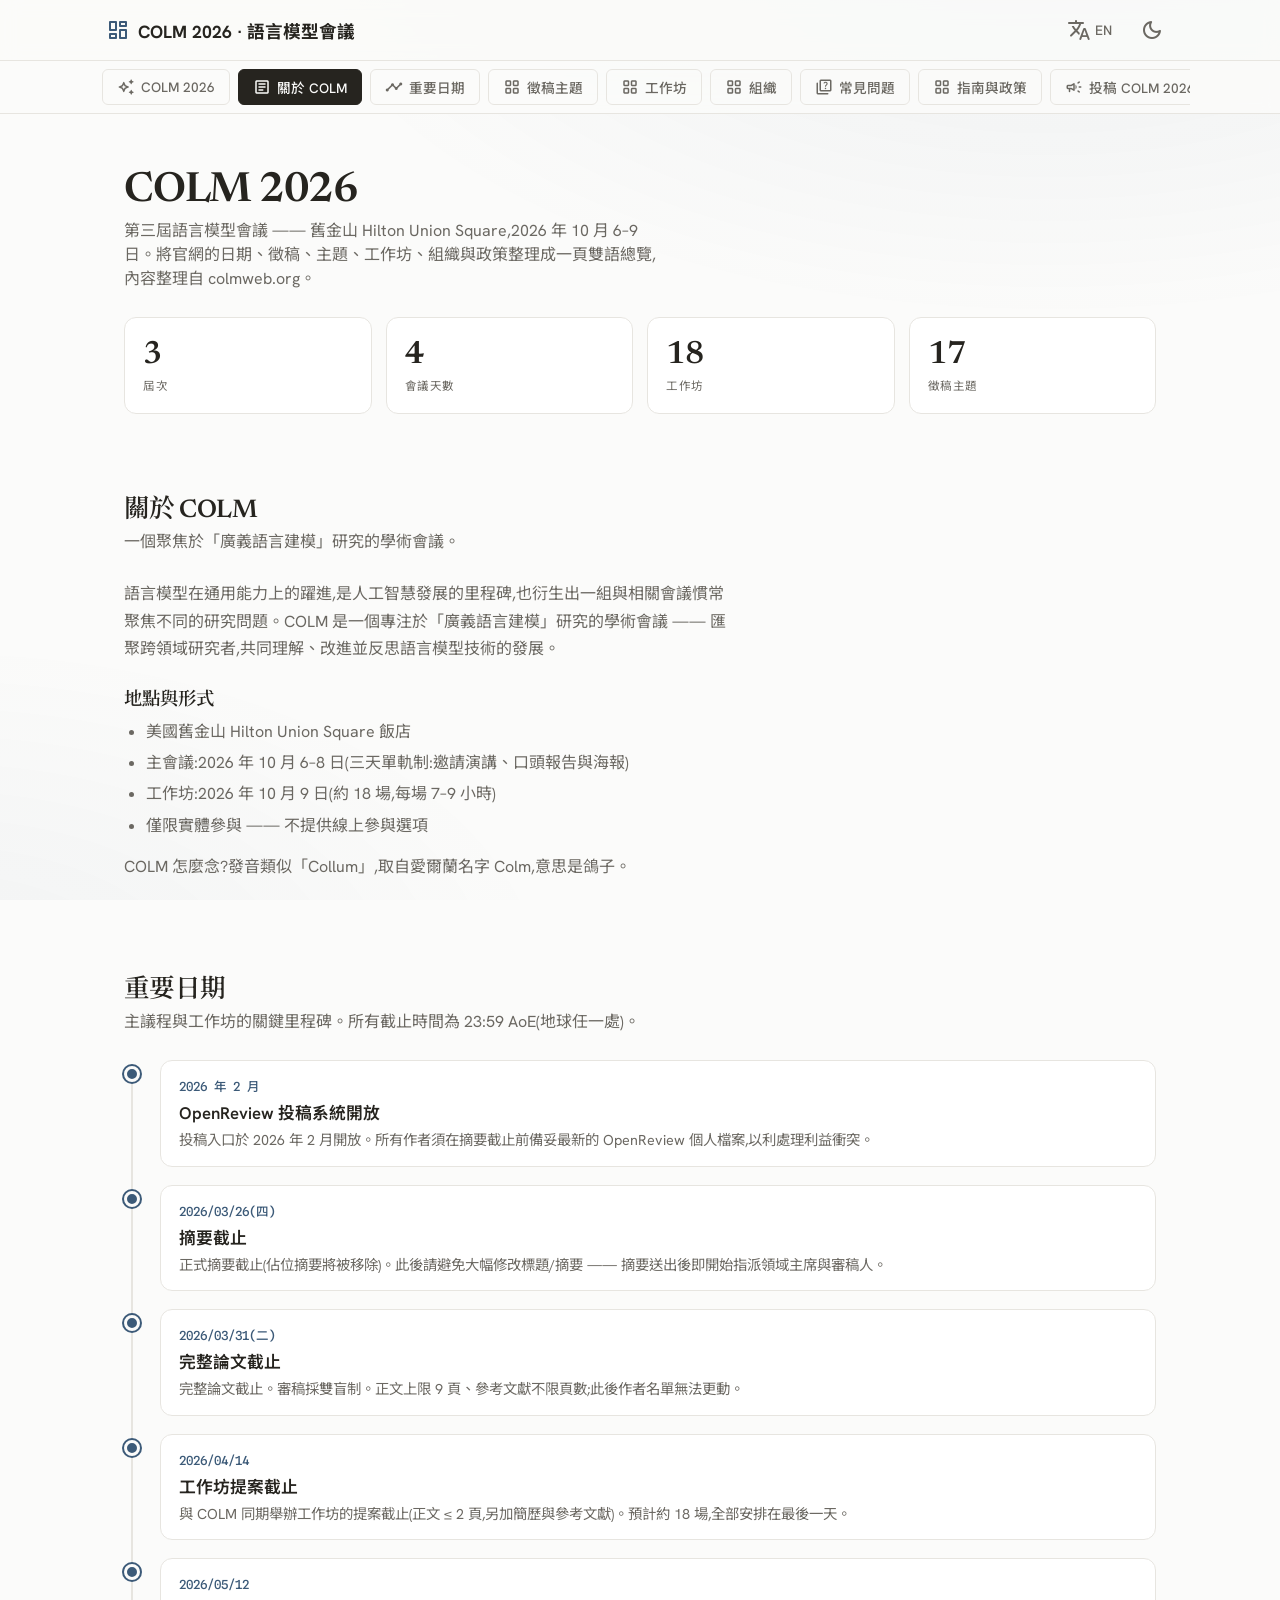
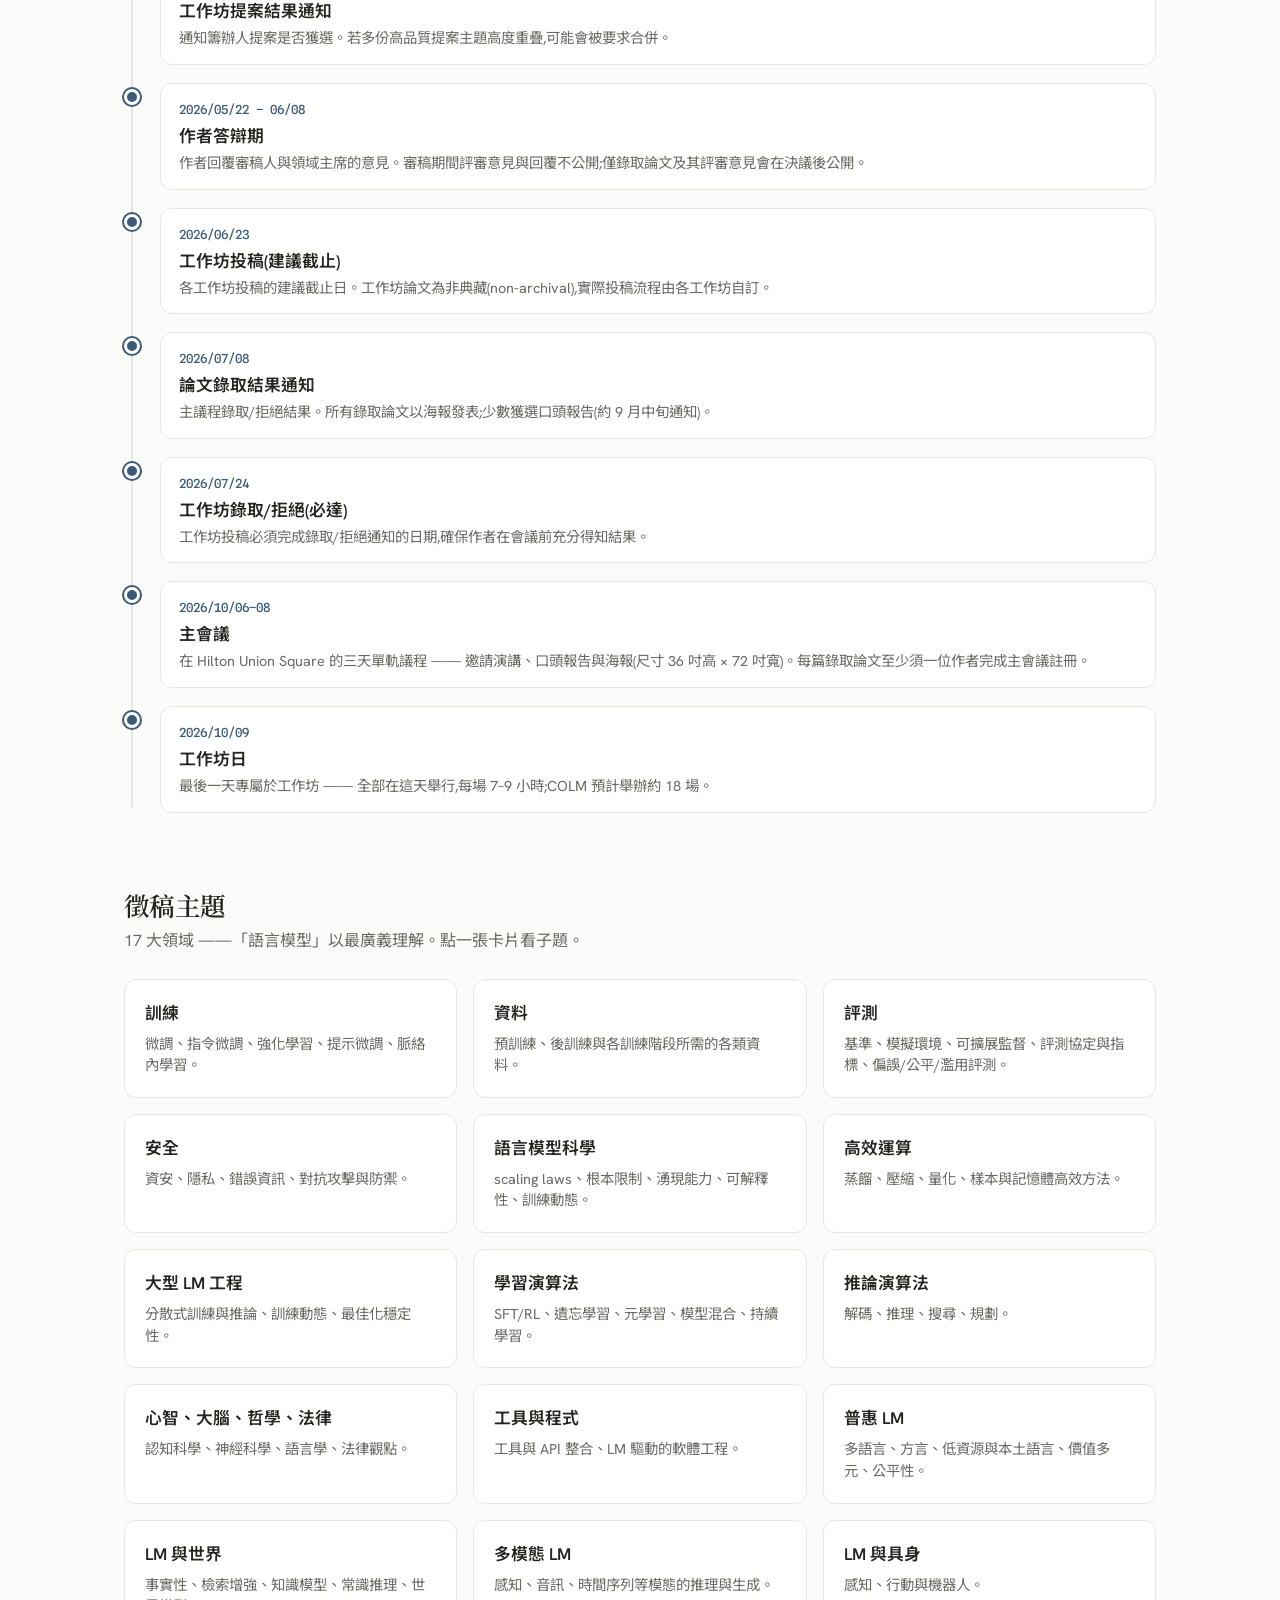
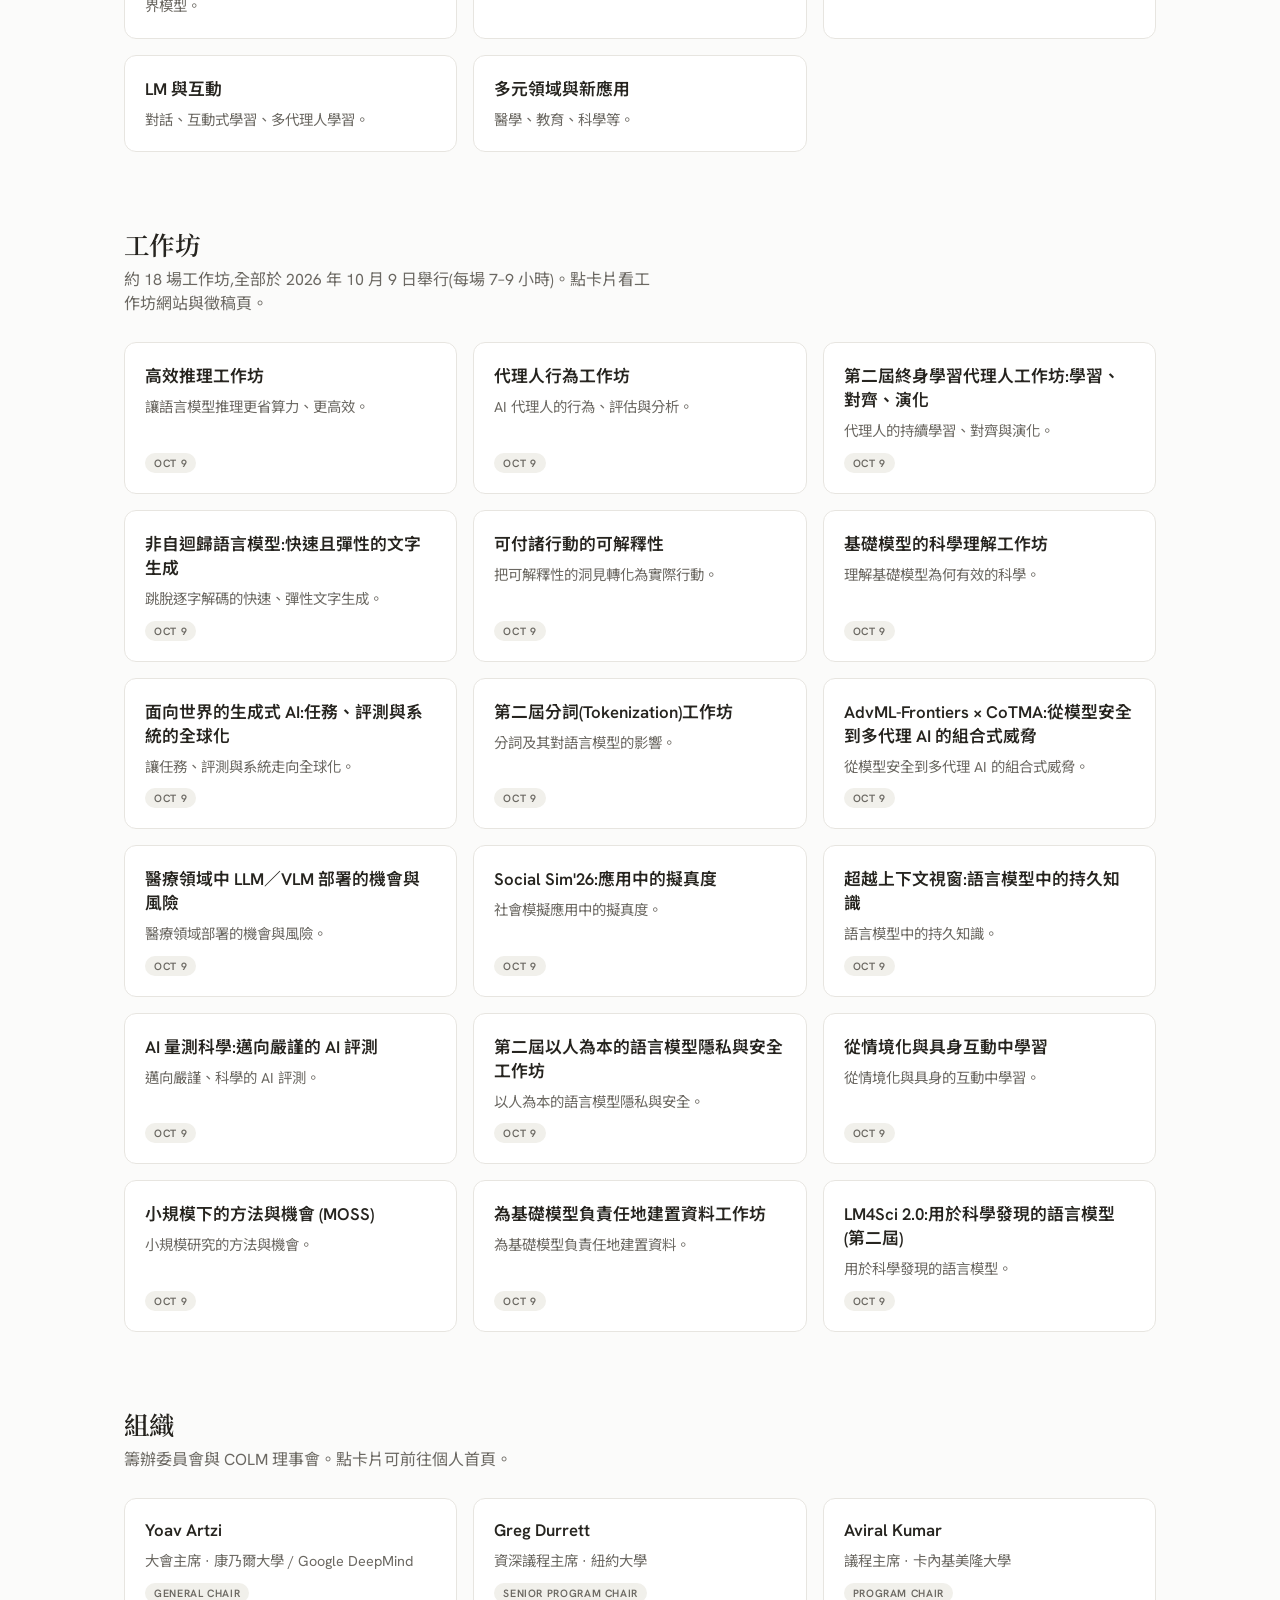
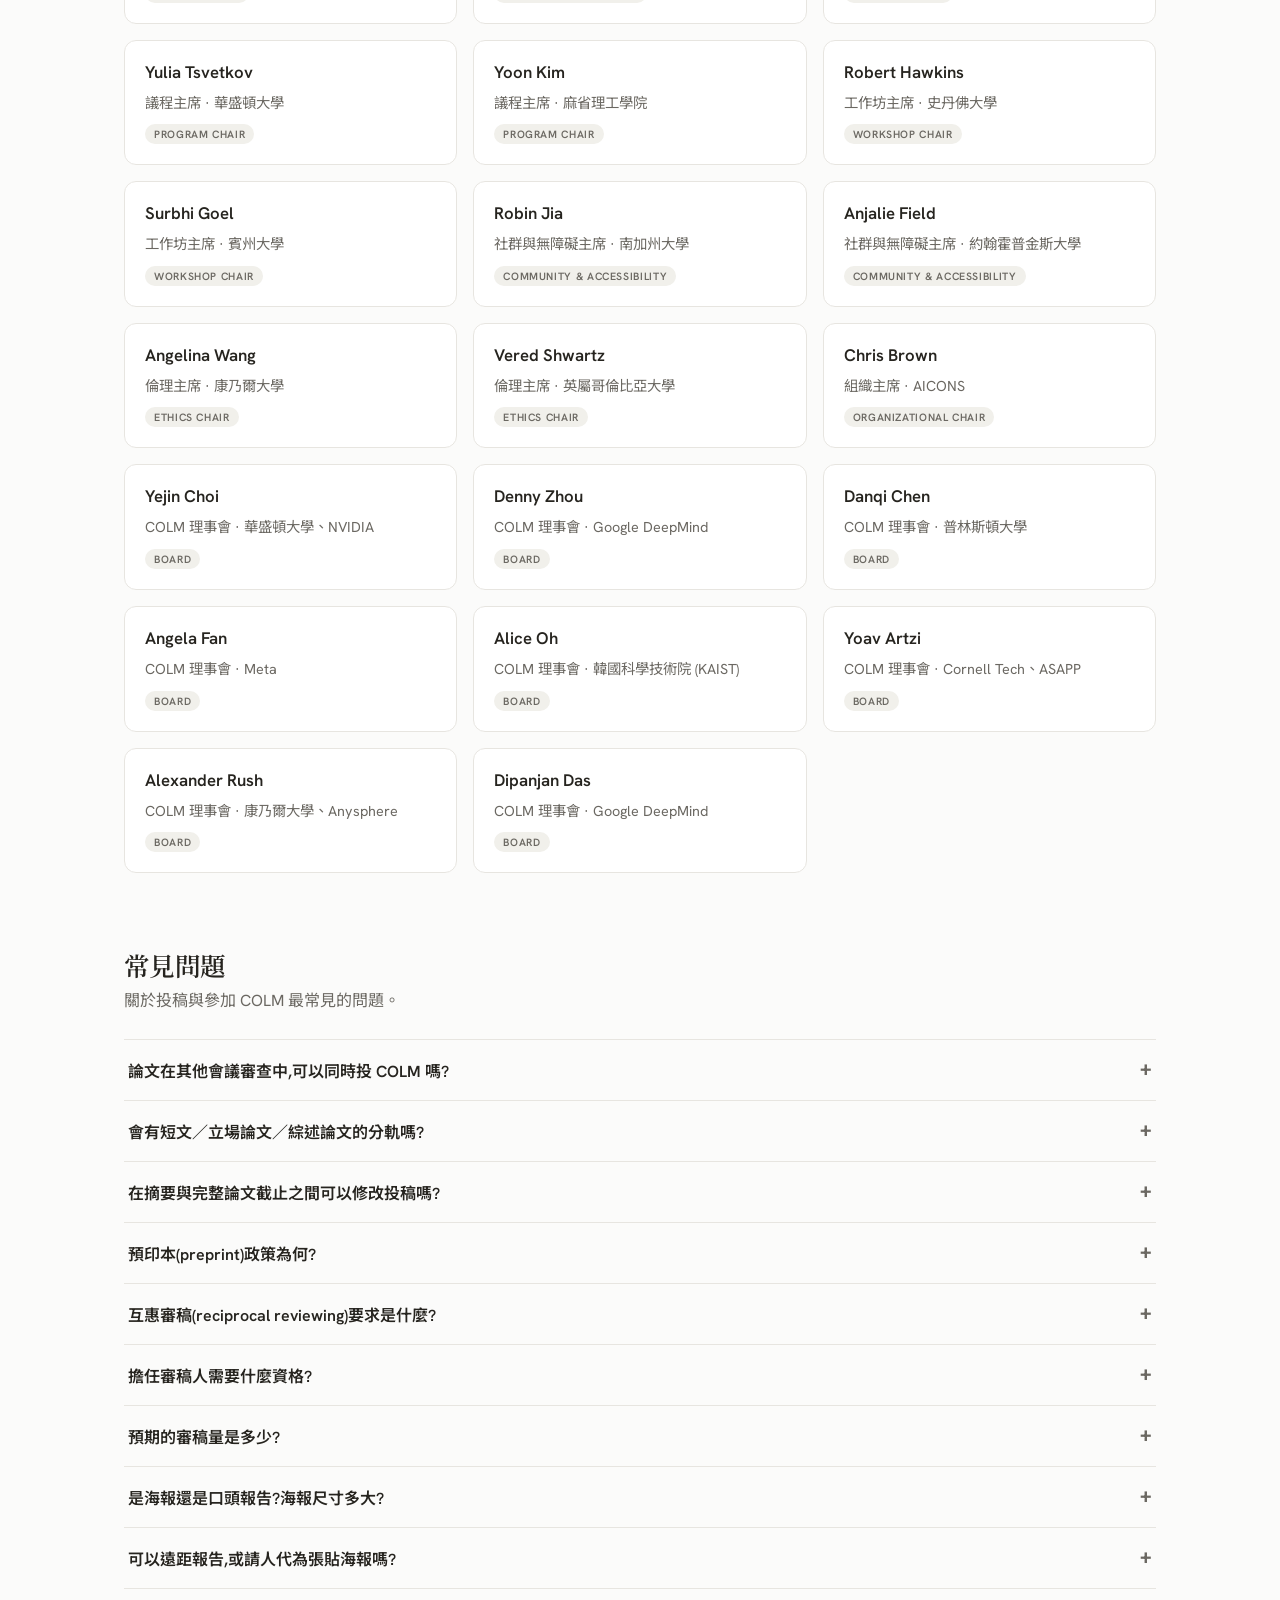
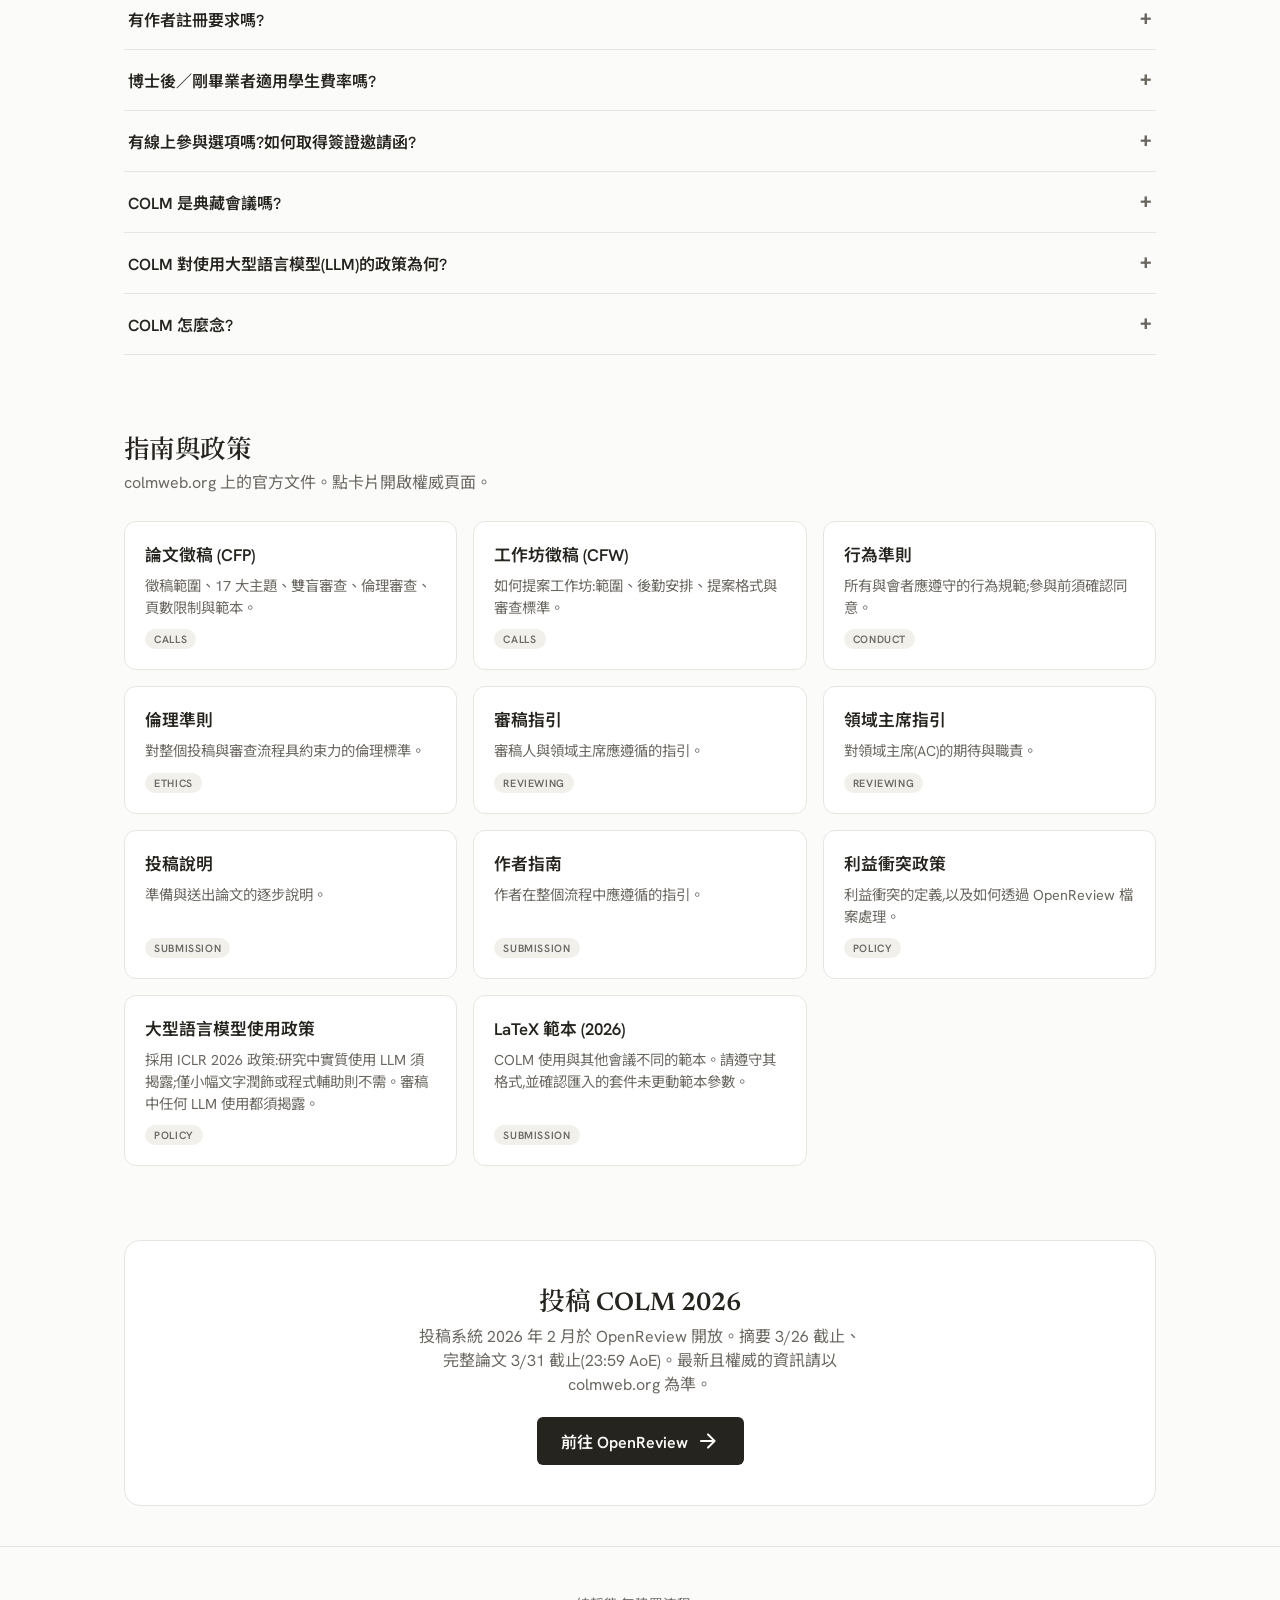
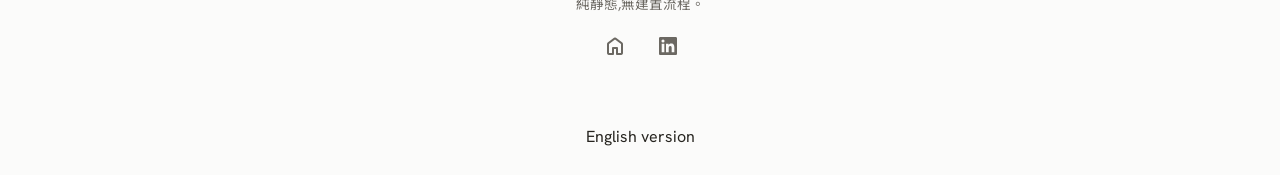
<file: index.html>
<!DOCTYPE html>
<html lang="zh-Hant" data-theme="light">
<head>
  <!-- ==== Google Analytics 4 (Measurement ID: G-55QL75DCKR) ==== -->
  <script async src="https://www.googletagmanager.com/gtag/js?id=G-55QL75DCKR"></script>
  <script>
    window.dataLayer = window.dataLayer || [];
    function gtag(){ dataLayer.push(arguments); }
    gtag('js', new Date());
    gtag('config', 'G-55QL75DCKR');
  </script>

  <meta charset="UTF-8" />
  <meta name="viewport" content="width=device-width, initial-scale=1.0, viewport-fit=cover" />

  <!-- ==== Primary meta ==== -->
  <title>COLM 2026 · Conference on Language Modeling / 語言模型會議</title>
  <meta name="description" content="Unofficial bilingual overview of COLM 2026 — the 3rd Conference on Language Modeling. Hilton Union Square, San Francisco, Oct 6–9, 2026. Dates, calls, topics, workshops, organizers, FAQ and policies, curated from colmweb.org." />
  <link rel="canonical" href="https://colm-info.peteraim.com/" />
  <link rel="alternate" hreflang="zh-Hant" href="https://colm-info.peteraim.com/" />
  <link rel="alternate" hreflang="en" href="https://colm-info.peteraim.com/en/" />
  <link rel="alternate" hreflang="x-default" href="https://colm-info.peteraim.com/" />
  <meta name="theme-color" content="#3C5A78" />

  <!-- ==== Open Graph ==== -->
  <meta property="og:type" content="website" />
  <meta property="og:title" content="COLM 2026 · Conference on Language Modeling / 語言模型會議" />
  <meta property="og:description" content="An unofficial, bilingual overview of COLM 2026 — San Francisco, Oct 6–9, 2026. Dates, calls, topics, workshops, people and policies, curated from colmweb.org." />
  <meta property="og:url" content="https://colm-info.peteraim.com/" />

  <!-- ==== Twitter ==== -->
  <meta name="twitter:card" content="summary" />
  <meta name="twitter:title" content="COLM 2026 · Conference on Language Modeling / 語言模型會議" />
  <meta name="twitter:description" content="An unofficial, bilingual overview of COLM 2026 — San Francisco, Oct 6–9, 2026." />

  <!-- ==== JSON-LD structured data ==== -->
  <script type="application/ld+json">
  {
    "@context": "https://schema.org",
    "@type": "WebSite",
    "name": "COLM 2026 · Conference on Language Modeling / 語言模型會議",
    "description": "Unofficial bilingual overview of COLM 2026 — the 3rd Conference on Language Modeling, San Francisco, Oct 6–9, 2026.",
    "url": "https://colm-info.peteraim.com/"
  }
  </script>

  <!-- ==== Fonts + icons (CDN, no local files) ==== -->
  <link rel="preconnect" href="https://fonts.googleapis.com" />
  <link rel="preconnect" href="https://fonts.gstatic.com" crossorigin />
  <link href="https://fonts.googleapis.com/css2?family=Hanken+Grotesk:wght@400;500;600;700&family=Newsreader:opsz,wght@6..72,400;6..72,500;6..72,600&family=Noto+Sans+TC:wght@400;500;700&family=Noto+Serif+TC:wght@500;600;700&family=Spline+Sans+Mono:wght@400;500&display=swap" rel="stylesheet" />
  <link href="https://fonts.googleapis.com/css2?family=Material+Symbols+Rounded:opsz,wght,FILL,GRAD@24,400,0,0&display=swap" rel="stylesheet" />

  <link rel="stylesheet" href="assets/styles.css" />
</head>
<body>
  <!-- ==== App bar ==== -->
  <header class="appbar">
    <div class="appbar__inner">
      <a class="brand" href="#top">
        <span class="material-symbols-rounded brand__logo">dashboard</span>
        <span class="brand__name" id="brandName">COLM 2026</span>
      </a>

      <div class="appbar__actions">
        <a class="icon-btn" id="langToggle" href="/en/"
           hreflang="en" lang="en" rel="alternate"
           title="Language" aria-label="View this page in English">
          <span class="material-symbols-rounded">translate</span>
          <span class="icon-btn__txt">EN</span>
        </a>

        <button class="icon-btn" id="themeToggle" type="button"
                title="Theme" aria-label="Toggle theme / 切換主題">
          <span class="material-symbols-rounded" id="themeIcon">dark_mode</span>
        </button>
      </div>
    </div>
  </header>

  <!-- ==== Sticky section nav (auto-generated anchor pills + scrollspy) ==== -->
  <nav class="sectionnav" id="sectionNav" aria-label="Section navigation">
    <div class="sectionnav__inner" id="sectionNavInner"></div>
  </nav>

  <span id="top"></span>

  <!-- ==== Composite sections (rendered in order from SITE_SECTIONS) ==== -->
  <main id="sections" aria-live="polite">
<section class="section section--hero" id="overview" aria-labelledby="overview-heading"><header class="section-head"><h2 id="overview-heading">COLM 2026</h2><p class="section-head__sub">第三屆語言模型會議 —— 舊金山 Hilton Union Square,2026 年 10 月 6–9 日。將官網的日期、徵稿、主題、工作坊、組織與政策整理成一頁雙語總覽,內容整理自 colmweb.org。</p></header><div class="hero__stats"><div class="hero__stat in" data-item=""><b class="hero__stat-value" data-count="3">3</b><span class="hero__stat-label">屆次</span></div><div class="hero__stat in" data-item=""><b class="hero__stat-value" data-count="4">4</b><span class="hero__stat-label">會議天數</span></div><div class="hero__stat in" data-item=""><b class="hero__stat-value" data-count="18">18</b><span class="hero__stat-label">工作坊</span></div><div class="hero__stat in" data-item=""><b class="hero__stat-value" data-count="17">17</b><span class="hero__stat-label">徵稿主題</span></div></div></section><section class="section section--prose" id="about" aria-labelledby="about-heading"><header class="section-head"><h2 id="about-heading">關於 COLM</h2><p class="section-head__sub">一個聚焦於「廣義語言建模」研究的學術會議。</p></header><div class="prose in" data-item=""><p>語言模型在通用能力上的躍進,是人工智慧發展的里程碑,也衍生出一組與相關會議慣常聚焦不同的研究問題。COLM 是一個專注於「廣義語言建模」研究的學術會議 —— 匯聚跨領域研究者,共同理解、改進並反思語言模型技術的發展。</p><h3>地點與形式</h3><ul><li>美國舊金山 Hilton Union Square 飯店</li><li>主會議:2026 年 10 月 6–8 日(三天單軌制:邀請演講、口頭報告與海報)</li><li>工作坊:2026 年 10 月 9 日(約 18 場,每場 7–9 小時)</li><li>僅限實體參與 —— 不提供線上參與選項</li></ul><p>COLM 怎麼念?發音類似「Collum」,取自愛爾蘭名字 Colm,意思是鴿子。</p></div></section><section class="section section--timeline" id="timeline" aria-labelledby="timeline-heading"><header class="section-head"><h2 id="timeline-heading">重要日期</h2><p class="section-head__sub">主議程與工作坊的關鍵里程碑。所有截止時間為 23:59 AoE(地球任一處)。</p></header><ol class="timeline"><li class="tl-item in" data-item=""><div class="tl-dot" aria-hidden="true"></div><div class="tl-card"><span class="tl-date">2026 年 2 月</span><h3 class="tl-title">OpenReview 投稿系統開放</h3><p class="tl-body">投稿入口於 2026 年 2 月開放。所有作者須在摘要截止前備妥最新的 OpenReview 個人檔案,以利處理利益衝突。</p></div></li><li class="tl-item in" data-item=""><div class="tl-dot" aria-hidden="true"></div><div class="tl-card"><span class="tl-date">2026/03/26(四)</span><h3 class="tl-title">摘要截止</h3><p class="tl-body">正式摘要截止(佔位摘要將被移除)。此後請避免大幅修改標題/摘要 —— 摘要送出後即開始指派領域主席與審稿人。</p></div></li><li class="tl-item in" data-item=""><div class="tl-dot" aria-hidden="true"></div><div class="tl-card"><span class="tl-date">2026/03/31(二)</span><h3 class="tl-title">完整論文截止</h3><p class="tl-body">完整論文截止。審稿採雙盲制。正文上限 9 頁、參考文獻不限頁數;此後作者名單無法更動。</p></div></li><li class="tl-item in" data-item=""><div class="tl-dot" aria-hidden="true"></div><div class="tl-card"><span class="tl-date">2026/04/14</span><h3 class="tl-title">工作坊提案截止</h3><p class="tl-body">與 COLM 同期舉辦工作坊的提案截止(正文 ≤ 2 頁,另加簡歷與參考文獻)。預計約 18 場,全部安排在最後一天。</p></div></li><li class="tl-item in" data-item=""><div class="tl-dot" aria-hidden="true"></div><div class="tl-card"><span class="tl-date">2026/05/12</span><h3 class="tl-title">工作坊提案結果通知</h3><p class="tl-body">通知籌辦人提案是否獲選。若多份高品質提案主題高度重疊,可能會被要求合併。</p></div></li><li class="tl-item in" data-item=""><div class="tl-dot" aria-hidden="true"></div><div class="tl-card"><span class="tl-date">2026/05/22 – 06/08</span><h3 class="tl-title">作者答辯期</h3><p class="tl-body">作者回覆審稿人與領域主席的意見。審稿期間評審意見與回覆不公開;僅錄取論文及其評審意見會在決議後公開。</p></div></li><li class="tl-item in" data-item=""><div class="tl-dot" aria-hidden="true"></div><div class="tl-card"><span class="tl-date">2026/06/23</span><h3 class="tl-title">工作坊投稿(建議截止)</h3><p class="tl-body">各工作坊投稿的建議截止日。工作坊論文為非典藏(non-archival),實際投稿流程由各工作坊自訂。</p></div></li><li class="tl-item in" data-item=""><div class="tl-dot" aria-hidden="true"></div><div class="tl-card"><span class="tl-date">2026/07/08</span><h3 class="tl-title">論文錄取結果通知</h3><p class="tl-body">主議程錄取/拒絕結果。所有錄取論文以海報發表;少數獲選口頭報告(約 9 月中旬通知)。</p></div></li><li class="tl-item in" data-item=""><div class="tl-dot" aria-hidden="true"></div><div class="tl-card"><span class="tl-date">2026/07/24</span><h3 class="tl-title">工作坊錄取/拒絕(必達)</h3><p class="tl-body">工作坊投稿必須完成錄取/拒絕通知的日期,確保作者在會議前充分得知結果。</p></div></li><li class="tl-item in" data-item=""><div class="tl-dot" aria-hidden="true"></div><div class="tl-card"><span class="tl-date">2026/10/06–08</span><h3 class="tl-title">主會議</h3><p class="tl-body">在 Hilton Union Square 的三天單軌議程 —— 邀請演講、口頭報告與海報(尺寸 36 吋高 × 72 吋寬)。每篇錄取論文至少須一位作者完成主會議註冊。</p></div></li><li class="tl-item in" data-item=""><div class="tl-dot" aria-hidden="true"></div><div class="tl-card"><span class="tl-date">2026/10/09</span><h3 class="tl-title">工作坊日</h3><p class="tl-body">最後一天專屬於工作坊 —— 全部在這天舉行,每場 7–9 小時;COLM 預計舉辦約 18 場。</p></div></li></ol></section><section class="section section--cards" id="topics" aria-labelledby="topics-heading"><header class="section-head"><h2 id="topics-heading">徵稿主題</h2><p class="section-head__sub">17 大領域 ——「語言模型」以最廣義理解。點一張卡片看子題。</p></header><div class="grid"><article class="card in" tabindex="0" role="button" data-item="" data-slug="t-training" aria-label="訓練"><h3 class="card__title">訓練</h3><p class="card__summary">微調、指令微調、強化學習、提示微調、脈絡內學習。</p></article><article class="card in" tabindex="0" role="button" data-item="" data-slug="t-data" aria-label="資料"><h3 class="card__title">資料</h3><p class="card__summary">預訓練、後訓練與各訓練階段所需的各類資料。</p></article><article class="card in" tabindex="0" role="button" data-item="" data-slug="t-eval" aria-label="評測"><h3 class="card__title">評測</h3><p class="card__summary">基準、模擬環境、可擴展監督、評測協定與指標、偏誤/公平/濫用評測。</p></article><article class="card in" tabindex="0" role="button" data-item="" data-slug="t-safety" aria-label="安全"><h3 class="card__title">安全</h3><p class="card__summary">資安、隱私、錯誤資訊、對抗攻擊與防禦。</p></article><article class="card in" tabindex="0" role="button" data-item="" data-slug="t-science" aria-label="語言模型科學"><h3 class="card__title">語言模型科學</h3><p class="card__summary">scaling laws、根本限制、湧現能力、可解釋性、訓練動態。</p></article><article class="card in" tabindex="0" role="button" data-item="" data-slug="t-efficient" aria-label="高效運算"><h3 class="card__title">高效運算</h3><p class="card__summary">蒸餾、壓縮、量化、樣本與記憶體高效方法。</p></article><article class="card in" tabindex="0" role="button" data-item="" data-slug="t-engineering" aria-label="大型 LM 工程"><h3 class="card__title">大型 LM 工程</h3><p class="card__summary">分散式訓練與推論、訓練動態、最佳化穩定性。</p></article><article class="card in" tabindex="0" role="button" data-item="" data-slug="t-learning" aria-label="學習演算法"><h3 class="card__title">學習演算法</h3><p class="card__summary">SFT/RL、遺忘學習、元學習、模型混合、持續學習。</p></article><article class="card in" tabindex="0" role="button" data-item="" data-slug="t-inference" aria-label="推論演算法"><h3 class="card__title">推論演算法</h3><p class="card__summary">解碼、推理、搜尋、規劃。</p></article><article class="card in" tabindex="0" role="button" data-item="" data-slug="t-mind" aria-label="心智、大腦、哲學、法律"><h3 class="card__title">心智、大腦、哲學、法律</h3><p class="card__summary">認知科學、神經科學、語言學、法律觀點。</p></article><article class="card in" tabindex="0" role="button" data-item="" data-slug="t-tools" aria-label="工具與程式"><h3 class="card__title">工具與程式</h3><p class="card__summary">工具與 API 整合、LM 驅動的軟體工程。</p></article><article class="card in" tabindex="0" role="button" data-item="" data-slug="t-everyone" aria-label="普惠 LM"><h3 class="card__title">普惠 LM</h3><p class="card__summary">多語言、方言、低資源與本土語言、價值多元、公平性。</p></article><article class="card in" tabindex="0" role="button" data-item="" data-slug="t-world" aria-label="LM 與世界"><h3 class="card__title">LM 與世界</h3><p class="card__summary">事實性、檢索增強、知識模型、常識推理、世界模型。</p></article><article class="card in" tabindex="0" role="button" data-item="" data-slug="t-multimodal" aria-label="多模態 LM"><h3 class="card__title">多模態 LM</h3><p class="card__summary">感知、音訊、時間序列等模態的推理與生成。</p></article><article class="card in" tabindex="0" role="button" data-item="" data-slug="t-embodiment" aria-label="LM 與具身"><h3 class="card__title">LM 與具身</h3><p class="card__summary">感知、行動與機器人。</p></article><article class="card in" tabindex="0" role="button" data-item="" data-slug="t-interaction" aria-label="LM 與互動"><h3 class="card__title">LM 與互動</h3><p class="card__summary">對話、互動式學習、多代理人學習。</p></article><article class="card in" tabindex="0" role="button" data-item="" data-slug="t-domains" aria-label="多元領域與新應用"><h3 class="card__title">多元領域與新應用</h3><p class="card__summary">醫學、教育、科學等。</p></article></div></section><section class="section section--cards" id="workshops" aria-labelledby="workshops-heading"><header class="section-head"><h2 id="workshops-heading">工作坊</h2><p class="section-head__sub">約 18 場工作坊,全部於 2026 年 10 月 9 日舉行(每場 7–9 小時)。點卡片看工作坊網站與徵稿頁。</p></header><div class="grid"><article class="card in" tabindex="0" role="button" data-item="" data-slug="w-efficient-reasoning" aria-label="高效推理工作坊"><h3 class="card__title">高效推理工作坊</h3><p class="card__summary">讓語言模型推理更省算力、更高效。</p><div class="card__tags"><span class="tag">Oct 9</span></div></article><article class="card in" tabindex="0" role="button" data-item="" data-slug="w-agent-behavior" aria-label="代理人行為工作坊"><h3 class="card__title">代理人行為工作坊</h3><p class="card__summary">AI 代理人的行為、評估與分析。</p><div class="card__tags"><span class="tag">Oct 9</span></div></article><article class="card in" tabindex="0" role="button" data-item="" data-slug="w-lifelong-agent" aria-label="第二屆終身學習代理人工作坊:學習、對齊、演化"><h3 class="card__title">第二屆終身學習代理人工作坊:學習、對齊、演化</h3><p class="card__summary">代理人的持續學習、對齊與演化。</p><div class="card__tags"><span class="tag">Oct 9</span></div></article><article class="card in" tabindex="0" role="button" data-item="" data-slug="w-nonar-lm" aria-label="非自迴歸語言模型:快速且彈性的文字生成"><h3 class="card__title">非自迴歸語言模型:快速且彈性的文字生成</h3><p class="card__summary">跳脫逐字解碼的快速、彈性文字生成。</p><div class="card__tags"><span class="tag">Oct 9</span></div></article><article class="card in" tabindex="0" role="button" data-item="" data-slug="w-actionable-interp" aria-label="可付諸行動的可解釋性"><h3 class="card__title">可付諸行動的可解釋性</h3><p class="card__summary">把可解釋性的洞見轉化為實際行動。</p><div class="card__tags"><span class="tag">Oct 9</span></div></article><article class="card in" tabindex="0" role="button" data-item="" data-slug="w-science-fm" aria-label="基礎模型的科學理解工作坊"><h3 class="card__title">基礎模型的科學理解工作坊</h3><p class="card__summary">理解基礎模型為何有效的科學。</p><div class="card__tags"><span class="tag">Oct 9</span></div></article><article class="card in" tabindex="0" role="button" data-item="" data-slug="w-genai4world" aria-label="面向世界的生成式 AI:任務、評測與系統的全球化"><h3 class="card__title">面向世界的生成式 AI:任務、評測與系統的全球化</h3><p class="card__summary">讓任務、評測與系統走向全球化。</p><div class="card__tags"><span class="tag">Oct 9</span></div></article><article class="card in" tabindex="0" role="button" data-item="" data-slug="w-tokenization" aria-label="第二屆分詞(Tokenization)工作坊"><h3 class="card__title">第二屆分詞(Tokenization)工作坊</h3><p class="card__summary">分詞及其對語言模型的影響。</p><div class="card__tags"><span class="tag">Oct 9</span></div></article><article class="card in" tabindex="0" role="button" data-item="" data-slug="w-advml-cotma" aria-label="AdvML-Frontiers × CoTMA:從模型安全到多代理 AI 的組合式威脅"><h3 class="card__title">AdvML-Frontiers × CoTMA:從模型安全到多代理 AI 的組合式威脅</h3><p class="card__summary">從模型安全到多代理 AI 的組合式威脅。</p><div class="card__tags"><span class="tag">Oct 9</span></div></article><article class="card in" tabindex="0" role="button" data-item="" data-slug="w-daih-healthcare" aria-label="醫療領域中 LLM／VLM 部署的機會與風險"><h3 class="card__title">醫療領域中 LLM／VLM 部署的機會與風險</h3><p class="card__summary">醫療領域部署的機會與風險。</p><div class="card__tags"><span class="tag">Oct 9</span></div></article><article class="card in" tabindex="0" role="button" data-item="" data-slug="w-social-sim" aria-label="Social Sim'26:應用中的擬真度"><h3 class="card__title">Social Sim'26:應用中的擬真度</h3><p class="card__summary">社會模擬應用中的擬真度。</p><div class="card__tags"><span class="tag">Oct 9</span></div></article><article class="card in" tabindex="0" role="button" data-item="" data-slug="w-context-window" aria-label="超越上下文視窗:語言模型中的持久知識"><h3 class="card__title">超越上下文視窗:語言模型中的持久知識</h3><p class="card__summary">語言模型中的持久知識。</p><div class="card__tags"><span class="tag">Oct 9</span></div></article><article class="card in" tabindex="0" role="button" data-item="" data-slug="w-ai-measurement" aria-label="AI 量測科學:邁向嚴謹的 AI 評測"><h3 class="card__title">AI 量測科學:邁向嚴謹的 AI 評測</h3><p class="card__summary">邁向嚴謹、科學的 AI 評測。</p><div class="card__tags"><span class="tag">Oct 9</span></div></article><article class="card in" tabindex="0" role="button" data-item="" data-slug="w-haips-privacy" aria-label="第二屆以人為本的語言模型隱私與安全工作坊"><h3 class="card__title">第二屆以人為本的語言模型隱私與安全工作坊</h3><p class="card__summary">以人為本的語言模型隱私與安全。</p><div class="card__tags"><span class="tag">Oct 9</span></div></article><article class="card in" tabindex="0" role="button" data-item="" data-slug="w-situated-embodied" aria-label="從情境化與具身互動中學習"><h3 class="card__title">從情境化與具身互動中學習</h3><p class="card__summary">從情境化與具身的互動中學習。</p><div class="card__tags"><span class="tag">Oct 9</span></div></article><article class="card in" tabindex="0" role="button" data-item="" data-slug="w-moss-small-scale" aria-label="小規模下的方法與機會 (MOSS)"><h3 class="card__title">小規模下的方法與機會 (MOSS)</h3><p class="card__summary">小規模研究的方法與機會。</p><div class="card__tags"><span class="tag">Oct 9</span></div></article><article class="card in" tabindex="0" role="button" data-item="" data-slug="w-redata" aria-label="為基礎模型負責任地建置資料工作坊"><h3 class="card__title">為基礎模型負責任地建置資料工作坊</h3><p class="card__summary">為基礎模型負責任地建置資料。</p><div class="card__tags"><span class="tag">Oct 9</span></div></article><article class="card in" tabindex="0" role="button" data-item="" data-slug="w-lm4sci" aria-label="LM4Sci 2.0:用於科學發現的語言模型(第二屆)"><h3 class="card__title">LM4Sci 2.0:用於科學發現的語言模型(第二屆)</h3><p class="card__summary">用於科學發現的語言模型。</p><div class="card__tags"><span class="tag">Oct 9</span></div></article></div></section><section class="section section--cards" id="people" aria-labelledby="people-heading"><header class="section-head"><h2 id="people-heading">組織</h2><p class="section-head__sub">籌辦委員會與 COLM 理事會。點卡片可前往個人首頁。</p></header><div class="grid"><article class="card in" tabindex="0" role="button" data-item="" data-slug="p-yoav-artzi" aria-label="Yoav Artzi"><h3 class="card__title">Yoav Artzi</h3><p class="card__summary">大會主席 · 康乃爾大學 / Google DeepMind</p><div class="card__tags"><span class="tag">General Chair</span></div></article><article class="card in" tabindex="0" role="button" data-item="" data-slug="p-greg-durrett" aria-label="Greg Durrett"><h3 class="card__title">Greg Durrett</h3><p class="card__summary">資深議程主席 · 紐約大學</p><div class="card__tags"><span class="tag">Senior Program Chair</span></div></article><article class="card in" tabindex="0" role="button" data-item="" data-slug="p-aviral-kumar" aria-label="Aviral Kumar"><h3 class="card__title">Aviral Kumar</h3><p class="card__summary">議程主席 · 卡內基美隆大學</p><div class="card__tags"><span class="tag">Program Chair</span></div></article><article class="card in" tabindex="0" role="button" data-item="" data-slug="p-yulia-tsvetkov" aria-label="Yulia Tsvetkov"><h3 class="card__title">Yulia Tsvetkov</h3><p class="card__summary">議程主席 · 華盛頓大學</p><div class="card__tags"><span class="tag">Program Chair</span></div></article><article class="card in" tabindex="0" role="button" data-item="" data-slug="p-yoon-kim" aria-label="Yoon Kim"><h3 class="card__title">Yoon Kim</h3><p class="card__summary">議程主席 · 麻省理工學院</p><div class="card__tags"><span class="tag">Program Chair</span></div></article><article class="card in" tabindex="0" role="button" data-item="" data-slug="p-robert-hawkins" aria-label="Robert Hawkins"><h3 class="card__title">Robert Hawkins</h3><p class="card__summary">工作坊主席 · 史丹佛大學</p><div class="card__tags"><span class="tag">Workshop Chair</span></div></article><article class="card in" tabindex="0" role="button" data-item="" data-slug="p-subhi-goel" aria-label="Surbhi Goel"><h3 class="card__title">Surbhi Goel</h3><p class="card__summary">工作坊主席 · 賓州大學</p><div class="card__tags"><span class="tag">Workshop Chair</span></div></article><article class="card in" tabindex="0" role="button" data-item="" data-slug="p-robin-jia" aria-label="Robin Jia"><h3 class="card__title">Robin Jia</h3><p class="card__summary">社群與無障礙主席 · 南加州大學</p><div class="card__tags"><span class="tag">Community &amp; Accessibility</span></div></article><article class="card in" tabindex="0" role="button" data-item="" data-slug="p-anjalie-field" aria-label="Anjalie Field"><h3 class="card__title">Anjalie Field</h3><p class="card__summary">社群與無障礙主席 · 約翰霍普金斯大學</p><div class="card__tags"><span class="tag">Community &amp; Accessibility</span></div></article><article class="card in" tabindex="0" role="button" data-item="" data-slug="p-angelina-wang" aria-label="Angelina Wang"><h3 class="card__title">Angelina Wang</h3><p class="card__summary">倫理主席 · 康乃爾大學</p><div class="card__tags"><span class="tag">Ethics Chair</span></div></article><article class="card in" tabindex="0" role="button" data-item="" data-slug="p-vered-shwartz" aria-label="Vered Shwartz"><h3 class="card__title">Vered Shwartz</h3><p class="card__summary">倫理主席 · 英屬哥倫比亞大學</p><div class="card__tags"><span class="tag">Ethics Chair</span></div></article><article class="card in" tabindex="0" role="button" data-item="" data-slug="p-chris-brown" aria-label="Chris Brown"><h3 class="card__title">Chris Brown</h3><p class="card__summary">組織主席 · AICONS</p><div class="card__tags"><span class="tag">Organizational Chair</span></div></article><article class="card in" tabindex="0" role="button" data-item="" data-slug="b-yejin-choi" aria-label="Yejin Choi"><h3 class="card__title">Yejin Choi</h3><p class="card__summary">COLM 理事會 · 華盛頓大學、NVIDIA</p><div class="card__tags"><span class="tag">Board</span></div></article><article class="card in" tabindex="0" role="button" data-item="" data-slug="b-denny-zhou" aria-label="Denny Zhou"><h3 class="card__title">Denny Zhou</h3><p class="card__summary">COLM 理事會 · Google DeepMind</p><div class="card__tags"><span class="tag">Board</span></div></article><article class="card in" tabindex="0" role="button" data-item="" data-slug="b-danqi-chen" aria-label="Danqi Chen"><h3 class="card__title">Danqi Chen</h3><p class="card__summary">COLM 理事會 · 普林斯頓大學</p><div class="card__tags"><span class="tag">Board</span></div></article><article class="card in" tabindex="0" role="button" data-item="" data-slug="b-angela-fan" aria-label="Angela Fan"><h3 class="card__title">Angela Fan</h3><p class="card__summary">COLM 理事會 · Meta</p><div class="card__tags"><span class="tag">Board</span></div></article><article class="card in" tabindex="0" role="button" data-item="" data-slug="b-alice-oh" aria-label="Alice Oh"><h3 class="card__title">Alice Oh</h3><p class="card__summary">COLM 理事會 · 韓國科學技術院 (KAIST)</p><div class="card__tags"><span class="tag">Board</span></div></article><article class="card in" tabindex="0" role="button" data-item="" data-slug="b-yoav-artzi-board" aria-label="Yoav Artzi"><h3 class="card__title">Yoav Artzi</h3><p class="card__summary">COLM 理事會 · Cornell Tech、ASAPP</p><div class="card__tags"><span class="tag">Board</span></div></article><article class="card in" tabindex="0" role="button" data-item="" data-slug="b-alexander-rush" aria-label="Alexander Rush"><h3 class="card__title">Alexander Rush</h3><p class="card__summary">COLM 理事會 · 康乃爾大學、Anysphere</p><div class="card__tags"><span class="tag">Board</span></div></article><article class="card in" tabindex="0" role="button" data-item="" data-slug="b-dipanjan-das" aria-label="Dipanjan Das"><h3 class="card__title">Dipanjan Das</h3><p class="card__summary">COLM 理事會 · Google DeepMind</p><div class="card__tags"><span class="tag">Board</span></div></article></div></section><section class="section section--accordion" id="faq" aria-labelledby="faq-heading"><header class="section-head"><h2 id="faq-heading">常見問題</h2><p class="section-head__sub">關於投稿與參加 COLM 最常見的問題。</p></header><div class="accordion"><details class="acc-item in" data-item=""><summary class="acc-q"><span>論文在其他會議審查中,可以同時投 COLM 嗎?</span><span class="material-symbols-rounded acc-chevron" aria-hidden="true">expand_more</span></summary><div class="acc-a">不行 —— COLM 不允許重複投稿。在 COLM 審查中的完整論文不得同時於其他會議(如 ICML／NeurIPS)審查;任何處於 ARR 流程(不論階段)的論文都算作投稿中。重複投稿檢查會在完整論文截止後進行。同時投稿至非典藏工作坊則不受限。</div></details><details class="acc-item in" data-item=""><summary class="acc-q"><span>會有短文／立場論文／綜述論文的分軌嗎?</span><span class="material-symbols-rounded acc-chevron" aria-hidden="true">expand_more</span></summary><div class="acc-a">2026 年為求流程簡化,沒有獨立的短文分軌,也不另設立場論文的徵稿或審查。同樣沒有專門的綜述論文分軌,但你仍可投稿綜述論文,系統會分派給合適的領域主席與審稿人。</div></details><details class="acc-item in" data-item=""><summary class="acc-q"><span>在摘要與完整論文截止之間可以修改投稿嗎?</span><span class="material-symbols-rounded acc-chevron" aria-hidden="true">expand_more</span></summary><div class="acc-a">可以 —— 所有欄位在完整論文截止前都可編輯,但請盡量減少修改,以免影響程序委員會的作業。</div></details><details class="acc-item in" data-item=""><summary class="acc-q"><span>預印本(preprint)政策為何?</span><span class="material-symbols-rounded acc-chevron" aria-hidden="true">expand_more</span></summary><div class="acc-a">允許非匿名的預印本(arXiv、社群媒體、網站)。審稿人會被告知不主動搜尋預印本,即使看到也不構成利益衝突。你可以投稿已是預印本的研究而不引用它,但作者過去已發表的相關著作仍須引用,並做適當匿名化。</div></details><details class="acc-item in" data-item=""><summary class="acc-q"><span>互惠審稿(reciprocal reviewing)要求是什麼?</span><span class="material-symbols-rounded acc-chevron" aria-hidden="true">expand_more</span></summary><div class="acc-a">有兩項要求。每篇投稿:每篇論文須貢獻一位審稿人(表單可指定一位或標記豁免)。每位作者:在 4 篇以上投稿掛名的作者會自動被加入審稿池,除非已是程序委員會或組織成員。目的是讓審稿人數量隨投稿量擴充。</div></details><details class="acc-item in" data-item=""><summary class="acc-q"><span>擔任審稿人需要什麼資格?</span><span class="material-symbols-rounded acc-chevron" aria-hidden="true">expand_more</span></summary><div class="acc-a">審稿人應具備相當於機器學習領域二年級研究生的研究經驗,並曾在相關會議(如 ACL、EMNLP、ICML、NeurIPS、ICLR)以主要作者身分發表至少兩篇同儕審查論文。強烈建議首次審稿者尋找具資格與經驗的指導者協助。</div></details><details class="acc-item in" data-item=""><summary class="acc-q"><span>預期的審稿量是多少?</span><span class="material-symbols-rounded acc-chevron" aria-hidden="true">expand_more</span></summary><div class="acc-a">每位審稿人最多約 5 篇論文。</div></details><details class="acc-item in" data-item=""><summary class="acc-q"><span>是海報還是口頭報告?海報尺寸多大?</span><span class="material-symbols-rounded acc-chevron" aria-hidden="true">expand_more</span></summary><div class="acc-a">所有論文皆以海報發表;少數會獲選為口頭報告(作者約於 9 月中旬收到通知)。海報尺寸為 36 英吋(高)× 72 英吋(寬)。</div></details><details class="acc-item in" data-item=""><summary class="acc-q"><span>可以遠距報告,或請人代為張貼海報嗎?</span><span class="material-symbols-rounded acc-chevron" aria-hidden="true">expand_more</span></summary><div class="acc-a">不提供遠距報告,大會也無法代為張貼海報。COLM 僅限實體參與,投稿即代表負有到場發表的責任。若你確實無法出席,建議請一位會出席的同事代為報告。</div></details><details class="acc-item in" data-item=""><summary class="acc-q"><span>有作者註冊要求嗎?</span><span class="material-symbols-rounded acc-chevron" aria-hidden="true">expand_more</span></summary><div class="acc-a">每篇錄取論文至少須有一位作者完成主會議註冊(僅註冊工作坊不算)。學生只需學生註冊即可;即使一位作者有多篇錄取論文,也只需一次註冊。</div></details><details class="acc-item in" data-item=""><summary class="acc-q"><span>博士後／剛畢業者適用學生費率嗎?</span><span class="material-symbols-rounded acc-chevron" aria-hidden="true">expand_more</span></summary><div class="acc-a">若你是剛畢業、以學生身分發表者,請以「學生」註冊。其他非業界研究者 —— 包含博士後、教職與獨立研究者 —— 應以「學術」身分註冊。</div></details><details class="acc-item in" data-item=""><summary class="acc-q"><span>有線上參與選項嗎?如何取得簽證邀請函?</span><span class="material-symbols-rounded acc-chevron" aria-hidden="true">expand_more</span></summary><div class="acc-a">COLM 僅限實體參與,沒有線上參與選項。完成註冊後,你可下載供簽證使用的邀請函。</div></details><details class="acc-item in" data-item=""><summary class="acc-q"><span>COLM 是典藏會議嗎?</span><span class="material-symbols-rounded acc-chevron" aria-hidden="true">expand_more</span></summary><div class="acc-a">是的,COLM 為典藏(archival)會議。你可以另外投稿至非典藏的場合,但不得投稿至其他典藏會議。</div></details><details class="acc-item in" data-item=""><summary class="acc-q"><span>COLM 對使用大型語言模型(LLM)的政策為何?</span><span class="material-symbols-rounded acc-chevron" aria-hidden="true">expand_more</span></summary><div class="acc-a">COLM 2026 採用 ICLR 2026 的 LLM 政策(修改為:寫作/程式上的輕微協助不需揭露)。實質使用 —— 發想點子、撰寫原創內容或參考文獻、生成資料/圖表、用於評估 —— 須揭露。審稿中任何 LLM 使用都須揭露。作者與審稿人對自身貢獻負最終責任。</div></details><details class="acc-item in" data-item=""><summary class="acc-q"><span>COLM 怎麼念?</span><span class="material-symbols-rounded acc-chevron" aria-hidden="true">expand_more</span></summary><div class="acc-a">念作「Collum」,取自愛爾蘭名字 Colm —— 意思是鴿子。</div></details></div></section><section class="section section--cards" id="policies" aria-labelledby="policies-heading"><header class="section-head"><h2 id="policies-heading">指南與政策</h2><p class="section-head__sub">colmweb.org 上的官方文件。點卡片開啟權威頁面。</p></header><div class="grid"><article class="card in" tabindex="0" role="button" data-item="" data-slug="g-cfp" aria-label="論文徵稿 (CFP)"><h3 class="card__title">論文徵稿 (CFP)</h3><p class="card__summary">徵稿範圍、17 大主題、雙盲審查、倫理審查、頁數限制與範本。</p><div class="card__tags"><span class="tag">Calls</span></div></article><article class="card in" tabindex="0" role="button" data-item="" data-slug="g-cfw" aria-label="工作坊徵稿 (CFW)"><h3 class="card__title">工作坊徵稿 (CFW)</h3><p class="card__summary">如何提案工作坊:範圍、後勤安排、提案格式與審查標準。</p><div class="card__tags"><span class="tag">Calls</span></div></article><article class="card in" tabindex="0" role="button" data-item="" data-slug="g-coc" aria-label="行為準則"><h3 class="card__title">行為準則</h3><p class="card__summary">所有與會者應遵守的行為規範;參與前須確認同意。</p><div class="card__tags"><span class="tag">Conduct</span></div></article><article class="card in" tabindex="0" role="button" data-item="" data-slug="g-coe" aria-label="倫理準則"><h3 class="card__title">倫理準則</h3><p class="card__summary">對整個投稿與審查流程具約束力的倫理標準。</p><div class="card__tags"><span class="tag">Ethics</span></div></article><article class="card in" tabindex="0" role="button" data-item="" data-slug="g-review" aria-label="審稿指引"><h3 class="card__title">審稿指引</h3><p class="card__summary">審稿人與領域主席應遵循的指引。</p><div class="card__tags"><span class="tag">Reviewing</span></div></article><article class="card in" tabindex="0" role="button" data-item="" data-slug="g-ac" aria-label="領域主席指引"><h3 class="card__title">領域主席指引</h3><p class="card__summary">對領域主席(AC)的期待與職責。</p><div class="card__tags"><span class="tag">Reviewing</span></div></article><article class="card in" tabindex="0" role="button" data-item="" data-slug="g-submission" aria-label="投稿說明"><h3 class="card__title">投稿說明</h3><p class="card__summary">準備與送出論文的逐步說明。</p><div class="card__tags"><span class="tag">Submission</span></div></article><article class="card in" tabindex="0" role="button" data-item="" data-slug="g-author" aria-label="作者指南"><h3 class="card__title">作者指南</h3><p class="card__summary">作者在整個流程中應遵循的指引。</p><div class="card__tags"><span class="tag">Submission</span></div></article><article class="card in" tabindex="0" role="button" data-item="" data-slug="g-coi" aria-label="利益衝突政策"><h3 class="card__title">利益衝突政策</h3><p class="card__summary">利益衝突的定義,以及如何透過 OpenReview 檔案處理。</p><div class="card__tags"><span class="tag">Policy</span></div></article><article class="card in" tabindex="0" role="button" data-item="" data-slug="g-llm" aria-label="大型語言模型使用政策"><h3 class="card__title">大型語言模型使用政策</h3><p class="card__summary">採用 ICLR 2026 政策:研究中實質使用 LLM 須揭露;僅小幅文字潤飾或程式輔助則不需。審稿中任何 LLM 使用都須揭露。</p><div class="card__tags"><span class="tag">Policy</span></div></article><article class="card in" tabindex="0" role="button" data-item="" data-slug="g-template" aria-label="LaTeX 範本 (2026)"><h3 class="card__title">LaTeX 範本 (2026)</h3><p class="card__summary">COLM 使用與其他會議不同的範本。請遵守其格式,並確認匯入的套件未更動範本參數。</p><div class="card__tags"><span class="tag">Submission</span></div></article></div></section><section class="section section--cta" id="submit"><div class="cta-card in" data-item=""><h2>投稿 COLM 2026</h2><p>投稿系統 2026 年 2 月於 OpenReview 開放。摘要 3/26 截止、完整論文 3/31 截止(23:59 AoE)。最新且權威的資訊請以 colmweb.org 為準。</p><a class="cta-btn" href="https://openreview.net/group?id=colmweb.org/COLM/2026/Conference" target="_blank" rel="noopener">前往 OpenReview<span class="material-symbols-rounded" aria-hidden="true">arrow_forward</span></a></div></section>
</main>

  <!-- ==== Detail dialog (used by card sections) ==== -->
  <dialog class="dialog" id="dialog" aria-labelledby="dialogTitle">
    <div class="dialog__bar">
      <span class="dialog__spacer"></span>
      <button class="icon-btn" id="dialogClose" type="button" aria-label="Close / 關閉">
        <span class="material-symbols-rounded">close</span>
      </button>
    </div>
    <div class="dialog__body" id="dialogBody"></div>
  </dialog>

  <!-- ==== Footer ==== -->
  <footer class="footer">
    <p id="footerText" data-i18n="footer">Static, no build step.</p>
      <div class="profile-links" style="display:flex;gap:12px;justify-content:center;align-items:center;margin-top:10px">
        <a class="icon-btn" href="https://www.peteraim.com" target="_blank" rel="noopener" title="Home" aria-label="Back to peteraim.com / 返回首頁">
          <span class="material-symbols-rounded">home</span>
        </a>
        <a class="icon-btn" href="https://www.linkedin.com/in/ai-med/" target="_blank" rel="noopener" title="LinkedIn" aria-label="LinkedIn (opens in new tab)">
          <svg viewBox="0 0 24 24" width="18" height="18" fill="currentColor" aria-hidden="true"><path d="M20.45 20.45h-3.55v-5.57c0-1.33-.02-3.04-1.85-3.04-1.85 0-2.13 1.45-2.13 2.94v5.67H9.36V9h3.41v1.56h.05c.47-.9 1.63-1.85 3.36-1.85 3.6 0 4.27 2.37 4.27 5.45v6.29zM5.34 7.43a2.06 2.06 0 1 1 0-4.12 2.06 2.06 0 0 1 0 4.12zM7.12 20.45H3.56V9h3.56v11.45zM22.22 0H1.77C.79 0 0 .77 0 1.72v20.56C0 23.23.79 24 1.77 24h20.45c.98 0 1.78-.77 1.78-1.72V1.72C24 .77 23.2 0 22.22 0z"/></svg>
        </a>
      </div>
  </footer>

  <!-- ==== Scripts (order matters: data first) ==== -->
  <script src="data/data.js"></script>
  <script src="assets/app.js"></script>
<p class="lang-alt-link" style="text-align:center;padding:12px;"><a href="/en/" hreflang="en" rel="alternate" lang="en">English version</a></p>
</body>
</html>
</file>
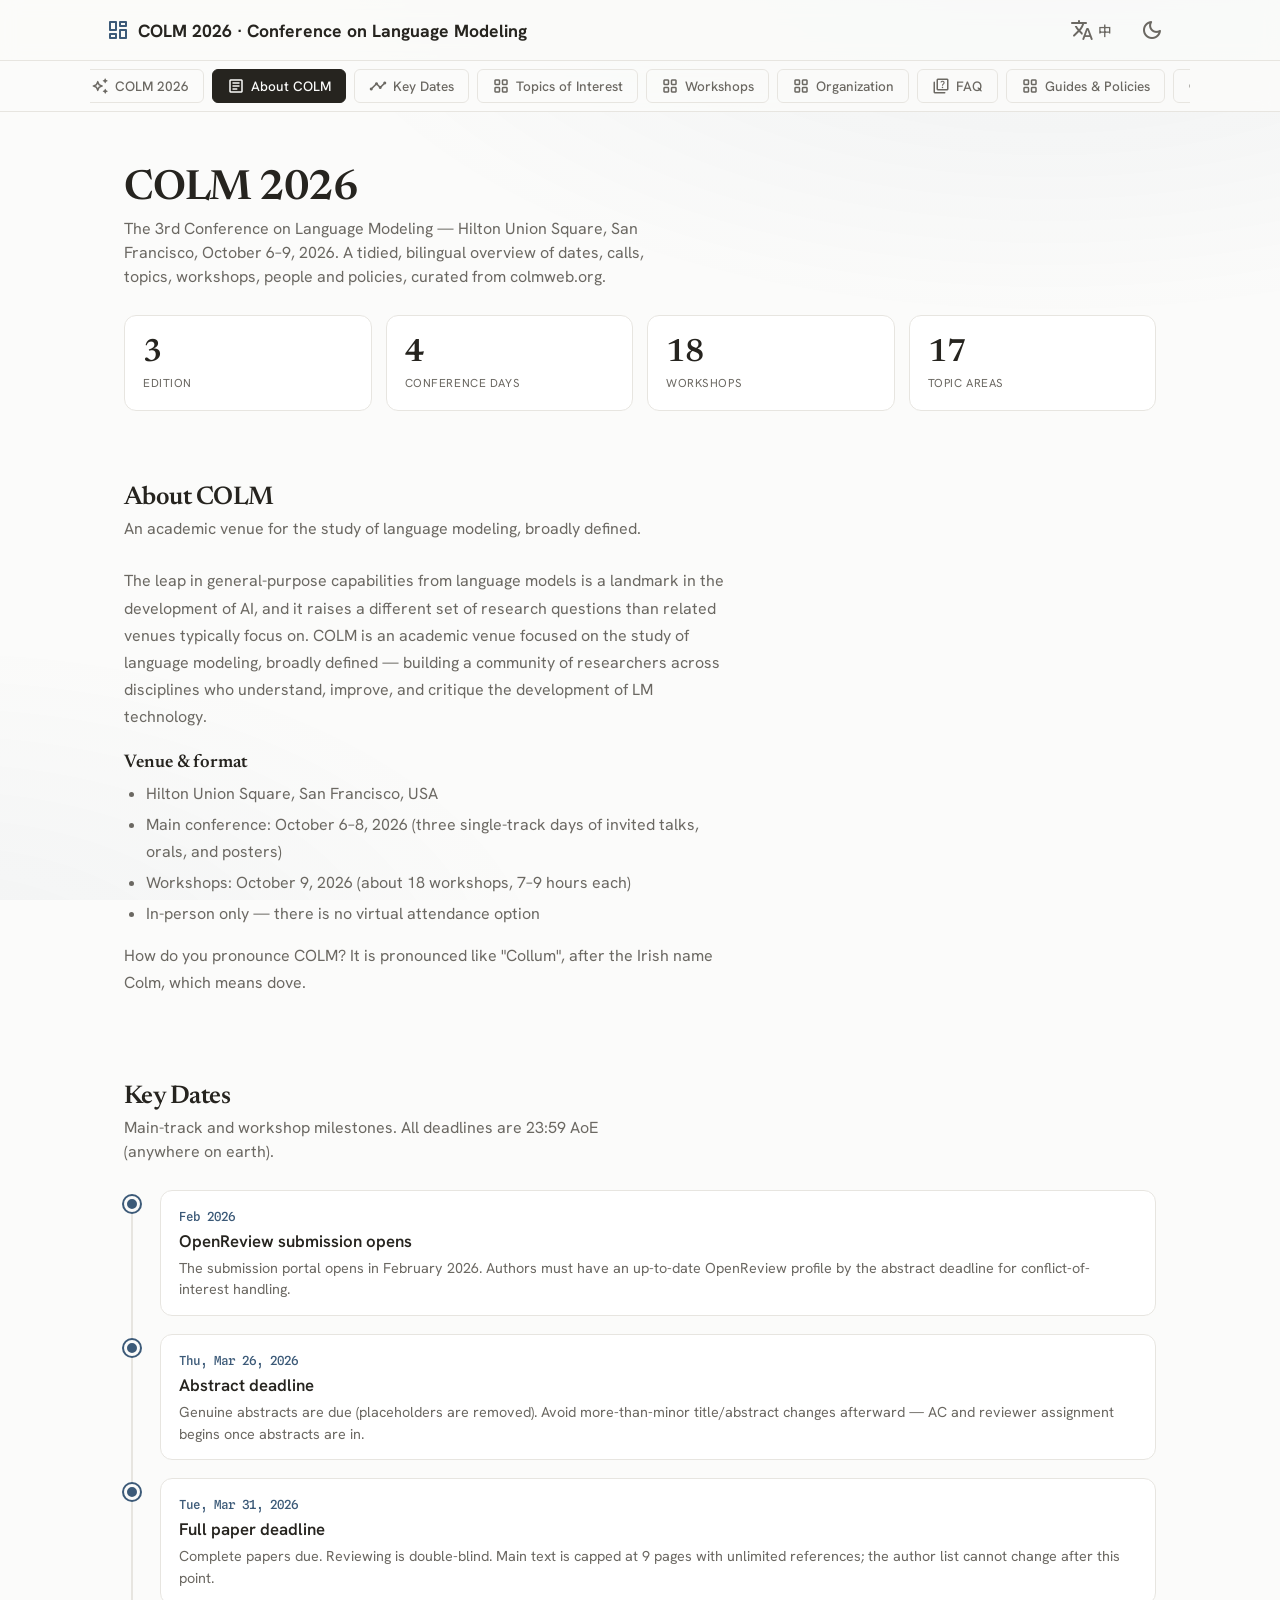
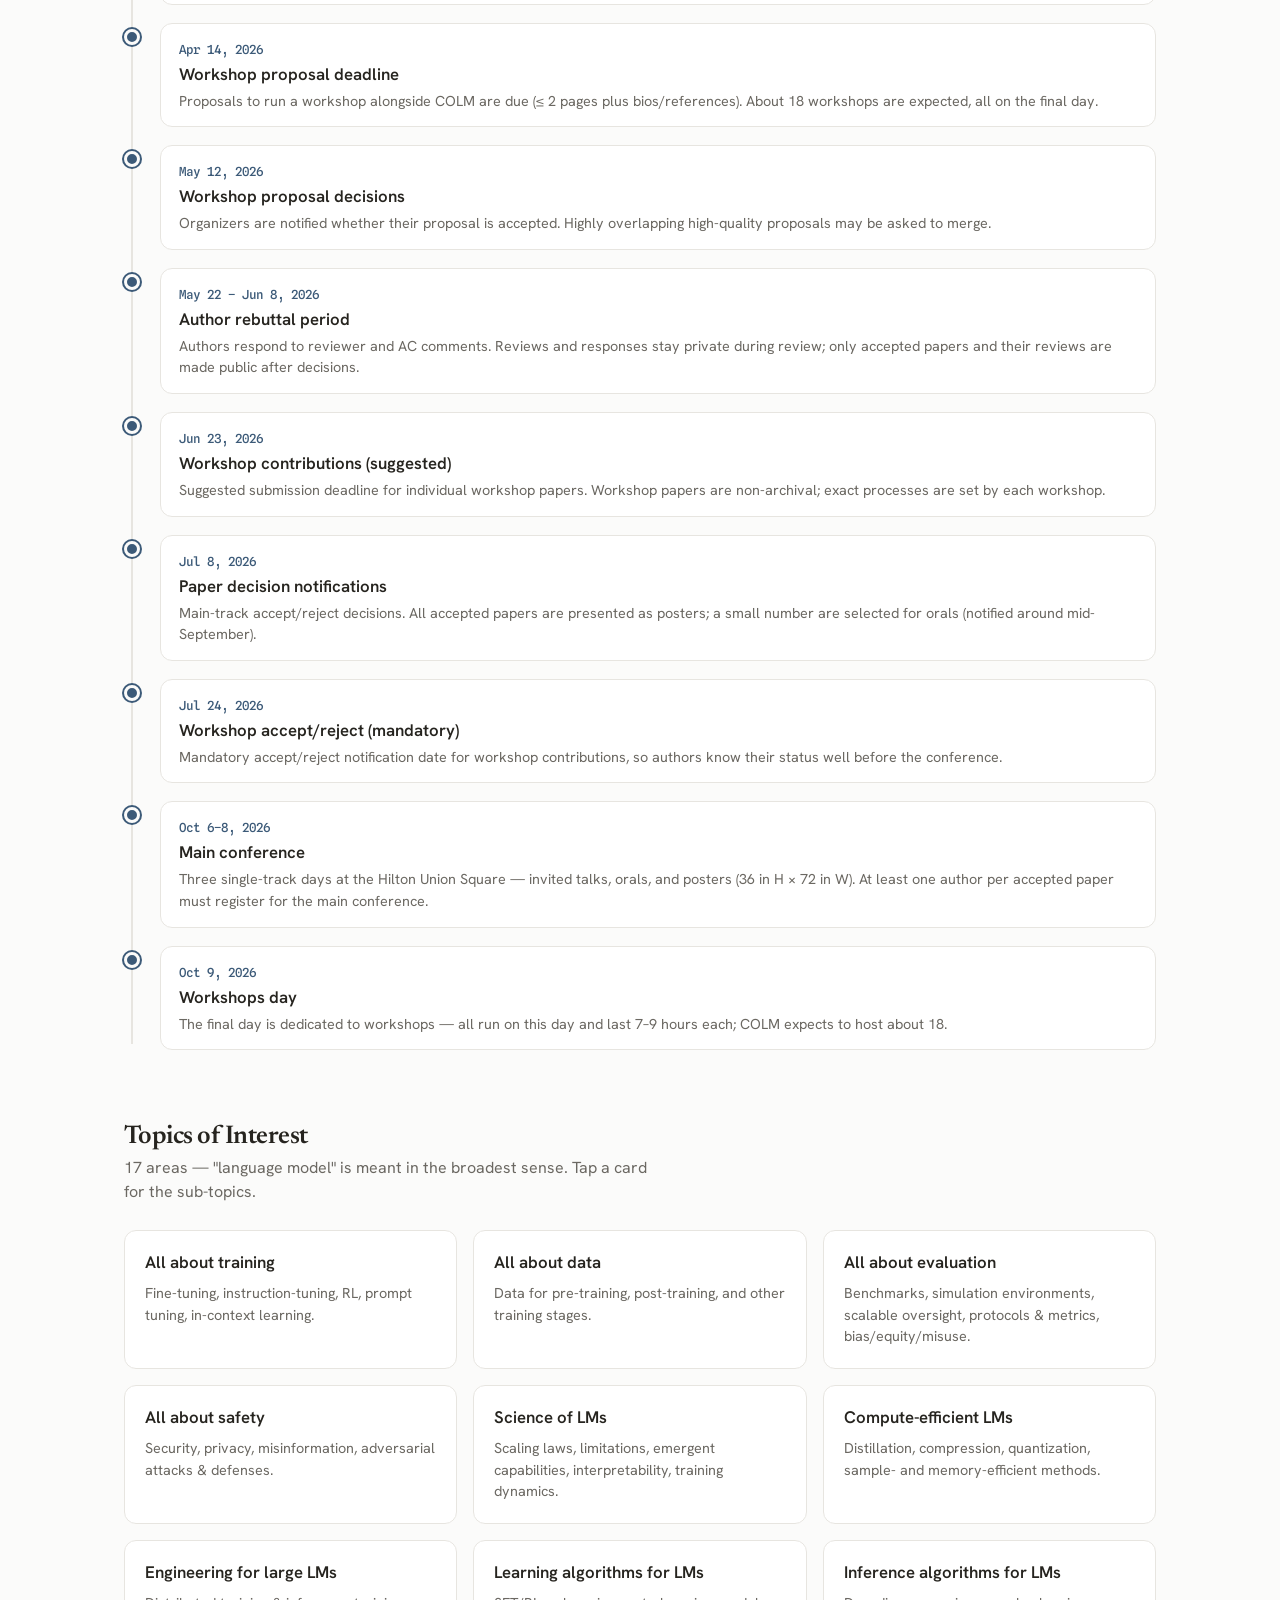
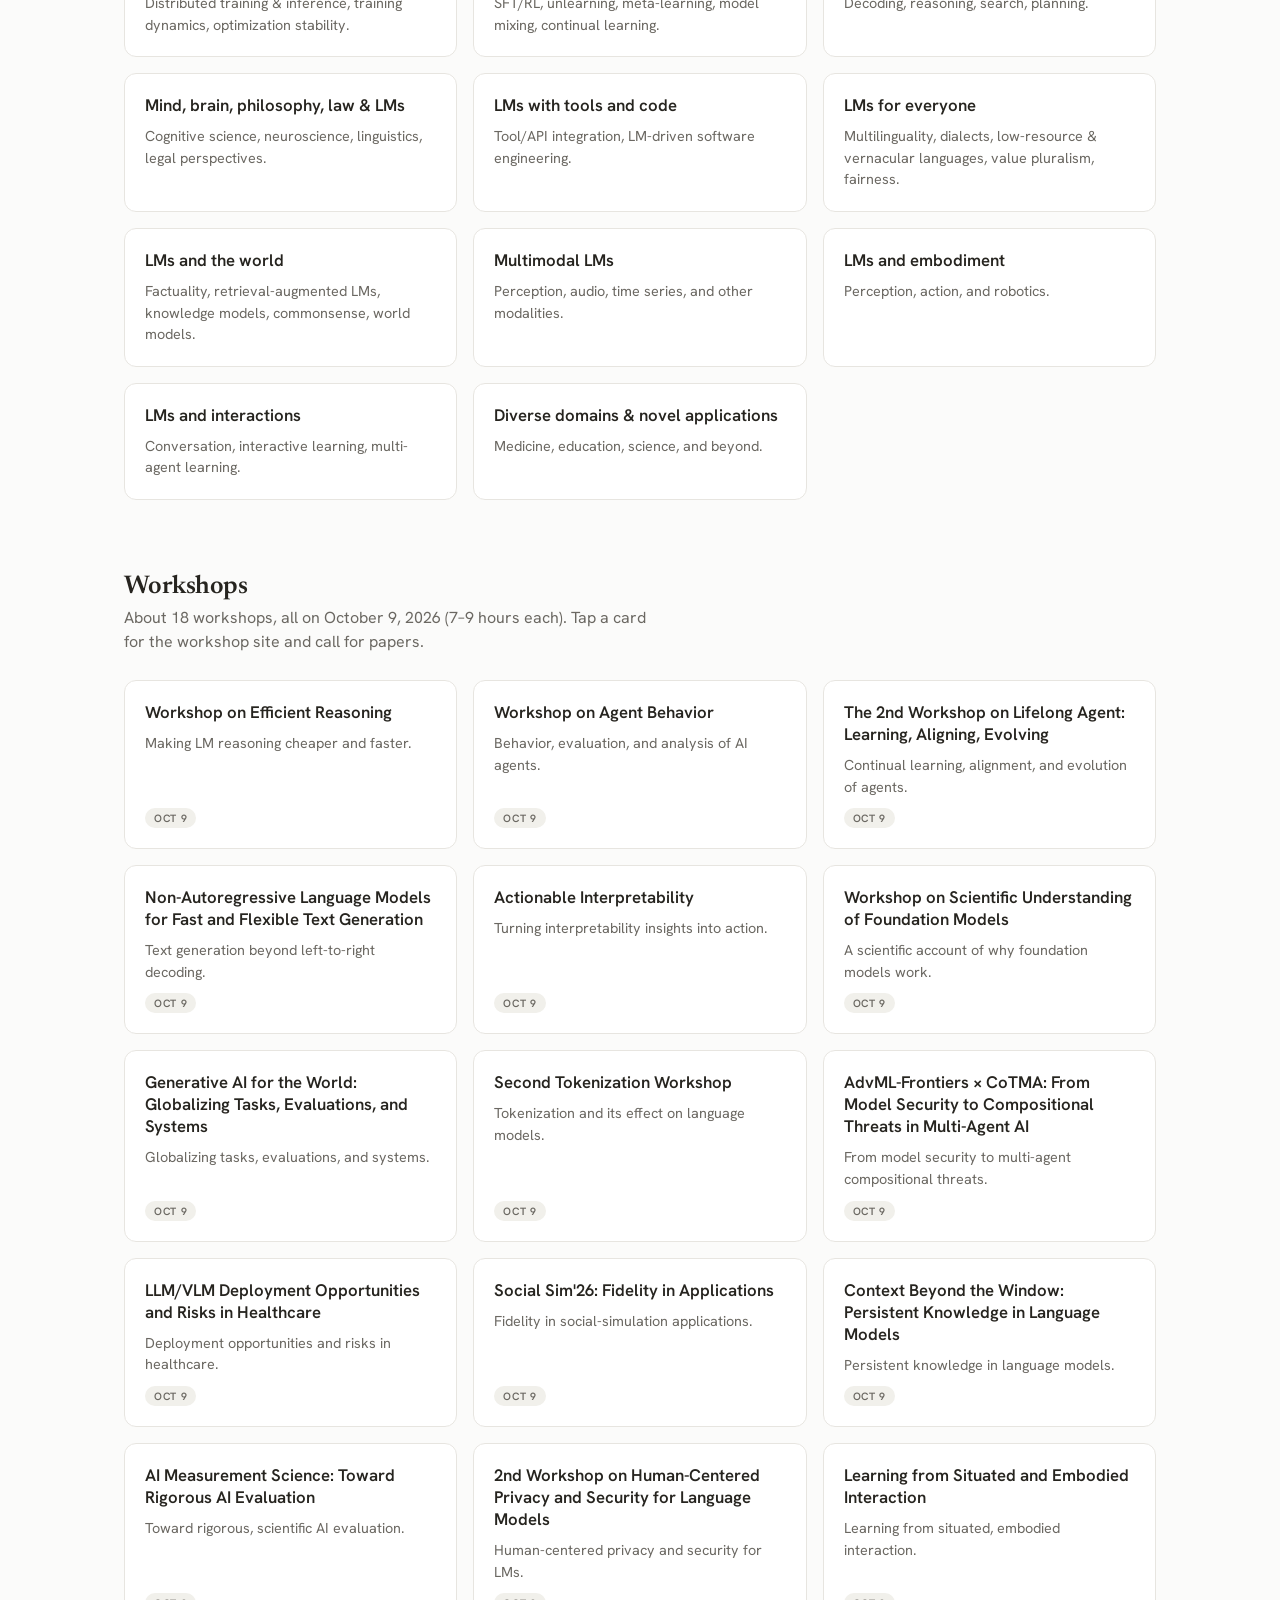
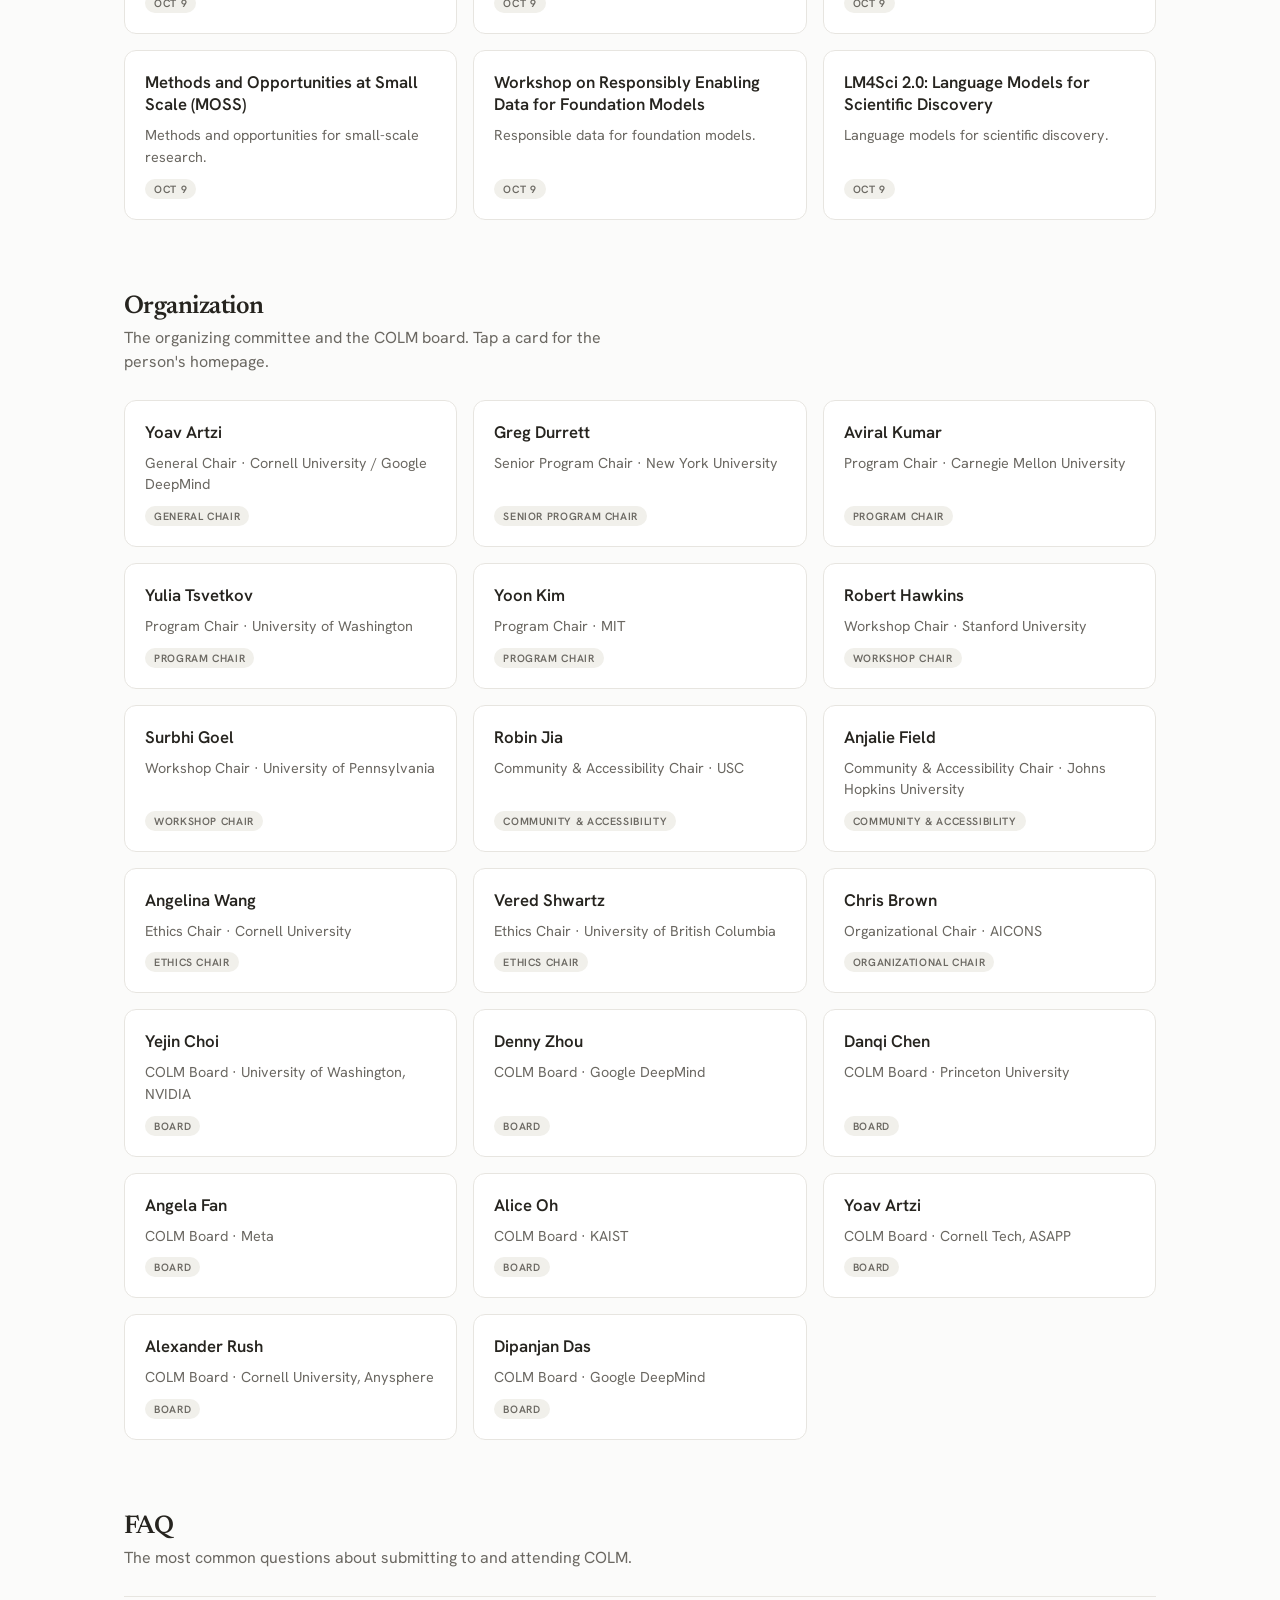
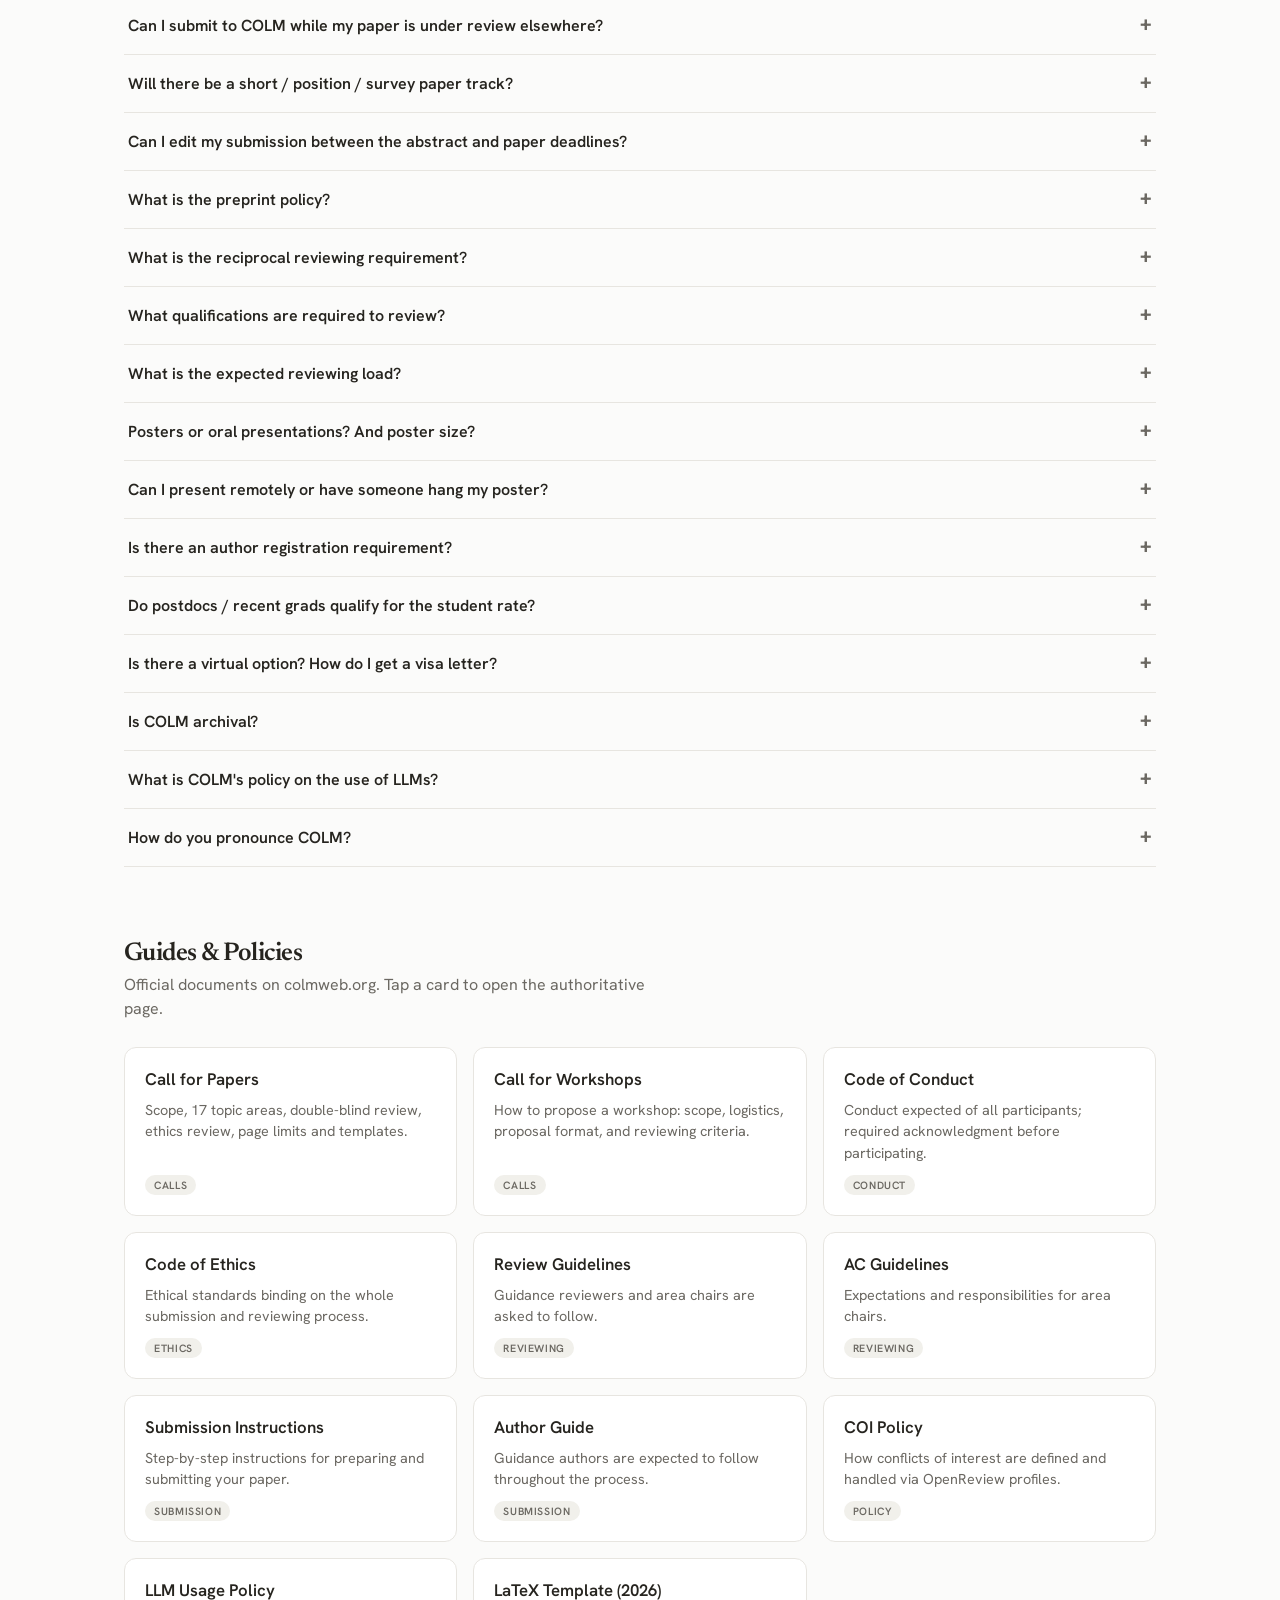
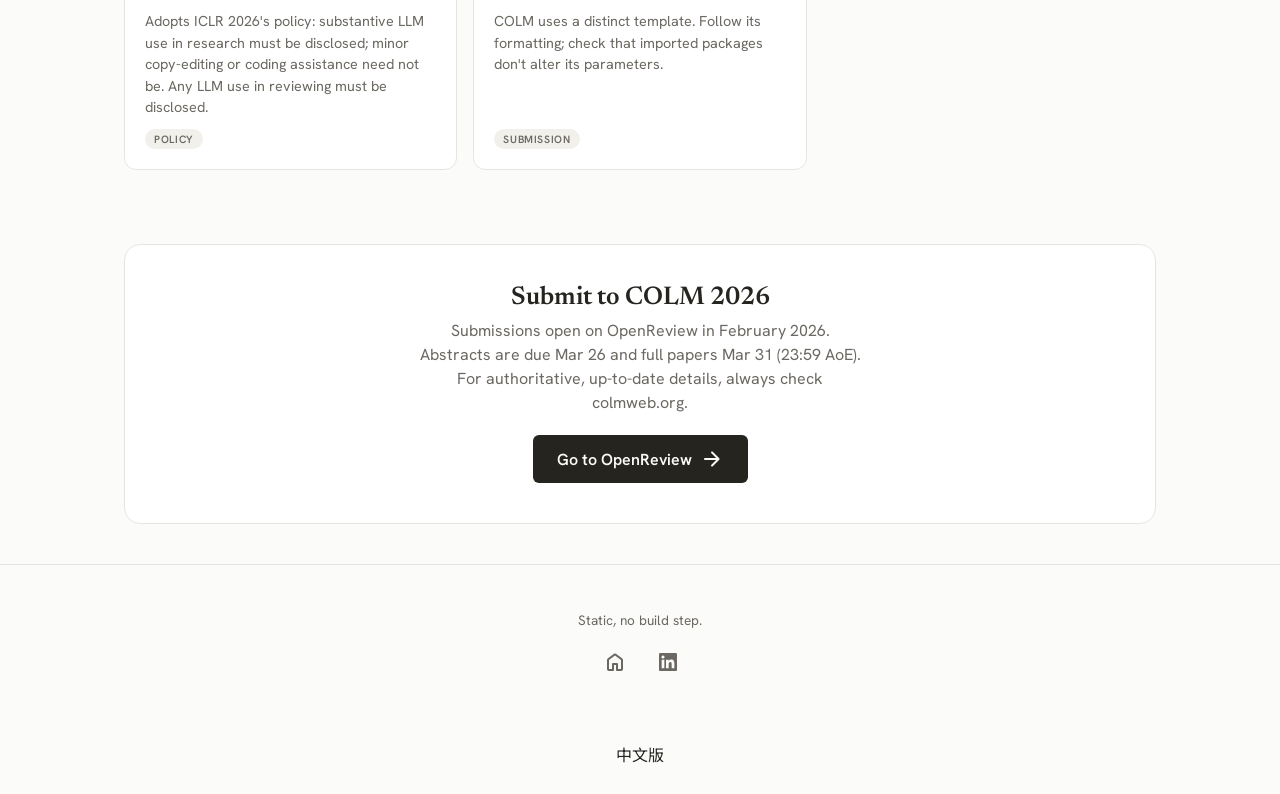
<file: en/index.html>
<!DOCTYPE html>
<html lang="en" data-theme="light">
<head>
  <!-- ==== Google Analytics 4 (Measurement ID: G-55QL75DCKR) ==== -->
  <script async src="https://www.googletagmanager.com/gtag/js?id=G-55QL75DCKR"></script>
  <script>
    window.dataLayer = window.dataLayer || [];
    function gtag(){ dataLayer.push(arguments); }
    gtag('js', new Date());
    gtag('config', 'G-55QL75DCKR');
  </script>

  <meta charset="UTF-8" />
  <meta name="viewport" content="width=device-width, initial-scale=1.0, viewport-fit=cover" />

  <!-- ==== Primary meta ==== -->
  <title>COLM 2026 · Conference on Language Modeling · Unofficial bilingual overview</title>
  <meta name="description" content="Unofficial bilingual overview of COLM 2026 — the 3rd Conference on Language Modeling. Hilton Union Square, San Francisco, Oct 6–9, 2026. Dates, calls, topics, workshops, organizers, FAQ and policies, curated from colmweb.org." />
  <link rel="canonical" href="https://colm-info.peteraim.com/en/" />
  <link rel="alternate" hreflang="zh-Hant" href="https://colm-info.peteraim.com/" />
  <link rel="alternate" hreflang="en" href="https://colm-info.peteraim.com/en/" />
  <link rel="alternate" hreflang="x-default" href="https://colm-info.peteraim.com/" />
  <meta name="theme-color" content="#3C5A78" />

  <!-- ==== Open Graph ==== -->
  <meta property="og:type" content="website" />
  <meta property="og:title" content="COLM 2026 · Conference on Language Modeling · Unofficial bilingual overview" />
  <meta property="og:description" content="An unofficial, bilingual overview of COLM 2026 — San Francisco, Oct 6–9, 2026. Dates, calls, topics, workshops, people and policies, curated from colmweb.org." />
  <meta property="og:url" content="https://colm-info.peteraim.com/en/" />

  <!-- ==== Twitter ==== -->
  <meta name="twitter:card" content="summary" />
  <meta name="twitter:title" content="COLM 2026 · Conference on Language Modeling · Unofficial bilingual overview" />
  <meta name="twitter:description" content="An unofficial, bilingual overview of COLM 2026 — San Francisco, Oct 6–9, 2026." />

  <!-- ==== JSON-LD structured data ==== -->
  <script type="application/ld+json">
  {
    "@context": "https://schema.org",
    "@type": "WebSite",
    "name": "COLM 2026 · Conference on Language Modeling · Unofficial bilingual overview",
    "description": "Unofficial bilingual overview of COLM 2026 — the 3rd Conference on Language Modeling, San Francisco, Oct 6–9, 2026.",
    "url": "https://colm-info.peteraim.com/en/"
  }
  </script>

  <!-- ==== Fonts + icons (CDN, no local files) ==== -->
  <link rel="preconnect" href="https://fonts.googleapis.com" />
  <link rel="preconnect" href="https://fonts.gstatic.com" crossorigin />
  <link href="https://fonts.googleapis.com/css2?family=Hanken+Grotesk:wght@400;500;600;700&family=Newsreader:opsz,wght@6..72,400;6..72,500;6..72,600&family=Noto+Sans+TC:wght@400;500;700&family=Noto+Serif+TC:wght@500;600;700&family=Spline+Sans+Mono:wght@400;500&display=swap" rel="stylesheet" />
  <link href="https://fonts.googleapis.com/css2?family=Material+Symbols+Rounded:opsz,wght,FILL,GRAD@24,400,0,0&display=swap" rel="stylesheet" />

  <link rel="stylesheet" href="../assets/styles.css" />
</head>
<body>
  <!-- ==== App bar ==== -->
  <header class="appbar">
    <div class="appbar__inner">
      <a class="brand" href="#top">
        <span class="material-symbols-rounded brand__logo">dashboard</span>
        <span class="brand__name" id="brandName">COLM 2026</span>
      </a>

      <div class="appbar__actions">
        <a class="icon-btn" id="langToggle" href="/"
           hreflang="zh-Hant" lang="zh-Hant" rel="alternate"
           title="Language" aria-label="View this page in Chinese">
          <span class="material-symbols-rounded">translate</span>
          <span class="icon-btn__txt">中</span>
        </a>

        <button class="icon-btn" id="themeToggle" type="button"
                title="Theme" aria-label="Toggle theme / 切換主題">
          <span class="material-symbols-rounded" id="themeIcon">dark_mode</span>
        </button>
      </div>
    </div>
  </header>

  <!-- ==== Sticky section nav (auto-generated anchor pills + scrollspy) ==== -->
  <nav class="sectionnav" id="sectionNav" aria-label="Section navigation">
    <div class="sectionnav__inner" id="sectionNavInner"></div>
  </nav>

  <span id="top"></span>

  <!-- ==== Composite sections (rendered in order from SITE_SECTIONS) ==== -->
  <main id="sections" aria-live="polite">
<section class="section section--hero" id="overview" aria-labelledby="overview-heading"><header class="section-head"><h2 id="overview-heading">COLM 2026</h2><p class="section-head__sub">The 3rd Conference on Language Modeling — Hilton Union Square, San Francisco, October 6–9, 2026. A tidied, bilingual overview of dates, calls, topics, workshops, people and policies, curated from colmweb.org.</p></header><div class="hero__stats"><div class="hero__stat in" data-item=""><b class="hero__stat-value" data-count="3">3</b><span class="hero__stat-label">Edition</span></div><div class="hero__stat in" data-item=""><b class="hero__stat-value" data-count="4">4</b><span class="hero__stat-label">Conference days</span></div><div class="hero__stat in" data-item=""><b class="hero__stat-value" data-count="18">18</b><span class="hero__stat-label">Workshops</span></div><div class="hero__stat in" data-item=""><b class="hero__stat-value" data-count="17">17</b><span class="hero__stat-label">Topic areas</span></div></div></section><section class="section section--prose" id="about" aria-labelledby="about-heading"><header class="section-head"><h2 id="about-heading">About COLM</h2><p class="section-head__sub">An academic venue for the study of language modeling, broadly defined.</p></header><div class="prose in" data-item=""><p>The leap in general-purpose capabilities from language models is a landmark in the development of AI, and it raises a different set of research questions than related venues typically focus on. COLM is an academic venue focused on the study of language modeling, broadly defined — building a community of researchers across disciplines who understand, improve, and critique the development of LM technology.</p><h3>Venue &amp; format</h3><ul><li>Hilton Union Square, San Francisco, USA</li><li>Main conference: October 6–8, 2026 (three single-track days of invited talks, orals, and posters)</li><li>Workshops: October 9, 2026 (about 18 workshops, 7–9 hours each)</li><li>In-person only — there is no virtual attendance option</li></ul><p>How do you pronounce COLM? It is pronounced like "Collum", after the Irish name Colm, which means dove.</p></div></section><section class="section section--timeline" id="timeline" aria-labelledby="timeline-heading"><header class="section-head"><h2 id="timeline-heading">Key Dates</h2><p class="section-head__sub">Main-track and workshop milestones. All deadlines are 23:59 AoE (anywhere on earth).</p></header><ol class="timeline"><li class="tl-item in" data-item=""><div class="tl-dot" aria-hidden="true"></div><div class="tl-card"><span class="tl-date">Feb 2026</span><h3 class="tl-title">OpenReview submission opens</h3><p class="tl-body">The submission portal opens in February 2026. Authors must have an up-to-date OpenReview profile by the abstract deadline for conflict-of-interest handling.</p></div></li><li class="tl-item in" data-item=""><div class="tl-dot" aria-hidden="true"></div><div class="tl-card"><span class="tl-date">Thu, Mar 26, 2026</span><h3 class="tl-title">Abstract deadline</h3><p class="tl-body">Genuine abstracts are due (placeholders are removed). Avoid more-than-minor title/abstract changes afterward — AC and reviewer assignment begins once abstracts are in.</p></div></li><li class="tl-item in" data-item=""><div class="tl-dot" aria-hidden="true"></div><div class="tl-card"><span class="tl-date">Tue, Mar 31, 2026</span><h3 class="tl-title">Full paper deadline</h3><p class="tl-body">Complete papers due. Reviewing is double-blind. Main text is capped at 9 pages with unlimited references; the author list cannot change after this point.</p></div></li><li class="tl-item in" data-item=""><div class="tl-dot" aria-hidden="true"></div><div class="tl-card"><span class="tl-date">Apr 14, 2026</span><h3 class="tl-title">Workshop proposal deadline</h3><p class="tl-body">Proposals to run a workshop alongside COLM are due (≤ 2 pages plus bios/references). About 18 workshops are expected, all on the final day.</p></div></li><li class="tl-item in" data-item=""><div class="tl-dot" aria-hidden="true"></div><div class="tl-card"><span class="tl-date">May 12, 2026</span><h3 class="tl-title">Workshop proposal decisions</h3><p class="tl-body">Organizers are notified whether their proposal is accepted. Highly overlapping high-quality proposals may be asked to merge.</p></div></li><li class="tl-item in" data-item=""><div class="tl-dot" aria-hidden="true"></div><div class="tl-card"><span class="tl-date">May 22 – Jun 8, 2026</span><h3 class="tl-title">Author rebuttal period</h3><p class="tl-body">Authors respond to reviewer and AC comments. Reviews and responses stay private during review; only accepted papers and their reviews are made public after decisions.</p></div></li><li class="tl-item in" data-item=""><div class="tl-dot" aria-hidden="true"></div><div class="tl-card"><span class="tl-date">Jun 23, 2026</span><h3 class="tl-title">Workshop contributions (suggested)</h3><p class="tl-body">Suggested submission deadline for individual workshop papers. Workshop papers are non-archival; exact processes are set by each workshop.</p></div></li><li class="tl-item in" data-item=""><div class="tl-dot" aria-hidden="true"></div><div class="tl-card"><span class="tl-date">Jul 8, 2026</span><h3 class="tl-title">Paper decision notifications</h3><p class="tl-body">Main-track accept/reject decisions. All accepted papers are presented as posters; a small number are selected for orals (notified around mid-September).</p></div></li><li class="tl-item in" data-item=""><div class="tl-dot" aria-hidden="true"></div><div class="tl-card"><span class="tl-date">Jul 24, 2026</span><h3 class="tl-title">Workshop accept/reject (mandatory)</h3><p class="tl-body">Mandatory accept/reject notification date for workshop contributions, so authors know their status well before the conference.</p></div></li><li class="tl-item in" data-item=""><div class="tl-dot" aria-hidden="true"></div><div class="tl-card"><span class="tl-date">Oct 6–8, 2026</span><h3 class="tl-title">Main conference</h3><p class="tl-body">Three single-track days at the Hilton Union Square — invited talks, orals, and posters (36 in H × 72 in W). At least one author per accepted paper must register for the main conference.</p></div></li><li class="tl-item in" data-item=""><div class="tl-dot" aria-hidden="true"></div><div class="tl-card"><span class="tl-date">Oct 9, 2026</span><h3 class="tl-title">Workshops day</h3><p class="tl-body">The final day is dedicated to workshops — all run on this day and last 7–9 hours each; COLM expects to host about 18.</p></div></li></ol></section><section class="section section--cards" id="topics" aria-labelledby="topics-heading"><header class="section-head"><h2 id="topics-heading">Topics of Interest</h2><p class="section-head__sub">17 areas — "language model" is meant in the broadest sense. Tap a card for the sub-topics.</p></header><div class="grid"><article class="card in" tabindex="0" role="button" data-item="" data-slug="t-training" aria-label="All about training"><h3 class="card__title">All about training</h3><p class="card__summary">Fine-tuning, instruction-tuning, RL, prompt tuning, in-context learning.</p></article><article class="card in" tabindex="0" role="button" data-item="" data-slug="t-data" aria-label="All about data"><h3 class="card__title">All about data</h3><p class="card__summary">Data for pre-training, post-training, and other training stages.</p></article><article class="card in" tabindex="0" role="button" data-item="" data-slug="t-eval" aria-label="All about evaluation"><h3 class="card__title">All about evaluation</h3><p class="card__summary">Benchmarks, simulation environments, scalable oversight, protocols &amp; metrics, bias/equity/misuse.</p></article><article class="card in" tabindex="0" role="button" data-item="" data-slug="t-safety" aria-label="All about safety"><h3 class="card__title">All about safety</h3><p class="card__summary">Security, privacy, misinformation, adversarial attacks &amp; defenses.</p></article><article class="card in" tabindex="0" role="button" data-item="" data-slug="t-science" aria-label="Science of LMs"><h3 class="card__title">Science of LMs</h3><p class="card__summary">Scaling laws, limitations, emergent capabilities, interpretability, training dynamics.</p></article><article class="card in" tabindex="0" role="button" data-item="" data-slug="t-efficient" aria-label="Compute-efficient LMs"><h3 class="card__title">Compute-efficient LMs</h3><p class="card__summary">Distillation, compression, quantization, sample- and memory-efficient methods.</p></article><article class="card in" tabindex="0" role="button" data-item="" data-slug="t-engineering" aria-label="Engineering for large LMs"><h3 class="card__title">Engineering for large LMs</h3><p class="card__summary">Distributed training &amp; inference, training dynamics, optimization stability.</p></article><article class="card in" tabindex="0" role="button" data-item="" data-slug="t-learning" aria-label="Learning algorithms for LMs"><h3 class="card__title">Learning algorithms for LMs</h3><p class="card__summary">SFT/RL, unlearning, meta-learning, model mixing, continual learning.</p></article><article class="card in" tabindex="0" role="button" data-item="" data-slug="t-inference" aria-label="Inference algorithms for LMs"><h3 class="card__title">Inference algorithms for LMs</h3><p class="card__summary">Decoding, reasoning, search, planning.</p></article><article class="card in" tabindex="0" role="button" data-item="" data-slug="t-mind" aria-label="Mind, brain, philosophy, law &amp; LMs"><h3 class="card__title">Mind, brain, philosophy, law &amp; LMs</h3><p class="card__summary">Cognitive science, neuroscience, linguistics, legal perspectives.</p></article><article class="card in" tabindex="0" role="button" data-item="" data-slug="t-tools" aria-label="LMs with tools and code"><h3 class="card__title">LMs with tools and code</h3><p class="card__summary">Tool/API integration, LM-driven software engineering.</p></article><article class="card in" tabindex="0" role="button" data-item="" data-slug="t-everyone" aria-label="LMs for everyone"><h3 class="card__title">LMs for everyone</h3><p class="card__summary">Multilinguality, dialects, low-resource &amp; vernacular languages, value pluralism, fairness.</p></article><article class="card in" tabindex="0" role="button" data-item="" data-slug="t-world" aria-label="LMs and the world"><h3 class="card__title">LMs and the world</h3><p class="card__summary">Factuality, retrieval-augmented LMs, knowledge models, commonsense, world models.</p></article><article class="card in" tabindex="0" role="button" data-item="" data-slug="t-multimodal" aria-label="Multimodal LMs"><h3 class="card__title">Multimodal LMs</h3><p class="card__summary">Perception, audio, time series, and other modalities.</p></article><article class="card in" tabindex="0" role="button" data-item="" data-slug="t-embodiment" aria-label="LMs and embodiment"><h3 class="card__title">LMs and embodiment</h3><p class="card__summary">Perception, action, and robotics.</p></article><article class="card in" tabindex="0" role="button" data-item="" data-slug="t-interaction" aria-label="LMs and interactions"><h3 class="card__title">LMs and interactions</h3><p class="card__summary">Conversation, interactive learning, multi-agent learning.</p></article><article class="card in" tabindex="0" role="button" data-item="" data-slug="t-domains" aria-label="Diverse domains &amp; novel applications"><h3 class="card__title">Diverse domains &amp; novel applications</h3><p class="card__summary">Medicine, education, science, and beyond.</p></article></div></section><section class="section section--cards" id="workshops" aria-labelledby="workshops-heading"><header class="section-head"><h2 id="workshops-heading">Workshops</h2><p class="section-head__sub">About 18 workshops, all on October 9, 2026 (7–9 hours each). Tap a card for the workshop site and call for papers.</p></header><div class="grid"><article class="card in" tabindex="0" role="button" data-item="" data-slug="w-efficient-reasoning" aria-label="Workshop on Efficient Reasoning"><h3 class="card__title">Workshop on Efficient Reasoning</h3><p class="card__summary">Making LM reasoning cheaper and faster.</p><div class="card__tags"><span class="tag">Oct 9</span></div></article><article class="card in" tabindex="0" role="button" data-item="" data-slug="w-agent-behavior" aria-label="Workshop on Agent Behavior"><h3 class="card__title">Workshop on Agent Behavior</h3><p class="card__summary">Behavior, evaluation, and analysis of AI agents.</p><div class="card__tags"><span class="tag">Oct 9</span></div></article><article class="card in" tabindex="0" role="button" data-item="" data-slug="w-lifelong-agent" aria-label="The 2nd Workshop on Lifelong Agent: Learning, Aligning, Evolving"><h3 class="card__title">The 2nd Workshop on Lifelong Agent: Learning, Aligning, Evolving</h3><p class="card__summary">Continual learning, alignment, and evolution of agents.</p><div class="card__tags"><span class="tag">Oct 9</span></div></article><article class="card in" tabindex="0" role="button" data-item="" data-slug="w-nonar-lm" aria-label="Non-Autoregressive Language Models for Fast and Flexible Text Generation"><h3 class="card__title">Non-Autoregressive Language Models for Fast and Flexible Text Generation</h3><p class="card__summary">Text generation beyond left-to-right decoding.</p><div class="card__tags"><span class="tag">Oct 9</span></div></article><article class="card in" tabindex="0" role="button" data-item="" data-slug="w-actionable-interp" aria-label="Actionable Interpretability"><h3 class="card__title">Actionable Interpretability</h3><p class="card__summary">Turning interpretability insights into action.</p><div class="card__tags"><span class="tag">Oct 9</span></div></article><article class="card in" tabindex="0" role="button" data-item="" data-slug="w-science-fm" aria-label="Workshop on Scientific Understanding of Foundation Models"><h3 class="card__title">Workshop on Scientific Understanding of Foundation Models</h3><p class="card__summary">A scientific account of why foundation models work.</p><div class="card__tags"><span class="tag">Oct 9</span></div></article><article class="card in" tabindex="0" role="button" data-item="" data-slug="w-genai4world" aria-label="Generative AI for the World: Globalizing Tasks, Evaluations, and Systems"><h3 class="card__title">Generative AI for the World: Globalizing Tasks, Evaluations, and Systems</h3><p class="card__summary">Globalizing tasks, evaluations, and systems.</p><div class="card__tags"><span class="tag">Oct 9</span></div></article><article class="card in" tabindex="0" role="button" data-item="" data-slug="w-tokenization" aria-label="Second Tokenization Workshop"><h3 class="card__title">Second Tokenization Workshop</h3><p class="card__summary">Tokenization and its effect on language models.</p><div class="card__tags"><span class="tag">Oct 9</span></div></article><article class="card in" tabindex="0" role="button" data-item="" data-slug="w-advml-cotma" aria-label="AdvML-Frontiers × CoTMA: From Model Security to Compositional Threats in Multi-Agent AI"><h3 class="card__title">AdvML-Frontiers × CoTMA: From Model Security to Compositional Threats in Multi-Agent AI</h3><p class="card__summary">From model security to multi-agent compositional threats.</p><div class="card__tags"><span class="tag">Oct 9</span></div></article><article class="card in" tabindex="0" role="button" data-item="" data-slug="w-daih-healthcare" aria-label="LLM/VLM Deployment Opportunities and Risks in Healthcare"><h3 class="card__title">LLM/VLM Deployment Opportunities and Risks in Healthcare</h3><p class="card__summary">Deployment opportunities and risks in healthcare.</p><div class="card__tags"><span class="tag">Oct 9</span></div></article><article class="card in" tabindex="0" role="button" data-item="" data-slug="w-social-sim" aria-label="Social Sim'26: Fidelity in Applications"><h3 class="card__title">Social Sim'26: Fidelity in Applications</h3><p class="card__summary">Fidelity in social-simulation applications.</p><div class="card__tags"><span class="tag">Oct 9</span></div></article><article class="card in" tabindex="0" role="button" data-item="" data-slug="w-context-window" aria-label="Context Beyond the Window: Persistent Knowledge in Language Models"><h3 class="card__title">Context Beyond the Window: Persistent Knowledge in Language Models</h3><p class="card__summary">Persistent knowledge in language models.</p><div class="card__tags"><span class="tag">Oct 9</span></div></article><article class="card in" tabindex="0" role="button" data-item="" data-slug="w-ai-measurement" aria-label="AI Measurement Science: Toward Rigorous AI Evaluation"><h3 class="card__title">AI Measurement Science: Toward Rigorous AI Evaluation</h3><p class="card__summary">Toward rigorous, scientific AI evaluation.</p><div class="card__tags"><span class="tag">Oct 9</span></div></article><article class="card in" tabindex="0" role="button" data-item="" data-slug="w-haips-privacy" aria-label="2nd Workshop on Human-Centered Privacy and Security for Language Models"><h3 class="card__title">2nd Workshop on Human-Centered Privacy and Security for Language Models</h3><p class="card__summary">Human-centered privacy and security for LMs.</p><div class="card__tags"><span class="tag">Oct 9</span></div></article><article class="card in" tabindex="0" role="button" data-item="" data-slug="w-situated-embodied" aria-label="Learning from Situated and Embodied Interaction"><h3 class="card__title">Learning from Situated and Embodied Interaction</h3><p class="card__summary">Learning from situated, embodied interaction.</p><div class="card__tags"><span class="tag">Oct 9</span></div></article><article class="card in" tabindex="0" role="button" data-item="" data-slug="w-moss-small-scale" aria-label="Methods and Opportunities at Small Scale (MOSS)"><h3 class="card__title">Methods and Opportunities at Small Scale (MOSS)</h3><p class="card__summary">Methods and opportunities for small-scale research.</p><div class="card__tags"><span class="tag">Oct 9</span></div></article><article class="card in" tabindex="0" role="button" data-item="" data-slug="w-redata" aria-label="Workshop on Responsibly Enabling Data for Foundation Models"><h3 class="card__title">Workshop on Responsibly Enabling Data for Foundation Models</h3><p class="card__summary">Responsible data for foundation models.</p><div class="card__tags"><span class="tag">Oct 9</span></div></article><article class="card in" tabindex="0" role="button" data-item="" data-slug="w-lm4sci" aria-label="LM4Sci 2.0: Language Models for Scientific Discovery"><h3 class="card__title">LM4Sci 2.0: Language Models for Scientific Discovery</h3><p class="card__summary">Language models for scientific discovery.</p><div class="card__tags"><span class="tag">Oct 9</span></div></article></div></section><section class="section section--cards" id="people" aria-labelledby="people-heading"><header class="section-head"><h2 id="people-heading">Organization</h2><p class="section-head__sub">The organizing committee and the COLM board. Tap a card for the person's homepage.</p></header><div class="grid"><article class="card in" tabindex="0" role="button" data-item="" data-slug="p-yoav-artzi" aria-label="Yoav Artzi"><h3 class="card__title">Yoav Artzi</h3><p class="card__summary">General Chair · Cornell University / Google DeepMind</p><div class="card__tags"><span class="tag">General Chair</span></div></article><article class="card in" tabindex="0" role="button" data-item="" data-slug="p-greg-durrett" aria-label="Greg Durrett"><h3 class="card__title">Greg Durrett</h3><p class="card__summary">Senior Program Chair · New York University</p><div class="card__tags"><span class="tag">Senior Program Chair</span></div></article><article class="card in" tabindex="0" role="button" data-item="" data-slug="p-aviral-kumar" aria-label="Aviral Kumar"><h3 class="card__title">Aviral Kumar</h3><p class="card__summary">Program Chair · Carnegie Mellon University</p><div class="card__tags"><span class="tag">Program Chair</span></div></article><article class="card in" tabindex="0" role="button" data-item="" data-slug="p-yulia-tsvetkov" aria-label="Yulia Tsvetkov"><h3 class="card__title">Yulia Tsvetkov</h3><p class="card__summary">Program Chair · University of Washington</p><div class="card__tags"><span class="tag">Program Chair</span></div></article><article class="card in" tabindex="0" role="button" data-item="" data-slug="p-yoon-kim" aria-label="Yoon Kim"><h3 class="card__title">Yoon Kim</h3><p class="card__summary">Program Chair · MIT</p><div class="card__tags"><span class="tag">Program Chair</span></div></article><article class="card in" tabindex="0" role="button" data-item="" data-slug="p-robert-hawkins" aria-label="Robert Hawkins"><h3 class="card__title">Robert Hawkins</h3><p class="card__summary">Workshop Chair · Stanford University</p><div class="card__tags"><span class="tag">Workshop Chair</span></div></article><article class="card in" tabindex="0" role="button" data-item="" data-slug="p-subhi-goel" aria-label="Surbhi Goel"><h3 class="card__title">Surbhi Goel</h3><p class="card__summary">Workshop Chair · University of Pennsylvania</p><div class="card__tags"><span class="tag">Workshop Chair</span></div></article><article class="card in" tabindex="0" role="button" data-item="" data-slug="p-robin-jia" aria-label="Robin Jia"><h3 class="card__title">Robin Jia</h3><p class="card__summary">Community &amp; Accessibility Chair · USC</p><div class="card__tags"><span class="tag">Community &amp; Accessibility</span></div></article><article class="card in" tabindex="0" role="button" data-item="" data-slug="p-anjalie-field" aria-label="Anjalie Field"><h3 class="card__title">Anjalie Field</h3><p class="card__summary">Community &amp; Accessibility Chair · Johns Hopkins University</p><div class="card__tags"><span class="tag">Community &amp; Accessibility</span></div></article><article class="card in" tabindex="0" role="button" data-item="" data-slug="p-angelina-wang" aria-label="Angelina Wang"><h3 class="card__title">Angelina Wang</h3><p class="card__summary">Ethics Chair · Cornell University</p><div class="card__tags"><span class="tag">Ethics Chair</span></div></article><article class="card in" tabindex="0" role="button" data-item="" data-slug="p-vered-shwartz" aria-label="Vered Shwartz"><h3 class="card__title">Vered Shwartz</h3><p class="card__summary">Ethics Chair · University of British Columbia</p><div class="card__tags"><span class="tag">Ethics Chair</span></div></article><article class="card in" tabindex="0" role="button" data-item="" data-slug="p-chris-brown" aria-label="Chris Brown"><h3 class="card__title">Chris Brown</h3><p class="card__summary">Organizational Chair · AICONS</p><div class="card__tags"><span class="tag">Organizational Chair</span></div></article><article class="card in" tabindex="0" role="button" data-item="" data-slug="b-yejin-choi" aria-label="Yejin Choi"><h3 class="card__title">Yejin Choi</h3><p class="card__summary">COLM Board · University of Washington, NVIDIA</p><div class="card__tags"><span class="tag">Board</span></div></article><article class="card in" tabindex="0" role="button" data-item="" data-slug="b-denny-zhou" aria-label="Denny Zhou"><h3 class="card__title">Denny Zhou</h3><p class="card__summary">COLM Board · Google DeepMind</p><div class="card__tags"><span class="tag">Board</span></div></article><article class="card in" tabindex="0" role="button" data-item="" data-slug="b-danqi-chen" aria-label="Danqi Chen"><h3 class="card__title">Danqi Chen</h3><p class="card__summary">COLM Board · Princeton University</p><div class="card__tags"><span class="tag">Board</span></div></article><article class="card in" tabindex="0" role="button" data-item="" data-slug="b-angela-fan" aria-label="Angela Fan"><h3 class="card__title">Angela Fan</h3><p class="card__summary">COLM Board · Meta</p><div class="card__tags"><span class="tag">Board</span></div></article><article class="card in" tabindex="0" role="button" data-item="" data-slug="b-alice-oh" aria-label="Alice Oh"><h3 class="card__title">Alice Oh</h3><p class="card__summary">COLM Board · KAIST</p><div class="card__tags"><span class="tag">Board</span></div></article><article class="card in" tabindex="0" role="button" data-item="" data-slug="b-yoav-artzi-board" aria-label="Yoav Artzi"><h3 class="card__title">Yoav Artzi</h3><p class="card__summary">COLM Board · Cornell Tech, ASAPP</p><div class="card__tags"><span class="tag">Board</span></div></article><article class="card in" tabindex="0" role="button" data-item="" data-slug="b-alexander-rush" aria-label="Alexander Rush"><h3 class="card__title">Alexander Rush</h3><p class="card__summary">COLM Board · Cornell University, Anysphere</p><div class="card__tags"><span class="tag">Board</span></div></article><article class="card in" tabindex="0" role="button" data-item="" data-slug="b-dipanjan-das" aria-label="Dipanjan Das"><h3 class="card__title">Dipanjan Das</h3><p class="card__summary">COLM Board · Google DeepMind</p><div class="card__tags"><span class="tag">Board</span></div></article></div></section><section class="section section--accordion" id="faq" aria-labelledby="faq-heading"><header class="section-head"><h2 id="faq-heading">FAQ</h2><p class="section-head__sub">The most common questions about submitting to and attending COLM.</p></header><div class="accordion"><details class="acc-item in" data-item=""><summary class="acc-q"><span>Can I submit to COLM while my paper is under review elsewhere?</span><span class="material-symbols-rounded acc-chevron" aria-hidden="true">expand_more</span></summary><div class="acc-a">No — COLM does not allow double submissions. A full paper under review at COLM cannot be simultaneously under review elsewhere (e.g. ICML/NeurIPS), and any ARR paper at any stage counts as under submission. Double-submission checks run after the full-paper deadline. Concurrent submission to non-archival workshops is fine.</div></details><details class="acc-item in" data-item=""><summary class="acc-q"><span>Will there be a short / position / survey paper track?</span><span class="material-symbols-rounded acc-chevron" aria-hidden="true">expand_more</span></summary><div class="acc-a">There is no separate short-paper track and no separate call or reviewing for position papers in 2026, opting for simplicity. There is no special survey track either, but you may submit a survey and it will be routed to appropriate area chairs and reviewers.</div></details><details class="acc-item in" data-item=""><summary class="acc-q"><span>Can I edit my submission between the abstract and paper deadlines?</span><span class="material-symbols-rounded acc-chevron" aria-hidden="true">expand_more</span></summary><div class="acc-a">Yes — all fields stay editable until the full-paper deadline, but keep edits minimal to avoid disrupting the program committee's work.</div></details><details class="acc-item in" data-item=""><summary class="acc-q"><span>What is the preprint policy?</span><span class="material-symbols-rounded acc-chevron" aria-hidden="true">expand_more</span></summary><div class="acc-a">Non-anonymous preprints (arXiv, social media, websites) are allowed. Reviewers are told not to actively search for them, and encountering one is not a conflict of interest. You may submit work that is already a preprint without citing it, but related prior published work by the authors must be cited with appropriate anonymization.</div></details><details class="acc-item in" data-item=""><summary class="acc-q"><span>What is the reciprocal reviewing requirement?</span><span class="material-symbols-rounded acc-chevron" aria-hidden="true">expand_more</span></summary><div class="acc-a">Two requirements. Per-submission: each submission is expected to contribute a reviewer (the form lets you designate one or mark an exemption). Per-reviewer: any author on 4+ submissions is automatically added to the reviewer pool unless already on the program committee or organization. The aim is to scale the reviewer pool with submission volume.</div></details><details class="acc-item in" data-item=""><summary class="acc-q"><span>What qualifications are required to review?</span><span class="material-symbols-rounded acc-chevron" aria-hidden="true">expand_more</span></summary><div class="acc-a">Reviewers should have research experience equivalent to a second-year ML grad student and have been a primary author on at least two peer-reviewed papers at related venues (e.g. ACL, EMNLP, ICML, NeurIPS, ICLR). First-time reviewers are strongly encouraged to find a qualified, experienced mentor.</div></details><details class="acc-item in" data-item=""><summary class="acc-q"><span>What is the expected reviewing load?</span><span class="material-symbols-rounded acc-chevron" aria-hidden="true">expand_more</span></summary><div class="acc-a">Up to about 5 papers per reviewer.</div></details><details class="acc-item in" data-item=""><summary class="acc-q"><span>Posters or oral presentations? And poster size?</span><span class="material-symbols-rounded acc-chevron" aria-hidden="true">expand_more</span></summary><div class="acc-a">All papers are presented as posters; a small number are selected for orals (authors notified around mid-September). Posters are 36 in (H) × 72 in (W).</div></details><details class="acc-item in" data-item=""><summary class="acc-q"><span>Can I present remotely or have someone hang my poster?</span><span class="material-symbols-rounded acc-chevron" aria-hidden="true">expand_more</span></summary><div class="acc-a">No remote presentation, and the conference cannot place your poster for you. COLM is in-person only and submission entails a responsibility to present. If you truly cannot attend, the recommended option is to find a colleague who is attending to present on your behalf.</div></details><details class="acc-item in" data-item=""><summary class="acc-q"><span>Is there an author registration requirement?</span><span class="material-symbols-rounded acc-chevron" aria-hidden="true">expand_more</span></summary><div class="acc-a">At least one author of each accepted paper must register for the main conference (workshop-only registration does not count). Students need only a student registration, and one registration covers an author even with multiple accepted papers.</div></details><details class="acc-item in" data-item=""><summary class="acc-q"><span>Do postdocs / recent grads qualify for the student rate?</span><span class="material-symbols-rounded acc-chevron" aria-hidden="true">expand_more</span></summary><div class="acc-a">If you are a recent graduate publishing under your student affiliation, register as a Student. Other non-industry researchers — including postdocs, faculty, and independent researchers — should register as Academic.</div></details><details class="acc-item in" data-item=""><summary class="acc-q"><span>Is there a virtual option? How do I get a visa letter?</span><span class="material-symbols-rounded acc-chevron" aria-hidden="true">expand_more</span></summary><div class="acc-a">COLM is in-person only, with no virtual attendance option. Upon registration you can download an invitation letter for visa purposes.</div></details><details class="acc-item in" data-item=""><summary class="acc-q"><span>Is COLM archival?</span><span class="material-symbols-rounded acc-chevron" aria-hidden="true">expand_more</span></summary><div class="acc-a">Yes, COLM is an archival venue. You may also submit to non-archival venues, but not to other archival venues.</div></details><details class="acc-item in" data-item=""><summary class="acc-q"><span>What is COLM's policy on the use of LLMs?</span><span class="material-symbols-rounded acc-chevron" aria-hidden="true">expand_more</span></summary><div class="acc-a">COLM 2026 adopts ICLR 2026's LLM policy (modified so minor writing/coding assistance need not be disclosed). Substantive use — originating ideas, writing original content or references, generating data/plots, or evaluation — must be disclosed. In reviewing, ANY LLM use must be disclosed. Authors and reviewers remain responsible for their contributions.</div></details><details class="acc-item in" data-item=""><summary class="acc-q"><span>How do you pronounce COLM?</span><span class="material-symbols-rounded acc-chevron" aria-hidden="true">expand_more</span></summary><div class="acc-a">Like "Collum", after the Irish name Colm — which means dove.</div></details></div></section><section class="section section--cards" id="policies" aria-labelledby="policies-heading"><header class="section-head"><h2 id="policies-heading">Guides &amp; Policies</h2><p class="section-head__sub">Official documents on colmweb.org. Tap a card to open the authoritative page.</p></header><div class="grid"><article class="card in" tabindex="0" role="button" data-item="" data-slug="g-cfp" aria-label="Call for Papers"><h3 class="card__title">Call for Papers</h3><p class="card__summary">Scope, 17 topic areas, double-blind review, ethics review, page limits and templates.</p><div class="card__tags"><span class="tag">Calls</span></div></article><article class="card in" tabindex="0" role="button" data-item="" data-slug="g-cfw" aria-label="Call for Workshops"><h3 class="card__title">Call for Workshops</h3><p class="card__summary">How to propose a workshop: scope, logistics, proposal format, and reviewing criteria.</p><div class="card__tags"><span class="tag">Calls</span></div></article><article class="card in" tabindex="0" role="button" data-item="" data-slug="g-coc" aria-label="Code of Conduct"><h3 class="card__title">Code of Conduct</h3><p class="card__summary">Conduct expected of all participants; required acknowledgment before participating.</p><div class="card__tags"><span class="tag">Conduct</span></div></article><article class="card in" tabindex="0" role="button" data-item="" data-slug="g-coe" aria-label="Code of Ethics"><h3 class="card__title">Code of Ethics</h3><p class="card__summary">Ethical standards binding on the whole submission and reviewing process.</p><div class="card__tags"><span class="tag">Ethics</span></div></article><article class="card in" tabindex="0" role="button" data-item="" data-slug="g-review" aria-label="Review Guidelines"><h3 class="card__title">Review Guidelines</h3><p class="card__summary">Guidance reviewers and area chairs are asked to follow.</p><div class="card__tags"><span class="tag">Reviewing</span></div></article><article class="card in" tabindex="0" role="button" data-item="" data-slug="g-ac" aria-label="AC Guidelines"><h3 class="card__title">AC Guidelines</h3><p class="card__summary">Expectations and responsibilities for area chairs.</p><div class="card__tags"><span class="tag">Reviewing</span></div></article><article class="card in" tabindex="0" role="button" data-item="" data-slug="g-submission" aria-label="Submission Instructions"><h3 class="card__title">Submission Instructions</h3><p class="card__summary">Step-by-step instructions for preparing and submitting your paper.</p><div class="card__tags"><span class="tag">Submission</span></div></article><article class="card in" tabindex="0" role="button" data-item="" data-slug="g-author" aria-label="Author Guide"><h3 class="card__title">Author Guide</h3><p class="card__summary">Guidance authors are expected to follow throughout the process.</p><div class="card__tags"><span class="tag">Submission</span></div></article><article class="card in" tabindex="0" role="button" data-item="" data-slug="g-coi" aria-label="COI Policy"><h3 class="card__title">COI Policy</h3><p class="card__summary">How conflicts of interest are defined and handled via OpenReview profiles.</p><div class="card__tags"><span class="tag">Policy</span></div></article><article class="card in" tabindex="0" role="button" data-item="" data-slug="g-llm" aria-label="LLM Usage Policy"><h3 class="card__title">LLM Usage Policy</h3><p class="card__summary">Adopts ICLR 2026's policy: substantive LLM use in research must be disclosed; minor copy-editing or coding assistance need not be. Any LLM use in reviewing must be disclosed.</p><div class="card__tags"><span class="tag">Policy</span></div></article><article class="card in" tabindex="0" role="button" data-item="" data-slug="g-template" aria-label="LaTeX Template (2026)"><h3 class="card__title">LaTeX Template (2026)</h3><p class="card__summary">COLM uses a distinct template. Follow its formatting; check that imported packages don't alter its parameters.</p><div class="card__tags"><span class="tag">Submission</span></div></article></div></section><section class="section section--cta" id="submit"><div class="cta-card in" data-item=""><h2>Submit to COLM 2026</h2><p>Submissions open on OpenReview in February 2026. Abstracts are due Mar 26 and full papers Mar 31 (23:59 AoE). For authoritative, up-to-date details, always check colmweb.org.</p><a class="cta-btn" href="https://openreview.net/group?id=colmweb.org/COLM/2026/Conference" target="_blank" rel="noopener">Go to OpenReview<span class="material-symbols-rounded" aria-hidden="true">arrow_forward</span></a></div></section>
</main>

  <!-- ==== Detail dialog (used by card sections) ==== -->
  <dialog class="dialog" id="dialog" aria-labelledby="dialogTitle">
    <div class="dialog__bar">
      <span class="dialog__spacer"></span>
      <button class="icon-btn" id="dialogClose" type="button" aria-label="Close / 關閉">
        <span class="material-symbols-rounded">close</span>
      </button>
    </div>
    <div class="dialog__body" id="dialogBody"></div>
  </dialog>

  <!-- ==== Footer ==== -->
  <footer class="footer">
    <p id="footerText" data-i18n="footer">Static, no build step.</p>
      <div class="profile-links" style="display:flex;gap:12px;justify-content:center;align-items:center;margin-top:10px">
        <a class="icon-btn" href="https://www.peteraim.com" target="_blank" rel="noopener" title="Home" aria-label="Back to peteraim.com / 返回首頁">
          <span class="material-symbols-rounded">home</span>
        </a>
        <a class="icon-btn" href="https://www.linkedin.com/in/ai-med/" target="_blank" rel="noopener" title="LinkedIn" aria-label="LinkedIn (opens in new tab)">
          <svg viewBox="0 0 24 24" width="18" height="18" fill="currentColor" aria-hidden="true"><path d="M20.45 20.45h-3.55v-5.57c0-1.33-.02-3.04-1.85-3.04-1.85 0-2.13 1.45-2.13 2.94v5.67H9.36V9h3.41v1.56h.05c.47-.9 1.63-1.85 3.36-1.85 3.6 0 4.27 2.37 4.27 5.45v6.29zM5.34 7.43a2.06 2.06 0 1 1 0-4.12 2.06 2.06 0 0 1 0 4.12zM7.12 20.45H3.56V9h3.56v11.45zM22.22 0H1.77C.79 0 0 .77 0 1.72v20.56C0 23.23.79 24 1.77 24h20.45c.98 0 1.78-.77 1.78-1.72V1.72C24 .77 23.2 0 22.22 0z"/></svg>
        </a>
      </div>
  </footer>

  <!-- ==== Scripts (order matters: data first) ==== -->
  <script src="../data/data.js"></script>
  <script src="../assets/app.js"></script>
<p class="lang-alt-link" style="text-align:center;padding:12px;"><a href="/" hreflang="zh-Hant" rel="alternate" lang="zh-Hant">中文版</a></p>
</body>
</html>
</file>
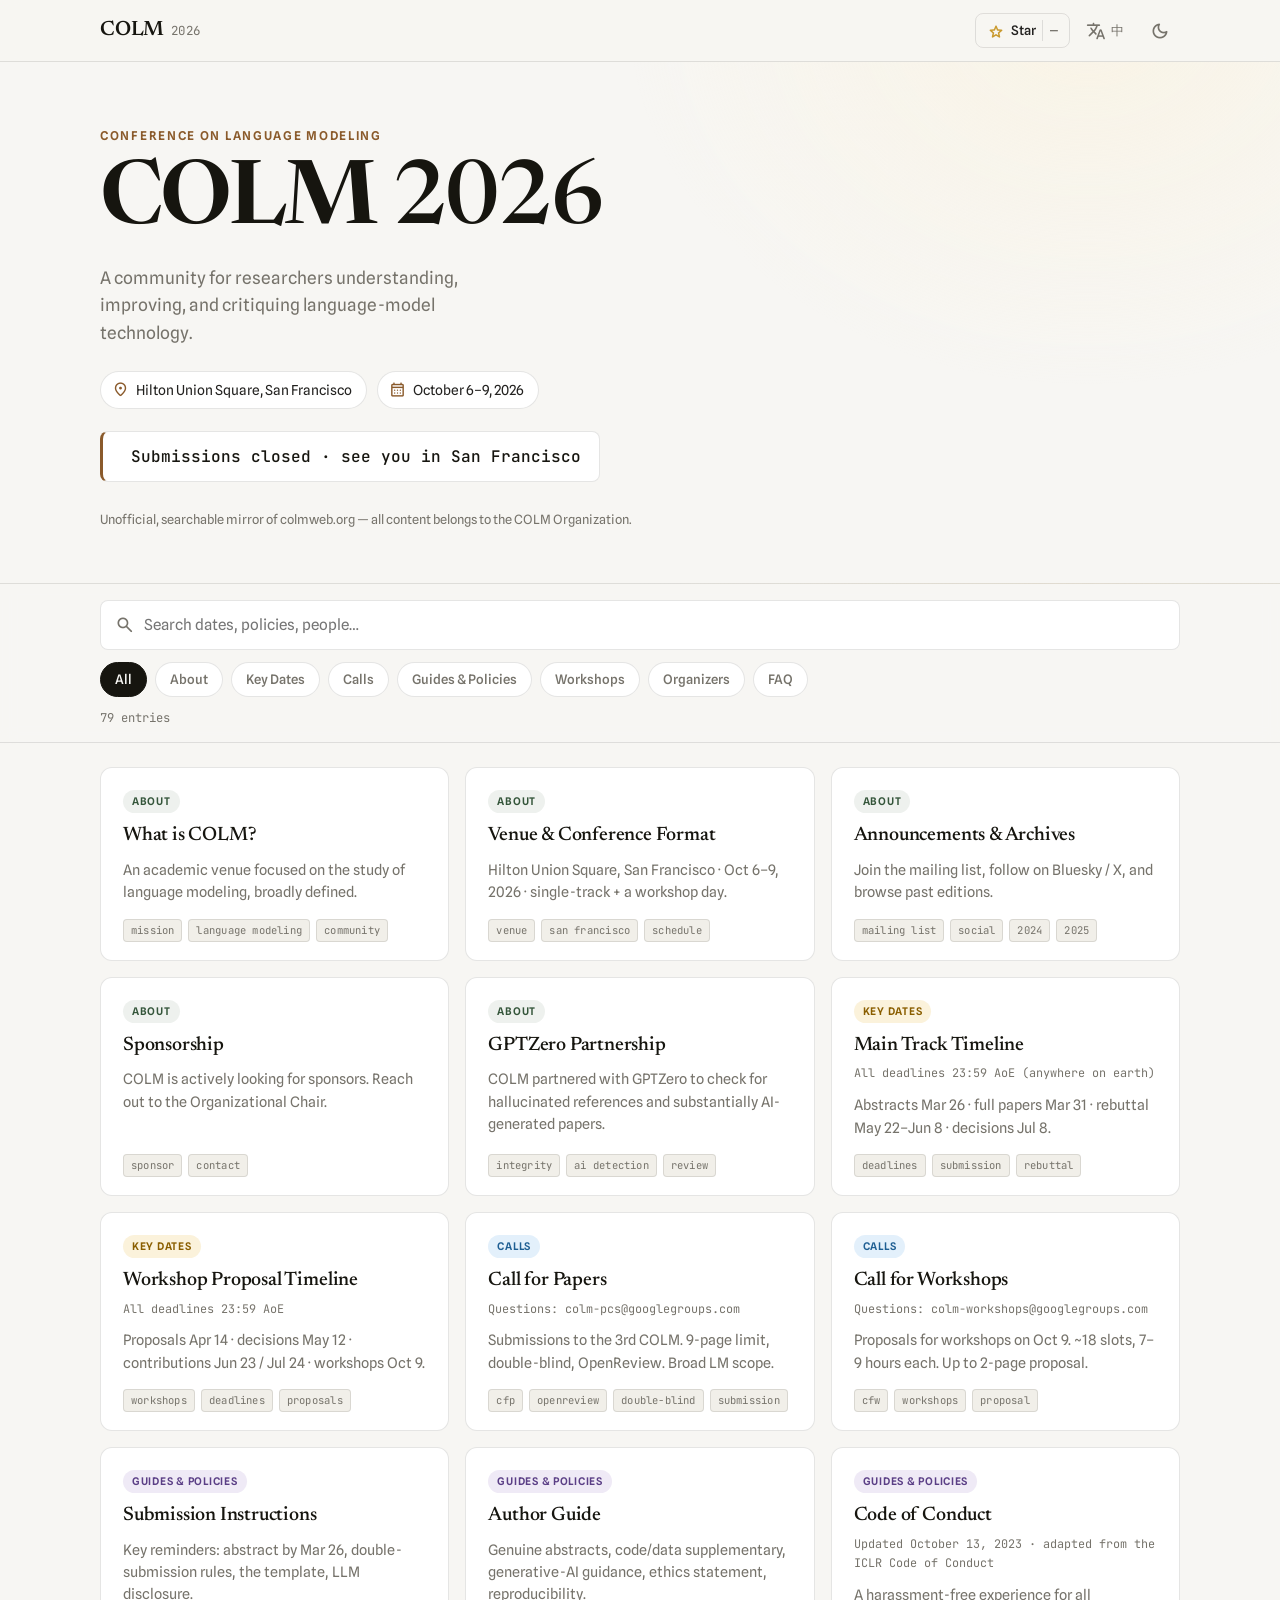
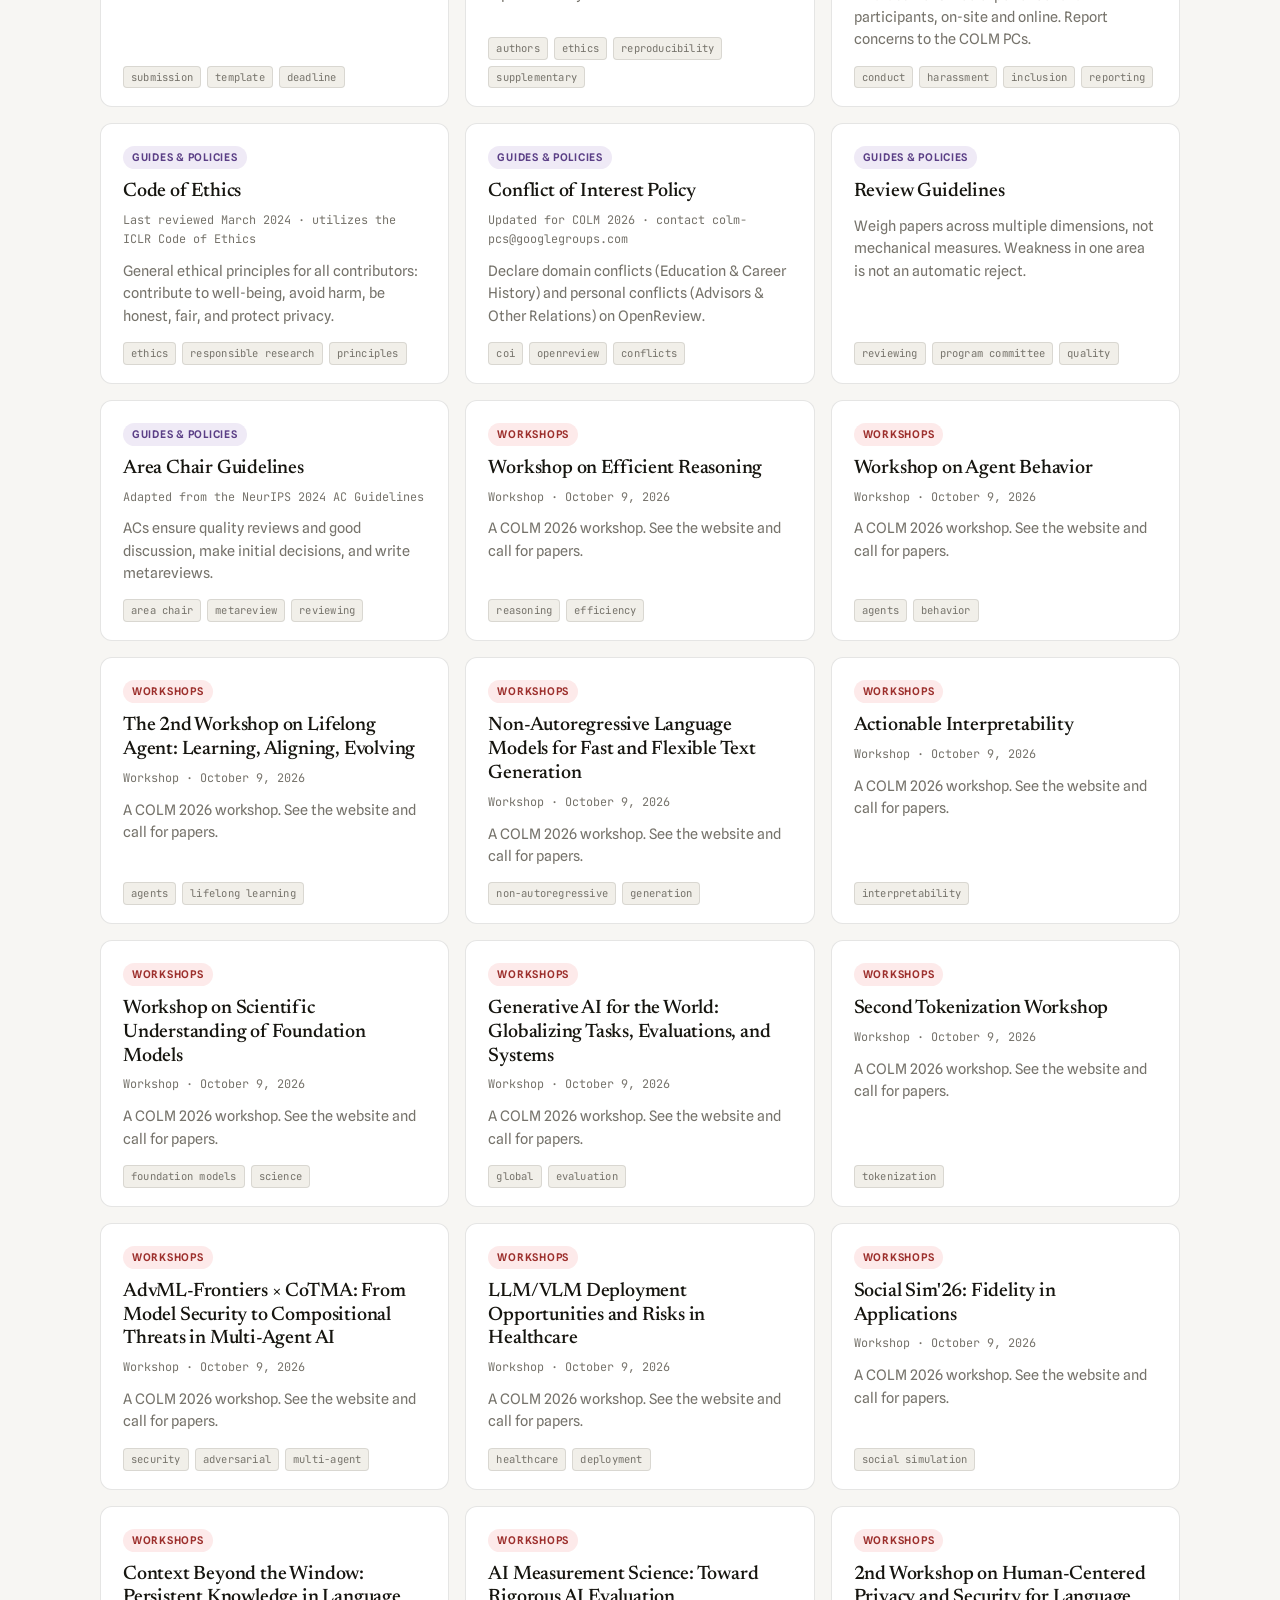
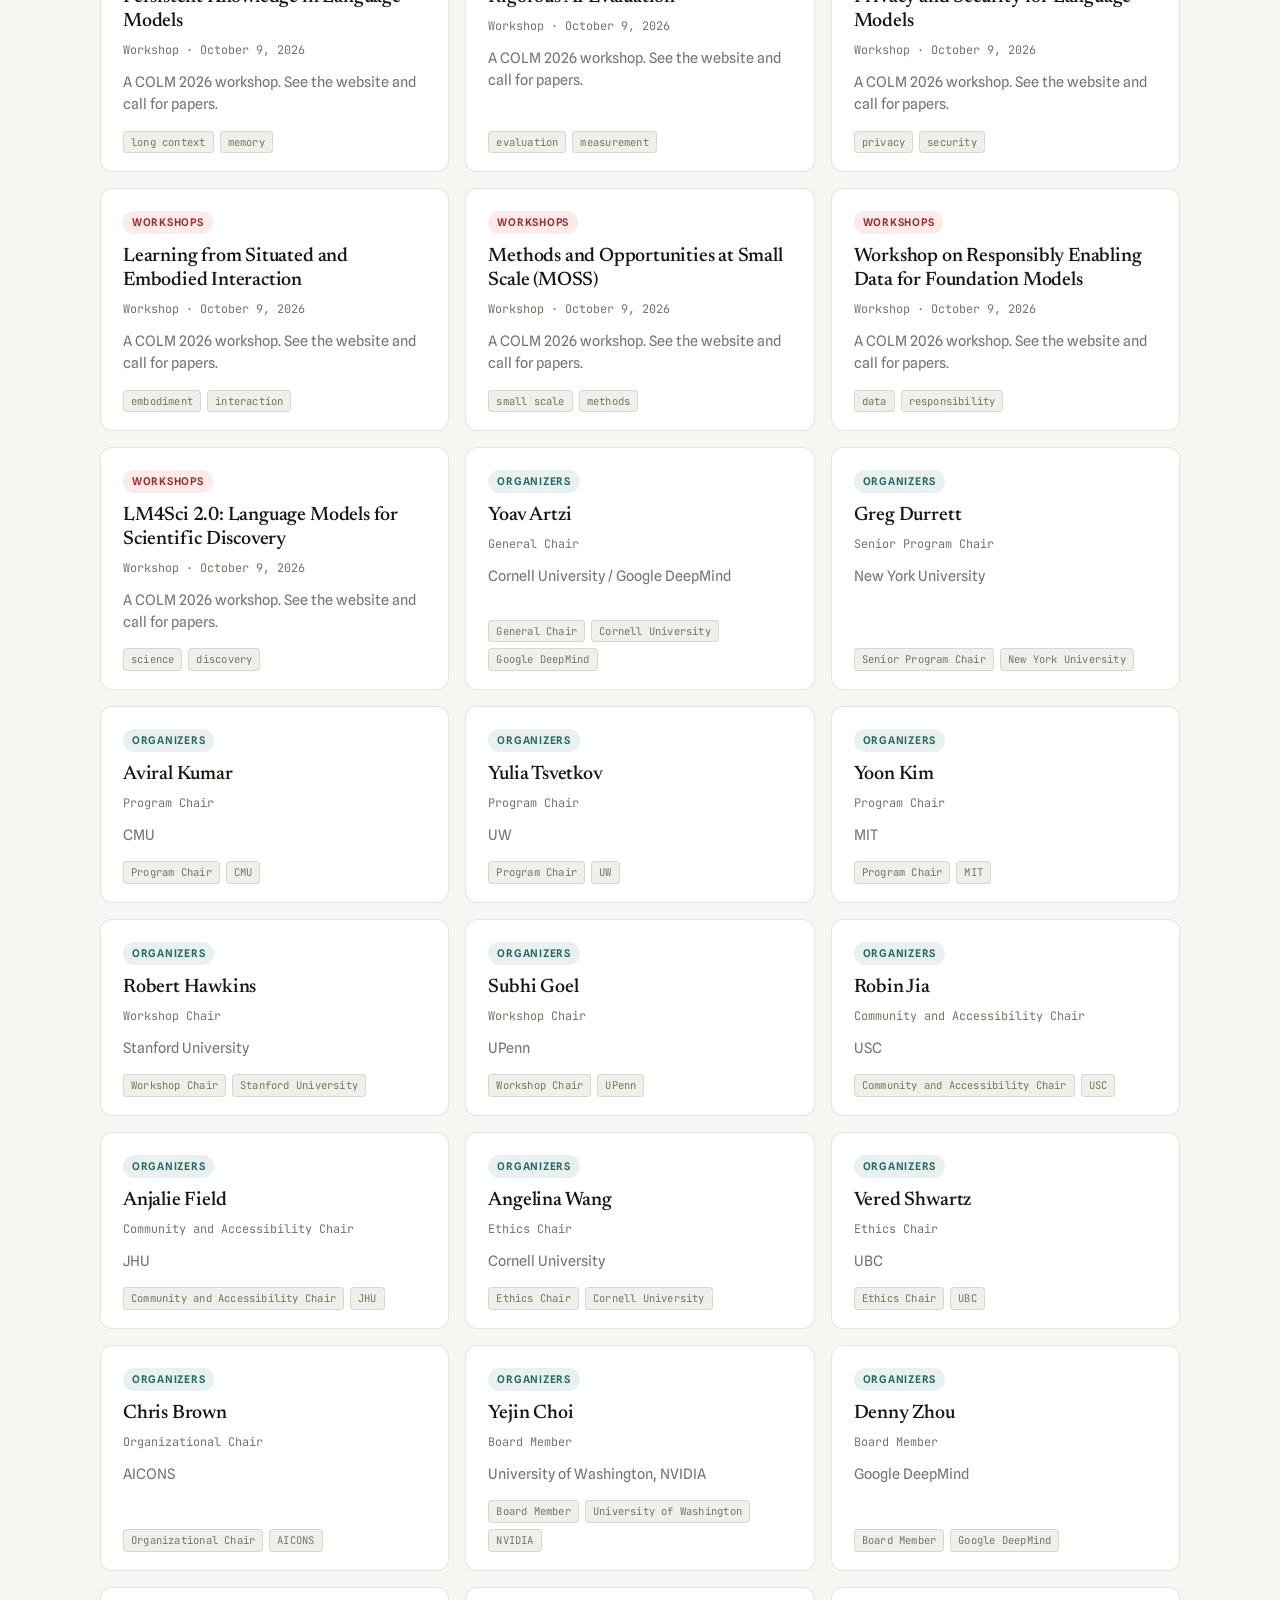
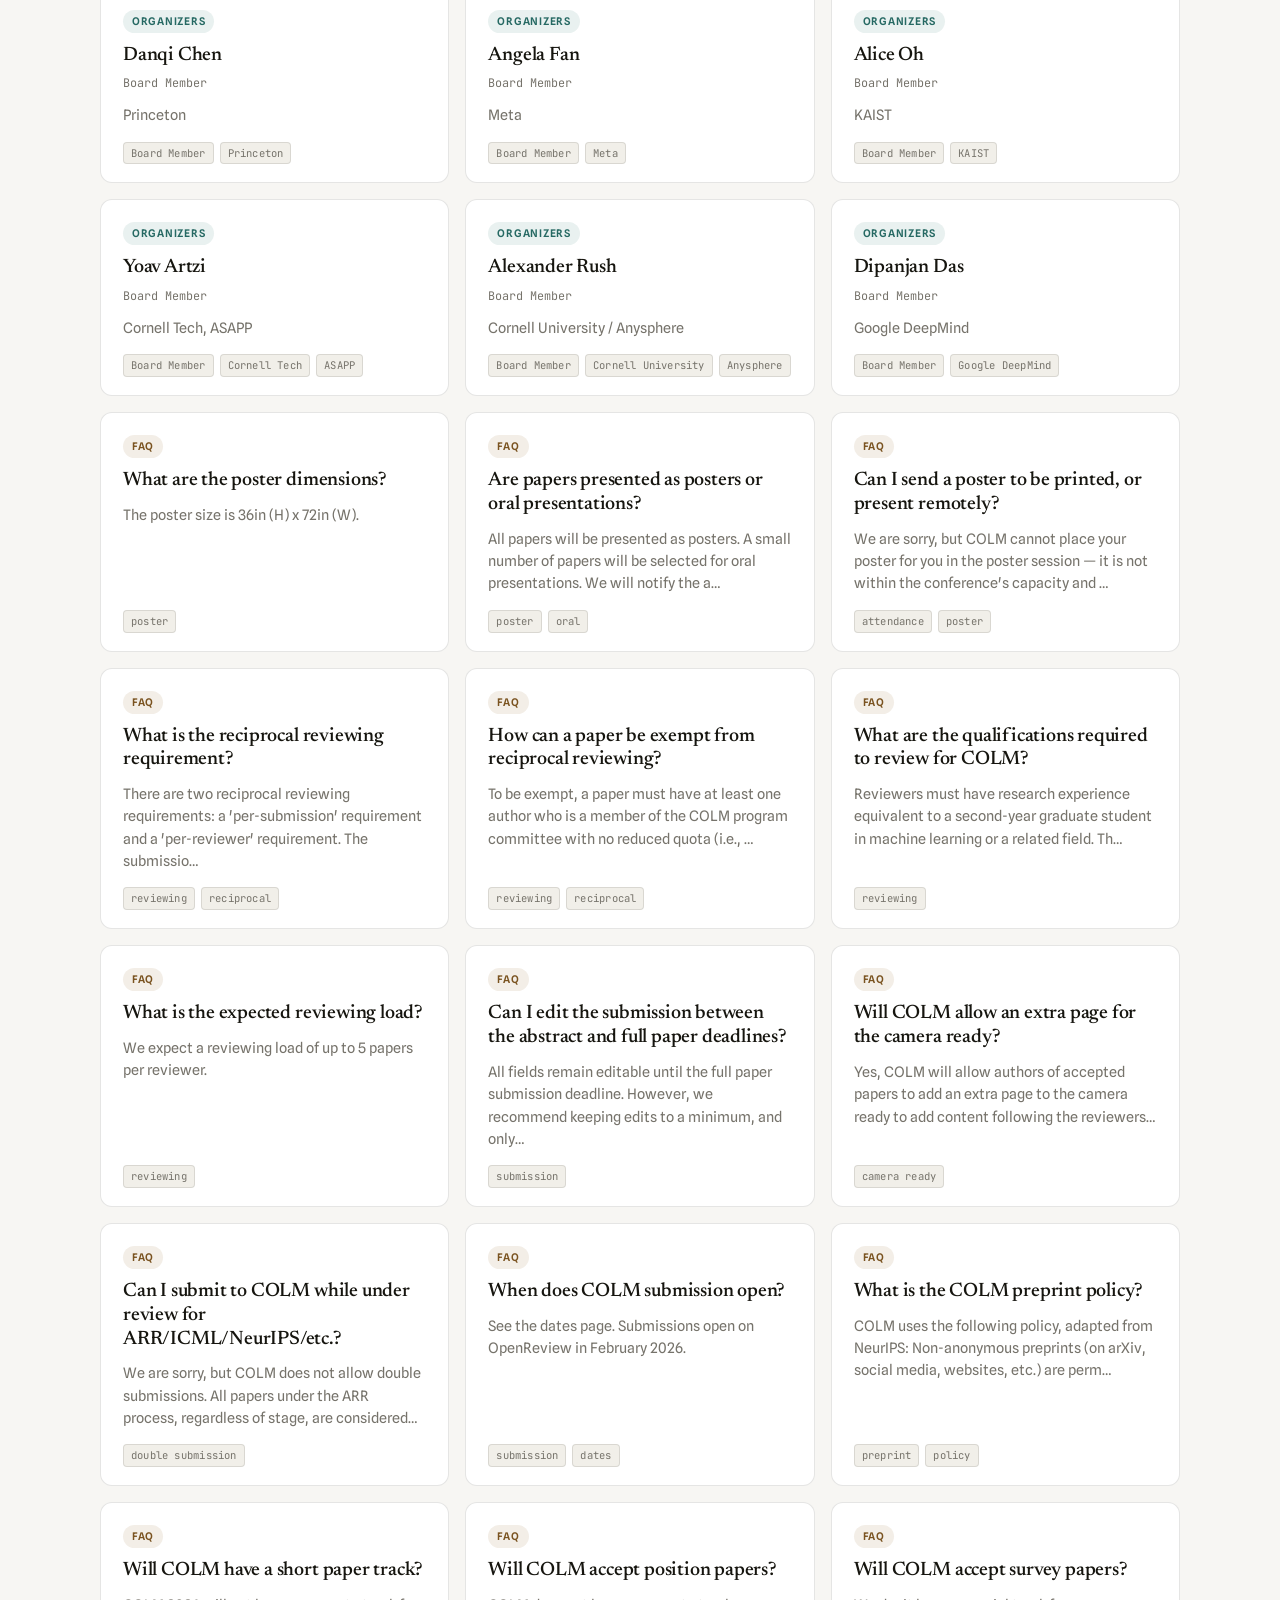
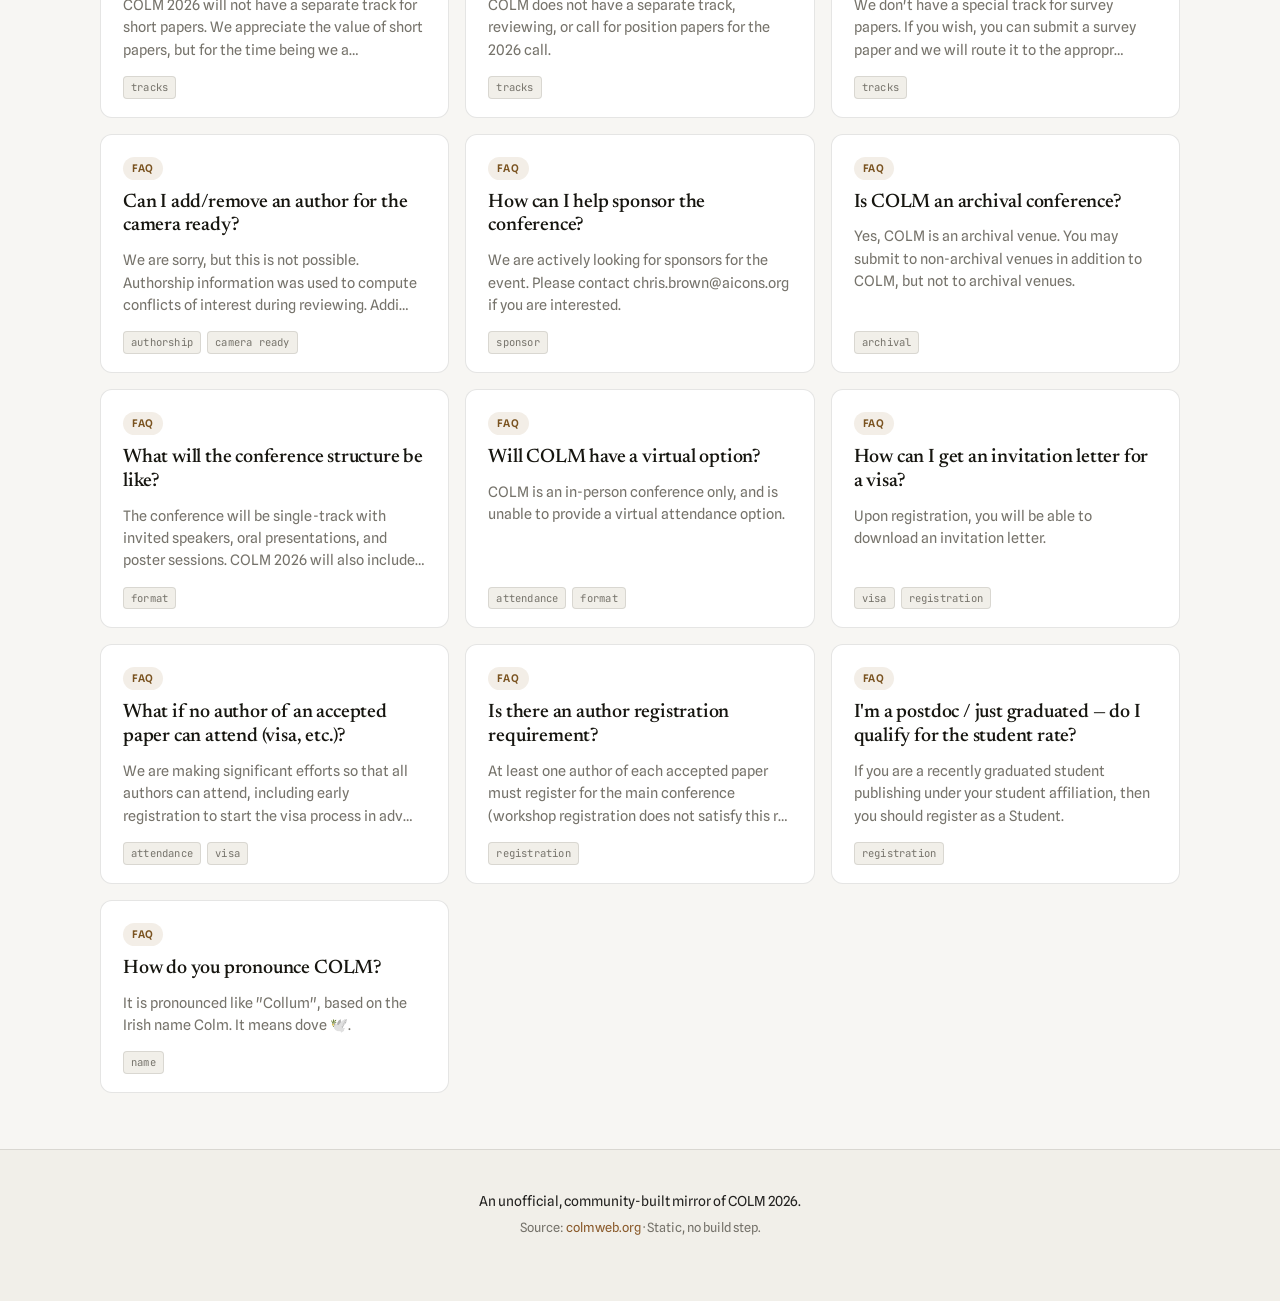
<file: archive/v1/index.html>
<!DOCTYPE html>
<html lang="en" data-theme="light">
<head>
  <!-- ==== Google Analytics 4 (Measurement ID: G-55QL75DCKR) ==== -->
  <script async src="https://www.googletagmanager.com/gtag/js?id=G-55QL75DCKR"></script>
  <script>
    window.dataLayer = window.dataLayer || [];
    function gtag(){ dataLayer.push(arguments); }
    gtag('js', new Date());
    gtag('config', 'G-55QL75DCKR');
  </script>

  <meta charset="UTF-8" />
  <meta name="viewport" content="width=device-width, initial-scale=1.0" />

  <!-- ==== Primary meta ==== -->
  <title>COLM 2026 · Conference on Language Modeling</title>
  <meta name="description" content="An unofficial, searchable mirror of the Conference on Language Modeling (COLM 2026): key dates, call for papers & workshops, submission and review guidelines, code of conduct & ethics, organizers and board. San Francisco, October 6–9, 2026." />
  <!--
    這頁是舊版設計的封存,內容與主站相同(同一份 COLM 2026 資料,只是版型不同)。
    canonical 指向主站,讓搜尋引擎把權重集中到現行版本,不要拿封存版跟主站互打。
  -->
  <link rel="canonical" href="https://colm-info.peteraim.com/" />
  <meta name="robots" content="noindex" />
  <meta name="theme-color" content="#1b1b19" />

  <!-- ==== Open Graph ==== -->
  <meta property="og:type" content="website" />
  <meta property="og:title" content="COLM 2026 · Conference on Language Modeling" />
  <meta property="og:description" content="Searchable guide to COLM 2026 — dates, calls, guidelines, policies, workshops and people. San Francisco, Oct 6–9, 2026. (Unofficial mirror of colmweb.org.)" />
  <meta property="og:url" content="https://colm-info.peteraim.com/" />
  <meta property="og:image" content="https://tingwei161803.github.io/colm-info/assets/og-image.png" />

  <!-- ==== Twitter ==== -->
  <meta name="twitter:card" content="summary_large_image" />
  <meta name="twitter:title" content="COLM 2026 · Conference on Language Modeling" />
  <meta name="twitter:description" content="Searchable guide to COLM 2026 — dates, calls, guidelines, policies, workshops and people." />
  <meta name="twitter:image" content="https://tingwei161803.github.io/colm-info/assets/og-image.png" />

  <!-- ==== JSON-LD structured data ==== -->
  <script type="application/ld+json">
  {
    "@context": "https://schema.org",
    "@type": "Event",
    "name": "Conference on Language Modeling 2026 (COLM 2026)",
    "description": "Academic venue focused on the study of language modeling, broadly defined.",
    "startDate": "2026-10-06",
    "endDate": "2026-10-09",
    "eventAttendanceMode": "https://schema.org/OfflineEventAttendanceMode",
    "eventStatus": "https://schema.org/EventScheduled",
    "location": {
      "@type": "Place",
      "name": "Hilton Union Square",
      "address": "San Francisco, USA"
    },
    "url": "https://colmweb.org/",
    "sameAs": "https://colmweb.org/"
  }
  </script>

  <!-- ==== Fonts (CDN, no local files) — editorial serif + clean sans + mono ==== -->
  <link rel="preconnect" href="https://fonts.googleapis.com" />
  <link rel="preconnect" href="https://fonts.gstatic.com" crossorigin />
  <link href="https://fonts.googleapis.com/css2?family=Newsreader:ital,opsz,wght@0,6..72,400..600;1,6..72,400..500&family=Spline+Sans:wght@400;500;600&family=JetBrains+Mono:wght@400;500&display=swap" rel="stylesheet" />
  <link href="https://fonts.googleapis.com/css2?family=Material+Symbols+Rounded:opsz,wght,FILL,GRAD@24,400,0,0&display=swap" rel="stylesheet" />

  <link rel="stylesheet" href="assets/styles.css" />
</head>
<body>
  <!-- ==== App bar ==== -->
  <header class="appbar">
    <div class="appbar__inner">
      <a class="brand" href="#" aria-label="COLM 2026 home">
        <span class="brand__mark">COLM</span>
        <span class="brand__year">2026</span>
      </a>

      <div class="appbar__actions">
        <a class="gh-star" id="ghStar" href="https://github.com/tingwei161803/colm-info" target="_blank" rel="noopener"
           data-repo="tingwei161803/colm-info" aria-label="Star this project on GitHub">
          <span class="material-symbols-rounded">star</span>
          <span class="gh-star__label">Star</span>
          <span class="gh-star__count" id="ghStarCount">—</span>
        </a>

        <button class="icon-btn" id="langToggle" type="button"
                title="Language" aria-label="Toggle language / 切換語言">
          <span class="material-symbols-rounded">translate</span>
          <span class="icon-btn__txt" id="langLabel">中</span>
        </button>

        <button class="icon-btn" id="themeToggle" type="button"
                title="Theme" aria-label="Toggle theme / 切換深淺色">
          <span class="material-symbols-rounded" id="themeIcon">dark_mode</span>
        </button>
      </div>
    </div>
  </header>

  <!-- ==== Hero ==== -->
  <section class="hero">
    <div class="hero__inner">
      <p class="hero__eyebrow" data-i18n="hero.eyebrow">Conference on Language Modeling</p>
      <h1 class="hero__title"><span class="hero__title-colm">COLM</span> 2026</h1>
      <p class="hero__sub" data-i18n="hero.sub">A community for researchers understanding, improving, and critiquing language-model technology.</p>
      <div class="hero__meta">
        <span class="hero__chip"><span class="material-symbols-rounded">location_on</span><span data-i18n="hero.venue">Hilton Union Square, San Francisco</span></span>
        <span class="hero__chip"><span class="material-symbols-rounded">calendar_month</span><span data-i18n="hero.dateline">October 6–9, 2026</span></span>
      </div>
      <div class="hero__countdown" id="countdown" hidden>
        <span class="hero__countdown-label" id="countdownLabel"></span>
        <span class="hero__countdown-value" id="countdownValue"></span>
      </div>
      <p class="hero__note" data-i18n="hero.note">Unofficial, searchable mirror of colmweb.org — content belongs to the COLM Organization.</p>
    </div>
  </section>

  <!-- ==== Controls: search + filter chips ==== -->
  <section class="controls">
    <div class="controls__inner">
      <div class="search">
        <span class="material-symbols-rounded search__icon">search</span>
        <input class="search__input" id="searchInput" type="search"
               autocomplete="off" aria-label="Search / 搜尋"
               data-i18n-attr="placeholder" data-i18n="search"
               placeholder="Search dates, policies, people…" />
      </div>
      <div class="chips" id="chips" role="group" aria-label="Filters / 篩選"></div>
      <p class="count" id="count" aria-live="polite"></p>
    </div>
  </section>

  <!-- ==== Card grid ==== -->
  <main class="grid" id="grid" aria-live="polite">
<article class="card is-in" tabindex="0" data-slug="about-colm" style="--index: 0; transition-delay: 0ms;"><span class="card__cat cat-about">About</span><h3 class="card__title">What is COLM?</h3><p class="card__summary">An academic venue focused on the study of language modeling, broadly defined.</p><div class="card__tags"><span class="tag">mission</span><span class="tag">language modeling</span><span class="tag">community</span></div></article><article class="card is-in" tabindex="0" data-slug="venue-and-format" style="--index: 1; transition-delay: 45ms;"><span class="card__cat cat-about">About</span><h3 class="card__title">Venue &amp; Conference Format</h3><p class="card__summary">Hilton Union Square, San Francisco · Oct 6–9, 2026 · single-track + a workshop day.</p><div class="card__tags"><span class="tag">venue</span><span class="tag">san francisco</span><span class="tag">schedule</span></div></article><article class="card is-in" tabindex="0" data-slug="stay-connected" style="--index: 2; transition-delay: 90ms;"><span class="card__cat cat-about">About</span><h3 class="card__title">Announcements &amp; Archives</h3><p class="card__summary">Join the mailing list, follow on Bluesky / X, and browse past editions.</p><div class="card__tags"><span class="tag">mailing list</span><span class="tag">social</span><span class="tag">2024</span><span class="tag">2025</span></div></article><article class="card is-in" tabindex="0" data-slug="sponsorship" style="--index: 3; transition-delay: 135ms;"><span class="card__cat cat-about">About</span><h3 class="card__title">Sponsorship</h3><p class="card__summary">COLM is actively looking for sponsors. Reach out to the Organizational Chair.</p><div class="card__tags"><span class="tag">sponsor</span><span class="tag">contact</span></div></article><article class="card is-in" tabindex="0" data-slug="gptzero-partnership" style="--index: 4; transition-delay: 180ms;"><span class="card__cat cat-about">About</span><h3 class="card__title">GPTZero Partnership</h3><p class="card__summary">COLM partnered with GPTZero to check for hallucinated references and substantially AI-generated papers.</p><div class="card__tags"><span class="tag">integrity</span><span class="tag">ai detection</span><span class="tag">review</span></div></article><article class="card is-in" tabindex="0" data-slug="main-track-timeline" style="--index: 5; transition-delay: 225ms;"><span class="card__cat cat-dates">Key Dates</span><h3 class="card__title">Main Track Timeline</h3><p class="card__meta">All deadlines 23:59 AoE (anywhere on earth)</p><p class="card__summary">Abstracts Mar 26 · full papers Mar 31 · rebuttal May 22–Jun 8 · decisions Jul 8.</p><div class="card__tags"><span class="tag">deadlines</span><span class="tag">submission</span><span class="tag">rebuttal</span></div></article><article class="card is-in" tabindex="0" data-slug="workshop-timeline" style="--index: 6; transition-delay: 270ms;"><span class="card__cat cat-dates">Key Dates</span><h3 class="card__title">Workshop Proposal Timeline</h3><p class="card__meta">All deadlines 23:59 AoE</p><p class="card__summary">Proposals Apr 14 · decisions May 12 · contributions Jun 23 / Jul 24 · workshops Oct 9.</p><div class="card__tags"><span class="tag">workshops</span><span class="tag">deadlines</span><span class="tag">proposals</span></div></article><article class="card is-in" tabindex="0" data-slug="call-for-papers" style="--index: 7; transition-delay: 315ms;"><span class="card__cat cat-calls">Calls</span><h3 class="card__title">Call for Papers</h3><p class="card__meta">Questions: colm-pcs@googlegroups.com</p><p class="card__summary">Submissions to the 3rd COLM. 9-page limit, double-blind, OpenReview. Broad LM scope.</p><div class="card__tags"><span class="tag">cfp</span><span class="tag">openreview</span><span class="tag">double-blind</span><span class="tag">submission</span></div></article><article class="card is-in" tabindex="0" data-slug="call-for-workshops" style="--index: 8; transition-delay: 360ms;"><span class="card__cat cat-calls">Calls</span><h3 class="card__title">Call for Workshops</h3><p class="card__meta">Questions: colm-workshops@googlegroups.com</p><p class="card__summary">Proposals for workshops on Oct 9. ~18 slots, 7–9 hours each. Up to 2-page proposal.</p><div class="card__tags"><span class="tag">cfw</span><span class="tag">workshops</span><span class="tag">proposal</span></div></article><article class="card is-in" tabindex="0" data-slug="submission-instructions" style="--index: 9; transition-delay: 360ms;"><span class="card__cat cat-guides">Guides &amp; Policies</span><h3 class="card__title">Submission Instructions</h3><p class="card__summary">Key reminders: abstract by Mar 26, double-submission rules, the template, LLM disclosure.</p><div class="card__tags"><span class="tag">submission</span><span class="tag">template</span><span class="tag">deadline</span></div></article><article class="card is-in" tabindex="0" data-slug="author-guide" style="--index: 10; transition-delay: 360ms;"><span class="card__cat cat-guides">Guides &amp; Policies</span><h3 class="card__title">Author Guide</h3><p class="card__summary">Genuine abstracts, code/data supplementary, generative-AI guidance, ethics statement, reproducibility.</p><div class="card__tags"><span class="tag">authors</span><span class="tag">ethics</span><span class="tag">reproducibility</span><span class="tag">supplementary</span></div></article><article class="card is-in" tabindex="0" data-slug="code-of-conduct" style="--index: 11; transition-delay: 360ms;"><span class="card__cat cat-guides">Guides &amp; Policies</span><h3 class="card__title">Code of Conduct</h3><p class="card__meta">Updated October 13, 2023 · adapted from the ICLR Code of Conduct</p><p class="card__summary">A harassment-free experience for all participants, on-site and online. Report concerns to the COLM PCs.</p><div class="card__tags"><span class="tag">conduct</span><span class="tag">harassment</span><span class="tag">inclusion</span><span class="tag">reporting</span></div></article><article class="card is-in" tabindex="0" data-slug="code-of-ethics" style="--index: 12; transition-delay: 360ms;"><span class="card__cat cat-guides">Guides &amp; Policies</span><h3 class="card__title">Code of Ethics</h3><p class="card__meta">Last reviewed March 2024 · utilizes the ICLR Code of Ethics</p><p class="card__summary">General ethical principles for all contributors: contribute to well-being, avoid harm, be honest, fair, and protect privacy.</p><div class="card__tags"><span class="tag">ethics</span><span class="tag">responsible research</span><span class="tag">principles</span></div></article><article class="card is-in" tabindex="0" data-slug="conflict-of-interest-policy" style="--index: 13; transition-delay: 360ms;"><span class="card__cat cat-guides">Guides &amp; Policies</span><h3 class="card__title">Conflict of Interest Policy</h3><p class="card__meta">Updated for COLM 2026 · contact colm-pcs@googlegroups.com</p><p class="card__summary">Declare domain conflicts (Education &amp; Career History) and personal conflicts (Advisors &amp; Other Relations) on OpenReview.</p><div class="card__tags"><span class="tag">coi</span><span class="tag">openreview</span><span class="tag">conflicts</span></div></article><article class="card is-in" tabindex="0" data-slug="review-guidelines" style="--index: 14; transition-delay: 360ms;"><span class="card__cat cat-guides">Guides &amp; Policies</span><h3 class="card__title">Review Guidelines</h3><p class="card__summary">Weigh papers across multiple dimensions, not mechanical measures. Weakness in one area is not an automatic reject.</p><div class="card__tags"><span class="tag">reviewing</span><span class="tag">program committee</span><span class="tag">quality</span></div></article><article class="card is-in" tabindex="0" data-slug="ac-guidelines" style="--index: 15; transition-delay: 360ms;"><span class="card__cat cat-guides">Guides &amp; Policies</span><h3 class="card__title">Area Chair Guidelines</h3><p class="card__meta">Adapted from the NeurIPS 2024 AC Guidelines</p><p class="card__summary">ACs ensure quality reviews and good discussion, make initial decisions, and write metareviews.</p><div class="card__tags"><span class="tag">area chair</span><span class="tag">metareview</span><span class="tag">reviewing</span></div></article><article class="card is-in" tabindex="0" data-slug="ws-efficient-reasoning" style="--index: 16; transition-delay: 360ms;"><span class="card__cat cat-workshops">Workshops</span><h3 class="card__title">Workshop on Efficient Reasoning</h3><p class="card__meta">Workshop · October 9, 2026</p><p class="card__summary">A COLM 2026 workshop. See the website and call for papers.</p><div class="card__tags"><span class="tag">reasoning</span><span class="tag">efficiency</span></div></article><article class="card is-in" tabindex="0" data-slug="ws-agent-behavior" style="--index: 17; transition-delay: 360ms;"><span class="card__cat cat-workshops">Workshops</span><h3 class="card__title">Workshop on Agent Behavior</h3><p class="card__meta">Workshop · October 9, 2026</p><p class="card__summary">A COLM 2026 workshop. See the website and call for papers.</p><div class="card__tags"><span class="tag">agents</span><span class="tag">behavior</span></div></article><article class="card is-in" tabindex="0" data-slug="ws-lifelong-agent" style="--index: 18; transition-delay: 360ms;"><span class="card__cat cat-workshops">Workshops</span><h3 class="card__title">The 2nd Workshop on Lifelong Agent: Learning, Aligning, Evolving</h3><p class="card__meta">Workshop · October 9, 2026</p><p class="card__summary">A COLM 2026 workshop. See the website and call for papers.</p><div class="card__tags"><span class="tag">agents</span><span class="tag">lifelong learning</span></div></article><article class="card is-in" tabindex="0" data-slug="ws-nonar-lm" style="--index: 19; transition-delay: 360ms;"><span class="card__cat cat-workshops">Workshops</span><h3 class="card__title">Non-Autoregressive Language Models for Fast and Flexible Text Generation</h3><p class="card__meta">Workshop · October 9, 2026</p><p class="card__summary">A COLM 2026 workshop. See the website and call for papers.</p><div class="card__tags"><span class="tag">non-autoregressive</span><span class="tag">generation</span></div></article><article class="card is-in" tabindex="0" data-slug="ws-actionable-interp" style="--index: 20; transition-delay: 360ms;"><span class="card__cat cat-workshops">Workshops</span><h3 class="card__title">Actionable Interpretability</h3><p class="card__meta">Workshop · October 9, 2026</p><p class="card__summary">A COLM 2026 workshop. See the website and call for papers.</p><div class="card__tags"><span class="tag">interpretability</span></div></article><article class="card is-in" tabindex="0" data-slug="ws-science-fm" style="--index: 21; transition-delay: 360ms;"><span class="card__cat cat-workshops">Workshops</span><h3 class="card__title">Workshop on Scientific Understanding of Foundation Models</h3><p class="card__meta">Workshop · October 9, 2026</p><p class="card__summary">A COLM 2026 workshop. See the website and call for papers.</p><div class="card__tags"><span class="tag">foundation models</span><span class="tag">science</span></div></article><article class="card is-in" tabindex="0" data-slug="ws-genai4world" style="--index: 22; transition-delay: 360ms;"><span class="card__cat cat-workshops">Workshops</span><h3 class="card__title">Generative AI for the World: Globalizing Tasks, Evaluations, and Systems</h3><p class="card__meta">Workshop · October 9, 2026</p><p class="card__summary">A COLM 2026 workshop. See the website and call for papers.</p><div class="card__tags"><span class="tag">global</span><span class="tag">evaluation</span></div></article><article class="card is-in" tabindex="0" data-slug="ws-tokenization" style="--index: 23; transition-delay: 360ms;"><span class="card__cat cat-workshops">Workshops</span><h3 class="card__title">Second Tokenization Workshop</h3><p class="card__meta">Workshop · October 9, 2026</p><p class="card__summary">A COLM 2026 workshop. See the website and call for papers.</p><div class="card__tags"><span class="tag">tokenization</span></div></article><article class="card is-in" tabindex="0" data-slug="ws-advml-cotma" style="--index: 24; transition-delay: 360ms;"><span class="card__cat cat-workshops">Workshops</span><h3 class="card__title">AdvML-Frontiers × CoTMA: From Model Security to Compositional Threats in Multi-Agent AI</h3><p class="card__meta">Workshop · October 9, 2026</p><p class="card__summary">A COLM 2026 workshop. See the website and call for papers.</p><div class="card__tags"><span class="tag">security</span><span class="tag">adversarial</span><span class="tag">multi-agent</span></div></article><article class="card is-in" tabindex="0" data-slug="ws-daih-healthcare" style="--index: 25; transition-delay: 360ms;"><span class="card__cat cat-workshops">Workshops</span><h3 class="card__title">LLM/VLM Deployment Opportunities and Risks in Healthcare</h3><p class="card__meta">Workshop · October 9, 2026</p><p class="card__summary">A COLM 2026 workshop. See the website and call for papers.</p><div class="card__tags"><span class="tag">healthcare</span><span class="tag">deployment</span></div></article><article class="card is-in" tabindex="0" data-slug="ws-social-sim" style="--index: 26; transition-delay: 360ms;"><span class="card__cat cat-workshops">Workshops</span><h3 class="card__title">Social Sim'26: Fidelity in Applications</h3><p class="card__meta">Workshop · October 9, 2026</p><p class="card__summary">A COLM 2026 workshop. See the website and call for papers.</p><div class="card__tags"><span class="tag">social simulation</span></div></article><article class="card is-in" tabindex="0" data-slug="ws-context-window" style="--index: 27; transition-delay: 360ms;"><span class="card__cat cat-workshops">Workshops</span><h3 class="card__title">Context Beyond the Window: Persistent Knowledge in Language Models</h3><p class="card__meta">Workshop · October 9, 2026</p><p class="card__summary">A COLM 2026 workshop. See the website and call for papers.</p><div class="card__tags"><span class="tag">long context</span><span class="tag">memory</span></div></article><article class="card is-in" tabindex="0" data-slug="ws-ai-measurement" style="--index: 28; transition-delay: 360ms;"><span class="card__cat cat-workshops">Workshops</span><h3 class="card__title">AI Measurement Science: Toward Rigorous AI Evaluation</h3><p class="card__meta">Workshop · October 9, 2026</p><p class="card__summary">A COLM 2026 workshop. See the website and call for papers.</p><div class="card__tags"><span class="tag">evaluation</span><span class="tag">measurement</span></div></article><article class="card is-in" tabindex="0" data-slug="ws-haips-privacy" style="--index: 29; transition-delay: 360ms;"><span class="card__cat cat-workshops">Workshops</span><h3 class="card__title">2nd Workshop on Human-Centered Privacy and Security for Language Models</h3><p class="card__meta">Workshop · October 9, 2026</p><p class="card__summary">A COLM 2026 workshop. See the website and call for papers.</p><div class="card__tags"><span class="tag">privacy</span><span class="tag">security</span></div></article><article class="card is-in" tabindex="0" data-slug="ws-situated-embodied" style="--index: 30; transition-delay: 360ms;"><span class="card__cat cat-workshops">Workshops</span><h3 class="card__title">Learning from Situated and Embodied Interaction</h3><p class="card__meta">Workshop · October 9, 2026</p><p class="card__summary">A COLM 2026 workshop. See the website and call for papers.</p><div class="card__tags"><span class="tag">embodiment</span><span class="tag">interaction</span></div></article><article class="card is-in" tabindex="0" data-slug="ws-moss-small-scale" style="--index: 31; transition-delay: 360ms;"><span class="card__cat cat-workshops">Workshops</span><h3 class="card__title">Methods and Opportunities at Small Scale (MOSS)</h3><p class="card__meta">Workshop · October 9, 2026</p><p class="card__summary">A COLM 2026 workshop. See the website and call for papers.</p><div class="card__tags"><span class="tag">small scale</span><span class="tag">methods</span></div></article><article class="card is-in" tabindex="0" data-slug="ws-redata" style="--index: 32; transition-delay: 360ms;"><span class="card__cat cat-workshops">Workshops</span><h3 class="card__title">Workshop on Responsibly Enabling Data for Foundation Models</h3><p class="card__meta">Workshop · October 9, 2026</p><p class="card__summary">A COLM 2026 workshop. See the website and call for papers.</p><div class="card__tags"><span class="tag">data</span><span class="tag">responsibility</span></div></article><article class="card is-in" tabindex="0" data-slug="ws-lm4sci" style="--index: 33; transition-delay: 360ms;"><span class="card__cat cat-workshops">Workshops</span><h3 class="card__title">LM4Sci 2.0: Language Models for Scientific Discovery</h3><p class="card__meta">Workshop · October 9, 2026</p><p class="card__summary">A COLM 2026 workshop. See the website and call for papers.</p><div class="card__tags"><span class="tag">science</span><span class="tag">discovery</span></div></article><article class="card is-in" tabindex="0" data-slug="p-yoav-artzi" style="--index: 34; transition-delay: 360ms;"><span class="card__cat cat-people">Organizers</span><h3 class="card__title">Yoav Artzi</h3><p class="card__meta">General Chair</p><p class="card__summary">Cornell University / Google DeepMind</p><div class="card__tags"><span class="tag">General Chair</span><span class="tag">Cornell University</span><span class="tag">Google DeepMind</span></div></article><article class="card is-in" tabindex="0" data-slug="p-greg-durrett" style="--index: 35; transition-delay: 360ms;"><span class="card__cat cat-people">Organizers</span><h3 class="card__title">Greg Durrett</h3><p class="card__meta">Senior Program Chair</p><p class="card__summary">New York University</p><div class="card__tags"><span class="tag">Senior Program Chair</span><span class="tag">New York University</span></div></article><article class="card is-in" tabindex="0" data-slug="p-aviral-kumar" style="--index: 36; transition-delay: 360ms;"><span class="card__cat cat-people">Organizers</span><h3 class="card__title">Aviral Kumar</h3><p class="card__meta">Program Chair</p><p class="card__summary">CMU</p><div class="card__tags"><span class="tag">Program Chair</span><span class="tag">CMU</span></div></article><article class="card is-in" tabindex="0" data-slug="p-yulia-tsvetkov" style="--index: 37; transition-delay: 360ms;"><span class="card__cat cat-people">Organizers</span><h3 class="card__title">Yulia Tsvetkov</h3><p class="card__meta">Program Chair</p><p class="card__summary">UW</p><div class="card__tags"><span class="tag">Program Chair</span><span class="tag">UW</span></div></article><article class="card is-in" tabindex="0" data-slug="p-yoon-kim" style="--index: 38; transition-delay: 360ms;"><span class="card__cat cat-people">Organizers</span><h3 class="card__title">Yoon Kim</h3><p class="card__meta">Program Chair</p><p class="card__summary">MIT</p><div class="card__tags"><span class="tag">Program Chair</span><span class="tag">MIT</span></div></article><article class="card is-in" tabindex="0" data-slug="p-robert-hawkins" style="--index: 39; transition-delay: 360ms;"><span class="card__cat cat-people">Organizers</span><h3 class="card__title">Robert Hawkins</h3><p class="card__meta">Workshop Chair</p><p class="card__summary">Stanford University</p><div class="card__tags"><span class="tag">Workshop Chair</span><span class="tag">Stanford University</span></div></article><article class="card is-in" tabindex="0" data-slug="p-subhi-goel" style="--index: 40; transition-delay: 360ms;"><span class="card__cat cat-people">Organizers</span><h3 class="card__title">Subhi Goel</h3><p class="card__meta">Workshop Chair</p><p class="card__summary">UPenn</p><div class="card__tags"><span class="tag">Workshop Chair</span><span class="tag">UPenn</span></div></article><article class="card is-in" tabindex="0" data-slug="p-robin-jia" style="--index: 41; transition-delay: 360ms;"><span class="card__cat cat-people">Organizers</span><h3 class="card__title">Robin Jia</h3><p class="card__meta">Community and Accessibility Chair</p><p class="card__summary">USC</p><div class="card__tags"><span class="tag">Community and Accessibility Chair</span><span class="tag">USC</span></div></article><article class="card is-in" tabindex="0" data-slug="p-anjalie-field" style="--index: 42; transition-delay: 360ms;"><span class="card__cat cat-people">Organizers</span><h3 class="card__title">Anjalie Field</h3><p class="card__meta">Community and Accessibility Chair</p><p class="card__summary">JHU</p><div class="card__tags"><span class="tag">Community and Accessibility Chair</span><span class="tag">JHU</span></div></article><article class="card is-in" tabindex="0" data-slug="p-angelina-wang" style="--index: 43; transition-delay: 360ms;"><span class="card__cat cat-people">Organizers</span><h3 class="card__title">Angelina Wang</h3><p class="card__meta">Ethics Chair</p><p class="card__summary">Cornell University</p><div class="card__tags"><span class="tag">Ethics Chair</span><span class="tag">Cornell University</span></div></article><article class="card is-in" tabindex="0" data-slug="p-vered-shwartz" style="--index: 44; transition-delay: 360ms;"><span class="card__cat cat-people">Organizers</span><h3 class="card__title">Vered Shwartz</h3><p class="card__meta">Ethics Chair</p><p class="card__summary">UBC</p><div class="card__tags"><span class="tag">Ethics Chair</span><span class="tag">UBC</span></div></article><article class="card is-in" tabindex="0" data-slug="p-chris-brown" style="--index: 45; transition-delay: 360ms;"><span class="card__cat cat-people">Organizers</span><h3 class="card__title">Chris Brown</h3><p class="card__meta">Organizational Chair</p><p class="card__summary">AICONS</p><div class="card__tags"><span class="tag">Organizational Chair</span><span class="tag">AICONS</span></div></article><article class="card is-in" tabindex="0" data-slug="b-yejin-choi" style="--index: 46; transition-delay: 360ms;"><span class="card__cat cat-people">Organizers</span><h3 class="card__title">Yejin Choi</h3><p class="card__meta">Board Member</p><p class="card__summary">University of Washington, NVIDIA</p><div class="card__tags"><span class="tag">Board Member</span><span class="tag">University of Washington</span><span class="tag">NVIDIA</span></div></article><article class="card is-in" tabindex="0" data-slug="b-denny-zhou" style="--index: 47; transition-delay: 360ms;"><span class="card__cat cat-people">Organizers</span><h3 class="card__title">Denny Zhou</h3><p class="card__meta">Board Member</p><p class="card__summary">Google DeepMind</p><div class="card__tags"><span class="tag">Board Member</span><span class="tag">Google DeepMind</span></div></article><article class="card is-in" tabindex="0" data-slug="b-danqi-chen" style="--index: 48; transition-delay: 360ms;"><span class="card__cat cat-people">Organizers</span><h3 class="card__title">Danqi Chen</h3><p class="card__meta">Board Member</p><p class="card__summary">Princeton</p><div class="card__tags"><span class="tag">Board Member</span><span class="tag">Princeton</span></div></article><article class="card is-in" tabindex="0" data-slug="b-angela-fan" style="--index: 49; transition-delay: 360ms;"><span class="card__cat cat-people">Organizers</span><h3 class="card__title">Angela Fan</h3><p class="card__meta">Board Member</p><p class="card__summary">Meta</p><div class="card__tags"><span class="tag">Board Member</span><span class="tag">Meta</span></div></article><article class="card is-in" tabindex="0" data-slug="b-alice-oh" style="--index: 50; transition-delay: 360ms;"><span class="card__cat cat-people">Organizers</span><h3 class="card__title">Alice Oh</h3><p class="card__meta">Board Member</p><p class="card__summary">KAIST</p><div class="card__tags"><span class="tag">Board Member</span><span class="tag">KAIST</span></div></article><article class="card is-in" tabindex="0" data-slug="b-yoav-artzi-board" style="--index: 51; transition-delay: 360ms;"><span class="card__cat cat-people">Organizers</span><h3 class="card__title">Yoav Artzi</h3><p class="card__meta">Board Member</p><p class="card__summary">Cornell Tech, ASAPP</p><div class="card__tags"><span class="tag">Board Member</span><span class="tag">Cornell Tech</span><span class="tag">ASAPP</span></div></article><article class="card is-in" tabindex="0" data-slug="b-alexander-rush" style="--index: 52; transition-delay: 360ms;"><span class="card__cat cat-people">Organizers</span><h3 class="card__title">Alexander Rush</h3><p class="card__meta">Board Member</p><p class="card__summary">Cornell University / Anysphere</p><div class="card__tags"><span class="tag">Board Member</span><span class="tag">Cornell University</span><span class="tag">Anysphere</span></div></article><article class="card is-in" tabindex="0" data-slug="b-dipanjan-das" style="--index: 53; transition-delay: 360ms;"><span class="card__cat cat-people">Organizers</span><h3 class="card__title">Dipanjan Das</h3><p class="card__meta">Board Member</p><p class="card__summary">Google DeepMind</p><div class="card__tags"><span class="tag">Board Member</span><span class="tag">Google DeepMind</span></div></article><article class="card is-in" tabindex="0" data-slug="faq-poster-dimensions" style="--index: 54; transition-delay: 360ms;"><span class="card__cat cat-faq">FAQ</span><h3 class="card__title">What are the poster dimensions?</h3><p class="card__summary">The poster size is 36in (H) x 72in (W).</p><div class="card__tags"><span class="tag">poster</span></div></article><article class="card is-in" tabindex="0" data-slug="faq-poster-or-oral" style="--index: 55; transition-delay: 360ms;"><span class="card__cat cat-faq">FAQ</span><h3 class="card__title">Are papers presented as posters or oral presentations?</h3><p class="card__summary">All papers will be presented as posters. A small number of papers will be selected for oral presentations. We will notify the a…</p><div class="card__tags"><span class="tag">poster</span><span class="tag">oral</span></div></article><article class="card is-in" tabindex="0" data-slug="faq-cannot-attend" style="--index: 56; transition-delay: 360ms;"><span class="card__cat cat-faq">FAQ</span><h3 class="card__title">Can I send a poster to be printed, or present remotely?</h3><p class="card__summary">We are sorry, but COLM cannot place your poster for you in the poster session — it is not within the conference's capacity and …</p><div class="card__tags"><span class="tag">attendance</span><span class="tag">poster</span></div></article><article class="card is-in" tabindex="0" data-slug="faq-reciprocal-reviewing" style="--index: 57; transition-delay: 360ms;"><span class="card__cat cat-faq">FAQ</span><h3 class="card__title">What is the reciprocal reviewing requirement?</h3><p class="card__summary">There are two reciprocal reviewing requirements: a 'per-submission' requirement and a 'per-reviewer' requirement. The submissio…</p><div class="card__tags"><span class="tag">reviewing</span><span class="tag">reciprocal</span></div></article><article class="card is-in" tabindex="0" data-slug="faq-exempt-reciprocal" style="--index: 58; transition-delay: 360ms;"><span class="card__cat cat-faq">FAQ</span><h3 class="card__title">How can a paper be exempt from reciprocal reviewing?</h3><p class="card__summary">To be exempt, a paper must have at least one author who is a member of the COLM program committee with no reduced quota (i.e., …</p><div class="card__tags"><span class="tag">reviewing</span><span class="tag">reciprocal</span></div></article><article class="card is-in" tabindex="0" data-slug="faq-reviewer-qualifications" style="--index: 59; transition-delay: 360ms;"><span class="card__cat cat-faq">FAQ</span><h3 class="card__title">What are the qualifications required to review for COLM?</h3><p class="card__summary">Reviewers must have research experience equivalent to a second-year graduate student in machine learning or a related field. Th…</p><div class="card__tags"><span class="tag">reviewing</span></div></article><article class="card is-in" tabindex="0" data-slug="faq-reviewing-load" style="--index: 60; transition-delay: 360ms;"><span class="card__cat cat-faq">FAQ</span><h3 class="card__title">What is the expected reviewing load?</h3><p class="card__summary">We expect a reviewing load of up to 5 papers per reviewer.</p><div class="card__tags"><span class="tag">reviewing</span></div></article><article class="card is-in" tabindex="0" data-slug="faq-edit-submission" style="--index: 61; transition-delay: 360ms;"><span class="card__cat cat-faq">FAQ</span><h3 class="card__title">Can I edit the submission between the abstract and full paper deadlines?</h3><p class="card__summary">All fields remain editable until the full paper submission deadline. However, we recommend keeping edits to a minimum, and only…</p><div class="card__tags"><span class="tag">submission</span></div></article><article class="card is-in" tabindex="0" data-slug="faq-extra-page-camera-ready" style="--index: 62; transition-delay: 360ms;"><span class="card__cat cat-faq">FAQ</span><h3 class="card__title">Will COLM allow an extra page for the camera ready?</h3><p class="card__summary">Yes, COLM will allow authors of accepted papers to add an extra page to the camera ready to add content following the reviewers…</p><div class="card__tags"><span class="tag">camera ready</span></div></article><article class="card is-in" tabindex="0" data-slug="faq-double-submission" style="--index: 63; transition-delay: 360ms;"><span class="card__cat cat-faq">FAQ</span><h3 class="card__title">Can I submit to COLM while under review for ARR/ICML/NeurIPS/etc.?</h3><p class="card__summary">We are sorry, but COLM does not allow double submissions. All papers under the ARR process, regardless of stage, are considered…</p><div class="card__tags"><span class="tag">double submission</span></div></article><article class="card is-in" tabindex="0" data-slug="faq-submission-open" style="--index: 64; transition-delay: 360ms;"><span class="card__cat cat-faq">FAQ</span><h3 class="card__title">When does COLM submission open?</h3><p class="card__summary">See the dates page. Submissions open on OpenReview in February 2026.</p><div class="card__tags"><span class="tag">submission</span><span class="tag">dates</span></div></article><article class="card is-in" tabindex="0" data-slug="faq-preprint-policy" style="--index: 65; transition-delay: 360ms;"><span class="card__cat cat-faq">FAQ</span><h3 class="card__title">What is the COLM preprint policy?</h3><p class="card__summary">COLM uses the following policy, adapted from NeurIPS: Non-anonymous preprints (on arXiv, social media, websites, etc.) are perm…</p><div class="card__tags"><span class="tag">preprint</span><span class="tag">policy</span></div></article><article class="card is-in" tabindex="0" data-slug="faq-short-paper-track" style="--index: 66; transition-delay: 360ms;"><span class="card__cat cat-faq">FAQ</span><h3 class="card__title">Will COLM have a short paper track?</h3><p class="card__summary">COLM 2026 will not have a separate track for short papers. We appreciate the value of short papers, but for the time being we a…</p><div class="card__tags"><span class="tag">tracks</span></div></article><article class="card is-in" tabindex="0" data-slug="faq-position-papers" style="--index: 67; transition-delay: 360ms;"><span class="card__cat cat-faq">FAQ</span><h3 class="card__title">Will COLM accept position papers?</h3><p class="card__summary">COLM does not have a separate track, reviewing, or call for position papers for the 2026 call.</p><div class="card__tags"><span class="tag">tracks</span></div></article><article class="card is-in" tabindex="0" data-slug="faq-survey-papers" style="--index: 68; transition-delay: 360ms;"><span class="card__cat cat-faq">FAQ</span><h3 class="card__title">Will COLM accept survey papers?</h3><p class="card__summary">We don't have a special track for survey papers. If you wish, you can submit a survey paper and we will route it to the appropr…</p><div class="card__tags"><span class="tag">tracks</span></div></article><article class="card is-in" tabindex="0" data-slug="faq-add-remove-author" style="--index: 69; transition-delay: 360ms;"><span class="card__cat cat-faq">FAQ</span><h3 class="card__title">Can I add/remove an author for the camera ready?</h3><p class="card__summary">We are sorry, but this is not possible. Authorship information was used to compute conflicts of interest during reviewing. Addi…</p><div class="card__tags"><span class="tag">authorship</span><span class="tag">camera ready</span></div></article><article class="card is-in" tabindex="0" data-slug="faq-how-sponsor" style="--index: 70; transition-delay: 360ms;"><span class="card__cat cat-faq">FAQ</span><h3 class="card__title">How can I help sponsor the conference?</h3><p class="card__summary">We are actively looking for sponsors for the event. Please contact chris.brown@aicons.org if you are interested.</p><div class="card__tags"><span class="tag">sponsor</span></div></article><article class="card is-in" tabindex="0" data-slug="faq-archival" style="--index: 71; transition-delay: 360ms;"><span class="card__cat cat-faq">FAQ</span><h3 class="card__title">Is COLM an archival conference?</h3><p class="card__summary">Yes, COLM is an archival venue. You may submit to non-archival venues in addition to COLM, but not to archival venues.</p><div class="card__tags"><span class="tag">archival</span></div></article><article class="card is-in" tabindex="0" data-slug="faq-conference-structure" style="--index: 72; transition-delay: 360ms;"><span class="card__cat cat-faq">FAQ</span><h3 class="card__title">What will the conference structure be like?</h3><p class="card__summary">The conference will be single-track with invited speakers, oral presentations, and poster sessions. COLM 2026 will also include…</p><div class="card__tags"><span class="tag">format</span></div></article><article class="card is-in" tabindex="0" data-slug="faq-virtual-option" style="--index: 73; transition-delay: 360ms;"><span class="card__cat cat-faq">FAQ</span><h3 class="card__title">Will COLM have a virtual option?</h3><p class="card__summary">COLM is an in-person conference only, and is unable to provide a virtual attendance option.</p><div class="card__tags"><span class="tag">attendance</span><span class="tag">format</span></div></article><article class="card is-in" tabindex="0" data-slug="faq-visa-invitation" style="--index: 74; transition-delay: 360ms;"><span class="card__cat cat-faq">FAQ</span><h3 class="card__title">How can I get an invitation letter for a visa?</h3><p class="card__summary">Upon registration, you will be able to download an invitation letter.</p><div class="card__tags"><span class="tag">visa</span><span class="tag">registration</span></div></article><article class="card is-in" tabindex="0" data-slug="faq-no-author-attend" style="--index: 75; transition-delay: 360ms;"><span class="card__cat cat-faq">FAQ</span><h3 class="card__title">What if no author of an accepted paper can attend (visa, etc.)?</h3><p class="card__summary">We are making significant efforts so that all authors can attend, including early registration to start the visa process in adv…</p><div class="card__tags"><span class="tag">attendance</span><span class="tag">visa</span></div></article><article class="card is-in" tabindex="0" data-slug="faq-author-registration" style="--index: 76; transition-delay: 360ms;"><span class="card__cat cat-faq">FAQ</span><h3 class="card__title">Is there an author registration requirement?</h3><p class="card__summary">At least one author of each accepted paper must register for the main conference (workshop registration does not satisfy this r…</p><div class="card__tags"><span class="tag">registration</span></div></article><article class="card is-in" tabindex="0" data-slug="faq-student-rate" style="--index: 77; transition-delay: 360ms;"><span class="card__cat cat-faq">FAQ</span><h3 class="card__title">I'm a postdoc / just graduated — do I qualify for the student rate?</h3><p class="card__summary">If you are a recently graduated student publishing under your student affiliation, then you should register as a Student.</p><div class="card__tags"><span class="tag">registration</span></div></article><article class="card is-in" tabindex="0" data-slug="faq-pronounce" style="--index: 78; transition-delay: 360ms;"><span class="card__cat cat-faq">FAQ</span><h3 class="card__title">How do you pronounce COLM?</h3><p class="card__summary">It is pronounced like "Collum", based on the Irish name Colm. It means dove 🕊️.</p><div class="card__tags"><span class="tag">name</span></div></article>
</main>

  <!-- Empty state -->
  <p class="empty" id="empty" hidden data-i18n="empty">No results.</p>

  <!-- ==== Detail dialog ==== -->
  <dialog class="dialog" id="dialog" aria-label="Detail">
    <div class="dialog__bar">
      <button class="icon-btn" id="navPrev" type="button" aria-label="Previous / 上一個">
        <span class="material-symbols-rounded">chevron_left</span>
      </button>
      <button class="icon-btn" id="navNext" type="button" aria-label="Next / 下一個">
        <span class="material-symbols-rounded">chevron_right</span>
      </button>
      <span class="dialog__spacer"></span>
      <button class="icon-btn" id="dialogClose" type="button" aria-label="Close / 關閉">
        <span class="material-symbols-rounded">close</span>
      </button>
    </div>
    <div class="dialog__body" id="dialogBody"></div>
  </dialog>

  <!-- ==== Footer ==== -->
  <footer class="footer">
    <p class="footer__line" data-i18n="footer.tagline">An unofficial, community-built mirror of COLM 2026.</p>
    <p class="footer__line footer__muted">
      <span data-i18n="footer.source">Source</span>:
      <a href="https://colmweb.org/" target="_blank" rel="noopener">colmweb.org</a>
      · <span data-i18n="footer.built">Static, no build step.</span>
    </p>
  </footer>

  <!-- ==== Scripts (order matters: data first) ==== -->
  <script src="data/data.js"></script>
  <script src="assets/app.js"></script>
</body>
</html>
</file>
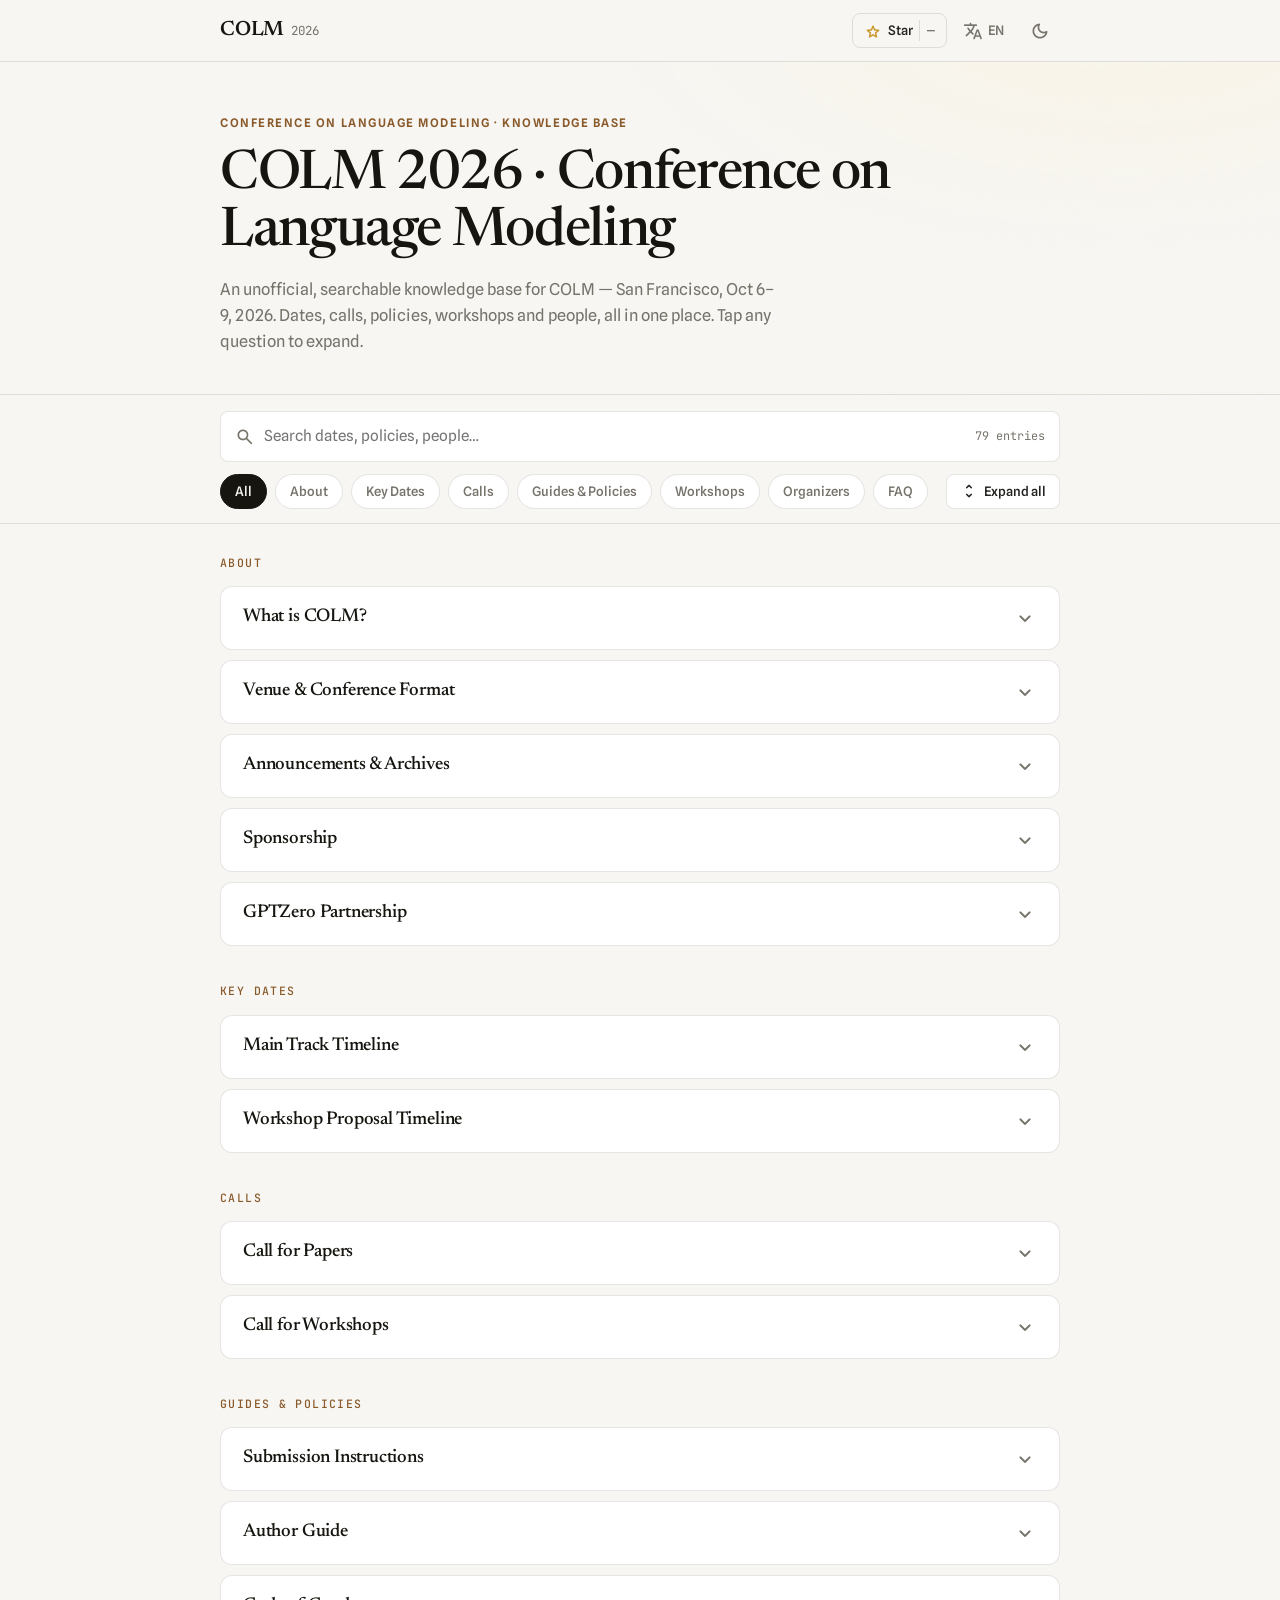
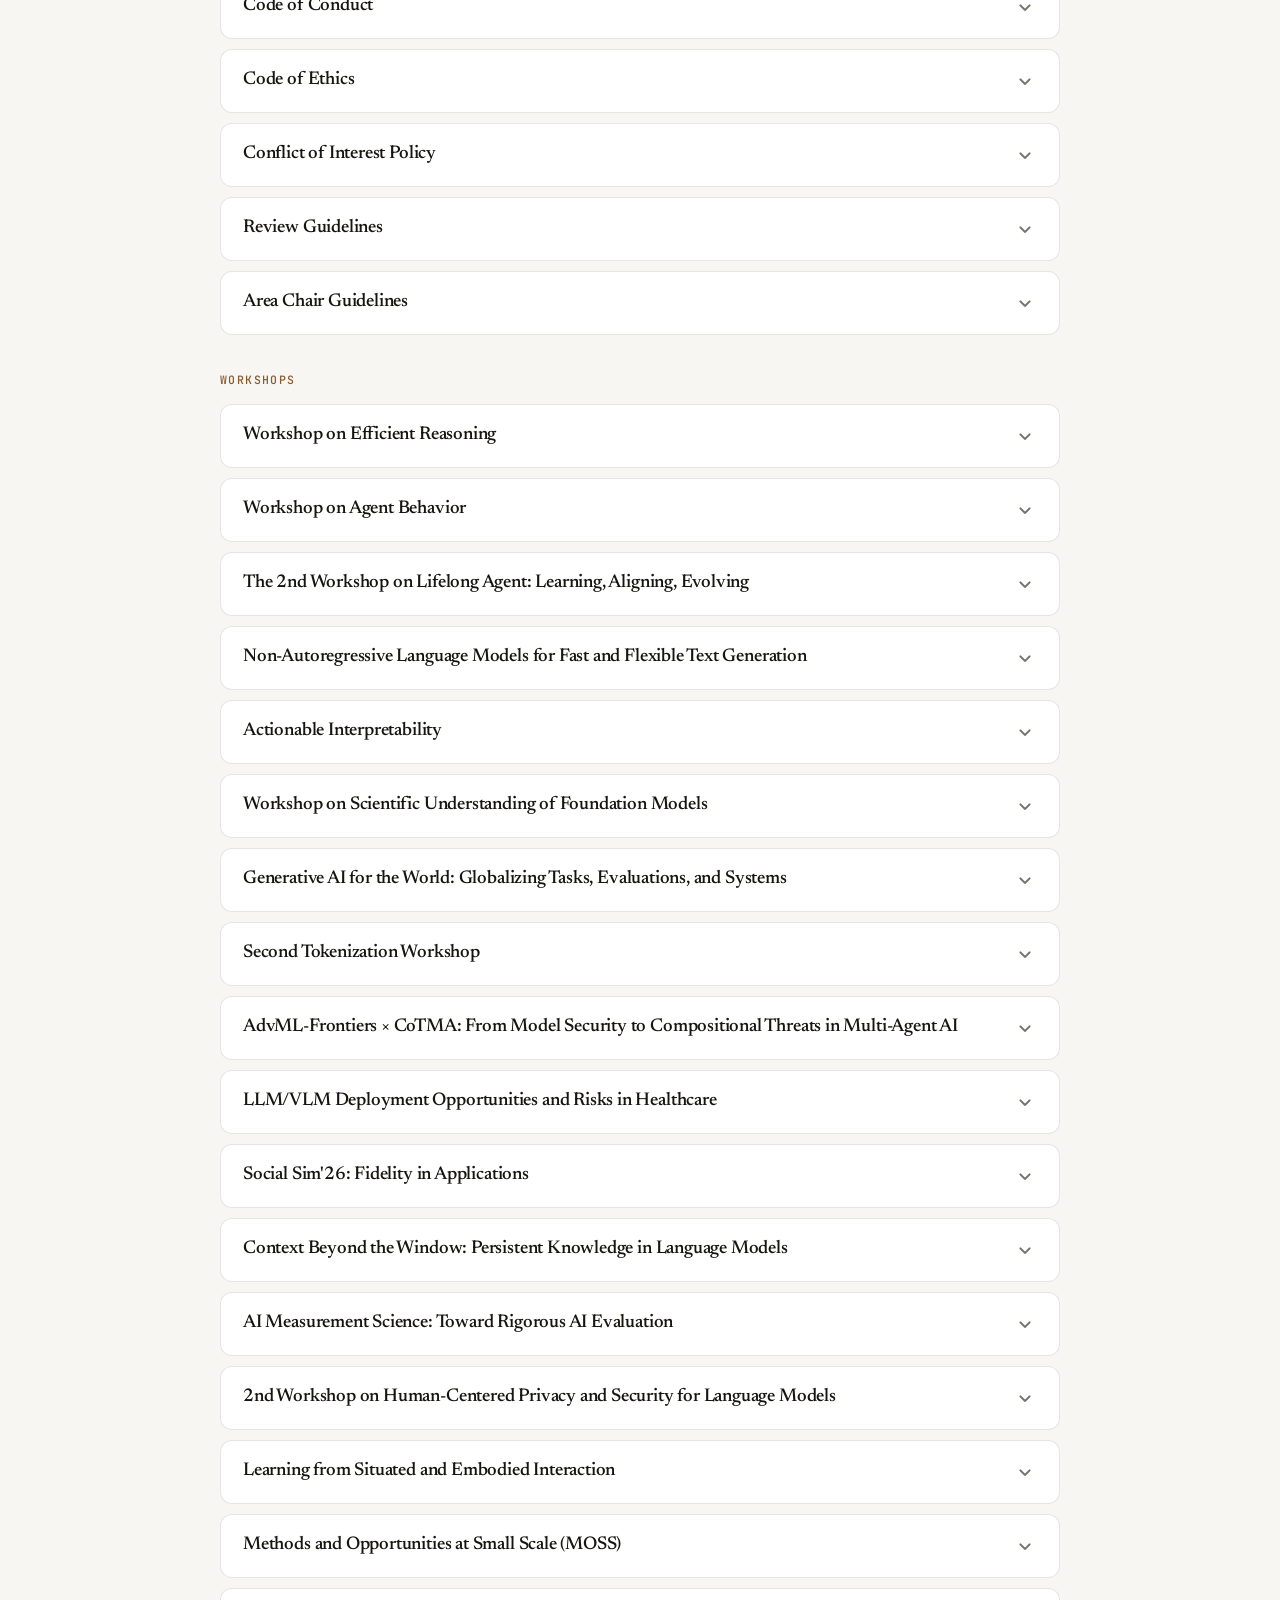
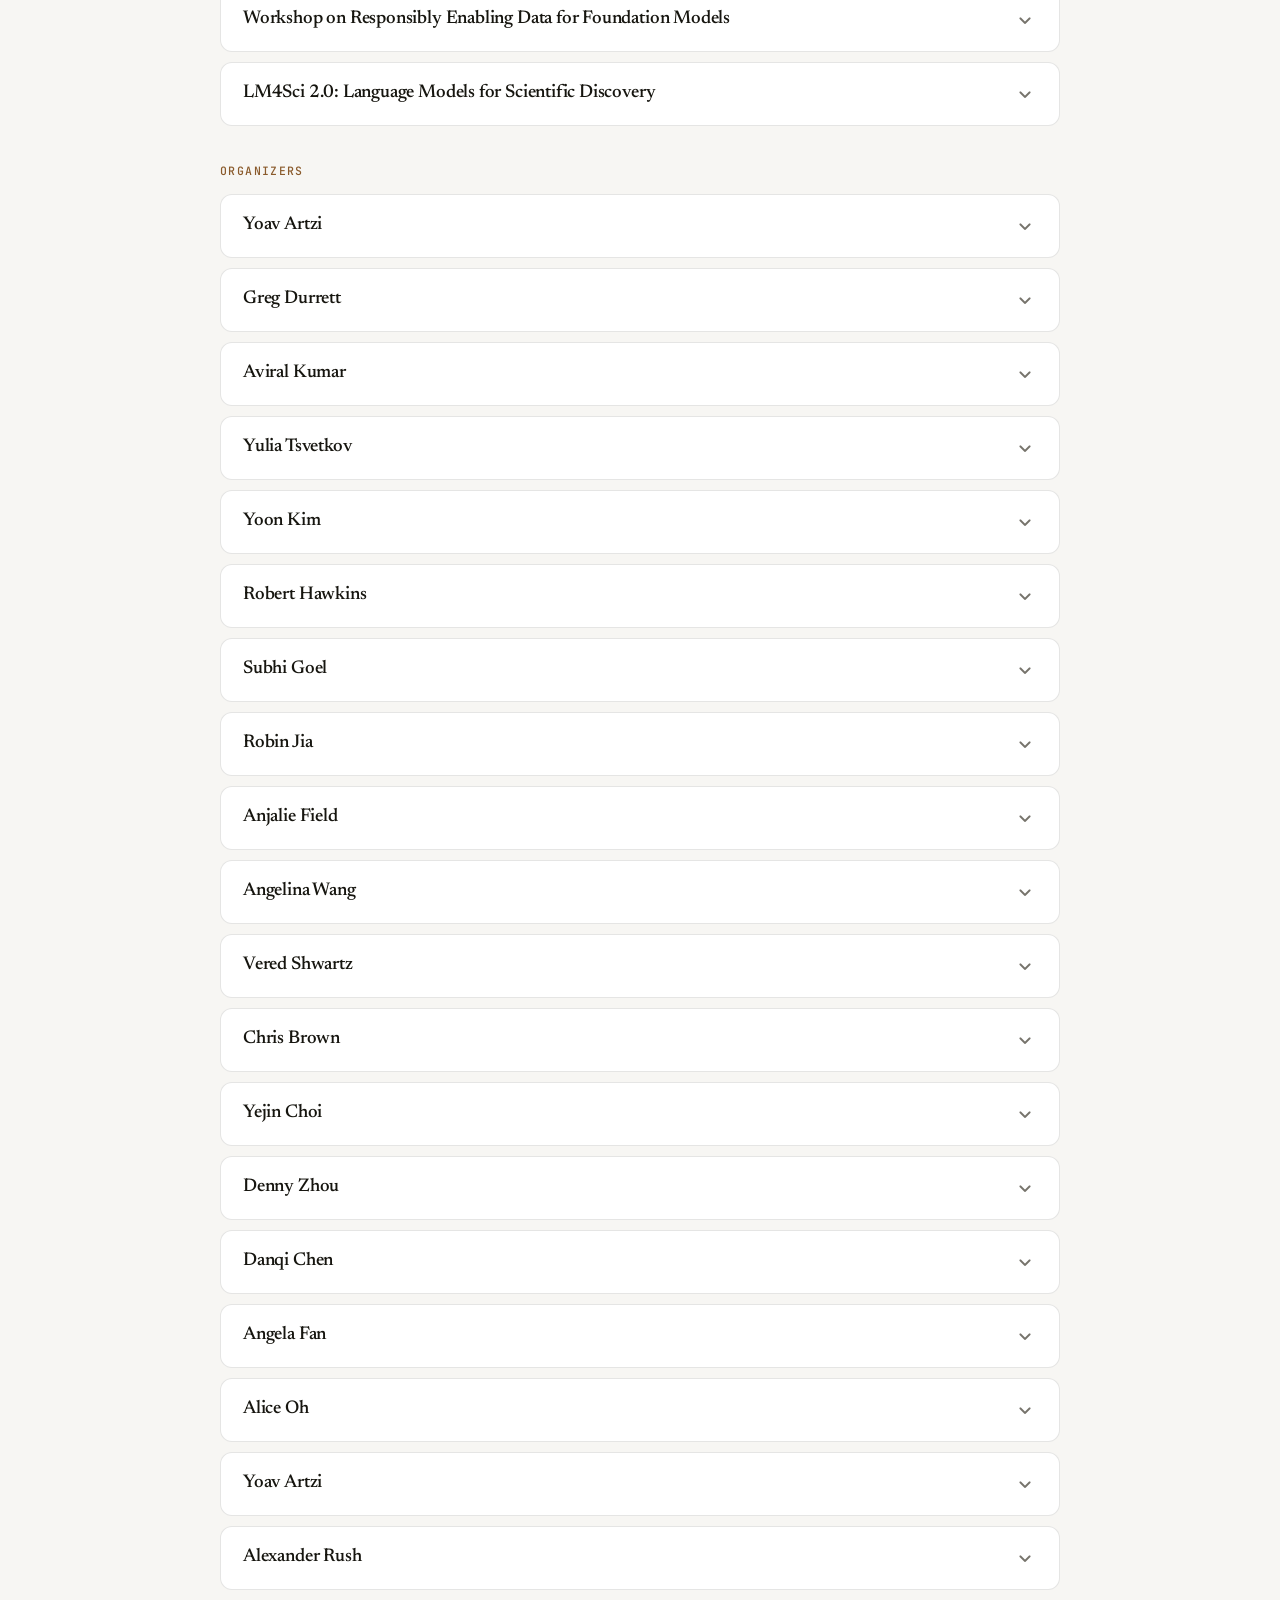
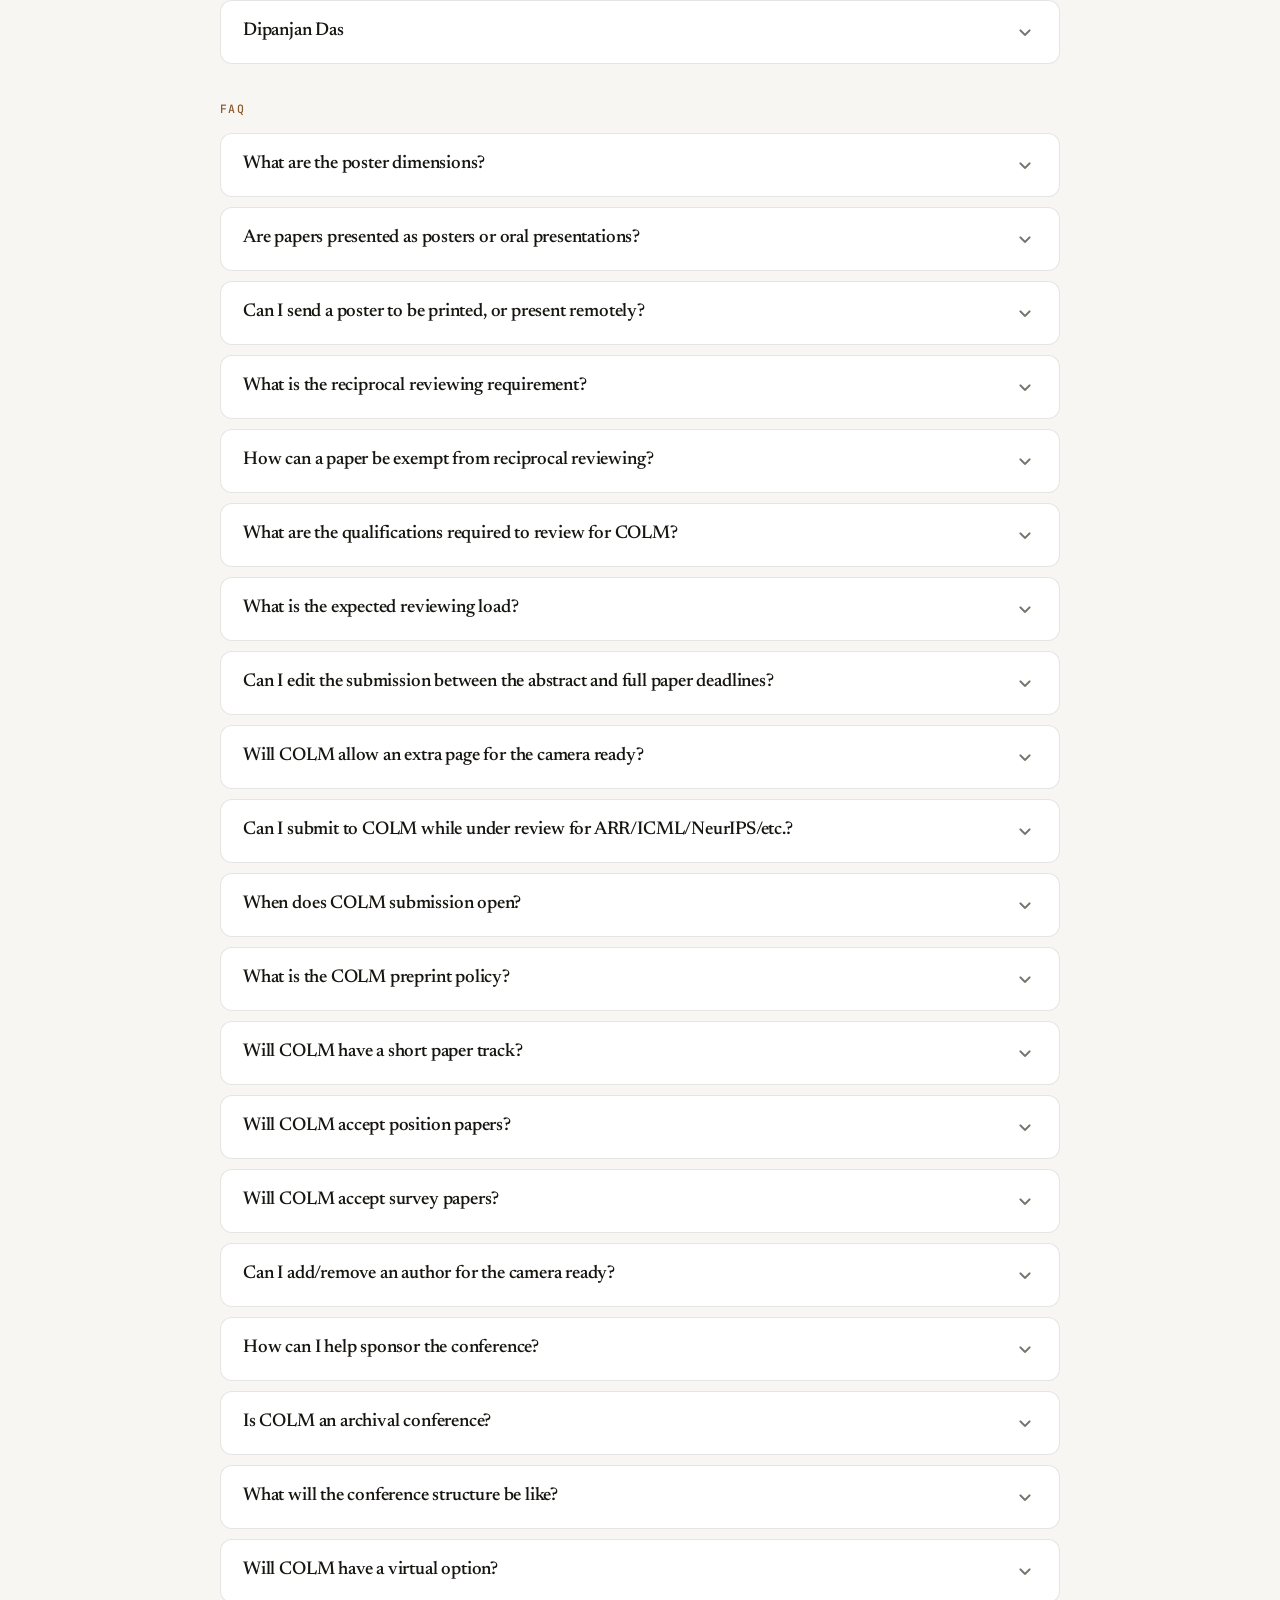
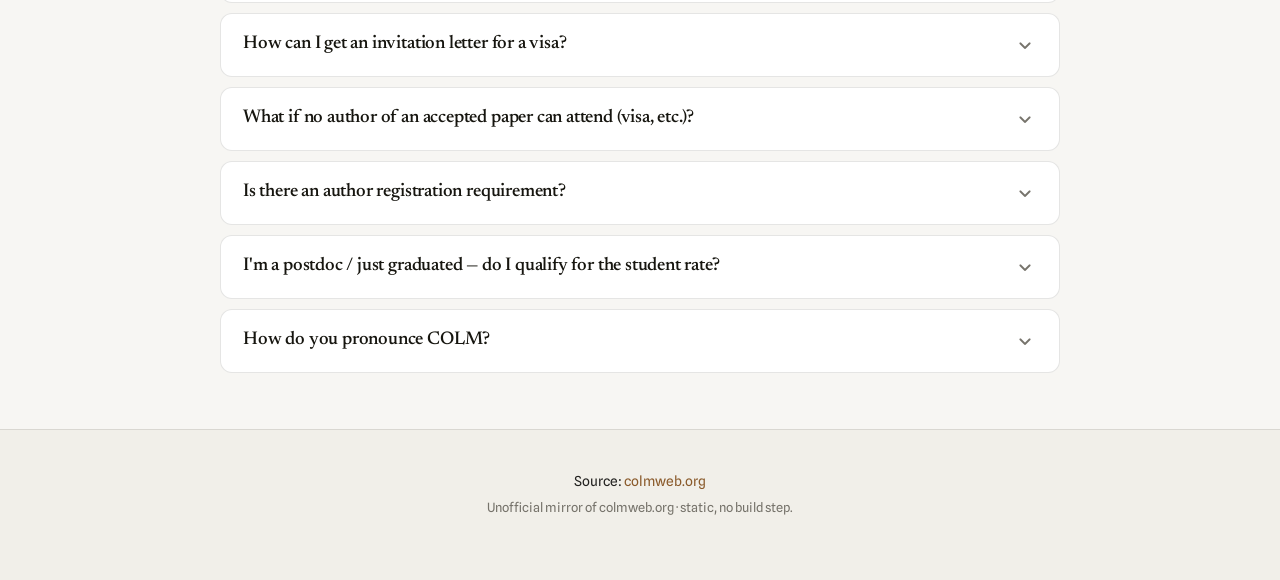
<file: archive/v2/index.html>
<!DOCTYPE html>
<html lang="zh" data-theme="light">
<head>
  <!-- ==== Google Analytics 4 (Measurement ID: G-55QL75DCKR) ==== -->
  <script async src="https://www.googletagmanager.com/gtag/js?id=G-55QL75DCKR"></script>
  <script>
    window.dataLayer = window.dataLayer || [];
    function gtag(){ dataLayer.push(arguments); }
    gtag('js', new Date());
    gtag('config', 'G-55QL75DCKR');
  </script>

  <meta charset="UTF-8" />
  <meta name="viewport" content="width=device-width, initial-scale=1.0" />

  <!-- ==== Primary meta ==== -->
  <title>COLM 2026 · Conference on Language Modeling — 知識庫</title>
  <meta name="description" content="An unofficial, searchable knowledge base for the Conference on Language Modeling (COLM 2026): key dates, calls for papers & workshops, submission/review guidelines, code of conduct & ethics, workshops, organizers and FAQ. San Francisco, October 6–9, 2026." />
  <!--
    這頁是舊版設計的封存,內容與主站相同(同一份 COLM 2026 資料,只是版型不同)。
    canonical 指向主站,讓搜尋引擎把權重集中到現行版本,不要拿封存版跟主站互打。
  -->
  <link rel="canonical" href="https://colm-info.peteraim.com/" />
  <meta name="robots" content="noindex" />
  <meta name="theme-color" content="#1b1b19" />

  <!-- ==== Open Graph ==== -->
  <meta property="og:type" content="website" />
  <meta property="og:title" content="COLM 2026 · Conference on Language Modeling — 知識庫" />
  <meta property="og:description" content="Searchable knowledge base for COLM 2026 — dates, calls, guidelines, policies, workshops and people. San Francisco, Oct 6–9, 2026. (Unofficial mirror of colmweb.org.)" />
  <meta property="og:url" content="https://colm-info.peteraim.com/" />
  <meta property="og:image" content="https://tingwei161803.github.io/colm-info/assets/og-image.png" />

  <!-- ==== Twitter ==== -->
  <meta name="twitter:card" content="summary_large_image" />
  <meta name="twitter:title" content="COLM 2026 · Conference on Language Modeling — 知識庫" />
  <meta name="twitter:description" content="Searchable knowledge base for COLM 2026 — dates, calls, guidelines, policies, workshops and people." />
  <meta name="twitter:image" content="https://tingwei161803.github.io/colm-info/assets/og-image.png" />

  <!-- ==== JSON-LD structured data ==== -->
  <script type="application/ld+json">
  {
    "@context": "https://schema.org",
    "@type": "FAQPage",
    "name": "COLM 2026 Knowledge Base",
    "description": "Unofficial, searchable knowledge base for the Conference on Language Modeling 2026.",
    "url": "https://colm-info.peteraim.com/",
    "isPartOf": { "@type": "WebSite", "name": "COLM 2026", "url": "https://colmweb.org/" }
  }
  </script>

  <!-- ==== Fonts (CDN, no local files) — editorial serif + clean sans + mono ==== -->
  <link rel="preconnect" href="https://fonts.googleapis.com" />
  <link rel="preconnect" href="https://fonts.gstatic.com" crossorigin />
  <link href="https://fonts.googleapis.com/css2?family=Newsreader:ital,opsz,wght@0,6..72,400..600;1,6..72,400..500&family=Spline+Sans:wght@400;500;600&family=JetBrains+Mono:wght@400;500&display=swap" rel="stylesheet" />
  <link href="https://fonts.googleapis.com/css2?family=Material+Symbols+Rounded:opsz,wght,FILL,GRAD@24,400,0,0&display=swap" rel="stylesheet" />

  <link rel="stylesheet" href="assets/styles.css" />
</head>
<body>
  <!-- ==== App bar ==== -->
  <header class="appbar">
    <div class="appbar__inner">
      <a class="brand" href="#" aria-label="COLM 2026">
        <span class="brand__mark">COLM</span>
        <span class="brand__year">2026</span>
      </a>

      <div class="appbar__actions">
        <a class="gh-star" id="ghStar" href="https://github.com/tingwei161803/colm-info" target="_blank" rel="noopener"
           data-repo="tingwei161803/colm-info" aria-label="Star this project on GitHub">
          <span class="material-symbols-rounded">star</span>
          <span class="gh-star__label">Star</span>
          <span class="gh-star__count" id="ghStarCount">—</span>
        </a>

        <button class="icon-btn" id="langToggle" type="button"
                title="Language" aria-label="Toggle language / 切換語言">
          <span class="material-symbols-rounded">translate</span>
          <span class="icon-btn__txt" id="langLabel">中</span>
        </button>

        <button class="icon-btn" id="themeToggle" type="button"
                title="Theme" aria-label="Toggle theme / 切換深淺色">
          <span class="material-symbols-rounded" id="themeIcon">dark_mode</span>
        </button>
      </div>
    </div>
  </header>

  <!-- ==== Hero ==== -->
  <section class="hero">
    <div class="hero__inner">
      <p class="hero__eyebrow" data-i18n="eyebrow">Conference on Language Modeling · Knowledge Base</p>
      <h1 class="hero__title" id="heroTitle"></h1>
      <p class="hero__subtitle" id="heroSubtitle"></p>
    </div>
  </section>

  <!-- ==== Controls: search + chips + expand/collapse ==== -->
  <section class="controls">
    <div class="controls__inner">
      <div class="search">
        <span class="material-symbols-rounded search__icon">search</span>
        <input class="search__input" id="searchInput" type="search"
               autocomplete="off" aria-label="Search / 搜尋"
               data-i18n-attr="placeholder" data-i18n="search"
               placeholder="搜尋…" />
        <span class="search__count" id="count" aria-live="polite"></span>
      </div>
      <div class="controls__row">
        <div class="chips" id="chips" role="group" aria-label="Filters / 篩選"></div>
        <button class="text-btn" id="expandAll" type="button">
          <span class="material-symbols-rounded">unfold_more</span>
          <span data-i18n="expandAll">Expand all</span>
        </button>
      </div>
    </div>
  </section>

  <!-- ==== FAQ / knowledge-base accordion list ==== -->
  <main class="faq" id="faq" aria-live="polite">
<section class="faq__group"><h2 class="faq__group-title">關於</h2><article class="faq-item card" id="about-colm" data-item="about-colm" data-slug="about-colm" data-open="false"><button class="faq-q" type="button" id="q-about-colm" aria-expanded="false" aria-controls="panel-about-colm"><span class="faq-q__text">什麼是 COLM?</span><span class="material-symbols-rounded faq-q__icon" aria-hidden="true">expand_more</span></button><div class="faq-a" id="panel-about-colm" role="region" aria-labelledby="q-about-colm"><div class="faq-a__inner"><div class="faq-a__content"><p>語言模型在通用能力上的躍進,是人工智慧發展的一個里程碑。這項技術的本質,衍生出一組與相關會議慣常聚焦不同的研究問題。COLM 是一個聚焦於「廣義語言建模」研究的學術會議,目標是建立一個跨領域專長的研究者社群,專注於理解、改進並批判性地檢視語言模型技術的發展。</p><h4>COLM 怎麼念?</h4><p>發音類似「Collum」,源自愛爾蘭名字 Colm,意思是鴿子 🕊️。</p></div></div></div></article><article class="faq-item card" id="venue-and-format" data-item="venue-and-format" data-slug="venue-and-format" data-open="false"><button class="faq-q" type="button" id="q-venue-and-format" aria-expanded="false" aria-controls="panel-venue-and-format"><span class="faq-q__text">會議地點與形式</span><span class="material-symbols-rounded faq-q__icon" aria-hidden="true">expand_more</span></button><div class="faq-a" id="panel-venue-and-format" role="region" aria-labelledby="q-venue-and-format"><div class="faq-a__inner"><div class="faq-a__content"><p>COLM 2026 將於 2026 年 10 月 6 日至 9 日在美國舊金山的 Hilton Union Square 舉行。會議為期三天、採單軌形式,內容包含特邀演講、口頭論文報告與海報展示;第四天則專屬於工作坊。</p><h4>重點摘要</h4><ul><li>主會議:2026 年 10 月 6–8 日</li><li>工作坊:2026 年 10 月 9 日</li><li>單軌議程(特邀演講、口頭報告、海報)</li><li>僅限實體出席 —— 不提供線上參與</li></ul></div></div></div></article><article class="faq-item card" id="stay-connected" data-item="stay-connected" data-slug="stay-connected" data-open="false"><button class="faq-q" type="button" id="q-stay-connected" aria-expanded="false" aria-controls="panel-stay-connected"><span class="faq-q__text">公告與歷屆存檔</span><span class="material-symbols-rounded faq-q__icon" aria-hidden="true">expand_more</span></button><div class="faq-a" id="panel-stay-connected" role="region" aria-labelledby="q-stay-connected"><div class="faq-a__inner"><div class="faq-a__content"><p>想收到 COLM 的公告,請加入郵件清單,或在 Bluesky 或 X 上追蹤 COLM。歷屆會議皆有線上存檔。</p><div class="faq-a__links"><a class="faq-a__link" href="https://groups.google.com/g/colm-announcements" target="_blank" rel="noopener"><span class="material-symbols-rounded" aria-hidden="true">open_in_new</span><span>郵件清單(Google Groups)</span></a><a class="faq-a__link" href="https://bsky.app/profile/colmweb.org" target="_blank" rel="noopener"><span class="material-symbols-rounded" aria-hidden="true">open_in_new</span><span>COLM 的 Bluesky</span></a><a class="faq-a__link" href="https://x.com/COLM_conf" target="_blank" rel="noopener"><span class="material-symbols-rounded" aria-hidden="true">open_in_new</span><span>COLM 的 X</span></a><a class="faq-a__link" href="https://colmweb.org/2025/" target="_blank" rel="noopener"><span class="material-symbols-rounded" aria-hidden="true">open_in_new</span><span>COLM 2025 存檔</span></a><a class="faq-a__link" href="https://colmweb.org/2024/" target="_blank" rel="noopener"><span class="material-symbols-rounded" aria-hidden="true">open_in_new</span><span>COLM 2024 存檔</span></a></div></div></div></div></article><article class="faq-item card" id="sponsorship" data-item="sponsorship" data-slug="sponsorship" data-open="false"><button class="faq-q" type="button" id="q-sponsorship" aria-expanded="false" aria-controls="panel-sponsorship"><span class="faq-q__text">贊助</span><span class="material-symbols-rounded faq-q__icon" aria-hidden="true">expand_more</span></button><div class="faq-a" id="panel-sponsorship" role="region" aria-labelledby="q-sponsorship"><div class="faq-a__inner"><div class="faq-a__content"><p>若您有意贊助 COLM,請聯絡 COLM 組織主席。我們正積極為本次活動尋找贊助者。</p><div class="faq-a__links"><a class="faq-a__link" href="mailto:chris.brown@aicons.org" target="_blank" rel="noopener"><span class="material-symbols-rounded" aria-hidden="true">open_in_new</span><span>寄信給 chris.brown@aicons.org</span></a></div></div></div></div></article><article class="faq-item card" id="gptzero-partnership" data-item="gptzero-partnership" data-slug="gptzero-partnership" data-open="false"><button class="faq-q" type="button" id="q-gptzero-partnership" aria-expanded="false" aria-controls="panel-gptzero-partnership"><span class="faq-q__text">與 GPTZero 合作</span><span class="material-symbols-rounded faq-q__icon" aria-hidden="true">expand_more</span></button><div class="faq-a" id="panel-gptzero-partnership" role="region" aria-labelledby="q-gptzero-partnership"><div class="faq-a__inner"><div class="faq-a__content"><p>COLM 與 GPTZero 合作,在審查投稿論文的過程中,檢查虛構的參考文獻以及大幅由 AI 生成的論文。</p></div></div></div></article></section><section class="faq__group"><h2 class="faq__group-title">重要日期</h2><article class="faq-item card" id="main-track-timeline" data-item="main-track-timeline" data-slug="main-track-timeline" data-open="false"><button class="faq-q" type="button" id="q-main-track-timeline" aria-expanded="false" aria-controls="panel-main-track-timeline"><span class="faq-q__text">主議程時間軸</span><span class="material-symbols-rounded faq-q__icon" aria-hidden="true">expand_more</span></button><div class="faq-a" id="panel-main-track-timeline" role="region" aria-labelledby="q-main-track-timeline"><div class="faq-a__inner"><div class="faq-a__content"><p class="faq-a__meta">所有截止時間為 23:59 AoE(地球任一處)</p><ul><li>2026/03/26(四) — 摘要截止</li><li>2026/03/31(二) — 完整論文投稿截止</li><li>2026/05/22 – 06/08 — 回覆討論期</li><li>2026/07/08 — 錄取結果通知</li><li>2026/10/06–09 — 會議日期</li></ul></div></div></div></article><article class="faq-item card" id="workshop-timeline" data-item="workshop-timeline" data-slug="workshop-timeline" data-open="false"><button class="faq-q" type="button" id="q-workshop-timeline" aria-expanded="false" aria-controls="panel-workshop-timeline"><span class="faq-q__text">工作坊提案時間軸</span><span class="material-symbols-rounded faq-q__icon" aria-hidden="true">expand_more</span></button><div class="faq-a" id="panel-workshop-timeline" role="region" aria-labelledby="q-workshop-timeline"><div class="faq-a__inner"><div class="faq-a__content"><p class="faq-a__meta">所有截止時間為 23:59 AoE</p><ul><li>2026/04/14 — 工作坊提案截止</li><li>2026/05/12 — 提案結果通知</li><li>2026/06/23 — 工作坊投稿建議截止日</li><li>2026/07/24 — 投稿錄取/婉拒必達通知</li><li>2026/10/09 — COLM 工作坊日</li></ul></div></div></div></article></section><section class="faq__group"><h2 class="faq__group-title">徵稿</h2><article class="faq-item card" id="call-for-papers" data-item="call-for-papers" data-slug="call-for-papers" data-open="false"><button class="faq-q" type="button" id="q-call-for-papers" aria-expanded="false" aria-controls="panel-call-for-papers"><span class="faq-q__text">論文徵稿(Call for Papers)</span><span class="material-symbols-rounded faq-q__icon" aria-hidden="true">expand_more</span></button><div class="faq-a" id="panel-call-for-papers" role="region" aria-labelledby="q-call-for-papers"><div class="faq-a__inner"><div class="faq-a__content"><p class="faq-a__meta">提問:colm-pcs@googlegroups.com</p><p>誠摯邀請投稿至第三屆語言建模研討會(COLM)。我們以最廣義的方式理解「語言模型」一詞。所有截止時間為 23:59 AoE。</p><p>投稿系統將於 2026 年 2 月在 OpenReview 開放。</p><h4>主題範圍(非窮舉)</h4><ul><li>訓練相關:微調、指令微調、強化學習、提示微調、脈絡內學習</li><li>資料相關:預訓練、後訓練及其他訓練階段的各類資料</li><li>評估相關:基準(靜態與動態)、模擬環境、可擴展監督、評估協定與指標、人類/機器評估、偏誤/公平/濫用評估</li><li>安全相關:資安、隱私、錯假訊息、對抗攻擊與防禦</li><li>語言模型科學:擴展律、根本限制、湧現能力、可解釋性、訓練動態、grokking、學習理論</li><li>計算高效的語言模型:蒸餾、壓縮、量化、樣本與記憶體高效方法</li><li>大型語言模型工程:不同硬體上的分散式訓練與推論、訓練動態、最佳化不穩定性</li><li>學習演算法:SFT/RL、遺忘學習、元學習、模型混合、持續學習</li><li>推論演算法:解碼、推理、搜尋、規劃</li><li>心智、大腦、哲學、法律與語言模型:認知科學、神經科學、語言學、心理語言學、哲學與法律觀點</li><li>結合工具與程式的語言模型:工具與 API 整合、由語言模型驅動的軟體工程</li><li>屬於每個人的語言模型:多語言、方言、低資源與本土語言、多元文化、價值多元、公平</li><li>語言模型與世界:事實性、檢索增強、知識模型、常識推理、心智理論、語用、世界模型</li><li>多模態語言模型:多模態、感知、音訊、時間序列等模態的推理與生成</li><li>語言模型與具身:感知、行動與機器人</li><li>語言模型與互動:對話、互動式學習、多智能體學習</li><li>跨領域與新穎應用:醫療、教育、科學等</li></ul><h4>審查流程</h4><p>投稿採雙盲:審稿人與領域主席看不到作者姓名,作者也看不到審稿人與領域主席姓名。投稿不得包含致謝或任何會洩漏作者身分的連結(如 GitHub)。投稿由 OpenReview 管理;審稿意見與作者回覆起初不公開,僅指派的議程委員可見;審稿期間不向大眾徵求意見。錄取論文及其審稿意見將於決議後公開;被拒或撤回的論文、討論與相關後設資料則不公開。所有投稿者須在摘要截止前備妥最新的 OpenReview 個人檔案 —— 這對正確處理利益衝突至關重要。議程包含錄取論文的口頭報告與海報。</p><h4>倫理審查</h4><p>審稿人與領域主席可將投稿標記送交倫理審查。被標記的投稿會送交倫理審查委員會提供意見;這些意見將由主審與領域主席納入考量,並對作者可見、作者可回覆。倫理審查人無權拒稿,但在極端情況下,議程主席可基於倫理理由拒絕論文,無論其科學品質如何。</p><h4>論文長度與範本</h4><p>正文嚴格上限為 9 頁,參考文獻可不限頁數另計。參考文獻之後的附錄可不限頁數,但審稿人不一定會閱讀。選填的倫理聲明、可重現性聲明與致謝各自不計入頁數上限,但每項不應超過 1 頁。作者須遵守範本的格式規定(字體、標題格式、邊界)。請使用 COLM 2026 的 LaTeX 範本。</p><h4>互惠審稿(Reciprocal Reviewing)</h4><p>包含兩項要求:其一是「每篇投稿」要求(每篇投稿須提供一位審稿人;除非其他作者皆不符資格或擔任其他角色,否則多篇投稿不能共用同一位互惠審稿人);其二是「每位審稿人」要求(任何作者若有 4 篇以上投稿,將自動納入審稿人庫,除非已是議程委員或 COLM 組織成員)。投稿表單可讓投稿者指定一位作者履行「每篇投稿」要求,或標示豁免。理由請見常見問題。</p><h4>大型語言模型使用政策</h4><p>COLM 2026 採用 ICLR 2026 的大型語言模型使用政策,並修改為:寫作或程式實作上的輕微協助不需揭露。</p><p>須揭露:用 LLM 發想研究點子;撰寫論文原創內容(含參考文獻);生成資料或圖表;用於評估。在審稿中,任何 LLM 的使用都須揭露,不論是否只是潤飾。</p><p>可不揭露:自動文法檢查;請 LLM 修正段落中的錯字;使用 CoPilot 或 Cursor 等工具寫程式。</p><p>作者與審稿人最終須為自己的貢獻負責,不得做出不實或誤導的主張、捏造或竄改資料、或曲解結果。(與 COLM 2025 採用的 arXiv LLM 使用政策一致。)</p><h4>投稿上限與重複投稿</h4><p>任何一人最多只能是 25 篇投稿的作者。摘要截止後進入審查的 COLM 完整論文,不得同時在其他存檔型會議審查中。若論文曾投至其他會議(如 ICML),須在 COLM 完整論文截止前撤回;若想在 COLM 之後投至他處,須先自 COLM 撤回。同時投稿至非存檔型(無論文集)的工作坊不算重複投稿。</p><div class="faq-a__links"><a class="faq-a__link" href="https://openreview.net/group?id=colmweb.org/COLM/2026/Conference" target="_blank" rel="noopener"><span class="material-symbols-rounded" aria-hidden="true">open_in_new</span><span>OpenReview 投稿群組</span></a><a class="faq-a__link" href="https://github.com/COLM-org/Template/releases/tag/2026" target="_blank" rel="noopener"><span class="material-symbols-rounded" aria-hidden="true">open_in_new</span><span>LaTeX 範本(COLM 2026)</span></a><a class="faq-a__link" href="https://colmweb.org/faq.html" target="_blank" rel="noopener"><span class="material-symbols-rounded" aria-hidden="true">open_in_new</span><span>互惠審稿常見問題</span></a></div></div></div></div></article><article class="faq-item card" id="call-for-workshops" data-item="call-for-workshops" data-slug="call-for-workshops" data-open="false"><button class="faq-q" type="button" id="q-call-for-workshops" aria-expanded="false" aria-controls="panel-call-for-workshops"><span class="faq-q__text">工作坊徵案(Call for Workshops)</span><span class="material-symbols-rounded faq-q__icon" aria-hidden="true">expand_more</span></button><div class="faq-a" id="panel-call-for-workshops" role="region" aria-labelledby="q-call-for-workshops"><div class="faq-a__inner"><div class="faq-a__content"><p class="faq-a__meta">提問:colm-workshops@googlegroups.com</p><p>誠摯邀請提交與第三屆語言建模研討會(COLM)同期舉辦的工作坊提案。工作坊主題應與 COLM 論文徵稿交集並加以延伸。所有截止時間為 23:59 AoE。</p><h4>範圍 —— 兩大主要目的</h4><ul><li>建立新社群與連結 —— 相較於主會議已充分涵蓋的主題,更傾向新興研究領域;範圍須夠廣以吸引足量參與者;不應以單一研究者或實驗室為核心。</li><li>為新進研究者與弱勢群體提供機會 —— 包含以(可能非傳統的)方式徵集並彰顯他們的工作。</li></ul><h4>後勤安排</h4><p>所有工作坊於 2026 年 10 月 9 日(最後一天)舉行,每場 7–9 小時,預計舉辦約 18 場。</p><p>提供:給主辦者、與會者或受邀講者的少量免費註冊名額。</p><p>不提供:工作坊經費,以及直播串流服務。</p><p>角色限制:主辦者不得擔任自家工作坊的受邀講者(可主持討論);工作坊共同主席不得擔任任何工作坊的受邀講者,也不得擔任任何工作坊的主辦者。</p><h4>提案格式(≤ 2 頁,另加簡歷與參考文獻)</h4><p>提案至多 2 頁,主辦者簡歷與參考文獻則不限頁數。無指定範本,但須清晰易讀(如 11 點字以上、1 吋邊界、單行間距)。建議內容:標題;描述(範圍、重要性與時效性、如何建立社群、如何支持新進與弱勢研究者、預期參與人數);若徵稿,須說明投稿格式、審查流程(含利益衝突處理)、稿件管理系統(建議 OpenReview)與時程(工作坊論文為非存檔);議程大綱含已暫定的講者;相關過往工作坊與(如適用)檢討;選填的技術需求;每位主辦者約一段的簡歷(含單位與電子郵件);參考文獻。</p><h4>審查方式</h4><p>工作坊共同主席審查所有提案(若有利益衝突,則延請無利益衝突的專家審查)。除了「範圍」所列目標,亦優先考量主題的多樣性;並會考量團隊經驗、受邀講者的相關性與品質,以及在主辦團隊、講者與預期與會者各層面的多元性。若多份高品質提案主題高度重疊,可能會被要求合併。</p><div class="faq-a__links"><a class="faq-a__link" href="https://forms.gle/8w9JmbrWZzxVWt166" target="_blank" rel="noopener"><span class="material-symbols-rounded" aria-hidden="true">open_in_new</span><span>提交提案(Google 表單)</span></a></div></div></div></div></article></section><section class="faq__group"><h2 class="faq__group-title">指南與政策</h2><article class="faq-item card" id="submission-instructions" data-item="submission-instructions" data-slug="submission-instructions" data-open="false"><button class="faq-q" type="button" id="q-submission-instructions" aria-expanded="false" aria-controls="panel-submission-instructions"><span class="faq-q__text">投稿須知</span><span class="material-symbols-rounded faq-q__icon" aria-hidden="true">expand_more</span></button><div class="faq-a" id="panel-submission-instructions" role="region" aria-labelledby="q-submission-instructions"><div class="faq-a__inner"><div class="faq-a__content"><p>完整說明請見論文徵稿(CFP),此處僅重點提醒幾項。</p><h4>於 3/26 AoE(UTC-12 晚上 11:59)前繳交摘要</h4><p>請在摘要截止前繳交摘要;此時上傳 PDF 為選填。所有作者須備妥完整且單位資訊最新的 OpenReview 個人檔案,以便進行利益衝突檢查。截止後可對標題/摘要做小幅修改,但不可大幅更動 —— 大幅更動將構成直接退稿的理由,因為摘要繳交後即開始指派領域主席與審稿人。</p><h4>遵守重複投稿政策</h4><p>在完整論文截止日(3/31)前,您的論文不得在其他存檔型會議審查中。不得在 ICML 審查中(須於 3/31 前撤回才能投 COLM);不得已 commit 至 ACL(commit 視為審查中);在 COLM 審查期間也不得投至他處。</p><h4>使用指定範本</h4><p>COLM 使用與其他會議不同的範本。若是改投,請特別小心:確保符合範本,且匯入的套件未更動範本參數。</p><h4>依 CFP 政策揭露 LLM 使用</h4><p>須揭露:用 LLM 發想研究點子、撰寫原創內容(含參考文獻)、生成資料或圖表、或用於評估。可不揭露:自動文法檢查、修正段落錯字、用 CoPilot/Cursor 寫程式。若 LLM 的使用方式損及論文的科學可信度,將導致退稿 —— 虛構內容會使整篇論文的主張受到質疑。審稿人須揭露任何 LLM 使用,並完全為其審稿內容負責。</p><div class="faq-a__links"><a class="faq-a__link" href="https://github.com/COLM-org/Template/releases/tag/2026" target="_blank" rel="noopener"><span class="material-symbols-rounded" aria-hidden="true">open_in_new</span><span>LaTeX 範本(COLM 2026)</span></a></div></div></div></div></article><article class="faq-item card" id="author-guide" data-item="author-guide" data-slug="author-guide" data-open="false"><button class="faq-q" type="button" id="q-author-guide" aria-expanded="false" aria-controls="panel-author-guide"><span class="faq-q__text">作者指南</span><span class="material-symbols-rounded faq-q__icon" aria-hidden="true">expand_more</span></button><div class="faq-a" id="panel-author-guide" role="region" aria-labelledby="q-author-guide"><div class="faq-a__inner"><div class="faq-a__content"><p>作者須於摘要截止前繳交摘要、於完整論文截止前繳交完整論文(見日期頁),皆透過 OpenReview。截止日為最終期限 —— 錯過不予通融。請繳交真實、具資訊量且能反映完整投稿的摘要;佔位或重複的摘要將被移除,因為摘要用於在最終截止前指派領域主席與審稿人。截止後對標題/摘要的大幅更動會破壞指派,且無法通融。</p><h4>程式碼與資料繳交</h4><p>可將程式碼與資料作為補充材料上傳,以利重現。鼓勵但不強制審稿人審閱。所有補充程式/資料須自成一體並壓縮為單一檔案(上限 50 MB),或以匿名網址提供下載。補充材料於審查期間與之後對審稿人可見 —— 請確保全數匿名化。</p><h4>生成式 AI 工具</h4><p>COLM 在生成式 AI 工具(含大型語言模型)的使用上,遵循 arXiv 的指引。</p><h4>倫理準則與倫理聲明</h4><p>所有作者須閱讀並遵守 COLM 倫理準則,並於投稿時明確確認。審稿人可提出潛在違規;作者可於獨立章節討論潛在問題(不計入頁數上限)。審查或公開討論中遇到的潛在違規,應透過 OpenReview 私訊該論文的領域主席提出。選填的一頁倫理聲明(範本內已含區塊)不計入頁數上限。</p><h4>可重現性</h4><p>COLM 重視可重現的研究。請在附錄/補充材料中提供有助他人重現的內容:確切的軟體版本、超參數、假設與完整證明、資料處理步驟的完整描述等。</p></div></div></div></article><article class="faq-item card" id="code-of-conduct" data-item="code-of-conduct" data-slug="code-of-conduct" data-open="false"><button class="faq-q" type="button" id="q-code-of-conduct" aria-expanded="false" aria-controls="panel-code-of-conduct"><span class="faq-q__text">行為準則</span><span class="material-symbols-rounded faq-q__icon" aria-hidden="true">expand_more</span></button><div class="faq-a" id="panel-code-of-conduct" role="region" aria-labelledby="q-code-of-conduct"><div class="faq-a__inner"><div class="faq-a__content"><p class="faq-a__meta">2023/10/13 更新 · 改編自 ICLR 行為準則</p><p>COLM 採用 ICLR 行為準則,於此重申。</p><h4>為何</h4><p>思想的自由交流、思考與表達的自由,以及尊重的科學辯論,是本語言建模研討會目標的核心;這需要一個能認知並尊重每個人固有價值的社群與環境。</p><h4>對象</h4><p>所有參與者 —— 與會者、主辦者、審稿人、講者、贊助者,以及會議、工作坊與會議贊助社交活動的志工 —— 在活動期間及官方溝通管道(含社群媒體)上,皆須同意本行為準則。主辦者將執行本準則,並期望所有參與者配合,以共同確保每個人都安全且有成效的環境。</p><h4>範圍</h4><p>本會議承諾提供免於騷擾、霸凌、歧視與報復的體驗。這包含涉及性別、性別認同與表達、年齡、性傾向、身心障礙、外貌、體型、種族、族裔、宗教(或無宗教)、政治、技術選擇或任何其他個人特徵的冒犯性言論。霸凌、恐嚇、人身攻擊、騷擾、持續干擾演講,以及妨礙他人充分參與的行為,皆不被容忍 —— 包含性騷擾、跟蹤、尾隨、騷擾性的拍照/錄影、不當肢體接觸、不受歡迎的性關注、公開的粗俗言語往來,以及貶抑性的稱呼。</p><p>上述適用於任何形式,包含虛擬形式與任何與會議相關的線上工具(OpenReview 留言、聊天/問答工具、直播等)。不允許酸民行為、不當圖像、冒犯性言語、無端私訊,以及將此類行為延伸至相關工具。對任何參與者進行人肉搜索或揭露個人資訊以針對之,皆不被容忍。</p><p>贊助者同樣受本準則約束,不得使用具性、種族或其他冒犯性質的素材,或營造性化的環境。</p><h4>處置</h4><p>被要求停止此類行為的參與者應立即配合。主辦者可採取其認為適當的任何措施,包含正式或非正式警告、驅逐(實體驅逐或終止存取碼)且不退費、禁止參加未來會議、向違規者所屬機構或資助單位通報,或向當地執法機關通報。「只是開玩笑」不被接受;即使無冒犯意圖,行為仍可能構成騷擾。若採取措施,將提供申訴程序。</p><h4>通報</h4><p>若您對自身於會議中的參與有疑慮、目睹他人遭遇困難,或有任何其他與融入相關的顧慮,請寄信給 COLM 議程主席(PCs)。對於線上活動與工具,亦可直接檢舉特定的聊天/文字留言。所有投訴將審慎處理。會議期間提出的通報會在 24 小時內回應;其他時間提出者則在兩週內回應。我們樂於協助參與者聯繫求助服務、護送至安全地點,或以其他方式協助遭受騷擾者。</p></div></div></div></article><article class="faq-item card" id="code-of-ethics" data-item="code-of-ethics" data-slug="code-of-ethics" data-open="false"><button class="faq-q" type="button" id="q-code-of-ethics" aria-expanded="false" aria-controls="panel-code-of-ethics"><span class="faq-q__text">倫理準則</span><span class="material-symbols-rounded faq-q__icon" aria-hidden="true">expand_more</span></button><div class="faq-a" id="panel-code-of-ethics" role="region" aria-labelledby="q-code-of-ethics"><div class="faq-a__inner"><div class="faq-a__content"><p class="faq-a__meta">2024 年 3 月最後檢視 · 採用 ICLR 倫理準則</p><p>COLM 致力於促進良好行為,以及對研究及其應用採取自省且負責任的態度,尤其是與語言建模、機器學習與人工智慧相關者。本準則為從事、資助、主辦或以其他方式涉入研究的個別研究者與組織,提供一般倫理原則。它並非硬性規定,而是引導合乎倫理、負責任研究的一組原則,適用於所有貢獻者 —— 審稿人、作者、講者、主辦者、贊助者與與會者。</p><h4>八項一般倫理原則</h4><ul><li>促進社會與人類福祉</li><li>堅守高標準的科學卓越</li><li>避免傷害</li><li>誠實、值得信賴且透明</li><li>公平並採取行動避免歧視</li><li>尊重產生新想法與成果所需的努力</li><li>尊重隱私</li><li>恪守保密</li></ul><h4>促進社會與人類福祉</h4><p>認知全球所有人都是計算的利害關係人,並運用我們的技能造福社會與自然環境。研究應將負面後果(健康、安全、資安、隱私)降到最低,並考量多元的社經因素與地域。當不同群體利益衝突時,應更優先顧及弱勢者的需求。請思考研究成果是否尊重多元、是否被負責任地使用、是否滿足社會需求,以及是否能被廣泛取用。</p><h4>堅守高標準的科學卓越</h4><p>追求卓越並傳播最高品質的工作,秉持開放探究、嚴謹、誠信與協作。準確且誠實地呈報結果;不刻意做出不實或誤導的主張、不捏造或竄改資料、不曲解結果。以透明且可重現的方式呈現方法與結果。涉及人類受試者時(如標註者),應評估並呈報是否需倫理審查核准。承認所有貢獻,並遵守智慧財產、出版與作者身分的相關約定。</p><h4>避免傷害</h4><p>「傷害」指負面後果;即使出於善意的行動也可能造成傷害。當傷害非出於本意時,責任者須盡可能消除或減輕,並先從與領域專家及研究所服務的社群互動著手,審慎考量對所有受影響者的衝擊。當傷害是系統的有意部分時,須確保其在倫理上站得住腳。在研究的產生與應用兩端,皆須考量對自然環境的傷害。審慎分析資料聚合的後果與系統的湧現特性,並呈報任何可能造成傷害的系統風險徵兆。</p><h4>誠實、值得信賴且透明</h4><p>誠實面對自身資格與能力上的限制。向適當對象(包含任何可能部署該系統者)充分揭露系統的相關能力、限制與潛在問題。對於可能造成真實或被認為的利益衝突、或損及獨立判斷的情況(包含資金來源),應坦誠以對。不得曲解競爭或相關的工作,或一個組織的政策與程序。</p><h4>公平並避免歧視</h4><p>以平等、包容、尊重與正義為指引(行為準則有更詳細說明)。即使經過審慎流程,公平仍要求提供申訴與救濟的管道。在研究與會議中促進所有人的公平參與,包含弱勢群體。技術與做法應盡可能具包容性與可及性;並採取行動避免造成剝奪權利或壓迫他人的系統。</p><h4>尊重新想法與成果背後的努力</h4><p>尊重同儕、研究參與者、社會、生態系、文化遺產與環境。投入心力創造想法、發明與成果者,理應獲得價值與肯定。應給予創作者應有的署名與肯定,並尊重著作權、專利、營業秘密、授權協議及其他保護作者工作的方式。</p><h4>尊重隱私</h4><p>熟悉隱私的各種定義與形式,以及蒐集與使用個人資料所伴隨的權利與責任。依資料授權使用資料,且僅用於正當目的,不侵犯個人或群體的權利。倫理考量優先於技術上的合法性(避免「規避倫理」):防止匿名資料被重新識別、避免未經授權或未經同意的蒐集、確保資料的準確性與來源可追溯,並防範未經授權的存取或意外洩露。在適當的倫理核准下蒐集資料,並予以註明。</p><h4>恪守保密</h4><p>研究者與審稿人常被託付機密資訊(營業秘密、客戶資料、未公開策略、財務資訊、研究資料、尚未發表的文章、專利申請)。除非該資訊本身即為違法、違反組織規定或違反本準則的證據,否則應予保密 —— 即便如此,也僅應向適當的主管機關揭露,並審慎考量該揭露是否符合本準則。</p><h4>疑慮與補救</h4><p>應與行為準則一併閱讀。對於任何違反本準則的行為或貢獻,皆可提出疑慮。當倫理疑慮於審查或科學交流中出現時,本準則可作為補救的額外依據。COLM 保留隨時拒絕、並拒絕展示任何被認定違反本指引之工作的權利。提出疑慮的程序載於論文徵稿/作者指南與行為準則中。</p></div></div></div></article><article class="faq-item card" id="conflict-of-interest-policy" data-item="conflict-of-interest-policy" data-slug="conflict-of-interest-policy" data-open="false"><button class="faq-q" type="button" id="q-conflict-of-interest-policy" aria-expanded="false" aria-controls="panel-conflict-of-interest-policy"><span class="faq-q__text">利益衝突政策</span><span class="material-symbols-rounded faq-q__icon" aria-hidden="true">expand_more</span></button><div class="faq-a" id="panel-conflict-of-interest-policy" role="region" aria-labelledby="q-conflict-of-interest-policy"><div class="faq-a__inner"><div class="faq-a__content"><p class="faq-a__meta">為 COLM 2026 更新 · 聯絡 colm-pcs@googlegroups.com</p><p>本文件界定 COLM 審查流程中何謂利益衝突(已為 COLM 2026 更新)。作者、共同作者、審稿人與領域主席,須建立或更新其 OpenReview 個人檔案,並透過填寫對應欄位申報兩類衝突 —— 領域衝突與個人衝突。</p><h4>領域衝突(學經歷)</h4><p>請確保此欄位準確反映您至少近三年的領域衝突。對於目前/近期的合作與實習,一般應改用個人衝突。請審慎使用領域衝突,僅用於與機構間真實存在的利益衝突。您的學經歷在 OpenReview 上為公開。當您填入某項領域衝突,您的投稿將不會對同樣填入該領域衝突的審稿人/領域主席/資深領域主席可見;此僅採計近三年的學經歷。</p><h4>個人衝突(指導與其他關係)</h4><p>以下屬個人衝突:家人或親密的私人關係;博士指導/受指導關係;目前、頻繁或近期(過去三年內)的合作。對於上述未涵蓋、但仍會損及公平性的衝突,您可將其可見性設為「COLM XXXX 議程主席」以隱藏之。若議程主席對某項衝突的真實性有疑,可機密地查詢其性質。個人檔案在各會議間延續,但其他會議的政策可能不同。任何以不實申報影響審稿人指派的企圖,可能導致未經審查即遭退稿。如有疑問,請聯絡議程主席 colm-pcs@googlegroups.com。</p><div class="faq-a__links"><a class="faq-a__link" href="mailto:colm-pcs@googlegroups.com" target="_blank" rel="noopener"><span class="material-symbols-rounded" aria-hidden="true">open_in_new</span><span>寄信給議程主席</span></a></div></div></div></div></article><article class="faq-item card" id="review-guidelines" data-item="review-guidelines" data-slug="review-guidelines" data-open="false"><button class="faq-q" type="button" id="q-review-guidelines" aria-expanded="false" aria-controls="panel-review-guidelines"><span class="faq-q__text">審稿指南</span><span class="material-symbols-rounded faq-q__icon" aria-hidden="true">expand_more</span></button><div class="faq-a" id="panel-review-guidelines" role="region" aria-labelledby="q-review-guidelines"><div class="faq-a__inner"><div class="faq-a__content"><p>感謝您加入 COLM 議程委員會!我們追求一個技術紮實、令人興奮、具前瞻性、富洞見且具影響力的議程。請用心審視每篇論文,避免僅套用機械式的品質衡量。論文可在多個面向出色;鮮有論文在所有面向都出色。我們的任務是權衡各面向的貢獻,挑選出最佳的工作。</p><h4>實證、資料與評估</h4><p>扎實的實證基礎能提高該方法在論文之外仍可泛化的可能性。出色的工作會使用盡可能自然的資料、嚴謹的實驗設計,以及已被證明能衡量其所宣稱事物的評估指標。</p><h4>技術影響力</h4><p>我們的領域極大受惠於透過技術、軟體、資料或成果展現影響力的工作。在此面向出色的工作,會提供高品質、設計周到、封裝完善的資源,使未來具影響力的工作得以開展。</p><h4>企圖、願景與前瞻</h4><p>進步同時來自漸進的技術發展與大膽的躍進。超越當前研究邊界的工作雖有風險,卻至關重要。傑出的工作會放眼當前所研究問題之外,或以重要的方式加以延伸。</p><h4>理解深度與原理導向</h4><p>我們的目標不只是打造方法與成果,也要理解所用的方法以及我們研究的自然語言。出色的工作能深化理解 —— 例如以原理導向的方式進行建模與學習,或進行細緻且深入的分析。</p><h4>清晰、誠實與信任</h4><p>論文是這份工作的主要產物;最高標準的科學呈報是品質的關鍵。我們的領域被廣泛閱讀,並形塑外界對新興技術的認知。傑出的工作會書寫清晰、呈現得有分寸且平衡,並盡可能釋出研究材料。</p><h4>如何權衡各面向</h4><p>在任一面向出色就已是重要貢獻,而某些面向較弱不應立即構成退稿理由 —— 例如,對極具企圖心的情境而言,嚴謹的實證研究本就困難,接受這類誠實且明確說明限制的工作,是值得承擔的風險。(下一個字預測曾長期被視為影響力不大,但其原理導向最終證明了價值。)反之,即使在某面向極為突出,也非萬靈丹:一個前瞻願景若在其他面向都很薄弱,除了動人的故事外,可能貢獻有限。</p><p>最後,請考量大多數研究者並無大規模算力。將研究侷限於資源充足的實驗室會扼殺創新;有些小規模結果在放大後不成立,但有些會成立 —— 而除非議程委員會願意為它們下注,否則它們不會出線。</p></div></div></div></article><article class="faq-item card" id="ac-guidelines" data-item="ac-guidelines" data-slug="ac-guidelines" data-open="false"><button class="faq-q" type="button" id="q-ac-guidelines" aria-expanded="false" aria-controls="panel-ac-guidelines"><span class="faq-q__text">領域主席指南</span><span class="material-symbols-rounded faq-q__icon" aria-hidden="true">expand_more</span></button><div class="faq-a" id="panel-ac-guidelines" role="region" aria-labelledby="q-ac-guidelines"><div class="faq-a__inner"><div class="faq-a__content"><p class="faq-a__meta">改編自 NeurIPS 2024 領域主席指南</p><p>感謝您同意擔任 COLM 2026 議程委員!身為領域主席(AC),您的職責是確保所有指派的投稿都有高品質的審稿與良好的討論;您須熟悉其技術內容並做出初步錄取決定。OpenReview 相關問題請聯絡 info@openreview.net;其他問題請聯絡議程主席 colm-pcs@googlegroups.com。時程請參閱日期頁。</p><h4>主要任務</h4><ul><li>準備:保持 OpenReview 電子郵件正確(多數信件來自 noreply@openreview.net,記得查看垃圾信)、更新個人檔案、檢視行為準則與利益衝突政策,並熟悉審稿指南。</li><li>論文指派:不採領域主席競標 —— 論文由媒合演算法自動指派。我們處理極大量的投稿,感謝您的彈性配合。</li><li>調整審稿人指派:確保每篇投稿都有合適、可信且意見多元的審稿人;在審稿開始前多花點時間;之後仍可持續邀請審稿人(他們須對每篇論文同意受邀)。</li><li>確保審稿品質:有禮地催稿、替換無法完成的審稿人、要求改善品質不足的審稿、必要時取得額外審稿,並將有疑慮的論文標記送倫理審查。</li><li>與審稿人和作者討論:作者回覆後,於 OpenReview 發起並主持討論,維持互相尊重,引導至關鍵爭點,確保審稿人回應作者意見;並依需要限制留言的可見對象。</li><li>撰寫綜合評審(metareview):此為討論的最後階段;請準時;說明您的決定;您的評語應補充審稿意見,並說明審稿、回覆與討論如何導出該決定;對於明顯低品質的審稿可予以排除。</li><li>與議程主席討論錄取/退稿決定,尤其是邊界案例,以及與審稿人意見相左的建議。</li></ul><div class="faq-a__links"><a class="faq-a__link" href="https://docs.openreview.net/how-to-guides/paper-matching-and-assignment/how-to-modify-reviewer-assignments-as-an-area-chair" target="_blank" rel="noopener"><span class="material-symbols-rounded" aria-hidden="true">open_in_new</span><span>調整審稿人指派(OpenReview 文件)</span></a></div></div></div></div></article></section><section class="faq__group"><h2 class="faq__group-title">工作坊</h2><article class="faq-item card" id="ws-efficient-reasoning" data-item="ws-efficient-reasoning" data-slug="ws-efficient-reasoning" data-open="false"><button class="faq-q" type="button" id="q-ws-efficient-reasoning" aria-expanded="false" aria-controls="panel-ws-efficient-reasoning"><span class="faq-q__text">高效推理工作坊</span><span class="material-symbols-rounded faq-q__icon" aria-hidden="true">expand_more</span></button><div class="faq-a" id="panel-ws-efficient-reasoning" role="region" aria-labelledby="q-ws-efficient-reasoning"><div class="faq-a__inner"><div class="faq-a__content"><p class="faq-a__meta">工作坊 · 2026/10/09</p><p>聚焦讓語言模型推理更省算力、更高效的方法。</p><div class="faq-a__links"><a class="faq-a__link" href="https://wdlctc.github.io/efficient-reasoning-2026/" target="_blank" rel="noopener"><span class="material-symbols-rounded" aria-hidden="true">open_in_new</span><span>工作坊網站</span></a><a class="faq-a__link" href="https://wdlctc.github.io/efficient-reasoning-2026/#call" target="_blank" rel="noopener"><span class="material-symbols-rounded" aria-hidden="true">open_in_new</span><span>徵稿頁面</span></a></div></div></div></div></article><article class="faq-item card" id="ws-agent-behavior" data-item="ws-agent-behavior" data-slug="ws-agent-behavior" data-open="false"><button class="faq-q" type="button" id="q-ws-agent-behavior" aria-expanded="false" aria-controls="panel-ws-agent-behavior"><span class="faq-q__text">智能體行為工作坊</span><span class="material-symbols-rounded faq-q__icon" aria-hidden="true">expand_more</span></button><div class="faq-a" id="panel-ws-agent-behavior" role="region" aria-labelledby="q-ws-agent-behavior"><div class="faq-a__inner"><div class="faq-a__content"><p class="faq-a__meta">工作坊 · 2026/10/09</p><p>探討 AI 智能體的行為、評估與分析。</p><div class="faq-a__links"><a class="faq-a__link" href="https://www.aiagentbehavior.com" target="_blank" rel="noopener"><span class="material-symbols-rounded" aria-hidden="true">open_in_new</span><span>工作坊網站</span></a><a class="faq-a__link" href="https://www.aiagentbehavior.com/#submissions" target="_blank" rel="noopener"><span class="material-symbols-rounded" aria-hidden="true">open_in_new</span><span>徵稿頁面</span></a></div></div></div></div></article><article class="faq-item card" id="ws-lifelong-agent" data-item="ws-lifelong-agent" data-slug="ws-lifelong-agent" data-open="false"><button class="faq-q" type="button" id="q-ws-lifelong-agent" aria-expanded="false" aria-controls="panel-ws-lifelong-agent"><span class="faq-q__text">第二屆終身智能體工作坊:學習、對齊、演化</span><span class="material-symbols-rounded faq-q__icon" aria-hidden="true">expand_more</span></button><div class="faq-a" id="panel-ws-lifelong-agent" role="region" aria-labelledby="q-ws-lifelong-agent"><div class="faq-a__inner"><div class="faq-a__content"><p class="faq-a__meta">工作坊 · 2026/10/09</p><p>終身學習智能體的持續學習、對齊與演化。</p><div class="faq-a__links"><a class="faq-a__link" href="https://lifelongagent.github.io/" target="_blank" rel="noopener"><span class="material-symbols-rounded" aria-hidden="true">open_in_new</span><span>工作坊網站</span></a><a class="faq-a__link" href="https://lifelongagent.github.io/#submissions" target="_blank" rel="noopener"><span class="material-symbols-rounded" aria-hidden="true">open_in_new</span><span>徵稿頁面</span></a></div></div></div></div></article><article class="faq-item card" id="ws-nonar-lm" data-item="ws-nonar-lm" data-slug="ws-nonar-lm" data-open="false"><button class="faq-q" type="button" id="q-ws-nonar-lm" aria-expanded="false" aria-controls="panel-ws-nonar-lm"><span class="faq-q__text">非自回歸語言模型:快速且彈性的文本生成</span><span class="material-symbols-rounded faq-q__icon" aria-hidden="true">expand_more</span></button><div class="faq-a" id="panel-ws-nonar-lm" role="region" aria-labelledby="q-ws-nonar-lm"><div class="faq-a__inner"><div class="faq-a__content"><p class="faq-a__meta">工作坊 · 2026/10/09</p><p>非自回歸語言模型,實現更快、更彈性的文本生成。</p><div class="faq-a__links"><a class="faq-a__link" href="https://pengzhangzhi.github.io/NonAR-LM/" target="_blank" rel="noopener"><span class="material-symbols-rounded" aria-hidden="true">open_in_new</span><span>工作坊網站</span></a><a class="faq-a__link" href="https://pengzhangzhi.github.io/NonAR-LM/cfp" target="_blank" rel="noopener"><span class="material-symbols-rounded" aria-hidden="true">open_in_new</span><span>徵稿頁面</span></a></div></div></div></div></article><article class="faq-item card" id="ws-actionable-interp" data-item="ws-actionable-interp" data-slug="ws-actionable-interp" data-open="false"><button class="faq-q" type="button" id="q-ws-actionable-interp" aria-expanded="false" aria-controls="panel-ws-actionable-interp"><span class="faq-q__text">可付諸行動的可解釋性</span><span class="material-symbols-rounded faq-q__icon" aria-hidden="true">expand_more</span></button><div class="faq-a" id="panel-ws-actionable-interp" role="region" aria-labelledby="q-ws-actionable-interp"><div class="faq-a__inner"><div class="faq-a__content"><p class="faq-a__meta">工作坊 · 2026/10/09</p><p>讓可解釋性研究能實際指引模型改進與決策。</p><div class="faq-a__links"><a class="faq-a__link" href="https://actionable-interpretability.github.io/" target="_blank" rel="noopener"><span class="material-symbols-rounded" aria-hidden="true">open_in_new</span><span>工作坊網站</span></a><a class="faq-a__link" href="https://actionable-interpretability.github.io/cfp/" target="_blank" rel="noopener"><span class="material-symbols-rounded" aria-hidden="true">open_in_new</span><span>徵稿頁面</span></a></div></div></div></div></article><article class="faq-item card" id="ws-science-fm" data-item="ws-science-fm" data-slug="ws-science-fm" data-open="false"><button class="faq-q" type="button" id="q-ws-science-fm" aria-expanded="false" aria-controls="panel-ws-science-fm"><span class="faq-q__text">基礎模型的科學理解工作坊</span><span class="material-symbols-rounded faq-q__icon" aria-hidden="true">expand_more</span></button><div class="faq-a" id="panel-ws-science-fm" role="region" aria-labelledby="q-ws-science-fm"><div class="faq-a__inner"><div class="faq-a__content"><p class="faq-a__meta">工作坊 · 2026/10/09</p><p>以科學方法理解基礎模型的運作與性質。</p><div class="faq-a__links"><a class="faq-a__link" href="https://science-ai-2026.github.io" target="_blank" rel="noopener"><span class="material-symbols-rounded" aria-hidden="true">open_in_new</span><span>工作坊網站</span></a><a class="faq-a__link" href="https://science-ai-2026.github.io/#cfp" target="_blank" rel="noopener"><span class="material-symbols-rounded" aria-hidden="true">open_in_new</span><span>徵稿頁面</span></a></div></div></div></div></article><article class="faq-item card" id="ws-genai4world" data-item="ws-genai4world" data-slug="ws-genai4world" data-open="false"><button class="faq-q" type="button" id="q-ws-genai4world" aria-expanded="false" aria-controls="panel-ws-genai4world"><span class="faq-q__text">生成式 AI 為世界:任務、評估與系統的全球化</span><span class="material-symbols-rounded faq-q__icon" aria-hidden="true">expand_more</span></button><div class="faq-a" id="panel-ws-genai4world" role="region" aria-labelledby="q-ws-genai4world"><div class="faq-a__inner"><div class="faq-a__content"><p class="faq-a__meta">工作坊 · 2026/10/09</p><p>推動生成式 AI 任務、評估與系統的全球化與在地化。</p><div class="faq-a__links"><a class="faq-a__link" href="https://sites.google.com/view/genai4world/" target="_blank" rel="noopener"><span class="material-symbols-rounded" aria-hidden="true">open_in_new</span><span>工作坊網站</span></a><a class="faq-a__link" href="https://sites.google.com/view/genai4world/call-for-papers" target="_blank" rel="noopener"><span class="material-symbols-rounded" aria-hidden="true">open_in_new</span><span>徵稿頁面</span></a></div></div></div></div></article><article class="faq-item card" id="ws-tokenization" data-item="ws-tokenization" data-slug="ws-tokenization" data-open="false"><button class="faq-q" type="button" id="q-ws-tokenization" aria-expanded="false" aria-controls="panel-ws-tokenization"><span class="faq-q__text">第二屆斷詞(Tokenization)工作坊</span><span class="material-symbols-rounded faq-q__icon" aria-hidden="true">expand_more</span></button><div class="faq-a" id="panel-ws-tokenization" role="region" aria-labelledby="q-ws-tokenization"><div class="faq-a__inner"><div class="faq-a__content"><p class="faq-a__meta">工作坊 · 2026/10/09</p><p>斷詞與詞元化方法及其對模型的影響。</p><div class="faq-a__links"><a class="faq-a__link" href="https://tokenization-workshop.github.io/" target="_blank" rel="noopener"><span class="material-symbols-rounded" aria-hidden="true">open_in_new</span><span>工作坊網站</span></a><a class="faq-a__link" href="https://openreview.net/group?id=colmweb.org/COLM/2026/Workshop/TokShop" target="_blank" rel="noopener"><span class="material-symbols-rounded" aria-hidden="true">open_in_new</span><span>徵稿頁面</span></a></div></div></div></div></article><article class="faq-item card" id="ws-advml-cotma" data-item="ws-advml-cotma" data-slug="ws-advml-cotma" data-open="false"><button class="faq-q" type="button" id="q-ws-advml-cotma" aria-expanded="false" aria-controls="panel-ws-advml-cotma"><span class="faq-q__text">AdvML-Frontiers × CoTMA:從模型安全到多智能體 AI 的組合式威脅</span><span class="material-symbols-rounded faq-q__icon" aria-hidden="true">expand_more</span></button><div class="faq-a" id="panel-ws-advml-cotma" role="region" aria-labelledby="q-ws-advml-cotma"><div class="faq-a__inner"><div class="faq-a__content"><p class="faq-a__meta">工作坊 · 2026/10/09</p><p>對抗式機器學習與多智能體系統的安全威脅。</p><div class="faq-a__links"><a class="faq-a__link" href="https://advml-frontier.github.io/" target="_blank" rel="noopener"><span class="material-symbols-rounded" aria-hidden="true">open_in_new</span><span>工作坊網站</span></a><a class="faq-a__link" href="https://advml-frontier.github.io/" target="_blank" rel="noopener"><span class="material-symbols-rounded" aria-hidden="true">open_in_new</span><span>徵稿頁面</span></a></div></div></div></div></article><article class="faq-item card" id="ws-daih-healthcare" data-item="ws-daih-healthcare" data-slug="ws-daih-healthcare" data-open="false"><button class="faq-q" type="button" id="q-ws-daih-healthcare" aria-expanded="false" aria-controls="panel-ws-daih-healthcare"><span class="faq-q__text">醫療場域中 LLM/VLM 部署的機會與風險</span><span class="material-symbols-rounded faq-q__icon" aria-hidden="true">expand_more</span></button><div class="faq-a" id="panel-ws-daih-healthcare" role="region" aria-labelledby="q-ws-daih-healthcare"><div class="faq-a__inner"><div class="faq-a__content"><p class="faq-a__meta">工作坊 · 2026/10/09</p><p>醫療領域部署 LLM/VLM 的機會、風險與挑戰。</p><div class="faq-a__links"><a class="faq-a__link" href="https://daih2026.github.io/" target="_blank" rel="noopener"><span class="material-symbols-rounded" aria-hidden="true">open_in_new</span><span>工作坊網站</span></a><a class="faq-a__link" href="https://openreview.net/group?id=colmweb.org/COLM/2026/Workshop/DAIH#tab-recent-activity" target="_blank" rel="noopener"><span class="material-symbols-rounded" aria-hidden="true">open_in_new</span><span>徵稿頁面</span></a></div></div></div></div></article><article class="faq-item card" id="ws-social-sim" data-item="ws-social-sim" data-slug="ws-social-sim" data-open="false"><button class="faq-q" type="button" id="q-ws-social-sim" aria-expanded="false" aria-controls="panel-ws-social-sim"><span class="faq-q__text">Social Sim'26:應用中的擬真度</span><span class="material-symbols-rounded faq-q__icon" aria-hidden="true">expand_more</span></button><div class="faq-a" id="panel-ws-social-sim" role="region" aria-labelledby="q-ws-social-sim"><div class="faq-a__inner"><div class="faq-a__content"><p class="faq-a__meta">工作坊 · 2026/10/09</p><p>以語言模型進行社會模擬時的擬真度與應用。</p><div class="faq-a__links"><a class="faq-a__link" href="https://sites.google.com/view/social-sims-with-llms" target="_blank" rel="noopener"><span class="material-symbols-rounded" aria-hidden="true">open_in_new</span><span>工作坊網站</span></a><a class="faq-a__link" href="https://sites.google.com/view/social-sims-with-llms/call-for-papers" target="_blank" rel="noopener"><span class="material-symbols-rounded" aria-hidden="true">open_in_new</span><span>徵稿頁面</span></a></div></div></div></div></article><article class="faq-item card" id="ws-context-window" data-item="ws-context-window" data-slug="ws-context-window" data-open="false"><button class="faq-q" type="button" id="q-ws-context-window" aria-expanded="false" aria-controls="panel-ws-context-window"><span class="faq-q__text">超越脈絡視窗:語言模型中的持久知識</span><span class="material-symbols-rounded faq-q__icon" aria-hidden="true">expand_more</span></button><div class="faq-a" id="panel-ws-context-window" role="region" aria-labelledby="q-ws-context-window"><div class="faq-a__inner"><div class="faq-a__content"><p class="faq-a__meta">工作坊 · 2026/10/09</p><p>脈絡視窗之外的持久知識與長期記憶。</p><div class="faq-a__links"><a class="faq-a__link" href="https://context-beyond-window.github.io/" target="_blank" rel="noopener"><span class="material-symbols-rounded" aria-hidden="true">open_in_new</span><span>工作坊網站</span></a><a class="faq-a__link" href="https://context-beyond-window.github.io/#cfp" target="_blank" rel="noopener"><span class="material-symbols-rounded" aria-hidden="true">open_in_new</span><span>徵稿頁面</span></a></div></div></div></div></article><article class="faq-item card" id="ws-ai-measurement" data-item="ws-ai-measurement" data-slug="ws-ai-measurement" data-open="false"><button class="faq-q" type="button" id="q-ws-ai-measurement" aria-expanded="false" aria-controls="panel-ws-ai-measurement"><span class="faq-q__text">AI 量測科學:邁向嚴謹的 AI 評估</span><span class="material-symbols-rounded faq-q__icon" aria-hidden="true">expand_more</span></button><div class="faq-a" id="panel-ws-ai-measurement" role="region" aria-labelledby="q-ws-ai-measurement"><div class="faq-a__inner"><div class="faq-a__content"><p class="faq-a__meta">工作坊 · 2026/10/09</p><p>建立嚴謹、科學化的 AI 評估與量測方法。</p><div class="faq-a__links"><a class="faq-a__link" href="https://aimslab.stanford.edu/workshop" target="_blank" rel="noopener"><span class="material-symbols-rounded" aria-hidden="true">open_in_new</span><span>工作坊網站</span></a><a class="faq-a__link" href="https://aimslab.stanford.edu/workshop" target="_blank" rel="noopener"><span class="material-symbols-rounded" aria-hidden="true">open_in_new</span><span>徵稿頁面</span></a></div></div></div></div></article><article class="faq-item card" id="ws-haips-privacy" data-item="ws-haips-privacy" data-slug="ws-haips-privacy" data-open="false"><button class="faq-q" type="button" id="q-ws-haips-privacy" aria-expanded="false" aria-controls="panel-ws-haips-privacy"><span class="faq-q__text">第二屆以人為本的語言模型隱私與安全工作坊</span><span class="material-symbols-rounded faq-q__icon" aria-hidden="true">expand_more</span></button><div class="faq-a" id="panel-ws-haips-privacy" role="region" aria-labelledby="q-ws-haips-privacy"><div class="faq-a__inner"><div class="faq-a__content"><p class="faq-a__meta">工作坊 · 2026/10/09</p><p>以人為本看待語言模型的隱私與資安。</p><div class="faq-a__links"><a class="faq-a__link" href="https://haips.com" target="_blank" rel="noopener"><span class="material-symbols-rounded" aria-hidden="true">open_in_new</span><span>工作坊網站</span></a><a class="faq-a__link" href="https://haips.com/#cfp" target="_blank" rel="noopener"><span class="material-symbols-rounded" aria-hidden="true">open_in_new</span><span>徵稿頁面</span></a></div></div></div></div></article><article class="faq-item card" id="ws-situated-embodied" data-item="ws-situated-embodied" data-slug="ws-situated-embodied" data-open="false"><button class="faq-q" type="button" id="q-ws-situated-embodied" aria-expanded="false" aria-controls="panel-ws-situated-embodied"><span class="faq-q__text">從情境與具身互動中學習</span><span class="material-symbols-rounded faq-q__icon" aria-hidden="true">expand_more</span></button><div class="faq-a" id="panel-ws-situated-embodied" role="region" aria-labelledby="q-ws-situated-embodied"><div class="faq-a__inner"><div class="faq-a__content"><p class="faq-a__meta">工作坊 · 2026/10/09</p><p>情境化與具身互動中的學習。</p><div class="faq-a__links"><a class="faq-a__link" href="https://learning-situated-interaction.github.io/" target="_blank" rel="noopener"><span class="material-symbols-rounded" aria-hidden="true">open_in_new</span><span>工作坊網站</span></a><a class="faq-a__link" href="https://learning-situated-interaction.github.io/#call-for-papers" target="_blank" rel="noopener"><span class="material-symbols-rounded" aria-hidden="true">open_in_new</span><span>徵稿頁面</span></a></div></div></div></div></article><article class="faq-item card" id="ws-moss-small-scale" data-item="ws-moss-small-scale" data-slug="ws-moss-small-scale" data-open="false"><button class="faq-q" type="button" id="q-ws-moss-small-scale" aria-expanded="false" aria-controls="panel-ws-moss-small-scale"><span class="faq-q__text">小規模下的方法與機會(MOSS)</span><span class="material-symbols-rounded faq-q__icon" aria-hidden="true">expand_more</span></button><div class="faq-a" id="panel-ws-moss-small-scale" role="region" aria-labelledby="q-ws-moss-small-scale"><div class="faq-a__inner"><div class="faq-a__content"><p class="faq-a__meta">工作坊 · 2026/10/09</p><p>小規模設定下的研究方法與機會。</p><div class="faq-a__links"><a class="faq-a__link" href="https://sites.google.com/view/moss-colm-2026/" target="_blank" rel="noopener"><span class="material-symbols-rounded" aria-hidden="true">open_in_new</span><span>工作坊網站</span></a><a class="faq-a__link" href="https://sites.google.com/view/moss-colm-2026/call-for-papers?authuser=0" target="_blank" rel="noopener"><span class="material-symbols-rounded" aria-hidden="true">open_in_new</span><span>徵稿頁面</span></a></div></div></div></div></article><article class="faq-item card" id="ws-redata" data-item="ws-redata" data-slug="ws-redata" data-open="false"><button class="faq-q" type="button" id="q-ws-redata" aria-expanded="false" aria-controls="panel-ws-redata"><span class="faq-q__text">為基礎模型負責任地提供資料工作坊</span><span class="material-symbols-rounded faq-q__icon" aria-hidden="true">expand_more</span></button><div class="faq-a" id="panel-ws-redata" role="region" aria-labelledby="q-ws-redata"><div class="faq-a__inner"><div class="faq-a__content"><p class="faq-a__meta">工作坊 · 2026/10/09</p><p>以負責任的方式為基礎模型準備與提供資料。</p><div class="faq-a__links"><a class="faq-a__link" href="https://re-data-colm2026.github.io/" target="_blank" rel="noopener"><span class="material-symbols-rounded" aria-hidden="true">open_in_new</span><span>工作坊網站</span></a><a class="faq-a__link" href="https://re-data-colm2026.github.io/#" target="_blank" rel="noopener"><span class="material-symbols-rounded" aria-hidden="true">open_in_new</span><span>徵稿頁面</span></a></div></div></div></div></article><article class="faq-item card" id="ws-lm4sci" data-item="ws-lm4sci" data-slug="ws-lm4sci" data-open="false"><button class="faq-q" type="button" id="q-ws-lm4sci" aria-expanded="false" aria-controls="panel-ws-lm4sci"><span class="faq-q__text">LM4Sci 2.0:用於科學發現的語言模型</span><span class="material-symbols-rounded faq-q__icon" aria-hidden="true">expand_more</span></button><div class="faq-a" id="panel-ws-lm4sci" role="region" aria-labelledby="q-ws-lm4sci"><div class="faq-a__inner"><div class="faq-a__content"><p class="faq-a__meta">工作坊 · 2026/10/09</p><p>運用語言模型推動科學發現。</p><div class="faq-a__links"><a class="faq-a__link" href="https://lm4sci.github.io/" target="_blank" rel="noopener"><span class="material-symbols-rounded" aria-hidden="true">open_in_new</span><span>工作坊網站</span></a><a class="faq-a__link" href="https://lm4sci.github.io/docs/2026/call-for-papers" target="_blank" rel="noopener"><span class="material-symbols-rounded" aria-hidden="true">open_in_new</span><span>徵稿頁面</span></a></div></div></div></div></article></section><section class="faq__group"><h2 class="faq__group-title">組織成員</h2><article class="faq-item card" id="p-yoav-artzi" data-item="p-yoav-artzi" data-slug="p-yoav-artzi" data-open="false"><button class="faq-q" type="button" id="q-p-yoav-artzi" aria-expanded="false" aria-controls="panel-p-yoav-artzi"><span class="faq-q__text">Yoav Artzi</span><span class="material-symbols-rounded faq-q__icon" aria-hidden="true">expand_more</span></button><div class="faq-a" id="panel-p-yoav-artzi" role="region" aria-labelledby="q-p-yoav-artzi"><div class="faq-a__inner"><div class="faq-a__content"><p class="faq-a__meta">大會主席</p><p>Cornell University / Google DeepMind</p><div class="faq-a__links"><a class="faq-a__link" href="https://yoavartzi.com/" target="_blank" rel="noopener"><span class="material-symbols-rounded" aria-hidden="true">open_in_new</span><span>個人網站</span></a></div></div></div></div></article><article class="faq-item card" id="p-greg-durrett" data-item="p-greg-durrett" data-slug="p-greg-durrett" data-open="false"><button class="faq-q" type="button" id="q-p-greg-durrett" aria-expanded="false" aria-controls="panel-p-greg-durrett"><span class="faq-q__text">Greg Durrett</span><span class="material-symbols-rounded faq-q__icon" aria-hidden="true">expand_more</span></button><div class="faq-a" id="panel-p-greg-durrett" role="region" aria-labelledby="q-p-greg-durrett"><div class="faq-a__inner"><div class="faq-a__content"><p class="faq-a__meta">資深議程主席</p><p>New York University</p><div class="faq-a__links"><a class="faq-a__link" href="https://gregdurrett.github.io/" target="_blank" rel="noopener"><span class="material-symbols-rounded" aria-hidden="true">open_in_new</span><span>個人網站</span></a></div></div></div></div></article><article class="faq-item card" id="p-aviral-kumar" data-item="p-aviral-kumar" data-slug="p-aviral-kumar" data-open="false"><button class="faq-q" type="button" id="q-p-aviral-kumar" aria-expanded="false" aria-controls="panel-p-aviral-kumar"><span class="faq-q__text">Aviral Kumar</span><span class="material-symbols-rounded faq-q__icon" aria-hidden="true">expand_more</span></button><div class="faq-a" id="panel-p-aviral-kumar" role="region" aria-labelledby="q-p-aviral-kumar"><div class="faq-a__inner"><div class="faq-a__content"><p class="faq-a__meta">議程主席</p><p>CMU</p><div class="faq-a__links"><a class="faq-a__link" href="https://aviralkumar2907.github.io/" target="_blank" rel="noopener"><span class="material-symbols-rounded" aria-hidden="true">open_in_new</span><span>個人網站</span></a></div></div></div></div></article><article class="faq-item card" id="p-yulia-tsvetkov" data-item="p-yulia-tsvetkov" data-slug="p-yulia-tsvetkov" data-open="false"><button class="faq-q" type="button" id="q-p-yulia-tsvetkov" aria-expanded="false" aria-controls="panel-p-yulia-tsvetkov"><span class="faq-q__text">Yulia Tsvetkov</span><span class="material-symbols-rounded faq-q__icon" aria-hidden="true">expand_more</span></button><div class="faq-a" id="panel-p-yulia-tsvetkov" role="region" aria-labelledby="q-p-yulia-tsvetkov"><div class="faq-a__inner"><div class="faq-a__content"><p class="faq-a__meta">議程主席</p><p>UW</p><div class="faq-a__links"><a class="faq-a__link" href="https://homes.cs.washington.edu/~yuliats/" target="_blank" rel="noopener"><span class="material-symbols-rounded" aria-hidden="true">open_in_new</span><span>個人網站</span></a></div></div></div></div></article><article class="faq-item card" id="p-yoon-kim" data-item="p-yoon-kim" data-slug="p-yoon-kim" data-open="false"><button class="faq-q" type="button" id="q-p-yoon-kim" aria-expanded="false" aria-controls="panel-p-yoon-kim"><span class="faq-q__text">Yoon Kim</span><span class="material-symbols-rounded faq-q__icon" aria-hidden="true">expand_more</span></button><div class="faq-a" id="panel-p-yoon-kim" role="region" aria-labelledby="q-p-yoon-kim"><div class="faq-a__inner"><div class="faq-a__content"><p class="faq-a__meta">議程主席</p><p>MIT</p><div class="faq-a__links"><a class="faq-a__link" href="https://people.csail.mit.edu/yoonkim/" target="_blank" rel="noopener"><span class="material-symbols-rounded" aria-hidden="true">open_in_new</span><span>個人網站</span></a></div></div></div></div></article><article class="faq-item card" id="p-robert-hawkins" data-item="p-robert-hawkins" data-slug="p-robert-hawkins" data-open="false"><button class="faq-q" type="button" id="q-p-robert-hawkins" aria-expanded="false" aria-controls="panel-p-robert-hawkins"><span class="faq-q__text">Robert Hawkins</span><span class="material-symbols-rounded faq-q__icon" aria-hidden="true">expand_more</span></button><div class="faq-a" id="panel-p-robert-hawkins" role="region" aria-labelledby="q-p-robert-hawkins"><div class="faq-a__inner"><div class="faq-a__content"><p class="faq-a__meta">工作坊主席</p><p>Stanford University</p><div class="faq-a__links"><a class="faq-a__link" href="https://rdhawkins.com/" target="_blank" rel="noopener"><span class="material-symbols-rounded" aria-hidden="true">open_in_new</span><span>個人網站</span></a></div></div></div></div></article><article class="faq-item card" id="p-subhi-goel" data-item="p-subhi-goel" data-slug="p-subhi-goel" data-open="false"><button class="faq-q" type="button" id="q-p-subhi-goel" aria-expanded="false" aria-controls="panel-p-subhi-goel"><span class="faq-q__text">Subhi Goel</span><span class="material-symbols-rounded faq-q__icon" aria-hidden="true">expand_more</span></button><div class="faq-a" id="panel-p-subhi-goel" role="region" aria-labelledby="q-p-subhi-goel"><div class="faq-a__inner"><div class="faq-a__content"><p class="faq-a__meta">工作坊主席</p><p>UPenn</p><div class="faq-a__links"><a class="faq-a__link" href="https://www.surbhigoel.com/" target="_blank" rel="noopener"><span class="material-symbols-rounded" aria-hidden="true">open_in_new</span><span>個人網站</span></a></div></div></div></div></article><article class="faq-item card" id="p-robin-jia" data-item="p-robin-jia" data-slug="p-robin-jia" data-open="false"><button class="faq-q" type="button" id="q-p-robin-jia" aria-expanded="false" aria-controls="panel-p-robin-jia"><span class="faq-q__text">Robin Jia</span><span class="material-symbols-rounded faq-q__icon" aria-hidden="true">expand_more</span></button><div class="faq-a" id="panel-p-robin-jia" role="region" aria-labelledby="q-p-robin-jia"><div class="faq-a__inner"><div class="faq-a__content"><p class="faq-a__meta">社群與無障礙主席</p><p>USC</p><div class="faq-a__links"><a class="faq-a__link" href="https://robinjia.github.io/" target="_blank" rel="noopener"><span class="material-symbols-rounded" aria-hidden="true">open_in_new</span><span>個人網站</span></a></div></div></div></div></article><article class="faq-item card" id="p-anjalie-field" data-item="p-anjalie-field" data-slug="p-anjalie-field" data-open="false"><button class="faq-q" type="button" id="q-p-anjalie-field" aria-expanded="false" aria-controls="panel-p-anjalie-field"><span class="faq-q__text">Anjalie Field</span><span class="material-symbols-rounded faq-q__icon" aria-hidden="true">expand_more</span></button><div class="faq-a" id="panel-p-anjalie-field" role="region" aria-labelledby="q-p-anjalie-field"><div class="faq-a__inner"><div class="faq-a__content"><p class="faq-a__meta">社群與無障礙主席</p><p>JHU</p><div class="faq-a__links"><a class="faq-a__link" href="https://anjalief.github.io/" target="_blank" rel="noopener"><span class="material-symbols-rounded" aria-hidden="true">open_in_new</span><span>個人網站</span></a></div></div></div></div></article><article class="faq-item card" id="p-angelina-wang" data-item="p-angelina-wang" data-slug="p-angelina-wang" data-open="false"><button class="faq-q" type="button" id="q-p-angelina-wang" aria-expanded="false" aria-controls="panel-p-angelina-wang"><span class="faq-q__text">Angelina Wang</span><span class="material-symbols-rounded faq-q__icon" aria-hidden="true">expand_more</span></button><div class="faq-a" id="panel-p-angelina-wang" role="region" aria-labelledby="q-p-angelina-wang"><div class="faq-a__inner"><div class="faq-a__content"><p class="faq-a__meta">倫理主席</p><p>Cornell University</p><div class="faq-a__links"><a class="faq-a__link" href="https://angelina-wang.github.io/" target="_blank" rel="noopener"><span class="material-symbols-rounded" aria-hidden="true">open_in_new</span><span>個人網站</span></a></div></div></div></div></article><article class="faq-item card" id="p-vered-shwartz" data-item="p-vered-shwartz" data-slug="p-vered-shwartz" data-open="false"><button class="faq-q" type="button" id="q-p-vered-shwartz" aria-expanded="false" aria-controls="panel-p-vered-shwartz"><span class="faq-q__text">Vered Shwartz</span><span class="material-symbols-rounded faq-q__icon" aria-hidden="true">expand_more</span></button><div class="faq-a" id="panel-p-vered-shwartz" role="region" aria-labelledby="q-p-vered-shwartz"><div class="faq-a__inner"><div class="faq-a__content"><p class="faq-a__meta">倫理主席</p><p>UBC</p><div class="faq-a__links"><a class="faq-a__link" href="https://www.cs.ubc.ca/~vshwartz/" target="_blank" rel="noopener"><span class="material-symbols-rounded" aria-hidden="true">open_in_new</span><span>個人網站</span></a></div></div></div></div></article><article class="faq-item card" id="p-chris-brown" data-item="p-chris-brown" data-slug="p-chris-brown" data-open="false"><button class="faq-q" type="button" id="q-p-chris-brown" aria-expanded="false" aria-controls="panel-p-chris-brown"><span class="faq-q__text">Chris Brown</span><span class="material-symbols-rounded faq-q__icon" aria-hidden="true">expand_more</span></button><div class="faq-a" id="panel-p-chris-brown" role="region" aria-labelledby="q-p-chris-brown"><div class="faq-a__inner"><div class="faq-a__content"><p class="faq-a__meta">組織主席</p><p>AICONS</p><div class="faq-a__links"><a class="faq-a__link" href="mailto:chris.brown@aicons.org" target="_blank" rel="noopener"><span class="material-symbols-rounded" aria-hidden="true">open_in_new</span><span>個人網站</span></a></div></div></div></div></article><article class="faq-item card" id="b-yejin-choi" data-item="b-yejin-choi" data-slug="b-yejin-choi" data-open="false"><button class="faq-q" type="button" id="q-b-yejin-choi" aria-expanded="false" aria-controls="panel-b-yejin-choi"><span class="faq-q__text">Yejin Choi</span><span class="material-symbols-rounded faq-q__icon" aria-hidden="true">expand_more</span></button><div class="faq-a" id="panel-b-yejin-choi" role="region" aria-labelledby="q-b-yejin-choi"><div class="faq-a__inner"><div class="faq-a__content"><p class="faq-a__meta">理事會成員</p><p>University of Washington, NVIDIA</p><div class="faq-a__links"><a class="faq-a__link" href="https://homes.cs.washington.edu/~yejin/" target="_blank" rel="noopener"><span class="material-symbols-rounded" aria-hidden="true">open_in_new</span><span>個人網站</span></a><a class="faq-a__link" href="https://twitter.com/YejinChoinka" target="_blank" rel="noopener"><span class="material-symbols-rounded" aria-hidden="true">open_in_new</span><span>Twitter / X</span></a></div></div></div></div></article><article class="faq-item card" id="b-denny-zhou" data-item="b-denny-zhou" data-slug="b-denny-zhou" data-open="false"><button class="faq-q" type="button" id="q-b-denny-zhou" aria-expanded="false" aria-controls="panel-b-denny-zhou"><span class="faq-q__text">Denny Zhou</span><span class="material-symbols-rounded faq-q__icon" aria-hidden="true">expand_more</span></button><div class="faq-a" id="panel-b-denny-zhou" role="region" aria-labelledby="q-b-denny-zhou"><div class="faq-a__inner"><div class="faq-a__content"><p class="faq-a__meta">理事會成員</p><p>Google DeepMind</p><div class="faq-a__links"><a class="faq-a__link" href="https://dennyzhou.github.io/" target="_blank" rel="noopener"><span class="material-symbols-rounded" aria-hidden="true">open_in_new</span><span>個人網站</span></a><a class="faq-a__link" href="https://twitter.com/denny_zhou" target="_blank" rel="noopener"><span class="material-symbols-rounded" aria-hidden="true">open_in_new</span><span>Twitter / X</span></a></div></div></div></div></article><article class="faq-item card" id="b-danqi-chen" data-item="b-danqi-chen" data-slug="b-danqi-chen" data-open="false"><button class="faq-q" type="button" id="q-b-danqi-chen" aria-expanded="false" aria-controls="panel-b-danqi-chen"><span class="faq-q__text">Danqi Chen</span><span class="material-symbols-rounded faq-q__icon" aria-hidden="true">expand_more</span></button><div class="faq-a" id="panel-b-danqi-chen" role="region" aria-labelledby="q-b-danqi-chen"><div class="faq-a__inner"><div class="faq-a__content"><p class="faq-a__meta">理事會成員</p><p>Princeton</p><div class="faq-a__links"><a class="faq-a__link" href="https://www.cs.princeton.edu/~danqic/" target="_blank" rel="noopener"><span class="material-symbols-rounded" aria-hidden="true">open_in_new</span><span>個人網站</span></a><a class="faq-a__link" href="https://twitter.com/danqi_chen" target="_blank" rel="noopener"><span class="material-symbols-rounded" aria-hidden="true">open_in_new</span><span>Twitter / X</span></a></div></div></div></div></article><article class="faq-item card" id="b-angela-fan" data-item="b-angela-fan" data-slug="b-angela-fan" data-open="false"><button class="faq-q" type="button" id="q-b-angela-fan" aria-expanded="false" aria-controls="panel-b-angela-fan"><span class="faq-q__text">Angela Fan</span><span class="material-symbols-rounded faq-q__icon" aria-hidden="true">expand_more</span></button><div class="faq-a" id="panel-b-angela-fan" role="region" aria-labelledby="q-b-angela-fan"><div class="faq-a__inner"><div class="faq-a__content"><p class="faq-a__meta">理事會成員</p><p>Meta</p><div class="faq-a__links"><a class="faq-a__link" href="https://ai.meta.com/people/angela-fan/" target="_blank" rel="noopener"><span class="material-symbols-rounded" aria-hidden="true">open_in_new</span><span>個人網站</span></a></div></div></div></div></article><article class="faq-item card" id="b-alice-oh" data-item="b-alice-oh" data-slug="b-alice-oh" data-open="false"><button class="faq-q" type="button" id="q-b-alice-oh" aria-expanded="false" aria-controls="panel-b-alice-oh"><span class="faq-q__text">Alice Oh</span><span class="material-symbols-rounded faq-q__icon" aria-hidden="true">expand_more</span></button><div class="faq-a" id="panel-b-alice-oh" role="region" aria-labelledby="q-b-alice-oh"><div class="faq-a__inner"><div class="faq-a__content"><p class="faq-a__meta">理事會成員</p><p>KAIST</p><div class="faq-a__links"><a class="faq-a__link" href="https://aliceoh9.github.io/" target="_blank" rel="noopener"><span class="material-symbols-rounded" aria-hidden="true">open_in_new</span><span>個人網站</span></a><a class="faq-a__link" href="https://twitter.com/aliceoh" target="_blank" rel="noopener"><span class="material-symbols-rounded" aria-hidden="true">open_in_new</span><span>Twitter / X</span></a></div></div></div></div></article><article class="faq-item card" id="b-yoav-artzi-board" data-item="b-yoav-artzi-board" data-slug="b-yoav-artzi-board" data-open="false"><button class="faq-q" type="button" id="q-b-yoav-artzi-board" aria-expanded="false" aria-controls="panel-b-yoav-artzi-board"><span class="faq-q__text">Yoav Artzi</span><span class="material-symbols-rounded faq-q__icon" aria-hidden="true">expand_more</span></button><div class="faq-a" id="panel-b-yoav-artzi-board" role="region" aria-labelledby="q-b-yoav-artzi-board"><div class="faq-a__inner"><div class="faq-a__content"><p class="faq-a__meta">理事會成員</p><p>Cornell Tech, ASAPP</p><div class="faq-a__links"><a class="faq-a__link" href="https://yoavartzi.com/" target="_blank" rel="noopener"><span class="material-symbols-rounded" aria-hidden="true">open_in_new</span><span>個人網站</span></a><a class="faq-a__link" href="https://twitter.com/yoavartzi" target="_blank" rel="noopener"><span class="material-symbols-rounded" aria-hidden="true">open_in_new</span><span>Twitter / X</span></a></div></div></div></div></article><article class="faq-item card" id="b-alexander-rush" data-item="b-alexander-rush" data-slug="b-alexander-rush" data-open="false"><button class="faq-q" type="button" id="q-b-alexander-rush" aria-expanded="false" aria-controls="panel-b-alexander-rush"><span class="faq-q__text">Alexander Rush</span><span class="material-symbols-rounded faq-q__icon" aria-hidden="true">expand_more</span></button><div class="faq-a" id="panel-b-alexander-rush" role="region" aria-labelledby="q-b-alexander-rush"><div class="faq-a__inner"><div class="faq-a__content"><p class="faq-a__meta">理事會成員</p><p>Cornell University / Anysphere</p><div class="faq-a__links"><a class="faq-a__link" href="https://rush-nlp.com/" target="_blank" rel="noopener"><span class="material-symbols-rounded" aria-hidden="true">open_in_new</span><span>個人網站</span></a><a class="faq-a__link" href="https://twitter.com/srush_nlp" target="_blank" rel="noopener"><span class="material-symbols-rounded" aria-hidden="true">open_in_new</span><span>Twitter / X</span></a></div></div></div></div></article><article class="faq-item card" id="b-dipanjan-das" data-item="b-dipanjan-das" data-slug="b-dipanjan-das" data-open="false"><button class="faq-q" type="button" id="q-b-dipanjan-das" aria-expanded="false" aria-controls="panel-b-dipanjan-das"><span class="faq-q__text">Dipanjan Das</span><span class="material-symbols-rounded faq-q__icon" aria-hidden="true">expand_more</span></button><div class="faq-a" id="panel-b-dipanjan-das" role="region" aria-labelledby="q-b-dipanjan-das"><div class="faq-a__inner"><div class="faq-a__content"><p class="faq-a__meta">理事會成員</p><p>Google DeepMind</p><div class="faq-a__links"><a class="faq-a__link" href="https://www.dipanjandas.com/" target="_blank" rel="noopener"><span class="material-symbols-rounded" aria-hidden="true">open_in_new</span><span>個人網站</span></a><a class="faq-a__link" href="https://twitter.com/dipanjand" target="_blank" rel="noopener"><span class="material-symbols-rounded" aria-hidden="true">open_in_new</span><span>Twitter / X</span></a></div></div></div></div></article></section><section class="faq__group"><h2 class="faq__group-title">常見問題</h2><article class="faq-item card" id="faq-poster-dimensions" data-item="faq-poster-dimensions" data-slug="faq-poster-dimensions" data-open="false"><button class="faq-q" type="button" id="q-faq-poster-dimensions" aria-expanded="false" aria-controls="panel-faq-poster-dimensions"><span class="faq-q__text">海報尺寸是多少?</span><span class="material-symbols-rounded faq-q__icon" aria-hidden="true">expand_more</span></button><div class="faq-a" id="panel-faq-poster-dimensions" role="region" aria-labelledby="q-faq-poster-dimensions"><div class="faq-a__inner"><div class="faq-a__content"><p>海報尺寸為 36 吋(高)× 72 吋(寬)。</p></div></div></div></article><article class="faq-item card" id="faq-poster-or-oral" data-item="faq-poster-or-oral" data-slug="faq-poster-or-oral" data-open="false"><button class="faq-q" type="button" id="q-faq-poster-or-oral" aria-expanded="false" aria-controls="panel-faq-poster-or-oral"><span class="faq-q__text">論文是以海報還是口頭方式報告?</span><span class="material-symbols-rounded faq-q__icon" aria-hidden="true">expand_more</span></button><div class="faq-a" id="panel-faq-poster-or-oral" role="region" aria-labelledby="q-faq-poster-or-oral"><div class="faq-a__inner"><div class="faq-a__content"><p>所有論文都會以海報形式展示。少數論文會獲選進行口頭報告;我們約於 9 月中旬通知獲選口頭報告的作者。</p></div></div></div></article><article class="faq-item card" id="faq-cannot-attend" data-item="faq-cannot-attend" data-slug="faq-cannot-attend" data-open="false"><button class="faq-q" type="button" id="q-faq-cannot-attend" aria-expanded="false" aria-controls="panel-faq-cannot-attend"><span class="faq-q__text">我能寄海報請你們代印代掛,或遠端報告嗎?</span><span class="material-symbols-rounded faq-q__icon" aria-hidden="true">expand_more</span></button><div class="faq-a" id="panel-faq-cannot-attend" role="region" aria-labelledby="q-faq-cannot-attend"><div class="faq-a__inner"><div class="faq-a__content"><p>很抱歉,COLM 無法代您在海報展示時段擺放海報 —— 這超出會議的能量,也無法達成有意義的呈現。投稿即代表所有作者有責任親自報告;由於 COLM 僅限實體舉行,這意味著出席與差旅。若萬不得已,建議找一位將出席且願意代您報告的同事(COLM 無法協助安排)。</p></div></div></div></article><article class="faq-item card" id="faq-reciprocal-reviewing" data-item="faq-reciprocal-reviewing" data-slug="faq-reciprocal-reviewing" data-open="false"><button class="faq-q" type="button" id="q-faq-reciprocal-reviewing" aria-expanded="false" aria-controls="panel-faq-reciprocal-reviewing"><span class="faq-q__text">什麼是互惠審稿要求?</span><span class="material-symbols-rounded faq-q__icon" aria-hidden="true">expand_more</span></button><div class="faq-a" id="panel-faq-reciprocal-reviewing" role="region" aria-labelledby="q-faq-reciprocal-reviewing"><div class="faq-a__inner"><div class="faq-a__content"><p>互惠審稿有兩項要求:「每篇投稿」要求與「每位審稿人」要求。投稿表單可讓投稿者指定一位作者履行「每篇投稿」要求,或標示豁免。除非其他作者皆不符資格或擔任其他角色,否則多篇投稿不能共用同一位互惠審稿人。任何作者若有 4 篇以上投稿,將自動納入審稿人庫,除非已是議程委員或 COLM 組織成員。COLM 還很新,我們對審稿需求尚無可靠估計;互惠審稿讓我們能隨投稿量擴充審稿團隊。</p></div></div></div></article><article class="faq-item card" id="faq-exempt-reciprocal" data-item="faq-exempt-reciprocal" data-slug="faq-exempt-reciprocal" data-open="false"><button class="faq-q" type="button" id="q-faq-exempt-reciprocal" aria-expanded="false" aria-controls="panel-faq-exempt-reciprocal"><span class="faq-q__text">論文如何豁免互惠審稿?</span><span class="material-symbols-rounded faq-q__icon" aria-hidden="true">expand_more</span></button><div class="faq-a" id="panel-faq-exempt-reciprocal" role="region" aria-labelledby="q-faq-exempt-reciprocal"><div class="faq-a__inner"><div class="faq-a__content"><p>若要豁免,論文須在投稿時至少有一位作者是 COLM 議程委員、且未享有縮減配額(亦即擔任審稿人、領域主席或議程主席)。或者,若所有作者皆不符合擔任 COLM 審稿人的資格,該論文也可豁免。</p></div></div></div></article><article class="faq-item card" id="faq-reviewer-qualifications" data-item="faq-reviewer-qualifications" data-slug="faq-reviewer-qualifications" data-open="false"><button class="faq-q" type="button" id="q-faq-reviewer-qualifications" aria-expanded="false" aria-controls="panel-faq-reviewer-qualifications"><span class="faq-q__text">擔任 COLM 審稿人需要什麼資格?</span><span class="material-symbols-rounded faq-q__icon" aria-hidden="true">expand_more</span></button><div class="faq-a" id="panel-faq-reviewer-qualifications" role="region" aria-labelledby="q-faq-reviewer-qualifications"><div class="faq-a__inner"><div class="faq-a__content"><p>審稿人須具備相當於機器學習或相關領域研究所二年級的研究經驗,並曾在相關會議或期刊(如 ACL、NAACL、EMNLP、ICML、NeurIPS、ICLR、JMLR、TMLR、CVPR、ICCV,非窮舉)擔任至少兩篇同儕審查論文的主要作者。</p></div></div></div></article><article class="faq-item card" id="faq-reviewing-load" data-item="faq-reviewing-load" data-slug="faq-reviewing-load" data-open="false"><button class="faq-q" type="button" id="q-faq-reviewing-load" aria-expanded="false" aria-controls="panel-faq-reviewing-load"><span class="faq-q__text">預期的審稿量是多少?</span><span class="material-symbols-rounded faq-q__icon" aria-hidden="true">expand_more</span></button><div class="faq-a" id="panel-faq-reviewing-load" role="region" aria-labelledby="q-faq-reviewing-load"><div class="faq-a__inner"><div class="faq-a__content"><p>我們預期每位審稿人最多審 5 篇論文。</p></div></div></div></article><article class="faq-item card" id="faq-edit-submission" data-item="faq-edit-submission" data-slug="faq-edit-submission" data-open="false"><button class="faq-q" type="button" id="q-faq-edit-submission" aria-expanded="false" aria-controls="panel-faq-edit-submission"><span class="faq-q__text">在摘要與完整論文截止之間,我可以編輯投稿嗎?</span><span class="material-symbols-rounded faq-q__icon" aria-hidden="true">expand_more</span></button><div class="faq-a" id="panel-faq-edit-submission" role="region" aria-labelledby="q-faq-edit-submission"><div class="faq-a__inner"><div class="faq-a__content"><p>在完整論文截止前,所有欄位都可編輯。但建議將修改降到最低、僅做必要更動,以減少對議程委員會工作的干擾。</p></div></div></div></article><article class="faq-item card" id="faq-extra-page-camera-ready" data-item="faq-extra-page-camera-ready" data-slug="faq-extra-page-camera-ready" data-open="false"><button class="faq-q" type="button" id="q-faq-extra-page-camera-ready" aria-expanded="false" aria-controls="panel-faq-extra-page-camera-ready"><span class="faq-q__text">正式稿(camera ready)可以多一頁嗎?</span><span class="material-symbols-rounded faq-q__icon" aria-hidden="true">expand_more</span></button><div class="faq-a" id="panel-faq-extra-page-camera-ready" role="region" aria-labelledby="q-faq-extra-page-camera-ready"><div class="faq-a__inner"><div class="faq-a__content"><p>可以。COLM 允許錄取論文的作者在正式稿增加一頁,以補充因應審稿人與領域主席意見的內容。</p></div></div></div></article><article class="faq-item card" id="faq-double-submission" data-item="faq-double-submission" data-slug="faq-double-submission" data-open="false"><button class="faq-q" type="button" id="q-faq-double-submission" aria-expanded="false" aria-controls="panel-faq-double-submission"><span class="faq-q__text">在 ARR/ICML/NeurIPS 等審查期間,我能投 COLM 嗎?</span><span class="material-symbols-rounded faq-q__icon" aria-hidden="true">expand_more</span></button><div class="faq-a" id="panel-faq-double-submission" role="region" aria-labelledby="q-faq-double-submission"><div class="faq-a__inner"><div class="faq-a__content"><p>很抱歉,COLM 不允許重複投稿。所有在 ARR 流程中的論文,無論處於哪個階段,皆視為投稿於 ARR,因此不能投 COLM。</p></div></div></div></article><article class="faq-item card" id="faq-submission-open" data-item="faq-submission-open" data-slug="faq-submission-open" data-open="false"><button class="faq-q" type="button" id="q-faq-submission-open" aria-expanded="false" aria-controls="panel-faq-submission-open"><span class="faq-q__text">COLM 何時開放投稿?</span><span class="material-symbols-rounded faq-q__icon" aria-hidden="true">expand_more</span></button><div class="faq-a" id="panel-faq-submission-open" role="region" aria-labelledby="q-faq-submission-open"><div class="faq-a__inner"><div class="faq-a__content"><p>請見日期頁。投稿系統於 2026 年 2 月在 OpenReview 開放。</p></div></div></div></article><article class="faq-item card" id="faq-preprint-policy" data-item="faq-preprint-policy" data-slug="faq-preprint-policy" data-open="false"><button class="faq-q" type="button" id="q-faq-preprint-policy" aria-expanded="false" aria-controls="panel-faq-preprint-policy"><span class="faq-q__text">COLM 的預印本政策為何?</span><span class="material-symbols-rounded faq-q__icon" aria-hidden="true">expand_more</span></button><div class="faq-a" id="panel-faq-preprint-policy" role="region" aria-labelledby="q-faq-preprint-policy"><div class="faq-a__inner"><div class="faq-a__content"><p>COLM 採用改編自 NeurIPS 的政策:允許非匿名預印本(arXiv、社群媒體、網站等)。建議在範本中標示為「preprint」而非「final」。審稿人會被指示不要主動搜尋這類預印本,但若無意間看到也不構成利益衝突。作者可投稿已以預印本形式發布(如在 arXiv 上)的工作而不引用它;但作者先前在相關主題上已發表的論文則必須引用(並做適當匿名化以維持雙盲審查)。</p></div></div></div></article><article class="faq-item card" id="faq-short-paper-track" data-item="faq-short-paper-track" data-slug="faq-short-paper-track" data-open="false"><button class="faq-q" type="button" id="q-faq-short-paper-track" aria-expanded="false" aria-controls="panel-faq-short-paper-track"><span class="faq-q__text">COLM 會有短論文軌嗎?</span><span class="material-symbols-rounded faq-q__icon" aria-hidden="true">expand_more</span></button><div class="faq-a" id="panel-faq-short-paper-track" role="region" aria-labelledby="q-faq-short-paper-track"><div class="faq-a__inner"><div class="faq-a__content"><p>COLM 2026 不會設獨立的短論文軌。我們肯定短論文的價值,但目前暫不支援此投稿軌。</p></div></div></div></article><article class="faq-item card" id="faq-position-papers" data-item="faq-position-papers" data-slug="faq-position-papers" data-open="false"><button class="faq-q" type="button" id="q-faq-position-papers" aria-expanded="false" aria-controls="panel-faq-position-papers"><span class="faq-q__text">COLM 收立場論文(position paper)嗎?</span><span class="material-symbols-rounded faq-q__icon" aria-hidden="true">expand_more</span></button><div class="faq-a" id="panel-faq-position-papers" role="region" aria-labelledby="q-faq-position-papers"><div class="faq-a__inner"><div class="faq-a__content"><p>2026 年的徵稿中,COLM 沒有針對立場論文的獨立軌、審查或徵稿。</p></div></div></div></article><article class="faq-item card" id="faq-survey-papers" data-item="faq-survey-papers" data-slug="faq-survey-papers" data-open="false"><button class="faq-q" type="button" id="q-faq-survey-papers" aria-expanded="false" aria-controls="panel-faq-survey-papers"><span class="faq-q__text">COLM 收綜述論文(survey)嗎?</span><span class="material-symbols-rounded faq-q__icon" aria-hidden="true">expand_more</span></button><div class="faq-a" id="panel-faq-survey-papers" role="region" aria-labelledby="q-faq-survey-papers"><div class="faq-a__inner"><div class="faq-a__content"><p>我們沒有綜述論文的專屬軌。若您願意,可投稿綜述論文,我們會將其導向適當的領域主席與審稿人。</p></div></div></div></article><article class="faq-item card" id="faq-add-remove-author" data-item="faq-add-remove-author" data-slug="faq-add-remove-author" data-open="false"><button class="faq-q" type="button" id="q-faq-add-remove-author" aria-expanded="false" aria-controls="panel-faq-add-remove-author"><span class="faq-q__text">正式稿可以增刪作者嗎?</span><span class="material-symbols-rounded faq-q__icon" aria-hidden="true">expand_more</span></button><div class="faq-a" id="panel-faq-add-remove-author" role="region" aria-labelledby="q-faq-add-remove-author"><div class="faq-a__inner"><div class="faq-a__content"><p>很抱歉,這不可行。作者資訊在審稿期間用於計算利益衝突;增刪作者會危及審稿流程的完整性。</p></div></div></div></article><article class="faq-item card" id="faq-how-sponsor" data-item="faq-how-sponsor" data-slug="faq-how-sponsor" data-open="false"><button class="faq-q" type="button" id="q-faq-how-sponsor" aria-expanded="false" aria-controls="panel-faq-how-sponsor"><span class="faq-q__text">我要如何贊助這場會議?</span><span class="material-symbols-rounded faq-q__icon" aria-hidden="true">expand_more</span></button><div class="faq-a" id="panel-faq-how-sponsor" role="region" aria-labelledby="q-faq-how-sponsor"><div class="faq-a__inner"><div class="faq-a__content"><p>我們正積極為活動尋找贊助者。若有意願,請聯絡 chris.brown@aicons.org。</p></div></div></div></article><article class="faq-item card" id="faq-archival" data-item="faq-archival" data-slug="faq-archival" data-open="false"><button class="faq-q" type="button" id="q-faq-archival" aria-expanded="false" aria-controls="panel-faq-archival"><span class="faq-q__text">COLM 是存檔型(archival)會議嗎?</span><span class="material-symbols-rounded faq-q__icon" aria-hidden="true">expand_more</span></button><div class="faq-a" id="panel-faq-archival" role="region" aria-labelledby="q-faq-archival"><div class="faq-a__inner"><div class="faq-a__content"><p>是的,COLM 是存檔型會議。除 COLM 外,您可同時投稿非存檔型會議,但不能投其他存檔型會議。</p></div></div></div></article><article class="faq-item card" id="faq-conference-structure" data-item="faq-conference-structure" data-slug="faq-conference-structure" data-open="false"><button class="faq-q" type="button" id="q-faq-conference-structure" aria-expanded="false" aria-controls="panel-faq-conference-structure"><span class="faq-q__text">會議的結構是怎樣的?</span><span class="material-symbols-rounded faq-q__icon" aria-hidden="true">expand_more</span></button><div class="faq-a" id="panel-faq-conference-structure" role="region" aria-labelledby="q-faq-conference-structure"><div class="faq-a__inner"><div class="faq-a__content"><p>會議為單軌形式,包含特邀講者、口頭報告與海報展示。COLM 2026 另含一天工作坊。</p></div></div></div></article><article class="faq-item card" id="faq-virtual-option" data-item="faq-virtual-option" data-slug="faq-virtual-option" data-open="false"><button class="faq-q" type="button" id="q-faq-virtual-option" aria-expanded="false" aria-controls="panel-faq-virtual-option"><span class="faq-q__text">COLM 有線上參與選項嗎?</span><span class="material-symbols-rounded faq-q__icon" aria-hidden="true">expand_more</span></button><div class="faq-a" id="panel-faq-virtual-option" role="region" aria-labelledby="q-faq-virtual-option"><div class="faq-a__inner"><div class="faq-a__content"><p>COLM 僅為實體會議,無法提供線上參與選項。</p></div></div></div></article><article class="faq-item card" id="faq-visa-invitation" data-item="faq-visa-invitation" data-slug="faq-visa-invitation" data-open="false"><button class="faq-q" type="button" id="q-faq-visa-invitation" aria-expanded="false" aria-controls="panel-faq-visa-invitation"><span class="faq-q__text">我要如何取得簽證用的邀請函?</span><span class="material-symbols-rounded faq-q__icon" aria-hidden="true">expand_more</span></button><div class="faq-a" id="panel-faq-visa-invitation" role="region" aria-labelledby="q-faq-visa-invitation"><div class="faq-a__inner"><div class="faq-a__content"><p>完成註冊後,您就能下載邀請函。</p></div></div></div></article><article class="faq-item card" id="faq-no-author-attend" data-item="faq-no-author-attend" data-slug="faq-no-author-attend" data-open="false"><button class="faq-q" type="button" id="q-faq-no-author-attend" aria-expanded="false" aria-controls="panel-faq-no-author-attend"><span class="faq-q__text">若錄取論文沒有任何作者能出席(簽證等因素)怎麼辦?</span><span class="material-symbols-rounded faq-q__icon" aria-hidden="true">expand_more</span></button><div class="faq-a" id="panel-faq-no-author-attend" role="region" aria-labelledby="q-faq-no-author-attend"><div class="faq-a__inner"><div class="faq-a__content"><p>我們正盡力讓所有作者都能出席,包括提供提早註冊以儘早啟動簽證流程,以及差旅補助。若沒有任何作者能出席,我們會允許由同事代為報告 —— 但我們認為這並非理想做法,因此僅在所有其他選項都用盡時才使用。COLM 僅限實體,所有論文都必須親自報告。若所有選項確實都用盡,作者可聯絡議程主席尋求解決方案,但須先以及時且可佐證的方式展現出席的誠意與努力。</p></div></div></div></article><article class="faq-item card" id="faq-author-registration" data-item="faq-author-registration" data-slug="faq-author-registration" data-open="false"><button class="faq-q" type="button" id="q-faq-author-registration" aria-expanded="false" aria-controls="panel-faq-author-registration"><span class="faq-q__text">有作者註冊要求嗎?</span><span class="material-symbols-rounded faq-q__icon" aria-hidden="true">expand_more</span></button><div class="faq-a" id="panel-faq-author-registration" role="region" aria-labelledby="q-faq-author-registration"><div class="faq-a__inner"><div class="faq-a__content"><p>每篇錄取論文至少須有一位作者註冊主會議(工作坊註冊不符合此要求)。</p></div></div></div></article><article class="faq-item card" id="faq-student-rate" data-item="faq-student-rate" data-slug="faq-student-rate" data-open="false"><button class="faq-q" type="button" id="q-faq-student-rate" aria-expanded="false" aria-controls="panel-faq-student-rate"><span class="faq-q__text">我是博士後/剛畢業,符合學生票資格嗎?</span><span class="material-symbols-rounded faq-q__icon" aria-hidden="true">expand_more</span></button><div class="faq-a" id="panel-faq-student-rate" role="region" aria-labelledby="q-faq-student-rate"><div class="faq-a__inner"><div class="faq-a__content"><p>若您是最近畢業、且以學生身分單位發表的學生,則應以「學生」身分註冊。</p></div></div></div></article><article class="faq-item card" id="faq-pronounce" data-item="faq-pronounce" data-slug="faq-pronounce" data-open="false"><button class="faq-q" type="button" id="q-faq-pronounce" aria-expanded="false" aria-controls="panel-faq-pronounce"><span class="faq-q__text">COLM 怎麼發音?</span><span class="material-symbols-rounded faq-q__icon" aria-hidden="true">expand_more</span></button><div class="faq-a" id="panel-faq-pronounce" role="region" aria-labelledby="q-faq-pronounce"><div class="faq-a__inner"><div class="faq-a__content"><p>發音類似「Collum」,源自愛爾蘭名字 Colm,意思是鴿子 🕊️。</p></div></div></div></article></section>
</main>

  <!-- Empty state -->
  <p class="empty" id="empty" hidden data-i18n="empty">No results.</p>

  <!-- ==== Footer ==== -->
  <footer class="footer">
    <p class="footer__line">
      <span data-i18n="footer.source">Source</span>:
      <a href="https://colmweb.org/" target="_blank" rel="noopener">colmweb.org</a>
    </p>
    <p class="footer__line footer__muted" data-i18n="footer"></p>
  </footer>

  <!-- ==== Scripts (order matters: data first) ==== -->
  <script src="data/data.js"></script>
  <script src="assets/app.js"></script>
</body>
</html>
</file>
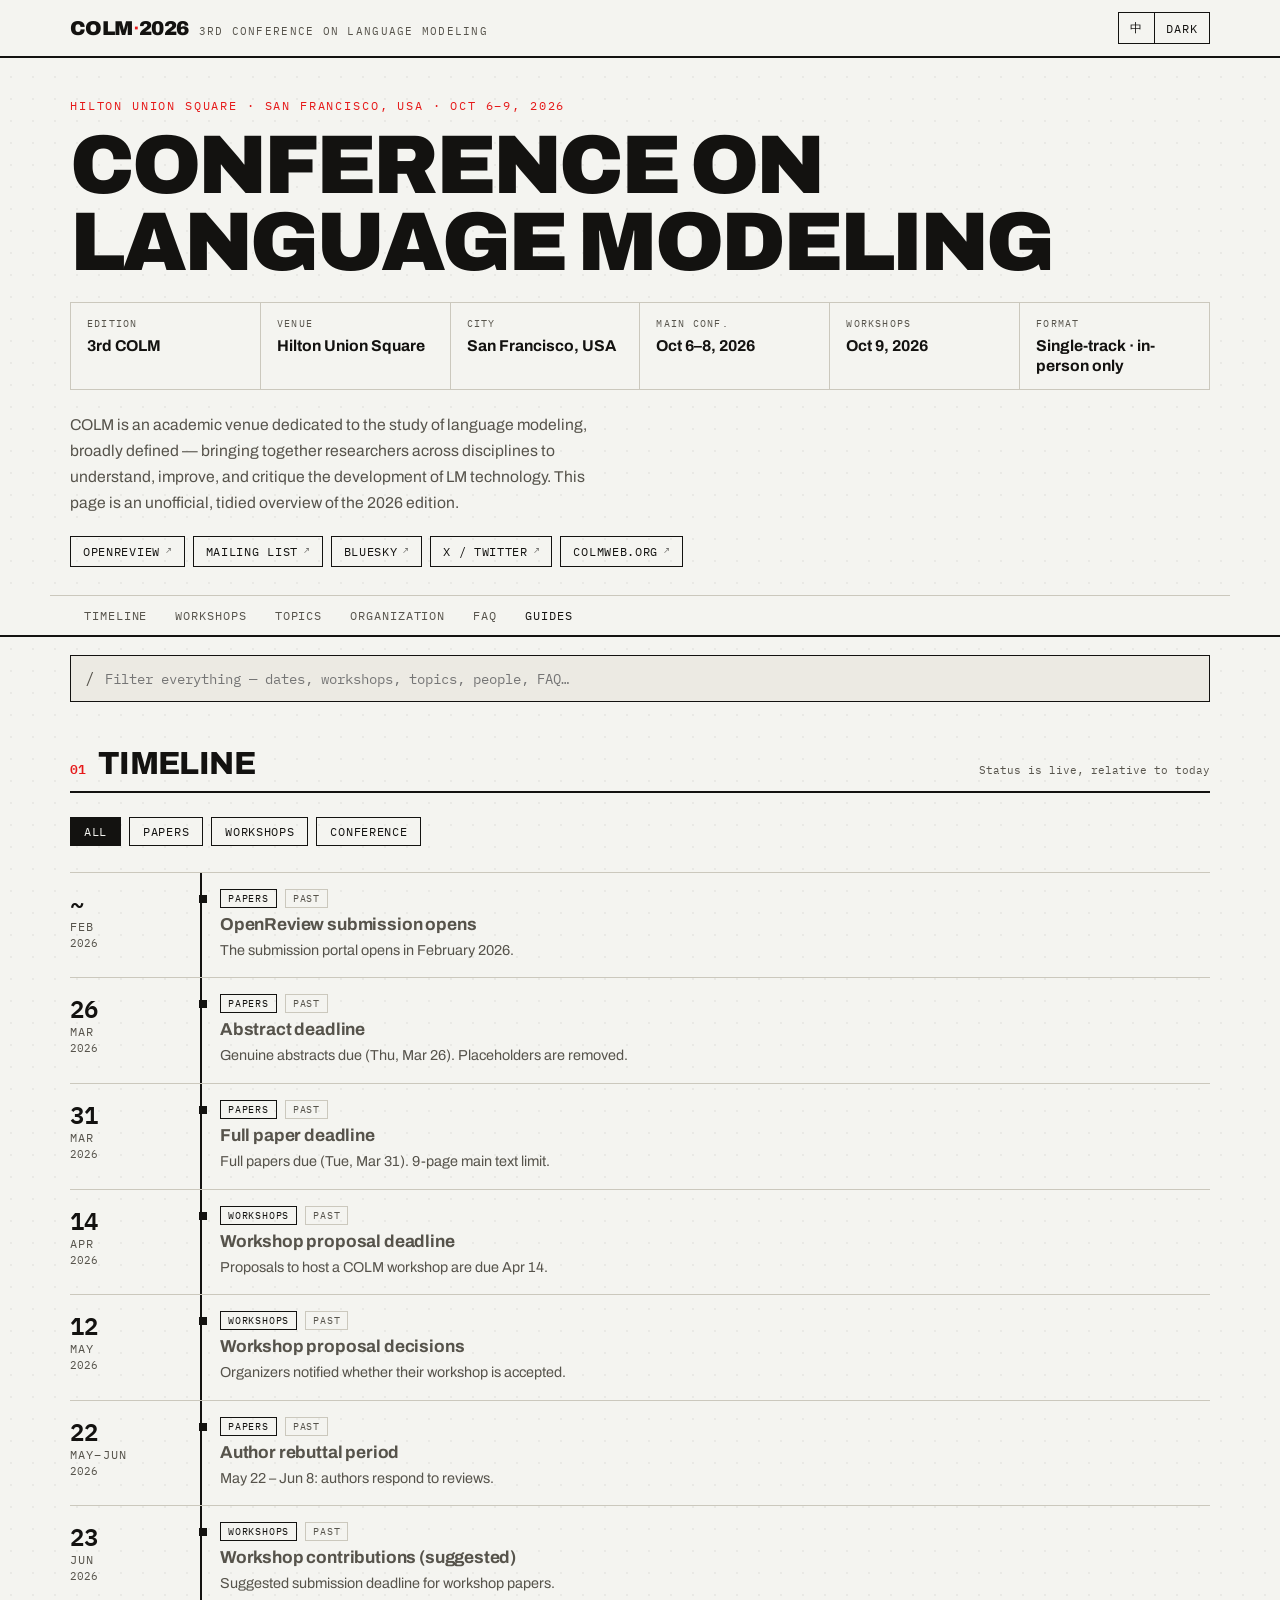
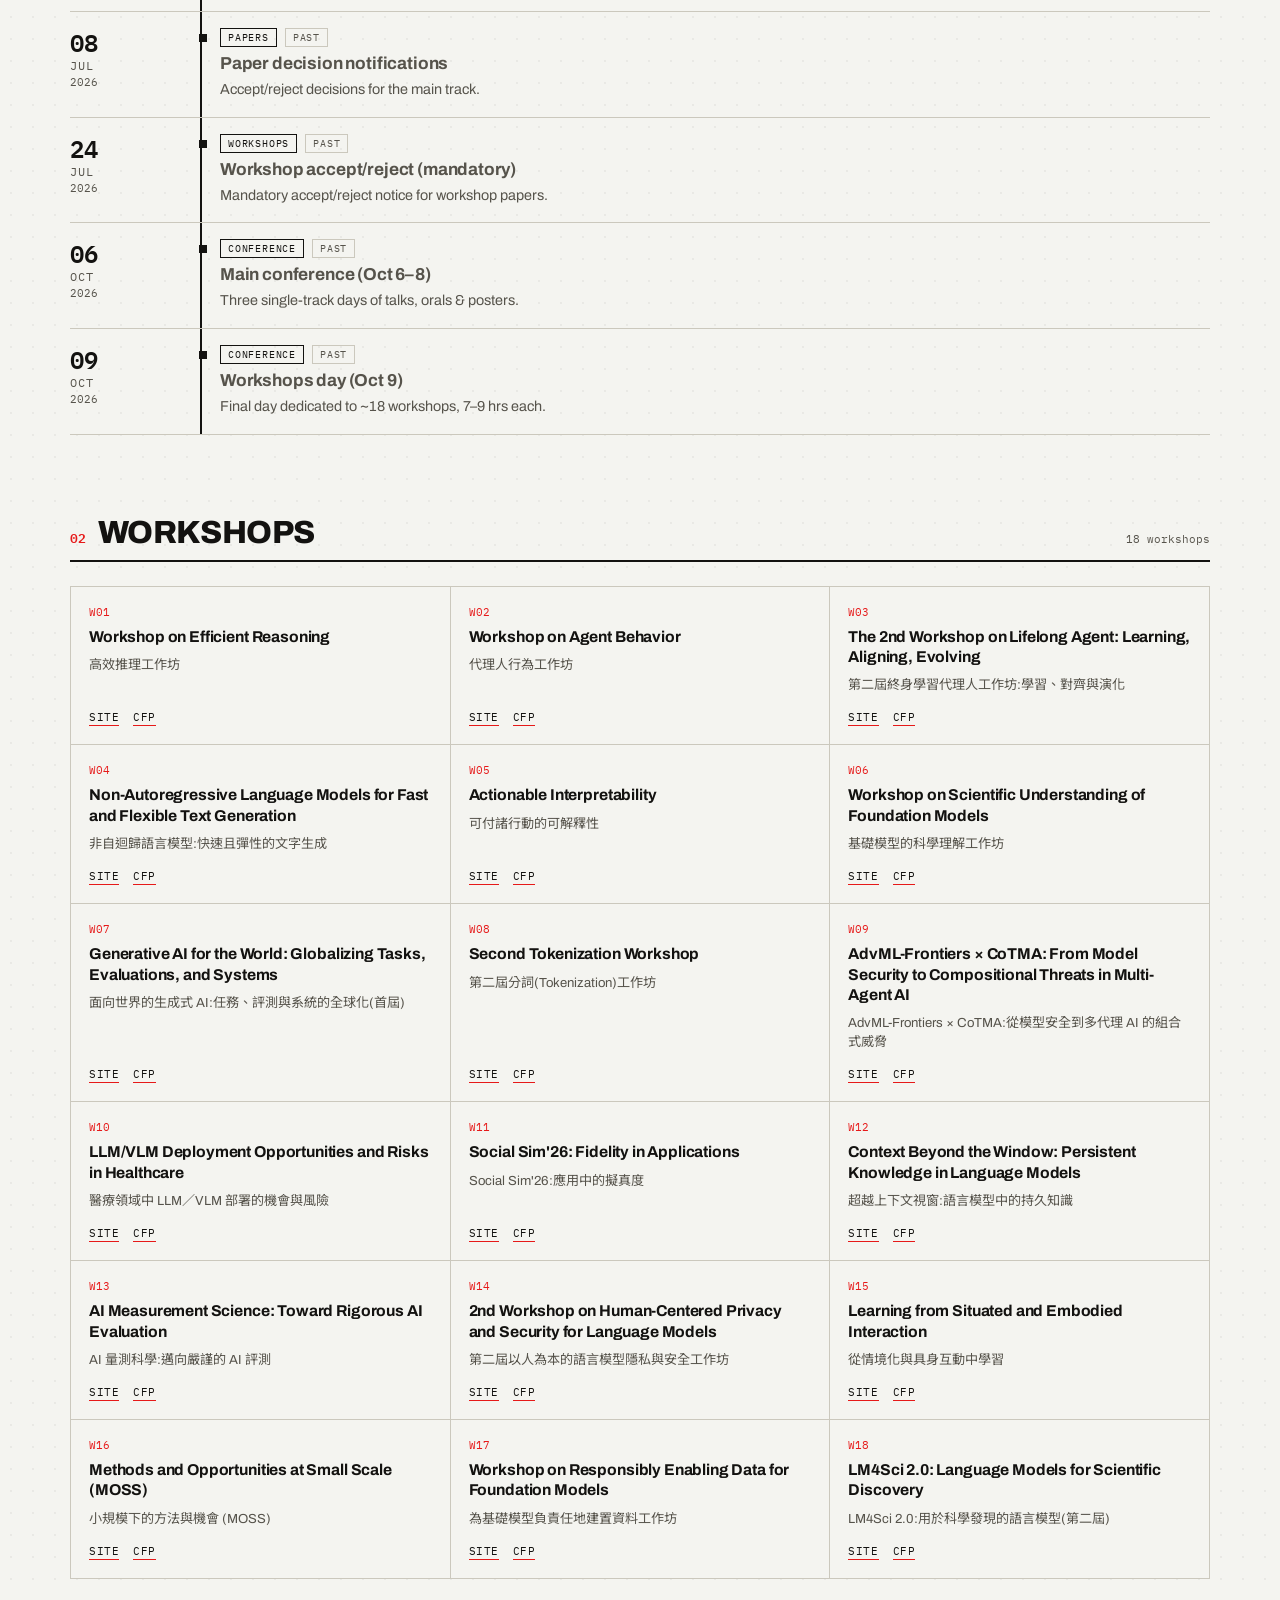
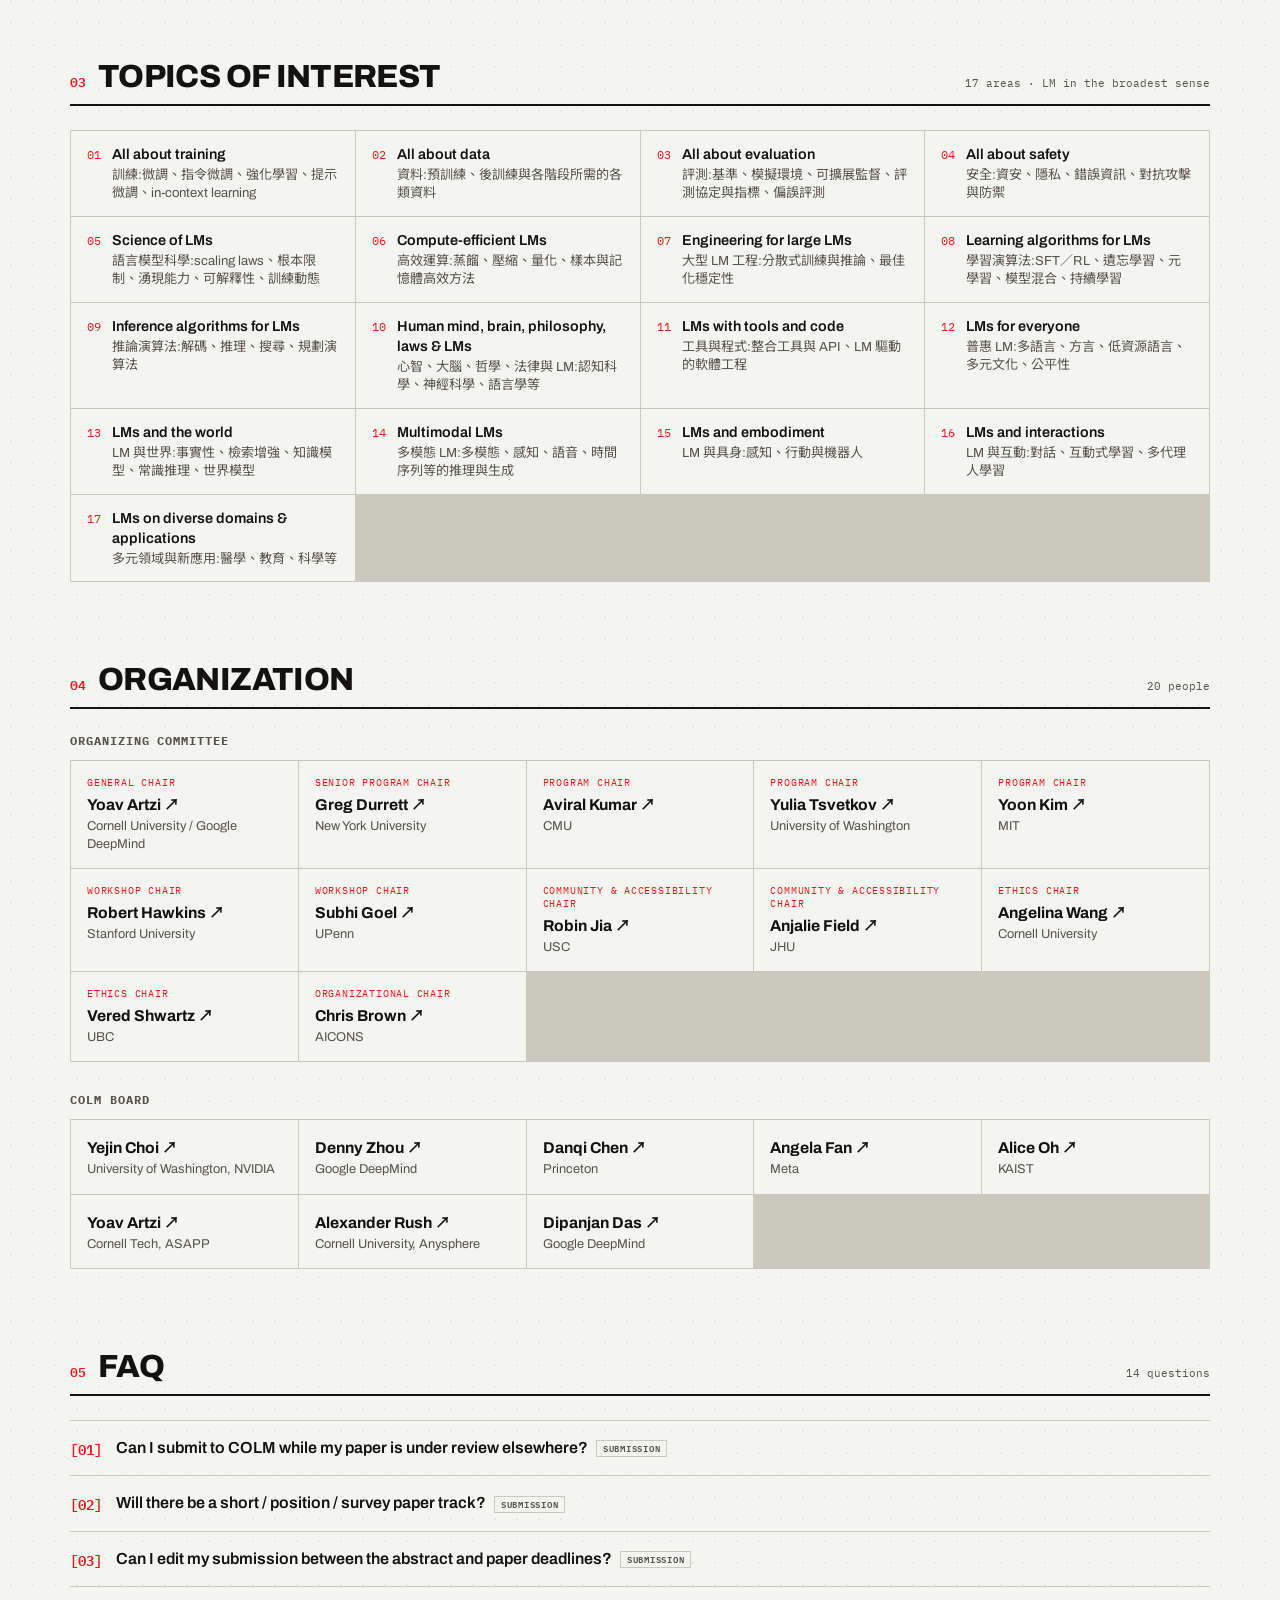
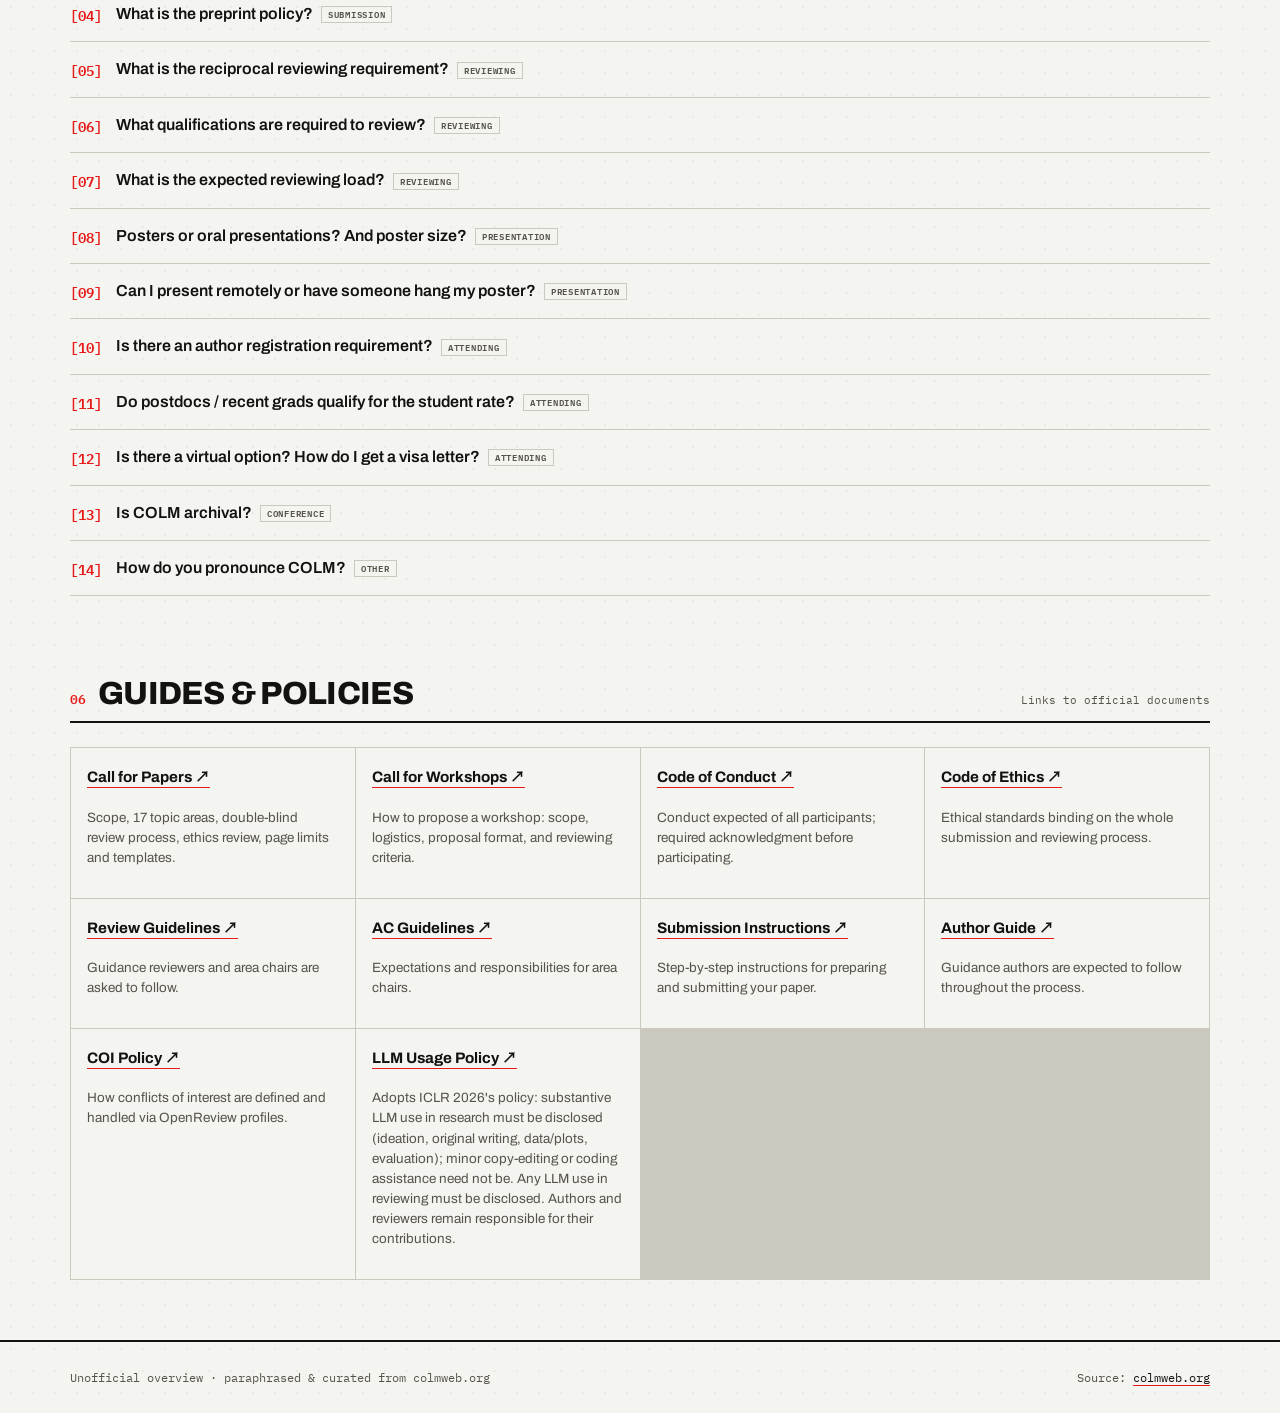
<file: archive/v3/index.html>
<!DOCTYPE html>
<!--
  COLM 2026 · single-file interactive timeline
  Timeline-led, industrial/academic aesthetic.
  All CSS/JS/data inlined. No build step. Bilingual (zh-Hant default + EN).
  Content paraphrased & curated from https://colmweb.org/ and its subpages.
-->
<html lang="zh-Hant" data-theme="light">
<head>
  <!-- ==== Google Analytics 4 (Measurement ID: G-55QL75DCKR) ==== -->
  <script async src="https://www.googletagmanager.com/gtag/js?id=G-55QL75DCKR"></script>
  <script>
    window.dataLayer = window.dataLayer || [];
    function gtag(){ dataLayer.push(arguments); }
    gtag('js', new Date());
    gtag('config', 'G-55QL75DCKR');
  </script>

  <meta charset="UTF-8" />
  <meta name="viewport" content="width=device-width, initial-scale=1.0" />
  <title>COLM 2026 · 語言模型會議</title>
  <meta name="description" content="第三屆語言模型會議 (Conference on Language Modeling, COLM 2026) — 重要時程、工作坊、主題、組織與政策的互動整理頁。San Francisco, Oct 6–9, 2026. Unofficial mirror of colmweb.org." />
  <meta name="theme-color" content="#111111" />
  <!--
    這頁是舊版設計的封存,內容與主站相同(同一份 COLM 2026 資料,只是版型不同)。
    canonical 指向主站,讓搜尋引擎把權重集中到現行版本,不要拿封存版跟主站互打。
  -->
  <link rel="canonical" href="https://colm-info.peteraim.com/" />
  <meta name="robots" content="noindex" />

  <!-- Open Graph / Twitter -->
  <meta property="og:type" content="website" />
  <meta property="og:title" content="COLM 2026 · Conference on Language Modeling" />
  <meta property="og:description" content="Interactive timeline & overview of COLM 2026 — dates, workshops, topics, organizers, FAQ and policies. San Francisco, Oct 6–9, 2026. (Unofficial mirror of colmweb.org.)" />
  <meta property="og:url" content="https://colm-info.peteraim.com/" />
  <meta name="twitter:card" content="summary" />
  <meta name="twitter:title" content="COLM 2026 · Conference on Language Modeling" />
  <meta name="twitter:description" content="Interactive timeline & overview of COLM 2026 — dates, workshops, topics, organizers, FAQ and policies." />

  <!-- JSON-LD -->
  <script type="application/ld+json">
  {
    "@context": "https://schema.org",
    "@type": "Event",
    "name": "Conference on Language Modeling 2026 (COLM 2026)",
    "startDate": "2026-10-06",
    "endDate": "2026-10-09",
    "eventAttendanceMode": "https://schema.org/OfflineEventAttendanceMode",
    "eventStatus": "https://schema.org/EventScheduled",
    "location": { "@type": "Place", "name": "Hilton Union Square", "address": "San Francisco, USA" },
    "url": "https://colmweb.org/"
  }
  </script>

  <link rel="preconnect" href="https://fonts.googleapis.com" />
  <link rel="preconnect" href="https://fonts.gstatic.com" crossorigin />
  <link href="https://fonts.googleapis.com/css2?family=Archivo:wght@400;500;600;700;800;900&family=IBM+Plex+Mono:wght@400;500;600&family=Noto+Sans+TC:wght@400;500;700&display=swap" rel="stylesheet" />

  <style>
    /* ============ Industrial / Academic tokens — LIGHT (Swiss print) ============ */
    :root, [data-theme="light"] {
      --bg:        #F4F4F0;
      --surface:   #ECEAE3;
      --surface-2: #E2E0D7;
      --ink:       #131210;
      --muted:     #56534B;
      --line:      #CBC8BD;
      --line-2:    #131210;
      --accent:    #E61919;
      --accent-ink:#FFFFFF;
      --ok:        #1f7a3d;
      --grid-dot:  rgba(19,18,16,.05);
    }
    /* ============ Tactical telemetry — DARK ============ */
    [data-theme="dark"] {
      --bg:        #0D0D0C;
      --surface:   #161614;
      --surface-2: #1E1E1B;
      --ink:       #ECEAE3;
      --muted:     #989489;
      --line:      #2A2A26;
      --line-2:    #ECEAE3;
      --accent:    #FF2A2A;
      --accent-ink:#0D0D0C;
      --ok:        #4AF626;
      --grid-dot:  rgba(236,234,227,.05);
    }

    * { box-sizing: border-box; }
    html { scroll-behavior: smooth; }
    body {
      margin: 0;
      font-family: "Archivo", "Noto Sans TC", system-ui, sans-serif;
      background: var(--bg);
      color: var(--ink);
      -webkit-font-smoothing: antialiased;
      transition: background .2s, color .2s;
      background-image: radial-gradient(var(--grid-dot) 1px, transparent 1px);
      background-size: 22px 22px;
    }
    a { color: inherit; text-decoration: none; }
    .mono { font-family: "IBM Plex Mono", ui-monospace, monospace; }
    .up   { text-transform: uppercase; letter-spacing: .08em; }

    /* ---------- App bar ---------- */
    .appbar {
      position: sticky; top: 0; z-index: 40;
      background: var(--bg);
      border-bottom: 2px solid var(--line-2);
    }
    .appbar__inner {
      max-width: 1180px; margin: 0 auto; padding: 12px 20px;
      display: flex; align-items: center; gap: 14px;
    }
    .brand { display: flex; align-items: baseline; gap: 10px; min-width: 0; }
    .brand__mark {
      font-family: "Archivo"; font-weight: 900; font-size: 1.25rem;
      letter-spacing: -.03em; color: var(--ink);
    }
    .brand__mark b { color: var(--accent); }
    .brand__sub {
      font-family: "IBM Plex Mono", monospace; font-size: .66rem;
      text-transform: uppercase; letter-spacing: .12em; color: var(--muted);
      white-space: nowrap; overflow: hidden; text-overflow: ellipsis;
    }
    .appbar__actions { margin-left: auto; display: flex; gap: 0; flex: 0 0 auto;
      border: 1px solid var(--line-2); }
    .iconbtn {
      display: inline-flex; align-items: center; gap: 5px;
      border: none; background: transparent; color: var(--ink);
      padding: 7px 11px; cursor: pointer;
      font-family: "IBM Plex Mono", monospace; font-size: .72rem;
      text-transform: uppercase; letter-spacing: .08em;
    }
    .iconbtn + .iconbtn { border-left: 1px solid var(--line-2); }
    .iconbtn:hover { background: var(--ink); color: var(--bg); }

    /* ---------- Hero ---------- */
    .hero {
      max-width: 1180px; margin: 0 auto; padding: 40px 20px 28px;
      border-bottom: 1px solid var(--line);
    }
    .hero__kicker {
      font-family: "IBM Plex Mono", monospace; font-size: .72rem;
      text-transform: uppercase; letter-spacing: .16em; color: var(--accent);
      margin: 0 0 14px;
    }
    .hero__title {
      font-family: "Archivo"; font-weight: 900;
      font-size: clamp(2.1rem, 7vw, 5.2rem); line-height: .92;
      letter-spacing: -.035em; margin: 0; text-transform: uppercase;
    }
    .hero__meta {
      margin: 22px 0 0; display: grid; gap: 1px;
      grid-template-columns: repeat(auto-fit, minmax(160px, 1fr));
      background: var(--line); border: 1px solid var(--line);
    }
    .fact { background: var(--bg); padding: 14px 16px; }
    .fact__k {
      font-family: "IBM Plex Mono", monospace; font-size: .64rem;
      text-transform: uppercase; letter-spacing: .12em; color: var(--muted); margin: 0;
    }
    .fact__v { margin: 6px 0 0; font-weight: 700; font-size: .98rem; line-height: 1.25; }
    .hero__lead { margin: 22px 0 0; max-width: 60ch; color: var(--muted); line-height: 1.65; font-size: .98rem; }
    .hero__links { margin: 20px 0 0; display: flex; flex-wrap: wrap; gap: 8px; }
    .linkpill {
      display: inline-flex; align-items: center; gap: 6px;
      border: 1px solid var(--line-2); padding: 7px 12px;
      font-family: "IBM Plex Mono", monospace; font-size: .72rem;
      text-transform: uppercase; letter-spacing: .06em; cursor: pointer;
    }
    .linkpill:hover { background: var(--ink); color: var(--bg); }
    .linkpill::after { content: "↗"; font-size: .8em; opacity: .6; }

    /* ---------- Section nav ---------- */
    .nav {
      position: sticky; top: 53px; z-index: 30;
      background: var(--bg); border-bottom: 2px solid var(--line-2);
    }
    .nav__inner {
      max-width: 1180px; margin: 0 auto; padding: 0 20px;
      display: flex; gap: 0; overflow-x: auto; -webkit-overflow-scrolling: touch;
    }
    .nav a {
      flex: 0 0 auto; padding: 12px 14px;
      font-family: "IBM Plex Mono", monospace; font-size: .72rem;
      text-transform: uppercase; letter-spacing: .08em; color: var(--muted);
      border-bottom: 2px solid transparent; margin-bottom: -2px; white-space: nowrap;
    }
    .nav a:hover { color: var(--ink); }
    .nav a.active { color: var(--ink); border-bottom-color: var(--accent); }

    /* ---------- Search ---------- */
    .searchbar { max-width: 1180px; margin: 0 auto; padding: 18px 20px 4px; }
    .search {
      display: flex; align-items: center; gap: 10px;
      border: 1px solid var(--line-2); padding: 0 14px; background: var(--surface);
    }
    .search input {
      flex: 1; border: none; background: transparent; color: var(--ink);
      font-family: "IBM Plex Mono", monospace; font-size: .9rem; padding: 13px 0; outline: none;
    }
    .search .glyph { color: var(--muted); font-family: "IBM Plex Mono", monospace; }
    .search__count {
      font-family: "IBM Plex Mono", monospace; font-size: .7rem; color: var(--muted);
      white-space: nowrap;
    }

    /* ---------- Generic section ---------- */
    .section { max-width: 1180px; margin: 0 auto; padding: 40px 20px; scroll-margin-top: 104px; }
    .section[hidden] { display: none; }
    .sec-head { display: flex; align-items: baseline; gap: 12px; border-bottom: 2px solid var(--line-2); padding-bottom: 10px; margin-bottom: 24px; flex-wrap: wrap; }
    .sec-num { font-family: "IBM Plex Mono", monospace; font-size: .8rem; color: var(--accent); font-weight: 600; }
    .sec-title { font-family: "Archivo"; font-weight: 800; font-size: clamp(1.3rem, 3.4vw, 2rem); letter-spacing: -.02em; margin: 0; text-transform: uppercase; }
    .sec-note { font-family: "IBM Plex Mono", monospace; font-size: .7rem; color: var(--muted); margin-left: auto; }

    /* ---------- Timeline ---------- */
    .chips { display: flex; flex-wrap: wrap; gap: 8px; margin-bottom: 26px; }
    .chip {
      border: 1px solid var(--line-2); background: transparent; color: var(--ink);
      padding: 6px 13px; cursor: pointer;
      font-family: "IBM Plex Mono", monospace; font-size: .72rem;
      text-transform: uppercase; letter-spacing: .06em;
    }
    .chip[aria-pressed="true"] { background: var(--ink); color: var(--bg); }
    .chip:hover:not([aria-pressed="true"]) { background: var(--surface-2); }

    .timeline { position: relative; }
    .tl-row {
      display: grid; grid-template-columns: 132px 1fr; gap: 0;
      border-top: 1px solid var(--line); cursor: pointer;
      transition: background .12s;
    }
    .tl-row:hover { background: var(--surface); }
    .tl-row:last-child { border-bottom: 1px solid var(--line); }
    .tl-date {
      padding: 18px 16px 18px 0; border-right: 2px solid var(--line-2);
      font-family: "IBM Plex Mono", monospace;
    }
    .tl-date .d { font-size: 1.5rem; font-weight: 600; line-height: 1; letter-spacing: -.02em; }
    .tl-date .m { font-size: .72rem; text-transform: uppercase; letter-spacing: .1em; color: var(--muted); margin-top: 4px; }
    .tl-date .y { font-size: .66rem; color: var(--muted); margin-top: 2px; }
    .tl-body { padding: 16px 4px 16px 18px; position: relative; }
    .tl-body::before {
      content: ""; position: absolute; left: -3px; top: 22px;
      width: 8px; height: 8px; background: var(--line-2);
    }
    .tl-row[data-status="now"]  .tl-body::before { background: var(--accent); }
    .tl-row[data-status="next"] .tl-body::before { background: var(--accent); box-shadow: 0 0 0 3px var(--bg), 0 0 0 4px var(--accent); }
    .tl-tags { display: flex; flex-wrap: wrap; gap: 8px; align-items: center; margin-bottom: 7px; }
    .tag {
      font-family: "IBM Plex Mono", monospace; font-size: .62rem;
      text-transform: uppercase; letter-spacing: .08em;
      border: 1px solid var(--line); padding: 2px 7px; color: var(--muted);
    }
    .tag--cat { border-color: var(--line-2); color: var(--ink); }
    .status {
      font-family: "IBM Plex Mono", monospace; font-size: .62rem;
      text-transform: uppercase; letter-spacing: .08em; padding: 2px 7px;
    }
    .status--done { color: var(--muted); border: 1px solid var(--line); }
    .status--now  { background: var(--accent); color: var(--accent-ink); }
    .status--next { border: 1px solid var(--accent); color: var(--accent); }
    .status--upcoming { color: var(--muted); border: 1px dashed var(--line); }
    .tl-title { font-weight: 700; font-size: 1.08rem; margin: 0; letter-spacing: -.01em; }
    .tl-excerpt { margin: 6px 0 0; color: var(--muted); font-size: .9rem; line-height: 1.5; }
    .tl-row[data-status="done"] .tl-title { color: var(--muted); }

    /* ---------- Workshops ---------- */
    .grid {
      display: grid; gap: 1px; background: var(--line);
      border: 1px solid var(--line);
      grid-template-columns: repeat(auto-fill, minmax(290px, 1fr));
    }
    .ws { background: var(--bg); padding: 18px; display: flex; flex-direction: column; gap: 8px; }
    .ws__n { font-family: "IBM Plex Mono", monospace; font-size: .68rem; color: var(--accent); }
    .ws__title { font-weight: 700; font-size: .98rem; line-height: 1.3; letter-spacing: -.01em; }
    .ws__zh { color: var(--muted); font-size: .82rem; line-height: 1.45; }
    .ws__links { margin-top: auto; padding-top: 8px; display: flex; gap: 14px; }
    .ws__links a {
      font-family: "IBM Plex Mono", monospace; font-size: .68rem;
      text-transform: uppercase; letter-spacing: .05em; color: var(--ink);
      border-bottom: 1px solid var(--accent); padding-bottom: 1px;
    }
    .ws__links a:hover { color: var(--accent); }

    /* ---------- Topics ---------- */
    .topics { display: grid; gap: 1px; background: var(--line); border: 1px solid var(--line);
      grid-template-columns: repeat(auto-fill, minmax(260px, 1fr)); }
    .topic { background: var(--bg); padding: 13px 16px; display: flex; gap: 11px; align-items: baseline; }
    .topic__n { font-family: "IBM Plex Mono", monospace; font-size: .72rem; color: var(--accent); flex: 0 0 auto; }
    .topic__t { font-size: .9rem; line-height: 1.4; }
    .topic__t .en { font-weight: 600; }
    .topic__t .zh { color: var(--muted); display: block; font-size: .82rem; margin-top: 2px; }

    /* ---------- People ---------- */
    .people { display: grid; gap: 1px; background: var(--line); border: 1px solid var(--line);
      grid-template-columns: repeat(auto-fill, minmax(220px, 1fr)); }
    .person { background: var(--bg); padding: 15px 16px; display: flex; flex-direction: column; gap: 3px; }
    .person__role { font-family: "IBM Plex Mono", monospace; font-size: .62rem; text-transform: uppercase; letter-spacing: .08em; color: var(--accent); }
    .person__name { font-weight: 700; font-size: .98rem; }
    .person__name a:hover { color: var(--accent); border-bottom: 1px solid var(--accent); }
    .person__aff { color: var(--muted); font-size: .8rem; line-height: 1.35; }

    /* ---------- FAQ ---------- */
    .faq { border-top: 1px solid var(--line); }
    .qa { border-bottom: 1px solid var(--line); }
    .qa__q {
      width: 100%; text-align: left; background: transparent; border: none; cursor: pointer;
      padding: 16px 0; display: flex; gap: 14px; align-items: flex-start; color: var(--ink);
      font-family: inherit; font-size: 1rem; font-weight: 600; line-height: 1.4;
    }
    .qa__q .mk { font-family: "IBM Plex Mono", monospace; color: var(--accent); flex: 0 0 auto; font-size: .9rem; margin-top: 2px; }
    .qa__cat { display: inline-block; font-family: "IBM Plex Mono", monospace; font-size: .58rem; text-transform: uppercase; letter-spacing: .08em; color: var(--muted); border: 1px solid var(--line); padding: 1px 6px; margin-left: 8px; vertical-align: middle; }
    .qa__a { padding: 0 0 18px 30px; color: var(--muted); line-height: 1.65; font-size: .92rem; display: none; }
    .qa[aria-expanded="true"] .qa__a { display: block; }
    .qa[aria-expanded="true"] .qa__q .mk { color: var(--ink); }

    /* ---------- Guides ---------- */
    .guides { display: grid; gap: 1px; background: var(--line); border: 1px solid var(--line);
      grid-template-columns: repeat(auto-fill, minmax(280px, 1fr)); }
    .guide { background: var(--bg); padding: 16px; display: flex; flex-direction: column; gap: 6px; }
    .guide a.guide__t { font-weight: 700; font-size: .95rem; border-bottom: 1px solid var(--accent); align-self: flex-start; padding-bottom: 1px; }
    .guide a.guide__t:hover { color: var(--accent); }
    .guide__d { color: var(--muted); font-size: .84rem; line-height: 1.5; }

    .empty { padding: 40px 0; color: var(--muted); font-family: "IBM Plex Mono", monospace; font-size: .85rem; }
    .empty[hidden] { display: none; }

    /* ---------- Dialog ---------- */
    .dialog {
      border: 2px solid var(--line-2); background: var(--bg); color: var(--ink);
      max-width: 600px; width: calc(100% - 32px); padding: 0;
    }
    .dialog::backdrop { background: rgba(0,0,0,.62); }
    .dialog__bar {
      display: flex; align-items: center; gap: 0; border-bottom: 2px solid var(--line-2);
      position: sticky; top: 0; background: var(--bg);
    }
    .dialog__bar .iconbtn { border: none; }
    .dialog__bar .iconbtn + .iconbtn { border-left: 1px solid var(--line); }
    .dialog__spacer { flex: 1; }
    .dialog__body { padding: 24px; }
    .dialog__tags { display: flex; gap: 8px; flex-wrap: wrap; margin-bottom: 12px; }
    .dialog__date { font-family: "IBM Plex Mono", monospace; font-size: .8rem; color: var(--accent); margin: 0 0 6px; }
    .dialog__body h2 { margin: 0 0 12px; font-weight: 800; font-size: 1.4rem; letter-spacing: -.01em; line-height: 1.2; }
    .dialog__body p { color: var(--muted); line-height: 1.65; margin: 0 0 12px; }
    .dialog__links { list-style: none; padding: 0; margin: 16px 0 0; display: flex; flex-direction: column; gap: 8px; }
    .dialog__links a {
      display: inline-flex; align-items: center; gap: 6px;
      font-family: "IBM Plex Mono", monospace; font-size: .76rem;
      text-transform: uppercase; letter-spacing: .05em;
      border: 1px solid var(--line-2); padding: 8px 12px; align-self: flex-start;
    }
    .dialog__links a:hover { background: var(--ink); color: var(--bg); }
    .dialog__links a::after { content: "↗"; opacity: .6; }

    /* ---------- Footer ---------- */
    .footer { border-top: 2px solid var(--line-2); margin-top: 20px; }
    .footer__inner { max-width: 1180px; margin: 0 auto; padding: 28px 20px;
      font-family: "IBM Plex Mono", monospace; font-size: .74rem; color: var(--muted);
      display: flex; flex-wrap: wrap; gap: 12px 24px; justify-content: space-between; }
    .footer a { color: var(--ink); border-bottom: 1px solid var(--accent); }

    /* ---------- Responsive ---------- */
    @media (max-width: 640px) {
      .tl-row { grid-template-columns: 92px 1fr; }
      .tl-date .d { font-size: 1.2rem; }
      .hero__title { letter-spacing: -.02em; }
    }
  </style>
</head>
<body>
  <!-- App bar -->
  <header class="appbar">
    <div class="appbar__inner">
      <a class="brand" href="#top">
        <span class="brand__mark">COLM<b>·</b>2026</span>
        <span class="brand__sub" data-i18n="brandSub"></span>
      </a>
      <div class="appbar__actions">
        <button class="iconbtn" id="langToggle" type="button" aria-label="切換語言 / Toggle language">
          <span id="langLabel">EN</span>
        </button>
        <button class="iconbtn" id="themeToggle" type="button" aria-label="切換深淺色 / Toggle theme">
          <span id="themeLabel" class="mono">DARK</span>
        </button>
      </div>
    </div>
  </header>

  <!-- Hero -->
  <section class="hero" id="top">
    <p class="hero__kicker" data-i18n="kicker"></p>
    <h1 class="hero__title" data-i18n-html="heroTitle"></h1>
    <div class="hero__meta" id="heroMeta"></div>
    <p class="hero__lead" data-i18n="lead"></p>
    <div class="hero__links" id="heroLinks"></div>
  </section>

  <!-- Section nav -->
  <nav class="nav"><div class="nav__inner" id="nav"></div></nav>

  <!-- Search -->
  <div class="searchbar">
    <div class="search">
      <span class="glyph">/</span>
      <input id="searchInput" type="search" autocomplete="off" aria-label="搜尋 / Search" />
      <span class="search__count mono" id="searchCount"></span>
    </div>
  </div>

  <!-- Timeline -->
  <section class="section" id="sec-timeline">
    <div class="sec-head">
      <span class="sec-num">01</span>
      <h2 class="sec-title" data-i18n="s_timeline"></h2>
      <span class="sec-note" data-i18n="s_timeline_note"></span>
    </div>
    <div class="chips" id="chips" role="group"></div>
    <div class="timeline" id="timeline"></div>
    <p class="empty" id="tlEmpty" hidden></p>
  </section>

  <!-- Workshops -->
  <section class="section" id="sec-workshops">
    <div class="sec-head">
      <span class="sec-num">02</span>
      <h2 class="sec-title" data-i18n="s_workshops"></h2>
      <span class="sec-note" id="wsNote"></span>
    </div>
    <div class="grid" id="workshops"></div>
    <p class="empty" id="wsEmpty" hidden></p>
  </section>

  <!-- Topics -->
  <section class="section" id="sec-topics">
    <div class="sec-head">
      <span class="sec-num">03</span>
      <h2 class="sec-title" data-i18n="s_topics"></h2>
      <span class="sec-note" data-i18n="s_topics_note"></span>
    </div>
    <div class="topics" id="topics"></div>
    <p class="empty" id="topEmpty" hidden></p>
  </section>

  <!-- People -->
  <section class="section" id="sec-people">
    <div class="sec-head">
      <span class="sec-num">04</span>
      <h2 class="sec-title" data-i18n="s_people"></h2>
      <span class="sec-note" id="peopleNote"></span>
    </div>
    <h3 class="mono up" style="font-size:.74rem;color:var(--muted);margin:0 0 12px" data-i18n="g_org"></h3>
    <div class="people" id="organizers"></div>
    <h3 class="mono up" style="font-size:.74rem;color:var(--muted);margin:30px 0 12px" data-i18n="g_board"></h3>
    <div class="people" id="board"></div>
    <p class="empty" id="pplEmpty" hidden></p>
  </section>

  <!-- FAQ -->
  <section class="section" id="sec-faq">
    <div class="sec-head">
      <span class="sec-num">05</span>
      <h2 class="sec-title" data-i18n="s_faq"></h2>
      <span class="sec-note" id="faqNote"></span>
    </div>
    <div class="faq" id="faq"></div>
    <p class="empty" id="faqEmpty" hidden></p>
  </section>

  <!-- Guides -->
  <section class="section" id="sec-guides">
    <div class="sec-head">
      <span class="sec-num">06</span>
      <h2 class="sec-title" data-i18n="s_guides"></h2>
      <span class="sec-note" data-i18n="s_guides_note"></span>
    </div>
    <div class="guides" id="guides"></div>
    <p class="empty" id="guideEmpty" hidden></p>
  </section>

  <!-- Detail dialog -->
  <dialog class="dialog" id="dialog">
    <div class="dialog__bar">
      <button class="iconbtn" id="navPrev" type="button" aria-label="上一個 / Previous">←</button>
      <button class="iconbtn" id="navNext" type="button" aria-label="下一個 / Next">→</button>
      <span class="dialog__spacer"></span>
      <button class="iconbtn" id="dialogClose" type="button" aria-label="關閉 / Close">✕ ESC</button>
    </div>
    <div class="dialog__body" id="dialogBody"></div>
  </dialog>

  <!-- Footer -->
  <footer class="footer">
    <div class="footer__inner">
      <span data-i18n="foot_left"></span>
      <span data-i18n-html="foot_right"></span>
    </div>
  </footer>

  <!-- ===================== DATA ===================== -->
  <script>
    const SITE_META = {
      brandSub: { en: "3rd Conference on Language Modeling", zh: "第三屆語言模型會議" },
      kicker:   { en: "Hilton Union Square · San Francisco, USA · Oct 6–9, 2026", zh: "Hilton Union Square · 美國舊金山 · 2026 年 10 月 6–9 日" },
      lead: {
        en: "COLM is an academic venue dedicated to the study of language modeling, broadly defined — bringing together researchers across disciplines to understand, improve, and critique the development of LM technology. This page is an unofficial, tidied overview of the 2026 edition.",
        zh: "COLM 是一個專注於「廣義語言模型」研究的學術會議,匯聚跨領域研究者,共同理解、改進並反思語言模型技術的發展。本頁為 2026 屆資訊的非官方整理總覽。"
      },
      foot_left: { en: "Unofficial overview · paraphrased & curated from colmweb.org", zh: "非官方整理 · 內容改寫並整理自 colmweb.org" },
      foot_right: {
        en: 'Source: <a href="https://colmweb.org/" target="_blank" rel="noopener">colmweb.org</a>',
        zh: '資料來源:<a href="https://colmweb.org/" target="_blank" rel="noopener">colmweb.org</a>'
      }
    };

    const HERO_FACTS = [
      { k: { en: "Edition", zh: "屆次" },   v: { en: "3rd COLM", zh: "第三屆 COLM" } },
      { k: { en: "Venue", zh: "場地" },     v: { en: "Hilton Union Square", zh: "Hilton Union Square 飯店" } },
      { k: { en: "City", zh: "城市" },      v: { en: "San Francisco, USA", zh: "美國 舊金山" } },
      { k: { en: "Main conf.", zh: "主會議" }, v: { en: "Oct 6–8, 2026", zh: "2026/10/06–08" } },
      { k: { en: "Workshops", zh: "工作坊日" }, v: { en: "Oct 9, 2026", zh: "2026/10/09" } },
      { k: { en: "Format", zh: "形式" },    v: { en: "Single-track · in-person only", zh: "單軌制 · 僅實體參與" } }
    ];

    const HERO_LINKS = [
      { label: { en: "OpenReview", zh: "OpenReview 投稿" }, url: "https://openreview.net/group?id=colmweb.org/COLM/2026/Conference" },
      { label: { en: "Mailing list", zh: "電子報訂閱" }, url: "https://groups.google.com/g/colm-announcements" },
      { label: { en: "Bluesky", zh: "Bluesky" }, url: "https://bsky.app/profile/colmweb.org" },
      { label: { en: "X / Twitter", zh: "X / Twitter" }, url: "https://x.com/COLM_conf" },
      { label: { en: "colmweb.org", zh: "官方網站" }, url: "https://colmweb.org/" }
    ];

    // Timeline categories
    const SITE_CATS = [
      { key: "paper",    en: "Papers", zh: "論文" },
      { key: "workshop", en: "Workshops", zh: "工作坊" },
      { key: "conf",     en: "Conference", zh: "會議" }
    ];

    // Timeline events. Dates are AoE deadlines. `end` marks a range.
    const SITE_EVENTS = [
      {
        slug: "openreview-opens", date: "2026-02-01", approx: true, category: "paper",
        title: { en: "OpenReview submission opens", zh: "OpenReview 投稿系統開放" },
        excerpt: { en: "The submission portal opens in February 2026.", zh: "投稿入口於 2026 年 2 月開放。" },
        body: {
          en: "Submissions are managed through OpenReview, which opens in February 2026. Anyone submitting as an author or co-author must create or update their OpenReview profile by the abstract deadline — accurate profiles are essential for handling conflicts of interest. New profiles without an institutional email go through moderation that can take up to two weeks.",
          zh: "投稿由 OpenReview 管理,系統於 2026 年 2 月開放。所有作者與共同作者都必須在摘要截止前建立或更新 OpenReview 個人檔案——正確的檔案資訊對於處理利益衝突非常重要。使用非機構電子郵件新建的帳號需經審核,最長可能需兩週。"
        },
        links: [{ title: { en: "Submission portal", zh: "投稿入口" }, url: "https://openreview.net/group?id=colmweb.org/COLM/2026/Conference" }]
      },
      {
        slug: "abstract-deadline", date: "2026-03-26", category: "paper",
        title: { en: "Abstract deadline", zh: "摘要截止" },
        excerpt: { en: "Genuine abstracts due (Thu, Mar 26). Placeholders are removed.", zh: "正式摘要截止(週四 3/26),佔位摘要將被移除。" },
        body: {
          en: "Paper abstracts are due by the abstract deadline (Thursday, March 26, 2026, 23:59 AoE). Abstracts must be genuine — placeholder or duplicate abstracts are removed. Avoid more-than-minor changes to your title and abstract after this point, since large edits hurt the quality of reviewer and AC assignment.",
          zh: "論文摘要須於摘要截止日前送出(2026 年 3 月 26 日 週四,23:59 AoE)。摘要必須是正式內容——佔位或重複的摘要會被移除。此後請避免大幅修改標題與摘要,因為大改動會影響審稿人與領域主席的指派品質。"
        }
      },
      {
        slug: "paper-deadline", date: "2026-03-31", category: "paper",
        title: { en: "Full paper deadline", zh: "完整論文截止" },
        excerpt: { en: "Full papers due (Tue, Mar 31). 9-page main text limit.", zh: "完整論文截止(週二 3/31),正文上限 9 頁。" },
        body: {
          en: "The complete paper must be submitted by Tuesday, March 31, 2026 (23:59 AoE), after which edits lock except for withdrawal. Reviewing is double-blind, so no acknowledgments or identity-revealing links. Main text is capped at 9 pages with unlimited pages for references; optional ethics, reproducibility, and acknowledgment statements (≤1 page each) do not count toward the limit. Triple-check the author list — it cannot be changed after the deadline.",
          zh: "完整論文須於 2026 年 3 月 31 日 週二(23:59 AoE)前送出,之後除撤稿外不可修改。審稿採雙盲制,因此不得含致謝或會洩漏身分的連結(如 GitHub)。正文上限 9 頁,參考文獻頁數不限;選擇性的倫理、可重現性與致謝聲明(各 ≤1 頁)不計入頁數限制。請務必再三確認作者名單——截止後無法更動。"
        },
        links: [{ title: { en: "LaTeX template (2026)", zh: "LaTeX 範本 (2026)" }, url: "https://github.com/COLM-org/Template/releases/tag/2026" }]
      },
      {
        slug: "workshop-proposal", date: "2026-04-14", category: "workshop",
        title: { en: "Workshop proposal deadline", zh: "工作坊提案截止" },
        excerpt: { en: "Proposals to host a COLM workshop are due Apr 14.", zh: "申請舉辦 COLM 工作坊的提案於 4/14 截止。" },
        body: {
          en: "Proposals to run a workshop alongside COLM are due April 14, 2026 (23:59 AoE). Proposals run up to two pages (plus unlimited pages for organizer bios and references). COLM favors workshops that build new communities around emerging areas and that create opportunities for junior researchers and underrepresented groups. About 18 workshops are expected, all held on the final day.",
          zh: "與 COLM 同期舉辦工作坊的提案須於 2026 年 4 月 14 日(23:59 AoE)前送出。提案正文最多兩頁(籌辦人簡介與參考文獻頁數不限)。COLM 偏好能圍繞新興領域建立社群、並為資淺研究者與弱勢群體創造機會的工作坊。預計約有 18 場工作坊,全部安排在最後一天舉行。"
        },
        links: [
          { title: { en: "Call for Workshops", zh: "工作坊徵稿" }, url: "https://colmweb.org/cfw.html" },
          { title: { en: "Proposal form", zh: "提案表單" }, url: "https://forms.gle/8w9JmbrWZzxVWt166" }
        ]
      },
      {
        slug: "workshop-decisions", date: "2026-05-12", category: "workshop",
        title: { en: "Workshop proposal decisions", zh: "工作坊提案結果通知" },
        excerpt: { en: "Organizers notified whether their workshop is accepted.", zh: "通知籌辦人提案是否獲選。" },
        body: {
          en: "Workshop organizers are notified of proposal decisions on May 12, 2026. Reviewing is done by the workshop co-chairs (except where conflicts of interest require outside reviewers), with priority on covering a diverse range of topics; highly overlapping high-quality proposals may be asked to merge.",
          zh: "工作坊籌辦人於 2026 年 5 月 12 日收到提案審查結果。審查由工作坊共同主席負責(若有利益衝突則改由無利益關係的外部審查者),並以涵蓋多元主題為優先;若多份高品質提案主題高度重疊,可能會被要求合併。"
        }
      },
      {
        slug: "rebuttal", date: "2026-05-22", end: "2026-06-08", category: "paper",
        title: { en: "Author rebuttal period", zh: "作者答辯期" },
        excerpt: { en: "May 22 – Jun 8: authors respond to reviews.", zh: "5/22–6/8:作者針對審稿意見回覆。" },
        body: {
          en: "The rebuttal period runs from May 22 to June 8, 2026 — the window in which authors can respond to reviewer and AC comments. Reviews and author responses are not public during review; submissions are visible only to the assigned program committee. Accepted papers and their reviews are made public after decisions; rejected or withdrawn papers and their discussions are not.",
          zh: "答辯期自 2026 年 5 月 22 日至 6 月 8 日,是作者回覆審稿人與領域主席意見的時段。審稿期間,評審意見與作者回覆不公開,投稿僅對指派的程序委員會可見。錄取論文及其評審意見會在決議後公開;遭拒或撤回的論文及其討論則不會公開。"
        }
      },
      {
        slug: "workshop-contrib", date: "2026-06-23", category: "workshop",
        title: { en: "Workshop contributions (suggested)", zh: "工作坊投稿(建議截止)" },
        excerpt: { en: "Suggested submission deadline for workshop papers.", zh: "工作坊論文的建議投稿截止日。" },
        body: {
          en: "June 23, 2026 is the suggested submission deadline for contributions to individual workshops. Workshop papers are non-archival and organizers are not required to release proceedings. Exact submission processes are set by each workshop — check the individual workshop's own call for papers.",
          zh: "2026 年 6 月 23 日為各工作坊投稿的建議截止日。工作坊論文為非典藏(non-archival),籌辦人也不一定會發布論文集。實際投稿流程由各工作坊自訂,請參閱該工作坊自己的徵稿頁面。"
        }
      },
      {
        slug: "paper-decisions", date: "2026-07-08", category: "paper",
        title: { en: "Paper decision notifications", zh: "論文錄取結果通知" },
        excerpt: { en: "Accept/reject decisions for the main track.", zh: "主議程的錄取／拒絕結果。" },
        body: {
          en: "Main-track decision notifications go out on July 8, 2026. All accepted papers are presented as posters; a small number are selected for oral presentation, with those authors notified around mid-September. Accepted authors may add one extra page to the camera-ready to address reviewer and AC feedback.",
          zh: "主議程的錄取結果於 2026 年 7 月 8 日通知。所有錄取論文都會以海報形式發表;其中少數會獲選為口頭報告,獲選作者約在 9 月中旬收到通知。錄取作者可在最終版(camera-ready)增加一頁,以回應審稿人與領域主席的意見。"
        }
      },
      {
        slug: "workshop-final", date: "2026-07-24", category: "workshop",
        title: { en: "Workshop accept/reject (mandatory)", zh: "工作坊錄取／拒絕(必須完成)" },
        excerpt: { en: "Mandatory accept/reject notice for workshop papers.", zh: "工作坊論文必須完成的錄取／拒絕通知。" },
        body: {
          en: "July 24, 2026 is the mandatory accept/reject notification date for workshop contributions, ensuring authors know their status well before the conference.",
          zh: "2026 年 7 月 24 日是工作坊投稿必須完成錄取／拒絕通知的日期,確保作者在會議前充分得知結果。"
        }
      },
      {
        slug: "main-conference", date: "2026-10-06", end: "2026-10-08", category: "conf",
        title: { en: "Main conference (Oct 6–8)", zh: "主會議(10/6–8)" },
        excerpt: { en: "Three single-track days of talks, orals & posters.", zh: "三天單軌制:邀請演講、口頭報告與海報。" },
        body: {
          en: "The main conference runs October 6–8, 2026 at the Hilton Union Square in San Francisco — a single-track program of invited talks, oral paper presentations, and poster sessions. COLM is in-person only; at least one author of each accepted paper must register for the main conference (workshop registration alone does not satisfy this). Posters are 36 in (H) × 72 in (W).",
          zh: "主會議於 2026 年 10 月 6–8 日在舊金山 Hilton Union Square 舉行,採單軌制,內容包含邀請演講、口頭論文報告與海報展示。COLM 僅限實體參與;每篇錄取論文至少須有一位作者完成主會議註冊(僅註冊工作坊不符合此要求)。海報尺寸為 36 英吋(高)× 72 英吋(寬)。"
        }
      },
      {
        slug: "workshop-day", date: "2026-10-09", category: "conf",
        title: { en: "Workshops day (Oct 9)", zh: "工作坊日(10/9)" },
        excerpt: { en: "Final day dedicated to ~18 workshops, 7–9 hrs each.", zh: "最後一天為約 18 場工作坊,每場 7–9 小時。" },
        body: {
          en: "The final day, October 9, 2026, is dedicated to workshops. All workshops run on this day and last 7–9 hours each; COLM expects to host about 18. See the Workshops section below for the full lineup.",
          zh: "最後一天(2026 年 10 月 9 日)專屬於工作坊。所有工作坊都在這天舉行,每場 7–9 小時;COLM 預計舉辦約 18 場。完整名單請見下方「工作坊」一節。"
        }
      }
    ];

    // 18 accepted workshops
    const SITE_WORKSHOPS = [
      { title: "Workshop on Efficient Reasoning", zh: "高效推理工作坊", site: "https://wdlctc.github.io/efficient-reasoning-2026/#introduction", cfp: "https://wdlctc.github.io/efficient-reasoning-2026/#call" },
      { title: "Workshop on Agent Behavior", zh: "代理人行為工作坊", site: "https://www.aiagentbehavior.com", cfp: "https://www.aiagentbehavior.com/#submissions" },
      { title: "The 2nd Workshop on Lifelong Agent: Learning, Aligning, Evolving", zh: "第二屆終身學習代理人工作坊:學習、對齊與演化", site: "https://lifelongagent.github.io/", cfp: "https://lifelongagent.github.io/#submissions" },
      { title: "Non-Autoregressive Language Models for Fast and Flexible Text Generation", zh: "非自迴歸語言模型:快速且彈性的文字生成", site: "https://pengzhangzhi.github.io/NonAR-LM/", cfp: "https://pengzhangzhi.github.io/NonAR-LM/cfp" },
      { title: "Actionable Interpretability", zh: "可付諸行動的可解釋性", site: "https://actionable-interpretability.github.io/", cfp: "https://actionable-interpretability.github.io/cfp/" },
      { title: "Workshop on Scientific Understanding of Foundation Models", zh: "基礎模型的科學理解工作坊", site: "https://science-ai-2026.github.io", cfp: "https://science-ai-2026.github.io/#cfp" },
      { title: "Generative AI for the World: Globalizing Tasks, Evaluations, and Systems", zh: "面向世界的生成式 AI:任務、評測與系統的全球化(首屆)", site: "https://sites.google.com/view/genai4world/", cfp: "https://sites.google.com/view/genai4world/call-for-papers" },
      { title: "Second Tokenization Workshop", zh: "第二屆分詞(Tokenization)工作坊", site: "https://tokenization-workshop.github.io/", cfp: "https://openreview.net/group?id=colmweb.org/COLM/2026/Workshop/TokShop" },
      { title: "AdvML-Frontiers × CoTMA: From Model Security to Compositional Threats in Multi-Agent AI", zh: "AdvML-Frontiers × CoTMA:從模型安全到多代理 AI 的組合式威脅", site: "https://advml-frontier.github.io/", cfp: "https://advml-frontier.github.io/" },
      { title: "LLM/VLM Deployment Opportunities and Risks in Healthcare", zh: "醫療領域中 LLM／VLM 部署的機會與風險", site: "https://daih2026.github.io/", cfp: "https://openreview.net/group?id=colmweb.org/COLM/2026/Workshop/DAIH#tab-recent-activity" },
      { title: "Social Sim'26: Fidelity in Applications", zh: "Social Sim'26:應用中的擬真度", site: "https://sites.google.com/view/social-sims-with-llms", cfp: "https://sites.google.com/view/social-sims-with-llms/call-for-papers" },
      { title: "Context Beyond the Window: Persistent Knowledge in Language Models", zh: "超越上下文視窗:語言模型中的持久知識", site: "https://context-beyond-window.github.io/", cfp: "https://context-beyond-window.github.io/#cfp" },
      { title: "AI Measurement Science: Toward Rigorous AI Evaluation", zh: "AI 量測科學:邁向嚴謹的 AI 評測", site: "https://aimslab.stanford.edu/workshop", cfp: "https://aimslab.stanford.edu/workshop" },
      { title: "2nd Workshop on Human-Centered Privacy and Security for Language Models", zh: "第二屆以人為本的語言模型隱私與安全工作坊", site: "https://haips.com", cfp: "https://haips.com/#cfp" },
      { title: "Learning from Situated and Embodied Interaction", zh: "從情境化與具身互動中學習", site: "https://learning-situated-interaction.github.io/", cfp: "https://learning-situated-interaction.github.io/#call-for-papers" },
      { title: "Methods and Opportunities at Small Scale (MOSS)", zh: "小規模下的方法與機會 (MOSS)", site: "https://sites.google.com/view/moss-colm-2026/", cfp: "https://sites.google.com/view/moss-colm-2026/call-for-papers?authuser=0" },
      { title: "Workshop on Responsibly Enabling Data for Foundation Models", zh: "為基礎模型負責任地建置資料工作坊", site: "https://re-data-colm2026.github.io/", cfp: "https://re-data-colm2026.github.io/" },
      { title: "LM4Sci 2.0: Language Models for Scientific Discovery", zh: "LM4Sci 2.0:用於科學發現的語言模型(第二屆)", site: "https://lm4sci.github.io/", cfp: "https://lm4sci.github.io/docs/2026/call-for-papers" }
    ];

    // 17 CFP topic areas
    const SITE_TOPICS = [
      { en: "All about training", zh: "訓練:微調、指令微調、強化學習、提示微調、in-context learning" },
      { en: "All about data", zh: "資料:預訓練、後訓練與各階段所需的各類資料" },
      { en: "All about evaluation", zh: "評測:基準、模擬環境、可擴展監督、評測協定與指標、偏誤評測" },
      { en: "All about safety", zh: "安全:資安、隱私、錯誤資訊、對抗攻擊與防禦" },
      { en: "Science of LMs", zh: "語言模型科學:scaling laws、根本限制、湧現能力、可解釋性、訓練動態" },
      { en: "Compute-efficient LMs", zh: "高效運算:蒸餾、壓縮、量化、樣本與記憶體高效方法" },
      { en: "Engineering for large LMs", zh: "大型 LM 工程:分散式訓練與推論、最佳化穩定性" },
      { en: "Learning algorithms for LMs", zh: "學習演算法:SFT／RL、遺忘學習、元學習、模型混合、持續學習" },
      { en: "Inference algorithms for LMs", zh: "推論演算法:解碼、推理、搜尋、規劃演算法" },
      { en: "Human mind, brain, philosophy, laws & LMs", zh: "心智、大腦、哲學、法律與 LM:認知科學、神經科學、語言學等" },
      { en: "LMs with tools and code", zh: "工具與程式:整合工具與 API、LM 驅動的軟體工程" },
      { en: "LMs for everyone", zh: "普惠 LM:多語言、方言、低資源語言、多元文化、公平性" },
      { en: "LMs and the world", zh: "LM 與世界:事實性、檢索增強、知識模型、常識推理、世界模型" },
      { en: "Multimodal LMs", zh: "多模態 LM:多模態、感知、語音、時間序列等的推理與生成" },
      { en: "LMs and embodiment", zh: "LM 與具身:感知、行動與機器人" },
      { en: "LMs and interactions", zh: "LM 與互動:對話、互動式學習、多代理人學習" },
      { en: "LMs on diverse domains & applications", zh: "多元領域與新應用:醫學、教育、科學等" }
    ];

    const SITE_ORGANIZERS = [
      { name: "Yoav Artzi", role: { en: "General Chair", zh: "大會主席" }, aff: { en: "Cornell University / Google DeepMind", zh: "康乃爾大學 / Google DeepMind" }, url: "https://yoavartzi.com/" },
      { name: "Greg Durrett", role: { en: "Senior Program Chair", zh: "資深議程主席" }, aff: { en: "New York University", zh: "紐約大學" }, url: "https://gregdurrett.github.io/" },
      { name: "Aviral Kumar", role: { en: "Program Chair", zh: "議程主席" }, aff: { en: "CMU", zh: "卡內基美隆大學" }, url: "https://aviralkumar2907.github.io/" },
      { name: "Yulia Tsvetkov", role: { en: "Program Chair", zh: "議程主席" }, aff: { en: "University of Washington", zh: "華盛頓大學" }, url: "https://homes.cs.washington.edu/~yuliats/" },
      { name: "Yoon Kim", role: { en: "Program Chair", zh: "議程主席" }, aff: { en: "MIT", zh: "麻省理工學院" }, url: "https://people.csail.mit.edu/yoonkim/" },
      { name: "Robert Hawkins", role: { en: "Workshop Chair", zh: "工作坊主席" }, aff: { en: "Stanford University", zh: "史丹佛大學" }, url: "https://rdhawkins.com/" },
      { name: "Subhi Goel", role: { en: "Workshop Chair", zh: "工作坊主席" }, aff: { en: "UPenn", zh: "賓州大學" }, url: "https://www.surbhigoel.com/" },
      { name: "Robin Jia", role: { en: "Community & Accessibility Chair", zh: "社群與無障礙主席" }, aff: { en: "USC", zh: "南加州大學" }, url: "https://robinjia.github.io/" },
      { name: "Anjalie Field", role: { en: "Community & Accessibility Chair", zh: "社群與無障礙主席" }, aff: { en: "JHU", zh: "約翰霍普金斯大學" }, url: "https://anjalief.github.io/" },
      { name: "Angelina Wang", role: { en: "Ethics Chair", zh: "倫理主席" }, aff: { en: "Cornell University", zh: "康乃爾大學" }, url: "https://angelina-wang.github.io/" },
      { name: "Vered Shwartz", role: { en: "Ethics Chair", zh: "倫理主席" }, aff: { en: "UBC", zh: "英屬哥倫比亞大學" }, url: "https://www.cs.ubc.ca/~vshwartz/" },
      { name: "Chris Brown", role: { en: "Organizational Chair", zh: "組織主席" }, aff: { en: "AICONS", zh: "AICONS" }, url: "mailto:chris.brown@aicons.org" }
    ];

    const SITE_BOARD = [
      { name: "Yejin Choi", aff: { en: "University of Washington, NVIDIA", zh: "華盛頓大學、NVIDIA" }, url: "https://homes.cs.washington.edu/~yejin/" },
      { name: "Denny Zhou", aff: { en: "Google DeepMind", zh: "Google DeepMind" }, url: "https://dennyzhou.github.io/" },
      { name: "Danqi Chen", aff: { en: "Princeton", zh: "普林斯頓大學" }, url: "https://www.cs.princeton.edu/~danqic/" },
      { name: "Angela Fan", aff: { en: "Meta", zh: "Meta" }, url: "https://ai.meta.com/people/angela-fan/" },
      { name: "Alice Oh", aff: { en: "KAIST", zh: "韓國科學技術院 (KAIST)" }, url: "https://aliceoh9.github.io/" },
      { name: "Yoav Artzi", aff: { en: "Cornell Tech, ASAPP", zh: "Cornell Tech、ASAPP" }, url: "https://yoavartzi.com/" },
      { name: "Alexander Rush", aff: { en: "Cornell University, Anysphere", zh: "康乃爾大學、Anysphere" }, url: "https://rush-nlp.com/" },
      { name: "Dipanjan Das", aff: { en: "Google DeepMind", zh: "Google DeepMind" }, url: "https://www.dipanjandas.com/" }
    ];

    const SITE_FAQ = [
      { cat: { en: "Submission", zh: "投稿" },
        q: { en: "Can I submit to COLM while my paper is under review elsewhere?", zh: "論文在其他會議審查中,可以同時投 COLM 嗎?" },
        a: { en: "No — COLM does not allow double submissions. A full paper under review at COLM cannot be simultaneously under review elsewhere (e.g. ICML/NeurIPS), and any ARR paper at any stage counts as under submission. Double-submission checks run after the full-paper deadline on papers still under review. Concurrent submission to non-archival workshops is fine.", zh: "不行——COLM 不允許重複投稿。在 COLM 審查中的完整論文不得同時於其他會議(如 ICML／NeurIPS)審查;任何處於 ARR 流程(不論階段)的論文都算作投稿中。重複投稿檢查會在完整論文截止後,針對仍在審查的論文進行。同時投稿至非典藏工作坊則不受限。" } },
      { cat: { en: "Submission", zh: "投稿" },
        q: { en: "Will there be a short / position / survey paper track?", zh: "會有短文／立場論文／綜述論文的分軌嗎?" },
        a: { en: "There is no separate short-paper track and no separate call or reviewing for position papers in 2026, opting for simplicity. There is no special survey track either, but you may submit a survey and it will be routed to appropriate area chairs and reviewers for a decision.", zh: "2026 年為求流程簡化,沒有獨立的短文分軌,也不另設立場論文的徵稿或審查。同樣沒有專門的綜述論文分軌,但你仍可投稿綜述論文,系統會將其分派給合適的領域主席與審稿人來決定。" } },
      { cat: { en: "Submission", zh: "投稿" },
        q: { en: "Can I edit my submission between the abstract and paper deadlines?", zh: "在摘要與完整論文截止之間可以修改投稿嗎?" },
        a: { en: "Yes — all fields stay editable until the full-paper deadline, but keep edits minimal to avoid disrupting the program committee's work.", zh: "可以——所有欄位在完整論文截止前都可編輯,但請盡量減少修改,以免影響程序委員會的作業。" } },
      { cat: { en: "Submission", zh: "投稿" },
        q: { en: "What is the preprint policy?", zh: "預印本(preprint)政策為何?" },
        a: { en: "Non-anonymous preprints (arXiv, social media, websites) are allowed. Reviewers are told not to actively search for them, and encountering one is not a conflict of interest. You may submit work that is already a preprint without citing it, but related prior published work by the authors must be cited with appropriate anonymization.", zh: "允許非匿名的預印本(arXiv、社群媒體、網站)。審稿人會被告知不主動搜尋預印本,即使看到也不構成利益衝突。你可以投稿已是預印本的研究而不引用它,但作者過去已發表的相關著作仍須引用,並做適當匿名化以維持雙盲。" } },
      { cat: { en: "Reviewing", zh: "審稿" },
        q: { en: "What is the reciprocal reviewing requirement?", zh: "互惠審稿(reciprocal reviewing)要求是什麼?" },
        a: { en: "There are two requirements. Per-submission: each submission is expected to contribute a reviewer (the form lets you designate one or mark an exemption). Per-reviewer: any author on 4+ submissions is automatically added to the reviewer pool unless already on the program committee or organization. The aim is to scale the reviewer pool with submission volume.", zh: "有兩項要求。每篇投稿:每篇論文須貢獻一位審稿人(表單可指定一位,或標記為豁免)。每位作者:在 4 篇以上投稿掛名的作者會自動被加入審稿池,除非已是程序委員會或組織成員。目的是讓審稿人數量隨投稿量擴充。" } },
      { cat: { en: "Reviewing", zh: "審稿" },
        q: { en: "What qualifications are required to review?", zh: "擔任審稿人需要什麼資格?" },
        a: { en: "Reviewers should have research experience equivalent to a second-year ML grad student and have been a primary author on at least two peer-reviewed papers at related venues (e.g. ACL, EMNLP, ICML, NeurIPS, ICLR, etc.). First-time reviewers are strongly encouraged to find a qualified, experienced mentor.", zh: "審稿人應具備相當於機器學習領域二年級研究生的研究經驗,並曾在相關會議(如 ACL、EMNLP、ICML、NeurIPS、ICLR 等)以主要作者身分發表至少兩篇同儕審查論文。強烈建議首次審稿者尋找具資格與經驗的指導者(mentor)從旁協助。" } },
      { cat: { en: "Reviewing", zh: "審稿" },
        q: { en: "What is the expected reviewing load?", zh: "預期的審稿量是多少?" },
        a: { en: "Up to about 5 papers per reviewer.", zh: "每位審稿人最多約 5 篇論文。" } },
      { cat: { en: "Presentation", zh: "發表" },
        q: { en: "Posters or oral presentations? And poster size?", zh: "是海報還是口頭報告?海報尺寸多大?" },
        a: { en: "All papers are presented as posters; a small number are selected for orals (authors notified around mid-September). Posters are 36 in (H) × 72 in (W).", zh: "所有論文皆以海報發表;少數會獲選為口頭報告(作者約於 9 月中旬收到通知)。海報尺寸為 36 英吋(高)× 72 英吋(寬)。" } },
      { cat: { en: "Presentation", zh: "發表" },
        q: { en: "Can I present remotely or have someone hang my poster?", zh: "可以遠距報告,或請人代為張貼海報嗎?" },
        a: { en: "No remote presentation, and the conference cannot place your poster for you. COLM is in-person only and submission entails a responsibility to present. If you truly cannot attend, the recommended option is to find a colleague who is attending to present on your behalf.", zh: "不提供遠距報告,大會也無法代為張貼海報。COLM 僅限實體參與,投稿即代表負有到場發表的責任。若你確實無法出席,建議的做法是請一位會出席的同事代為報告。" } },
      { cat: { en: "Attending", zh: "與會" },
        q: { en: "Is there an author registration requirement?", zh: "有作者註冊要求嗎?" },
        a: { en: "At least one author of each accepted paper must register for the main conference (workshop-only registration does not count). Students need only a student registration, and one registration covers an author even with multiple accepted papers.", zh: "每篇錄取論文至少須有一位作者完成主會議註冊(僅註冊工作坊不算)。學生只需學生註冊即可;即使一位作者有多篇錄取論文,也只需一次註冊。" } },
      { cat: { en: "Attending", zh: "與會" },
        q: { en: "Do postdocs / recent grads qualify for the student rate?", zh: "博士後／剛畢業者適用學生費率嗎?" },
        a: { en: "If you are a recent graduate publishing under your student affiliation, register as a Student. Other non-industry researchers — including postdocs, faculty, and independent researchers — should register as Academic.", zh: "若你是剛畢業、以學生身分(affiliation)發表者,請以「學生」註冊。其他非業界研究者——包含博士後、教職與獨立研究者——應以「學術」身分註冊。" } },
      { cat: { en: "Attending", zh: "與會" },
        q: { en: "Is there a virtual option? How do I get a visa letter?", zh: "有線上參與選項嗎?如何取得簽證邀請函?" },
        a: { en: "COLM is in-person only, with no virtual attendance option. Upon registration you can download an invitation letter for visa purposes.", zh: "COLM 僅限實體參與,沒有線上參與選項。完成註冊後,你可下載供簽證使用的邀請函。" } },
      { cat: { en: "Conference", zh: "會議" },
        q: { en: "Is COLM archival?", zh: "COLM 是典藏會議嗎?" },
        a: { en: "Yes, COLM is an archival venue. You may also submit to non-archival venues, but not to other archival venues.", zh: "是的,COLM 為典藏(archival)會議。你可以另外投稿至非典藏的場合,但不得投稿至其他典藏會議。" } },
      { cat: { en: "Other", zh: "其他" },
        q: { en: "How do you pronounce COLM?", zh: "COLM 怎麼念?" },
        a: { en: "Like 'Collum', after the Irish name Colm — which means dove.", zh: "念作「Collum」,取自愛爾蘭名字 Colm——意思是鴿子。" } }
    ];

    const SITE_GUIDES = [
      { t: { en: "Call for Papers", zh: "論文徵稿 (CFP)" }, url: "https://colmweb.org/cfp.html",
        d: { en: "Scope, 17 topic areas, double-blind review process, ethics review, page limits and templates.", zh: "徵稿範圍、17 大主題、雙盲審查流程、倫理審查、頁數限制與範本。" } },
      { t: { en: "Call for Workshops", zh: "工作坊徵稿 (CFW)" }, url: "https://colmweb.org/cfw.html",
        d: { en: "How to propose a workshop: scope, logistics, proposal format, and reviewing criteria.", zh: "如何提案工作坊:範圍、後勤安排、提案格式與審查標準。" } },
      { t: { en: "Code of Conduct", zh: "行為準則" }, url: "https://colmweb.org/CoC.html",
        d: { en: "Conduct expected of all participants; required acknowledgment before participating.", zh: "所有與會者應遵守的行為規範;參與前須確認同意。" } },
      { t: { en: "Code of Ethics", zh: "倫理準則" }, url: "https://colmweb.org/CoE.html",
        d: { en: "Ethical standards binding on the whole submission and reviewing process.", zh: "對整個投稿與審查流程具約束力的倫理標準。" } },
      { t: { en: "Review Guidelines", zh: "審稿指引" }, url: "https://colmweb.org/ReviewGuide.html",
        d: { en: "Guidance reviewers and area chairs are asked to follow.", zh: "審稿人與領域主席應遵循的指引。" } },
      { t: { en: "AC Guidelines", zh: "領域主席指引" }, url: "https://colmweb.org/ac-guidelines.html",
        d: { en: "Expectations and responsibilities for area chairs.", zh: "對領域主席(AC)的期待與職責。" } },
      { t: { en: "Submission Instructions", zh: "投稿說明" }, url: "https://colmweb.org/submission-instructions.html",
        d: { en: "Step-by-step instructions for preparing and submitting your paper.", zh: "準備與送出論文的逐步說明。" } },
      { t: { en: "Author Guide", zh: "作者指南" }, url: "https://colmweb.org/AuthorGuide.html",
        d: { en: "Guidance authors are expected to follow throughout the process.", zh: "作者在整個流程中應遵循的指引。" } },
      { t: { en: "COI Policy", zh: "利益衝突政策" }, url: "https://colmweb.org/coi-policy.html",
        d: { en: "How conflicts of interest are defined and handled via OpenReview profiles.", zh: "利益衝突的定義,以及如何透過 OpenReview 檔案處理。" } },
      { t: { en: "LLM Usage Policy", zh: "大型語言模型使用政策" }, url: "https://colmweb.org/cfp.html",
        d: { en: "Adopts ICLR 2026's policy: substantive LLM use in research must be disclosed (ideation, original writing, data/plots, evaluation); minor copy-editing or coding assistance need not be. Any LLM use in reviewing must be disclosed. Authors and reviewers remain responsible for their contributions.", zh: "採用 ICLR 2026 政策:研究中實質使用 LLM(發想點子、撰寫原創內容、生成資料或圖表、用於評測)須揭露;僅做小幅文字潤飾或程式輔助則不需。審稿中任何 LLM 使用都須揭露。作者與審稿人對自身貢獻負最終責任。" } }
    ];
  </script>

  <!-- ===================== APP ===================== -->
  <script>
    (function () {
      "use strict";

      var META = SITE_META, EVENTS = SITE_EVENTS, CATS = SITE_CATS;
      var store = {
        get: function (k) { try { return localStorage.getItem(k); } catch (e) { return null; } },
        set: function (k, v) { try { localStorage.setItem(k, v); } catch (e) {} }
      };

      var I18N = {
        en: {
          brandSub: META.brandSub.en, kicker: META.kicker.en, lead: META.lead.en,
          heroTitle: "Conference on<br>Language Modeling",
          foot_left: META.foot_left.en, foot_right: META.foot_right.en,
          search: "Filter everything — dates, workshops, topics, people, FAQ…",
          all: "All", empty: "No matches.",
          s_timeline: "Timeline", s_timeline_note: "Status is live, relative to today",
          s_workshops: "Workshops", s_topics: "Topics of Interest", s_topics_note: "17 areas · LM in the broadest sense",
          s_people: "Organization", s_faq: "FAQ", s_guides: "Guides & Policies", s_guides_note: "Links to official documents",
          g_org: "Organizing Committee", g_board: "COLM Board",
          nav: { timeline: "Timeline", workshops: "Workshops", topics: "Topics", people: "Organization", faq: "FAQ", guides: "Guides" },
          status: { done: "Past", now: "Ongoing", next: "Up next", upcoming: "Upcoming" },
          cnt: function (n) { return n + " result" + (n === 1 ? "" : "s"); },
          wsCnt: function (n) { return n + " workshops"; },
          faqCnt: function (n) { return n + " questions"; },
          pplCnt: function (n) { return n + " people"; }
        },
        zh: {
          brandSub: META.brandSub.zh, kicker: META.kicker.zh, lead: META.lead.zh,
          heroTitle: "語言模型<br>會議",
          foot_left: META.foot_left.zh, foot_right: META.foot_right.zh,
          search: "篩選全部內容 — 時程、工作坊、主題、組織、FAQ…",
          all: "全部", empty: "沒有符合的結果。",
          s_timeline: "重要時程", s_timeline_note: "狀態依今日即時計算",
          s_workshops: "工作坊", s_topics: "徵稿主題", s_topics_note: "17 大主題 · 廣義的語言模型",
          s_people: "組織", s_faq: "常見問題", s_guides: "指南與政策", s_guides_note: "官方文件連結",
          g_org: "籌辦委員會", g_board: "COLM 理事會",
          nav: { timeline: "時程", workshops: "工作坊", topics: "主題", people: "組織", faq: "問答", guides: "指南" },
          status: { done: "已結束", now: "進行中", next: "下一步", upcoming: "尚未開始" },
          cnt: function (n) { return "共 " + n + " 筆結果"; },
          wsCnt: function (n) { return n + " 場工作坊"; },
          faqCnt: function (n) { return n + " 個問題"; },
          pplCnt: function (n) { return n + " 位成員"; }
        }
      };

      var state = {
        lang:  store.get("lang")  || "zh",
        theme: store.get("theme") || "light",
        search: "", category: "all"
      };

      var $ = function (id) { return document.getElementById(id); };
      var dialog = $("dialog"), dialogBody = $("dialogBody");

      function t(o) { if (o == null) return ""; if (typeof o === "string") return o; return o[state.lang] || o.en || o.zh || ""; }
      function ui(k) { return (I18N[state.lang] || I18N.en)[k]; }
      function catLabel(key) { var c = CATS.find(function (x) { return x.key === key; }); return c ? (c[state.lang] || c.en) : key; }
      function escapeHtml(s) { return String(s).replace(/[&<>"']/g, function (m) { return { "&": "&amp;", "<": "&lt;", ">": "&gt;", '"': "&quot;", "'": "&#39;" }[m]; }); }
      function norm(s) { return String(s || "").toLowerCase(); }

      var MONTHS = ["JAN","FEB","MAR","APR","MAY","JUN","JUL","AUG","SEP","OCT","NOV","DEC"];
      function parseDate(s) { var p = s.split("-"); return new Date(+p[0], +p[1] - 1, +p[2]); }

      /* ---- status relative to today ---- */
      var NOW = new Date();
      // find the next upcoming event (earliest start strictly in the future)
      var nextSlug = (function () {
        var best = null;
        EVENTS.forEach(function (e) {
          var start = parseDate(e.date);
          if (start > NOW && (!best || start < parseDate(best.date))) best = e;
        });
        return best ? best.slug : null;
      })();
      function statusOf(e) {
        var start = parseDate(e.date);
        var end = e.end ? parseDate(e.end) : start;
        // treat deadline day as inclusive
        var endIncl = new Date(end.getFullYear(), end.getMonth(), end.getDate(), 23, 59, 59);
        if (NOW > endIncl) return "done";
        if (NOW >= start && NOW <= endIncl) return "now";
        if (e.slug === nextSlug) return "next";
        return "upcoming";
      }

      /* ---- hero ---- */
      function renderHero() {
        $("heroMeta").innerHTML = HERO_FACTS.map(function (f) {
          return '<div class="fact"><p class="fact__k mono">' + escapeHtml(t(f.k)) +
            '</p><p class="fact__v">' + escapeHtml(t(f.v)) + '</p></div>';
        }).join("");
        $("heroLinks").innerHTML = HERO_LINKS.map(function (l) {
          return '<a class="linkpill" href="' + escapeHtml(l.url) + '" target="_blank" rel="noopener">' + escapeHtml(t(l.label)) + '</a>';
        }).join("");
      }

      /* ---- nav ---- */
      var NAV_IDS = ["timeline","workshops","topics","people","faq","guides"];
      function renderNav() {
        $("nav").innerHTML = NAV_IDS.map(function (id) {
          return '<a href="#sec-' + id + '" data-nav="' + id + '">' + escapeHtml(ui("nav")[id]) + '</a>';
        }).join("");
      }

      /* ---- timeline ---- */
      function eventHay(e) { return [t(e.title), t(e.excerpt), t(e.body), catLabel(e.category), e.date].join(" "); }
      function renderTimeline() {
        var q = norm(state.search);
        var visible = EVENTS.filter(function (e) {
          if (state.category !== "all" && e.category !== state.category) return false;
          if (q && norm(eventHay(e)).indexOf(q) === -1) return false;
          return true;
        });
        var host = $("timeline"); host.innerHTML = "";
        visible.forEach(function (e) {
          var d = parseDate(e.date), st = statusOf(e);
          var row = document.createElement("article");
          row.className = "tl-row card"; row.dataset.status = st; row.dataset.slug = e.slug; row.dataset.item = e.slug; row.tabIndex = 0;
          var dayTxt = e.approx ? "~" : ("0" + d.getDate()).slice(-2);
          var monTxt = MONTHS[d.getMonth()];
          if (e.end) { var em = parseDate(e.end).getMonth(); if (em !== d.getMonth()) monTxt += "–" + MONTHS[em]; }
          var statusTxt = ui("status")[st];
          row.innerHTML =
            '<div class="tl-date"><div class="d">' + dayTxt + '</div>' +
              '<div class="m">' + monTxt + '</div>' +
              '<div class="y">' + d.getFullYear() + '</div></div>' +
            '<div class="tl-body">' +
              '<div class="tl-tags">' +
                '<span class="tag tag--cat">' + escapeHtml(catLabel(e.category)) + '</span>' +
                '<span class="status status--' + st + '">' + escapeHtml(statusTxt) + '</span>' +
              '</div>' +
              '<h3 class="tl-title">' + escapeHtml(t(e.title)) + '</h3>' +
              '<p class="tl-excerpt">' + escapeHtml(t(e.excerpt)) + '</p>' +
            '</div>';
          row.addEventListener("click", function () { openDialog(e.slug); });
          row.addEventListener("keydown", function (ev) { if (ev.key === "Enter" || ev.key === " ") { ev.preventDefault(); openDialog(e.slug); } });
          host.appendChild(row);
        });
        $("tlEmpty").hidden = visible.length !== 0;
        $("tlEmpty").textContent = ui("empty");
        return visible.length;
      }

      /* ---- workshops ---- */
      function renderWorkshops() {
        var q = norm(state.search);
        var vis = SITE_WORKSHOPS.filter(function (w) { return !q || norm(w.title + " " + w.zh).indexOf(q) !== -1; });
        var host = $("workshops"); host.innerHTML = "";
        vis.forEach(function (w, i) {
          var el = document.createElement("div"); el.className = "ws";
          el.innerHTML =
            '<span class="ws__n">W' + ("0" + (i + 1)).slice(-2) + '</span>' +
            '<div class="ws__title">' + escapeHtml(w.title) + '</div>' +
            '<div class="ws__zh">' + escapeHtml(w.zh) + '</div>' +
            '<div class="ws__links">' +
              '<a href="' + escapeHtml(w.site) + '" target="_blank" rel="noopener">' + (state.lang === "zh" ? "網站" : "Site") + '</a>' +
              (w.cfp ? '<a href="' + escapeHtml(w.cfp) + '" target="_blank" rel="noopener">' + (state.lang === "zh" ? "徵稿" : "CFP") + '</a>' : '') +
            '</div>';
          host.appendChild(el);
        });
        $("wsEmpty").hidden = vis.length !== 0; $("wsEmpty").textContent = ui("empty");
        $("wsNote").textContent = ui("wsCnt")(vis.length);
        return vis.length;
      }

      /* ---- topics ---- */
      function renderTopics() {
        var q = norm(state.search);
        var vis = SITE_TOPICS.filter(function (tp) { return !q || norm(tp.en + " " + tp.zh).indexOf(q) !== -1; });
        var host = $("topics"); host.innerHTML = "";
        vis.forEach(function (tp, i) {
          var el = document.createElement("div"); el.className = "topic";
          el.innerHTML =
            '<span class="topic__n">' + ("0" + (i + 1)).slice(-2) + '</span>' +
            '<div class="topic__t"><span class="en">' + escapeHtml(tp.en) + '</span>' +
              '<span class="zh">' + escapeHtml(tp.zh) + '</span></div>';
          host.appendChild(el);
        });
        $("topEmpty").hidden = vis.length !== 0; $("topEmpty").textContent = ui("empty");
        return vis.length;
      }

      /* ---- people ---- */
      function personCard(p, withRole) {
        var nameHtml = p.url ? '<a href="' + escapeHtml(p.url) + '" target="_blank" rel="noopener">' + escapeHtml(p.name) + ' ↗</a>' : escapeHtml(p.name);
        return '<div class="person">' +
          (withRole ? '<span class="person__role">' + escapeHtml(t(p.role)) + '</span>' : '') +
          '<span class="person__name">' + nameHtml + '</span>' +
          '<span class="person__aff">' + escapeHtml(t(p.aff)) + '</span></div>';
      }
      function personHay(p) { return p.name + " " + t(p.aff) + " " + (p.role ? t(p.role) : ""); }
      function renderPeople() {
        var q = norm(state.search);
        var orgs = SITE_ORGANIZERS.filter(function (p) { return !q || norm(personHay(p)).indexOf(q) !== -1; });
        var board = SITE_BOARD.filter(function (p) { return !q || norm(personHay(p)).indexOf(q) !== -1; });
        $("organizers").innerHTML = orgs.map(function (p) { return personCard(p, true); }).join("");
        $("board").innerHTML = board.map(function (p) { return personCard(p, false); }).join("");
        var total = orgs.length + board.length;
        $("pplEmpty").hidden = total !== 0; $("pplEmpty").textContent = ui("empty");
        $("peopleNote").textContent = ui("pplCnt")(total);
        return total;
      }

      /* ---- faq ---- */
      function renderFAQ() {
        var q = norm(state.search);
        var vis = SITE_FAQ.filter(function (f) { return !q || norm(t(f.q) + " " + t(f.a) + " " + t(f.cat)).indexOf(q) !== -1; });
        var host = $("faq"); host.innerHTML = "";
        vis.forEach(function (f, i) {
          var item = document.createElement("div"); item.className = "qa"; item.setAttribute("aria-expanded", "false");
          item.innerHTML =
            '<button class="qa__q" type="button">' +
              '<span class="mk mono">[' + ("0" + (i + 1)).slice(-2) + ']</span>' +
              '<span>' + escapeHtml(t(f.q)) + '<span class="qa__cat mono">' + escapeHtml(t(f.cat)) + '</span></span>' +
            '</button>' +
            '<div class="qa__a">' + escapeHtml(t(f.a)) + '</div>';
          item.querySelector(".qa__q").addEventListener("click", function () {
            item.setAttribute("aria-expanded", item.getAttribute("aria-expanded") === "true" ? "false" : "true");
          });
          host.appendChild(item);
        });
        $("faqEmpty").hidden = vis.length !== 0; $("faqEmpty").textContent = ui("empty");
        $("faqNote").textContent = ui("faqCnt")(vis.length);
        return vis.length;
      }

      /* ---- guides ---- */
      function renderGuides() {
        var q = norm(state.search);
        var vis = SITE_GUIDES.filter(function (g) { return !q || norm(t(g.t) + " " + t(g.d)).indexOf(q) !== -1; });
        var host = $("guides"); host.innerHTML = "";
        vis.forEach(function (g) {
          var el = document.createElement("div"); el.className = "guide";
          el.innerHTML =
            '<a class="guide__t" href="' + escapeHtml(g.url) + '" target="_blank" rel="noopener">' + escapeHtml(t(g.t)) + ' ↗</a>' +
            '<p class="guide__d">' + escapeHtml(t(g.d)) + '</p>';
          host.appendChild(el);
        });
        $("guideEmpty").hidden = vis.length !== 0; $("guideEmpty").textContent = ui("empty");
        return vis.length;
      }

      /* ---- chips ---- */
      function buildChips() {
        var host = $("chips"); host.innerHTML = "";
        ["all"].concat(CATS.map(function (c) { return c.key; })).forEach(function (key) {
          var b = document.createElement("button");
          b.type = "button"; b.className = "chip"; b.dataset.cat = key;
          b.textContent = key === "all" ? ui("all") : catLabel(key);
          b.setAttribute("aria-pressed", String(state.category === key));
          b.addEventListener("click", function () { state.category = key; syncChips(); render(); });
          host.appendChild(b);
        });
      }
      function syncChips() {
        [].forEach.call($("chips").children, function (b) { b.setAttribute("aria-pressed", String(b.dataset.cat === state.category)); });
      }

      /* ---- section show/hide under search ---- */
      function setSection(id, count) {
        var hasSearch = !!state.search;
        // timeline never hidden by search alone (it has its own empty state + chips)
        if (id === "timeline") { $("sec-timeline").hidden = false; return; }
        $("sec-" + id).hidden = hasSearch && count === 0;
      }

      /* ---- master render ---- */
      function render() {
        var counts = {
          timeline: renderTimeline(),
          workshops: renderWorkshops(),
          topics: renderTopics(),
          people: renderPeople(),
          faq: renderFAQ(),
          guides: renderGuides()
        };
        NAV_IDS.forEach(function (id) { setSection(id, counts[id]); });
        var total = counts.timeline + counts.workshops + counts.topics + counts.people + counts.faq + counts.guides;
        $("searchCount").textContent = state.search ? ui("cnt")(total) : "";
        // hide nav links whose section is hidden
        [].forEach.call($("nav").children, function (a) {
          var id = a.dataset.nav;
          a.style.display = $("sec-" + id).hidden ? "none" : "";
        });
      }

      /* ---- dialog ---- */
      function visibleEvents() {
        var q = norm(state.search);
        return EVENTS.filter(function (e) {
          if (state.category !== "all" && e.category !== state.category) return false;
          if (q && norm(eventHay(e)).indexOf(q) === -1) return false;
          return true;
        });
      }
      function openDialog(slug) {
        var e = EVENTS.find(function (x) { return x.slug === slug; });
        if (!e) return;
        var d = parseDate(e.date), st = statusOf(e);
        var dateStr = e.approx ? (state.lang === "zh" ? "約 " : "~") : "";
        dateStr += MONTHS[d.getMonth()] + " " + d.getDate() + ", " + d.getFullYear();
        if (e.end) { var de = parseDate(e.end); dateStr = MONTHS[d.getMonth()] + " " + d.getDate() + " – " + MONTHS[de.getMonth()] + " " + de.getDate() + ", " + de.getFullYear(); }
        var links = (e.links || []).map(function (l) {
          return '<li><a href="' + escapeHtml(l.url) + '" target="_blank" rel="noopener">' + escapeHtml(t(l.title)) + '</a></li>';
        }).join("");
        dialogBody.innerHTML =
          '<div class="dialog__tags">' +
            '<span class="tag tag--cat">' + escapeHtml(catLabel(e.category)) + '</span>' +
            '<span class="status status--' + st + '">' + escapeHtml(ui("status")[st]) + '</span>' +
          '</div>' +
          '<p class="dialog__date mono">' + escapeHtml(dateStr) + '</p>' +
          '<h2>' + escapeHtml(t(e.title)) + '</h2>' +
          '<p>' + escapeHtml(t(e.body)) + '</p>' +
          (links ? '<ul class="dialog__links">' + links + '</ul>' : '');
        if (!dialog.open) dialog.showModal();
        if (location.hash.slice(1) !== slug) { try { history.replaceState(null, "", "#" + slug); } catch (e2) {} }
      }
      function closeDialog() { if (dialog.open) dialog.close(); clearHash(); }
      function clearHash() { if (location.hash) { try { history.replaceState(null, "", location.pathname + location.search); } catch (e) {} } }
      function navBy(delta) {
        var vis = visibleEvents();
        var slug = location.hash.slice(1);
        var idx = vis.findIndex(function (e) { return e.slug === slug; });
        if (idx === -1) return;
        var next = vis[(idx + delta + vis.length) % vis.length];
        if (next) openDialog(next.slug);
      }

      /* ---- theme + lang ---- */
      function applyTheme() {
        document.documentElement.setAttribute("data-theme", state.theme);
        $("themeLabel").textContent = state.theme === "dark" ? "LIGHT" : "DARK";
        store.set("theme", state.theme);
      }
      function applyStatic() {
        document.documentElement.setAttribute("lang", state.lang === "zh" ? "zh-Hant" : "en");
        store.set("lang", state.lang);
        $("langLabel").textContent = state.lang === "en" ? "中" : "EN";
        document.title = state.lang === "zh" ? "COLM 2026 · 語言模型會議" : "COLM 2026 · Conference on Language Modeling";
        $("searchInput").placeholder = ui("search");
        [].forEach.call(document.querySelectorAll("[data-i18n],[data-i18n-html]"), function (el) {
          var html = el.hasAttribute("data-i18n-html");
          var key = el.getAttribute(html ? "data-i18n-html" : "data-i18n");
          var dict = I18N[state.lang] || I18N.en;
          if (dict[key] == null) return;
          if (html) el.innerHTML = dict[key]; else el.textContent = dict[key];
        });
      }

      /* ---- scroll spy ---- */
      function setupSpy() {
        var obs = new IntersectionObserver(function (entries) {
          entries.forEach(function (en) {
            if (en.isIntersecting) {
              var id = en.target.id.replace("sec-", "");
              [].forEach.call($("nav").children, function (a) { a.classList.toggle("active", a.dataset.nav === id); });
            }
          });
        }, { rootMargin: "-110px 0px -70% 0px" });
        NAV_IDS.forEach(function (id) { var el = $("sec-" + id); if (el) obs.observe(el); });
      }

      function wire() {
        $("searchInput").addEventListener("input", function (e) { state.search = e.target.value.trim(); render(); });
        $("themeToggle").addEventListener("click", function () { state.theme = state.theme === "dark" ? "light" : "dark"; applyTheme(); });
        $("langToggle").addEventListener("click", function () {
          state.lang = state.lang === "en" ? "zh" : "en";
          applyStatic(); renderHero(); renderNav(); buildChips(); render();
          var open = location.hash.slice(1);
          if (dialog.open && open) openDialog(open);
        });
        $("dialogClose").addEventListener("click", closeDialog);
        $("navPrev").addEventListener("click", function () { navBy(-1); });
        $("navNext").addEventListener("click", function () { navBy(1); });
        dialog.addEventListener("click", function (e) { if (e.target === dialog) closeDialog(); });
        dialog.addEventListener("close", clearHash);
        document.addEventListener("keydown", function (e) {
          if (!dialog.open) return;
          if (e.key === "ArrowRight") navBy(1); else if (e.key === "ArrowLeft") navBy(-1);
        });
        window.addEventListener("hashchange", syncFromHash);
      }
      function syncFromHash() {
        var slug = location.hash.slice(1);
        if (slug && EVENTS.some(function (e) { return e.slug === slug; })) openDialog(slug);
        else if (!slug && dialog.open) dialog.close();
      }

      function init() {
        applyTheme(); applyStatic(); renderHero(); renderNav(); buildChips(); render(); wire(); setupSpy(); syncFromHash();
      }
      if (document.readyState === "loading") document.addEventListener("DOMContentLoaded", init);
      else init();
    })();
  </script>
</body>
</html>
</file>
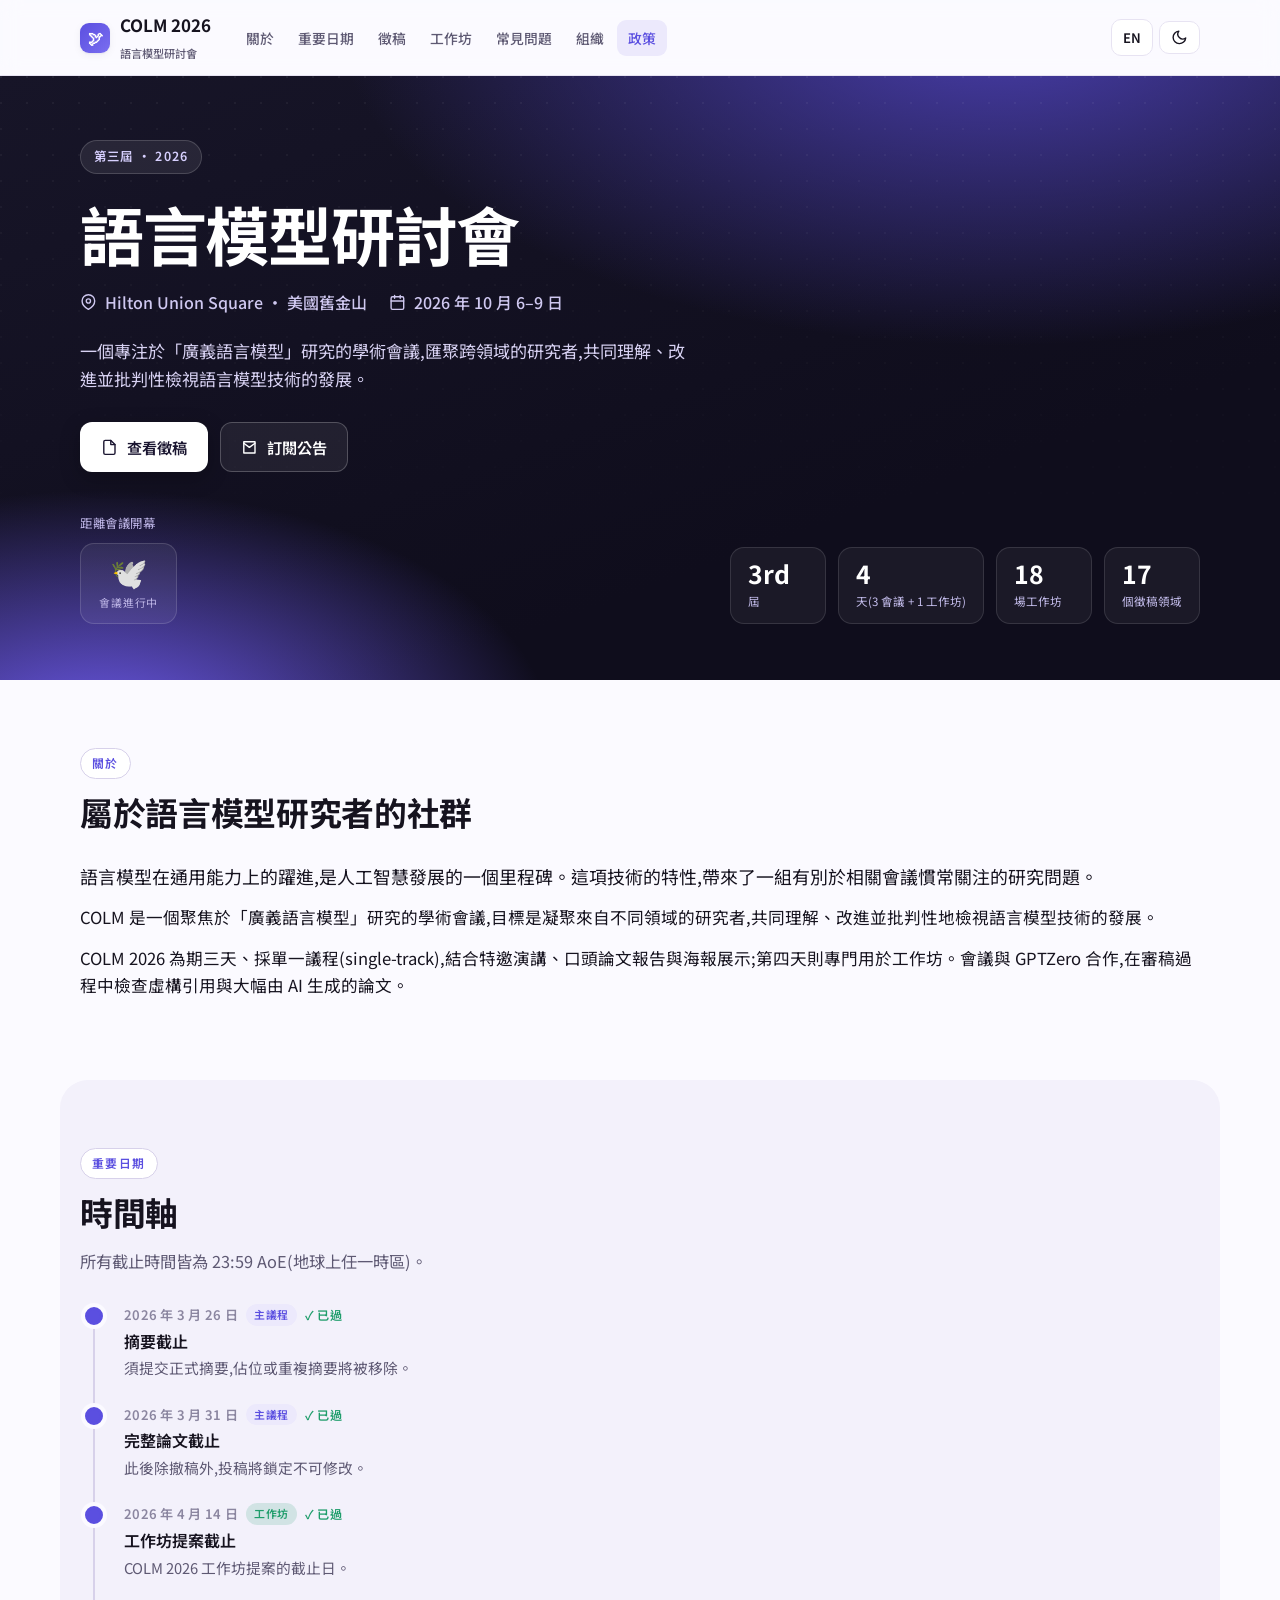
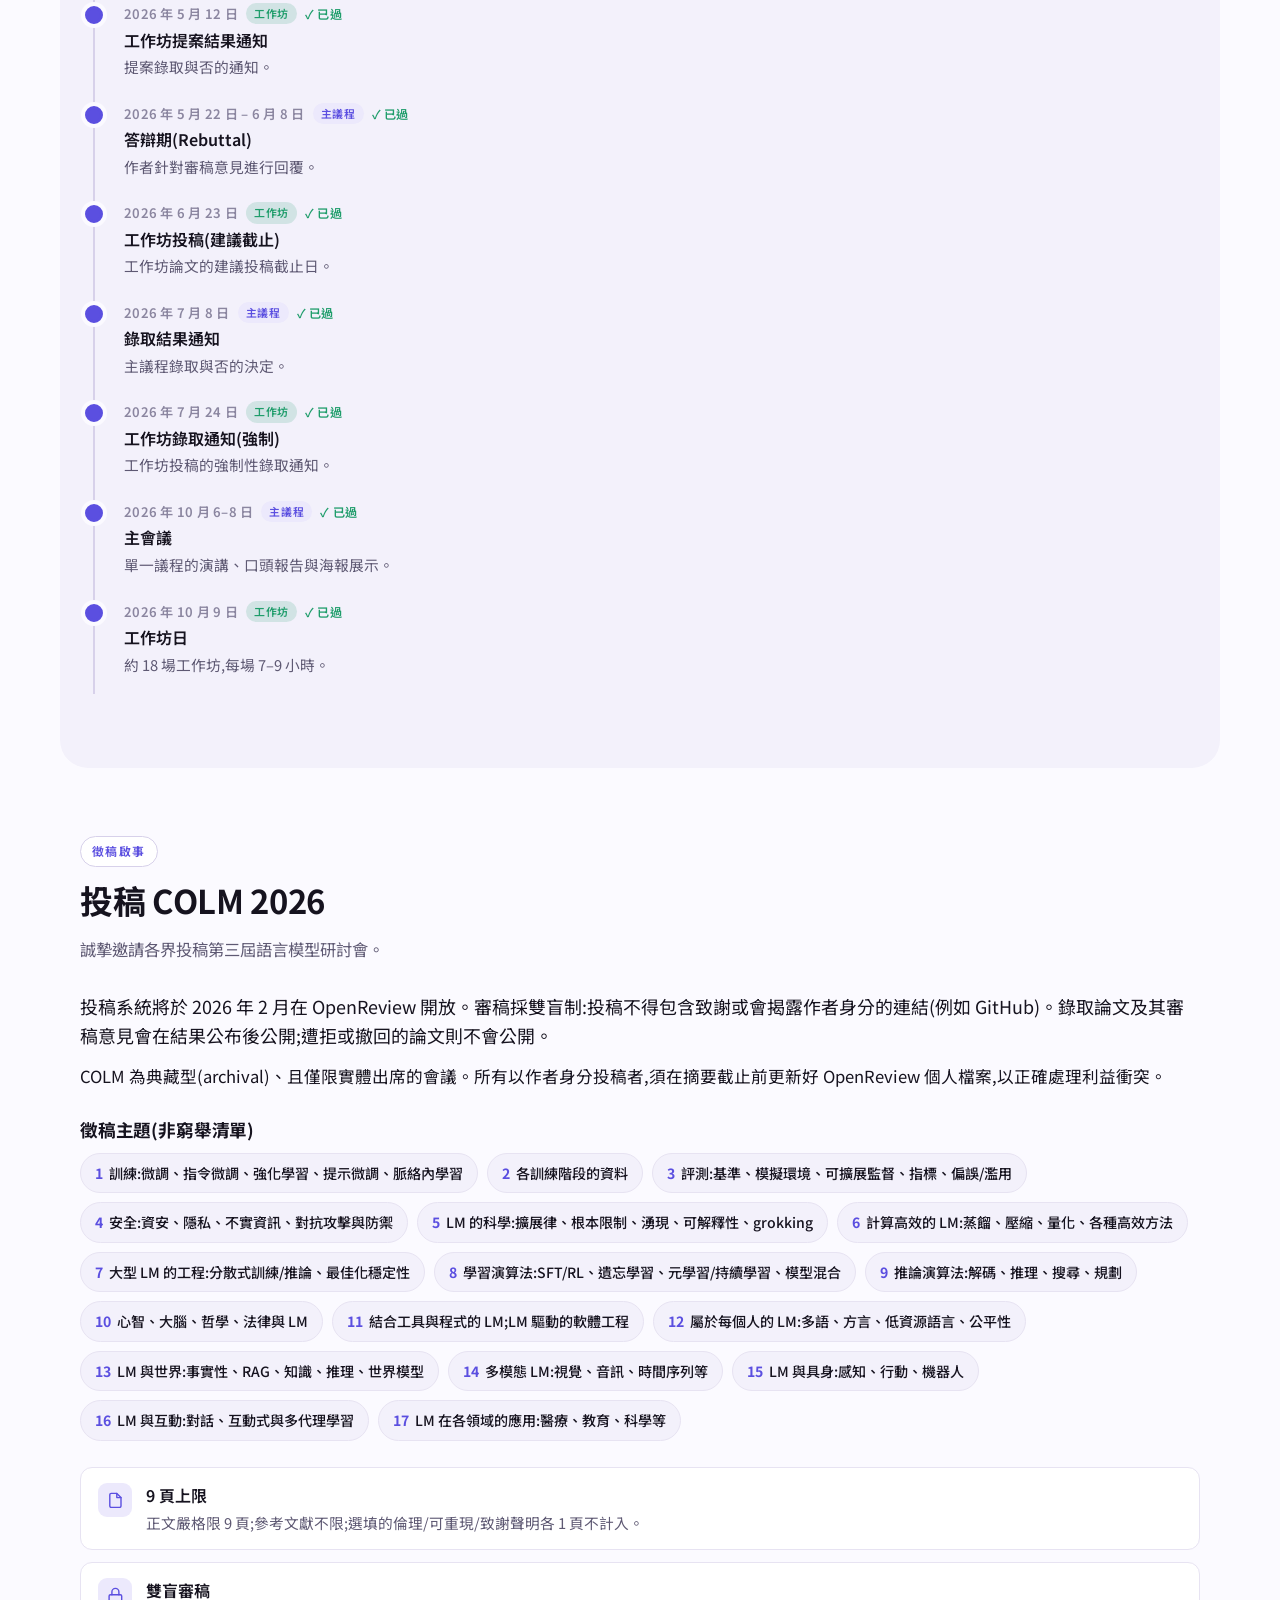
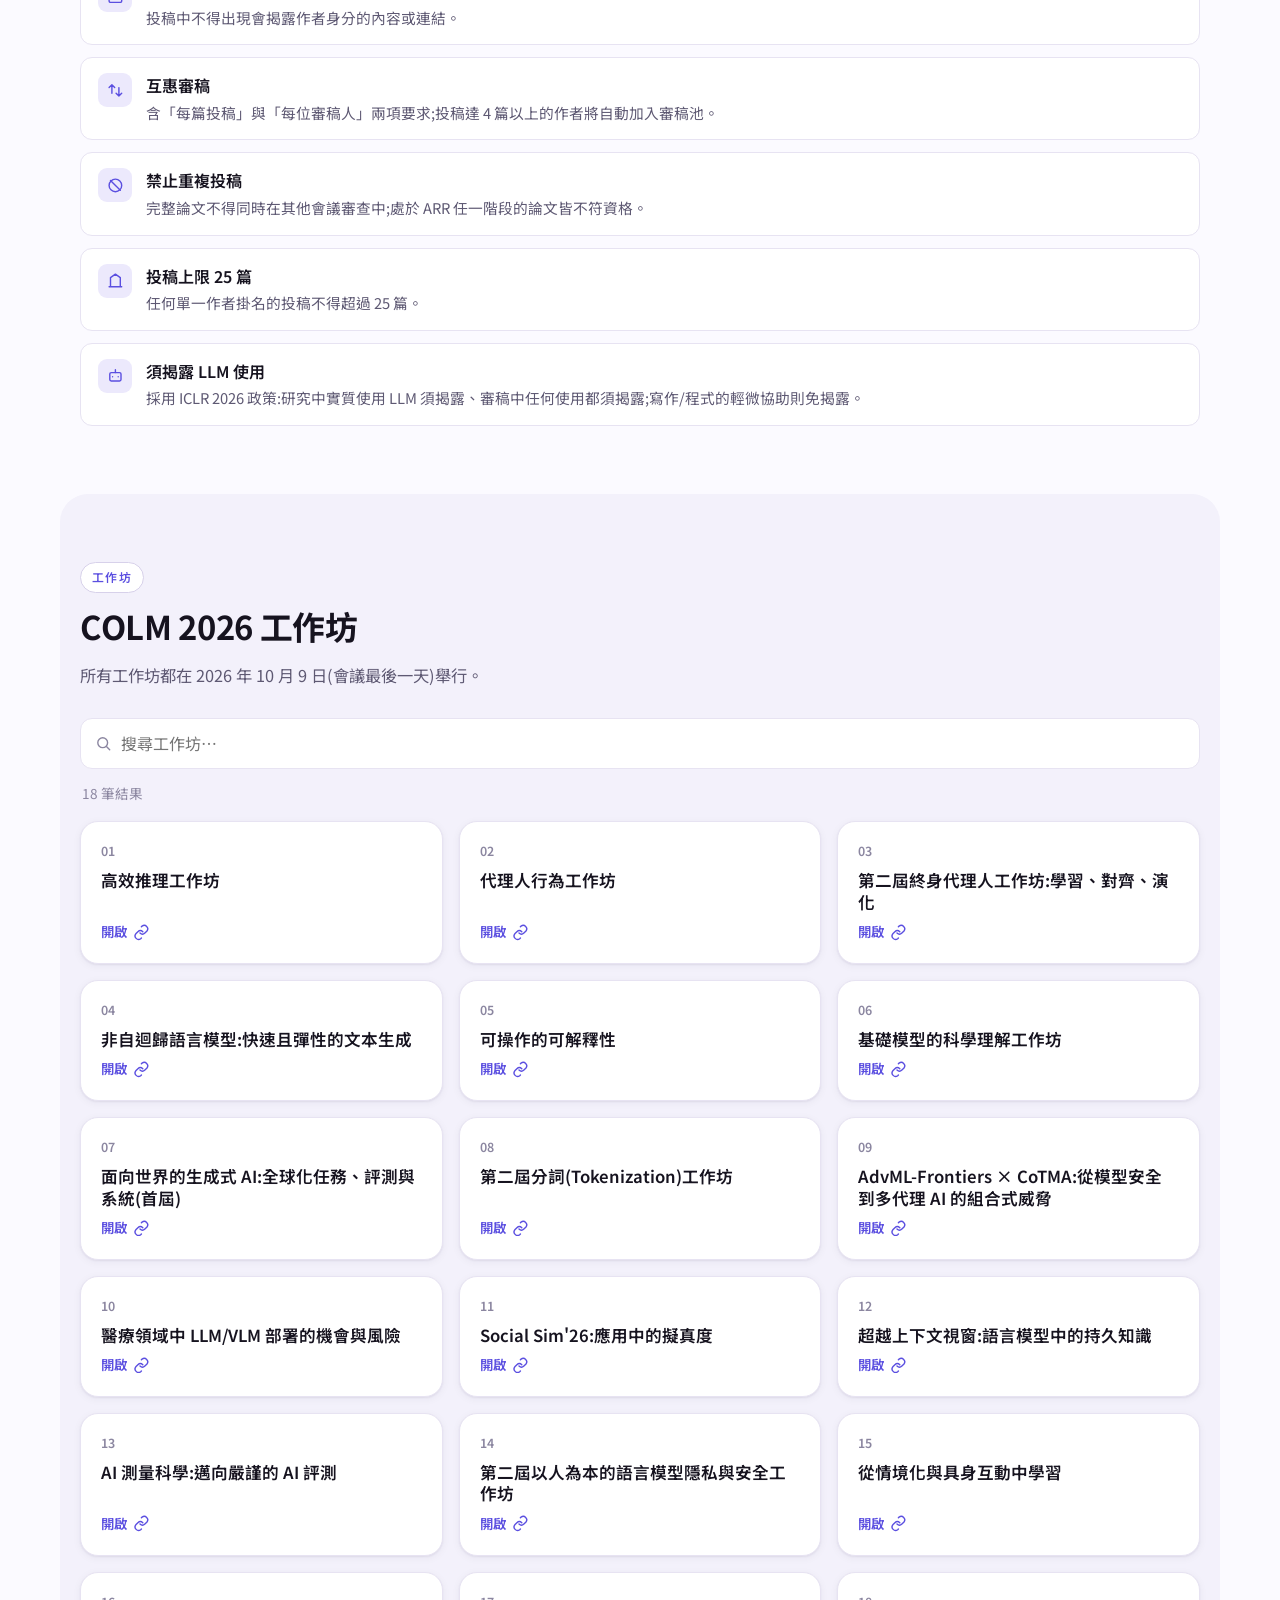
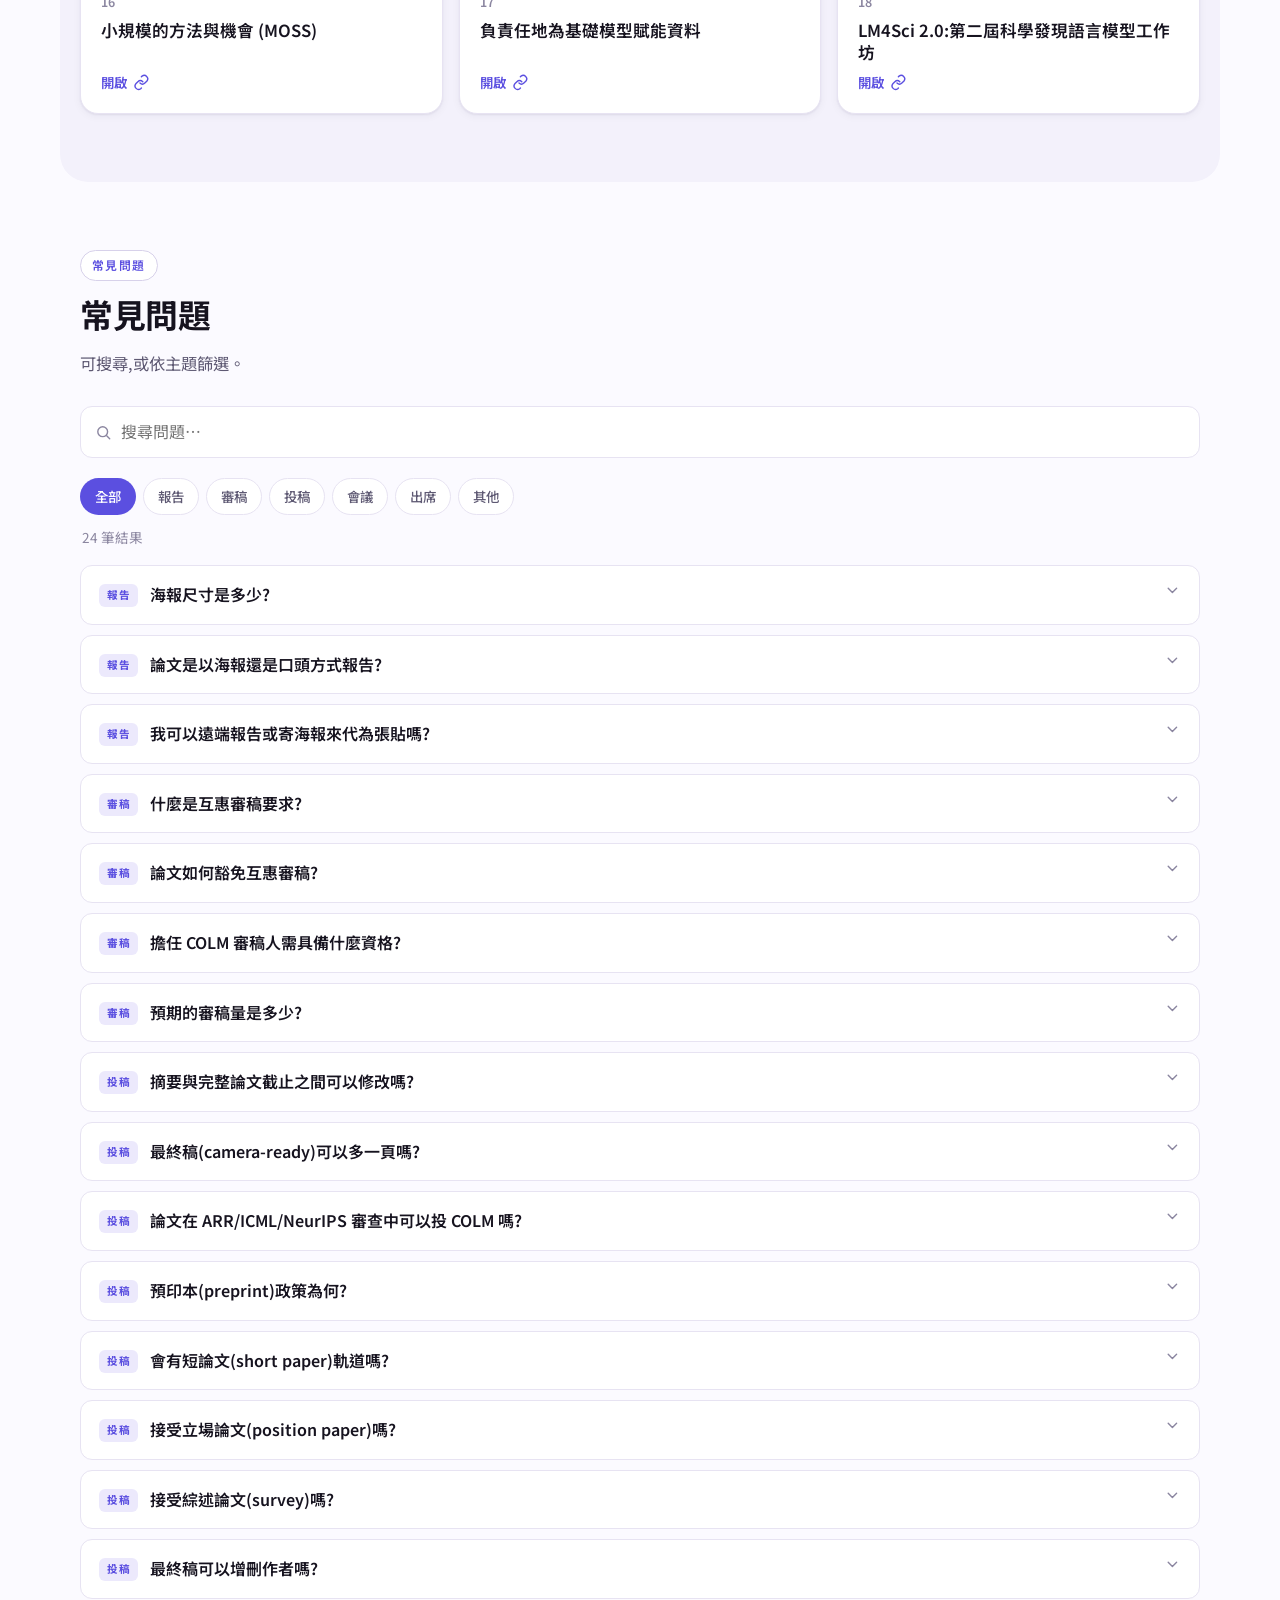
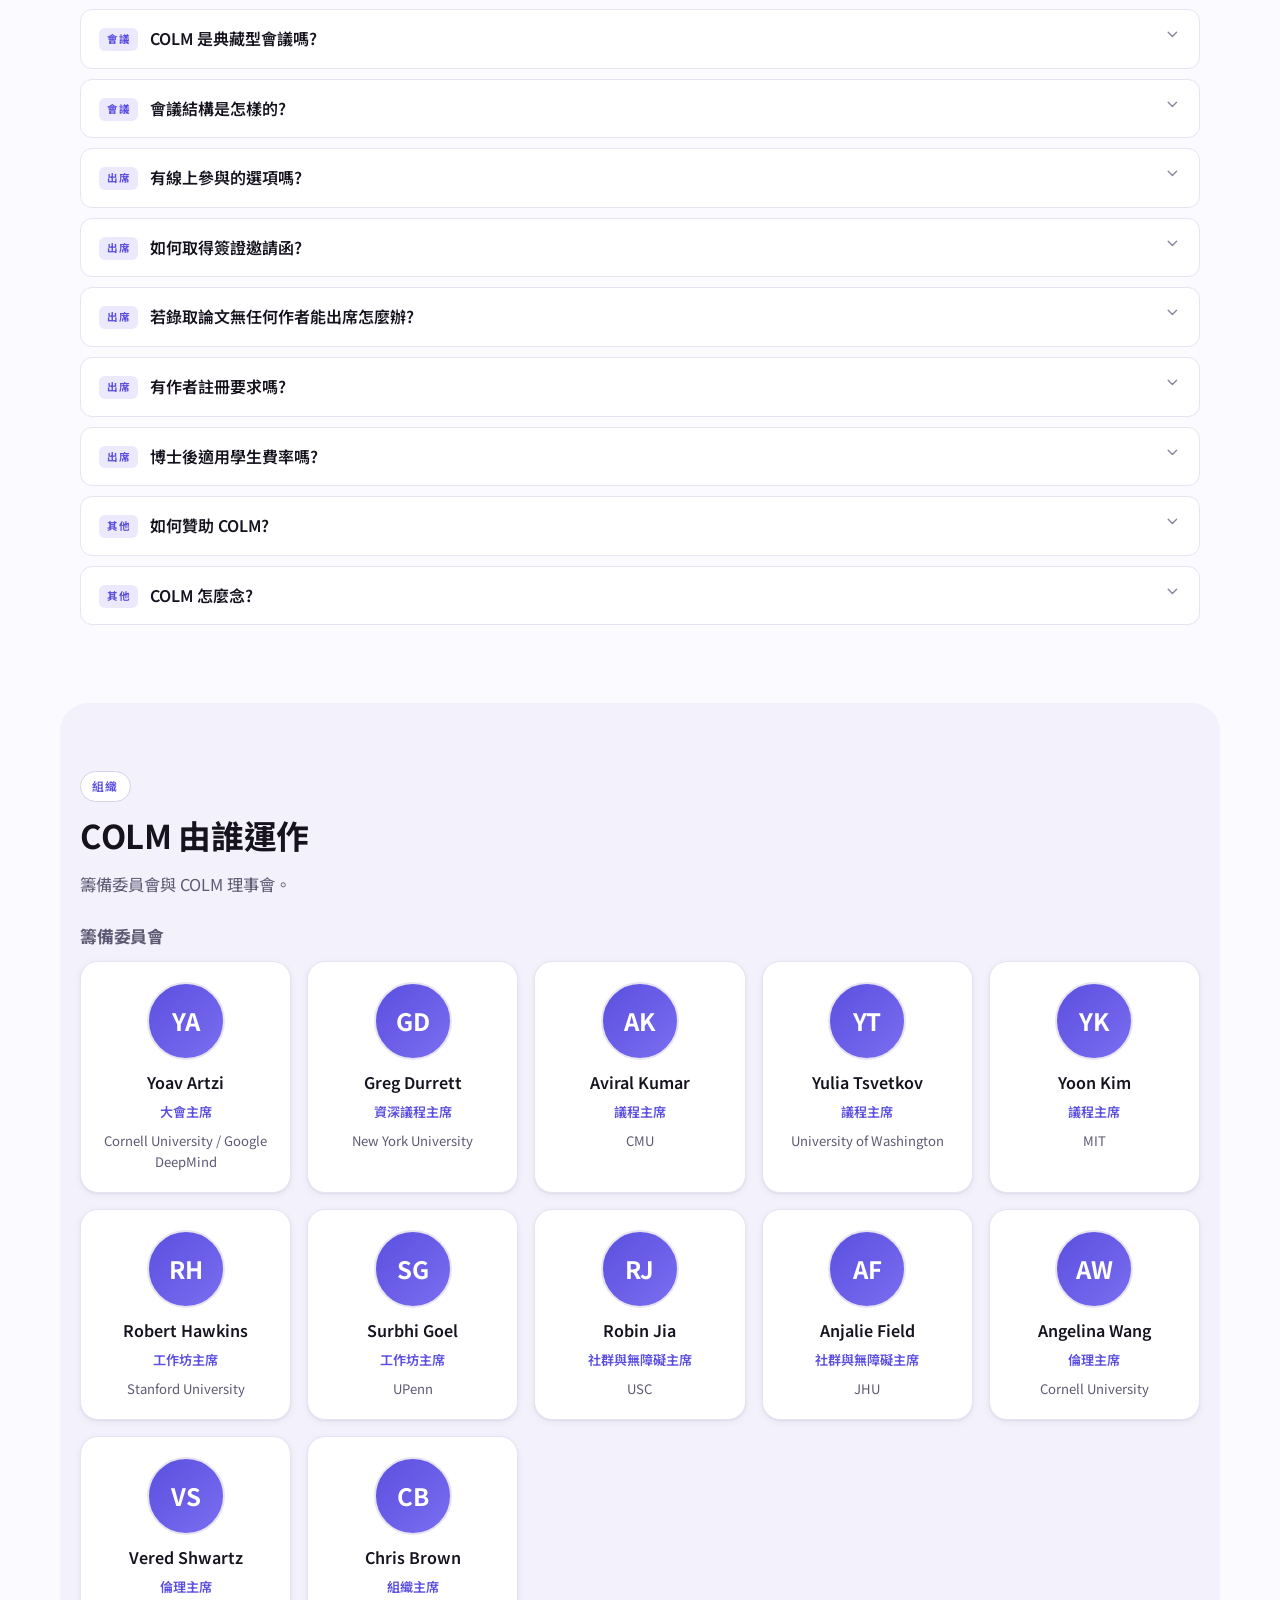
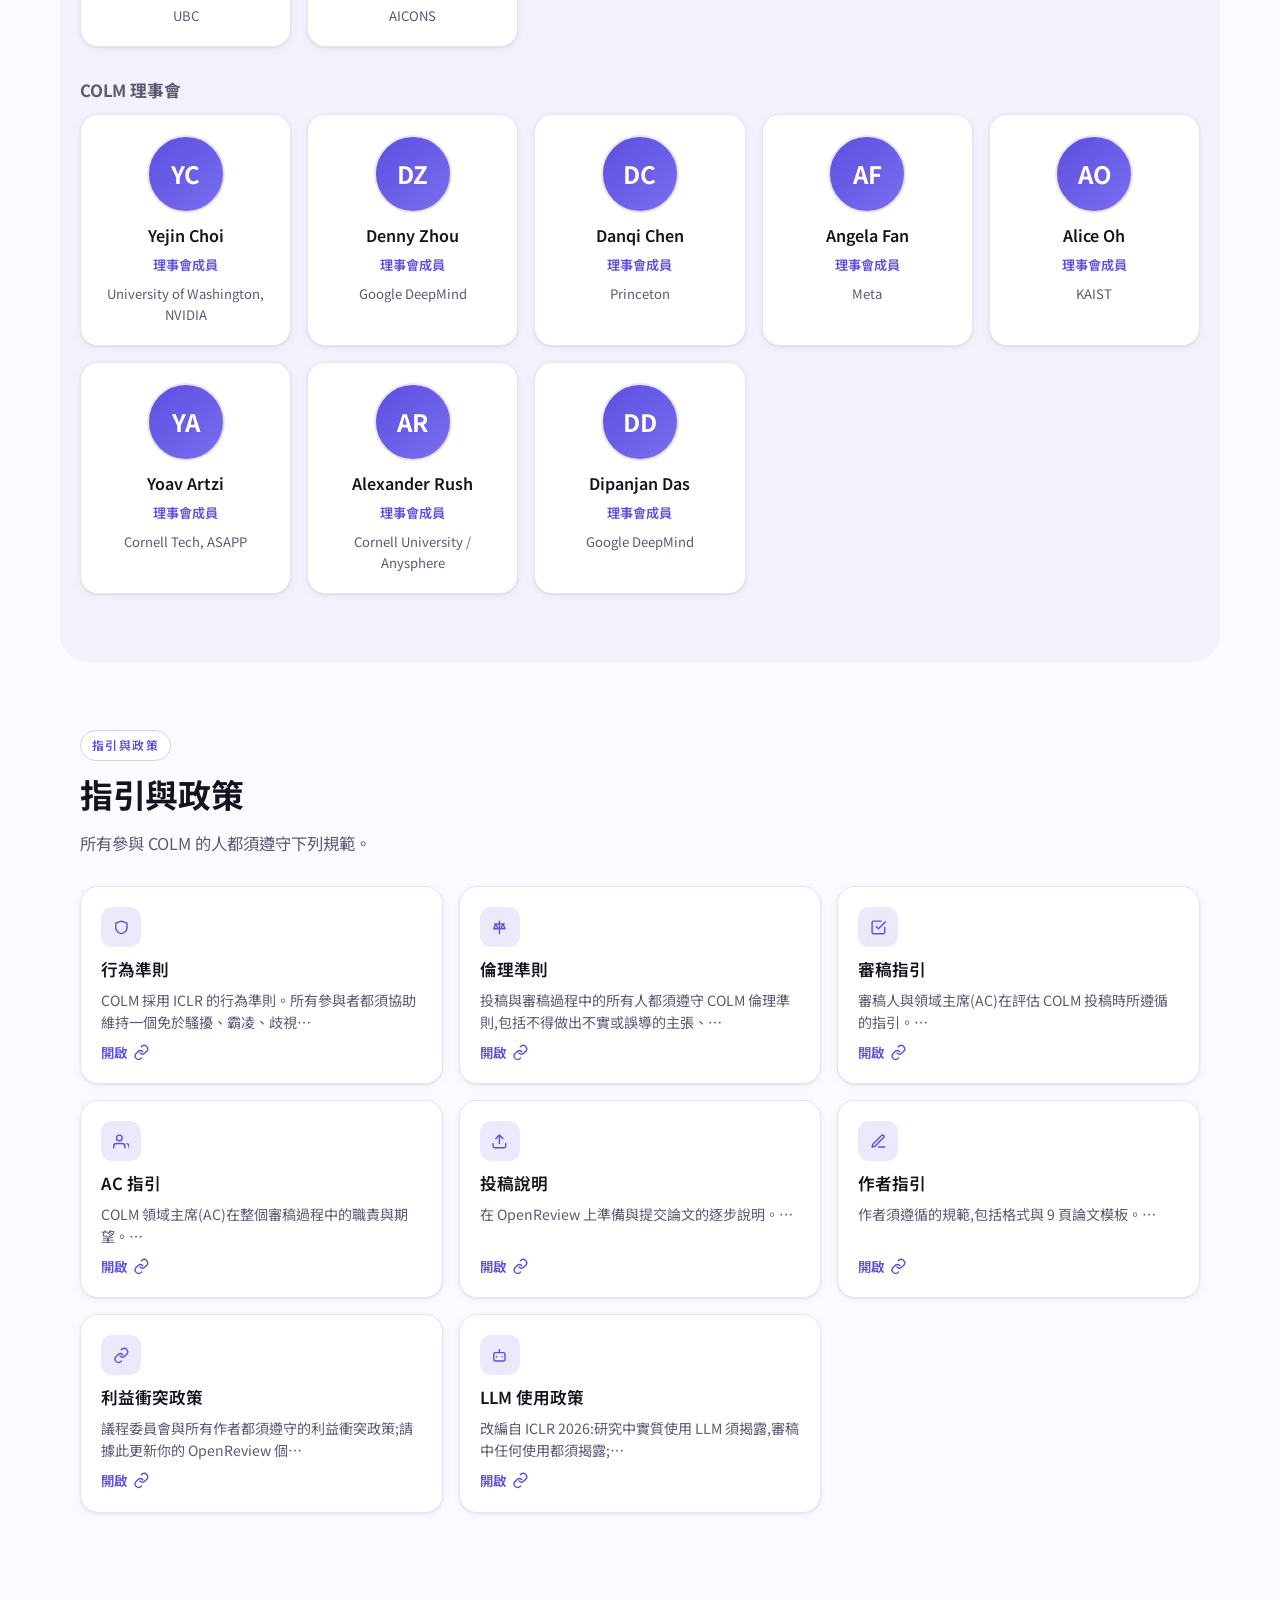
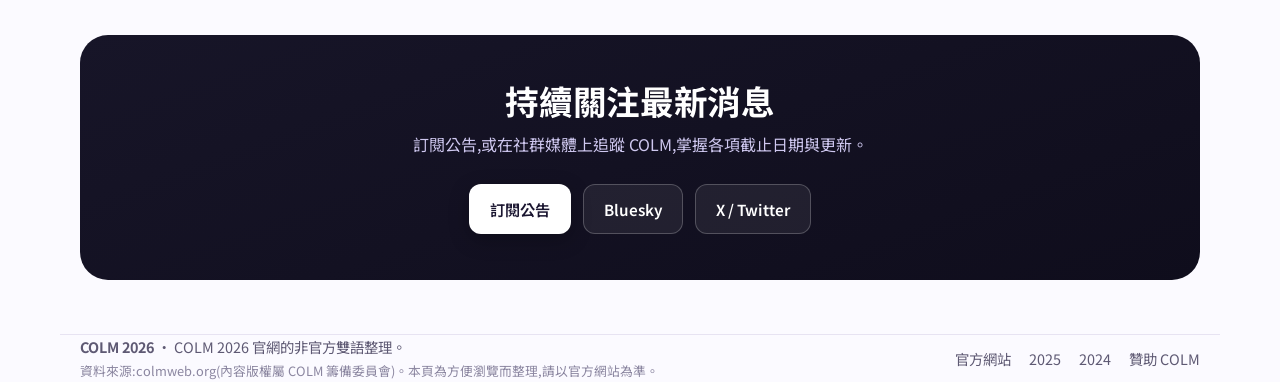
<file: colm2026.html>
<!DOCTYPE html>
<html lang="zh-Hant" data-theme="light">
<head>
  <!-- ==== Google Analytics 4 (Measurement ID: G-55QL75DCKR) ==== -->
  <script async src="https://www.googletagmanager.com/gtag/js?id=G-55QL75DCKR"></script>
  <script>
    window.dataLayer = window.dataLayer || [];
    function gtag(){ dataLayer.push(arguments); }
    gtag('js', new Date());
    gtag('config', 'G-55QL75DCKR');
  </script>

<meta charset="UTF-8" />
<meta name="viewport" content="width=device-width, initial-scale=1.0" />
<title>COLM 2026 — 語言模型研討會</title>
<meta property="og:url" content="https://colm-info.peteraim.com/colm2026.html" />
<link rel="canonical" href="https://colm-info.peteraim.com/colm2026.html" />
<meta name="description" content="COLM 2026 — Conference on Language Modeling. Hilton Union Square, San Francisco, Oct 6–9, 2026. 語言模型研討會官方資訊整理：重要日期、徵稿、工作坊、FAQ、組織與政策。" />
<meta name="theme-color" content="#5b4fe0" />
<meta property="og:title" content="COLM 2026 — Conference on Language Modeling / 語言模型研討會" />
<meta property="og:description" content="Hilton Union Square, San Francisco · October 6–9, 2026" />
<meta property="og:type" content="website" />
<link rel="preconnect" href="https://fonts.googleapis.com" />
<link rel="preconnect" href="https://fonts.gstatic.com" crossorigin />
<link href="https://fonts.googleapis.com/css2?family=Space+Grotesk:wght@400;500;600;700&family=Inter:wght@400;500;600;700&family=Noto+Sans+TC:wght@400;500;700&display=swap" rel="stylesheet" />
<style>
  :root, [data-theme="light"]{
    --bg:#fbfaff; --surface:#ffffff; --surface-2:#f3f1fb; --surface-3:#ebe8f8;
    --text:#16131f; --muted:#5e5973; --faint:#8b86a0;
    --border:#e7e3f2; --border-strong:#d7d1ea;
    --accent:#5b4fe0; --accent-2:#7a6ef0; --accent-soft:#ece9fc; --on-accent:#ffffff;
    --good:#1f9d6b; --warn:#c98a1a;
    --shadow-1:0 1px 2px rgba(28,22,60,.06), 0 2px 8px rgba(28,22,60,.05);
    --shadow-2:0 6px 24px rgba(28,22,60,.10), 0 2px 8px rgba(28,22,60,.06);
    --radius:18px; --radius-sm:12px; --radius-lg:28px;
    --maxw:1160px;
    --font-en:"Inter",system-ui,sans-serif;
    --font-disp:"Space Grotesk","Inter",system-ui,sans-serif;
    --font-zh:"Noto Sans TC",system-ui,sans-serif;
    --font-body:var(--font-en),var(--font-zh);
  }
  [lang="zh-Hant"]{ --font-body:var(--font-zh),var(--font-en); --font-disp:"Noto Sans TC","Space Grotesk",sans-serif; }
  [data-theme="dark"]{
    --bg:#0e0d14; --surface:#16141d; --surface-2:#1d1a27; --surface-3:#262234;
    --text:#ece9f5; --muted:#a8a3bd; --faint:#7d7894;
    --border:#2a2738; --border-strong:#383350;
    --accent:#a99bff; --accent-2:#c3b8ff; --accent-soft:#241f38; --on-accent:#14111f;
    --good:#46c993; --warn:#e3b25a;
    --shadow-1:0 1px 2px rgba(0,0,0,.4); --shadow-2:0 8px 30px rgba(0,0,0,.5);
  }
  *{box-sizing:border-box;}
  html{scroll-behavior:smooth; scroll-padding-top:74px;}
  body{margin:0; font-family:var(--font-body); background:var(--bg); color:var(--text);
    -webkit-font-smoothing:antialiased; line-height:1.6; transition:background .25s,color .25s;}
  a{color:inherit; text-decoration:none;}
  h1,h2,h3,h4{font-family:var(--font-disp); line-height:1.18; letter-spacing:-.01em; margin:0;}
  img{max-width:100%; display:block;}
  ::selection{background:var(--accent); color:var(--on-accent);}

  /* ---------- App bar ---------- */
  .appbar{position:sticky; top:0; z-index:40; backdrop-filter:saturate(1.4) blur(10px);
    background:color-mix(in srgb, var(--bg) 82%, transparent); border-bottom:1px solid var(--border);}
  .appbar__in{max-width:var(--maxw); margin:0 auto; padding:11px 20px; display:flex; align-items:center; gap:16px;}
  .brand{display:flex; align-items:center; gap:10px; font-weight:700; flex:0 0 auto;}
  .brand__mark{width:30px; height:30px; border-radius:9px; display:grid; place-items:center;
    background:linear-gradient(135deg,var(--accent),var(--accent-2)); color:#fff; font-family:var(--font-disp);
    font-weight:700; font-size:.95rem; box-shadow:var(--shadow-1);}
  .brand__name{font-family:var(--font-disp); font-size:1.06rem;}
  .brand__sub{font-size:.7rem; color:var(--muted); font-weight:500;}
  .nav{display:flex; gap:2px; margin-left:8px; overflow-x:auto; scrollbar-width:none;}
  .nav::-webkit-scrollbar{display:none;}
  .nav a{padding:7px 11px; border-radius:9px; font-size:.86rem; font-weight:500; color:var(--muted);
    white-space:nowrap; transition:background .15s,color .15s;}
  .nav a:hover{background:var(--surface-2); color:var(--text);}
  .nav a.active{color:var(--accent); background:var(--accent-soft);}
  .appbar__act{margin-left:auto; display:flex; align-items:center; gap:6px; flex:0 0 auto;}
  .iconbtn{display:inline-flex; align-items:center; gap:5px; border:1px solid var(--border); background:var(--surface);
    color:var(--text); border-radius:10px; padding:7px 11px; cursor:pointer; font:inherit; font-size:.82rem;
    font-weight:600; transition:background .15s,border-color .15s,transform .1s;}
  .iconbtn:hover{background:var(--surface-2); border-color:var(--border-strong);}
  .iconbtn:active{transform:scale(.96);}
  .ico{width:1em; height:1em; stroke:currentColor; stroke-width:2; fill:none; flex:0 0 auto;
    stroke-linecap:round; stroke-linejoin:round; display:inline-block; vertical-align:-.12em; font-size:1.05rem;}

  /* ---------- Layout ---------- */
  section{scroll-margin-top:74px;}
  .wrap{max-width:var(--maxw); margin:0 auto; padding:0 20px;}
  .sec{padding-top:68px; padding-bottom:68px;}
  .sec--tight{padding-top:54px; padding-bottom:54px;}
  .sec-head{margin-bottom:30px; max-width:760px;}
  .sec-kicker{display:inline-flex; align-items:center; gap:7px; font-family:var(--font-disp);
    font-size:.74rem; font-weight:600; letter-spacing:.12em; text-transform:uppercase; color:var(--accent);
    padding:5px 11px; border:1px solid var(--border-strong); border-radius:999px; background:var(--surface);}
  .sec-title{font-size:clamp(1.5rem,3.4vw,2.05rem); margin:14px 0 8px;}
  .sec-sub{color:var(--muted); font-size:1.02rem;}

  /* ---------- Hero ---------- */
  .hero{position:relative; overflow:hidden; color:#f3f1ff;
    background:radial-gradient(1200px 600px at 78% -10%, #4a3fb0 0%, transparent 55%),
               radial-gradient(900px 500px at 8% 110%, #6f5cf0 0%, transparent 50%),
               linear-gradient(160deg,#171528 0%,#0f0d1c 70%);}
  .hero::after{content:""; position:absolute; inset:0; opacity:.5; pointer-events:none;
    background-image:radial-gradient(circle at 1px 1px, rgba(255,255,255,.10) 1px, transparent 0);
    background-size:26px 26px; mask-image:linear-gradient(to bottom, #000 0%, transparent 80%);}
  .hero__in{position:relative; z-index:2; max-width:var(--maxw); margin:0 auto; padding:64px 20px 56px;}
  .hero__badge{display:inline-flex; align-items:center; gap:8px; font-family:var(--font-disp); font-weight:600;
    font-size:.78rem; letter-spacing:.1em; text-transform:uppercase; color:#d7d0ff;
    background:rgba(255,255,255,.08); border:1px solid rgba(255,255,255,.16); padding:6px 13px; border-radius:999px;}
  .hero h1{font-size:clamp(2.1rem,6vw,4rem); margin:22px 0 0; color:#fff; letter-spacing:-.02em;}
  .hero__where{margin-top:18px; display:flex; flex-wrap:wrap; gap:10px 22px; color:#cfc8f0; font-weight:500;}
  .hero__where span{display:inline-flex; align-items:center; gap:8px;}
  .hero__lede{margin-top:22px; max-width:620px; color:#d8d2f3; font-size:1.07rem;}
  .hero__cta{margin-top:30px; display:flex; flex-wrap:wrap; gap:12px;}
  .btn{display:inline-flex; align-items:center; gap:9px; padding:12px 20px; border-radius:12px; font-weight:600;
    font-family:var(--font-disp); cursor:pointer; border:1px solid transparent; font-size:.95rem; transition:transform .12s,box-shadow .2s,background .2s;}
  .btn--primary{background:#fff; color:#1a1530; box-shadow:0 6px 20px rgba(0,0,0,.25);}
  .btn--primary:hover{transform:translateY(-2px);}
  .btn--ghost{background:rgba(255,255,255,.07); color:#fff; border-color:rgba(255,255,255,.22);}
  .btn--ghost:hover{background:rgba(255,255,255,.14);}

  /* countdown + stats */
  .hero__grid{margin-top:42px; display:grid; grid-template-columns:auto 1fr; gap:26px 40px; align-items:end;}
  .count{display:flex; gap:14px;}
  .count__cell{min-width:62px; text-align:center; background:rgba(255,255,255,.06);
    border:1px solid rgba(255,255,255,.14); border-radius:14px; padding:12px 10px;}
  .count__n{font-family:var(--font-disp); font-weight:700; font-size:1.9rem; color:#fff; line-height:1;}
  .count__l{font-size:.68rem; letter-spacing:.08em; text-transform:uppercase; color:#bdb5e6; margin-top:7px;}
  .count__label{font-size:.78rem; color:#bdb5e6; margin-bottom:9px; letter-spacing:.05em;}
  .stats{display:flex; flex-wrap:wrap; gap:12px; justify-content:flex-end;}
  .stat{background:rgba(255,255,255,.05); border:1px solid rgba(255,255,255,.12); border-radius:14px;
    padding:13px 17px; min-width:96px;}
  .stat__n{font-family:var(--font-disp); font-weight:700; font-size:1.55rem; color:#fff; line-height:1;}
  .stat__l{font-size:.72rem; color:#c4bdec; margin-top:6px;}

  /* ---------- Prose ---------- */
  .prose p{color:var(--text); margin:0 0 14px;}
  .prose{font-size:1.04rem;}
  .lead{font-size:1.12rem; color:var(--muted);}
  .callout{margin-top:22px; display:grid; gap:14px; grid-template-columns:repeat(auto-fit,minmax(220px,1fr));}
  .callout__item{background:var(--surface); border:1px solid var(--border); border-radius:var(--radius-sm);
    padding:18px; box-shadow:var(--shadow-1);}
  .callout__k{font-family:var(--font-disp); font-weight:700; font-size:1.35rem; color:var(--accent);}
  .callout__v{color:var(--muted); font-size:.9rem; margin-top:4px;}

  /* topic chips */
  .topics{display:flex; flex-wrap:wrap; gap:9px; margin-top:8px;}
  .topic{font-size:.88rem; padding:8px 14px; border-radius:999px; background:var(--surface-2);
    border:1px solid var(--border); color:var(--text); font-weight:500;}
  .topic b{color:var(--accent); font-weight:700; margin-right:6px; font-family:var(--font-disp);}

  /* policy chips inside cfp */
  .factlist{margin-top:26px; display:grid; gap:12px;}
  .fact{display:flex; gap:14px; align-items:flex-start; background:var(--surface); border:1px solid var(--border);
    border-radius:var(--radius-sm); padding:15px 17px;}
  .fact__ico{flex:0 0 auto; width:34px; height:34px; border-radius:9px; background:var(--accent-soft);
    color:var(--accent); display:grid; place-items:center;}
  .fact__t{font-weight:600;}
  .fact__d{color:var(--muted); font-size:.92rem; margin-top:2px;}

  /* ---------- Timeline ---------- */
  .tl{position:relative; margin-top:10px;}
  .tl::before{content:""; position:absolute; left:13px; top:6px; bottom:6px; width:2px; background:var(--border-strong);}
  .tl__item{position:relative; padding:0 0 24px 44px;}
  .tl__dot{position:absolute; left:5px; top:3px; width:18px; height:18px; border-radius:50%;
    background:var(--surface); border:3px solid var(--accent); box-shadow:0 0 0 4px var(--bg);}
  .tl__item.past .tl__dot{background:var(--accent); border-color:var(--accent);}
  .tl__item.past .tl__date{color:var(--faint);}
  .tl__date{font-family:var(--font-disp); font-weight:600; font-size:.82rem; color:var(--accent); letter-spacing:.02em;}
  .tl__t{font-weight:600; margin-top:3px;}
  .tl__b{color:var(--muted); font-size:.92rem; margin-top:2px;}
  .tl__tag{display:inline-block; font-size:.68rem; font-weight:600; letter-spacing:.06em; text-transform:uppercase;
    padding:2px 8px; border-radius:999px; margin-left:8px; vertical-align:1px;}
  .tl__tag.main{background:var(--accent-soft); color:var(--accent);}
  .tl__tag.ws{background:color-mix(in srgb,var(--good) 16%,transparent); color:var(--good);}
  .tl__done{margin-left:8px; color:var(--good); font-size:.76rem; font-weight:600;}

  /* ---------- Controls (search/chips) ---------- */
  .controls{display:flex; flex-wrap:wrap; gap:12px; align-items:center; margin-bottom:20px;}
  .search{display:flex; align-items:center; gap:9px; background:var(--surface); border:1px solid var(--border);
    border-radius:12px; padding:0 14px; flex:1 1 260px; min-width:0;}
  .search:focus-within{border-color:var(--accent); box-shadow:0 0 0 3px var(--accent-soft);}
  .search input{flex:1; border:none; background:transparent; color:var(--text); font:inherit; padding:12px 0; outline:none; min-width:0;}
  .search svg{color:var(--faint);}
  .chips{display:flex; flex-wrap:wrap; gap:7px;}
  .chip{border:1px solid var(--border); background:var(--surface); color:var(--muted); border-radius:999px;
    padding:7px 14px; font:inherit; font-size:.84rem; font-weight:500; cursor:pointer; transition:all .15s;}
  .chip:hover{border-color:var(--border-strong); color:var(--text);}
  .chip[aria-pressed="true"]{background:var(--accent); color:var(--on-accent); border-color:transparent;}
  .rcount{color:var(--faint); font-size:.85rem; margin:-6px 2px 16px;}

  /* ---------- Cards grid ---------- */
  .grid{display:grid; gap:16px;}
  .grid--ws{grid-template-columns:repeat(auto-fill,minmax(280px,1fr));}
  .grid--ppl{grid-template-columns:repeat(auto-fill,minmax(208px,1fr));}
  .grid--pol{grid-template-columns:repeat(auto-fill,minmax(280px,1fr));}
  .card{background:var(--surface); border:1px solid var(--border); border-radius:var(--radius); padding:20px;
    box-shadow:var(--shadow-1); cursor:pointer; transition:transform .14s,box-shadow .2s,border-color .2s; position:relative; text-align:left;
    display:flex; flex-direction:column; gap:8px; font:inherit; color:inherit; width:100%;}
  .card:hover{transform:translateY(-3px); box-shadow:var(--shadow-2); border-color:var(--border-strong);}
  .card:focus-visible{outline:3px solid var(--accent); outline-offset:2px;}
  .card__num{font-family:var(--font-disp); font-size:.78rem; font-weight:600; color:var(--faint);}
  .card__t{font-size:1.04rem; font-weight:600; line-height:1.3;}
  .card__meta{color:var(--muted); font-size:.88rem;}
  .card__arrow{margin-top:auto; display:inline-flex; align-items:center; gap:6px; color:var(--accent);
    font-weight:600; font-size:.84rem; font-family:var(--font-disp);}

  /* people card */
  .pcard{align-items:center; text-align:center;}
  .pcard__av{width:78px; height:78px; border-radius:50%; object-fit:cover; background:var(--surface-3);
    margin-bottom:4px; border:2px solid var(--border);}
  .pcard__avf{width:78px; height:78px; border-radius:50%; display:grid; place-items:center; margin-bottom:4px;
    background:linear-gradient(135deg,var(--accent),var(--accent-2)); color:#fff; font-family:var(--font-disp);
    font-weight:700; font-size:1.5rem; border:2px solid var(--border);}
  .pcard__role{color:var(--accent); font-size:.82rem; font-weight:600; font-family:var(--font-disp);}
  .pcard__aff{color:var(--muted); font-size:.82rem;}

  /* policy card */
  .polcard__ico{width:40px; height:40px; border-radius:11px; background:var(--accent-soft); color:var(--accent);
    display:grid; place-items:center; margin-bottom:4px;}

  /* ---------- FAQ accordion ---------- */
  .qa{border:1px solid var(--border); border-radius:var(--radius-sm); background:var(--surface); margin-bottom:10px; overflow:hidden;}
  .qa__q{width:100%; text-align:left; border:none; background:transparent; color:var(--text); font:inherit;
    font-weight:600; font-size:1rem; padding:16px 18px; cursor:pointer; display:flex; gap:12px; align-items:flex-start;}
  .qa__q:hover{background:var(--surface-2);}
  .qa__cat{font-size:.66rem; font-weight:700; letter-spacing:.05em; text-transform:uppercase; color:var(--accent);
    background:var(--accent-soft); padding:3px 8px; border-radius:6px; flex:0 0 auto; margin-top:2px;}
  .qa__chev{margin-left:auto; flex:0 0 auto; transition:transform .2s; color:var(--faint);}
  .qa[open] .qa__chev{transform:rotate(180deg);}
  .qa__a{padding:0 18px 16px 18px; color:var(--muted); font-size:.96rem;}
  .qa__a p{margin:0 0 10px;} .qa__a p:last-child{margin:0;}

  /* ---------- Dialog ---------- */
  dialog{border:none; padding:0; border-radius:var(--radius); max-width:560px; width:calc(100% - 32px);
    background:var(--surface); color:var(--text); box-shadow:var(--shadow-2); top:50%; transform:translateY(-50%);}
  dialog::backdrop{background:rgba(10,8,22,.55); backdrop-filter:blur(3px);}
  .dlg__bar{display:flex; align-items:center; gap:8px; padding:12px 14px; border-bottom:1px solid var(--border); position:sticky; top:0; background:var(--surface); z-index:2;}
  .dlg__nav{margin-left:auto; display:flex; gap:6px;}
  .dlg__body{padding:22px 24px 26px; max-height:70vh; overflow:auto;}
  .dlg__role{color:var(--accent); font-weight:600; font-family:var(--font-disp); font-size:.9rem;}
  .dlg__body h2{font-size:1.4rem; margin:8px 0 6px;}
  .dlg__body p{color:var(--muted);}
  .dlg__links{margin-top:18px; display:flex; flex-direction:column; gap:9px;}
  .dlg__link{display:inline-flex; align-items:center; gap:9px; padding:11px 15px; border-radius:11px;
    background:var(--surface-2); border:1px solid var(--border); font-weight:600; font-size:.92rem; transition:background .15s;}
  .dlg__link:hover{background:var(--surface-3);}
  .dlg__av{width:88px; height:88px; border-radius:50%; object-fit:cover; margin-bottom:10px; border:2px solid var(--border);}
  .dlg__avf{width:88px; height:88px; border-radius:50%; display:grid; place-items:center; margin-bottom:10px;
    background:linear-gradient(135deg,var(--accent),var(--accent-2)); color:#fff; font-family:var(--font-disp); font-weight:700; font-size:1.7rem;}

  .empty{text-align:center; color:var(--faint); padding:40px 0; font-size:.95rem;}

  /* ---------- Footer / CTA ---------- */
  .cta{background:linear-gradient(160deg,#171528,#0f0d1c); color:#ece9ff; border-radius:var(--radius-lg);
    padding:46px 38px; text-align:center; position:relative; overflow:hidden;}
  .cta h2{color:#fff; font-size:clamp(1.5rem,3.4vw,2.1rem);}
  .cta p{color:#cfc8f0; max-width:560px; margin:12px auto 0;}
  .cta__btns{margin-top:26px; display:flex; flex-wrap:wrap; gap:12px; justify-content:center;}
  footer{border-top:1px solid var(--border); margin-top:60px; padding:34px 0 50px; color:var(--muted); font-size:.9rem;}
  .foot__row{display:flex; flex-wrap:wrap; gap:14px 26px; align-items:center; justify-content:space-between;}
  .foot__links{display:flex; gap:18px; flex-wrap:wrap;}
  .foot__links a:hover{color:var(--accent);}
  .src-note{margin-top:14px; font-size:.8rem; color:var(--faint);}

  @media (max-width:760px){
    .nav{display:none;}
    .hero__grid{grid-template-columns:1fr; align-items:start;}
    .stats{justify-content:flex-start;}
    .sec{padding:52px 0;}
    .cta{padding:36px 22px;}
  }
  @media (prefers-reduced-motion:reduce){*{scroll-behavior:auto !important; transition:none !important;}}
</style>
</head>
<body>

<!-- ===== App bar ===== -->
<header class="appbar">
  <div class="appbar__in">
    <a class="brand" href="#top" aria-label="COLM 2026">
      <span class="brand__mark">🕊</span>
      <span><span class="brand__name">COLM 2026</span><br><span class="brand__sub" data-i18n="brandSub"></span></span>
    </a>
    <nav class="nav" id="nav" aria-label="Sections"></nav>
    <div class="appbar__act">
      <a class="iconbtn" id="langToggle" href="/en/colm2026.html" hreflang="en" lang="en" rel="alternate" aria-label="View this page in English"><span>EN</span></a>
      <button class="iconbtn" id="themeToggle" aria-label="Toggle dark mode">
        <svg class="ico" id="themeIcon" viewBox="0 0 24 24"><path d="M21 12.8A9 9 0 1 1 11.2 3a7 7 0 0 0 9.8 9.8z"/></svg>
      </button>
    </div>
  </div>
</header>

<a id="top"></a>

<!-- ===== Hero ===== -->
<section class="hero">
  <div class="hero__in">
    <span class="hero__badge"><span data-i18n="heroBadge"></span></span>
    <h1 data-i18n="heroTitle"></h1>
    <div class="hero__where">
      <span><svg class="ico" viewBox="0 0 24 24"><path d="M21 10c0 7-9 12-9 12s-9-5-9-12a9 9 0 0 1 18 0z"/><circle cx="12" cy="10" r="3"/></svg><span data-i18n="heroVenue"></span></span>
      <span><svg class="ico" viewBox="0 0 24 24"><rect x="3" y="4" width="18" height="18" rx="2"/><path d="M16 2v4M8 2v4M3 10h18"/></svg><span data-i18n="heroDates"></span></span>
    </div>
    <p class="hero__lede" data-i18n="heroLede"></p>
    <div class="hero__cta">
      <a class="btn btn--primary" href="#cfp"><svg class="ico" viewBox="0 0 24 24"><path d="M14 2H6a2 2 0 0 0-2 2v16a2 2 0 0 0 2 2h12a2 2 0 0 0 2-2V8z"/><path d="M14 2v6h6"/></svg><span data-i18n="ctaPapers"></span></a>
      <a class="btn btn--ghost" href="https://groups.google.com/g/colm-announcements" target="_blank" rel="noopener"><svg class="ico" viewBox="0 0 24 24"><path d="M4 4h16v16H4z"/><path d="m4 6 8 6 8-6"/></svg><span data-i18n="ctaMailing"></span></a>
    </div>

    <div class="hero__grid">
      <div>
        <div class="count__label" data-i18n="countLabel"></div>
        <div class="count" id="countdown" aria-live="polite"></div>
      </div>
      <div class="stats" id="heroStats"></div>
    </div>
  </div>
</section>

<main>
<!-- ===== About ===== -->
  <section id="about" class="sec wrap">
    <div class="sec-head">
      <span class="sec-kicker" data-i18n="k_about">關於</span>
      <h2 class="sec-title" data-i18n="about_title">屬於語言模型研究者的社群</h2>
    </div>
    <div class="prose" id="aboutProse"><p class="lead">語言模型在通用能力上的躍進,是人工智慧發展的一個里程碑。這項技術的特性,帶來了一組有別於相關會議慣常關注的研究問題。</p><p>COLM 是一個聚焦於「廣義語言模型」研究的學術會議,目標是凝聚來自不同領域的研究者,共同理解、改進並批判性地檢視語言模型技術的發展。</p><p>COLM 2026 為期三天、採單一議程(single-track),結合特邀演講、口頭論文報告與海報展示;第四天則專門用於工作坊。會議與 GPTZero 合作,在審稿過程中檢查虛構引用與大幅由 AI 生成的論文。</p></div>
  </section>

  <!-- ===== Dates ===== -->
  <section id="dates" class="sec wrap" style="background:var(--surface-2); border-radius:var(--radius-lg);">
    <div class="sec-head">
      <span class="sec-kicker" data-i18n="k_dates">重要日期</span>
      <h2 class="sec-title" data-i18n="dates_title">時間軸</h2>
      <p class="sec-sub" data-i18n="dates_sub">所有截止時間皆為 23:59 AoE(地球上任一時區)。</p>
    </div>
    <div class="tl" id="timeline"><div class="tl__item past"><span class="tl__dot"></span><div class="tl__date">2026 年 3 月 26 日<span class="tl__tag main">主議程</span><span class="tl__done">✓ 已過</span></div><div class="tl__t">摘要截止</div><div class="tl__b">須提交正式摘要,佔位或重複摘要將被移除。</div></div><div class="tl__item past"><span class="tl__dot"></span><div class="tl__date">2026 年 3 月 31 日<span class="tl__tag main">主議程</span><span class="tl__done">✓ 已過</span></div><div class="tl__t">完整論文截止</div><div class="tl__b">此後除撤稿外,投稿將鎖定不可修改。</div></div><div class="tl__item past"><span class="tl__dot"></span><div class="tl__date">2026 年 4 月 14 日<span class="tl__tag ws">工作坊</span><span class="tl__done">✓ 已過</span></div><div class="tl__t">工作坊提案截止</div><div class="tl__b">COLM 2026 工作坊提案的截止日。</div></div><div class="tl__item past"><span class="tl__dot"></span><div class="tl__date">2026 年 5 月 12 日<span class="tl__tag ws">工作坊</span><span class="tl__done">✓ 已過</span></div><div class="tl__t">工作坊提案結果通知</div><div class="tl__b">提案錄取與否的通知。</div></div><div class="tl__item past"><span class="tl__dot"></span><div class="tl__date">2026 年 5 月 22 日 – 6 月 8 日<span class="tl__tag main">主議程</span><span class="tl__done">✓ 已過</span></div><div class="tl__t">答辯期(Rebuttal)</div><div class="tl__b">作者針對審稿意見進行回覆。</div></div><div class="tl__item past"><span class="tl__dot"></span><div class="tl__date">2026 年 6 月 23 日<span class="tl__tag ws">工作坊</span><span class="tl__done">✓ 已過</span></div><div class="tl__t">工作坊投稿(建議截止)</div><div class="tl__b">工作坊論文的建議投稿截止日。</div></div><div class="tl__item past"><span class="tl__dot"></span><div class="tl__date">2026 年 7 月 8 日<span class="tl__tag main">主議程</span><span class="tl__done">✓ 已過</span></div><div class="tl__t">錄取結果通知</div><div class="tl__b">主議程錄取與否的決定。</div></div><div class="tl__item past"><span class="tl__dot"></span><div class="tl__date">2026 年 7 月 24 日<span class="tl__tag ws">工作坊</span><span class="tl__done">✓ 已過</span></div><div class="tl__t">工作坊錄取通知(強制)</div><div class="tl__b">工作坊投稿的強制性錄取通知。</div></div><div class="tl__item"><span class="tl__dot"></span><div class="tl__date">2026 年 10 月 6–8 日<span class="tl__tag main">主議程</span></div><div class="tl__t">主會議</div><div class="tl__b">單一議程的演講、口頭報告與海報展示。</div></div><div class="tl__item"><span class="tl__dot"></span><div class="tl__date">2026 年 10 月 9 日<span class="tl__tag ws">工作坊</span></div><div class="tl__t">工作坊日</div><div class="tl__b">約 18 場工作坊,每場 7–9 小時。</div></div></div>
  </section>

  <!-- ===== Call for Papers ===== -->
  <section id="cfp" class="sec wrap">
    <div class="sec-head">
      <span class="sec-kicker" data-i18n="k_cfp">徵稿啟事</span>
      <h2 class="sec-title" data-i18n="cfp_title">投稿 COLM 2026</h2>
      <p class="sec-sub" data-i18n="cfp_sub">誠摯邀請各界投稿第三屆語言模型研討會。</p>
    </div>
    <div class="prose" id="cfpProse"><p class="lead">投稿系統將於 2026 年 2 月在 OpenReview 開放。審稿採雙盲制:投稿不得包含致謝或會揭露作者身分的連結(例如 GitHub)。錄取論文及其審稿意見會在結果公布後公開;遭拒或撤回的論文則不會公開。</p><p>COLM 為典藏型(archival)、且僅限實體出席的會議。所有以作者身分投稿者,須在摘要截止前更新好 OpenReview 個人檔案,以正確處理利益衝突。</p></div>
    <h3 style="margin:30px 0 12px; font-size:1.1rem;" data-i18n="cfp_topics_h">徵稿主題(非窮舉清單)</h3>
    <div class="topics" id="topics"><span class="topic"><b>1</b>訓練:微調、指令微調、強化學習、提示微調、脈絡內學習</span><span class="topic"><b>2</b>各訓練階段的資料</span><span class="topic"><b>3</b>評測:基準、模擬環境、可擴展監督、指標、偏誤/濫用</span><span class="topic"><b>4</b>安全:資安、隱私、不實資訊、對抗攻擊與防禦</span><span class="topic"><b>5</b>LM 的科學:擴展律、根本限制、湧現、可解釋性、grokking</span><span class="topic"><b>6</b>計算高效的 LM:蒸餾、壓縮、量化、各種高效方法</span><span class="topic"><b>7</b>大型 LM 的工程:分散式訓練/推論、最佳化穩定性</span><span class="topic"><b>8</b>學習演算法:SFT/RL、遺忘學習、元學習/持續學習、模型混合</span><span class="topic"><b>9</b>推論演算法:解碼、推理、搜尋、規劃</span><span class="topic"><b>10</b>心智、大腦、哲學、法律與 LM</span><span class="topic"><b>11</b>結合工具與程式的 LM;LM 驅動的軟體工程</span><span class="topic"><b>12</b>屬於每個人的 LM:多語、方言、低資源語言、公平性</span><span class="topic"><b>13</b>LM 與世界:事實性、RAG、知識、推理、世界模型</span><span class="topic"><b>14</b>多模態 LM:視覺、音訊、時間序列等</span><span class="topic"><b>15</b>LM 與具身:感知、行動、機器人</span><span class="topic"><b>16</b>LM 與互動:對話、互動式與多代理學習</span><span class="topic"><b>17</b>LM 在各領域的應用:醫療、教育、科學等</span></div>
    <div class="factlist" id="cfpFacts"><div class="fact"><div class="fact__ico"><svg class="ico" viewBox="0 0 24 24"><path d="M14 2H6a2 2 0 0 0-2 2v16a2 2 0 0 0 2 2h12a2 2 0 0 0 2-2V8z"></path><path d="M14 2v6h6"></path></svg></div><div><div class="fact__t">9 頁上限</div><div class="fact__d">正文嚴格限 9 頁;參考文獻不限;選填的倫理/可重現/致謝聲明各 1 頁不計入。</div></div></div><div class="fact"><div class="fact__ico"><svg class="ico" viewBox="0 0 24 24"><rect x="3" y="11" width="18" height="11" rx="2"></rect><path d="M7 11V7a5 5 0 0 1 10 0v4"></path></svg></div><div><div class="fact__t">雙盲審稿</div><div class="fact__d">投稿中不得出現會揭露作者身分的內容或連結。</div></div></div><div class="fact"><div class="fact__ico"><svg class="ico" viewBox="0 0 24 24"><path d="M7 16V4M3 8l4-4 4 4M17 8v12M21 16l-4 4-4-4"></path></svg></div><div><div class="fact__t">互惠審稿</div><div class="fact__d">含「每篇投稿」與「每位審稿人」兩項要求;投稿達 4 篇以上的作者將自動加入審稿池。</div></div></div><div class="fact"><div class="fact__ico"><svg class="ico" viewBox="0 0 24 24"><circle cx="12" cy="12" r="9"></circle><path d="m5 5 14 14"></path></svg></div><div><div class="fact__t">禁止重複投稿</div><div class="fact__d">完整論文不得同時在其他會議審查中;處於 ARR 任一階段的論文皆不符資格。</div></div></div><div class="fact"><div class="fact__ico"><svg class="ico" viewBox="0 0 24 24"><path d="M3 21h18M5 21V8l7-5 7 5v13"></path></svg></div><div><div class="fact__t">投稿上限 25 篇</div><div class="fact__d">任何單一作者掛名的投稿不得超過 25 篇。</div></div></div><div class="fact"><div class="fact__ico"><svg class="ico" viewBox="0 0 24 24"><rect x="4" y="8" width="16" height="12" rx="2"></rect><path d="M12 8V4M8 14h.01M16 14h.01"></path></svg></div><div><div class="fact__t">須揭露 LLM 使用</div><div class="fact__d">採用 ICLR 2026 政策:研究中實質使用 LLM 須揭露、審稿中任何使用都須揭露;寫作/程式的輕微協助則免揭露。</div></div></div></div>
  </section>

  <!-- ===== Workshops ===== -->
  <section id="workshops" class="sec wrap" style="background:var(--surface-2); border-radius:var(--radius-lg);">
    <div class="sec-head">
      <span class="sec-kicker" data-i18n="k_ws">工作坊</span>
      <h2 class="sec-title" data-i18n="ws_title">COLM 2026 工作坊</h2>
      <p class="sec-sub" data-i18n="ws_sub">所有工作坊都在 2026 年 10 月 9 日(會議最後一天)舉行。</p>
    </div>
    <div class="controls">
      <label class="search">
        <svg class="ico" viewBox="0 0 24 24"><circle cx="11" cy="11" r="7"></circle><path d="m21 21-4.3-4.3"></path></svg>
        <input id="wsSearch" type="search" autocomplete="off" placeholder="搜尋工作坊…">
      </label>
    </div>
    <p class="rcount" id="wsCount">18 筆結果</p>
    <div class="grid grid--ws" id="wsGrid"><button class="card" data-ws="efficient-reasoning"><span class="card__num">01</span><span class="card__t">高效推理工作坊</span><span class="card__arrow">開啟 <svg class="ico" viewBox="0 0 24 24"><path d="M10 13a5 5 0 0 0 7 0l3-3a5 5 0 0 0-7-7l-1 1M14 11a5 5 0 0 0-7 0l-3 3a5 5 0 0 0 7 7l1-1"></path></svg></span></button><button class="card" data-ws="agent-behavior"><span class="card__num">02</span><span class="card__t">代理人行為工作坊</span><span class="card__arrow">開啟 <svg class="ico" viewBox="0 0 24 24"><path d="M10 13a5 5 0 0 0 7 0l3-3a5 5 0 0 0-7-7l-1 1M14 11a5 5 0 0 0-7 0l-3 3a5 5 0 0 0 7 7l1-1"></path></svg></span></button><button class="card" data-ws="lifelong-agent"><span class="card__num">03</span><span class="card__t">第二屆終身代理人工作坊:學習、對齊、演化</span><span class="card__arrow">開啟 <svg class="ico" viewBox="0 0 24 24"><path d="M10 13a5 5 0 0 0 7 0l3-3a5 5 0 0 0-7-7l-1 1M14 11a5 5 0 0 0-7 0l-3 3a5 5 0 0 0 7 7l1-1"></path></svg></span></button><button class="card" data-ws="nonar-lm"><span class="card__num">04</span><span class="card__t">非自迴歸語言模型:快速且彈性的文本生成</span><span class="card__arrow">開啟 <svg class="ico" viewBox="0 0 24 24"><path d="M10 13a5 5 0 0 0 7 0l3-3a5 5 0 0 0-7-7l-1 1M14 11a5 5 0 0 0-7 0l-3 3a5 5 0 0 0 7 7l1-1"></path></svg></span></button><button class="card" data-ws="actionable-interp"><span class="card__num">05</span><span class="card__t">可操作的可解釋性</span><span class="card__arrow">開啟 <svg class="ico" viewBox="0 0 24 24"><path d="M10 13a5 5 0 0 0 7 0l3-3a5 5 0 0 0-7-7l-1 1M14 11a5 5 0 0 0-7 0l-3 3a5 5 0 0 0 7 7l1-1"></path></svg></span></button><button class="card" data-ws="science-fm"><span class="card__num">06</span><span class="card__t">基礎模型的科學理解工作坊</span><span class="card__arrow">開啟 <svg class="ico" viewBox="0 0 24 24"><path d="M10 13a5 5 0 0 0 7 0l3-3a5 5 0 0 0-7-7l-1 1M14 11a5 5 0 0 0-7 0l-3 3a5 5 0 0 0 7 7l1-1"></path></svg></span></button><button class="card" data-ws="genai4world"><span class="card__num">07</span><span class="card__t">面向世界的生成式 AI:全球化任務、評測與系統(首屆)</span><span class="card__arrow">開啟 <svg class="ico" viewBox="0 0 24 24"><path d="M10 13a5 5 0 0 0 7 0l3-3a5 5 0 0 0-7-7l-1 1M14 11a5 5 0 0 0-7 0l-3 3a5 5 0 0 0 7 7l1-1"></path></svg></span></button><button class="card" data-ws="tokenization"><span class="card__num">08</span><span class="card__t">第二屆分詞(Tokenization)工作坊</span><span class="card__arrow">開啟 <svg class="ico" viewBox="0 0 24 24"><path d="M10 13a5 5 0 0 0 7 0l3-3a5 5 0 0 0-7-7l-1 1M14 11a5 5 0 0 0-7 0l-3 3a5 5 0 0 0 7 7l1-1"></path></svg></span></button><button class="card" data-ws="advml-cotma"><span class="card__num">09</span><span class="card__t">AdvML-Frontiers × CoTMA:從模型安全到多代理 AI 的組合式威脅</span><span class="card__arrow">開啟 <svg class="ico" viewBox="0 0 24 24"><path d="M10 13a5 5 0 0 0 7 0l3-3a5 5 0 0 0-7-7l-1 1M14 11a5 5 0 0 0-7 0l-3 3a5 5 0 0 0 7 7l1-1"></path></svg></span></button><button class="card" data-ws="daih"><span class="card__num">10</span><span class="card__t">醫療領域中 LLM/VLM 部署的機會與風險</span><span class="card__arrow">開啟 <svg class="ico" viewBox="0 0 24 24"><path d="M10 13a5 5 0 0 0 7 0l3-3a5 5 0 0 0-7-7l-1 1M14 11a5 5 0 0 0-7 0l-3 3a5 5 0 0 0 7 7l1-1"></path></svg></span></button><button class="card" data-ws="social-sim"><span class="card__num">11</span><span class="card__t">Social Sim'26:應用中的擬真度</span><span class="card__arrow">開啟 <svg class="ico" viewBox="0 0 24 24"><path d="M10 13a5 5 0 0 0 7 0l3-3a5 5 0 0 0-7-7l-1 1M14 11a5 5 0 0 0-7 0l-3 3a5 5 0 0 0 7 7l1-1"></path></svg></span></button><button class="card" data-ws="context-beyond-window"><span class="card__num">12</span><span class="card__t">超越上下文視窗:語言模型中的持久知識</span><span class="card__arrow">開啟 <svg class="ico" viewBox="0 0 24 24"><path d="M10 13a5 5 0 0 0 7 0l3-3a5 5 0 0 0-7-7l-1 1M14 11a5 5 0 0 0-7 0l-3 3a5 5 0 0 0 7 7l1-1"></path></svg></span></button><button class="card" data-ws="ai-measurement"><span class="card__num">13</span><span class="card__t">AI 測量科學:邁向嚴謹的 AI 評測</span><span class="card__arrow">開啟 <svg class="ico" viewBox="0 0 24 24"><path d="M10 13a5 5 0 0 0 7 0l3-3a5 5 0 0 0-7-7l-1 1M14 11a5 5 0 0 0-7 0l-3 3a5 5 0 0 0 7 7l1-1"></path></svg></span></button><button class="card" data-ws="haips"><span class="card__num">14</span><span class="card__t">第二屆以人為本的語言模型隱私與安全工作坊</span><span class="card__arrow">開啟 <svg class="ico" viewBox="0 0 24 24"><path d="M10 13a5 5 0 0 0 7 0l3-3a5 5 0 0 0-7-7l-1 1M14 11a5 5 0 0 0-7 0l-3 3a5 5 0 0 0 7 7l1-1"></path></svg></span></button><button class="card" data-ws="situated-embodied"><span class="card__num">15</span><span class="card__t">從情境化與具身互動中學習</span><span class="card__arrow">開啟 <svg class="ico" viewBox="0 0 24 24"><path d="M10 13a5 5 0 0 0 7 0l3-3a5 5 0 0 0-7-7l-1 1M14 11a5 5 0 0 0-7 0l-3 3a5 5 0 0 0 7 7l1-1"></path></svg></span></button><button class="card" data-ws="moss"><span class="card__num">16</span><span class="card__t">小規模的方法與機會 (MOSS)</span><span class="card__arrow">開啟 <svg class="ico" viewBox="0 0 24 24"><path d="M10 13a5 5 0 0 0 7 0l3-3a5 5 0 0 0-7-7l-1 1M14 11a5 5 0 0 0-7 0l-3 3a5 5 0 0 0 7 7l1-1"></path></svg></span></button><button class="card" data-ws="re-data"><span class="card__num">17</span><span class="card__t">負責任地為基礎模型賦能資料</span><span class="card__arrow">開啟 <svg class="ico" viewBox="0 0 24 24"><path d="M10 13a5 5 0 0 0 7 0l3-3a5 5 0 0 0-7-7l-1 1M14 11a5 5 0 0 0-7 0l-3 3a5 5 0 0 0 7 7l1-1"></path></svg></span></button><button class="card" data-ws="lm4sci"><span class="card__num">18</span><span class="card__t">LM4Sci 2.0:第二屆科學發現語言模型工作坊</span><span class="card__arrow">開啟 <svg class="ico" viewBox="0 0 24 24"><path d="M10 13a5 5 0 0 0 7 0l3-3a5 5 0 0 0-7-7l-1 1M14 11a5 5 0 0 0-7 0l-3 3a5 5 0 0 0 7 7l1-1"></path></svg></span></button></div>
    <p class="empty" id="wsEmpty" hidden="">沒有符合的結果。</p>
  </section>

  <!-- ===== FAQ ===== -->
  <section id="faq" class="sec wrap">
    <div class="sec-head">
      <span class="sec-kicker" data-i18n="k_faq">常見問題</span>
      <h2 class="sec-title" data-i18n="faq_title">常見問題</h2>
      <p class="sec-sub" data-i18n="faq_sub">可搜尋,或依主題篩選。</p>
    </div>
    <div class="controls">
      <label class="search">
        <svg class="ico" viewBox="0 0 24 24"><circle cx="11" cy="11" r="7"></circle><path d="m21 21-4.3-4.3"></path></svg>
        <input id="faqSearch" type="search" autocomplete="off" placeholder="搜尋問題…">
      </label>
    </div>
    <div class="chips" id="faqChips" style="margin-bottom:18px;"><button class="chip" data-cat="all" aria-pressed="true">全部</button><button class="chip" data-cat="present" aria-pressed="false">報告</button><button class="chip" data-cat="review" aria-pressed="false">審稿</button><button class="chip" data-cat="submit" aria-pressed="false">投稿</button><button class="chip" data-cat="structure" aria-pressed="false">會議</button><button class="chip" data-cat="attend" aria-pressed="false">出席</button><button class="chip" data-cat="other" aria-pressed="false">其他</button></div>
    <p class="rcount" id="faqCount">24 筆結果</p>
    <div id="faqList"><details class="qa"><summary class="qa__q"><span class="qa__cat">報告</span><span>海報尺寸是多少?</span><svg class="ico qa__chev" viewBox="0 0 24 24"><path d="m6 9 6 6 6-6"></path></svg></summary><div class="qa__a"><p>海報尺寸為 36 英吋(高)× 72 英吋(寬)。</p></div></details><details class="qa"><summary class="qa__q"><span class="qa__cat">報告</span><span>論文是以海報還是口頭方式報告?</span><svg class="ico qa__chev" viewBox="0 0 24 24"><path d="m6 9 6 6 6-6"></path></svg></summary><div class="qa__a"><p>所有論文都以海報形式報告;少數會獲選為口頭報告,獲選作者約在九月中旬收到通知。</p></div></details><details class="qa"><summary class="qa__q"><span class="qa__cat">報告</span><span>我可以遠端報告或寄海報來代為張貼嗎?</span><svg class="ico qa__chev" viewBox="0 0 24 24"><path d="m6 9 6 6 6-6"></path></svg></summary><div class="qa__a"><p>不行。COLM 僅限實體出席,且無法代為張貼海報。若你確實無法出席,請自行找一位同事代為報告——COLM 無法協助安排。</p></div></details><details class="qa"><summary class="qa__q"><span class="qa__cat">審稿</span><span>什麼是互惠審稿要求?</span><svg class="ico qa__chev" viewBox="0 0 24 24"><path d="m6 9 6 6 6-6"></path></svg></summary><div class="qa__a"><p>共有兩項:「每篇投稿」要求(每篇投稿須貢獻一位審稿人),以及「每位審稿人」要求(投稿達 4 篇以上的作者將自動加入審稿池,除非已是議程委員會或組織成員)。投稿表單可指定互惠審稿人或標記豁免。</p></div></details><details class="qa"><summary class="qa__q"><span class="qa__cat">審稿</span><span>論文如何豁免互惠審稿?</span><svg class="ico qa__chev" viewBox="0 0 24 24"><path d="m6 9 6 6 6-6"></path></svg></summary><div class="qa__a"><p>該論文須有至少一位作者在投稿時為 COLM 議程委員會成員且無減免配額(審稿人、AC 或 PC),或所有作者皆不具審稿資格。</p></div></details><details class="qa"><summary class="qa__q"><span class="qa__cat">審稿</span><span>擔任 COLM 審稿人需具備什麼資格?</span><svg class="ico qa__chev" viewBox="0 0 24 24"><path d="m6 9 6 6 6-6"></path></svg></summary><div class="qa__a"><p>須具備相當於機器學習領域研究所二年級的研究經驗,並曾在相關會議(如 ACL、EMNLP、ICML、NeurIPS、ICLR)以主要作者身分發表至少兩篇同儕審查論文。鼓勵首次審稿者尋找具資格的指導者協助。</p></div></details><details class="qa"><summary class="qa__q"><span class="qa__cat">審稿</span><span>預期的審稿量是多少?</span><svg class="ico qa__chev" viewBox="0 0 24 24"><path d="m6 9 6 6 6-6"></path></svg></summary><div class="qa__a"><p>每位審稿人最多 5 篇論文。</p></div></details><details class="qa"><summary class="qa__q"><span class="qa__cat">投稿</span><span>摘要與完整論文截止之間可以修改嗎?</span><svg class="ico qa__chev" viewBox="0 0 24 24"><path d="m6 9 6 6 6-6"></path></svg></summary><div class="qa__a"><p>可以——所有欄位在完整論文截止前都可編輯,但請盡量減少修改,以免影響審稿人與 AC 的指派。</p></div></details><details class="qa"><summary class="qa__q"><span class="qa__cat">投稿</span><span>最終稿(camera-ready)可以多一頁嗎?</span><svg class="ico qa__chev" viewBox="0 0 24 24"><path d="m6 9 6 6 6-6"></path></svg></summary><div class="qa__a"><p>可以——錄取論文可增加一頁,以回應審稿人與 AC 的意見。</p></div></details><details class="qa"><summary class="qa__q"><span class="qa__cat">投稿</span><span>論文在 ARR/ICML/NeurIPS 審查中可以投 COLM 嗎?</span><svg class="ico qa__chev" viewBox="0 0 24 24"><path d="m6 9 6 6 6-6"></path></svg></summary><div class="qa__a"><p>不行——COLM 不接受重複投稿。處於 ARR 流程(任一階段)的論文皆不可投稿。重複投稿檢查會在完整論文截止後,針對當時仍在審查中的論文進行。</p></div></details><details class="qa"><summary class="qa__q"><span class="qa__cat">投稿</span><span>預印本(preprint)政策為何?</span><svg class="ico qa__chev" viewBox="0 0 24 24"><path d="m6 9 6 6 6-6"></path></svg></summary><div class="qa__a"><p>允許非匿名的預印本(arXiv、社群媒體、網站)。審稿人不會主動搜尋,即使遇到也不構成利益衝突。你可投稿已在 arXiv 上的研究而不需引用它,但相關的既有已發表著作仍須(匿名)引用。</p></div></details><details class="qa"><summary class="qa__q"><span class="qa__cat">投稿</span><span>會有短論文(short paper)軌道嗎?</span><svg class="ico qa__chev" viewBox="0 0 24 24"><path d="m6 9 6 6 6-6"></path></svg></summary><div class="qa__a"><p>沒有。COLM 2026 目前不設獨立的短論文軌道。</p></div></details><details class="qa"><summary class="qa__q"><span class="qa__cat">投稿</span><span>接受立場論文(position paper)嗎?</span><svg class="ico qa__chev" viewBox="0 0 24 24"><path d="m6 9 6 6 6-6"></path></svg></summary><div class="qa__a"><p>2026 年不設立場論文的獨立軌道——這類論文需要不同的審稿流程,COLM 選擇從簡。</p></div></details><details class="qa"><summary class="qa__q"><span class="qa__cat">投稿</span><span>接受綜述論文(survey)嗎?</span><svg class="ico qa__chev" viewBox="0 0 24 24"><path d="m6 9 6 6 6-6"></path></svg></summary><div class="qa__a"><p>沒有特別軌道,但你仍可投稿綜述論文,將被分派給合適的 AC 與審稿人,並依其判斷給出結果。</p></div></details><details class="qa"><summary class="qa__q"><span class="qa__cat">投稿</span><span>最終稿可以增刪作者嗎?</span><svg class="ico qa__chev" viewBox="0 0 24 24"><path d="m6 9 6 6 6-6"></path></svg></summary><div class="qa__a"><p>不行——作者資訊用於計算利益衝突,故不允許增刪。不過最終稿可以調整作者排序。</p></div></details><details class="qa"><summary class="qa__q"><span class="qa__cat">會議</span><span>COLM 是典藏型會議嗎?</span><svg class="ico qa__chev" viewBox="0 0 24 24"><path d="m6 9 6 6 6-6"></path></svg></summary><div class="qa__a"><p>是。你也可同時投稿非典藏型場合,但不得投稿其他典藏型場合。</p></div></details><details class="qa"><summary class="qa__q"><span class="qa__cat">會議</span><span>會議結構是怎樣的?</span><svg class="ico qa__chev" viewBox="0 0 24 24"><path d="m6 9 6 6 6-6"></path></svg></summary><div class="qa__a"><p>採單一議程,含特邀講者、口頭報告與海報展示,並加上一天的工作坊。</p></div></details><details class="qa"><summary class="qa__q"><span class="qa__cat">出席</span><span>有線上參與的選項嗎?</span><svg class="ico qa__chev" viewBox="0 0 24 24"><path d="m6 9 6 6 6-6"></path></svg></summary><div class="qa__a"><p>沒有——COLM 僅限實體出席。</p></div></details><details class="qa"><summary class="qa__q"><span class="qa__cat">出席</span><span>如何取得簽證邀請函?</span><svg class="ico qa__chev" viewBox="0 0 24 24"><path d="m6 9 6 6 6-6"></path></svg></summary><div class="qa__a"><p>完成註冊後即可下載邀請函。</p></div></details><details class="qa"><summary class="qa__q"><span class="qa__cat">出席</span><span>若錄取論文無任何作者能出席怎麼辦?</span><svg class="ico qa__chev" viewBox="0 0 24 24"><path d="m6 9 6 6 6-6"></path></svg></summary><div class="qa__a"><p>COLM 提供提早註冊(以便及早辦簽證)與旅費補助。若真的無人能出席,可由同事代為報告,但僅限在誠意地用盡其他所有方法之後;屆時再聯絡議程主席(PCs)。</p></div></details><details class="qa"><summary class="qa__q"><span class="qa__cat">出席</span><span>有作者註冊要求嗎?</span><svg class="ico qa__chev" viewBox="0 0 24 24"><path d="m6 9 6 6 6-6"></path></svg></summary><div class="qa__a"><p>每篇錄取論文至少須有一位作者註冊主會議(工作坊註冊不算)。一次註冊即可涵蓋多篇錄取論文;學生可使用學生註冊。</p></div></details><details class="qa"><summary class="qa__q"><span class="qa__cat">出席</span><span>博士後適用學生費率嗎?</span><svg class="ico qa__chev" viewBox="0 0 24 24"><path d="m6 9 6 6 6-6"></path></svg></summary><div class="qa__a"><p>以學生單位身分發表的應屆畢業生以「學生」註冊;博士後、教職與獨立研究者則以「學術(Academic)」註冊。</p></div></details><details class="qa"><summary class="qa__q"><span class="qa__cat">其他</span><span>如何贊助 COLM?</span><svg class="ico qa__chev" viewBox="0 0 24 24"><path d="m6 9 6 6 6-6"></path></svg></summary><div class="qa__a"><p>COLM 正積極尋求贊助——請聯絡 chris.brown@aicons.org。</p></div></details><details class="qa"><summary class="qa__q"><span class="qa__cat">其他</span><span>COLM 怎麼念?</span><svg class="ico qa__chev" viewBox="0 0 24 24"><path d="m6 9 6 6 6-6"></path></svg></summary><div class="qa__a"><p>念作「Collum」,源自愛爾蘭名字 Colm,意思是鴿子。🕊️</p></div></details></div>
    <p class="empty" id="faqEmpty" hidden="">沒有符合的結果。</p>
  </section>

  <!-- ===== Organization ===== -->
  <section id="organizers" class="sec wrap" style="background:var(--surface-2); border-radius:var(--radius-lg);">
    <div class="sec-head">
      <span class="sec-kicker" data-i18n="k_org">組織</span>
      <h2 class="sec-title" data-i18n="org_title">COLM 由誰運作</h2>
      <p class="sec-sub" data-i18n="org_sub">籌備委員會與 COLM 理事會。</p>
    </div>
    <h3 style="margin:0 0 14px; font-size:1.05rem; color:var(--muted);" data-i18n="org_committee_h">籌備委員會</h3>
    <div class="grid grid--ppl" id="committeeGrid"><button class="card pcard" data-ppl="yoav-artzi"><img class="pcard__av" alt="Yoav Artzi" src="https://colmweb.org/static/images/Yoav.jpg" onerror="this.outerHTML='&lt;div class=&quot;pcard__avf&quot;&gt;YA&lt;/div&gt;'"><span class="card__t" style="font-size:1rem">Yoav Artzi</span><span class="pcard__role">大會主席</span><span class="pcard__aff">Cornell University / Google DeepMind</span></button><button class="card pcard" data-ppl="greg-durrett"><img class="pcard__av" alt="Greg Durrett" src="https://colmweb.org/static/images/greg_durrett.png" onerror="this.outerHTML='&lt;div class=&quot;pcard__avf&quot;&gt;GD&lt;/div&gt;'"><span class="card__t" style="font-size:1rem">Greg Durrett</span><span class="pcard__role">資深議程主席</span><span class="pcard__aff">New York University</span></button><button class="card pcard" data-ppl="aviral-kumar"><img class="pcard__av" alt="Aviral Kumar" src="https://colmweb.org/static/images/aviral_kumar.jpg" onerror="this.outerHTML='&lt;div class=&quot;pcard__avf&quot;&gt;AK&lt;/div&gt;'"><span class="card__t" style="font-size:1rem">Aviral Kumar</span><span class="pcard__role">議程主席</span><span class="pcard__aff">CMU</span></button><button class="card pcard" data-ppl="yulia-tsvetkov"><img class="pcard__av" alt="Yulia Tsvetkov" src="https://colmweb.org/static/images/yulia_tsvetkov.jpg" onerror="this.outerHTML='&lt;div class=&quot;pcard__avf&quot;&gt;YT&lt;/div&gt;'"><span class="card__t" style="font-size:1rem">Yulia Tsvetkov</span><span class="pcard__role">議程主席</span><span class="pcard__aff">University of Washington</span></button><button class="card pcard" data-ppl="yoon-kim"><img class="pcard__av" alt="Yoon Kim" src="https://colmweb.org/static/images/yoon_kim.jpg" onerror="this.outerHTML='&lt;div class=&quot;pcard__avf&quot;&gt;YK&lt;/div&gt;'"><span class="card__t" style="font-size:1rem">Yoon Kim</span><span class="pcard__role">議程主席</span><span class="pcard__aff">MIT</span></button><button class="card pcard" data-ppl="robert-hawkins"><img class="pcard__av" alt="Robert Hawkins" src="https://colmweb.org/static/images/robert_hawkins.jpg" onerror="this.outerHTML='&lt;div class=&quot;pcard__avf&quot;&gt;RH&lt;/div&gt;'"><span class="card__t" style="font-size:1rem">Robert Hawkins</span><span class="pcard__role">工作坊主席</span><span class="pcard__aff">Stanford University</span></button><button class="card pcard" data-ppl="surbhi-goel"><img class="pcard__av" alt="Surbhi Goel" src="https://colmweb.org/static/images/subhi_goel.jpg" onerror="this.outerHTML='&lt;div class=&quot;pcard__avf&quot;&gt;SG&lt;/div&gt;'"><span class="card__t" style="font-size:1rem">Surbhi Goel</span><span class="pcard__role">工作坊主席</span><span class="pcard__aff">UPenn</span></button><button class="card pcard" data-ppl="robin-jia"><img class="pcard__av" alt="Robin Jia" src="https://colmweb.org/static/images/robin_jia.jpg" onerror="this.outerHTML='&lt;div class=&quot;pcard__avf&quot;&gt;RJ&lt;/div&gt;'"><span class="card__t" style="font-size:1rem">Robin Jia</span><span class="pcard__role">社群與無障礙主席</span><span class="pcard__aff">USC</span></button><button class="card pcard" data-ppl="anjalie-field"><img class="pcard__av" alt="Anjalie Field" src="https://colmweb.org/static/images/anjalie_fields.jpg" onerror="this.outerHTML='&lt;div class=&quot;pcard__avf&quot;&gt;AF&lt;/div&gt;'"><span class="card__t" style="font-size:1rem">Anjalie Field</span><span class="pcard__role">社群與無障礙主席</span><span class="pcard__aff">JHU</span></button><button class="card pcard" data-ppl="angelina-wang"><img class="pcard__av" alt="Angelina Wang" src="https://colmweb.org/static/images/angelina_wang.jpg" onerror="this.outerHTML='&lt;div class=&quot;pcard__avf&quot;&gt;AW&lt;/div&gt;'"><span class="card__t" style="font-size:1rem">Angelina Wang</span><span class="pcard__role">倫理主席</span><span class="pcard__aff">Cornell University</span></button><button class="card pcard" data-ppl="vered-shwartz"><img class="pcard__av" alt="Vered Shwartz" src="https://colmweb.org/static/images/vered_shwartz.jpg" onerror="this.outerHTML='&lt;div class=&quot;pcard__avf&quot;&gt;VS&lt;/div&gt;'"><span class="card__t" style="font-size:1rem">Vered Shwartz</span><span class="pcard__role">倫理主席</span><span class="pcard__aff">UBC</span></button><button class="card pcard" data-ppl="chris-brown"><div class="pcard__avf">CB</div><span class="card__t" style="font-size:1rem">Chris Brown</span><span class="pcard__role">組織主席</span><span class="pcard__aff">AICONS</span></button></div>
    <h3 style="margin:34px 0 14px; font-size:1.05rem; color:var(--muted);" data-i18n="org_board_h">COLM 理事會</h3>
    <div class="grid grid--ppl" id="boardGrid"><button class="card pcard" data-ppl="yejin-choi"><img class="pcard__av" alt="Yejin Choi" src="https://colmweb.org/static/images/Yejin.jpg" onerror="this.outerHTML='&lt;div class=&quot;pcard__avf&quot;&gt;YC&lt;/div&gt;'"><span class="card__t" style="font-size:1rem">Yejin Choi</span><span class="pcard__role">理事會成員</span><span class="pcard__aff">University of Washington, NVIDIA</span></button><button class="card pcard" data-ppl="denny-zhou"><img class="pcard__av" alt="Denny Zhou" src="https://colmweb.org/static/images/Denny.jpg" onerror="this.outerHTML='&lt;div class=&quot;pcard__avf&quot;&gt;DZ&lt;/div&gt;'"><span class="card__t" style="font-size:1rem">Denny Zhou</span><span class="pcard__role">理事會成員</span><span class="pcard__aff">Google DeepMind</span></button><button class="card pcard" data-ppl="danqi-chen"><img class="pcard__av" alt="Danqi Chen" src="https://colmweb.org/static/images/danqi.jpg" onerror="this.outerHTML='&lt;div class=&quot;pcard__avf&quot;&gt;DC&lt;/div&gt;'"><span class="card__t" style="font-size:1rem">Danqi Chen</span><span class="pcard__role">理事會成員</span><span class="pcard__aff">Princeton</span></button><button class="card pcard" data-ppl="angela-fan"><img class="pcard__av" alt="Angela Fan" src="https://colmweb.org/static/images/angela.jpg" onerror="this.outerHTML='&lt;div class=&quot;pcard__avf&quot;&gt;AF&lt;/div&gt;'"><span class="card__t" style="font-size:1rem">Angela Fan</span><span class="pcard__role">理事會成員</span><span class="pcard__aff">Meta</span></button><button class="card pcard" data-ppl="alice-oh"><img class="pcard__av" alt="Alice Oh" src="https://colmweb.org/static/images/alice.jpg" onerror="this.outerHTML='&lt;div class=&quot;pcard__avf&quot;&gt;AO&lt;/div&gt;'"><span class="card__t" style="font-size:1rem">Alice Oh</span><span class="pcard__role">理事會成員</span><span class="pcard__aff">KAIST</span></button><button class="card pcard" data-ppl="yoav-artzi-b"><img class="pcard__av" alt="Yoav Artzi" src="https://colmweb.org/static/images/Yoav.jpg" onerror="this.outerHTML='&lt;div class=&quot;pcard__avf&quot;&gt;YA&lt;/div&gt;'"><span class="card__t" style="font-size:1rem">Yoav Artzi</span><span class="pcard__role">理事會成員</span><span class="pcard__aff">Cornell Tech, ASAPP</span></button><button class="card pcard" data-ppl="alexander-rush"><div class="pcard__avf">AR</div><span class="card__t" style="font-size:1rem">Alexander Rush</span><span class="pcard__role">理事會成員</span><span class="pcard__aff">Cornell University / Anysphere</span></button><button class="card pcard" data-ppl="dipanjan-das"><img class="pcard__av" alt="Dipanjan Das" src="https://colmweb.org/static/images/Dipanjan.jpeg" onerror="this.outerHTML='&lt;div class=&quot;pcard__avf&quot;&gt;DD&lt;/div&gt;'"><span class="card__t" style="font-size:1rem">Dipanjan Das</span><span class="pcard__role">理事會成員</span><span class="pcard__aff">Google DeepMind</span></button></div>
  </section>

  <!-- ===== Policies ===== -->
  <section id="policies" class="sec wrap">
    <div class="sec-head">
      <span class="sec-kicker" data-i18n="k_pol">指引與政策</span>
      <h2 class="sec-title" data-i18n="pol_title">指引與政策</h2>
      <p class="sec-sub" data-i18n="pol_sub">所有參與 COLM 的人都須遵守下列規範。</p>
    </div>
    <div class="grid grid--pol" id="polGrid"><button class="card" data-pol="coc"><div class="polcard__ico"><svg class="ico" viewBox="0 0 24 24"><path d="M12 3 4 6v6c0 5 3.4 7.5 8 9 4.6-1.5 8-4 8-9V6z"></path></svg></div><span class="card__t">行為準則</span><span class="card__meta">COLM 採用 ICLR 的行為準則。所有參與者都須協助維持一個免於騷擾、霸凌、歧視…</span><span class="card__arrow">開啟 <svg class="ico" viewBox="0 0 24 24"><path d="M10 13a5 5 0 0 0 7 0l3-3a5 5 0 0 0-7-7l-1 1M14 11a5 5 0 0 0-7 0l-3 3a5 5 0 0 0 7 7l1-1"></path></svg></span></button><button class="card" data-pol="coe"><div class="polcard__ico"><svg class="ico" viewBox="0 0 24 24"><path d="M12 3v18M5 7h14M7 7l-3 7h6zM17 7l-3 7h6z"></path></svg></div><span class="card__t">倫理準則</span><span class="card__meta">投稿與審稿過程中的所有人都須遵守 COLM 倫理準則,包括不得做出不實或誤導的主張、…</span><span class="card__arrow">開啟 <svg class="ico" viewBox="0 0 24 24"><path d="M10 13a5 5 0 0 0 7 0l3-3a5 5 0 0 0-7-7l-1 1M14 11a5 5 0 0 0-7 0l-3 3a5 5 0 0 0 7 7l1-1"></path></svg></span></button><button class="card" data-pol="review"><div class="polcard__ico"><svg class="ico" viewBox="0 0 24 24"><path d="M9 11l3 3L22 4"></path><path d="M21 12v7a2 2 0 0 1-2 2H5a2 2 0 0 1-2-2V5a2 2 0 0 1 2-2h11"></path></svg></div><span class="card__t">審稿指引</span><span class="card__meta">審稿人與領域主席(AC)在評估 COLM 投稿時所遵循的指引。…</span><span class="card__arrow">開啟 <svg class="ico" viewBox="0 0 24 24"><path d="M10 13a5 5 0 0 0 7 0l3-3a5 5 0 0 0-7-7l-1 1M14 11a5 5 0 0 0-7 0l-3 3a5 5 0 0 0 7 7l1-1"></path></svg></span></button><button class="card" data-pol="ac"><div class="polcard__ico"><svg class="ico" viewBox="0 0 24 24"><path d="M17 21v-2a4 4 0 0 0-4-4H5a4 4 0 0 0-4 4v2"></path><circle cx="9" cy="7" r="4"></circle><path d="M23 21v-2a4 4 0 0 0-3-3.87"></path></svg></div><span class="card__t">AC 指引</span><span class="card__meta">COLM 領域主席(AC)在整個審稿過程中的職責與期望。…</span><span class="card__arrow">開啟 <svg class="ico" viewBox="0 0 24 24"><path d="M10 13a5 5 0 0 0 7 0l3-3a5 5 0 0 0-7-7l-1 1M14 11a5 5 0 0 0-7 0l-3 3a5 5 0 0 0 7 7l1-1"></path></svg></span></button><button class="card" data-pol="submit"><div class="polcard__ico"><svg class="ico" viewBox="0 0 24 24"><path d="M21 15v4a2 2 0 0 1-2 2H5a2 2 0 0 1-2-2v-4M17 8l-5-5-5 5M12 3v12"></path></svg></div><span class="card__t">投稿說明</span><span class="card__meta">在 OpenReview 上準備與提交論文的逐步說明。…</span><span class="card__arrow">開啟 <svg class="ico" viewBox="0 0 24 24"><path d="M10 13a5 5 0 0 0 7 0l3-3a5 5 0 0 0-7-7l-1 1M14 11a5 5 0 0 0-7 0l-3 3a5 5 0 0 0 7 7l1-1"></path></svg></span></button><button class="card" data-pol="author"><div class="polcard__ico"><svg class="ico" viewBox="0 0 24 24"><path d="M12 20h9M16.5 3.5a2.1 2.1 0 0 1 3 3L7 19l-4 1 1-4z"></path></svg></div><span class="card__t">作者指引</span><span class="card__meta">作者須遵循的規範,包括格式與 9 頁論文模板。…</span><span class="card__arrow">開啟 <svg class="ico" viewBox="0 0 24 24"><path d="M10 13a5 5 0 0 0 7 0l3-3a5 5 0 0 0-7-7l-1 1M14 11a5 5 0 0 0-7 0l-3 3a5 5 0 0 0 7 7l1-1"></path></svg></span></button><button class="card" data-pol="coi"><div class="polcard__ico"><svg class="ico" viewBox="0 0 24 24"><path d="M10 13a5 5 0 0 0 7 0l3-3a5 5 0 0 0-7-7l-1 1M14 11a5 5 0 0 0-7 0l-3 3a5 5 0 0 0 7 7l1-1"></path></svg></div><span class="card__t">利益衝突政策</span><span class="card__meta">議程委員會與所有作者都須遵守的利益衝突政策;請據此更新你的 OpenReview 個…</span><span class="card__arrow">開啟 <svg class="ico" viewBox="0 0 24 24"><path d="M10 13a5 5 0 0 0 7 0l3-3a5 5 0 0 0-7-7l-1 1M14 11a5 5 0 0 0-7 0l-3 3a5 5 0 0 0 7 7l1-1"></path></svg></span></button><button class="card" data-pol="llm"><div class="polcard__ico"><svg class="ico" viewBox="0 0 24 24"><rect x="4" y="8" width="16" height="12" rx="2"></rect><path d="M12 8V4M8 14h.01M16 14h.01"></path></svg></div><span class="card__t">LLM 使用政策</span><span class="card__meta">改編自 ICLR 2026:研究中實質使用 LLM 須揭露,審稿中任何使用都須揭露;…</span><span class="card__arrow">開啟 <svg class="ico" viewBox="0 0 24 24"><path d="M10 13a5 5 0 0 0 7 0l3-3a5 5 0 0 0-7-7l-1 1M14 11a5 5 0 0 0-7 0l-3 3a5 5 0 0 0 7 7l1-1"></path></svg></span></button></div>
  </section>

  <!-- ===== CTA ===== -->
  <section class="sec--tight wrap">
    <div class="cta">
      <h2 data-i18n="cta_title">持續關注最新消息</h2>
      <p data-i18n="cta_text">訂閱公告,或在社群媒體上追蹤 COLM,掌握各項截止日期與更新。</p>
      <div class="cta__btns">
        <a class="btn btn--primary" href="https://groups.google.com/g/colm-announcements" target="_blank" rel="noopener"><span data-i18n="ctaMailing">訂閱公告</span></a>
        <a class="btn btn--ghost" href="https://bsky.app/profile/colmweb.org" target="_blank" rel="noopener">Bluesky</a>
        <a class="btn btn--ghost" href="https://x.com/COLM_conf" target="_blank" rel="noopener">X / Twitter</a>
      </div>
    </div>
  </section>
</main>

<footer class="wrap">
  <div class="foot__row">
    <div>
      <strong>COLM 2026</strong> · <span data-i18n="footTag"></span><br>
      <span class="src-note" data-i18n="footSrc"></span>
    </div>
    <div class="foot__links">
      <a href="https://colmweb.org/" target="_blank" rel="noopener" data-i18n="footOfficial"></a>
      <a href="https://colmweb.org/2025/" target="_blank" rel="noopener">2025</a>
      <a href="https://colmweb.org/2024/" target="_blank" rel="noopener">2024</a>
      <a href="mailto:chris.brown@aicons.org" data-i18n="footSponsor"></a>
    </div>
  </div>
</footer>

<!-- ===== Dialog ===== -->
<dialog id="dialog" aria-label="Detail">
  <div class="dlg__bar">
    <button class="iconbtn" id="dlgClose" aria-label="Close"><svg class="ico" viewBox="0 0 24 24"><path d="M18 6 6 18M6 6l12 12"/></svg></button>
    <div class="dlg__nav">
      <button class="iconbtn" id="dlgPrev" aria-label="Previous"><svg class="ico" viewBox="0 0 24 24"><path d="m15 18-6-6 6-6"/></svg></button>
      <button class="iconbtn" id="dlgNext" aria-label="Next"><svg class="ico" viewBox="0 0 24 24"><path d="m9 18 6-6-6-6"/></svg></button>
    </div>
  </div>
  <div class="dlg__body" id="dlgBody"></div>
</dialog>

<script>
(function(){
  "use strict";
  var $ = function(id){ return document.getElementById(id); };
  function esc(s){ return String(s==null?"":s).replace(/[&<>"']/g,function(c){
    return {"&":"&amp;","<":"&lt;",">":"&gt;","\"":"&quot;","'":"&#39;"}[c]; }); }
  var store = {
    get:function(k){ try{ return localStorage.getItem("colm26_"+k); }catch(e){ return null; } },
    set:function(k,v){ try{ localStorage.setItem("colm26_"+k,v); }catch(e){} }
  };

  /* =================== STATE =================== */
  /* The URL decides the language: each language has its own page and declares
     itself in <html lang>. Never read it back from storage — someone opening
     /en/colm2026.html must get English even if they once picked 中文 here, and
     crawlers have no storage at all. */
  var pageLang = (document.documentElement.getAttribute("lang")||"en")
    .toLowerCase().indexOf("zh")===0 ? "zh" : "en";

  var state = {
    lang: pageLang,
    theme: (store.get("theme")==="dark"?"dark":"light"),
    wsQuery:"", faqQuery:"", faqCat:"all"
  };

  /* =================== I18N (chrome) =================== */
  var I18N = {
    en:{
      brandSub:"Conference on Language Modeling",
      navAbout:"About", navDates:"Dates", navCfp:"Papers", navWs:"Workshops",
      navFaq:"FAQ", navOrg:"Organizers", navPol:"Policies",
      heroBadge:"3rd Edition · 2026",
      heroTitle:"Conference on Language Modeling",
      heroVenue:"Hilton Union Square · San Francisco, USA",
      heroDates:"October 6–9, 2026",
      heroLede:"An academic venue for the study of language modeling, broadly defined — bringing together researchers across disciplines to understand, improve, and critique the development of LM technology.",
      ctaPapers:"Call for Papers", ctaMailing:"Join mailing list",
      countLabel:"Countdown to the conference",
      cd_d:"Days", cd_h:"Hrs", cd_m:"Min", cd_s:"Sec", cd_live:"Happening now",
      k_about:"About", about_title:"A community for language-model research",
      k_dates:"Key Dates", dates_title:"Timeline", dates_sub:"All deadlines are 23:59 AoE (anywhere on earth).",
      k_cfp:"Call for Papers", cfp_title:"Submit to COLM 2026", cfp_sub:"We invite submissions to the 3rd Conference on Language Modeling.",
      cfp_topics_h:"Topics of interest (a non-exhaustive list)",
      k_ws:"Workshops", ws_title:"Workshops at COLM 2026", ws_sub:"All workshops take place on October 9, 2026 — the conference's final day.",
      k_faq:"FAQ", faq_title:"Frequently asked questions", faq_sub:"Search or filter by topic.",
      k_org:"Organization", org_title:"Who runs COLM", org_sub:"The organizing committee and the COLM board.",
      org_committee_h:"Organizing Committee", org_board_h:"COLM Board",
      k_pol:"Guides & Policies", pol_title:"Guides and policies", pol_sub:"Everyone participating in COLM is expected to follow these.",
      cta_title:"Stay in the loop", cta_text:"Sign up for announcements, or follow COLM on social media for deadlines and updates.",
      footTag:"Unofficial bilingual digest of the COLM 2026 website.",
      footSrc:"Source: colmweb.org (content © COLM Organization Committee). Compiled for convenience; always verify against the official site.",
      footOfficial:"Official site", footSponsor:"Sponsor COLM",
      search:"Source", by:"", open:"Open", count:function(n){ return n+" results"; }, empty:"No matches.",
      visit:"Visit website", cfpLink:"Call for Papers", profile:"Personal page", readFull:"Read full text on colmweb.org"
    },
    zh:{
      brandSub:"語言模型研討會",
      navAbout:"關於", navDates:"重要日期", navCfp:"徵稿", navWs:"工作坊",
      navFaq:"常見問題", navOrg:"組織", navPol:"政策",
      heroBadge:"第三屆 · 2026",
      heroTitle:"語言模型研討會",
      heroVenue:"Hilton Union Square · 美國舊金山",
      heroDates:"2026 年 10 月 6–9 日",
      heroLede:"一個專注於「廣義語言模型」研究的學術會議,匯聚跨領域的研究者,共同理解、改進並批判性檢視語言模型技術的發展。",
      ctaPapers:"查看徵稿", ctaMailing:"訂閱公告",
      countLabel:"距離會議開幕",
      cd_d:"天", cd_h:"時", cd_m:"分", cd_s:"秒", cd_live:"會議進行中",
      k_about:"關於", about_title:"屬於語言模型研究者的社群",
      k_dates:"重要日期", dates_title:"時間軸", dates_sub:"所有截止時間皆為 23:59 AoE(地球上任一時區)。",
      k_cfp:"徵稿啟事", cfp_title:"投稿 COLM 2026", cfp_sub:"誠摯邀請各界投稿第三屆語言模型研討會。",
      cfp_topics_h:"徵稿主題(非窮舉清單)",
      k_ws:"工作坊", ws_title:"COLM 2026 工作坊", ws_sub:"所有工作坊都在 2026 年 10 月 9 日(會議最後一天)舉行。",
      k_faq:"常見問題", faq_title:"常見問題", faq_sub:"可搜尋,或依主題篩選。",
      k_org:"組織", org_title:"COLM 由誰運作", org_sub:"籌備委員會與 COLM 理事會。",
      org_committee_h:"籌備委員會", org_board_h:"COLM 理事會",
      k_pol:"指引與政策", pol_title:"指引與政策", pol_sub:"所有參與 COLM 的人都須遵守下列規範。",
      cta_title:"持續關注最新消息", cta_text:"訂閱公告,或在社群媒體上追蹤 COLM,掌握各項截止日期與更新。",
      footTag:"COLM 2026 官網的非官方雙語整理。",
      footSrc:"資料來源:colmweb.org(內容版權屬 COLM 籌備委員會)。本頁為方便瀏覽而整理,請以官方網站為準。",
      footOfficial:"官方網站", footSponsor:"贊助 COLM",
      search:"來源", by:"", open:"開啟", count:function(n){ return n+" 筆結果"; }, empty:"沒有符合的結果。",
      visit:"前往工作坊網站", cfpLink:"工作坊徵稿", profile:"個人頁面", readFull:"於 colmweb.org 閱讀全文"
    }
  };
  function ui(k){ return (I18N[state.lang]||I18N.en)[k]; }
  function t(o){ if(o==null) return ""; if(typeof o==="string") return o; return o[state.lang]!=null?o[state.lang]:(o.en||""); }

  /* =================== DATA =================== */
  var NAV = [
    {id:"about",k:"navAbout"},{id:"dates",k:"navDates"},{id:"cfp",k:"navCfp"},
    {id:"workshops",k:"navWs"},{id:"faq",k:"navFaq"},{id:"organizers",k:"navOrg"},{id:"policies",k:"navPol"}
  ];

  var CONF_START = new Date("2026-10-06T08:00:00-07:00");

  var HERO_STATS = [
    {n:"3rd", l:{en:"edition",zh:"屆"}},
    {n:"4", l:{en:"days (3 conf + 1 workshop)",zh:"天(3 會議 + 1 工作坊)"}},
    {n:"18", l:{en:"workshops",zh:"場工作坊"}},
    {n:"17", l:{en:"topic areas",zh:"個徵稿領域"}}
  ];

  var ABOUT = [
    {en:"The leap in general-purpose capabilities from language models is a landmark in the development of artificial intelligence. The nature of this technology has raised a different set of research questions than the usual focus of related venues.",
     zh:"語言模型在通用能力上的躍進,是人工智慧發展的一個里程碑。這項技術的特性,帶來了一組有別於相關會議慣常關注的研究問題。"},
    {en:"COLM is an academic venue focused on the study of language modeling, broadly defined, with the goal of building a community of researchers from different disciplines who together work to understand, improve, and critique the development of LM technology.",
     zh:"COLM 是一個聚焦於「廣義語言模型」研究的學術會議,目標是凝聚來自不同領域的研究者,共同理解、改進並批判性地檢視語言模型技術的發展。"},
    {en:"COLM 2026 will be a three-day, single-track event mixing invited talks, oral paper presentations, and poster sessions, with a fourth day dedicated to workshops. It partners with GPTZero to check for hallucinated references and substantially AI-generated papers during review.",
     zh:"COLM 2026 為期三天、採單一議程(single-track),結合特邀演講、口頭論文報告與海報展示;第四天則專門用於工作坊。會議與 GPTZero 合作,在審稿過程中檢查虛構引用與大幅由 AI 生成的論文。"}
  ];

  // Timeline (merged, sorted by sort date)
  var EVENTS = [
    {sort:"2026-03-26", date:{en:"Mar 26, 2026",zh:"2026 年 3 月 26 日"}, track:"main", title:{en:"Abstract deadline",zh:"摘要截止"}, body:{en:"Genuine abstracts due; placeholders are removed.",zh:"須提交正式摘要,佔位或重複摘要將被移除。"}},
    {sort:"2026-03-31", date:{en:"Mar 31, 2026",zh:"2026 年 3 月 31 日"}, track:"main", title:{en:"Full paper submission deadline",zh:"完整論文截止"}, body:{en:"After this, edits are locked except for withdrawal.",zh:"此後除撤稿外,投稿將鎖定不可修改。"}},
    {sort:"2026-04-14", date:{en:"Apr 14, 2026",zh:"2026 年 4 月 14 日"}, track:"ws", title:{en:"Workshop proposal deadline",zh:"工作坊提案截止"}, body:{en:"Proposals for workshops at COLM 2026.",zh:"COLM 2026 工作坊提案的截止日。"}},
    {sort:"2026-05-12", date:{en:"May 12, 2026",zh:"2026 年 5 月 12 日"}, track:"ws", title:{en:"Workshop decisions",zh:"工作坊提案結果通知"}, body:{en:"Proposal accept/reject notifications.",zh:"提案錄取與否的通知。"}},
    {sort:"2026-05-22", date:{en:"May 22 – Jun 8, 2026",zh:"2026 年 5 月 22 日 – 6 月 8 日"}, track:"main", title:{en:"Rebuttal period",zh:"答辯期(Rebuttal)"}, body:{en:"Authors respond to reviews.",zh:"作者針對審稿意見進行回覆。"}},
    {sort:"2026-06-23", date:{en:"Jun 23, 2026",zh:"2026 年 6 月 23 日"}, track:"ws", title:{en:"Workshop contributions (suggested)",zh:"工作坊投稿(建議截止)"}, body:{en:"Suggested submission deadline for workshop papers.",zh:"工作坊論文的建議投稿截止日。"}},
    {sort:"2026-07-08", date:{en:"Jul 8, 2026",zh:"2026 年 7 月 8 日"}, track:"main", title:{en:"Decision notifications",zh:"錄取結果通知"}, body:{en:"Main-track accept/reject decisions.",zh:"主議程錄取與否的決定。"}},
    {sort:"2026-07-24", date:{en:"Jul 24, 2026",zh:"2026 年 7 月 24 日"}, track:"ws", title:{en:"Workshop accept/reject (mandatory)",zh:"工作坊錄取通知(強制)"}, body:{en:"Mandatory notification for workshop contributions.",zh:"工作坊投稿的強制性錄取通知。"}},
    {sort:"2026-10-06", date:{en:"Oct 6–8, 2026",zh:"2026 年 10 月 6–8 日"}, track:"main", title:{en:"Main conference",zh:"主會議"}, body:{en:"Single-track talks, orals, and poster sessions.",zh:"單一議程的演講、口頭報告與海報展示。"}},
    {sort:"2026-10-09", date:{en:"Oct 9, 2026",zh:"2026 年 10 月 9 日"}, track:"ws", title:{en:"Workshops day",zh:"工作坊日"}, body:{en:"Up to ~18 workshops, 7–9 hours each.",zh:"約 18 場工作坊,每場 7–9 小時。"}}
  ];

  var CFP_PROSE = [
    {en:"Submissions open in February 2026 on OpenReview. Reviewing is double-blind: submissions must not include acknowledgments or links (e.g., GitHub) that reveal author identity. Accepted papers and their reviews are made public after decisions; rejected or withdrawn papers are not.",
     zh:"投稿系統將於 2026 年 2 月在 OpenReview 開放。審稿採雙盲制:投稿不得包含致謝或會揭露作者身分的連結(例如 GitHub)。錄取論文及其審稿意見會在結果公布後公開;遭拒或撤回的論文則不會公開。"},
    {en:"COLM is an archival, in-person-only conference. Anyone submitting as an author must have an up-to-date OpenReview profile by the abstract deadline so conflicts of interest are handled correctly.",
     zh:"COLM 為典藏型(archival)、且僅限實體出席的會議。所有以作者身分投稿者,須在摘要截止前更新好 OpenReview 個人檔案,以正確處理利益衝突。"}
  ];

  var TOPICS = [
    {en:"Training: fine-tuning, instruction-tuning, RL, prompt tuning, in-context learning",zh:"訓練:微調、指令微調、強化學習、提示微調、脈絡內學習"},
    {en:"Data for pre-training, post-training and other stages",zh:"各訓練階段的資料"},
    {en:"Evaluation: benchmarks, simulation, scalable oversight, metrics, bias/misuse",zh:"評測:基準、模擬環境、可擴展監督、指標、偏誤/濫用"},
    {en:"Safety: security, privacy, misinformation, adversarial attacks & defenses",zh:"安全:資安、隱私、不實資訊、對抗攻擊與防禦"},
    {en:"Science of LMs: scaling laws, limitations, emergence, interpretability, grokking",zh:"LM 的科學:擴展律、根本限制、湧現、可解釋性、grokking"},
    {en:"Compute-efficient LMs: distillation, compression, quantization, efficiency",zh:"計算高效的 LM:蒸餾、壓縮、量化、各種高效方法"},
    {en:"Engineering for large LMs: distributed training/inference, optimization stability",zh:"大型 LM 的工程:分散式訓練/推論、最佳化穩定性"},
    {en:"Learning algorithms: SFT/RL, unlearning, meta/continual learning, model mixing",zh:"學習演算法:SFT/RL、遺忘學習、元學習/持續學習、模型混合"},
    {en:"Inference algorithms: decoding, reasoning, search, planning",zh:"推論演算法:解碼、推理、搜尋、規劃"},
    {en:"Mind, brain, philosophy, law & LMs",zh:"心智、大腦、哲學、法律與 LM"},
    {en:"LMs with tools and code; LM-driven software engineering",zh:"結合工具與程式的 LM;LM 驅動的軟體工程"},
    {en:"LMs for everyone: multilinguality, dialects, low-resource, fairness",zh:"屬於每個人的 LM:多語、方言、低資源語言、公平性"},
    {en:"LMs and the world: factuality, RAG, knowledge, reasoning, world models",zh:"LM 與世界:事實性、RAG、知識、推理、世界模型"},
    {en:"Multimodal LMs: vision, audio, time series and beyond",zh:"多模態 LM:視覺、音訊、時間序列等"},
    {en:"LMs and embodiment: perception, action, robotics",zh:"LM 與具身:感知、行動、機器人"},
    {en:"LMs and interactions: conversation, interactive & multi-agent learning",zh:"LM 與互動:對話、互動式與多代理學習"},
    {en:"LMs in diverse domains: medicine, education, science, and beyond",zh:"LM 在各領域的應用:醫療、教育、科學等"}
  ];

  var CFP_FACTS = [
    {ico:"page", t:{en:"9-page limit",zh:"9 頁上限"}, d:{en:"Strict 9-page main text; unlimited references; optional 1-page ethics/reproducibility/ack statements don't count.",zh:"正文嚴格限 9 頁;參考文獻不限;選填的倫理/可重現/致謝聲明各 1 頁不計入。"}},
    {ico:"lock", t:{en:"Double-blind",zh:"雙盲審稿"}, d:{en:"No author-revealing content or links in the submission.",zh:"投稿中不得出現會揭露作者身分的內容或連結。"}},
    {ico:"swap", t:{en:"Reciprocal reviewing",zh:"互惠審稿"}, d:{en:"Per-submission and per-reviewer requirements; authors with 4+ submissions join the reviewer pool.",zh:"含「每篇投稿」與「每位審稿人」兩項要求;投稿達 4 篇以上的作者將自動加入審稿池。"}},
    {ico:"ban", t:{en:"No double submission",zh:"禁止重複投稿"}, d:{en:"Full papers can't be under review elsewhere; ARR papers at any stage are ineligible.",zh:"完整論文不得同時在其他會議審查中;處於 ARR 任一階段的論文皆不符資格。"}},
    {ico:"cap", t:{en:"Submission cap: 25",zh:"投稿上限 25 篇"}, d:{en:"No single person may author more than 25 submissions.",zh:"任何單一作者掛名的投稿不得超過 25 篇。"}},
    {ico:"bot", t:{en:"LLM-use disclosure",zh:"須揭露 LLM 使用"}, d:{en:"Adopts the ICLR 2026 policy: disclose substantive LLM use in research and any use in reviewing; minor writing/coding help is exempt.",zh:"採用 ICLR 2026 政策:研究中實質使用 LLM 須揭露、審稿中任何使用都須揭露;寫作/程式的輕微協助則免揭露。"}}
  ];

  var WORKSHOPS = [
    {slug:"efficient-reasoning", title:{en:"Workshop on Efficient Reasoning",zh:"高效推理工作坊"}, url:"https://wdlctc.github.io/efficient-reasoning-2026/#introduction", cfp:"https://wdlctc.github.io/efficient-reasoning-2026/#call"},
    {slug:"agent-behavior", title:{en:"Workshop on Agent Behavior",zh:"代理人行為工作坊"}, url:"https://www.aiagentbehavior.com", cfp:"https://www.aiagentbehavior.com/#submissions"},
    {slug:"lifelong-agent", title:{en:"2nd Workshop on Lifelong Agent: Learning, Aligning, Evolving",zh:"第二屆終身代理人工作坊:學習、對齊、演化"}, url:"https://lifelongagent.github.io/", cfp:"https://lifelongagent.github.io/#submissions"},
    {slug:"nonar-lm", title:{en:"Non-Autoregressive LMs for Fast and Flexible Text Generation",zh:"非自迴歸語言模型:快速且彈性的文本生成"}, url:"https://pengzhangzhi.github.io/NonAR-LM/", cfp:"https://pengzhangzhi.github.io/NonAR-LM/cfp"},
    {slug:"actionable-interp", title:{en:"Actionable Interpretability",zh:"可操作的可解釋性"}, url:"https://actionable-interpretability.github.io/", cfp:"https://actionable-interpretability.github.io/cfp/"},
    {slug:"science-fm", title:{en:"Scientific Understanding of Foundation Models",zh:"基礎模型的科學理解工作坊"}, url:"https://science-ai-2026.github.io", cfp:"https://science-ai-2026.github.io/#cfp"},
    {slug:"genai4world", title:{en:"Generative AI for the World: Globalizing Tasks, Evaluations & Systems",zh:"面向世界的生成式 AI:全球化任務、評測與系統(首屆)"}, url:"https://sites.google.com/view/genai4world/", cfp:"https://sites.google.com/view/genai4world/call-for-papers"},
    {slug:"tokenization", title:{en:"Second Tokenization Workshop",zh:"第二屆分詞(Tokenization)工作坊"}, url:"https://tokenization-workshop.github.io/", cfp:"https://openreview.net/group?id=colmweb.org/COLM/2026/Workshop/TokShop"},
    {slug:"advml-cotma", title:{en:"AdvML-Frontiers × CoTMA: Model Security to Compositional Threats in Multi-Agent AI",zh:"AdvML-Frontiers × CoTMA:從模型安全到多代理 AI 的組合式威脅"}, url:"https://advml-frontier.github.io/", cfp:"https://advml-frontier.github.io/"},
    {slug:"daih", title:{en:"LLM/VLM Deployment Opportunities and Risks in Healthcare",zh:"醫療領域中 LLM/VLM 部署的機會與風險"}, url:"https://daih2026.github.io/", cfp:"https://openreview.net/group?id=colmweb.org/COLM/2026/Workshop/DAIH#tab-recent-activity"},
    {slug:"social-sim", title:{en:"Social Sim'26: Fidelity in Applications",zh:"Social Sim'26:應用中的擬真度"}, url:"https://sites.google.com/view/social-sims-with-llms", cfp:"https://sites.google.com/view/social-sims-with-llms/call-for-papers"},
    {slug:"context-beyond-window", title:{en:"Context Beyond the Window: Persistent Knowledge in LMs",zh:"超越上下文視窗:語言模型中的持久知識"}, url:"https://context-beyond-window.github.io/", cfp:"https://context-beyond-window.github.io/#cfp"},
    {slug:"ai-measurement", title:{en:"AI Measurement Science: Toward Rigorous AI Evaluation",zh:"AI 測量科學:邁向嚴謹的 AI 評測"}, url:"https://aimslab.stanford.edu/workshop", cfp:"https://aimslab.stanford.edu/workshop"},
    {slug:"haips", title:{en:"2nd Workshop on Human-Centered Privacy and Security for LMs",zh:"第二屆以人為本的語言模型隱私與安全工作坊"}, url:"https://haips.com", cfp:"https://haips.com/#cfp"},
    {slug:"situated-embodied", title:{en:"Learning from Situated and Embodied Interaction",zh:"從情境化與具身互動中學習"}, url:"https://learning-situated-interaction.github.io/", cfp:"https://learning-situated-interaction.github.io/#call-for-papers"},
    {slug:"moss", title:{en:"Methods and Opportunities at Small Scale (MOSS)",zh:"小規模的方法與機會 (MOSS)"}, url:"https://sites.google.com/view/moss-colm-2026/", cfp:"https://sites.google.com/view/moss-colm-2026/call-for-papers?authuser=0"},
    {slug:"re-data", title:{en:"Responsibly Enabling Data for Foundation Models",zh:"負責任地為基礎模型賦能資料"}, url:"https://re-data-colm2026.github.io/", cfp:"https://re-data-colm2026.github.io/"},
    {slug:"lm4sci", title:{en:"LM4Sci 2.0: 2nd Workshop on LMs for Scientific Discovery",zh:"LM4Sci 2.0:第二屆科學發現語言模型工作坊"}, url:"https://lm4sci.github.io/", cfp:"https://lm4sci.github.io/docs/2026/call-for-papers"}
  ];

  var FAQ_CATS = [
    {key:"present", en:"Presentation", zh:"報告"},
    {key:"review", en:"Reviewing", zh:"審稿"},
    {key:"submit", en:"Submission", zh:"投稿"},
    {key:"structure", en:"Conference", zh:"會議"},
    {key:"attend", en:"Attending", zh:"出席"},
    {key:"other", en:"Other", zh:"其他"}
  ];

  var FAQ = [
    {slug:"poster-size", cat:"present", q:{en:"What are the poster dimensions?",zh:"海報尺寸是多少?"}, a:{en:"Posters are 36 in (H) × 72 in (W).",zh:"海報尺寸為 36 英吋(高)× 72 英吋(寬)。"}},
    {slug:"oral-or-poster", cat:"present", q:{en:"Are papers presented as posters or orals?",zh:"論文是以海報還是口頭方式報告?"}, a:{en:"All papers are presented as posters. A small number are selected for oral presentations; selected authors are notified around mid-September.",zh:"所有論文都以海報形式報告;少數會獲選為口頭報告,獲選作者約在九月中旬收到通知。"}},
    {slug:"remote-present", cat:"present", q:{en:"Can I present remotely or mail in a poster?",zh:"我可以遠端報告或寄海報來代為張貼嗎?"}, a:{en:"No. COLM is in-person only and cannot place posters for you. If you truly cannot attend, find a colleague to present on your behalf — COLM can't help arrange this.",zh:"不行。COLM 僅限實體出席,且無法代為張貼海報。若你確實無法出席,請自行找一位同事代為報告——COLM 無法協助安排。"}},
    {slug:"reciprocal", cat:"review", q:{en:"What is the reciprocal reviewing requirement?",zh:"什麼是互惠審稿要求?"}, a:{en:"There are two: a per-submission requirement (each submission contributes a reviewer) and a per-reviewer requirement (any author with 4+ submissions joins the reviewer pool, unless already on the program committee or organization). The submission form lets you designate the reciprocal reviewer or mark an exemption.",zh:"共有兩項:「每篇投稿」要求(每篇投稿須貢獻一位審稿人),以及「每位審稿人」要求(投稿達 4 篇以上的作者將自動加入審稿池,除非已是議程委員會或組織成員)。投稿表單可指定互惠審稿人或標記豁免。"}},
    {slug:"exempt", cat:"review", q:{en:"How can a paper be exempt from reciprocal reviewing?",zh:"論文如何豁免互惠審稿?"}, a:{en:"It needs at least one author who is on the COLM program committee with no reduced quota (reviewer, AC, or PC) at submission time — or all authors are unqualified to review.",zh:"該論文須有至少一位作者在投稿時為 COLM 議程委員會成員且無減免配額(審稿人、AC 或 PC),或所有作者皆不具審稿資格。"}},
    {slug:"review-qual", cat:"review", q:{en:"What are the qualifications to review for COLM?",zh:"擔任 COLM 審稿人需具備什麼資格?"}, a:{en:"Research experience equivalent to a second-year ML graduate student, and primary authorship on at least two peer-reviewed papers at related venues (e.g., ACL, EMNLP, ICML, NeurIPS, ICLR). First-time reviewers are encouraged to find a qualified mentor.",zh:"須具備相當於機器學習領域研究所二年級的研究經驗,並曾在相關會議(如 ACL、EMNLP、ICML、NeurIPS、ICLR)以主要作者身分發表至少兩篇同儕審查論文。鼓勵首次審稿者尋找具資格的指導者協助。"}},
    {slug:"review-load", cat:"review", q:{en:"What is the expected reviewing load?",zh:"預期的審稿量是多少?"}, a:{en:"Up to 5 papers per reviewer.",zh:"每位審稿人最多 5 篇論文。"}},
    {slug:"edit-window", cat:"submit", q:{en:"Can I edit between the abstract and full-paper deadlines?",zh:"摘要與完整論文截止之間可以修改嗎?"}, a:{en:"Yes — all fields stay editable until the full-paper deadline, but keep edits minimal to avoid disrupting reviewer/AC assignment.",zh:"可以——所有欄位在完整論文截止前都可編輯,但請盡量減少修改,以免影響審稿人與 AC 的指派。"}},
    {slug:"extra-page", cat:"submit", q:{en:"Is there an extra page for the camera-ready?",zh:"最終稿(camera-ready)可以多一頁嗎?"}, a:{en:"Yes — accepted papers may add one extra page to address reviewer and AC feedback.",zh:"可以——錄取論文可增加一頁,以回應審稿人與 AC 的意見。"}},
    {slug:"double-sub", cat:"submit", q:{en:"Can I submit while under review at ARR/ICML/NeurIPS?",zh:"論文在 ARR/ICML/NeurIPS 審查中可以投 COLM 嗎?"}, a:{en:"No — COLM does not allow double submissions. Papers in the ARR process (any stage) cannot be submitted. Double-submission checks run after the full-paper deadline on papers then under review.",zh:"不行——COLM 不接受重複投稿。處於 ARR 流程(任一階段)的論文皆不可投稿。重複投稿檢查會在完整論文截止後,針對當時仍在審查中的論文進行。"}},
    {slug:"preprint", cat:"submit", q:{en:"What is the preprint policy?",zh:"預印本(preprint)政策為何?"}, a:{en:"Non-anonymous preprints (arXiv, social media, websites) are allowed. Reviewers won't actively search for them, and finding one isn't a conflict of interest. You may submit work already on arXiv without citing it, but related prior published work must be cited (anonymized).",zh:"允許非匿名的預印本(arXiv、社群媒體、網站)。審稿人不會主動搜尋,即使遇到也不構成利益衝突。你可投稿已在 arXiv 上的研究而不需引用它,但相關的既有已發表著作仍須(匿名)引用。"}},
    {slug:"short-paper", cat:"submit", q:{en:"Will there be a short paper track?",zh:"會有短論文(short paper)軌道嗎?"}, a:{en:"No. COLM 2026 has no separate short-paper track for now.",zh:"沒有。COLM 2026 目前不設獨立的短論文軌道。"}},
    {slug:"position-paper", cat:"submit", q:{en:"Are position papers accepted?",zh:"接受立場論文(position paper)嗎?"}, a:{en:"No separate track for position papers in 2026 — they need a different review process, so COLM is opting for simplicity.",zh:"2026 年不設立場論文的獨立軌道——這類論文需要不同的審稿流程,COLM 選擇從簡。"}},
    {slug:"survey-paper", cat:"submit", q:{en:"Are survey papers accepted?",zh:"接受綜述論文(survey)嗎?"}, a:{en:"There's no special track, but you may submit a survey; it will be routed to suitable ACs and reviewers and judged on their assessment.",zh:"沒有特別軌道,但你仍可投稿綜述論文,將被分派給合適的 AC 與審稿人,並依其判斷給出結果。"}},
    {slug:"author-change", cat:"submit", q:{en:"Can I add/remove an author for the camera-ready?",zh:"最終稿可以增刪作者嗎?"}, a:{en:"No — author info is used to compute conflicts of interest, so no changes are allowed. You may, however, change author ordering in the camera-ready.",zh:"不行——作者資訊用於計算利益衝突,故不允許增刪。不過最終稿可以調整作者排序。"}},
    {slug:"archival", cat:"structure", q:{en:"Is COLM archival?",zh:"COLM 是典藏型會議嗎?"}, a:{en:"Yes. You may also submit to non-archival venues, but not to other archival venues.",zh:"是。你也可同時投稿非典藏型場合,但不得投稿其他典藏型場合。"}},
    {slug:"structure", cat:"structure", q:{en:"What is the conference structure?",zh:"會議結構是怎樣的?"}, a:{en:"Single-track with invited speakers, oral presentations, and poster sessions, plus one workshop day.",zh:"採單一議程,含特邀講者、口頭報告與海報展示,並加上一天的工作坊。"}},
    {slug:"virtual", cat:"attend", q:{en:"Is there a virtual option?",zh:"有線上參與的選項嗎?"}, a:{en:"No — COLM is in-person only.",zh:"沒有——COLM 僅限實體出席。"}},
    {slug:"visa-letter", cat:"attend", q:{en:"How do I get a visa invitation letter?",zh:"如何取得簽證邀請函?"}, a:{en:"You can download an invitation letter upon registration.",zh:"完成註冊後即可下載邀請函。"}},
    {slug:"no-author-attend", cat:"attend", q:{en:"What if no author can attend an accepted paper?",zh:"若錄取論文無任何作者能出席怎麼辦?"}, a:{en:"COLM offers early registration (to start visas early) and travel grants. If no author can attend, a colleague may present, but only after all other options are exhausted in good faith; then contact the PCs.",zh:"COLM 提供提早註冊(以便及早辦簽證)與旅費補助。若真的無人能出席,可由同事代為報告,但僅限在誠意地用盡其他所有方法之後;屆時再聯絡議程主席(PCs)。"}},
    {slug:"author-reg", cat:"attend", q:{en:"Is there an author registration requirement?",zh:"有作者註冊要求嗎?"}, a:{en:"At least one author per accepted paper must register for the main conference (workshop registration doesn't count). One registration covers multiple accepted papers; students may use a student registration.",zh:"每篇錄取論文至少須有一位作者註冊主會議(工作坊註冊不算)。一次註冊即可涵蓋多篇錄取論文;學生可使用學生註冊。"}},
    {slug:"student-rate", cat:"attend", q:{en:"Do postdocs qualify for the student rate?",zh:"博士後適用學生費率嗎?"}, a:{en:"Recently graduated students publishing under their student affiliation register as Student. Postdocs, faculty, and independent researchers register as Academic.",zh:"以學生單位身分發表的應屆畢業生以「學生」註冊;博士後、教職與獨立研究者則以「學術(Academic)」註冊。"}},
    {slug:"sponsor", cat:"other", q:{en:"How can I sponsor COLM?",zh:"如何贊助 COLM?"}, a:{en:"COLM is actively seeking sponsors — contact chris.brown@aicons.org.",zh:"COLM 正積極尋求贊助——請聯絡 chris.brown@aicons.org。"}},
    {slug:"pronounce", cat:"other", q:{en:"How do you pronounce COLM?",zh:"COLM 怎麼念?"}, a:{en:"Like 'Collum', after the Irish name Colm — it means dove. 🕊️",zh:"念作「Collum」,源自愛爾蘭名字 Colm,意思是鴿子。🕊️"}}
  ];

  var COMMITTEE = [
    {slug:"yoav-artzi", name:"Yoav Artzi", role:{en:"General Chair",zh:"大會主席"}, aff:"Cornell University / Google DeepMind", url:"https://yoavartzi.com/", img:"https://colmweb.org/static/images/Yoav.jpg"},
    {slug:"greg-durrett", name:"Greg Durrett", role:{en:"Senior Program Chair",zh:"資深議程主席"}, aff:"New York University", url:"https://gregdurrett.github.io/", img:"https://colmweb.org/static/images/greg_durrett.png"},
    {slug:"aviral-kumar", name:"Aviral Kumar", role:{en:"Program Chair",zh:"議程主席"}, aff:"CMU", url:"https://aviralkumar2907.github.io/", img:"https://colmweb.org/static/images/aviral_kumar.jpg"},
    {slug:"yulia-tsvetkov", name:"Yulia Tsvetkov", role:{en:"Program Chair",zh:"議程主席"}, aff:"University of Washington", url:"https://homes.cs.washington.edu/~yuliats/", img:"https://colmweb.org/static/images/yulia_tsvetkov.jpg"},
    {slug:"yoon-kim", name:"Yoon Kim", role:{en:"Program Chair",zh:"議程主席"}, aff:"MIT", url:"https://people.csail.mit.edu/yoonkim/", img:"https://colmweb.org/static/images/yoon_kim.jpg"},
    {slug:"robert-hawkins", name:"Robert Hawkins", role:{en:"Workshop Chair",zh:"工作坊主席"}, aff:"Stanford University", url:"https://rdhawkins.com/", img:"https://colmweb.org/static/images/robert_hawkins.jpg"},
    {slug:"surbhi-goel", name:"Surbhi Goel", role:{en:"Workshop Chair",zh:"工作坊主席"}, aff:"UPenn", url:"https://www.surbhigoel.com/", img:"https://colmweb.org/static/images/subhi_goel.jpg"},
    {slug:"robin-jia", name:"Robin Jia", role:{en:"Community & Accessibility Chair",zh:"社群與無障礙主席"}, aff:"USC", url:"https://robinjia.github.io/", img:"https://colmweb.org/static/images/robin_jia.jpg"},
    {slug:"anjalie-field", name:"Anjalie Field", role:{en:"Community & Accessibility Chair",zh:"社群與無障礙主席"}, aff:"JHU", url:"https://anjalief.github.io/", img:"https://colmweb.org/static/images/anjalie_fields.jpg"},
    {slug:"angelina-wang", name:"Angelina Wang", role:{en:"Ethics Chair",zh:"倫理主席"}, aff:"Cornell University", url:"https://angelina-wang.github.io/", img:"https://colmweb.org/static/images/angelina_wang.jpg"},
    {slug:"vered-shwartz", name:"Vered Shwartz", role:{en:"Ethics Chair",zh:"倫理主席"}, aff:"UBC", url:"https://www.cs.ubc.ca/~vshwartz/", img:"https://colmweb.org/static/images/vered_shwartz.jpg"},
    {slug:"chris-brown", name:"Chris Brown", role:{en:"Organizational Chair",zh:"組織主席"}, aff:"AICONS", url:"mailto:chris.brown@aicons.org", img:""}
  ];

  var BOARD = [
    {slug:"yejin-choi", name:"Yejin Choi", role:{en:"Board Member",zh:"理事會成員"}, aff:"University of Washington, NVIDIA", url:"https://homes.cs.washington.edu/~yejin/", img:"https://colmweb.org/static/images/Yejin.jpg"},
    {slug:"denny-zhou", name:"Denny Zhou", role:{en:"Board Member",zh:"理事會成員"}, aff:"Google DeepMind", url:"https://dennyzhou.github.io/", img:"https://colmweb.org/static/images/Denny.jpg"},
    {slug:"danqi-chen", name:"Danqi Chen", role:{en:"Board Member",zh:"理事會成員"}, aff:"Princeton", url:"https://www.cs.princeton.edu/~danqic/", img:"https://colmweb.org/static/images/danqi.jpg"},
    {slug:"angela-fan", name:"Angela Fan", role:{en:"Board Member",zh:"理事會成員"}, aff:"Meta", url:"https://ai.meta.com/people/angela-fan/", img:"https://colmweb.org/static/images/angela.jpg"},
    {slug:"alice-oh", name:"Alice Oh", role:{en:"Board Member",zh:"理事會成員"}, aff:"KAIST", url:"https://aliceoh9.github.io/", img:"https://colmweb.org/static/images/alice.jpg"},
    {slug:"yoav-artzi-b", name:"Yoav Artzi", role:{en:"Board Member",zh:"理事會成員"}, aff:"Cornell Tech, ASAPP", url:"https://yoavartzi.com/", img:"https://colmweb.org/static/images/Yoav.jpg"},
    {slug:"alexander-rush", name:"Alexander Rush", role:{en:"Board Member",zh:"理事會成員"}, aff:"Cornell University / Anysphere", url:"https://rush-nlp.com/", img:""},
    {slug:"dipanjan-das", name:"Dipanjan Das", role:{en:"Board Member",zh:"理事會成員"}, aff:"Google DeepMind", url:"https://www.dipanjandas.com/", img:"https://colmweb.org/static/images/Dipanjan.jpeg"}
  ];

  var POLICIES = [
    {slug:"coc", ico:"shield", title:{en:"Code of Conduct",zh:"行為準則"}, url:"https://colmweb.org/CoC.html",
      summary:{en:"COLM adopts the ICLR Code of Conduct. All participants must help keep the conference free from harassment, bullying, discrimination, and retaliation, and stop any such behavior immediately when asked.",zh:"COLM 採用 ICLR 的行為準則。所有參與者都須協助維持一個免於騷擾、霸凌、歧視與報復的環境,並在被要求時立即停止相關行為。"}},
    {slug:"coe", ico:"scale", title:{en:"Code of Ethics",zh:"倫理準則"}, url:"https://colmweb.org/CoE.html",
      summary:{en:"Everyone in the submission and reviewing process must abide by COLM's code of ethics, including not making false or misleading claims, fabricating data, or misrepresenting results.",zh:"投稿與審稿過程中的所有人都須遵守 COLM 倫理準則,包括不得做出不實或誤導的主張、捏造資料或扭曲結果。"}},
    {slug:"review", ico:"check", title:{en:"Review Guidelines",zh:"審稿指引"}, url:"https://colmweb.org/ReviewGuide.html",
      summary:{en:"Guidance reviewers and area chairs follow when evaluating submissions for COLM.",zh:"審稿人與領域主席(AC)在評估 COLM 投稿時所遵循的指引。"}},
    {slug:"ac", ico:"users", title:{en:"AC Guidelines",zh:"AC 指引"}, url:"https://colmweb.org/ac-guidelines.html",
      summary:{en:"Expectations and responsibilities for COLM area chairs throughout the review process.",zh:"COLM 領域主席(AC)在整個審稿過程中的職責與期望。"}},
    {slug:"submit", ico:"upload", title:{en:"Submission Instructions",zh:"投稿說明"}, url:"https://colmweb.org/submission-instructions.html",
      summary:{en:"Step-by-step instructions for preparing and submitting your paper on OpenReview.",zh:"在 OpenReview 上準備與提交論文的逐步說明。"}},
    {slug:"author", ico:"pen", title:{en:"Author Guide",zh:"作者指引"}, url:"https://colmweb.org/AuthorGuide.html",
      summary:{en:"What authors are expected to follow, including formatting and the 9-page template.",zh:"作者須遵循的規範,包括格式與 9 頁論文模板。"}},
    {slug:"coi", ico:"link", title:{en:"COI Policy",zh:"利益衝突政策"}, url:"https://colmweb.org/coi-policy.html",
      summary:{en:"The conflict-of-interest policy the program committee and all authors must follow; update your OpenReview profile accordingly.",zh:"議程委員會與所有作者都須遵守的利益衝突政策;請據此更新你的 OpenReview 個人檔案。"}},
    {slug:"llm", ico:"bot", title:{en:"LLM Usage Policy",zh:"LLM 使用政策"}, url:"https://colmweb.org/cfp.html",
      summary:{en:"Adapted from ICLR 2026: disclose substantive LLM use in research and any use in reviewing; minor writing or coding help is exempt. Authors and reviewers remain responsible for their contributions.",zh:"改編自 ICLR 2026:研究中實質使用 LLM 須揭露,審稿中任何使用都須揭露;寫作或程式的輕微協助則免揭露。作者與審稿人仍須為自身的貢獻負責。"}}
  ];

  /* small inline icon set */
  var ICONS = {
    page:'<path d="M14 2H6a2 2 0 0 0-2 2v16a2 2 0 0 0 2 2h12a2 2 0 0 0 2-2V8z"/><path d="M14 2v6h6"/>',
    lock:'<rect x="3" y="11" width="18" height="11" rx="2"/><path d="M7 11V7a5 5 0 0 1 10 0v4"/>',
    swap:'<path d="M7 16V4M3 8l4-4 4 4M17 8v12M21 16l-4 4-4-4"/>',
    ban:'<circle cx="12" cy="12" r="9"/><path d="m5 5 14 14"/>',
    cap:'<path d="M3 21h18M5 21V8l7-5 7 5v13"/>',
    bot:'<rect x="4" y="8" width="16" height="12" rx="2"/><path d="M12 8V4M8 14h.01M16 14h.01"/>',
    shield:'<path d="M12 3 4 6v6c0 5 3.4 7.5 8 9 4.6-1.5 8-4 8-9V6z"/>',
    scale:'<path d="M12 3v18M5 7h14M7 7l-3 7h6zM17 7l-3 7h6z"/>',
    check:'<path d="M9 11l3 3L22 4"/><path d="M21 12v7a2 2 0 0 1-2 2H5a2 2 0 0 1-2-2V5a2 2 0 0 1 2-2h11"/>',
    users:'<path d="M17 21v-2a4 4 0 0 0-4-4H5a4 4 0 0 0-4 4v2"/><circle cx="9" cy="7" r="4"/><path d="M23 21v-2a4 4 0 0 0-3-3.87"/>',
    upload:'<path d="M21 15v4a2 2 0 0 1-2 2H5a2 2 0 0 1-2-2v-4M17 8l-5-5-5 5M12 3v12"/>',
    pen:'<path d="M12 20h9M16.5 3.5a2.1 2.1 0 0 1 3 3L7 19l-4 1 1-4z"/>',
    link:'<path d="M10 13a5 5 0 0 0 7 0l3-3a5 5 0 0 0-7-7l-1 1M14 11a5 5 0 0 0-7 0l-3 3a5 5 0 0 0 7 7l1-1"/>'
  };
  function svg(name){ return '<svg class="ico" viewBox="0 0 24 24">'+(ICONS[name]||"")+'</svg>'; }

  /* =================== DIALOG (generic) =================== */
  var dialog=$("dialog"), dlgBody=$("dlgBody");
  var dlgList=[], dlgType="";  // current navigable list of slugs + type

  function avatarHTML(p, big){
    var cls = big?"dlg__av":"pcard__av", clsf = big?"dlg__avf":"pcard__avf";
    var initials = p.name.split(/\s+/).map(function(w){return w[0];}).slice(0,2).join("");
    if(p.img){
      return '<img class="'+cls+'" alt="'+esc(p.name)+'" src="'+esc(p.img)+'" '+
        'onerror="this.outerHTML=\'<div class=&quot;'+clsf+'&quot;>'+esc(initials)+'</div>\'">';
    }
    return '<div class="'+clsf+'">'+esc(initials)+'</div>';
  }

  function renderDialog(slug){
    var html="";
    if(dlgType==="ws"){
      var w = WORKSHOPS.filter(function(x){return x.slug===slug;})[0]; if(!w) return;
      html = '<span class="dlg__role">'+esc(ui("k_ws"))+'</span>'+
        '<h2>'+esc(t(w.title))+'</h2>'+
        '<p>'+esc(state.lang==="zh"?"COLM 2026 工作坊 · 2026 年 10 月 9 日":"A COLM 2026 workshop · October 9, 2026")+'</p>'+
        '<div class="dlg__links">'+
          '<a class="dlg__link" target="_blank" rel="noopener" href="'+esc(w.url)+'">'+svg("link")+esc(ui("visit"))+'</a>'+
          '<a class="dlg__link" target="_blank" rel="noopener" href="'+esc(w.cfp)+'">'+svg("page")+esc(ui("cfpLink"))+'</a>'+
        '</div>';
    } else if(dlgType==="ppl"){
      var p = COMMITTEE.concat(BOARD).filter(function(x){return x.slug===slug;})[0]; if(!p) return;
      html = '<div style="display:flex;flex-direction:column;align-items:center;text-align:center">'+
          avatarHTML(p,true)+
          '<h2 style="margin-bottom:2px">'+esc(p.name)+'</h2>'+
          '<span class="dlg__role">'+esc(t(p.role))+'</span>'+
          '<p style="margin-top:6px">'+esc(p.aff)+'</p>'+
        '</div>'+
        (p.url && p.url.indexOf("mailto")!==0 ? '<div class="dlg__links"><a class="dlg__link" target="_blank" rel="noopener" href="'+esc(p.url)+'">'+svg("link")+esc(ui("profile"))+'</a></div>':'')+
        (p.url && p.url.indexOf("mailto")===0 ? '<div class="dlg__links"><a class="dlg__link" href="'+esc(p.url)+'">'+svg("link")+esc(p.url.replace("mailto:",""))+'</a></div>':'');
    } else if(dlgType==="pol"){
      var po = POLICIES.filter(function(x){return x.slug===slug;})[0]; if(!po) return;
      html = '<div class="polcard__ico">'+svg(po.ico)+'</div>'+
        '<span class="dlg__role">'+esc(ui("k_pol"))+'</span>'+
        '<h2>'+esc(t(po.title))+'</h2>'+
        '<p>'+esc(t(po.summary))+'</p>'+
        '<div class="dlg__links"><a class="dlg__link" target="_blank" rel="noopener" href="'+esc(po.url)+'">'+svg("link")+esc(ui("readFull"))+'</a></div>';
    }
    dlgBody.innerHTML = html;
  }

  function openDialog(type, slug, list){
    dlgType=type; dlgList=list||[];
    renderDialog(slug);
    if(!dialog.open) dialog.showModal();
    document.body.style.overflow="hidden";
    try{ history.replaceState(null,"","#"+slug); }catch(e){}
  }
  function closeDialog(){ if(dialog.open) dialog.close(); }
  dialog.addEventListener("close", function(){
    document.body.style.overflow="";
    if(location.hash){ try{ history.replaceState(null,"",location.pathname+location.search); }catch(e){} }
  });
  function navBy(d){
    var slug = location.hash.slice(1);
    var idx = dlgList.indexOf(slug);
    if(idx===-1 || !dlgList.length) return;
    var nslug = dlgList[(idx+d+dlgList.length)%dlgList.length];
    renderDialog(nslug);
    try{ history.replaceState(null,"","#"+nslug); }catch(e){}
  }
  $("dlgClose").addEventListener("click", closeDialog);
  $("dlgPrev").addEventListener("click", function(){ navBy(-1); });
  $("dlgNext").addEventListener("click", function(){ navBy(1); });
  dialog.addEventListener("click", function(e){
    var r=dlgBody.getBoundingClientRect();
    if(e.clientX<r.left||e.clientX>r.right||e.clientY<r.top-60||e.clientY>r.bottom) {} // backdrop handled below
  });
  dialog.addEventListener("mousedown", function(e){ if(e.target===dialog) closeDialog(); });
  document.addEventListener("keydown", function(e){
    if(!dialog.open) return;
    if(e.key==="ArrowRight") navBy(1);
    else if(e.key==="ArrowLeft") navBy(-1);
  });

  /* =================== RENDERERS =================== */
  function renderNav(){
    $("nav").innerHTML = NAV.map(function(n){
      return '<a href="#'+n.id+'" data-nav="'+n.id+'">'+esc(ui(n.k))+'</a>';
    }).join("");
  }

  function renderHeroStats(){
    $("heroStats").innerHTML = HERO_STATS.map(function(s){
      return '<div class="stat"><div class="stat__n">'+esc(s.n)+'</div><div class="stat__l">'+esc(t(s.l))+'</div></div>';
    }).join("");
  }

  function renderAbout(){ $("aboutProse").innerHTML =
    '<p class="lead">'+esc(t(ABOUT[0]))+'</p>'+ABOUT.slice(1).map(function(p){return '<p>'+esc(t(p))+'</p>';}).join(""); }

  function renderTimeline(){
    var now=new Date();
    $("timeline").innerHTML = EVENTS.map(function(e){
      var past = new Date(e.sort+"T23:59:59-12:00") < now;
      return '<div class="tl__item'+(past?" past":"")+'">'+
        '<span class="tl__dot"></span>'+
        '<div class="tl__date">'+esc(t(e.date))+
          '<span class="tl__tag '+(e.track==="ws"?"ws":"main")+'">'+esc(e.track==="ws"?(state.lang==="zh"?"工作坊":"Workshop"):(state.lang==="zh"?"主議程":"Main"))+'</span>'+
          (past?'<span class="tl__done">✓ '+esc(state.lang==="zh"?"已過":"passed")+'</span>':'')+
        '</div>'+
        '<div class="tl__t">'+esc(t(e.title))+'</div>'+
        '<div class="tl__b">'+esc(t(e.body))+'</div>'+
      '</div>';
    }).join("");
  }

  function renderCfp(){
    $("cfpProse").innerHTML = '<p class="lead">'+esc(t(CFP_PROSE[0]))+'</p>'+
      CFP_PROSE.slice(1).map(function(p){return '<p>'+esc(t(p))+'</p>';}).join("");
    $("topics").innerHTML = TOPICS.map(function(tp,i){
      return '<span class="topic"><b>'+(i+1)+'</b>'+esc(t(tp))+'</span>';
    }).join("");
    $("cfpFacts").innerHTML = CFP_FACTS.map(function(f){
      return '<div class="fact"><div class="fact__ico">'+svg(f.ico)+'</div>'+
        '<div><div class="fact__t">'+esc(t(f.t))+'</div><div class="fact__d">'+esc(t(f.d))+'</div></div></div>';
    }).join("");
  }

  function wsVisible(){
    var q=state.wsQuery.toLowerCase();
    return WORKSHOPS.filter(function(w){
      return !q || t(w.title).toLowerCase().indexOf(q)>=0 ||
             w.title.en.toLowerCase().indexOf(q)>=0 || w.title.zh.indexOf(state.wsQuery)>=0;
    });
  }
  function renderWorkshops(){
    var vis=wsVisible(), grid=$("wsGrid");
    grid.innerHTML = vis.map(function(w,i){
      return '<button class="card" data-ws="'+esc(w.slug)+'">'+
        '<span class="card__num">'+String(WORKSHOPS.indexOf(w)+1).padStart(2,"0")+'</span>'+
        '<span class="card__t">'+esc(t(w.title))+'</span>'+
        '<span class="card__arrow">'+esc(ui("open"))+' '+svg("link")+'</span>'+
      '</button>';
    }).join("");
    $("wsCount").textContent = ui("count")(vis.length);
    $("wsEmpty").hidden = vis.length!==0;
    $("wsEmpty").textContent = ui("empty");
    var slugs = vis.map(function(w){return w.slug;});
    [].forEach.call(grid.querySelectorAll("[data-ws]"), function(el){
      el.addEventListener("click", function(){ openDialog("ws", el.getAttribute("data-ws"), slugs); });
    });
  }

  function faqVisible(){
    var q=state.faqQuery.toLowerCase();
    return FAQ.filter(function(f){
      if(state.faqCat!=="all" && f.cat!==state.faqCat) return false;
      if(!q) return true;
      return t(f.q).toLowerCase().indexOf(q)>=0 || t(f.a).toLowerCase().indexOf(q)>=0 ||
             f.q.en.toLowerCase().indexOf(q)>=0 || f.q.zh.indexOf(state.faqQuery)>=0 || f.a.zh.indexOf(state.faqQuery)>=0;
    });
  }
  function catLabel(key){
    var c=FAQ_CATS.filter(function(x){return x.key===key;})[0];
    return c?t(c):key;
  }
  function renderFaqChips(){
    var all=[{key:"all"}].concat(FAQ_CATS);
    $("faqChips").innerHTML = all.map(function(c){
      var lbl = c.key==="all"?(state.lang==="zh"?"全部":"All"):t(c);
      return '<button class="chip" data-cat="'+c.key+'" aria-pressed="'+(state.faqCat===c.key)+'">'+esc(lbl)+'</button>';
    }).join("");
    [].forEach.call($("faqChips").children, function(b){
      b.addEventListener("click", function(){ state.faqCat=b.getAttribute("data-cat"); renderFaqChips(); renderFaq(); });
    });
  }
  function renderFaq(){
    var vis=faqVisible(), list=$("faqList");
    list.innerHTML = vis.map(function(f){
      return '<details class="qa"><summary class="qa__q">'+
          '<span class="qa__cat">'+esc(catLabel(f.cat))+'</span>'+
          '<span>'+esc(t(f.q))+'</span>'+
          '<svg class="ico qa__chev" viewBox="0 0 24 24"><path d="m6 9 6 6 6-6"/></svg>'+
        '</summary><div class="qa__a"><p>'+esc(t(f.a))+'</p></div></details>';
    }).join("");
    $("faqCount").textContent = ui("count")(vis.length);
    $("faqEmpty").hidden = vis.length!==0;
    $("faqEmpty").textContent = ui("empty");
  }

  function renderPeople(){
    function cards(arr){ return arr.map(function(p){
      return '<button class="card pcard" data-ppl="'+esc(p.slug)+'">'+
        avatarHTML(p,false)+
        '<span class="card__t" style="font-size:1rem">'+esc(p.name)+'</span>'+
        '<span class="pcard__role">'+esc(t(p.role))+'</span>'+
        '<span class="pcard__aff">'+esc(p.aff)+'</span>'+
      '</button>';
    }).join(""); }
    $("committeeGrid").innerHTML = cards(COMMITTEE);
    $("boardGrid").innerHTML = cards(BOARD);
    var cSlugs=COMMITTEE.map(function(p){return p.slug;});
    var bSlugs=BOARD.map(function(p){return p.slug;});
    [].forEach.call($("committeeGrid").querySelectorAll("[data-ppl]"),function(el){
      el.addEventListener("click",function(){ openDialog("ppl", el.getAttribute("data-ppl"), cSlugs); });
    });
    [].forEach.call($("boardGrid").querySelectorAll("[data-ppl]"),function(el){
      el.addEventListener("click",function(){ openDialog("ppl", el.getAttribute("data-ppl"), bSlugs); });
    });
  }

  function renderPolicies(){
    var grid=$("polGrid");
    grid.innerHTML = POLICIES.map(function(p){
      return '<button class="card" data-pol="'+esc(p.slug)+'">'+
        '<div class="polcard__ico">'+svg(p.ico)+'</div>'+
        '<span class="card__t">'+esc(t(p.title))+'</span>'+
        '<span class="card__meta">'+esc(t(p.summary).slice(0, state.lang==="zh"?42:90))+'…</span>'+
        '<span class="card__arrow">'+esc(ui("open"))+' '+svg("link")+'</span>'+
      '</button>';
    }).join("");
    var slugs=POLICIES.map(function(p){return p.slug;});
    [].forEach.call(grid.querySelectorAll("[data-pol]"),function(el){
      el.addEventListener("click",function(){ openDialog("pol", el.getAttribute("data-pol"), slugs); });
    });
  }

  /* i18n for [data-i18n] static nodes */
  function applyStaticI18n(){
    [].forEach.call(document.querySelectorAll("[data-i18n]"), function(el){
      var k=el.getAttribute("data-i18n"), v=ui(k);
      if(typeof v==="string") el.textContent=v;
    });
    var ws=$("wsSearch"), fs=$("faqSearch");
    if(ws) ws.placeholder = state.lang==="zh"?"搜尋工作坊…":"Search workshops…";
    if(fs) fs.placeholder = state.lang==="zh"?"搜尋問題…":"Search questions…";
  }

  /* =================== COUNTDOWN =================== */
  function tickCountdown(){
    var el=$("countdown"); if(!el) return;
    var diff = CONF_START - new Date();
    if(diff<=0){ el.innerHTML='<div class="count__cell" style="min-width:auto;padding:12px 18px"><div class="count__n">🕊️</div><div class="count__l">'+esc(ui("cd_live"))+'</div></div>'; return; }
    var d=Math.floor(diff/864e5), h=Math.floor(diff/36e5)%24, m=Math.floor(diff/6e4)%60, s=Math.floor(diff/1e3)%60;
    var cells=[[d,"cd_d"],[h,"cd_h"],[m,"cd_m"],[s,"cd_s"]];
    el.innerHTML = cells.map(function(c){
      return '<div class="count__cell"><div class="count__n">'+c[0]+'</div><div class="count__l">'+esc(ui(c[1]))+'</div></div>';
    }).join("");
  }

  /* =================== SCROLLSPY =================== */
  function initSpy(){
    var links={}; [].forEach.call(document.querySelectorAll("[data-nav]"),function(a){ links[a.getAttribute("data-nav")]=a; });
    var obs=new IntersectionObserver(function(entries){
      entries.forEach(function(en){
        if(en.isIntersecting){
          Object.keys(links).forEach(function(k){ links[k].classList.toggle("active", k===en.target.id); });
        }
      });
    }, {rootMargin:"-45% 0px -50% 0px", threshold:0});
    NAV.forEach(function(n){ var s=document.getElementById(n.id); if(s) obs.observe(s); });
  }

  /* =================== THEME + LANG =================== */
  function applyTheme(){
    document.documentElement.setAttribute("data-theme", state.theme);
    var p=$("themeIcon");
    if(p) p.innerHTML = state.theme==="dark"
      ? '<circle cx="12" cy="12" r="5"/><path d="M12 1v2M12 21v2M4.2 4.2l1.4 1.4M18.4 18.4l1.4 1.4M1 12h2M21 12h2M4.2 19.8l1.4-1.4M18.4 5.6l1.4-1.4"/>'
      : '<path d="M21 12.8A9 9 0 1 1 11.2 3a7 7 0 0 0 9.8 9.8z"/>';
    store.set("theme", state.theme);
  }
  function applyLang(){
    document.title = state.lang==="zh"?"COLM 2026 — 語言模型研討會":"COLM 2026 — Conference on Language Modeling";
  }
  function renderAll(){
    renderNav(); renderHeroStats(); renderAbout(); renderTimeline(); renderCfp();
    renderWorkshops(); renderFaqChips(); renderFaq(); renderPeople(); renderPolicies();
    applyStaticI18n(); tickCountdown();
  }

  /* =================== WIRE =================== */
  $("themeToggle").addEventListener("click", function(){ state.theme=state.theme==="dark"?"light":"dark"; applyTheme(); });
  /* No language handler: #langToggle is a plain link to the other language's
     URL, so switching is a navigation, not a repaint. */
  $("wsSearch").addEventListener("input", function(e){ state.wsQuery=e.target.value.trim(); renderWorkshops(); });
  $("faqSearch").addEventListener("input", function(e){ state.faqQuery=e.target.value.trim(); renderFaq(); });

  function syncFromHash(){
    var slug=location.hash.slice(1); if(!slug) return;
    if(WORKSHOPS.some(function(w){return w.slug===slug;})) openDialog("ws", slug, WORKSHOPS.map(function(w){return w.slug;}));
    else if(COMMITTEE.concat(BOARD).some(function(p){return p.slug===slug;})) openDialog("ppl", slug, COMMITTEE.concat(BOARD).map(function(p){return p.slug;}));
    else if(POLICIES.some(function(p){return p.slug===slug;})) openDialog("pol", slug, POLICIES.map(function(p){return p.slug;}));
  }

  function init(){
    applyTheme(); applyLang(); renderAll(); initSpy(); syncFromHash();
    setInterval(tickCountdown, 1000);
    window.addEventListener("hashchange", function(){ if(!location.hash && dialog.open) closeDialog(); });
  }
  if(document.readyState==="loading") document.addEventListener("DOMContentLoaded", init);
  else init();
})();
</script>
</body>
</html>
</file>
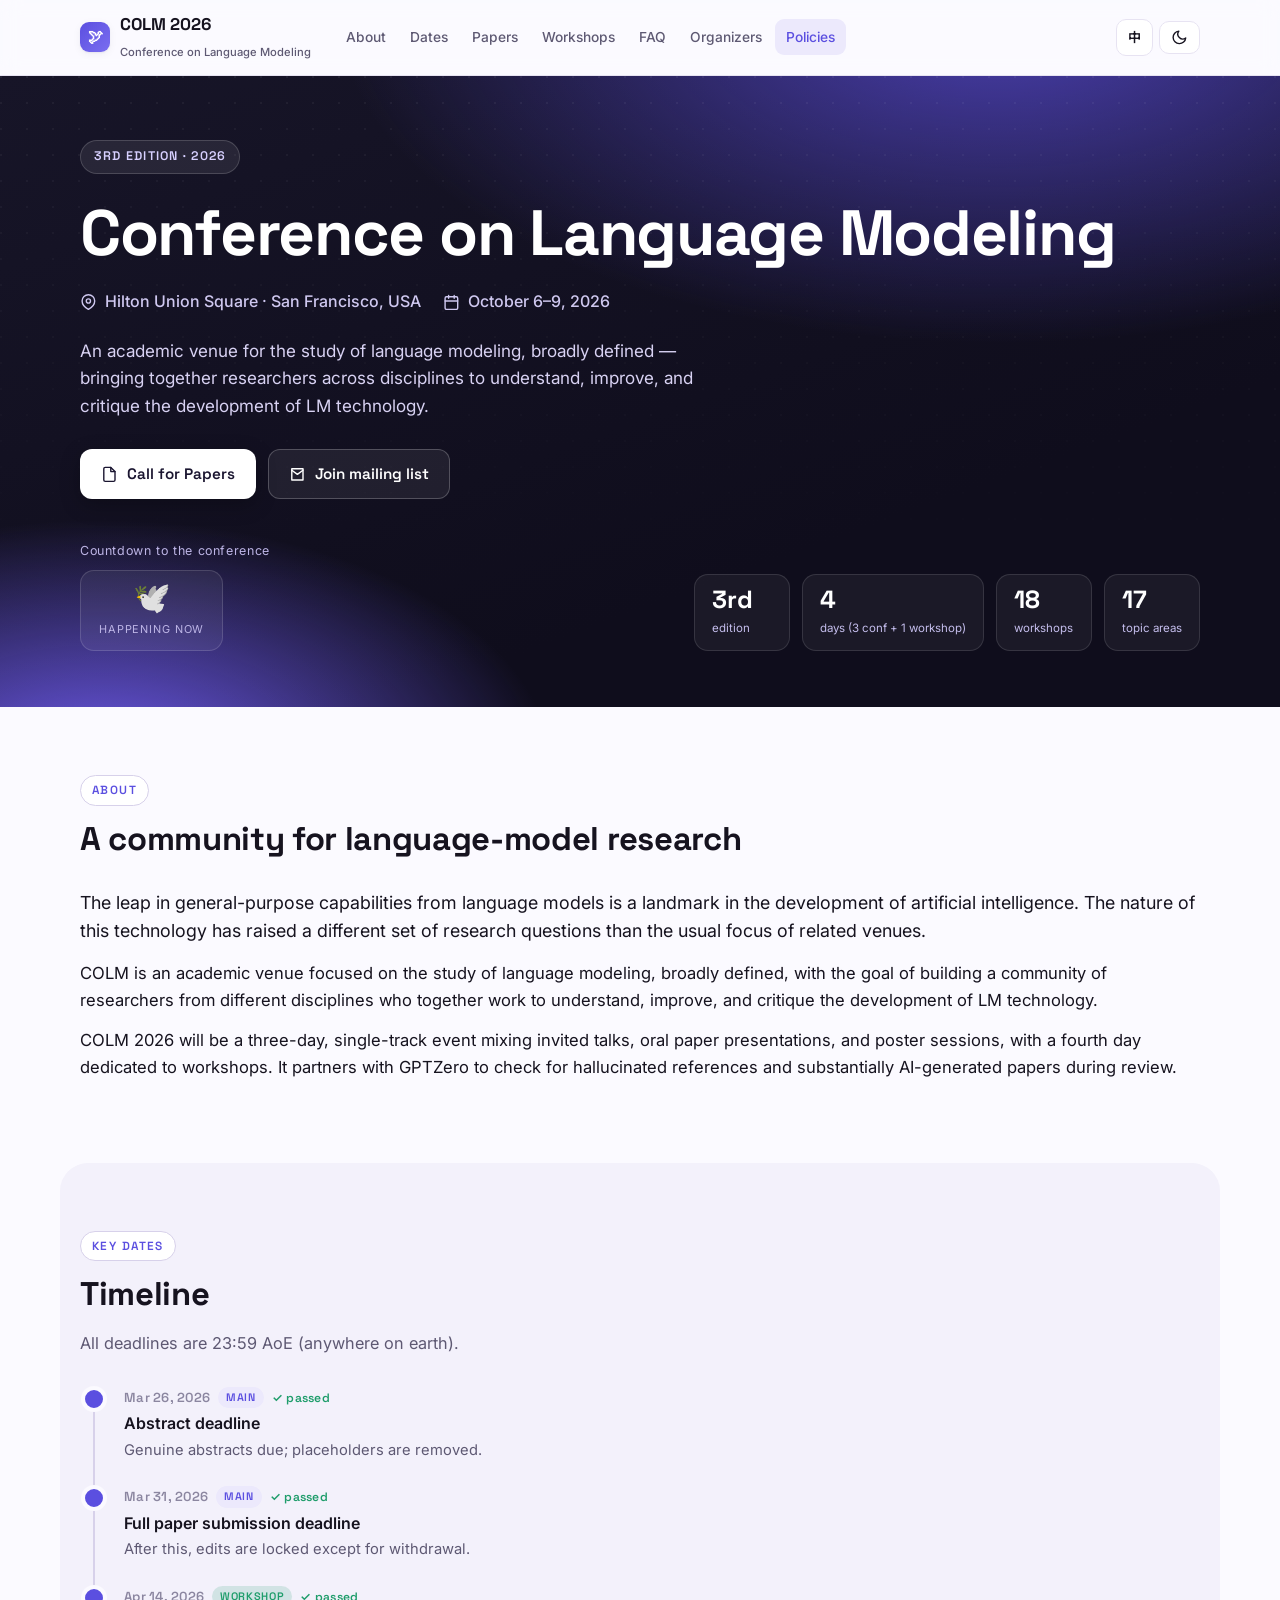
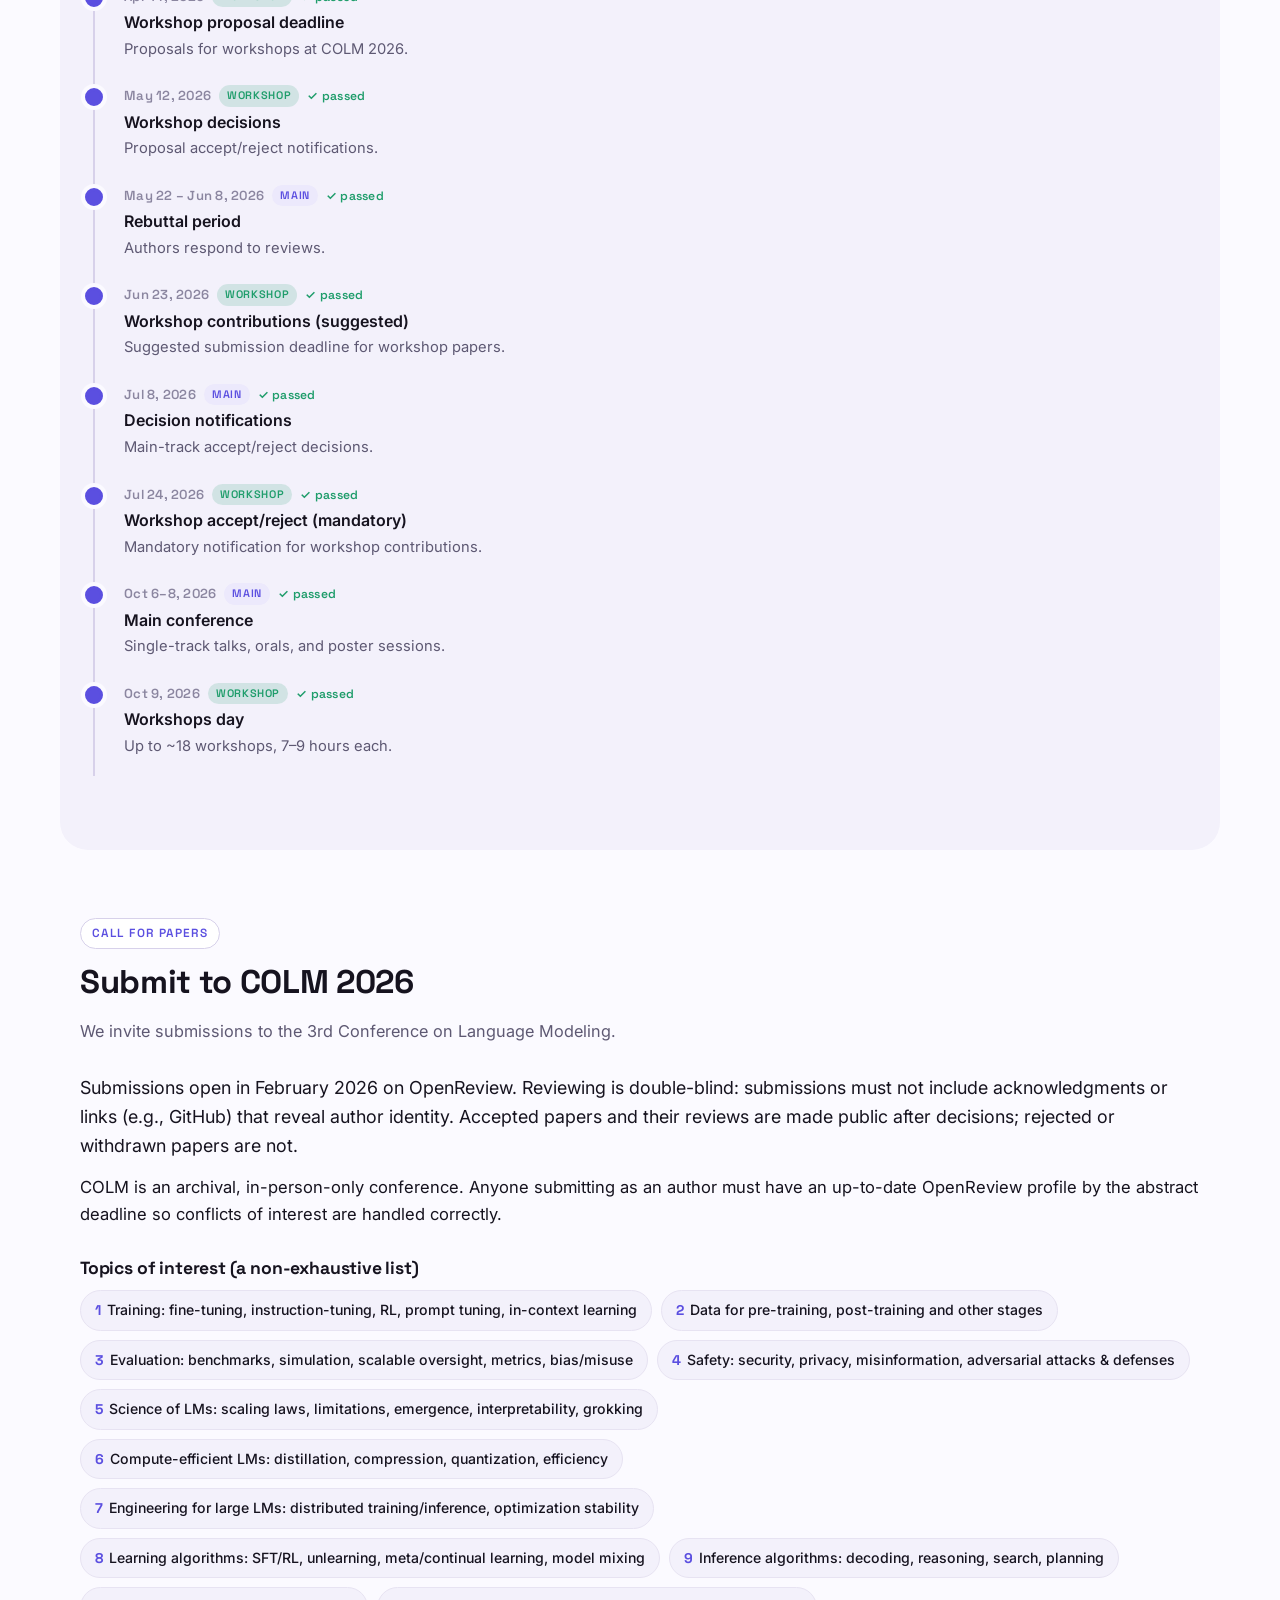
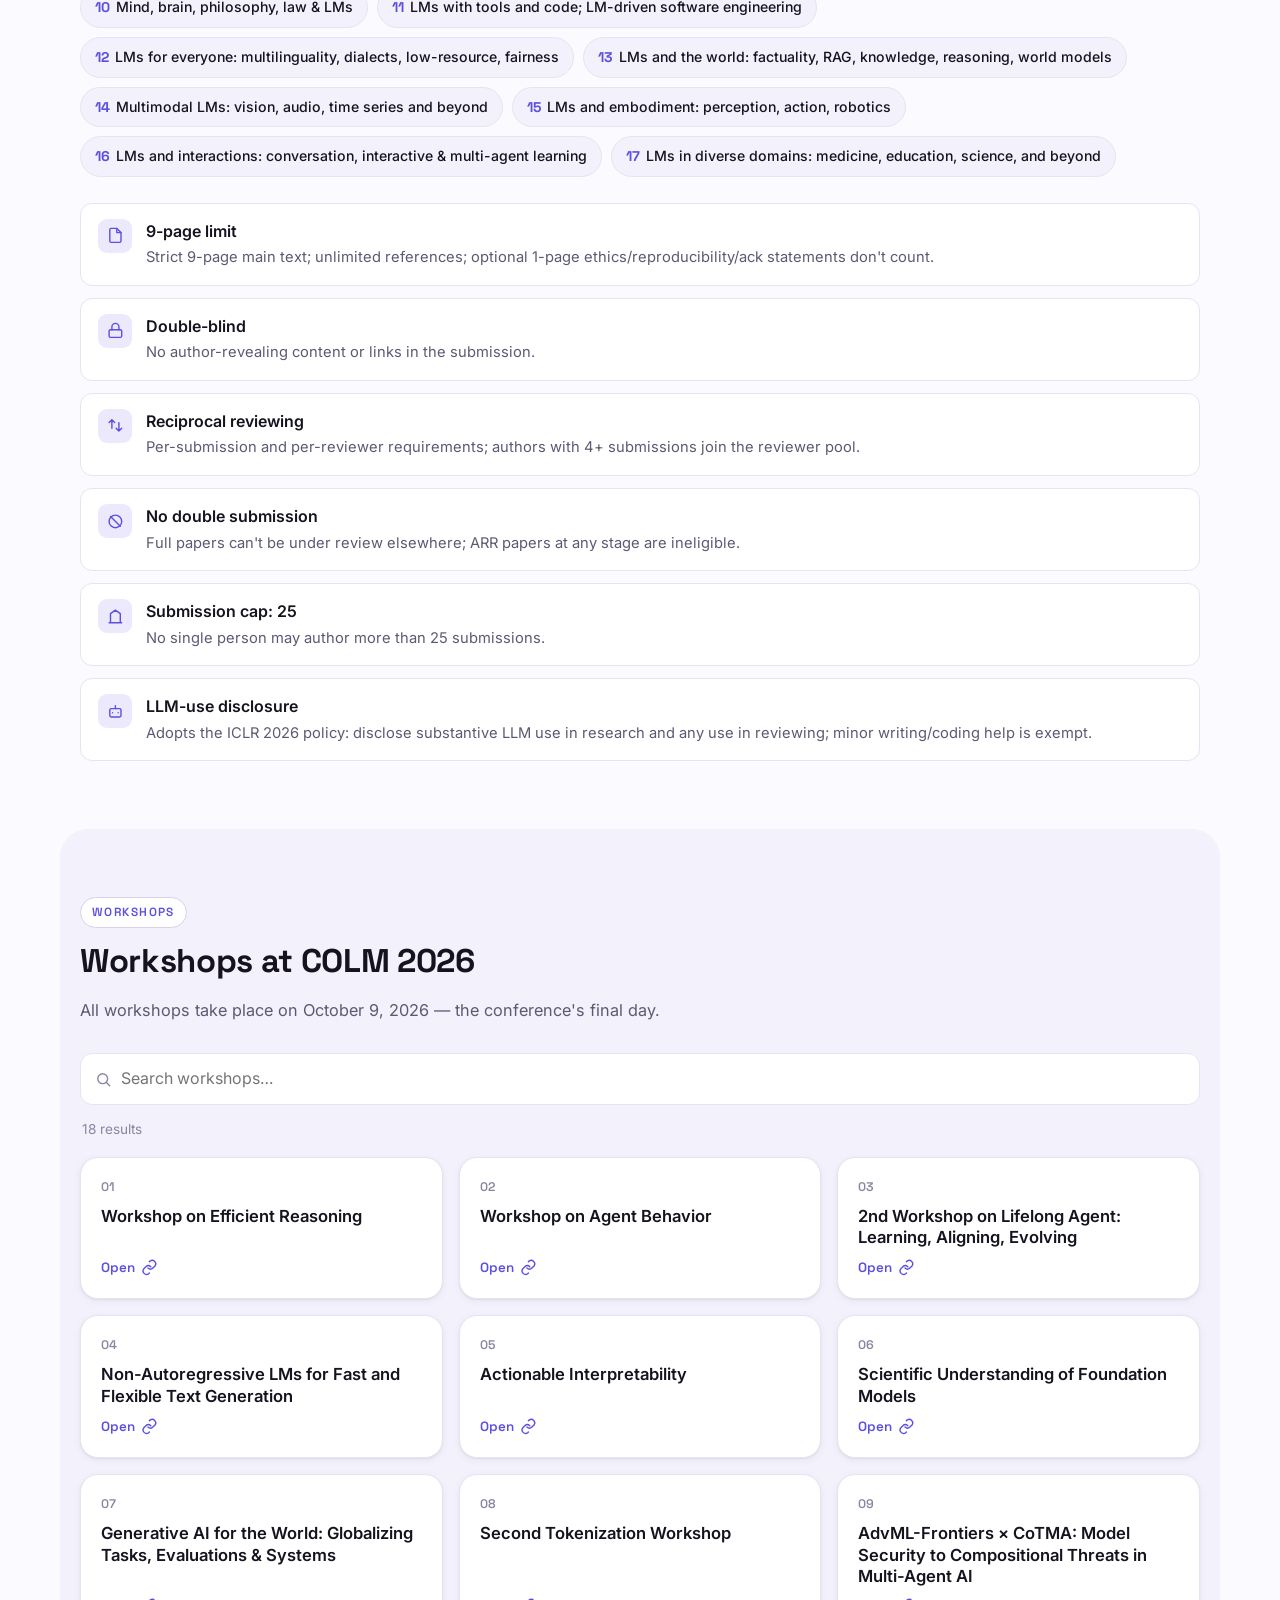
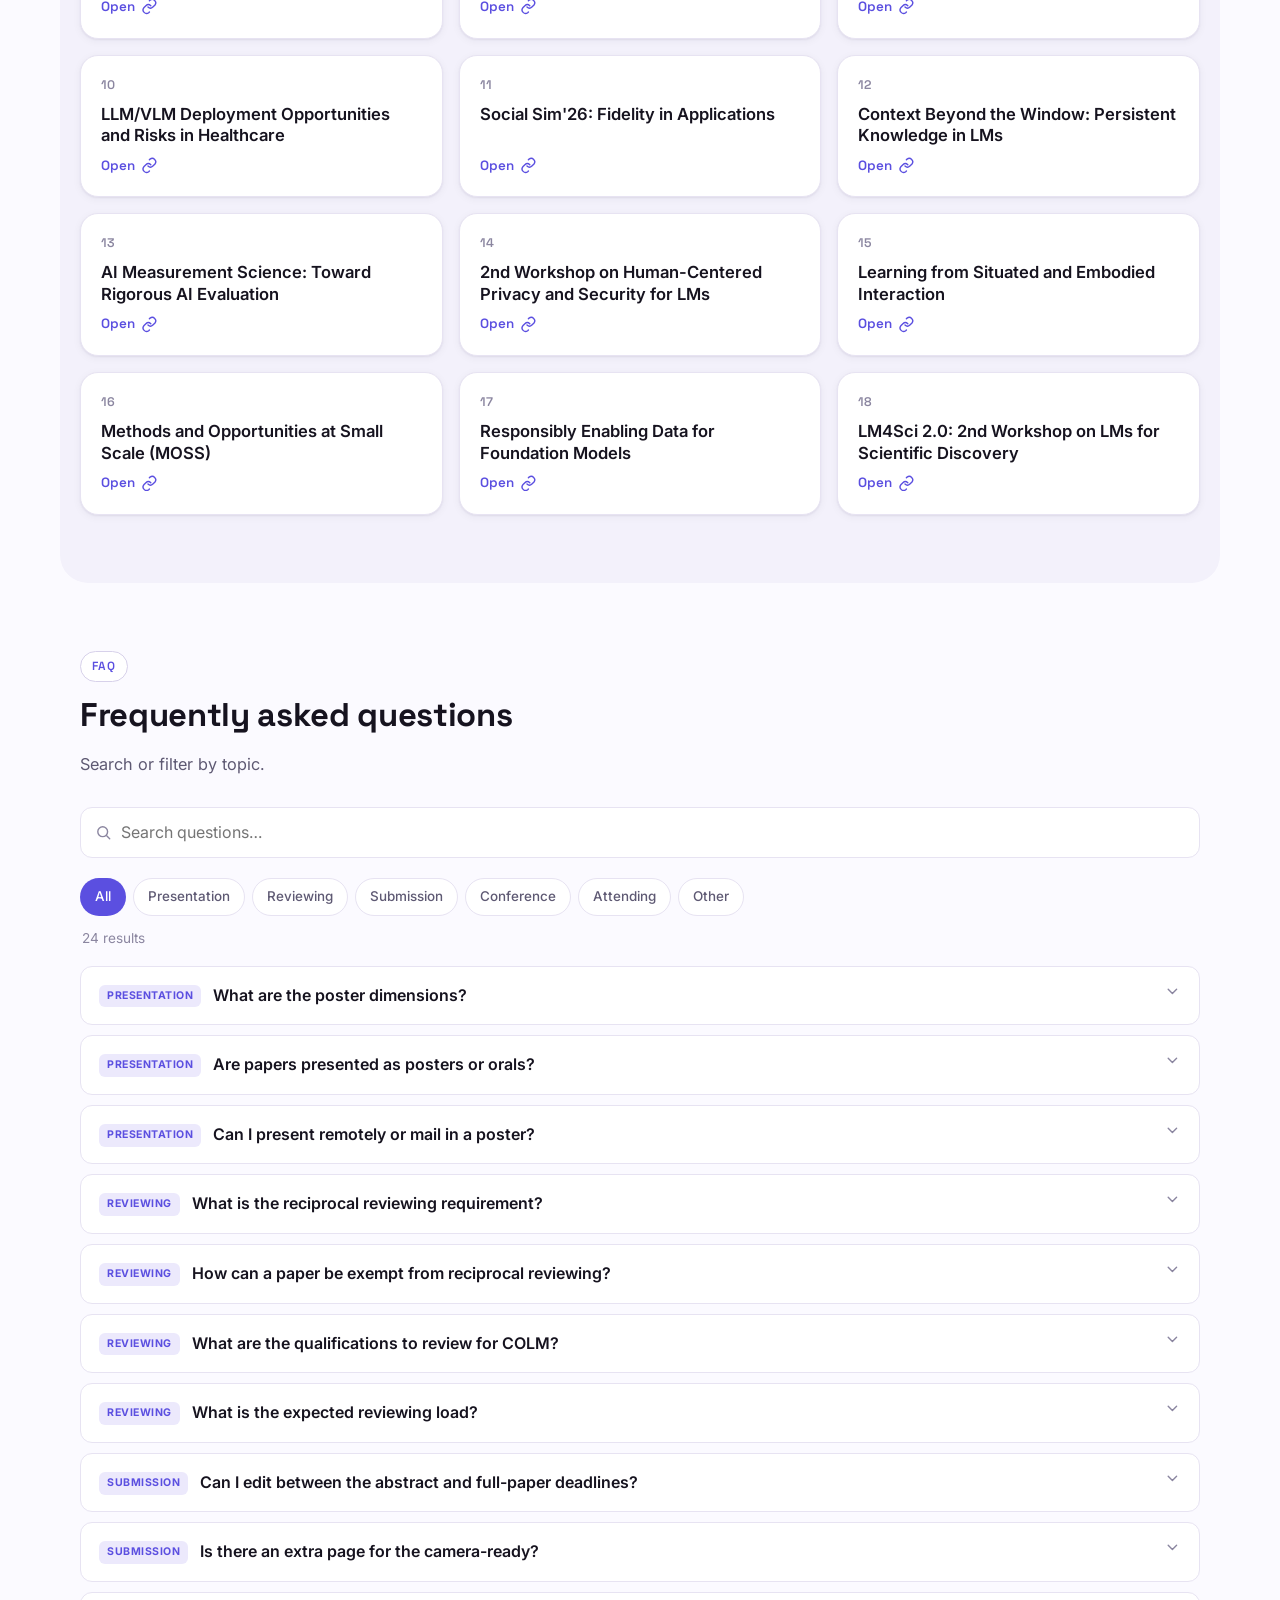
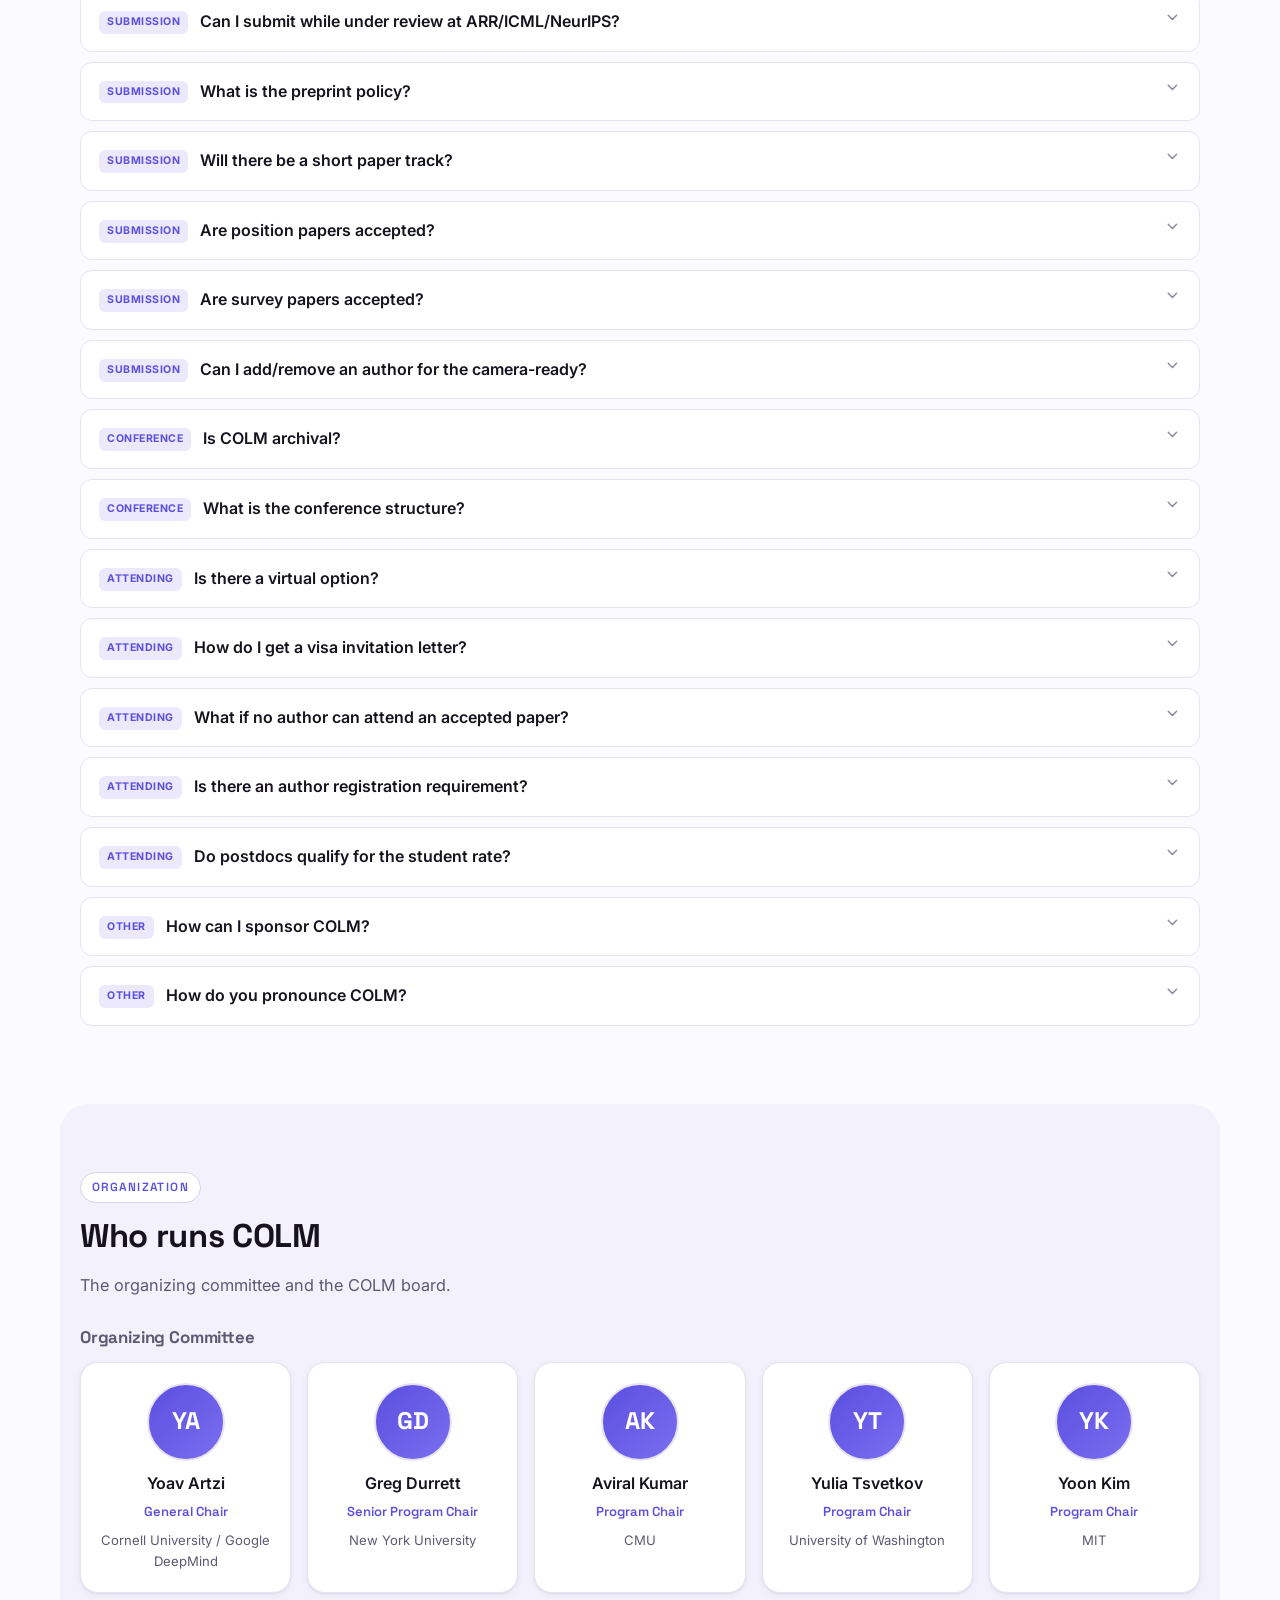
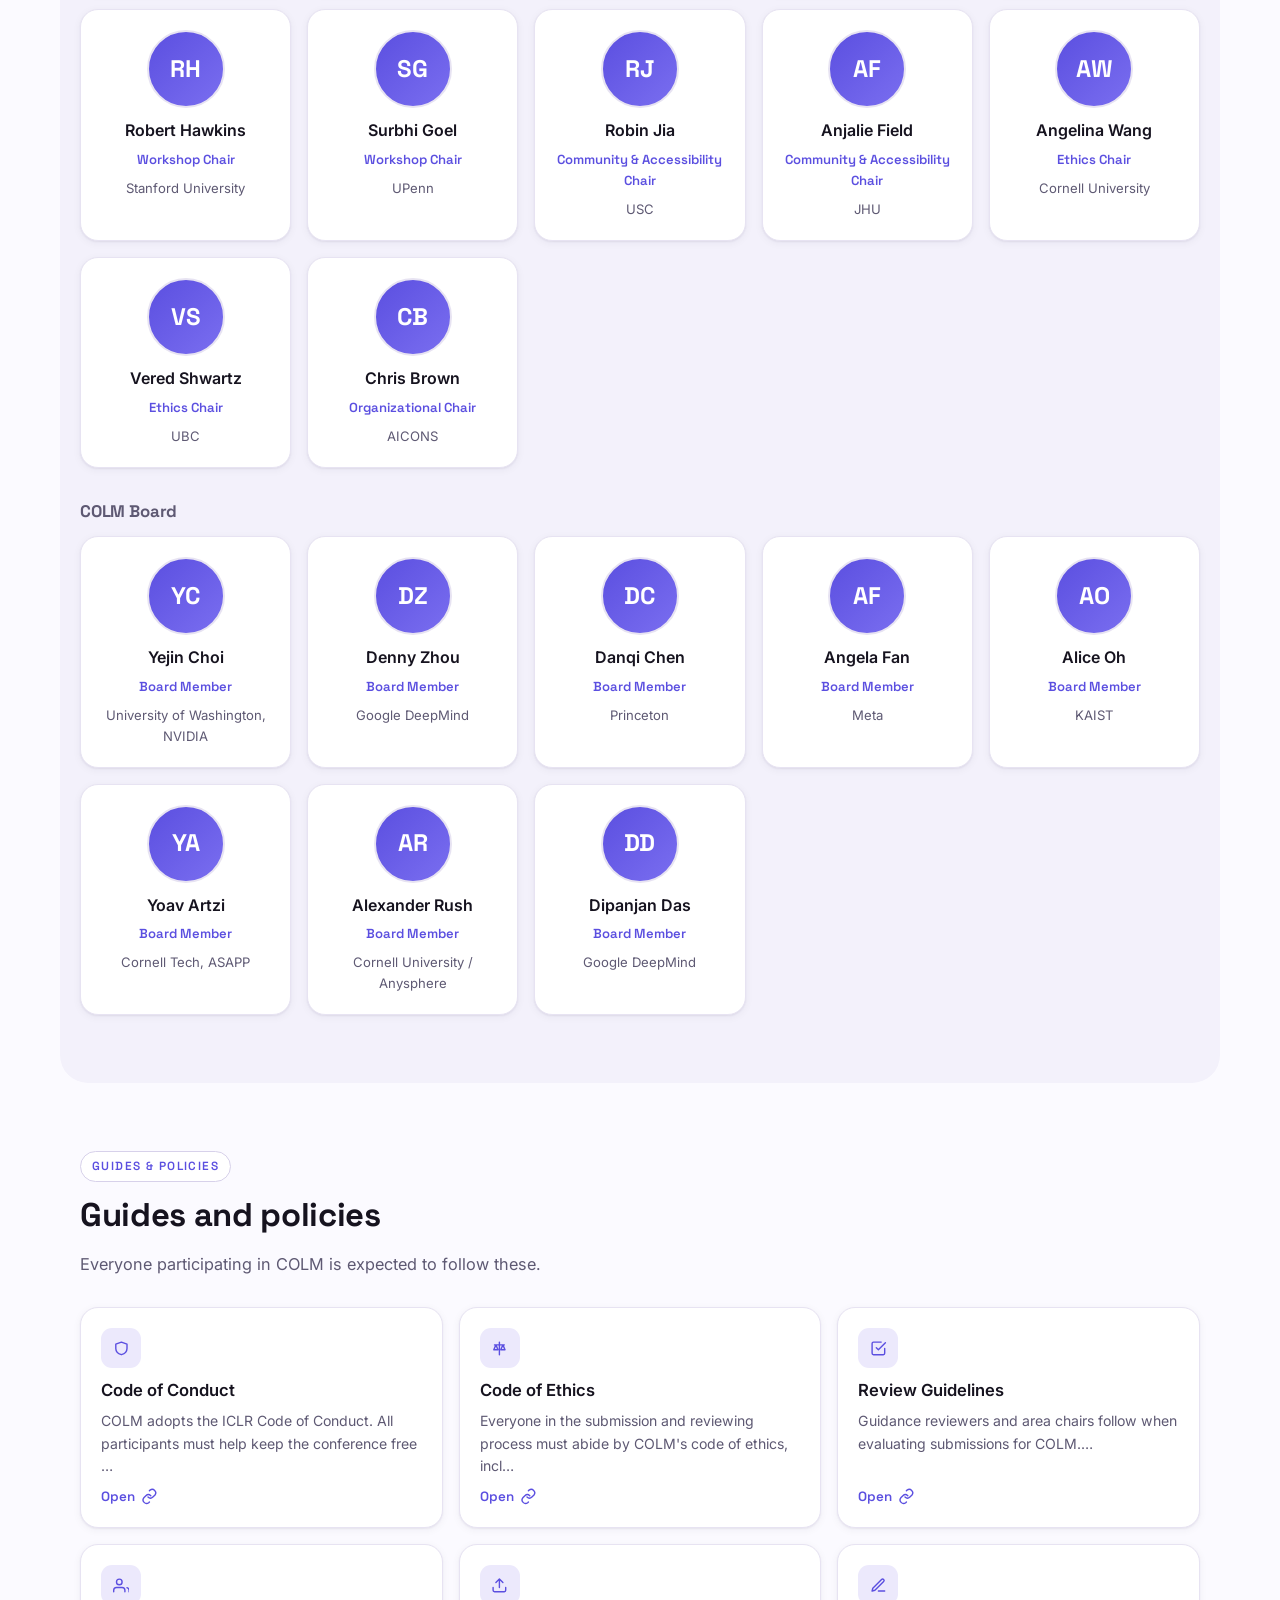
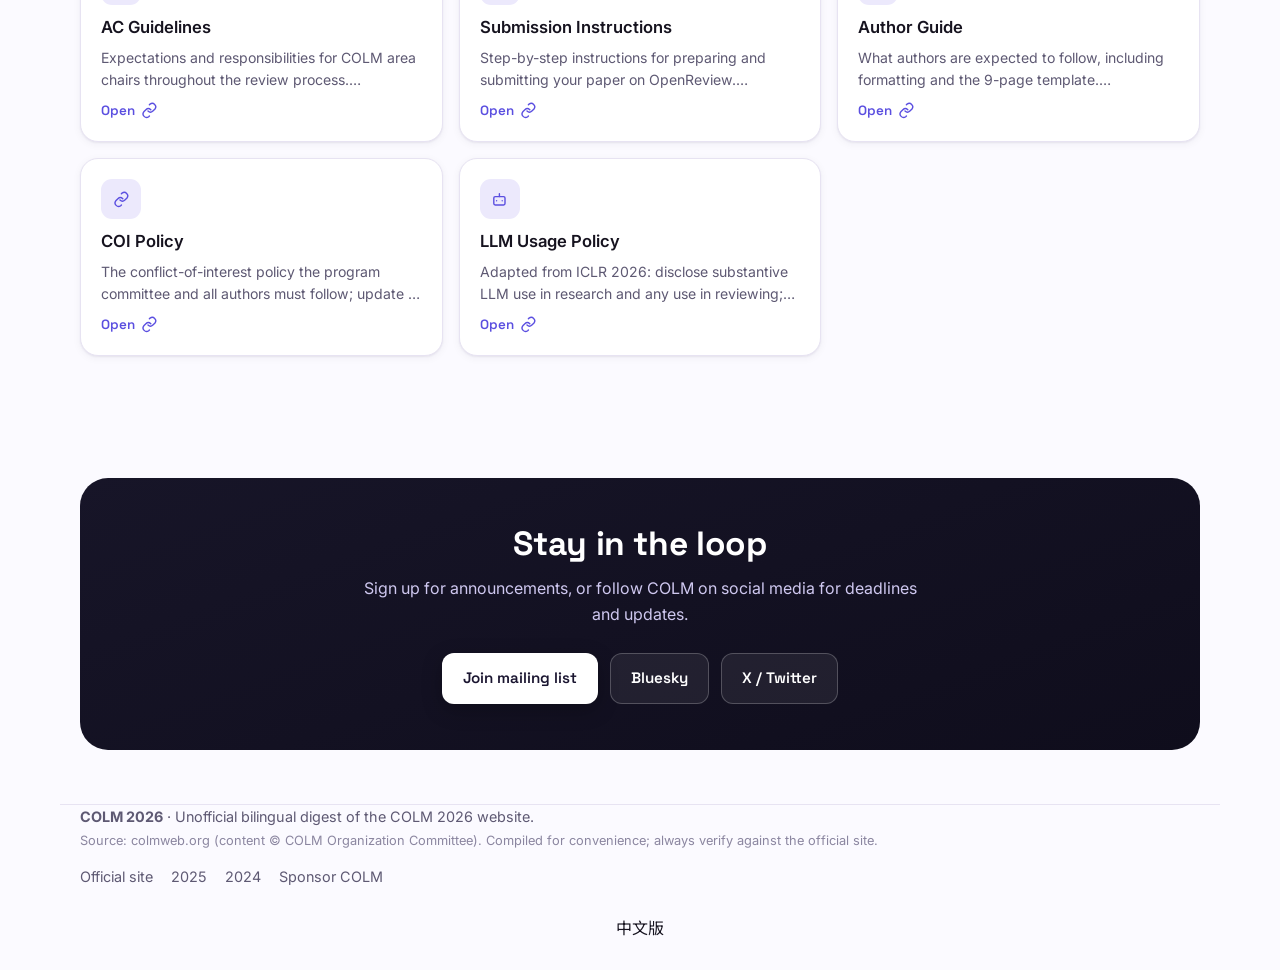
<file: en/colm2026.html>
<!DOCTYPE html>
<html lang="en" data-theme="light">
<head>
  <!-- ==== Google Analytics 4 (Measurement ID: G-55QL75DCKR) ==== -->
  <script async src="https://www.googletagmanager.com/gtag/js?id=G-55QL75DCKR"></script>
  <script>
    window.dataLayer = window.dataLayer || [];
    function gtag(){ dataLayer.push(arguments); }
    gtag('js', new Date());
    gtag('config', 'G-55QL75DCKR');
  </script>

<meta charset="UTF-8" />
<meta name="viewport" content="width=device-width, initial-scale=1.0" />
<title>COLM 2026 — Conference on Language Modeling</title>
<meta property="og:url" content="https://colm-info.peteraim.com/en/colm2026.html" />
<link rel="canonical" href="https://colm-info.peteraim.com/en/colm2026.html" />
  <link rel="alternate" hreflang="zh-Hant" href="https://colm-info.peteraim.com/colm2026.html" />
  <link rel="alternate" hreflang="en" href="https://colm-info.peteraim.com/en/colm2026.html" />
  <link rel="alternate" hreflang="x-default" href="https://colm-info.peteraim.com/colm2026.html" />
<meta name="description" content="COLM 2026 — Conference on Language Modeling. Hilton Union Square, San Francisco, Oct 6–9, 2026." />
<meta name="theme-color" content="#5b4fe0" />
<meta property="og:title" content="COLM 2026 — Conference on Language Modeling" />
<meta property="og:description" content="Hilton Union Square, San Francisco · October 6–9, 2026" />
<meta property="og:type" content="website" />
<link rel="preconnect" href="https://fonts.googleapis.com" />
<link rel="preconnect" href="https://fonts.gstatic.com" crossorigin />
<link href="https://fonts.googleapis.com/css2?family=Space+Grotesk:wght@400;500;600;700&family=Inter:wght@400;500;600;700&family=Noto+Sans+TC:wght@400;500;700&display=swap" rel="stylesheet" />
<style>
  :root, [data-theme="light"]{
    --bg:#fbfaff; --surface:#ffffff; --surface-2:#f3f1fb; --surface-3:#ebe8f8;
    --text:#16131f; --muted:#5e5973; --faint:#8b86a0;
    --border:#e7e3f2; --border-strong:#d7d1ea;
    --accent:#5b4fe0; --accent-2:#7a6ef0; --accent-soft:#ece9fc; --on-accent:#ffffff;
    --good:#1f9d6b; --warn:#c98a1a;
    --shadow-1:0 1px 2px rgba(28,22,60,.06), 0 2px 8px rgba(28,22,60,.05);
    --shadow-2:0 6px 24px rgba(28,22,60,.10), 0 2px 8px rgba(28,22,60,.06);
    --radius:18px; --radius-sm:12px; --radius-lg:28px;
    --maxw:1160px;
    --font-en:"Inter",system-ui,sans-serif;
    --font-disp:"Space Grotesk","Inter",system-ui,sans-serif;
    --font-zh:"Noto Sans TC",system-ui,sans-serif;
    --font-body:var(--font-en),var(--font-zh);
  }
  [lang="zh-Hant"]{ --font-body:var(--font-zh),var(--font-en); --font-disp:"Noto Sans TC","Space Grotesk",sans-serif; }
  [data-theme="dark"]{
    --bg:#0e0d14; --surface:#16141d; --surface-2:#1d1a27; --surface-3:#262234;
    --text:#ece9f5; --muted:#a8a3bd; --faint:#7d7894;
    --border:#2a2738; --border-strong:#383350;
    --accent:#a99bff; --accent-2:#c3b8ff; --accent-soft:#241f38; --on-accent:#14111f;
    --good:#46c993; --warn:#e3b25a;
    --shadow-1:0 1px 2px rgba(0,0,0,.4); --shadow-2:0 8px 30px rgba(0,0,0,.5);
  }
  *{box-sizing:border-box;}
  html{scroll-behavior:smooth; scroll-padding-top:74px;}
  body{margin:0; font-family:var(--font-body); background:var(--bg); color:var(--text);
    -webkit-font-smoothing:antialiased; line-height:1.6; transition:background .25s,color .25s;}
  a{color:inherit; text-decoration:none;}
  h1,h2,h3,h4{font-family:var(--font-disp); line-height:1.18; letter-spacing:-.01em; margin:0;}
  img{max-width:100%; display:block;}
  ::selection{background:var(--accent); color:var(--on-accent);}

  /* ---------- App bar ---------- */
  .appbar{position:sticky; top:0; z-index:40; backdrop-filter:saturate(1.4) blur(10px);
    background:color-mix(in srgb, var(--bg) 82%, transparent); border-bottom:1px solid var(--border);}
  .appbar__in{max-width:var(--maxw); margin:0 auto; padding:11px 20px; display:flex; align-items:center; gap:16px;}
  .brand{display:flex; align-items:center; gap:10px; font-weight:700; flex:0 0 auto;}
  .brand__mark{width:30px; height:30px; border-radius:9px; display:grid; place-items:center;
    background:linear-gradient(135deg,var(--accent),var(--accent-2)); color:#fff; font-family:var(--font-disp);
    font-weight:700; font-size:.95rem; box-shadow:var(--shadow-1);}
  .brand__name{font-family:var(--font-disp); font-size:1.06rem;}
  .brand__sub{font-size:.7rem; color:var(--muted); font-weight:500;}
  .nav{display:flex; gap:2px; margin-left:8px; overflow-x:auto; scrollbar-width:none;}
  .nav::-webkit-scrollbar{display:none;}
  .nav a{padding:7px 11px; border-radius:9px; font-size:.86rem; font-weight:500; color:var(--muted);
    white-space:nowrap; transition:background .15s,color .15s;}
  .nav a:hover{background:var(--surface-2); color:var(--text);}
  .nav a.active{color:var(--accent); background:var(--accent-soft);}
  .appbar__act{margin-left:auto; display:flex; align-items:center; gap:6px; flex:0 0 auto;}
  .iconbtn{display:inline-flex; align-items:center; gap:5px; border:1px solid var(--border); background:var(--surface);
    color:var(--text); border-radius:10px; padding:7px 11px; cursor:pointer; font:inherit; font-size:.82rem;
    font-weight:600; transition:background .15s,border-color .15s,transform .1s;}
  .iconbtn:hover{background:var(--surface-2); border-color:var(--border-strong);}
  .iconbtn:active{transform:scale(.96);}
  .ico{width:1em; height:1em; stroke:currentColor; stroke-width:2; fill:none; flex:0 0 auto;
    stroke-linecap:round; stroke-linejoin:round; display:inline-block; vertical-align:-.12em; font-size:1.05rem;}

  /* ---------- Layout ---------- */
  section{scroll-margin-top:74px;}
  .wrap{max-width:var(--maxw); margin:0 auto; padding:0 20px;}
  .sec{padding-top:68px; padding-bottom:68px;}
  .sec--tight{padding-top:54px; padding-bottom:54px;}
  .sec-head{margin-bottom:30px; max-width:760px;}
  .sec-kicker{display:inline-flex; align-items:center; gap:7px; font-family:var(--font-disp);
    font-size:.74rem; font-weight:600; letter-spacing:.12em; text-transform:uppercase; color:var(--accent);
    padding:5px 11px; border:1px solid var(--border-strong); border-radius:999px; background:var(--surface);}
  .sec-title{font-size:clamp(1.5rem,3.4vw,2.05rem); margin:14px 0 8px;}
  .sec-sub{color:var(--muted); font-size:1.02rem;}

  /* ---------- Hero ---------- */
  .hero{position:relative; overflow:hidden; color:#f3f1ff;
    background:radial-gradient(1200px 600px at 78% -10%, #4a3fb0 0%, transparent 55%),
               radial-gradient(900px 500px at 8% 110%, #6f5cf0 0%, transparent 50%),
               linear-gradient(160deg,#171528 0%,#0f0d1c 70%);}
  .hero::after{content:""; position:absolute; inset:0; opacity:.5; pointer-events:none;
    background-image:radial-gradient(circle at 1px 1px, rgba(255,255,255,.10) 1px, transparent 0);
    background-size:26px 26px; mask-image:linear-gradient(to bottom, #000 0%, transparent 80%);}
  .hero__in{position:relative; z-index:2; max-width:var(--maxw); margin:0 auto; padding:64px 20px 56px;}
  .hero__badge{display:inline-flex; align-items:center; gap:8px; font-family:var(--font-disp); font-weight:600;
    font-size:.78rem; letter-spacing:.1em; text-transform:uppercase; color:#d7d0ff;
    background:rgba(255,255,255,.08); border:1px solid rgba(255,255,255,.16); padding:6px 13px; border-radius:999px;}
  .hero h1{font-size:clamp(2.1rem,6vw,4rem); margin:22px 0 0; color:#fff; letter-spacing:-.02em;}
  .hero__where{margin-top:18px; display:flex; flex-wrap:wrap; gap:10px 22px; color:#cfc8f0; font-weight:500;}
  .hero__where span{display:inline-flex; align-items:center; gap:8px;}
  .hero__lede{margin-top:22px; max-width:620px; color:#d8d2f3; font-size:1.07rem;}
  .hero__cta{margin-top:30px; display:flex; flex-wrap:wrap; gap:12px;}
  .btn{display:inline-flex; align-items:center; gap:9px; padding:12px 20px; border-radius:12px; font-weight:600;
    font-family:var(--font-disp); cursor:pointer; border:1px solid transparent; font-size:.95rem; transition:transform .12s,box-shadow .2s,background .2s;}
  .btn--primary{background:#fff; color:#1a1530; box-shadow:0 6px 20px rgba(0,0,0,.25);}
  .btn--primary:hover{transform:translateY(-2px);}
  .btn--ghost{background:rgba(255,255,255,.07); color:#fff; border-color:rgba(255,255,255,.22);}
  .btn--ghost:hover{background:rgba(255,255,255,.14);}

  /* countdown + stats */
  .hero__grid{margin-top:42px; display:grid; grid-template-columns:auto 1fr; gap:26px 40px; align-items:end;}
  .count{display:flex; gap:14px;}
  .count__cell{min-width:62px; text-align:center; background:rgba(255,255,255,.06);
    border:1px solid rgba(255,255,255,.14); border-radius:14px; padding:12px 10px;}
  .count__n{font-family:var(--font-disp); font-weight:700; font-size:1.9rem; color:#fff; line-height:1;}
  .count__l{font-size:.68rem; letter-spacing:.08em; text-transform:uppercase; color:#bdb5e6; margin-top:7px;}
  .count__label{font-size:.78rem; color:#bdb5e6; margin-bottom:9px; letter-spacing:.05em;}
  .stats{display:flex; flex-wrap:wrap; gap:12px; justify-content:flex-end;}
  .stat{background:rgba(255,255,255,.05); border:1px solid rgba(255,255,255,.12); border-radius:14px;
    padding:13px 17px; min-width:96px;}
  .stat__n{font-family:var(--font-disp); font-weight:700; font-size:1.55rem; color:#fff; line-height:1;}
  .stat__l{font-size:.72rem; color:#c4bdec; margin-top:6px;}

  /* ---------- Prose ---------- */
  .prose p{color:var(--text); margin:0 0 14px;}
  .prose{font-size:1.04rem;}
  .lead{font-size:1.12rem; color:var(--muted);}
  .callout{margin-top:22px; display:grid; gap:14px; grid-template-columns:repeat(auto-fit,minmax(220px,1fr));}
  .callout__item{background:var(--surface); border:1px solid var(--border); border-radius:var(--radius-sm);
    padding:18px; box-shadow:var(--shadow-1);}
  .callout__k{font-family:var(--font-disp); font-weight:700; font-size:1.35rem; color:var(--accent);}
  .callout__v{color:var(--muted); font-size:.9rem; margin-top:4px;}

  /* topic chips */
  .topics{display:flex; flex-wrap:wrap; gap:9px; margin-top:8px;}
  .topic{font-size:.88rem; padding:8px 14px; border-radius:999px; background:var(--surface-2);
    border:1px solid var(--border); color:var(--text); font-weight:500;}
  .topic b{color:var(--accent); font-weight:700; margin-right:6px; font-family:var(--font-disp);}

  /* policy chips inside cfp */
  .factlist{margin-top:26px; display:grid; gap:12px;}
  .fact{display:flex; gap:14px; align-items:flex-start; background:var(--surface); border:1px solid var(--border);
    border-radius:var(--radius-sm); padding:15px 17px;}
  .fact__ico{flex:0 0 auto; width:34px; height:34px; border-radius:9px; background:var(--accent-soft);
    color:var(--accent); display:grid; place-items:center;}
  .fact__t{font-weight:600;}
  .fact__d{color:var(--muted); font-size:.92rem; margin-top:2px;}

  /* ---------- Timeline ---------- */
  .tl{position:relative; margin-top:10px;}
  .tl::before{content:""; position:absolute; left:13px; top:6px; bottom:6px; width:2px; background:var(--border-strong);}
  .tl__item{position:relative; padding:0 0 24px 44px;}
  .tl__dot{position:absolute; left:5px; top:3px; width:18px; height:18px; border-radius:50%;
    background:var(--surface); border:3px solid var(--accent); box-shadow:0 0 0 4px var(--bg);}
  .tl__item.past .tl__dot{background:var(--accent); border-color:var(--accent);}
  .tl__item.past .tl__date{color:var(--faint);}
  .tl__date{font-family:var(--font-disp); font-weight:600; font-size:.82rem; color:var(--accent); letter-spacing:.02em;}
  .tl__t{font-weight:600; margin-top:3px;}
  .tl__b{color:var(--muted); font-size:.92rem; margin-top:2px;}
  .tl__tag{display:inline-block; font-size:.68rem; font-weight:600; letter-spacing:.06em; text-transform:uppercase;
    padding:2px 8px; border-radius:999px; margin-left:8px; vertical-align:1px;}
  .tl__tag.main{background:var(--accent-soft); color:var(--accent);}
  .tl__tag.ws{background:color-mix(in srgb,var(--good) 16%,transparent); color:var(--good);}
  .tl__done{margin-left:8px; color:var(--good); font-size:.76rem; font-weight:600;}

  /* ---------- Controls (search/chips) ---------- */
  .controls{display:flex; flex-wrap:wrap; gap:12px; align-items:center; margin-bottom:20px;}
  .search{display:flex; align-items:center; gap:9px; background:var(--surface); border:1px solid var(--border);
    border-radius:12px; padding:0 14px; flex:1 1 260px; min-width:0;}
  .search:focus-within{border-color:var(--accent); box-shadow:0 0 0 3px var(--accent-soft);}
  .search input{flex:1; border:none; background:transparent; color:var(--text); font:inherit; padding:12px 0; outline:none; min-width:0;}
  .search svg{color:var(--faint);}
  .chips{display:flex; flex-wrap:wrap; gap:7px;}
  .chip{border:1px solid var(--border); background:var(--surface); color:var(--muted); border-radius:999px;
    padding:7px 14px; font:inherit; font-size:.84rem; font-weight:500; cursor:pointer; transition:all .15s;}
  .chip:hover{border-color:var(--border-strong); color:var(--text);}
  .chip[aria-pressed="true"]{background:var(--accent); color:var(--on-accent); border-color:transparent;}
  .rcount{color:var(--faint); font-size:.85rem; margin:-6px 2px 16px;}

  /* ---------- Cards grid ---------- */
  .grid{display:grid; gap:16px;}
  .grid--ws{grid-template-columns:repeat(auto-fill,minmax(280px,1fr));}
  .grid--ppl{grid-template-columns:repeat(auto-fill,minmax(208px,1fr));}
  .grid--pol{grid-template-columns:repeat(auto-fill,minmax(280px,1fr));}
  .card{background:var(--surface); border:1px solid var(--border); border-radius:var(--radius); padding:20px;
    box-shadow:var(--shadow-1); cursor:pointer; transition:transform .14s,box-shadow .2s,border-color .2s; position:relative; text-align:left;
    display:flex; flex-direction:column; gap:8px; font:inherit; color:inherit; width:100%;}
  .card:hover{transform:translateY(-3px); box-shadow:var(--shadow-2); border-color:var(--border-strong);}
  .card:focus-visible{outline:3px solid var(--accent); outline-offset:2px;}
  .card__num{font-family:var(--font-disp); font-size:.78rem; font-weight:600; color:var(--faint);}
  .card__t{font-size:1.04rem; font-weight:600; line-height:1.3;}
  .card__meta{color:var(--muted); font-size:.88rem;}
  .card__arrow{margin-top:auto; display:inline-flex; align-items:center; gap:6px; color:var(--accent);
    font-weight:600; font-size:.84rem; font-family:var(--font-disp);}

  /* people card */
  .pcard{align-items:center; text-align:center;}
  .pcard__av{width:78px; height:78px; border-radius:50%; object-fit:cover; background:var(--surface-3);
    margin-bottom:4px; border:2px solid var(--border);}
  .pcard__avf{width:78px; height:78px; border-radius:50%; display:grid; place-items:center; margin-bottom:4px;
    background:linear-gradient(135deg,var(--accent),var(--accent-2)); color:#fff; font-family:var(--font-disp);
    font-weight:700; font-size:1.5rem; border:2px solid var(--border);}
  .pcard__role{color:var(--accent); font-size:.82rem; font-weight:600; font-family:var(--font-disp);}
  .pcard__aff{color:var(--muted); font-size:.82rem;}

  /* policy card */
  .polcard__ico{width:40px; height:40px; border-radius:11px; background:var(--accent-soft); color:var(--accent);
    display:grid; place-items:center; margin-bottom:4px;}

  /* ---------- FAQ accordion ---------- */
  .qa{border:1px solid var(--border); border-radius:var(--radius-sm); background:var(--surface); margin-bottom:10px; overflow:hidden;}
  .qa__q{width:100%; text-align:left; border:none; background:transparent; color:var(--text); font:inherit;
    font-weight:600; font-size:1rem; padding:16px 18px; cursor:pointer; display:flex; gap:12px; align-items:flex-start;}
  .qa__q:hover{background:var(--surface-2);}
  .qa__cat{font-size:.66rem; font-weight:700; letter-spacing:.05em; text-transform:uppercase; color:var(--accent);
    background:var(--accent-soft); padding:3px 8px; border-radius:6px; flex:0 0 auto; margin-top:2px;}
  .qa__chev{margin-left:auto; flex:0 0 auto; transition:transform .2s; color:var(--faint);}
  .qa[open] .qa__chev{transform:rotate(180deg);}
  .qa__a{padding:0 18px 16px 18px; color:var(--muted); font-size:.96rem;}
  .qa__a p{margin:0 0 10px;} .qa__a p:last-child{margin:0;}

  /* ---------- Dialog ---------- */
  dialog{border:none; padding:0; border-radius:var(--radius); max-width:560px; width:calc(100% - 32px);
    background:var(--surface); color:var(--text); box-shadow:var(--shadow-2); top:50%; transform:translateY(-50%);}
  dialog::backdrop{background:rgba(10,8,22,.55); backdrop-filter:blur(3px);}
  .dlg__bar{display:flex; align-items:center; gap:8px; padding:12px 14px; border-bottom:1px solid var(--border); position:sticky; top:0; background:var(--surface); z-index:2;}
  .dlg__nav{margin-left:auto; display:flex; gap:6px;}
  .dlg__body{padding:22px 24px 26px; max-height:70vh; overflow:auto;}
  .dlg__role{color:var(--accent); font-weight:600; font-family:var(--font-disp); font-size:.9rem;}
  .dlg__body h2{font-size:1.4rem; margin:8px 0 6px;}
  .dlg__body p{color:var(--muted);}
  .dlg__links{margin-top:18px; display:flex; flex-direction:column; gap:9px;}
  .dlg__link{display:inline-flex; align-items:center; gap:9px; padding:11px 15px; border-radius:11px;
    background:var(--surface-2); border:1px solid var(--border); font-weight:600; font-size:.92rem; transition:background .15s;}
  .dlg__link:hover{background:var(--surface-3);}
  .dlg__av{width:88px; height:88px; border-radius:50%; object-fit:cover; margin-bottom:10px; border:2px solid var(--border);}
  .dlg__avf{width:88px; height:88px; border-radius:50%; display:grid; place-items:center; margin-bottom:10px;
    background:linear-gradient(135deg,var(--accent),var(--accent-2)); color:#fff; font-family:var(--font-disp); font-weight:700; font-size:1.7rem;}

  .empty{text-align:center; color:var(--faint); padding:40px 0; font-size:.95rem;}

  /* ---------- Footer / CTA ---------- */
  .cta{background:linear-gradient(160deg,#171528,#0f0d1c); color:#ece9ff; border-radius:var(--radius-lg);
    padding:46px 38px; text-align:center; position:relative; overflow:hidden;}
  .cta h2{color:#fff; font-size:clamp(1.5rem,3.4vw,2.1rem);}
  .cta p{color:#cfc8f0; max-width:560px; margin:12px auto 0;}
  .cta__btns{margin-top:26px; display:flex; flex-wrap:wrap; gap:12px; justify-content:center;}
  footer{border-top:1px solid var(--border); margin-top:60px; padding:34px 0 50px; color:var(--muted); font-size:.9rem;}
  .foot__row{display:flex; flex-wrap:wrap; gap:14px 26px; align-items:center; justify-content:space-between;}
  .foot__links{display:flex; gap:18px; flex-wrap:wrap;}
  .foot__links a:hover{color:var(--accent);}
  .src-note{margin-top:14px; font-size:.8rem; color:var(--faint);}

  @media (max-width:760px){
    .nav{display:none;}
    .hero__grid{grid-template-columns:1fr; align-items:start;}
    .stats{justify-content:flex-start;}
    .sec{padding:52px 0;}
    .cta{padding:36px 22px;}
  }
  @media (prefers-reduced-motion:reduce){*{scroll-behavior:auto !important; transition:none !important;}}
</style>
</head>
<body>

<!-- ===== App bar ===== -->
<header class="appbar">
  <div class="appbar__in">
    <a class="brand" href="#top" aria-label="COLM 2026">
      <span class="brand__mark">🕊</span>
      <span><span class="brand__name">COLM 2026</span><br><span class="brand__sub" data-i18n="brandSub"></span></span>
    </a>
    <nav class="nav" id="nav" aria-label="Sections"></nav>
    <div class="appbar__act">
      <a class="iconbtn" id="langToggle" href="/colm2026.html" hreflang="zh-Hant" lang="zh-Hant" rel="alternate" aria-label="View this page in Chinese"><span>中</span></a>
      <button class="iconbtn" id="themeToggle" aria-label="Toggle dark mode">
        <svg class="ico" id="themeIcon" viewBox="0 0 24 24"><path d="M21 12.8A9 9 0 1 1 11.2 3a7 7 0 0 0 9.8 9.8z"/></svg>
      </button>
    </div>
  </div>
</header>

<a id="top"></a>

<!-- ===== Hero ===== -->
<section class="hero">
  <div class="hero__in">
    <span class="hero__badge"><span data-i18n="heroBadge"></span></span>
    <h1 data-i18n="heroTitle"></h1>
    <div class="hero__where">
      <span><svg class="ico" viewBox="0 0 24 24"><path d="M21 10c0 7-9 12-9 12s-9-5-9-12a9 9 0 0 1 18 0z"/><circle cx="12" cy="10" r="3"/></svg><span data-i18n="heroVenue"></span></span>
      <span><svg class="ico" viewBox="0 0 24 24"><rect x="3" y="4" width="18" height="18" rx="2"/><path d="M16 2v4M8 2v4M3 10h18"/></svg><span data-i18n="heroDates"></span></span>
    </div>
    <p class="hero__lede" data-i18n="heroLede"></p>
    <div class="hero__cta">
      <a class="btn btn--primary" href="#cfp"><svg class="ico" viewBox="0 0 24 24"><path d="M14 2H6a2 2 0 0 0-2 2v16a2 2 0 0 0 2 2h12a2 2 0 0 0 2-2V8z"/><path d="M14 2v6h6"/></svg><span data-i18n="ctaPapers"></span></a>
      <a class="btn btn--ghost" href="https://groups.google.com/g/colm-announcements" target="_blank" rel="noopener"><svg class="ico" viewBox="0 0 24 24"><path d="M4 4h16v16H4z"/><path d="m4 6 8 6 8-6"/></svg><span data-i18n="ctaMailing"></span></a>
    </div>

    <div class="hero__grid">
      <div>
        <div class="count__label" data-i18n="countLabel"></div>
        <div class="count" id="countdown" aria-live="polite"></div>
      </div>
      <div class="stats" id="heroStats"></div>
    </div>
  </div>
</section>

<main>
<!-- ===== About ===== -->
  <section id="about" class="sec wrap">
    <div class="sec-head">
      <span class="sec-kicker" data-i18n="k_about">About</span>
      <h2 class="sec-title" data-i18n="about_title">A community for language-model research</h2>
    </div>
    <div class="prose" id="aboutProse"><p class="lead">The leap in general-purpose capabilities from language models is a landmark in the development of artificial intelligence. The nature of this technology has raised a different set of research questions than the usual focus of related venues.</p><p>COLM is an academic venue focused on the study of language modeling, broadly defined, with the goal of building a community of researchers from different disciplines who together work to understand, improve, and critique the development of LM technology.</p><p>COLM 2026 will be a three-day, single-track event mixing invited talks, oral paper presentations, and poster sessions, with a fourth day dedicated to workshops. It partners with GPTZero to check for hallucinated references and substantially AI-generated papers during review.</p></div>
  </section>

  <!-- ===== Dates ===== -->
  <section id="dates" class="sec wrap" style="background:var(--surface-2); border-radius:var(--radius-lg);">
    <div class="sec-head">
      <span class="sec-kicker" data-i18n="k_dates">Key Dates</span>
      <h2 class="sec-title" data-i18n="dates_title">Timeline</h2>
      <p class="sec-sub" data-i18n="dates_sub">All deadlines are 23:59 AoE (anywhere on earth).</p>
    </div>
    <div class="tl" id="timeline"><div class="tl__item past"><span class="tl__dot"></span><div class="tl__date">Mar 26, 2026<span class="tl__tag main">Main</span><span class="tl__done">✓ passed</span></div><div class="tl__t">Abstract deadline</div><div class="tl__b">Genuine abstracts due; placeholders are removed.</div></div><div class="tl__item past"><span class="tl__dot"></span><div class="tl__date">Mar 31, 2026<span class="tl__tag main">Main</span><span class="tl__done">✓ passed</span></div><div class="tl__t">Full paper submission deadline</div><div class="tl__b">After this, edits are locked except for withdrawal.</div></div><div class="tl__item past"><span class="tl__dot"></span><div class="tl__date">Apr 14, 2026<span class="tl__tag ws">Workshop</span><span class="tl__done">✓ passed</span></div><div class="tl__t">Workshop proposal deadline</div><div class="tl__b">Proposals for workshops at COLM 2026.</div></div><div class="tl__item past"><span class="tl__dot"></span><div class="tl__date">May 12, 2026<span class="tl__tag ws">Workshop</span><span class="tl__done">✓ passed</span></div><div class="tl__t">Workshop decisions</div><div class="tl__b">Proposal accept/reject notifications.</div></div><div class="tl__item past"><span class="tl__dot"></span><div class="tl__date">May 22 – Jun 8, 2026<span class="tl__tag main">Main</span><span class="tl__done">✓ passed</span></div><div class="tl__t">Rebuttal period</div><div class="tl__b">Authors respond to reviews.</div></div><div class="tl__item past"><span class="tl__dot"></span><div class="tl__date">Jun 23, 2026<span class="tl__tag ws">Workshop</span><span class="tl__done">✓ passed</span></div><div class="tl__t">Workshop contributions (suggested)</div><div class="tl__b">Suggested submission deadline for workshop papers.</div></div><div class="tl__item past"><span class="tl__dot"></span><div class="tl__date">Jul 8, 2026<span class="tl__tag main">Main</span><span class="tl__done">✓ passed</span></div><div class="tl__t">Decision notifications</div><div class="tl__b">Main-track accept/reject decisions.</div></div><div class="tl__item past"><span class="tl__dot"></span><div class="tl__date">Jul 24, 2026<span class="tl__tag ws">Workshop</span><span class="tl__done">✓ passed</span></div><div class="tl__t">Workshop accept/reject (mandatory)</div><div class="tl__b">Mandatory notification for workshop contributions.</div></div><div class="tl__item"><span class="tl__dot"></span><div class="tl__date">Oct 6–8, 2026<span class="tl__tag main">Main</span></div><div class="tl__t">Main conference</div><div class="tl__b">Single-track talks, orals, and poster sessions.</div></div><div class="tl__item"><span class="tl__dot"></span><div class="tl__date">Oct 9, 2026<span class="tl__tag ws">Workshop</span></div><div class="tl__t">Workshops day</div><div class="tl__b">Up to ~18 workshops, 7–9 hours each.</div></div></div>
  </section>

  <!-- ===== Call for Papers ===== -->
  <section id="cfp" class="sec wrap">
    <div class="sec-head">
      <span class="sec-kicker" data-i18n="k_cfp">Call for Papers</span>
      <h2 class="sec-title" data-i18n="cfp_title">Submit to COLM 2026</h2>
      <p class="sec-sub" data-i18n="cfp_sub">We invite submissions to the 3rd Conference on Language Modeling.</p>
    </div>
    <div class="prose" id="cfpProse"><p class="lead">Submissions open in February 2026 on OpenReview. Reviewing is double-blind: submissions must not include acknowledgments or links (e.g., GitHub) that reveal author identity. Accepted papers and their reviews are made public after decisions; rejected or withdrawn papers are not.</p><p>COLM is an archival, in-person-only conference. Anyone submitting as an author must have an up-to-date OpenReview profile by the abstract deadline so conflicts of interest are handled correctly.</p></div>
    <h3 style="margin:30px 0 12px; font-size:1.1rem;" data-i18n="cfp_topics_h">Topics of interest (a non-exhaustive list)</h3>
    <div class="topics" id="topics"><span class="topic"><b>1</b>Training: fine-tuning, instruction-tuning, RL, prompt tuning, in-context learning</span><span class="topic"><b>2</b>Data for pre-training, post-training and other stages</span><span class="topic"><b>3</b>Evaluation: benchmarks, simulation, scalable oversight, metrics, bias/misuse</span><span class="topic"><b>4</b>Safety: security, privacy, misinformation, adversarial attacks &amp; defenses</span><span class="topic"><b>5</b>Science of LMs: scaling laws, limitations, emergence, interpretability, grokking</span><span class="topic"><b>6</b>Compute-efficient LMs: distillation, compression, quantization, efficiency</span><span class="topic"><b>7</b>Engineering for large LMs: distributed training/inference, optimization stability</span><span class="topic"><b>8</b>Learning algorithms: SFT/RL, unlearning, meta/continual learning, model mixing</span><span class="topic"><b>9</b>Inference algorithms: decoding, reasoning, search, planning</span><span class="topic"><b>10</b>Mind, brain, philosophy, law &amp; LMs</span><span class="topic"><b>11</b>LMs with tools and code; LM-driven software engineering</span><span class="topic"><b>12</b>LMs for everyone: multilinguality, dialects, low-resource, fairness</span><span class="topic"><b>13</b>LMs and the world: factuality, RAG, knowledge, reasoning, world models</span><span class="topic"><b>14</b>Multimodal LMs: vision, audio, time series and beyond</span><span class="topic"><b>15</b>LMs and embodiment: perception, action, robotics</span><span class="topic"><b>16</b>LMs and interactions: conversation, interactive &amp; multi-agent learning</span><span class="topic"><b>17</b>LMs in diverse domains: medicine, education, science, and beyond</span></div>
    <div class="factlist" id="cfpFacts"><div class="fact"><div class="fact__ico"><svg class="ico" viewBox="0 0 24 24"><path d="M14 2H6a2 2 0 0 0-2 2v16a2 2 0 0 0 2 2h12a2 2 0 0 0 2-2V8z"></path><path d="M14 2v6h6"></path></svg></div><div><div class="fact__t">9-page limit</div><div class="fact__d">Strict 9-page main text; unlimited references; optional 1-page ethics/reproducibility/ack statements don't count.</div></div></div><div class="fact"><div class="fact__ico"><svg class="ico" viewBox="0 0 24 24"><rect x="3" y="11" width="18" height="11" rx="2"></rect><path d="M7 11V7a5 5 0 0 1 10 0v4"></path></svg></div><div><div class="fact__t">Double-blind</div><div class="fact__d">No author-revealing content or links in the submission.</div></div></div><div class="fact"><div class="fact__ico"><svg class="ico" viewBox="0 0 24 24"><path d="M7 16V4M3 8l4-4 4 4M17 8v12M21 16l-4 4-4-4"></path></svg></div><div><div class="fact__t">Reciprocal reviewing</div><div class="fact__d">Per-submission and per-reviewer requirements; authors with 4+ submissions join the reviewer pool.</div></div></div><div class="fact"><div class="fact__ico"><svg class="ico" viewBox="0 0 24 24"><circle cx="12" cy="12" r="9"></circle><path d="m5 5 14 14"></path></svg></div><div><div class="fact__t">No double submission</div><div class="fact__d">Full papers can't be under review elsewhere; ARR papers at any stage are ineligible.</div></div></div><div class="fact"><div class="fact__ico"><svg class="ico" viewBox="0 0 24 24"><path d="M3 21h18M5 21V8l7-5 7 5v13"></path></svg></div><div><div class="fact__t">Submission cap: 25</div><div class="fact__d">No single person may author more than 25 submissions.</div></div></div><div class="fact"><div class="fact__ico"><svg class="ico" viewBox="0 0 24 24"><rect x="4" y="8" width="16" height="12" rx="2"></rect><path d="M12 8V4M8 14h.01M16 14h.01"></path></svg></div><div><div class="fact__t">LLM-use disclosure</div><div class="fact__d">Adopts the ICLR 2026 policy: disclose substantive LLM use in research and any use in reviewing; minor writing/coding help is exempt.</div></div></div></div>
  </section>

  <!-- ===== Workshops ===== -->
  <section id="workshops" class="sec wrap" style="background:var(--surface-2); border-radius:var(--radius-lg);">
    <div class="sec-head">
      <span class="sec-kicker" data-i18n="k_ws">Workshops</span>
      <h2 class="sec-title" data-i18n="ws_title">Workshops at COLM 2026</h2>
      <p class="sec-sub" data-i18n="ws_sub">All workshops take place on October 9, 2026 — the conference's final day.</p>
    </div>
    <div class="controls">
      <label class="search">
        <svg class="ico" viewBox="0 0 24 24"><circle cx="11" cy="11" r="7"></circle><path d="m21 21-4.3-4.3"></path></svg>
        <input id="wsSearch" type="search" autocomplete="off" placeholder="Search workshops…">
      </label>
    </div>
    <p class="rcount" id="wsCount">18 results</p>
    <div class="grid grid--ws" id="wsGrid"><button class="card" data-ws="efficient-reasoning"><span class="card__num">01</span><span class="card__t">Workshop on Efficient Reasoning</span><span class="card__arrow">Open <svg class="ico" viewBox="0 0 24 24"><path d="M10 13a5 5 0 0 0 7 0l3-3a5 5 0 0 0-7-7l-1 1M14 11a5 5 0 0 0-7 0l-3 3a5 5 0 0 0 7 7l1-1"></path></svg></span></button><button class="card" data-ws="agent-behavior"><span class="card__num">02</span><span class="card__t">Workshop on Agent Behavior</span><span class="card__arrow">Open <svg class="ico" viewBox="0 0 24 24"><path d="M10 13a5 5 0 0 0 7 0l3-3a5 5 0 0 0-7-7l-1 1M14 11a5 5 0 0 0-7 0l-3 3a5 5 0 0 0 7 7l1-1"></path></svg></span></button><button class="card" data-ws="lifelong-agent"><span class="card__num">03</span><span class="card__t">2nd Workshop on Lifelong Agent: Learning, Aligning, Evolving</span><span class="card__arrow">Open <svg class="ico" viewBox="0 0 24 24"><path d="M10 13a5 5 0 0 0 7 0l3-3a5 5 0 0 0-7-7l-1 1M14 11a5 5 0 0 0-7 0l-3 3a5 5 0 0 0 7 7l1-1"></path></svg></span></button><button class="card" data-ws="nonar-lm"><span class="card__num">04</span><span class="card__t">Non-Autoregressive LMs for Fast and Flexible Text Generation</span><span class="card__arrow">Open <svg class="ico" viewBox="0 0 24 24"><path d="M10 13a5 5 0 0 0 7 0l3-3a5 5 0 0 0-7-7l-1 1M14 11a5 5 0 0 0-7 0l-3 3a5 5 0 0 0 7 7l1-1"></path></svg></span></button><button class="card" data-ws="actionable-interp"><span class="card__num">05</span><span class="card__t">Actionable Interpretability</span><span class="card__arrow">Open <svg class="ico" viewBox="0 0 24 24"><path d="M10 13a5 5 0 0 0 7 0l3-3a5 5 0 0 0-7-7l-1 1M14 11a5 5 0 0 0-7 0l-3 3a5 5 0 0 0 7 7l1-1"></path></svg></span></button><button class="card" data-ws="science-fm"><span class="card__num">06</span><span class="card__t">Scientific Understanding of Foundation Models</span><span class="card__arrow">Open <svg class="ico" viewBox="0 0 24 24"><path d="M10 13a5 5 0 0 0 7 0l3-3a5 5 0 0 0-7-7l-1 1M14 11a5 5 0 0 0-7 0l-3 3a5 5 0 0 0 7 7l1-1"></path></svg></span></button><button class="card" data-ws="genai4world"><span class="card__num">07</span><span class="card__t">Generative AI for the World: Globalizing Tasks, Evaluations &amp; Systems</span><span class="card__arrow">Open <svg class="ico" viewBox="0 0 24 24"><path d="M10 13a5 5 0 0 0 7 0l3-3a5 5 0 0 0-7-7l-1 1M14 11a5 5 0 0 0-7 0l-3 3a5 5 0 0 0 7 7l1-1"></path></svg></span></button><button class="card" data-ws="tokenization"><span class="card__num">08</span><span class="card__t">Second Tokenization Workshop</span><span class="card__arrow">Open <svg class="ico" viewBox="0 0 24 24"><path d="M10 13a5 5 0 0 0 7 0l3-3a5 5 0 0 0-7-7l-1 1M14 11a5 5 0 0 0-7 0l-3 3a5 5 0 0 0 7 7l1-1"></path></svg></span></button><button class="card" data-ws="advml-cotma"><span class="card__num">09</span><span class="card__t">AdvML-Frontiers × CoTMA: Model Security to Compositional Threats in Multi-Agent AI</span><span class="card__arrow">Open <svg class="ico" viewBox="0 0 24 24"><path d="M10 13a5 5 0 0 0 7 0l3-3a5 5 0 0 0-7-7l-1 1M14 11a5 5 0 0 0-7 0l-3 3a5 5 0 0 0 7 7l1-1"></path></svg></span></button><button class="card" data-ws="daih"><span class="card__num">10</span><span class="card__t">LLM/VLM Deployment Opportunities and Risks in Healthcare</span><span class="card__arrow">Open <svg class="ico" viewBox="0 0 24 24"><path d="M10 13a5 5 0 0 0 7 0l3-3a5 5 0 0 0-7-7l-1 1M14 11a5 5 0 0 0-7 0l-3 3a5 5 0 0 0 7 7l1-1"></path></svg></span></button><button class="card" data-ws="social-sim"><span class="card__num">11</span><span class="card__t">Social Sim'26: Fidelity in Applications</span><span class="card__arrow">Open <svg class="ico" viewBox="0 0 24 24"><path d="M10 13a5 5 0 0 0 7 0l3-3a5 5 0 0 0-7-7l-1 1M14 11a5 5 0 0 0-7 0l-3 3a5 5 0 0 0 7 7l1-1"></path></svg></span></button><button class="card" data-ws="context-beyond-window"><span class="card__num">12</span><span class="card__t">Context Beyond the Window: Persistent Knowledge in LMs</span><span class="card__arrow">Open <svg class="ico" viewBox="0 0 24 24"><path d="M10 13a5 5 0 0 0 7 0l3-3a5 5 0 0 0-7-7l-1 1M14 11a5 5 0 0 0-7 0l-3 3a5 5 0 0 0 7 7l1-1"></path></svg></span></button><button class="card" data-ws="ai-measurement"><span class="card__num">13</span><span class="card__t">AI Measurement Science: Toward Rigorous AI Evaluation</span><span class="card__arrow">Open <svg class="ico" viewBox="0 0 24 24"><path d="M10 13a5 5 0 0 0 7 0l3-3a5 5 0 0 0-7-7l-1 1M14 11a5 5 0 0 0-7 0l-3 3a5 5 0 0 0 7 7l1-1"></path></svg></span></button><button class="card" data-ws="haips"><span class="card__num">14</span><span class="card__t">2nd Workshop on Human-Centered Privacy and Security for LMs</span><span class="card__arrow">Open <svg class="ico" viewBox="0 0 24 24"><path d="M10 13a5 5 0 0 0 7 0l3-3a5 5 0 0 0-7-7l-1 1M14 11a5 5 0 0 0-7 0l-3 3a5 5 0 0 0 7 7l1-1"></path></svg></span></button><button class="card" data-ws="situated-embodied"><span class="card__num">15</span><span class="card__t">Learning from Situated and Embodied Interaction</span><span class="card__arrow">Open <svg class="ico" viewBox="0 0 24 24"><path d="M10 13a5 5 0 0 0 7 0l3-3a5 5 0 0 0-7-7l-1 1M14 11a5 5 0 0 0-7 0l-3 3a5 5 0 0 0 7 7l1-1"></path></svg></span></button><button class="card" data-ws="moss"><span class="card__num">16</span><span class="card__t">Methods and Opportunities at Small Scale (MOSS)</span><span class="card__arrow">Open <svg class="ico" viewBox="0 0 24 24"><path d="M10 13a5 5 0 0 0 7 0l3-3a5 5 0 0 0-7-7l-1 1M14 11a5 5 0 0 0-7 0l-3 3a5 5 0 0 0 7 7l1-1"></path></svg></span></button><button class="card" data-ws="re-data"><span class="card__num">17</span><span class="card__t">Responsibly Enabling Data for Foundation Models</span><span class="card__arrow">Open <svg class="ico" viewBox="0 0 24 24"><path d="M10 13a5 5 0 0 0 7 0l3-3a5 5 0 0 0-7-7l-1 1M14 11a5 5 0 0 0-7 0l-3 3a5 5 0 0 0 7 7l1-1"></path></svg></span></button><button class="card" data-ws="lm4sci"><span class="card__num">18</span><span class="card__t">LM4Sci 2.0: 2nd Workshop on LMs for Scientific Discovery</span><span class="card__arrow">Open <svg class="ico" viewBox="0 0 24 24"><path d="M10 13a5 5 0 0 0 7 0l3-3a5 5 0 0 0-7-7l-1 1M14 11a5 5 0 0 0-7 0l-3 3a5 5 0 0 0 7 7l1-1"></path></svg></span></button></div>
    <p class="empty" id="wsEmpty" hidden="">No matches.</p>
  </section>

  <!-- ===== FAQ ===== -->
  <section id="faq" class="sec wrap">
    <div class="sec-head">
      <span class="sec-kicker" data-i18n="k_faq">FAQ</span>
      <h2 class="sec-title" data-i18n="faq_title">Frequently asked questions</h2>
      <p class="sec-sub" data-i18n="faq_sub">Search or filter by topic.</p>
    </div>
    <div class="controls">
      <label class="search">
        <svg class="ico" viewBox="0 0 24 24"><circle cx="11" cy="11" r="7"></circle><path d="m21 21-4.3-4.3"></path></svg>
        <input id="faqSearch" type="search" autocomplete="off" placeholder="Search questions…">
      </label>
    </div>
    <div class="chips" id="faqChips" style="margin-bottom:18px;"><button class="chip" data-cat="all" aria-pressed="true">All</button><button class="chip" data-cat="present" aria-pressed="false">Presentation</button><button class="chip" data-cat="review" aria-pressed="false">Reviewing</button><button class="chip" data-cat="submit" aria-pressed="false">Submission</button><button class="chip" data-cat="structure" aria-pressed="false">Conference</button><button class="chip" data-cat="attend" aria-pressed="false">Attending</button><button class="chip" data-cat="other" aria-pressed="false">Other</button></div>
    <p class="rcount" id="faqCount">24 results</p>
    <div id="faqList"><details class="qa"><summary class="qa__q"><span class="qa__cat">Presentation</span><span>What are the poster dimensions?</span><svg class="ico qa__chev" viewBox="0 0 24 24"><path d="m6 9 6 6 6-6"></path></svg></summary><div class="qa__a"><p>Posters are 36 in (H) × 72 in (W).</p></div></details><details class="qa"><summary class="qa__q"><span class="qa__cat">Presentation</span><span>Are papers presented as posters or orals?</span><svg class="ico qa__chev" viewBox="0 0 24 24"><path d="m6 9 6 6 6-6"></path></svg></summary><div class="qa__a"><p>All papers are presented as posters. A small number are selected for oral presentations; selected authors are notified around mid-September.</p></div></details><details class="qa"><summary class="qa__q"><span class="qa__cat">Presentation</span><span>Can I present remotely or mail in a poster?</span><svg class="ico qa__chev" viewBox="0 0 24 24"><path d="m6 9 6 6 6-6"></path></svg></summary><div class="qa__a"><p>No. COLM is in-person only and cannot place posters for you. If you truly cannot attend, find a colleague to present on your behalf — COLM can't help arrange this.</p></div></details><details class="qa"><summary class="qa__q"><span class="qa__cat">Reviewing</span><span>What is the reciprocal reviewing requirement?</span><svg class="ico qa__chev" viewBox="0 0 24 24"><path d="m6 9 6 6 6-6"></path></svg></summary><div class="qa__a"><p>There are two: a per-submission requirement (each submission contributes a reviewer) and a per-reviewer requirement (any author with 4+ submissions joins the reviewer pool, unless already on the program committee or organization). The submission form lets you designate the reciprocal reviewer or mark an exemption.</p></div></details><details class="qa"><summary class="qa__q"><span class="qa__cat">Reviewing</span><span>How can a paper be exempt from reciprocal reviewing?</span><svg class="ico qa__chev" viewBox="0 0 24 24"><path d="m6 9 6 6 6-6"></path></svg></summary><div class="qa__a"><p>It needs at least one author who is on the COLM program committee with no reduced quota (reviewer, AC, or PC) at submission time — or all authors are unqualified to review.</p></div></details><details class="qa"><summary class="qa__q"><span class="qa__cat">Reviewing</span><span>What are the qualifications to review for COLM?</span><svg class="ico qa__chev" viewBox="0 0 24 24"><path d="m6 9 6 6 6-6"></path></svg></summary><div class="qa__a"><p>Research experience equivalent to a second-year ML graduate student, and primary authorship on at least two peer-reviewed papers at related venues (e.g., ACL, EMNLP, ICML, NeurIPS, ICLR). First-time reviewers are encouraged to find a qualified mentor.</p></div></details><details class="qa"><summary class="qa__q"><span class="qa__cat">Reviewing</span><span>What is the expected reviewing load?</span><svg class="ico qa__chev" viewBox="0 0 24 24"><path d="m6 9 6 6 6-6"></path></svg></summary><div class="qa__a"><p>Up to 5 papers per reviewer.</p></div></details><details class="qa"><summary class="qa__q"><span class="qa__cat">Submission</span><span>Can I edit between the abstract and full-paper deadlines?</span><svg class="ico qa__chev" viewBox="0 0 24 24"><path d="m6 9 6 6 6-6"></path></svg></summary><div class="qa__a"><p>Yes — all fields stay editable until the full-paper deadline, but keep edits minimal to avoid disrupting reviewer/AC assignment.</p></div></details><details class="qa"><summary class="qa__q"><span class="qa__cat">Submission</span><span>Is there an extra page for the camera-ready?</span><svg class="ico qa__chev" viewBox="0 0 24 24"><path d="m6 9 6 6 6-6"></path></svg></summary><div class="qa__a"><p>Yes — accepted papers may add one extra page to address reviewer and AC feedback.</p></div></details><details class="qa"><summary class="qa__q"><span class="qa__cat">Submission</span><span>Can I submit while under review at ARR/ICML/NeurIPS?</span><svg class="ico qa__chev" viewBox="0 0 24 24"><path d="m6 9 6 6 6-6"></path></svg></summary><div class="qa__a"><p>No — COLM does not allow double submissions. Papers in the ARR process (any stage) cannot be submitted. Double-submission checks run after the full-paper deadline on papers then under review.</p></div></details><details class="qa"><summary class="qa__q"><span class="qa__cat">Submission</span><span>What is the preprint policy?</span><svg class="ico qa__chev" viewBox="0 0 24 24"><path d="m6 9 6 6 6-6"></path></svg></summary><div class="qa__a"><p>Non-anonymous preprints (arXiv, social media, websites) are allowed. Reviewers won't actively search for them, and finding one isn't a conflict of interest. You may submit work already on arXiv without citing it, but related prior published work must be cited (anonymized).</p></div></details><details class="qa"><summary class="qa__q"><span class="qa__cat">Submission</span><span>Will there be a short paper track?</span><svg class="ico qa__chev" viewBox="0 0 24 24"><path d="m6 9 6 6 6-6"></path></svg></summary><div class="qa__a"><p>No. COLM 2026 has no separate short-paper track for now.</p></div></details><details class="qa"><summary class="qa__q"><span class="qa__cat">Submission</span><span>Are position papers accepted?</span><svg class="ico qa__chev" viewBox="0 0 24 24"><path d="m6 9 6 6 6-6"></path></svg></summary><div class="qa__a"><p>No separate track for position papers in 2026 — they need a different review process, so COLM is opting for simplicity.</p></div></details><details class="qa"><summary class="qa__q"><span class="qa__cat">Submission</span><span>Are survey papers accepted?</span><svg class="ico qa__chev" viewBox="0 0 24 24"><path d="m6 9 6 6 6-6"></path></svg></summary><div class="qa__a"><p>There's no special track, but you may submit a survey; it will be routed to suitable ACs and reviewers and judged on their assessment.</p></div></details><details class="qa"><summary class="qa__q"><span class="qa__cat">Submission</span><span>Can I add/remove an author for the camera-ready?</span><svg class="ico qa__chev" viewBox="0 0 24 24"><path d="m6 9 6 6 6-6"></path></svg></summary><div class="qa__a"><p>No — author info is used to compute conflicts of interest, so no changes are allowed. You may, however, change author ordering in the camera-ready.</p></div></details><details class="qa"><summary class="qa__q"><span class="qa__cat">Conference</span><span>Is COLM archival?</span><svg class="ico qa__chev" viewBox="0 0 24 24"><path d="m6 9 6 6 6-6"></path></svg></summary><div class="qa__a"><p>Yes. You may also submit to non-archival venues, but not to other archival venues.</p></div></details><details class="qa"><summary class="qa__q"><span class="qa__cat">Conference</span><span>What is the conference structure?</span><svg class="ico qa__chev" viewBox="0 0 24 24"><path d="m6 9 6 6 6-6"></path></svg></summary><div class="qa__a"><p>Single-track with invited speakers, oral presentations, and poster sessions, plus one workshop day.</p></div></details><details class="qa"><summary class="qa__q"><span class="qa__cat">Attending</span><span>Is there a virtual option?</span><svg class="ico qa__chev" viewBox="0 0 24 24"><path d="m6 9 6 6 6-6"></path></svg></summary><div class="qa__a"><p>No — COLM is in-person only.</p></div></details><details class="qa"><summary class="qa__q"><span class="qa__cat">Attending</span><span>How do I get a visa invitation letter?</span><svg class="ico qa__chev" viewBox="0 0 24 24"><path d="m6 9 6 6 6-6"></path></svg></summary><div class="qa__a"><p>You can download an invitation letter upon registration.</p></div></details><details class="qa"><summary class="qa__q"><span class="qa__cat">Attending</span><span>What if no author can attend an accepted paper?</span><svg class="ico qa__chev" viewBox="0 0 24 24"><path d="m6 9 6 6 6-6"></path></svg></summary><div class="qa__a"><p>COLM offers early registration (to start visas early) and travel grants. If no author can attend, a colleague may present, but only after all other options are exhausted in good faith; then contact the PCs.</p></div></details><details class="qa"><summary class="qa__q"><span class="qa__cat">Attending</span><span>Is there an author registration requirement?</span><svg class="ico qa__chev" viewBox="0 0 24 24"><path d="m6 9 6 6 6-6"></path></svg></summary><div class="qa__a"><p>At least one author per accepted paper must register for the main conference (workshop registration doesn't count). One registration covers multiple accepted papers; students may use a student registration.</p></div></details><details class="qa"><summary class="qa__q"><span class="qa__cat">Attending</span><span>Do postdocs qualify for the student rate?</span><svg class="ico qa__chev" viewBox="0 0 24 24"><path d="m6 9 6 6 6-6"></path></svg></summary><div class="qa__a"><p>Recently graduated students publishing under their student affiliation register as Student. Postdocs, faculty, and independent researchers register as Academic.</p></div></details><details class="qa"><summary class="qa__q"><span class="qa__cat">Other</span><span>How can I sponsor COLM?</span><svg class="ico qa__chev" viewBox="0 0 24 24"><path d="m6 9 6 6 6-6"></path></svg></summary><div class="qa__a"><p>COLM is actively seeking sponsors — contact chris.brown@aicons.org.</p></div></details><details class="qa"><summary class="qa__q"><span class="qa__cat">Other</span><span>How do you pronounce COLM?</span><svg class="ico qa__chev" viewBox="0 0 24 24"><path d="m6 9 6 6 6-6"></path></svg></summary><div class="qa__a"><p>Like 'Collum', after the Irish name Colm — it means dove. 🕊️</p></div></details></div>
    <p class="empty" id="faqEmpty" hidden="">No matches.</p>
  </section>

  <!-- ===== Organization ===== -->
  <section id="organizers" class="sec wrap" style="background:var(--surface-2); border-radius:var(--radius-lg);">
    <div class="sec-head">
      <span class="sec-kicker" data-i18n="k_org">Organization</span>
      <h2 class="sec-title" data-i18n="org_title">Who runs COLM</h2>
      <p class="sec-sub" data-i18n="org_sub">The organizing committee and the COLM board.</p>
    </div>
    <h3 style="margin:0 0 14px; font-size:1.05rem; color:var(--muted);" data-i18n="org_committee_h">Organizing Committee</h3>
    <div class="grid grid--ppl" id="committeeGrid"><button class="card pcard" data-ppl="yoav-artzi"><img class="pcard__av" alt="Yoav Artzi" src="https://colmweb.org/static/images/Yoav.jpg" onerror="this.outerHTML='&lt;div class=&quot;pcard__avf&quot;&gt;YA&lt;/div&gt;'"><span class="card__t" style="font-size:1rem">Yoav Artzi</span><span class="pcard__role">General Chair</span><span class="pcard__aff">Cornell University / Google DeepMind</span></button><button class="card pcard" data-ppl="greg-durrett"><img class="pcard__av" alt="Greg Durrett" src="https://colmweb.org/static/images/greg_durrett.png" onerror="this.outerHTML='&lt;div class=&quot;pcard__avf&quot;&gt;GD&lt;/div&gt;'"><span class="card__t" style="font-size:1rem">Greg Durrett</span><span class="pcard__role">Senior Program Chair</span><span class="pcard__aff">New York University</span></button><button class="card pcard" data-ppl="aviral-kumar"><img class="pcard__av" alt="Aviral Kumar" src="https://colmweb.org/static/images/aviral_kumar.jpg" onerror="this.outerHTML='&lt;div class=&quot;pcard__avf&quot;&gt;AK&lt;/div&gt;'"><span class="card__t" style="font-size:1rem">Aviral Kumar</span><span class="pcard__role">Program Chair</span><span class="pcard__aff">CMU</span></button><button class="card pcard" data-ppl="yulia-tsvetkov"><img class="pcard__av" alt="Yulia Tsvetkov" src="https://colmweb.org/static/images/yulia_tsvetkov.jpg" onerror="this.outerHTML='&lt;div class=&quot;pcard__avf&quot;&gt;YT&lt;/div&gt;'"><span class="card__t" style="font-size:1rem">Yulia Tsvetkov</span><span class="pcard__role">Program Chair</span><span class="pcard__aff">University of Washington</span></button><button class="card pcard" data-ppl="yoon-kim"><img class="pcard__av" alt="Yoon Kim" src="https://colmweb.org/static/images/yoon_kim.jpg" onerror="this.outerHTML='&lt;div class=&quot;pcard__avf&quot;&gt;YK&lt;/div&gt;'"><span class="card__t" style="font-size:1rem">Yoon Kim</span><span class="pcard__role">Program Chair</span><span class="pcard__aff">MIT</span></button><button class="card pcard" data-ppl="robert-hawkins"><img class="pcard__av" alt="Robert Hawkins" src="https://colmweb.org/static/images/robert_hawkins.jpg" onerror="this.outerHTML='&lt;div class=&quot;pcard__avf&quot;&gt;RH&lt;/div&gt;'"><span class="card__t" style="font-size:1rem">Robert Hawkins</span><span class="pcard__role">Workshop Chair</span><span class="pcard__aff">Stanford University</span></button><button class="card pcard" data-ppl="surbhi-goel"><img class="pcard__av" alt="Surbhi Goel" src="https://colmweb.org/static/images/subhi_goel.jpg" onerror="this.outerHTML='&lt;div class=&quot;pcard__avf&quot;&gt;SG&lt;/div&gt;'"><span class="card__t" style="font-size:1rem">Surbhi Goel</span><span class="pcard__role">Workshop Chair</span><span class="pcard__aff">UPenn</span></button><button class="card pcard" data-ppl="robin-jia"><img class="pcard__av" alt="Robin Jia" src="https://colmweb.org/static/images/robin_jia.jpg" onerror="this.outerHTML='&lt;div class=&quot;pcard__avf&quot;&gt;RJ&lt;/div&gt;'"><span class="card__t" style="font-size:1rem">Robin Jia</span><span class="pcard__role">Community &amp; Accessibility Chair</span><span class="pcard__aff">USC</span></button><button class="card pcard" data-ppl="anjalie-field"><img class="pcard__av" alt="Anjalie Field" src="https://colmweb.org/static/images/anjalie_fields.jpg" onerror="this.outerHTML='&lt;div class=&quot;pcard__avf&quot;&gt;AF&lt;/div&gt;'"><span class="card__t" style="font-size:1rem">Anjalie Field</span><span class="pcard__role">Community &amp; Accessibility Chair</span><span class="pcard__aff">JHU</span></button><button class="card pcard" data-ppl="angelina-wang"><img class="pcard__av" alt="Angelina Wang" src="https://colmweb.org/static/images/angelina_wang.jpg" onerror="this.outerHTML='&lt;div class=&quot;pcard__avf&quot;&gt;AW&lt;/div&gt;'"><span class="card__t" style="font-size:1rem">Angelina Wang</span><span class="pcard__role">Ethics Chair</span><span class="pcard__aff">Cornell University</span></button><button class="card pcard" data-ppl="vered-shwartz"><img class="pcard__av" alt="Vered Shwartz" src="https://colmweb.org/static/images/vered_shwartz.jpg" onerror="this.outerHTML='&lt;div class=&quot;pcard__avf&quot;&gt;VS&lt;/div&gt;'"><span class="card__t" style="font-size:1rem">Vered Shwartz</span><span class="pcard__role">Ethics Chair</span><span class="pcard__aff">UBC</span></button><button class="card pcard" data-ppl="chris-brown"><div class="pcard__avf">CB</div><span class="card__t" style="font-size:1rem">Chris Brown</span><span class="pcard__role">Organizational Chair</span><span class="pcard__aff">AICONS</span></button></div>
    <h3 style="margin:34px 0 14px; font-size:1.05rem; color:var(--muted);" data-i18n="org_board_h">COLM Board</h3>
    <div class="grid grid--ppl" id="boardGrid"><button class="card pcard" data-ppl="yejin-choi"><img class="pcard__av" alt="Yejin Choi" src="https://colmweb.org/static/images/Yejin.jpg" onerror="this.outerHTML='&lt;div class=&quot;pcard__avf&quot;&gt;YC&lt;/div&gt;'"><span class="card__t" style="font-size:1rem">Yejin Choi</span><span class="pcard__role">Board Member</span><span class="pcard__aff">University of Washington, NVIDIA</span></button><button class="card pcard" data-ppl="denny-zhou"><img class="pcard__av" alt="Denny Zhou" src="https://colmweb.org/static/images/Denny.jpg" onerror="this.outerHTML='&lt;div class=&quot;pcard__avf&quot;&gt;DZ&lt;/div&gt;'"><span class="card__t" style="font-size:1rem">Denny Zhou</span><span class="pcard__role">Board Member</span><span class="pcard__aff">Google DeepMind</span></button><button class="card pcard" data-ppl="danqi-chen"><img class="pcard__av" alt="Danqi Chen" src="https://colmweb.org/static/images/danqi.jpg" onerror="this.outerHTML='&lt;div class=&quot;pcard__avf&quot;&gt;DC&lt;/div&gt;'"><span class="card__t" style="font-size:1rem">Danqi Chen</span><span class="pcard__role">Board Member</span><span class="pcard__aff">Princeton</span></button><button class="card pcard" data-ppl="angela-fan"><img class="pcard__av" alt="Angela Fan" src="https://colmweb.org/static/images/angela.jpg" onerror="this.outerHTML='&lt;div class=&quot;pcard__avf&quot;&gt;AF&lt;/div&gt;'"><span class="card__t" style="font-size:1rem">Angela Fan</span><span class="pcard__role">Board Member</span><span class="pcard__aff">Meta</span></button><button class="card pcard" data-ppl="alice-oh"><img class="pcard__av" alt="Alice Oh" src="https://colmweb.org/static/images/alice.jpg" onerror="this.outerHTML='&lt;div class=&quot;pcard__avf&quot;&gt;AO&lt;/div&gt;'"><span class="card__t" style="font-size:1rem">Alice Oh</span><span class="pcard__role">Board Member</span><span class="pcard__aff">KAIST</span></button><button class="card pcard" data-ppl="yoav-artzi-b"><img class="pcard__av" alt="Yoav Artzi" src="https://colmweb.org/static/images/Yoav.jpg" onerror="this.outerHTML='&lt;div class=&quot;pcard__avf&quot;&gt;YA&lt;/div&gt;'"><span class="card__t" style="font-size:1rem">Yoav Artzi</span><span class="pcard__role">Board Member</span><span class="pcard__aff">Cornell Tech, ASAPP</span></button><button class="card pcard" data-ppl="alexander-rush"><div class="pcard__avf">AR</div><span class="card__t" style="font-size:1rem">Alexander Rush</span><span class="pcard__role">Board Member</span><span class="pcard__aff">Cornell University / Anysphere</span></button><button class="card pcard" data-ppl="dipanjan-das"><img class="pcard__av" alt="Dipanjan Das" src="https://colmweb.org/static/images/Dipanjan.jpeg" onerror="this.outerHTML='&lt;div class=&quot;pcard__avf&quot;&gt;DD&lt;/div&gt;'"><span class="card__t" style="font-size:1rem">Dipanjan Das</span><span class="pcard__role">Board Member</span><span class="pcard__aff">Google DeepMind</span></button></div>
  </section>

  <!-- ===== Policies ===== -->
  <section id="policies" class="sec wrap">
    <div class="sec-head">
      <span class="sec-kicker" data-i18n="k_pol">Guides &amp; Policies</span>
      <h2 class="sec-title" data-i18n="pol_title">Guides and policies</h2>
      <p class="sec-sub" data-i18n="pol_sub">Everyone participating in COLM is expected to follow these.</p>
    </div>
    <div class="grid grid--pol" id="polGrid"><button class="card" data-pol="coc"><div class="polcard__ico"><svg class="ico" viewBox="0 0 24 24"><path d="M12 3 4 6v6c0 5 3.4 7.5 8 9 4.6-1.5 8-4 8-9V6z"></path></svg></div><span class="card__t">Code of Conduct</span><span class="card__meta">COLM adopts the ICLR Code of Conduct. All participants must help keep the conference free …</span><span class="card__arrow">Open <svg class="ico" viewBox="0 0 24 24"><path d="M10 13a5 5 0 0 0 7 0l3-3a5 5 0 0 0-7-7l-1 1M14 11a5 5 0 0 0-7 0l-3 3a5 5 0 0 0 7 7l1-1"></path></svg></span></button><button class="card" data-pol="coe"><div class="polcard__ico"><svg class="ico" viewBox="0 0 24 24"><path d="M12 3v18M5 7h14M7 7l-3 7h6zM17 7l-3 7h6z"></path></svg></div><span class="card__t">Code of Ethics</span><span class="card__meta">Everyone in the submission and reviewing process must abide by COLM's code of ethics, incl…</span><span class="card__arrow">Open <svg class="ico" viewBox="0 0 24 24"><path d="M10 13a5 5 0 0 0 7 0l3-3a5 5 0 0 0-7-7l-1 1M14 11a5 5 0 0 0-7 0l-3 3a5 5 0 0 0 7 7l1-1"></path></svg></span></button><button class="card" data-pol="review"><div class="polcard__ico"><svg class="ico" viewBox="0 0 24 24"><path d="M9 11l3 3L22 4"></path><path d="M21 12v7a2 2 0 0 1-2 2H5a2 2 0 0 1-2-2V5a2 2 0 0 1 2-2h11"></path></svg></div><span class="card__t">Review Guidelines</span><span class="card__meta">Guidance reviewers and area chairs follow when evaluating submissions for COLM.…</span><span class="card__arrow">Open <svg class="ico" viewBox="0 0 24 24"><path d="M10 13a5 5 0 0 0 7 0l3-3a5 5 0 0 0-7-7l-1 1M14 11a5 5 0 0 0-7 0l-3 3a5 5 0 0 0 7 7l1-1"></path></svg></span></button><button class="card" data-pol="ac"><div class="polcard__ico"><svg class="ico" viewBox="0 0 24 24"><path d="M17 21v-2a4 4 0 0 0-4-4H5a4 4 0 0 0-4 4v2"></path><circle cx="9" cy="7" r="4"></circle><path d="M23 21v-2a4 4 0 0 0-3-3.87"></path></svg></div><span class="card__t">AC Guidelines</span><span class="card__meta">Expectations and responsibilities for COLM area chairs throughout the review process.…</span><span class="card__arrow">Open <svg class="ico" viewBox="0 0 24 24"><path d="M10 13a5 5 0 0 0 7 0l3-3a5 5 0 0 0-7-7l-1 1M14 11a5 5 0 0 0-7 0l-3 3a5 5 0 0 0 7 7l1-1"></path></svg></span></button><button class="card" data-pol="submit"><div class="polcard__ico"><svg class="ico" viewBox="0 0 24 24"><path d="M21 15v4a2 2 0 0 1-2 2H5a2 2 0 0 1-2-2v-4M17 8l-5-5-5 5M12 3v12"></path></svg></div><span class="card__t">Submission Instructions</span><span class="card__meta">Step-by-step instructions for preparing and submitting your paper on OpenReview.…</span><span class="card__arrow">Open <svg class="ico" viewBox="0 0 24 24"><path d="M10 13a5 5 0 0 0 7 0l3-3a5 5 0 0 0-7-7l-1 1M14 11a5 5 0 0 0-7 0l-3 3a5 5 0 0 0 7 7l1-1"></path></svg></span></button><button class="card" data-pol="author"><div class="polcard__ico"><svg class="ico" viewBox="0 0 24 24"><path d="M12 20h9M16.5 3.5a2.1 2.1 0 0 1 3 3L7 19l-4 1 1-4z"></path></svg></div><span class="card__t">Author Guide</span><span class="card__meta">What authors are expected to follow, including formatting and the 9-page template.…</span><span class="card__arrow">Open <svg class="ico" viewBox="0 0 24 24"><path d="M10 13a5 5 0 0 0 7 0l3-3a5 5 0 0 0-7-7l-1 1M14 11a5 5 0 0 0-7 0l-3 3a5 5 0 0 0 7 7l1-1"></path></svg></span></button><button class="card" data-pol="coi"><div class="polcard__ico"><svg class="ico" viewBox="0 0 24 24"><path d="M10 13a5 5 0 0 0 7 0l3-3a5 5 0 0 0-7-7l-1 1M14 11a5 5 0 0 0-7 0l-3 3a5 5 0 0 0 7 7l1-1"></path></svg></div><span class="card__t">COI Policy</span><span class="card__meta">The conflict-of-interest policy the program committee and all authors must follow; update …</span><span class="card__arrow">Open <svg class="ico" viewBox="0 0 24 24"><path d="M10 13a5 5 0 0 0 7 0l3-3a5 5 0 0 0-7-7l-1 1M14 11a5 5 0 0 0-7 0l-3 3a5 5 0 0 0 7 7l1-1"></path></svg></span></button><button class="card" data-pol="llm"><div class="polcard__ico"><svg class="ico" viewBox="0 0 24 24"><rect x="4" y="8" width="16" height="12" rx="2"></rect><path d="M12 8V4M8 14h.01M16 14h.01"></path></svg></div><span class="card__t">LLM Usage Policy</span><span class="card__meta">Adapted from ICLR 2026: disclose substantive LLM use in research and any use in reviewing;…</span><span class="card__arrow">Open <svg class="ico" viewBox="0 0 24 24"><path d="M10 13a5 5 0 0 0 7 0l3-3a5 5 0 0 0-7-7l-1 1M14 11a5 5 0 0 0-7 0l-3 3a5 5 0 0 0 7 7l1-1"></path></svg></span></button></div>
  </section>

  <!-- ===== CTA ===== -->
  <section class="sec--tight wrap">
    <div class="cta">
      <h2 data-i18n="cta_title">Stay in the loop</h2>
      <p data-i18n="cta_text">Sign up for announcements, or follow COLM on social media for deadlines and updates.</p>
      <div class="cta__btns">
        <a class="btn btn--primary" href="https://groups.google.com/g/colm-announcements" target="_blank" rel="noopener"><span data-i18n="ctaMailing">Join mailing list</span></a>
        <a class="btn btn--ghost" href="https://bsky.app/profile/colmweb.org" target="_blank" rel="noopener">Bluesky</a>
        <a class="btn btn--ghost" href="https://x.com/COLM_conf" target="_blank" rel="noopener">X / Twitter</a>
      </div>
    </div>
  </section>
</main>

<footer class="wrap">
  <div class="foot__row">
    <div>
      <strong>COLM 2026</strong> · <span data-i18n="footTag"></span><br>
      <span class="src-note" data-i18n="footSrc"></span>
    </div>
    <div class="foot__links">
      <a href="https://colmweb.org/" target="_blank" rel="noopener" data-i18n="footOfficial"></a>
      <a href="https://colmweb.org/2025/" target="_blank" rel="noopener">2025</a>
      <a href="https://colmweb.org/2024/" target="_blank" rel="noopener">2024</a>
      <a href="mailto:chris.brown@aicons.org" data-i18n="footSponsor"></a>
    </div>
  </div>
</footer>

<!-- ===== Dialog ===== -->
<dialog id="dialog" aria-label="Detail">
  <div class="dlg__bar">
    <button class="iconbtn" id="dlgClose" aria-label="Close"><svg class="ico" viewBox="0 0 24 24"><path d="M18 6 6 18M6 6l12 12"/></svg></button>
    <div class="dlg__nav">
      <button class="iconbtn" id="dlgPrev" aria-label="Previous"><svg class="ico" viewBox="0 0 24 24"><path d="m15 18-6-6 6-6"/></svg></button>
      <button class="iconbtn" id="dlgNext" aria-label="Next"><svg class="ico" viewBox="0 0 24 24"><path d="m9 18 6-6-6-6"/></svg></button>
    </div>
  </div>
  <div class="dlg__body" id="dlgBody"></div>
</dialog>

<script>
(function(){
  "use strict";
  var $ = function(id){ return document.getElementById(id); };
  function esc(s){ return String(s==null?"":s).replace(/[&<>"']/g,function(c){
    return {"&":"&amp;","<":"&lt;",">":"&gt;","\"":"&quot;","'":"&#39;"}[c]; }); }
  var store = {
    get:function(k){ try{ return localStorage.getItem("colm26_"+k); }catch(e){ return null; } },
    set:function(k,v){ try{ localStorage.setItem("colm26_"+k,v); }catch(e){} }
  };

  /* =================== STATE =================== */
  /* The URL decides the language: each language has its own page and declares
     itself in <html lang>. Never read it back from storage — someone opening
     /en/colm2026.html must get English even if they once picked 中文 here, and
     crawlers have no storage at all. */
  var pageLang = (document.documentElement.getAttribute("lang")||"en")
    .toLowerCase().indexOf("zh")===0 ? "zh" : "en";

  var state = {
    lang: pageLang,
    theme: (store.get("theme")==="dark"?"dark":"light"),
    wsQuery:"", faqQuery:"", faqCat:"all"
  };

  /* =================== I18N (chrome) =================== */
  var I18N = {
    en:{
      brandSub:"Conference on Language Modeling",
      navAbout:"About", navDates:"Dates", navCfp:"Papers", navWs:"Workshops",
      navFaq:"FAQ", navOrg:"Organizers", navPol:"Policies",
      heroBadge:"3rd Edition · 2026",
      heroTitle:"Conference on Language Modeling",
      heroVenue:"Hilton Union Square · San Francisco, USA",
      heroDates:"October 6–9, 2026",
      heroLede:"An academic venue for the study of language modeling, broadly defined — bringing together researchers across disciplines to understand, improve, and critique the development of LM technology.",
      ctaPapers:"Call for Papers", ctaMailing:"Join mailing list",
      countLabel:"Countdown to the conference",
      cd_d:"Days", cd_h:"Hrs", cd_m:"Min", cd_s:"Sec", cd_live:"Happening now",
      k_about:"About", about_title:"A community for language-model research",
      k_dates:"Key Dates", dates_title:"Timeline", dates_sub:"All deadlines are 23:59 AoE (anywhere on earth).",
      k_cfp:"Call for Papers", cfp_title:"Submit to COLM 2026", cfp_sub:"We invite submissions to the 3rd Conference on Language Modeling.",
      cfp_topics_h:"Topics of interest (a non-exhaustive list)",
      k_ws:"Workshops", ws_title:"Workshops at COLM 2026", ws_sub:"All workshops take place on October 9, 2026 — the conference's final day.",
      k_faq:"FAQ", faq_title:"Frequently asked questions", faq_sub:"Search or filter by topic.",
      k_org:"Organization", org_title:"Who runs COLM", org_sub:"The organizing committee and the COLM board.",
      org_committee_h:"Organizing Committee", org_board_h:"COLM Board",
      k_pol:"Guides & Policies", pol_title:"Guides and policies", pol_sub:"Everyone participating in COLM is expected to follow these.",
      cta_title:"Stay in the loop", cta_text:"Sign up for announcements, or follow COLM on social media for deadlines and updates.",
      footTag:"Unofficial bilingual digest of the COLM 2026 website.",
      footSrc:"Source: colmweb.org (content © COLM Organization Committee). Compiled for convenience; always verify against the official site.",
      footOfficial:"Official site", footSponsor:"Sponsor COLM",
      search:"Source", by:"", open:"Open", count:function(n){ return n+" results"; }, empty:"No matches.",
      visit:"Visit website", cfpLink:"Call for Papers", profile:"Personal page", readFull:"Read full text on colmweb.org"
    },
    zh:{
      brandSub:"語言模型研討會",
      navAbout:"關於", navDates:"重要日期", navCfp:"徵稿", navWs:"工作坊",
      navFaq:"常見問題", navOrg:"組織", navPol:"政策",
      heroBadge:"第三屆 · 2026",
      heroTitle:"語言模型研討會",
      heroVenue:"Hilton Union Square · 美國舊金山",
      heroDates:"2026 年 10 月 6–9 日",
      heroLede:"一個專注於「廣義語言模型」研究的學術會議,匯聚跨領域的研究者,共同理解、改進並批判性檢視語言模型技術的發展。",
      ctaPapers:"查看徵稿", ctaMailing:"訂閱公告",
      countLabel:"距離會議開幕",
      cd_d:"天", cd_h:"時", cd_m:"分", cd_s:"秒", cd_live:"會議進行中",
      k_about:"關於", about_title:"屬於語言模型研究者的社群",
      k_dates:"重要日期", dates_title:"時間軸", dates_sub:"所有截止時間皆為 23:59 AoE(地球上任一時區)。",
      k_cfp:"徵稿啟事", cfp_title:"投稿 COLM 2026", cfp_sub:"誠摯邀請各界投稿第三屆語言模型研討會。",
      cfp_topics_h:"徵稿主題(非窮舉清單)",
      k_ws:"工作坊", ws_title:"COLM 2026 工作坊", ws_sub:"所有工作坊都在 2026 年 10 月 9 日(會議最後一天)舉行。",
      k_faq:"常見問題", faq_title:"常見問題", faq_sub:"可搜尋,或依主題篩選。",
      k_org:"組織", org_title:"COLM 由誰運作", org_sub:"籌備委員會與 COLM 理事會。",
      org_committee_h:"籌備委員會", org_board_h:"COLM 理事會",
      k_pol:"指引與政策", pol_title:"指引與政策", pol_sub:"所有參與 COLM 的人都須遵守下列規範。",
      cta_title:"持續關注最新消息", cta_text:"訂閱公告,或在社群媒體上追蹤 COLM,掌握各項截止日期與更新。",
      footTag:"COLM 2026 官網的非官方雙語整理。",
      footSrc:"資料來源:colmweb.org(內容版權屬 COLM 籌備委員會)。本頁為方便瀏覽而整理,請以官方網站為準。",
      footOfficial:"官方網站", footSponsor:"贊助 COLM",
      search:"來源", by:"", open:"開啟", count:function(n){ return n+" 筆結果"; }, empty:"沒有符合的結果。",
      visit:"前往工作坊網站", cfpLink:"工作坊徵稿", profile:"個人頁面", readFull:"於 colmweb.org 閱讀全文"
    }
  };
  function ui(k){ return (I18N[state.lang]||I18N.en)[k]; }
  function t(o){ if(o==null) return ""; if(typeof o==="string") return o; return o[state.lang]!=null?o[state.lang]:(o.en||""); }

  /* =================== DATA =================== */
  var NAV = [
    {id:"about",k:"navAbout"},{id:"dates",k:"navDates"},{id:"cfp",k:"navCfp"},
    {id:"workshops",k:"navWs"},{id:"faq",k:"navFaq"},{id:"organizers",k:"navOrg"},{id:"policies",k:"navPol"}
  ];

  var CONF_START = new Date("2026-10-06T08:00:00-07:00");

  var HERO_STATS = [
    {n:"3rd", l:{en:"edition",zh:"屆"}},
    {n:"4", l:{en:"days (3 conf + 1 workshop)",zh:"天(3 會議 + 1 工作坊)"}},
    {n:"18", l:{en:"workshops",zh:"場工作坊"}},
    {n:"17", l:{en:"topic areas",zh:"個徵稿領域"}}
  ];

  var ABOUT = [
    {en:"The leap in general-purpose capabilities from language models is a landmark in the development of artificial intelligence. The nature of this technology has raised a different set of research questions than the usual focus of related venues.",
     zh:"語言模型在通用能力上的躍進,是人工智慧發展的一個里程碑。這項技術的特性,帶來了一組有別於相關會議慣常關注的研究問題。"},
    {en:"COLM is an academic venue focused on the study of language modeling, broadly defined, with the goal of building a community of researchers from different disciplines who together work to understand, improve, and critique the development of LM technology.",
     zh:"COLM 是一個聚焦於「廣義語言模型」研究的學術會議,目標是凝聚來自不同領域的研究者,共同理解、改進並批判性地檢視語言模型技術的發展。"},
    {en:"COLM 2026 will be a three-day, single-track event mixing invited talks, oral paper presentations, and poster sessions, with a fourth day dedicated to workshops. It partners with GPTZero to check for hallucinated references and substantially AI-generated papers during review.",
     zh:"COLM 2026 為期三天、採單一議程(single-track),結合特邀演講、口頭論文報告與海報展示;第四天則專門用於工作坊。會議與 GPTZero 合作,在審稿過程中檢查虛構引用與大幅由 AI 生成的論文。"}
  ];

  // Timeline (merged, sorted by sort date)
  var EVENTS = [
    {sort:"2026-03-26", date:{en:"Mar 26, 2026",zh:"2026 年 3 月 26 日"}, track:"main", title:{en:"Abstract deadline",zh:"摘要截止"}, body:{en:"Genuine abstracts due; placeholders are removed.",zh:"須提交正式摘要,佔位或重複摘要將被移除。"}},
    {sort:"2026-03-31", date:{en:"Mar 31, 2026",zh:"2026 年 3 月 31 日"}, track:"main", title:{en:"Full paper submission deadline",zh:"完整論文截止"}, body:{en:"After this, edits are locked except for withdrawal.",zh:"此後除撤稿外,投稿將鎖定不可修改。"}},
    {sort:"2026-04-14", date:{en:"Apr 14, 2026",zh:"2026 年 4 月 14 日"}, track:"ws", title:{en:"Workshop proposal deadline",zh:"工作坊提案截止"}, body:{en:"Proposals for workshops at COLM 2026.",zh:"COLM 2026 工作坊提案的截止日。"}},
    {sort:"2026-05-12", date:{en:"May 12, 2026",zh:"2026 年 5 月 12 日"}, track:"ws", title:{en:"Workshop decisions",zh:"工作坊提案結果通知"}, body:{en:"Proposal accept/reject notifications.",zh:"提案錄取與否的通知。"}},
    {sort:"2026-05-22", date:{en:"May 22 – Jun 8, 2026",zh:"2026 年 5 月 22 日 – 6 月 8 日"}, track:"main", title:{en:"Rebuttal period",zh:"答辯期(Rebuttal)"}, body:{en:"Authors respond to reviews.",zh:"作者針對審稿意見進行回覆。"}},
    {sort:"2026-06-23", date:{en:"Jun 23, 2026",zh:"2026 年 6 月 23 日"}, track:"ws", title:{en:"Workshop contributions (suggested)",zh:"工作坊投稿(建議截止)"}, body:{en:"Suggested submission deadline for workshop papers.",zh:"工作坊論文的建議投稿截止日。"}},
    {sort:"2026-07-08", date:{en:"Jul 8, 2026",zh:"2026 年 7 月 8 日"}, track:"main", title:{en:"Decision notifications",zh:"錄取結果通知"}, body:{en:"Main-track accept/reject decisions.",zh:"主議程錄取與否的決定。"}},
    {sort:"2026-07-24", date:{en:"Jul 24, 2026",zh:"2026 年 7 月 24 日"}, track:"ws", title:{en:"Workshop accept/reject (mandatory)",zh:"工作坊錄取通知(強制)"}, body:{en:"Mandatory notification for workshop contributions.",zh:"工作坊投稿的強制性錄取通知。"}},
    {sort:"2026-10-06", date:{en:"Oct 6–8, 2026",zh:"2026 年 10 月 6–8 日"}, track:"main", title:{en:"Main conference",zh:"主會議"}, body:{en:"Single-track talks, orals, and poster sessions.",zh:"單一議程的演講、口頭報告與海報展示。"}},
    {sort:"2026-10-09", date:{en:"Oct 9, 2026",zh:"2026 年 10 月 9 日"}, track:"ws", title:{en:"Workshops day",zh:"工作坊日"}, body:{en:"Up to ~18 workshops, 7–9 hours each.",zh:"約 18 場工作坊,每場 7–9 小時。"}}
  ];

  var CFP_PROSE = [
    {en:"Submissions open in February 2026 on OpenReview. Reviewing is double-blind: submissions must not include acknowledgments or links (e.g., GitHub) that reveal author identity. Accepted papers and their reviews are made public after decisions; rejected or withdrawn papers are not.",
     zh:"投稿系統將於 2026 年 2 月在 OpenReview 開放。審稿採雙盲制:投稿不得包含致謝或會揭露作者身分的連結(例如 GitHub)。錄取論文及其審稿意見會在結果公布後公開;遭拒或撤回的論文則不會公開。"},
    {en:"COLM is an archival, in-person-only conference. Anyone submitting as an author must have an up-to-date OpenReview profile by the abstract deadline so conflicts of interest are handled correctly.",
     zh:"COLM 為典藏型(archival)、且僅限實體出席的會議。所有以作者身分投稿者,須在摘要截止前更新好 OpenReview 個人檔案,以正確處理利益衝突。"}
  ];

  var TOPICS = [
    {en:"Training: fine-tuning, instruction-tuning, RL, prompt tuning, in-context learning",zh:"訓練:微調、指令微調、強化學習、提示微調、脈絡內學習"},
    {en:"Data for pre-training, post-training and other stages",zh:"各訓練階段的資料"},
    {en:"Evaluation: benchmarks, simulation, scalable oversight, metrics, bias/misuse",zh:"評測:基準、模擬環境、可擴展監督、指標、偏誤/濫用"},
    {en:"Safety: security, privacy, misinformation, adversarial attacks & defenses",zh:"安全:資安、隱私、不實資訊、對抗攻擊與防禦"},
    {en:"Science of LMs: scaling laws, limitations, emergence, interpretability, grokking",zh:"LM 的科學:擴展律、根本限制、湧現、可解釋性、grokking"},
    {en:"Compute-efficient LMs: distillation, compression, quantization, efficiency",zh:"計算高效的 LM:蒸餾、壓縮、量化、各種高效方法"},
    {en:"Engineering for large LMs: distributed training/inference, optimization stability",zh:"大型 LM 的工程:分散式訓練/推論、最佳化穩定性"},
    {en:"Learning algorithms: SFT/RL, unlearning, meta/continual learning, model mixing",zh:"學習演算法:SFT/RL、遺忘學習、元學習/持續學習、模型混合"},
    {en:"Inference algorithms: decoding, reasoning, search, planning",zh:"推論演算法:解碼、推理、搜尋、規劃"},
    {en:"Mind, brain, philosophy, law & LMs",zh:"心智、大腦、哲學、法律與 LM"},
    {en:"LMs with tools and code; LM-driven software engineering",zh:"結合工具與程式的 LM;LM 驅動的軟體工程"},
    {en:"LMs for everyone: multilinguality, dialects, low-resource, fairness",zh:"屬於每個人的 LM:多語、方言、低資源語言、公平性"},
    {en:"LMs and the world: factuality, RAG, knowledge, reasoning, world models",zh:"LM 與世界:事實性、RAG、知識、推理、世界模型"},
    {en:"Multimodal LMs: vision, audio, time series and beyond",zh:"多模態 LM:視覺、音訊、時間序列等"},
    {en:"LMs and embodiment: perception, action, robotics",zh:"LM 與具身:感知、行動、機器人"},
    {en:"LMs and interactions: conversation, interactive & multi-agent learning",zh:"LM 與互動:對話、互動式與多代理學習"},
    {en:"LMs in diverse domains: medicine, education, science, and beyond",zh:"LM 在各領域的應用:醫療、教育、科學等"}
  ];

  var CFP_FACTS = [
    {ico:"page", t:{en:"9-page limit",zh:"9 頁上限"}, d:{en:"Strict 9-page main text; unlimited references; optional 1-page ethics/reproducibility/ack statements don't count.",zh:"正文嚴格限 9 頁;參考文獻不限;選填的倫理/可重現/致謝聲明各 1 頁不計入。"}},
    {ico:"lock", t:{en:"Double-blind",zh:"雙盲審稿"}, d:{en:"No author-revealing content or links in the submission.",zh:"投稿中不得出現會揭露作者身分的內容或連結。"}},
    {ico:"swap", t:{en:"Reciprocal reviewing",zh:"互惠審稿"}, d:{en:"Per-submission and per-reviewer requirements; authors with 4+ submissions join the reviewer pool.",zh:"含「每篇投稿」與「每位審稿人」兩項要求;投稿達 4 篇以上的作者將自動加入審稿池。"}},
    {ico:"ban", t:{en:"No double submission",zh:"禁止重複投稿"}, d:{en:"Full papers can't be under review elsewhere; ARR papers at any stage are ineligible.",zh:"完整論文不得同時在其他會議審查中;處於 ARR 任一階段的論文皆不符資格。"}},
    {ico:"cap", t:{en:"Submission cap: 25",zh:"投稿上限 25 篇"}, d:{en:"No single person may author more than 25 submissions.",zh:"任何單一作者掛名的投稿不得超過 25 篇。"}},
    {ico:"bot", t:{en:"LLM-use disclosure",zh:"須揭露 LLM 使用"}, d:{en:"Adopts the ICLR 2026 policy: disclose substantive LLM use in research and any use in reviewing; minor writing/coding help is exempt.",zh:"採用 ICLR 2026 政策:研究中實質使用 LLM 須揭露、審稿中任何使用都須揭露;寫作/程式的輕微協助則免揭露。"}}
  ];

  var WORKSHOPS = [
    {slug:"efficient-reasoning", title:{en:"Workshop on Efficient Reasoning",zh:"高效推理工作坊"}, url:"https://wdlctc.github.io/efficient-reasoning-2026/#introduction", cfp:"https://wdlctc.github.io/efficient-reasoning-2026/#call"},
    {slug:"agent-behavior", title:{en:"Workshop on Agent Behavior",zh:"代理人行為工作坊"}, url:"https://www.aiagentbehavior.com", cfp:"https://www.aiagentbehavior.com/#submissions"},
    {slug:"lifelong-agent", title:{en:"2nd Workshop on Lifelong Agent: Learning, Aligning, Evolving",zh:"第二屆終身代理人工作坊:學習、對齊、演化"}, url:"https://lifelongagent.github.io/", cfp:"https://lifelongagent.github.io/#submissions"},
    {slug:"nonar-lm", title:{en:"Non-Autoregressive LMs for Fast and Flexible Text Generation",zh:"非自迴歸語言模型:快速且彈性的文本生成"}, url:"https://pengzhangzhi.github.io/NonAR-LM/", cfp:"https://pengzhangzhi.github.io/NonAR-LM/cfp"},
    {slug:"actionable-interp", title:{en:"Actionable Interpretability",zh:"可操作的可解釋性"}, url:"https://actionable-interpretability.github.io/", cfp:"https://actionable-interpretability.github.io/cfp/"},
    {slug:"science-fm", title:{en:"Scientific Understanding of Foundation Models",zh:"基礎模型的科學理解工作坊"}, url:"https://science-ai-2026.github.io", cfp:"https://science-ai-2026.github.io/#cfp"},
    {slug:"genai4world", title:{en:"Generative AI for the World: Globalizing Tasks, Evaluations & Systems",zh:"面向世界的生成式 AI:全球化任務、評測與系統(首屆)"}, url:"https://sites.google.com/view/genai4world/", cfp:"https://sites.google.com/view/genai4world/call-for-papers"},
    {slug:"tokenization", title:{en:"Second Tokenization Workshop",zh:"第二屆分詞(Tokenization)工作坊"}, url:"https://tokenization-workshop.github.io/", cfp:"https://openreview.net/group?id=colmweb.org/COLM/2026/Workshop/TokShop"},
    {slug:"advml-cotma", title:{en:"AdvML-Frontiers × CoTMA: Model Security to Compositional Threats in Multi-Agent AI",zh:"AdvML-Frontiers × CoTMA:從模型安全到多代理 AI 的組合式威脅"}, url:"https://advml-frontier.github.io/", cfp:"https://advml-frontier.github.io/"},
    {slug:"daih", title:{en:"LLM/VLM Deployment Opportunities and Risks in Healthcare",zh:"醫療領域中 LLM/VLM 部署的機會與風險"}, url:"https://daih2026.github.io/", cfp:"https://openreview.net/group?id=colmweb.org/COLM/2026/Workshop/DAIH#tab-recent-activity"},
    {slug:"social-sim", title:{en:"Social Sim'26: Fidelity in Applications",zh:"Social Sim'26:應用中的擬真度"}, url:"https://sites.google.com/view/social-sims-with-llms", cfp:"https://sites.google.com/view/social-sims-with-llms/call-for-papers"},
    {slug:"context-beyond-window", title:{en:"Context Beyond the Window: Persistent Knowledge in LMs",zh:"超越上下文視窗:語言模型中的持久知識"}, url:"https://context-beyond-window.github.io/", cfp:"https://context-beyond-window.github.io/#cfp"},
    {slug:"ai-measurement", title:{en:"AI Measurement Science: Toward Rigorous AI Evaluation",zh:"AI 測量科學:邁向嚴謹的 AI 評測"}, url:"https://aimslab.stanford.edu/workshop", cfp:"https://aimslab.stanford.edu/workshop"},
    {slug:"haips", title:{en:"2nd Workshop on Human-Centered Privacy and Security for LMs",zh:"第二屆以人為本的語言模型隱私與安全工作坊"}, url:"https://haips.com", cfp:"https://haips.com/#cfp"},
    {slug:"situated-embodied", title:{en:"Learning from Situated and Embodied Interaction",zh:"從情境化與具身互動中學習"}, url:"https://learning-situated-interaction.github.io/", cfp:"https://learning-situated-interaction.github.io/#call-for-papers"},
    {slug:"moss", title:{en:"Methods and Opportunities at Small Scale (MOSS)",zh:"小規模的方法與機會 (MOSS)"}, url:"https://sites.google.com/view/moss-colm-2026/", cfp:"https://sites.google.com/view/moss-colm-2026/call-for-papers?authuser=0"},
    {slug:"re-data", title:{en:"Responsibly Enabling Data for Foundation Models",zh:"負責任地為基礎模型賦能資料"}, url:"https://re-data-colm2026.github.io/", cfp:"https://re-data-colm2026.github.io/"},
    {slug:"lm4sci", title:{en:"LM4Sci 2.0: 2nd Workshop on LMs for Scientific Discovery",zh:"LM4Sci 2.0:第二屆科學發現語言模型工作坊"}, url:"https://lm4sci.github.io/", cfp:"https://lm4sci.github.io/docs/2026/call-for-papers"}
  ];

  var FAQ_CATS = [
    {key:"present", en:"Presentation", zh:"報告"},
    {key:"review", en:"Reviewing", zh:"審稿"},
    {key:"submit", en:"Submission", zh:"投稿"},
    {key:"structure", en:"Conference", zh:"會議"},
    {key:"attend", en:"Attending", zh:"出席"},
    {key:"other", en:"Other", zh:"其他"}
  ];

  var FAQ = [
    {slug:"poster-size", cat:"present", q:{en:"What are the poster dimensions?",zh:"海報尺寸是多少?"}, a:{en:"Posters are 36 in (H) × 72 in (W).",zh:"海報尺寸為 36 英吋(高)× 72 英吋(寬)。"}},
    {slug:"oral-or-poster", cat:"present", q:{en:"Are papers presented as posters or orals?",zh:"論文是以海報還是口頭方式報告?"}, a:{en:"All papers are presented as posters. A small number are selected for oral presentations; selected authors are notified around mid-September.",zh:"所有論文都以海報形式報告;少數會獲選為口頭報告,獲選作者約在九月中旬收到通知。"}},
    {slug:"remote-present", cat:"present", q:{en:"Can I present remotely or mail in a poster?",zh:"我可以遠端報告或寄海報來代為張貼嗎?"}, a:{en:"No. COLM is in-person only and cannot place posters for you. If you truly cannot attend, find a colleague to present on your behalf — COLM can't help arrange this.",zh:"不行。COLM 僅限實體出席,且無法代為張貼海報。若你確實無法出席,請自行找一位同事代為報告——COLM 無法協助安排。"}},
    {slug:"reciprocal", cat:"review", q:{en:"What is the reciprocal reviewing requirement?",zh:"什麼是互惠審稿要求?"}, a:{en:"There are two: a per-submission requirement (each submission contributes a reviewer) and a per-reviewer requirement (any author with 4+ submissions joins the reviewer pool, unless already on the program committee or organization). The submission form lets you designate the reciprocal reviewer or mark an exemption.",zh:"共有兩項:「每篇投稿」要求(每篇投稿須貢獻一位審稿人),以及「每位審稿人」要求(投稿達 4 篇以上的作者將自動加入審稿池,除非已是議程委員會或組織成員)。投稿表單可指定互惠審稿人或標記豁免。"}},
    {slug:"exempt", cat:"review", q:{en:"How can a paper be exempt from reciprocal reviewing?",zh:"論文如何豁免互惠審稿?"}, a:{en:"It needs at least one author who is on the COLM program committee with no reduced quota (reviewer, AC, or PC) at submission time — or all authors are unqualified to review.",zh:"該論文須有至少一位作者在投稿時為 COLM 議程委員會成員且無減免配額(審稿人、AC 或 PC),或所有作者皆不具審稿資格。"}},
    {slug:"review-qual", cat:"review", q:{en:"What are the qualifications to review for COLM?",zh:"擔任 COLM 審稿人需具備什麼資格?"}, a:{en:"Research experience equivalent to a second-year ML graduate student, and primary authorship on at least two peer-reviewed papers at related venues (e.g., ACL, EMNLP, ICML, NeurIPS, ICLR). First-time reviewers are encouraged to find a qualified mentor.",zh:"須具備相當於機器學習領域研究所二年級的研究經驗,並曾在相關會議(如 ACL、EMNLP、ICML、NeurIPS、ICLR)以主要作者身分發表至少兩篇同儕審查論文。鼓勵首次審稿者尋找具資格的指導者協助。"}},
    {slug:"review-load", cat:"review", q:{en:"What is the expected reviewing load?",zh:"預期的審稿量是多少?"}, a:{en:"Up to 5 papers per reviewer.",zh:"每位審稿人最多 5 篇論文。"}},
    {slug:"edit-window", cat:"submit", q:{en:"Can I edit between the abstract and full-paper deadlines?",zh:"摘要與完整論文截止之間可以修改嗎?"}, a:{en:"Yes — all fields stay editable until the full-paper deadline, but keep edits minimal to avoid disrupting reviewer/AC assignment.",zh:"可以——所有欄位在完整論文截止前都可編輯,但請盡量減少修改,以免影響審稿人與 AC 的指派。"}},
    {slug:"extra-page", cat:"submit", q:{en:"Is there an extra page for the camera-ready?",zh:"最終稿(camera-ready)可以多一頁嗎?"}, a:{en:"Yes — accepted papers may add one extra page to address reviewer and AC feedback.",zh:"可以——錄取論文可增加一頁,以回應審稿人與 AC 的意見。"}},
    {slug:"double-sub", cat:"submit", q:{en:"Can I submit while under review at ARR/ICML/NeurIPS?",zh:"論文在 ARR/ICML/NeurIPS 審查中可以投 COLM 嗎?"}, a:{en:"No — COLM does not allow double submissions. Papers in the ARR process (any stage) cannot be submitted. Double-submission checks run after the full-paper deadline on papers then under review.",zh:"不行——COLM 不接受重複投稿。處於 ARR 流程(任一階段)的論文皆不可投稿。重複投稿檢查會在完整論文截止後,針對當時仍在審查中的論文進行。"}},
    {slug:"preprint", cat:"submit", q:{en:"What is the preprint policy?",zh:"預印本(preprint)政策為何?"}, a:{en:"Non-anonymous preprints (arXiv, social media, websites) are allowed. Reviewers won't actively search for them, and finding one isn't a conflict of interest. You may submit work already on arXiv without citing it, but related prior published work must be cited (anonymized).",zh:"允許非匿名的預印本(arXiv、社群媒體、網站)。審稿人不會主動搜尋,即使遇到也不構成利益衝突。你可投稿已在 arXiv 上的研究而不需引用它,但相關的既有已發表著作仍須(匿名)引用。"}},
    {slug:"short-paper", cat:"submit", q:{en:"Will there be a short paper track?",zh:"會有短論文(short paper)軌道嗎?"}, a:{en:"No. COLM 2026 has no separate short-paper track for now.",zh:"沒有。COLM 2026 目前不設獨立的短論文軌道。"}},
    {slug:"position-paper", cat:"submit", q:{en:"Are position papers accepted?",zh:"接受立場論文(position paper)嗎?"}, a:{en:"No separate track for position papers in 2026 — they need a different review process, so COLM is opting for simplicity.",zh:"2026 年不設立場論文的獨立軌道——這類論文需要不同的審稿流程,COLM 選擇從簡。"}},
    {slug:"survey-paper", cat:"submit", q:{en:"Are survey papers accepted?",zh:"接受綜述論文(survey)嗎?"}, a:{en:"There's no special track, but you may submit a survey; it will be routed to suitable ACs and reviewers and judged on their assessment.",zh:"沒有特別軌道,但你仍可投稿綜述論文,將被分派給合適的 AC 與審稿人,並依其判斷給出結果。"}},
    {slug:"author-change", cat:"submit", q:{en:"Can I add/remove an author for the camera-ready?",zh:"最終稿可以增刪作者嗎?"}, a:{en:"No — author info is used to compute conflicts of interest, so no changes are allowed. You may, however, change author ordering in the camera-ready.",zh:"不行——作者資訊用於計算利益衝突,故不允許增刪。不過最終稿可以調整作者排序。"}},
    {slug:"archival", cat:"structure", q:{en:"Is COLM archival?",zh:"COLM 是典藏型會議嗎?"}, a:{en:"Yes. You may also submit to non-archival venues, but not to other archival venues.",zh:"是。你也可同時投稿非典藏型場合,但不得投稿其他典藏型場合。"}},
    {slug:"structure", cat:"structure", q:{en:"What is the conference structure?",zh:"會議結構是怎樣的?"}, a:{en:"Single-track with invited speakers, oral presentations, and poster sessions, plus one workshop day.",zh:"採單一議程,含特邀講者、口頭報告與海報展示,並加上一天的工作坊。"}},
    {slug:"virtual", cat:"attend", q:{en:"Is there a virtual option?",zh:"有線上參與的選項嗎?"}, a:{en:"No — COLM is in-person only.",zh:"沒有——COLM 僅限實體出席。"}},
    {slug:"visa-letter", cat:"attend", q:{en:"How do I get a visa invitation letter?",zh:"如何取得簽證邀請函?"}, a:{en:"You can download an invitation letter upon registration.",zh:"完成註冊後即可下載邀請函。"}},
    {slug:"no-author-attend", cat:"attend", q:{en:"What if no author can attend an accepted paper?",zh:"若錄取論文無任何作者能出席怎麼辦?"}, a:{en:"COLM offers early registration (to start visas early) and travel grants. If no author can attend, a colleague may present, but only after all other options are exhausted in good faith; then contact the PCs.",zh:"COLM 提供提早註冊(以便及早辦簽證)與旅費補助。若真的無人能出席,可由同事代為報告,但僅限在誠意地用盡其他所有方法之後;屆時再聯絡議程主席(PCs)。"}},
    {slug:"author-reg", cat:"attend", q:{en:"Is there an author registration requirement?",zh:"有作者註冊要求嗎?"}, a:{en:"At least one author per accepted paper must register for the main conference (workshop registration doesn't count). One registration covers multiple accepted papers; students may use a student registration.",zh:"每篇錄取論文至少須有一位作者註冊主會議(工作坊註冊不算)。一次註冊即可涵蓋多篇錄取論文;學生可使用學生註冊。"}},
    {slug:"student-rate", cat:"attend", q:{en:"Do postdocs qualify for the student rate?",zh:"博士後適用學生費率嗎?"}, a:{en:"Recently graduated students publishing under their student affiliation register as Student. Postdocs, faculty, and independent researchers register as Academic.",zh:"以學生單位身分發表的應屆畢業生以「學生」註冊;博士後、教職與獨立研究者則以「學術(Academic)」註冊。"}},
    {slug:"sponsor", cat:"other", q:{en:"How can I sponsor COLM?",zh:"如何贊助 COLM?"}, a:{en:"COLM is actively seeking sponsors — contact chris.brown@aicons.org.",zh:"COLM 正積極尋求贊助——請聯絡 chris.brown@aicons.org。"}},
    {slug:"pronounce", cat:"other", q:{en:"How do you pronounce COLM?",zh:"COLM 怎麼念?"}, a:{en:"Like 'Collum', after the Irish name Colm — it means dove. 🕊️",zh:"念作「Collum」,源自愛爾蘭名字 Colm,意思是鴿子。🕊️"}}
  ];

  var COMMITTEE = [
    {slug:"yoav-artzi", name:"Yoav Artzi", role:{en:"General Chair",zh:"大會主席"}, aff:"Cornell University / Google DeepMind", url:"https://yoavartzi.com/", img:"https://colmweb.org/static/images/Yoav.jpg"},
    {slug:"greg-durrett", name:"Greg Durrett", role:{en:"Senior Program Chair",zh:"資深議程主席"}, aff:"New York University", url:"https://gregdurrett.github.io/", img:"https://colmweb.org/static/images/greg_durrett.png"},
    {slug:"aviral-kumar", name:"Aviral Kumar", role:{en:"Program Chair",zh:"議程主席"}, aff:"CMU", url:"https://aviralkumar2907.github.io/", img:"https://colmweb.org/static/images/aviral_kumar.jpg"},
    {slug:"yulia-tsvetkov", name:"Yulia Tsvetkov", role:{en:"Program Chair",zh:"議程主席"}, aff:"University of Washington", url:"https://homes.cs.washington.edu/~yuliats/", img:"https://colmweb.org/static/images/yulia_tsvetkov.jpg"},
    {slug:"yoon-kim", name:"Yoon Kim", role:{en:"Program Chair",zh:"議程主席"}, aff:"MIT", url:"https://people.csail.mit.edu/yoonkim/", img:"https://colmweb.org/static/images/yoon_kim.jpg"},
    {slug:"robert-hawkins", name:"Robert Hawkins", role:{en:"Workshop Chair",zh:"工作坊主席"}, aff:"Stanford University", url:"https://rdhawkins.com/", img:"https://colmweb.org/static/images/robert_hawkins.jpg"},
    {slug:"surbhi-goel", name:"Surbhi Goel", role:{en:"Workshop Chair",zh:"工作坊主席"}, aff:"UPenn", url:"https://www.surbhigoel.com/", img:"https://colmweb.org/static/images/subhi_goel.jpg"},
    {slug:"robin-jia", name:"Robin Jia", role:{en:"Community & Accessibility Chair",zh:"社群與無障礙主席"}, aff:"USC", url:"https://robinjia.github.io/", img:"https://colmweb.org/static/images/robin_jia.jpg"},
    {slug:"anjalie-field", name:"Anjalie Field", role:{en:"Community & Accessibility Chair",zh:"社群與無障礙主席"}, aff:"JHU", url:"https://anjalief.github.io/", img:"https://colmweb.org/static/images/anjalie_fields.jpg"},
    {slug:"angelina-wang", name:"Angelina Wang", role:{en:"Ethics Chair",zh:"倫理主席"}, aff:"Cornell University", url:"https://angelina-wang.github.io/", img:"https://colmweb.org/static/images/angelina_wang.jpg"},
    {slug:"vered-shwartz", name:"Vered Shwartz", role:{en:"Ethics Chair",zh:"倫理主席"}, aff:"UBC", url:"https://www.cs.ubc.ca/~vshwartz/", img:"https://colmweb.org/static/images/vered_shwartz.jpg"},
    {slug:"chris-brown", name:"Chris Brown", role:{en:"Organizational Chair",zh:"組織主席"}, aff:"AICONS", url:"mailto:chris.brown@aicons.org", img:""}
  ];

  var BOARD = [
    {slug:"yejin-choi", name:"Yejin Choi", role:{en:"Board Member",zh:"理事會成員"}, aff:"University of Washington, NVIDIA", url:"https://homes.cs.washington.edu/~yejin/", img:"https://colmweb.org/static/images/Yejin.jpg"},
    {slug:"denny-zhou", name:"Denny Zhou", role:{en:"Board Member",zh:"理事會成員"}, aff:"Google DeepMind", url:"https://dennyzhou.github.io/", img:"https://colmweb.org/static/images/Denny.jpg"},
    {slug:"danqi-chen", name:"Danqi Chen", role:{en:"Board Member",zh:"理事會成員"}, aff:"Princeton", url:"https://www.cs.princeton.edu/~danqic/", img:"https://colmweb.org/static/images/danqi.jpg"},
    {slug:"angela-fan", name:"Angela Fan", role:{en:"Board Member",zh:"理事會成員"}, aff:"Meta", url:"https://ai.meta.com/people/angela-fan/", img:"https://colmweb.org/static/images/angela.jpg"},
    {slug:"alice-oh", name:"Alice Oh", role:{en:"Board Member",zh:"理事會成員"}, aff:"KAIST", url:"https://aliceoh9.github.io/", img:"https://colmweb.org/static/images/alice.jpg"},
    {slug:"yoav-artzi-b", name:"Yoav Artzi", role:{en:"Board Member",zh:"理事會成員"}, aff:"Cornell Tech, ASAPP", url:"https://yoavartzi.com/", img:"https://colmweb.org/static/images/Yoav.jpg"},
    {slug:"alexander-rush", name:"Alexander Rush", role:{en:"Board Member",zh:"理事會成員"}, aff:"Cornell University / Anysphere", url:"https://rush-nlp.com/", img:""},
    {slug:"dipanjan-das", name:"Dipanjan Das", role:{en:"Board Member",zh:"理事會成員"}, aff:"Google DeepMind", url:"https://www.dipanjandas.com/", img:"https://colmweb.org/static/images/Dipanjan.jpeg"}
  ];

  var POLICIES = [
    {slug:"coc", ico:"shield", title:{en:"Code of Conduct",zh:"行為準則"}, url:"https://colmweb.org/CoC.html",
      summary:{en:"COLM adopts the ICLR Code of Conduct. All participants must help keep the conference free from harassment, bullying, discrimination, and retaliation, and stop any such behavior immediately when asked.",zh:"COLM 採用 ICLR 的行為準則。所有參與者都須協助維持一個免於騷擾、霸凌、歧視與報復的環境,並在被要求時立即停止相關行為。"}},
    {slug:"coe", ico:"scale", title:{en:"Code of Ethics",zh:"倫理準則"}, url:"https://colmweb.org/CoE.html",
      summary:{en:"Everyone in the submission and reviewing process must abide by COLM's code of ethics, including not making false or misleading claims, fabricating data, or misrepresenting results.",zh:"投稿與審稿過程中的所有人都須遵守 COLM 倫理準則,包括不得做出不實或誤導的主張、捏造資料或扭曲結果。"}},
    {slug:"review", ico:"check", title:{en:"Review Guidelines",zh:"審稿指引"}, url:"https://colmweb.org/ReviewGuide.html",
      summary:{en:"Guidance reviewers and area chairs follow when evaluating submissions for COLM.",zh:"審稿人與領域主席(AC)在評估 COLM 投稿時所遵循的指引。"}},
    {slug:"ac", ico:"users", title:{en:"AC Guidelines",zh:"AC 指引"}, url:"https://colmweb.org/ac-guidelines.html",
      summary:{en:"Expectations and responsibilities for COLM area chairs throughout the review process.",zh:"COLM 領域主席(AC)在整個審稿過程中的職責與期望。"}},
    {slug:"submit", ico:"upload", title:{en:"Submission Instructions",zh:"投稿說明"}, url:"https://colmweb.org/submission-instructions.html",
      summary:{en:"Step-by-step instructions for preparing and submitting your paper on OpenReview.",zh:"在 OpenReview 上準備與提交論文的逐步說明。"}},
    {slug:"author", ico:"pen", title:{en:"Author Guide",zh:"作者指引"}, url:"https://colmweb.org/AuthorGuide.html",
      summary:{en:"What authors are expected to follow, including formatting and the 9-page template.",zh:"作者須遵循的規範,包括格式與 9 頁論文模板。"}},
    {slug:"coi", ico:"link", title:{en:"COI Policy",zh:"利益衝突政策"}, url:"https://colmweb.org/coi-policy.html",
      summary:{en:"The conflict-of-interest policy the program committee and all authors must follow; update your OpenReview profile accordingly.",zh:"議程委員會與所有作者都須遵守的利益衝突政策;請據此更新你的 OpenReview 個人檔案。"}},
    {slug:"llm", ico:"bot", title:{en:"LLM Usage Policy",zh:"LLM 使用政策"}, url:"https://colmweb.org/cfp.html",
      summary:{en:"Adapted from ICLR 2026: disclose substantive LLM use in research and any use in reviewing; minor writing or coding help is exempt. Authors and reviewers remain responsible for their contributions.",zh:"改編自 ICLR 2026:研究中實質使用 LLM 須揭露,審稿中任何使用都須揭露;寫作或程式的輕微協助則免揭露。作者與審稿人仍須為自身的貢獻負責。"}}
  ];

  /* small inline icon set */
  var ICONS = {
    page:'<path d="M14 2H6a2 2 0 0 0-2 2v16a2 2 0 0 0 2 2h12a2 2 0 0 0 2-2V8z"/><path d="M14 2v6h6"/>',
    lock:'<rect x="3" y="11" width="18" height="11" rx="2"/><path d="M7 11V7a5 5 0 0 1 10 0v4"/>',
    swap:'<path d="M7 16V4M3 8l4-4 4 4M17 8v12M21 16l-4 4-4-4"/>',
    ban:'<circle cx="12" cy="12" r="9"/><path d="m5 5 14 14"/>',
    cap:'<path d="M3 21h18M5 21V8l7-5 7 5v13"/>',
    bot:'<rect x="4" y="8" width="16" height="12" rx="2"/><path d="M12 8V4M8 14h.01M16 14h.01"/>',
    shield:'<path d="M12 3 4 6v6c0 5 3.4 7.5 8 9 4.6-1.5 8-4 8-9V6z"/>',
    scale:'<path d="M12 3v18M5 7h14M7 7l-3 7h6zM17 7l-3 7h6z"/>',
    check:'<path d="M9 11l3 3L22 4"/><path d="M21 12v7a2 2 0 0 1-2 2H5a2 2 0 0 1-2-2V5a2 2 0 0 1 2-2h11"/>',
    users:'<path d="M17 21v-2a4 4 0 0 0-4-4H5a4 4 0 0 0-4 4v2"/><circle cx="9" cy="7" r="4"/><path d="M23 21v-2a4 4 0 0 0-3-3.87"/>',
    upload:'<path d="M21 15v4a2 2 0 0 1-2 2H5a2 2 0 0 1-2-2v-4M17 8l-5-5-5 5M12 3v12"/>',
    pen:'<path d="M12 20h9M16.5 3.5a2.1 2.1 0 0 1 3 3L7 19l-4 1 1-4z"/>',
    link:'<path d="M10 13a5 5 0 0 0 7 0l3-3a5 5 0 0 0-7-7l-1 1M14 11a5 5 0 0 0-7 0l-3 3a5 5 0 0 0 7 7l1-1"/>'
  };
  function svg(name){ return '<svg class="ico" viewBox="0 0 24 24">'+(ICONS[name]||"")+'</svg>'; }

  /* =================== DIALOG (generic) =================== */
  var dialog=$("dialog"), dlgBody=$("dlgBody");
  var dlgList=[], dlgType="";  // current navigable list of slugs + type

  function avatarHTML(p, big){
    var cls = big?"dlg__av":"pcard__av", clsf = big?"dlg__avf":"pcard__avf";
    var initials = p.name.split(/\s+/).map(function(w){return w[0];}).slice(0,2).join("");
    if(p.img){
      return '<img class="'+cls+'" alt="'+esc(p.name)+'" src="'+esc(p.img)+'" '+
        'onerror="this.outerHTML=\'<div class=&quot;'+clsf+'&quot;>'+esc(initials)+'</div>\'">';
    }
    return '<div class="'+clsf+'">'+esc(initials)+'</div>';
  }

  function renderDialog(slug){
    var html="";
    if(dlgType==="ws"){
      var w = WORKSHOPS.filter(function(x){return x.slug===slug;})[0]; if(!w) return;
      html = '<span class="dlg__role">'+esc(ui("k_ws"))+'</span>'+
        '<h2>'+esc(t(w.title))+'</h2>'+
        '<p>'+esc(state.lang==="zh"?"COLM 2026 工作坊 · 2026 年 10 月 9 日":"A COLM 2026 workshop · October 9, 2026")+'</p>'+
        '<div class="dlg__links">'+
          '<a class="dlg__link" target="_blank" rel="noopener" href="'+esc(w.url)+'">'+svg("link")+esc(ui("visit"))+'</a>'+
          '<a class="dlg__link" target="_blank" rel="noopener" href="'+esc(w.cfp)+'">'+svg("page")+esc(ui("cfpLink"))+'</a>'+
        '</div>';
    } else if(dlgType==="ppl"){
      var p = COMMITTEE.concat(BOARD).filter(function(x){return x.slug===slug;})[0]; if(!p) return;
      html = '<div style="display:flex;flex-direction:column;align-items:center;text-align:center">'+
          avatarHTML(p,true)+
          '<h2 style="margin-bottom:2px">'+esc(p.name)+'</h2>'+
          '<span class="dlg__role">'+esc(t(p.role))+'</span>'+
          '<p style="margin-top:6px">'+esc(p.aff)+'</p>'+
        '</div>'+
        (p.url && p.url.indexOf("mailto")!==0 ? '<div class="dlg__links"><a class="dlg__link" target="_blank" rel="noopener" href="'+esc(p.url)+'">'+svg("link")+esc(ui("profile"))+'</a></div>':'')+
        (p.url && p.url.indexOf("mailto")===0 ? '<div class="dlg__links"><a class="dlg__link" href="'+esc(p.url)+'">'+svg("link")+esc(p.url.replace("mailto:",""))+'</a></div>':'');
    } else if(dlgType==="pol"){
      var po = POLICIES.filter(function(x){return x.slug===slug;})[0]; if(!po) return;
      html = '<div class="polcard__ico">'+svg(po.ico)+'</div>'+
        '<span class="dlg__role">'+esc(ui("k_pol"))+'</span>'+
        '<h2>'+esc(t(po.title))+'</h2>'+
        '<p>'+esc(t(po.summary))+'</p>'+
        '<div class="dlg__links"><a class="dlg__link" target="_blank" rel="noopener" href="'+esc(po.url)+'">'+svg("link")+esc(ui("readFull"))+'</a></div>';
    }
    dlgBody.innerHTML = html;
  }

  function openDialog(type, slug, list){
    dlgType=type; dlgList=list||[];
    renderDialog(slug);
    if(!dialog.open) dialog.showModal();
    document.body.style.overflow="hidden";
    try{ history.replaceState(null,"","#"+slug); }catch(e){}
  }
  function closeDialog(){ if(dialog.open) dialog.close(); }
  dialog.addEventListener("close", function(){
    document.body.style.overflow="";
    if(location.hash){ try{ history.replaceState(null,"",location.pathname+location.search); }catch(e){} }
  });
  function navBy(d){
    var slug = location.hash.slice(1);
    var idx = dlgList.indexOf(slug);
    if(idx===-1 || !dlgList.length) return;
    var nslug = dlgList[(idx+d+dlgList.length)%dlgList.length];
    renderDialog(nslug);
    try{ history.replaceState(null,"","#"+nslug); }catch(e){}
  }
  $("dlgClose").addEventListener("click", closeDialog);
  $("dlgPrev").addEventListener("click", function(){ navBy(-1); });
  $("dlgNext").addEventListener("click", function(){ navBy(1); });
  dialog.addEventListener("click", function(e){
    var r=dlgBody.getBoundingClientRect();
    if(e.clientX<r.left||e.clientX>r.right||e.clientY<r.top-60||e.clientY>r.bottom) {} // backdrop handled below
  });
  dialog.addEventListener("mousedown", function(e){ if(e.target===dialog) closeDialog(); });
  document.addEventListener("keydown", function(e){
    if(!dialog.open) return;
    if(e.key==="ArrowRight") navBy(1);
    else if(e.key==="ArrowLeft") navBy(-1);
  });

  /* =================== RENDERERS =================== */
  function renderNav(){
    $("nav").innerHTML = NAV.map(function(n){
      return '<a href="#'+n.id+'" data-nav="'+n.id+'">'+esc(ui(n.k))+'</a>';
    }).join("");
  }

  function renderHeroStats(){
    $("heroStats").innerHTML = HERO_STATS.map(function(s){
      return '<div class="stat"><div class="stat__n">'+esc(s.n)+'</div><div class="stat__l">'+esc(t(s.l))+'</div></div>';
    }).join("");
  }

  function renderAbout(){ $("aboutProse").innerHTML =
    '<p class="lead">'+esc(t(ABOUT[0]))+'</p>'+ABOUT.slice(1).map(function(p){return '<p>'+esc(t(p))+'</p>';}).join(""); }

  function renderTimeline(){
    var now=new Date();
    $("timeline").innerHTML = EVENTS.map(function(e){
      var past = new Date(e.sort+"T23:59:59-12:00") < now;
      return '<div class="tl__item'+(past?" past":"")+'">'+
        '<span class="tl__dot"></span>'+
        '<div class="tl__date">'+esc(t(e.date))+
          '<span class="tl__tag '+(e.track==="ws"?"ws":"main")+'">'+esc(e.track==="ws"?(state.lang==="zh"?"工作坊":"Workshop"):(state.lang==="zh"?"主議程":"Main"))+'</span>'+
          (past?'<span class="tl__done">✓ '+esc(state.lang==="zh"?"已過":"passed")+'</span>':'')+
        '</div>'+
        '<div class="tl__t">'+esc(t(e.title))+'</div>'+
        '<div class="tl__b">'+esc(t(e.body))+'</div>'+
      '</div>';
    }).join("");
  }

  function renderCfp(){
    $("cfpProse").innerHTML = '<p class="lead">'+esc(t(CFP_PROSE[0]))+'</p>'+
      CFP_PROSE.slice(1).map(function(p){return '<p>'+esc(t(p))+'</p>';}).join("");
    $("topics").innerHTML = TOPICS.map(function(tp,i){
      return '<span class="topic"><b>'+(i+1)+'</b>'+esc(t(tp))+'</span>';
    }).join("");
    $("cfpFacts").innerHTML = CFP_FACTS.map(function(f){
      return '<div class="fact"><div class="fact__ico">'+svg(f.ico)+'</div>'+
        '<div><div class="fact__t">'+esc(t(f.t))+'</div><div class="fact__d">'+esc(t(f.d))+'</div></div></div>';
    }).join("");
  }

  function wsVisible(){
    var q=state.wsQuery.toLowerCase();
    return WORKSHOPS.filter(function(w){
      return !q || t(w.title).toLowerCase().indexOf(q)>=0 ||
             w.title.en.toLowerCase().indexOf(q)>=0 || w.title.zh.indexOf(state.wsQuery)>=0;
    });
  }
  function renderWorkshops(){
    var vis=wsVisible(), grid=$("wsGrid");
    grid.innerHTML = vis.map(function(w,i){
      return '<button class="card" data-ws="'+esc(w.slug)+'">'+
        '<span class="card__num">'+String(WORKSHOPS.indexOf(w)+1).padStart(2,"0")+'</span>'+
        '<span class="card__t">'+esc(t(w.title))+'</span>'+
        '<span class="card__arrow">'+esc(ui("open"))+' '+svg("link")+'</span>'+
      '</button>';
    }).join("");
    $("wsCount").textContent = ui("count")(vis.length);
    $("wsEmpty").hidden = vis.length!==0;
    $("wsEmpty").textContent = ui("empty");
    var slugs = vis.map(function(w){return w.slug;});
    [].forEach.call(grid.querySelectorAll("[data-ws]"), function(el){
      el.addEventListener("click", function(){ openDialog("ws", el.getAttribute("data-ws"), slugs); });
    });
  }

  function faqVisible(){
    var q=state.faqQuery.toLowerCase();
    return FAQ.filter(function(f){
      if(state.faqCat!=="all" && f.cat!==state.faqCat) return false;
      if(!q) return true;
      return t(f.q).toLowerCase().indexOf(q)>=0 || t(f.a).toLowerCase().indexOf(q)>=0 ||
             f.q.en.toLowerCase().indexOf(q)>=0 || f.q.zh.indexOf(state.faqQuery)>=0 || f.a.zh.indexOf(state.faqQuery)>=0;
    });
  }
  function catLabel(key){
    var c=FAQ_CATS.filter(function(x){return x.key===key;})[0];
    return c?t(c):key;
  }
  function renderFaqChips(){
    var all=[{key:"all"}].concat(FAQ_CATS);
    $("faqChips").innerHTML = all.map(function(c){
      var lbl = c.key==="all"?(state.lang==="zh"?"全部":"All"):t(c);
      return '<button class="chip" data-cat="'+c.key+'" aria-pressed="'+(state.faqCat===c.key)+'">'+esc(lbl)+'</button>';
    }).join("");
    [].forEach.call($("faqChips").children, function(b){
      b.addEventListener("click", function(){ state.faqCat=b.getAttribute("data-cat"); renderFaqChips(); renderFaq(); });
    });
  }
  function renderFaq(){
    var vis=faqVisible(), list=$("faqList");
    list.innerHTML = vis.map(function(f){
      return '<details class="qa"><summary class="qa__q">'+
          '<span class="qa__cat">'+esc(catLabel(f.cat))+'</span>'+
          '<span>'+esc(t(f.q))+'</span>'+
          '<svg class="ico qa__chev" viewBox="0 0 24 24"><path d="m6 9 6 6 6-6"/></svg>'+
        '</summary><div class="qa__a"><p>'+esc(t(f.a))+'</p></div></details>';
    }).join("");
    $("faqCount").textContent = ui("count")(vis.length);
    $("faqEmpty").hidden = vis.length!==0;
    $("faqEmpty").textContent = ui("empty");
  }

  function renderPeople(){
    function cards(arr){ return arr.map(function(p){
      return '<button class="card pcard" data-ppl="'+esc(p.slug)+'">'+
        avatarHTML(p,false)+
        '<span class="card__t" style="font-size:1rem">'+esc(p.name)+'</span>'+
        '<span class="pcard__role">'+esc(t(p.role))+'</span>'+
        '<span class="pcard__aff">'+esc(p.aff)+'</span>'+
      '</button>';
    }).join(""); }
    $("committeeGrid").innerHTML = cards(COMMITTEE);
    $("boardGrid").innerHTML = cards(BOARD);
    var cSlugs=COMMITTEE.map(function(p){return p.slug;});
    var bSlugs=BOARD.map(function(p){return p.slug;});
    [].forEach.call($("committeeGrid").querySelectorAll("[data-ppl]"),function(el){
      el.addEventListener("click",function(){ openDialog("ppl", el.getAttribute("data-ppl"), cSlugs); });
    });
    [].forEach.call($("boardGrid").querySelectorAll("[data-ppl]"),function(el){
      el.addEventListener("click",function(){ openDialog("ppl", el.getAttribute("data-ppl"), bSlugs); });
    });
  }

  function renderPolicies(){
    var grid=$("polGrid");
    grid.innerHTML = POLICIES.map(function(p){
      return '<button class="card" data-pol="'+esc(p.slug)+'">'+
        '<div class="polcard__ico">'+svg(p.ico)+'</div>'+
        '<span class="card__t">'+esc(t(p.title))+'</span>'+
        '<span class="card__meta">'+esc(t(p.summary).slice(0, state.lang==="zh"?42:90))+'…</span>'+
        '<span class="card__arrow">'+esc(ui("open"))+' '+svg("link")+'</span>'+
      '</button>';
    }).join("");
    var slugs=POLICIES.map(function(p){return p.slug;});
    [].forEach.call(grid.querySelectorAll("[data-pol]"),function(el){
      el.addEventListener("click",function(){ openDialog("pol", el.getAttribute("data-pol"), slugs); });
    });
  }

  /* i18n for [data-i18n] static nodes */
  function applyStaticI18n(){
    [].forEach.call(document.querySelectorAll("[data-i18n]"), function(el){
      var k=el.getAttribute("data-i18n"), v=ui(k);
      if(typeof v==="string") el.textContent=v;
    });
    var ws=$("wsSearch"), fs=$("faqSearch");
    if(ws) ws.placeholder = state.lang==="zh"?"搜尋工作坊…":"Search workshops…";
    if(fs) fs.placeholder = state.lang==="zh"?"搜尋問題…":"Search questions…";
  }

  /* =================== COUNTDOWN =================== */
  function tickCountdown(){
    var el=$("countdown"); if(!el) return;
    var diff = CONF_START - new Date();
    if(diff<=0){ el.innerHTML='<div class="count__cell" style="min-width:auto;padding:12px 18px"><div class="count__n">🕊️</div><div class="count__l">'+esc(ui("cd_live"))+'</div></div>'; return; }
    var d=Math.floor(diff/864e5), h=Math.floor(diff/36e5)%24, m=Math.floor(diff/6e4)%60, s=Math.floor(diff/1e3)%60;
    var cells=[[d,"cd_d"],[h,"cd_h"],[m,"cd_m"],[s,"cd_s"]];
    el.innerHTML = cells.map(function(c){
      return '<div class="count__cell"><div class="count__n">'+c[0]+'</div><div class="count__l">'+esc(ui(c[1]))+'</div></div>';
    }).join("");
  }

  /* =================== SCROLLSPY =================== */
  function initSpy(){
    var links={}; [].forEach.call(document.querySelectorAll("[data-nav]"),function(a){ links[a.getAttribute("data-nav")]=a; });
    var obs=new IntersectionObserver(function(entries){
      entries.forEach(function(en){
        if(en.isIntersecting){
          Object.keys(links).forEach(function(k){ links[k].classList.toggle("active", k===en.target.id); });
        }
      });
    }, {rootMargin:"-45% 0px -50% 0px", threshold:0});
    NAV.forEach(function(n){ var s=document.getElementById(n.id); if(s) obs.observe(s); });
  }

  /* =================== THEME + LANG =================== */
  function applyTheme(){
    document.documentElement.setAttribute("data-theme", state.theme);
    var p=$("themeIcon");
    if(p) p.innerHTML = state.theme==="dark"
      ? '<circle cx="12" cy="12" r="5"/><path d="M12 1v2M12 21v2M4.2 4.2l1.4 1.4M18.4 18.4l1.4 1.4M1 12h2M21 12h2M4.2 19.8l1.4-1.4M18.4 5.6l1.4-1.4"/>'
      : '<path d="M21 12.8A9 9 0 1 1 11.2 3a7 7 0 0 0 9.8 9.8z"/>';
    store.set("theme", state.theme);
  }
  function applyLang(){
    document.title = state.lang==="zh"?"COLM 2026 — 語言模型研討會":"COLM 2026 — Conference on Language Modeling";
  }
  function renderAll(){
    renderNav(); renderHeroStats(); renderAbout(); renderTimeline(); renderCfp();
    renderWorkshops(); renderFaqChips(); renderFaq(); renderPeople(); renderPolicies();
    applyStaticI18n(); tickCountdown();
  }

  /* =================== WIRE =================== */
  $("themeToggle").addEventListener("click", function(){ state.theme=state.theme==="dark"?"light":"dark"; applyTheme(); });
  /* No language handler: #langToggle is a plain link to the other language's
     URL, so switching is a navigation, not a repaint. */
  $("wsSearch").addEventListener("input", function(e){ state.wsQuery=e.target.value.trim(); renderWorkshops(); });
  $("faqSearch").addEventListener("input", function(e){ state.faqQuery=e.target.value.trim(); renderFaq(); });

  function syncFromHash(){
    var slug=location.hash.slice(1); if(!slug) return;
    if(WORKSHOPS.some(function(w){return w.slug===slug;})) openDialog("ws", slug, WORKSHOPS.map(function(w){return w.slug;}));
    else if(COMMITTEE.concat(BOARD).some(function(p){return p.slug===slug;})) openDialog("ppl", slug, COMMITTEE.concat(BOARD).map(function(p){return p.slug;}));
    else if(POLICIES.some(function(p){return p.slug===slug;})) openDialog("pol", slug, POLICIES.map(function(p){return p.slug;}));
  }

  function init(){
    applyTheme(); applyLang(); renderAll(); initSpy(); syncFromHash();
    setInterval(tickCountdown, 1000);
    window.addEventListener("hashchange", function(){ if(!location.hash && dialog.open) closeDialog(); });
  }
  if(document.readyState==="loading") document.addEventListener("DOMContentLoaded", init);
  else init();
})();
</script>
<p class="lang-alt-link" style="text-align:center;padding:12px;"><a href="/colm2026.html" hreflang="zh-Hant" rel="alternate" lang="zh-Hant">中文版</a></p>
</body>
</html>
</file>
<file: assets/styles.css>
/* =========================================================================
   composite · Material Design 3 baseline
   Pure CSS, no preprocessor, no build step.
   A single long page of typed section-blocks + sticky section nav.
   ========================================================================= */

/* ---- MD3 design tokens : LIGHT (default) ---- */
:root,
[data-theme="light"] {
  --primary:            #6750A4;
  --on-primary:         #FFFFFF;
  --primary-container:  #EADDFF;
  --on-primary-container:#21005D;
  --secondary:          #625B71;
  --secondary-container:#E8DEF8;
  --on-secondary-container:#1D192B;
  --tertiary:           #7D5260;
  --tertiary-container: #FFD8E4;

  --background:         #FEF7FF;
  --on-background:      #1D1B20;
  --surface:            #FEF7FF;
  --surface-container:  #F3EDF7;
  --surface-container-high:#ECE6F0;
  --surface-variant:    #E7E0EC;
  --on-surface:         #1D1B20;
  --on-surface-variant: #49454F;

  --outline:            #79747E;
  --outline-variant:    #CAC4D0;
  --error:              #B3261E;
  --shadow:             rgba(0,0,0,.18);

  --elev-1: 0 1px 2px rgba(0,0,0,.10), 0 1px 3px 1px rgba(0,0,0,.06);
  --elev-2: 0 2px 6px 2px rgba(0,0,0,.10), 0 1px 2px rgba(0,0,0,.12);
  --elev-3: 0 4px 8px 3px rgba(0,0,0,.12), 0 1px 3px rgba(0,0,0,.14);

  --radius-sm: 8px;
  --radius:    16px;
  --radius-lg: 28px;

  --font-body: "Roboto Flex", "Roboto", "Noto Sans TC", system-ui, sans-serif;
}

/* ---- MD3 design tokens : DARK ---- */
[data-theme="dark"] {
  --primary:            #D0BCFF;
  --on-primary:         #381E72;
  --primary-container:  #4F378B;
  --on-primary-container:#EADDFF;
  --secondary:          #CCC2DC;
  --secondary-container:#4A4458;
  --on-secondary-container:#E8DEF8;
  --tertiary:           #EFB8C8;
  --tertiary-container: #633B48;

  --background:         #141218;
  --on-background:      #E6E0E9;
  --surface:            #141218;
  --surface-container:  #211F26;
  --surface-container-high:#2B2930;
  --surface-variant:    #49454F;
  --on-surface:         #E6E0E9;
  --on-surface-variant: #CAC4D0;

  --outline:            #938F99;
  --outline-variant:    #49454F;
  --error:              #F2B8B5;
  --shadow:             rgba(0,0,0,.4);
}

/* ---- Reset / base ---- */
* { box-sizing: border-box; }
html { scroll-behavior: smooth; }
body {
  margin: 0;
  font-family: var(--font-body);
  background: var(--background);
  color: var(--on-background);
  -webkit-font-smoothing: antialiased;
  transition: background .2s, color .2s;
  overflow-x: hidden;          /* belt-and-braces against tiny horizontal overflow */
}
a { color: inherit; text-decoration: none; }
.material-symbols-rounded {
  font-variation-settings: "FILL" 0, "wght" 400, "GRAD" 0, "opsz" 24;
  line-height: 1;
  user-select: none;
}

/* ---- App bar ---- */
.appbar {
  position: sticky;
  top: 0;
  z-index: 30;
  background: var(--surface-container);
  box-shadow: var(--elev-1);
}
.appbar__inner {
  max-width: 1100px;
  margin: 0 auto;
  padding: 10px 16px;
  display: flex;
  align-items: center;
  gap: 12px;
}
.brand {
  display: flex;
  align-items: center;
  gap: 8px;
  font-weight: 700;
  font-size: 1.1rem;
  color: var(--on-surface);
  min-width: 0;
  overflow: hidden;
}
.brand__logo { color: var(--primary); flex: 0 0 auto; }
.brand__name {
  overflow: hidden;
  text-overflow: ellipsis;
  white-space: nowrap;
}
.appbar__actions {
  margin-left: auto;
  display: flex;
  align-items: center;
  gap: 8px;
  flex: 0 0 auto;
}

/* ---- Icon button ---- */
.icon-btn {
  display: inline-flex;
  align-items: center;
  gap: 4px;
  border: none;
  background: transparent;
  color: var(--on-surface-variant);
  border-radius: var(--radius-lg);
  padding: 8px 10px;
  cursor: pointer;
  font: inherit;
  transition: background .15s;
}
.icon-btn:hover { background: var(--surface-container-high); }
.icon-btn__txt { font-size: .85rem; font-weight: 500; }

/* ---- Sticky section nav (scrollspy) ---- */
.sectionnav {
  position: sticky;
  top: 56px;
  z-index: 25;
  background: color-mix(in srgb, var(--background) 88%, transparent);
  backdrop-filter: saturate(180%) blur(8px);
  border-bottom: 1px solid var(--outline-variant);
}
.sectionnav__inner {
  max-width: 1100px;
  margin: 0 auto;
  padding: 8px 12px;
  display: flex;
  gap: 8px;
  overflow-x: auto;
  scrollbar-width: none;
}
.sectionnav__inner::-webkit-scrollbar { display: none; }
.navpill {
  display: inline-flex;
  align-items: center;
  gap: 6px;
  flex: 0 0 auto;
  padding: 7px 14px;
  border-radius: var(--radius-lg);
  font-size: .85rem;
  font-weight: 500;
  color: var(--on-surface-variant);
  border: 1px solid var(--outline-variant);
  background: transparent;
  white-space: nowrap;
  cursor: pointer;
  transition: background .15s, color .15s, border-color .15s;
}
.navpill .material-symbols-rounded { font-size: 18px; }
.navpill:hover { background: var(--surface-container-high); }
.navpill--active {
  background: var(--secondary-container);
  color: var(--on-secondary-container);
  border-color: transparent;
}

/* ---- Section scaffolding ---- */
.section {
  max-width: 1100px;
  margin: 0 auto;
  padding: 56px 16px 16px;     /* top padding so anchor jumps clear the sticky chrome */
  scroll-margin-top: 112px;
}
.section-head { margin-bottom: 20px; }
.section-head h2 {
  margin: 0 0 6px;
  font-size: 1.6rem;
  font-weight: 700;
  letter-spacing: -.01em;
  color: var(--on-surface);
}
.section-head__sub {
  margin: 0;
  max-width: 60ch;
  font-size: .98rem;
  line-height: 1.5;
  color: var(--on-surface-variant);
}

/* ---- HERO ---- */
.section--hero {
  padding-top: 40px;
}
.section--hero .section-head h2 {
  font-size: clamp(1.8rem, 5vw, 2.6rem);
  background: linear-gradient(90deg, var(--primary), var(--tertiary));
  -webkit-background-clip: text;
  background-clip: text;
  -webkit-text-fill-color: transparent;
}
.hero__stats {
  display: grid;
  grid-template-columns: repeat(auto-fit, minmax(140px, 1fr));
  gap: 14px;
  margin-top: 8px;
}
.hero__stat {
  background: var(--surface-container);
  border-radius: var(--radius);
  padding: 20px 18px;
  display: flex;
  flex-direction: column;
  gap: 4px;
  border: 1px solid var(--outline-variant);
}
.hero__stat-value {
  font-size: 2rem;
  font-weight: 700;
  color: var(--primary);
  font-variant-numeric: tabular-nums;
  line-height: 1.1;
}
.hero__stat-label {
  font-size: .85rem;
  color: var(--on-surface-variant);
}

/* ---- CARDS grid ---- */
.grid {
  display: grid;
  grid-template-columns: repeat(auto-fill, minmax(260px, 1fr));
  gap: 16px;
}
.card {
  background: var(--surface-container);
  border-radius: var(--radius);
  padding: 20px;
  cursor: pointer;
  border: 1px solid transparent;
  transition: box-shadow .18s, transform .18s, border-color .18s;
  display: flex;
  flex-direction: column;
  gap: 10px;
}
.card:hover,
.card:focus-visible {
  box-shadow: var(--elev-2);
  transform: translateY(-2px);
  border-color: var(--outline-variant);
  outline: none;
}
.card__title {
  margin: 0;
  font-size: 1.05rem;
  font-weight: 600;
  color: var(--on-surface);
}
.card__summary {
  margin: 0;
  font-size: .9rem;
  line-height: 1.5;
  color: var(--on-surface-variant);
}
.card__tags {
  margin-top: auto;
  display: flex;
  flex-wrap: wrap;
  gap: 6px;
}
.tag {
  font-size: .72rem;
  color: var(--on-surface-variant);
  background: var(--surface-variant);
  padding: 2px 8px;
  border-radius: var(--radius-sm);
}

/* ---- TIMELINE ---- */
.timeline {
  list-style: none;
  margin: 0;
  padding: 0;
  position: relative;
}
.timeline::before {
  content: "";
  position: absolute;
  left: 7px;
  top: 6px;
  bottom: 6px;
  width: 2px;
  background: var(--outline-variant);
}
.tl-item {
  position: relative;
  padding: 0 0 18px 36px;
}
.tl-item:last-child { padding-bottom: 0; }
.tl-dot {
  position: absolute;
  left: 0;
  top: 6px;
  width: 16px;
  height: 16px;
  border-radius: 50%;
  background: var(--primary);
  border: 3px solid var(--background);
  box-shadow: 0 0 0 2px var(--primary);
}
.tl-card {
  background: var(--surface-container);
  border-radius: var(--radius);
  padding: 14px 18px;
  border: 1px solid var(--outline-variant);
}
.tl-date {
  font-size: .78rem;
  font-weight: 600;
  letter-spacing: .04em;
  color: var(--primary);
}
.tl-title { margin: 4px 0 6px; font-size: 1.05rem; color: var(--on-surface); }
.tl-body { margin: 0; font-size: .9rem; line-height: 1.5; color: var(--on-surface-variant); }

/* ---- BARS (inline SVG) ---- */
.chart-card {
  margin: 0;
  background: var(--surface-container);
  border-radius: var(--radius);
  padding: 20px;
  border: 1px solid var(--outline-variant);
}
.chart-wrap { width: 100%; }
.chart-wrap svg { width: 100%; height: auto; display: block; }
.bar-rect { fill: var(--primary); transition: fill .15s; }
.bar-rect:hover { fill: var(--tertiary); }
.bar-value { fill: var(--on-surface); font-size: 13px; font-weight: 600; font-family: var(--font-body); }
.bar-label { fill: var(--on-surface-variant); font-size: 12px; font-family: var(--font-body); }
.axis-line { stroke: var(--outline-variant); stroke-width: 1.5; }

/* ---- ACCORDION ---- */
.accordion { display: flex; flex-direction: column; gap: 10px; }
.acc-item {
  background: var(--surface-container);
  border-radius: var(--radius);
  border: 1px solid var(--outline-variant);
  overflow: hidden;
}
.acc-q {
  display: flex;
  align-items: center;
  justify-content: space-between;
  gap: 12px;
  padding: 16px 18px;
  cursor: pointer;
  font-weight: 600;
  color: var(--on-surface);
  list-style: none;
}
.acc-q::-webkit-details-marker { display: none; }
.acc-chevron { transition: transform .2s; color: var(--on-surface-variant); }
.acc-item[open] .acc-chevron { transform: rotate(180deg); }
.acc-a {
  padding: 0 18px 18px;
  font-size: .92rem;
  line-height: 1.6;
  color: var(--on-surface-variant);
}

/* ---- QUOTES ---- */
.quotes-grid {
  display: grid;
  grid-template-columns: repeat(auto-fit, minmax(240px, 1fr));
  gap: 16px;
}
.quote-card {
  margin: 0;
  position: relative;
  background: var(--surface-container);
  border-radius: var(--radius);
  padding: 24px 20px 18px;
  border: 1px solid var(--outline-variant);
}
.quote-mark {
  font-size: 32px;
  color: var(--primary);
  opacity: .6;
}
.quote-card blockquote {
  margin: 6px 0 12px;
  font-size: 1.02rem;
  line-height: 1.55;
  color: var(--on-surface);
}
.quote-by { font-size: .85rem; color: var(--on-surface-variant); }

/* ---- PROSE ---- */
.prose {
  max-width: 68ch;
  color: var(--on-surface-variant);
}
.prose h3 { color: var(--on-surface); font-size: 1.15rem; margin: 22px 0 8px; }
.prose p { line-height: 1.7; margin: 0 0 14px; }
.prose ul { margin: 0 0 14px; padding-left: 22px; line-height: 1.7; }
.prose li { margin-bottom: 4px; }

/* ---- CTA ---- */
.section--cta { padding-bottom: 24px; }
.cta-card {
  background: linear-gradient(135deg, var(--primary-container), var(--secondary-container));
  border-radius: var(--radius-lg);
  padding: 40px 28px;
  text-align: center;
  color: var(--on-primary-container);
}
.cta-card h2 { margin: 0 0 8px; font-size: 1.6rem; }
.cta-card p { margin: 0 auto 20px; max-width: 50ch; color: var(--on-secondary-container); line-height: 1.5; }
.cta-btn {
  display: inline-flex;
  align-items: center;
  gap: 8px;
  background: var(--primary);
  color: var(--on-primary);
  padding: 12px 24px;
  border-radius: var(--radius-lg);
  font-weight: 600;
  box-shadow: var(--elev-1);
  transition: box-shadow .15s, transform .15s;
}
.cta-btn:hover { box-shadow: var(--elev-2); transform: translateY(-1px); }

/* ---- Dialog ---- */
.dialog {
  border: none;
  border-radius: var(--radius-lg);
  background: var(--surface-container-high);
  color: var(--on-surface);
  max-width: 600px;
  width: calc(100% - 32px);
  padding: 0;
  box-shadow: var(--elev-3);
}
.dialog::backdrop { background: rgba(0,0,0,.5); }
.dialog__bar {
  display: flex;
  align-items: center;
  padding: 8px 12px;
  border-bottom: 1px solid var(--outline-variant);
  position: sticky;
  top: 0;
  background: var(--surface-container-high);
}
.dialog__spacer { flex: 1; }
.dialog__body { padding: 24px; }
.dialog__body h2 { margin-top: 0; color: var(--on-surface); }
.dialog__body p { color: var(--on-surface-variant); line-height: 1.65; }
.dialog__body .card__tags { margin: 0 0 14px; }

/* ---- Footer ---- */
.footer {
  text-align: center;
  padding: 32px 16px;
  margin-top: 32px;
  color: var(--on-surface-variant);
  font-size: .85rem;
  border-top: 1px solid var(--outline-variant);
}

/* ---- Responsive ---- */
@media (max-width: 600px) {
  .grid,
  .quotes-grid { grid-template-columns: 1fr; }
  .icon-btn__txt { font-size: .8rem; }
  .section { padding-top: 44px; }
}
@media (max-width: 375px) {
  .appbar__inner,
  .sectionnav__inner,
  .section { padding-left: 12px; padding-right: 12px; }
  .section-head h2 { font-size: 1.4rem; }
  .hero__stats { grid-template-columns: repeat(2, 1fr); }
}

/* Respect reduced-motion: skip smooth scroll + transitions */
@media (prefers-reduced-motion: reduce) {
  html { scroll-behavior: auto; }
  * { transition: none !important; }
}

/* =========================================================================
   COLM 2026 · ACADEMIC-MINIMALIST SKIN  (overrides the MD3 baseline above)

   Warm monochrome canvas, editorial serif headings, a single restrained
   slate accent, crisp 1px borders, no gradients, no heavy shadows. Layered
   last so these tokens/rules win by source order over the purple MD3 base.
   ========================================================================= */

/* ---- Tokens : LIGHT (warm bone + charcoal + slate accent) ---- */
:root,
[data-theme="light"] {
  --font-body:  "Hanken Grotesk", "Noto Sans TC", system-ui, sans-serif;
  --font-serif: "Newsreader", "Noto Serif TC", Georgia, "Songti TC", serif;
  --font-mono:  "Spline Sans Mono", "JetBrains Mono", ui-monospace, "Noto Sans TC", monospace;

  --primary:               #3C5A78;
  --on-primary:            #FFFFFF;
  --primary-container:     #E7EEF5;
  --on-primary-container:  #1E3247;
  --secondary-container:   #EFEDE7;
  --on-secondary-container:#26241F;
  --tertiary:              #6B6862;

  --background:            #FBFBFA;
  --on-background:         #26241F;
  --surface:               #FFFFFF;
  --surface-container:     #FFFFFF;
  --surface-container-high:#F7F6F3;
  --surface-variant:       #F1F0EB;
  --on-surface:            #26241F;
  --on-surface-variant:    #6B6862;

  --outline:               #C9C6BF;
  --outline-variant:       #E7E5E0;
  --error:                 #9F2F2D;
  --shadow:                rgba(40,38,34,.10);

  --elev-1: 0 1px 2px rgba(40,38,34,.05);
  --elev-2: 0 2px 10px rgba(40,38,34,.06);
  --elev-3: 0 8px 30px rgba(40,38,34,.10);

  --radius-sm: 6px;
  --radius:    12px;
  --radius-lg: 16px;
}

/* ---- Tokens : DARK (warm near-black) ---- */
[data-theme="dark"] {
  --primary:               #9DB8D2;
  --on-primary:            #14202C;
  --primary-container:     #2A3A49;
  --on-primary-container:  #D7E4F0;
  --secondary-container:   #2F2E2A;
  --on-secondary-container:#ECEAE3;
  --tertiary:              #A8A49B;

  --background:            #1A1917;
  --on-background:         #ECEAE3;
  --surface:               #232220;
  --surface-container:     #232220;
  --surface-container-high:#2A2926;
  --surface-variant:       #2F2E2A;
  --on-surface:            #ECEAE3;
  --on-surface-variant:    #A8A49B;

  --outline:               #4A4842;
  --outline-variant:       #3A3833;
  --error:                 #E6A6A4;
  --shadow:                rgba(0,0,0,.5);
}

/* ---- Base canvas + faint editorial depth ---- */
body { font-family: var(--font-body); }
body::before {
  content: "";
  position: fixed;
  inset: 0;
  z-index: -1;
  pointer-events: none;
  background:
    radial-gradient(1100px 560px at 82% -8%,
      color-mix(in srgb, var(--primary) 7%, transparent), transparent 70%),
    radial-gradient(900px 500px at -5% 110%,
      color-mix(in srgb, var(--primary) 5%, transparent), transparent 70%);
}

/* ---- App bar : flat, hairline rule instead of shadow ---- */
.appbar {
  background: color-mix(in srgb, var(--background) 86%, transparent);
  backdrop-filter: saturate(160%) blur(10px);
  box-shadow: none;
  border-bottom: 1px solid var(--outline-variant);
}
.brand__logo { color: var(--primary); }

/* ---- Section rhythm : more macro whitespace, constrained measure ---- */
.section { max-width: 1080px; padding: 66px 24px 8px; }
.section-head { margin-bottom: 26px; }
.section-head h2 {
  font-family: var(--font-serif);
  font-weight: 600;
  letter-spacing: -.02em;
}
.section-head__sub { font-size: 1rem; }

/* ---- Hero : solid serif headline (no gradient text), flat stat tiles ---- */
.section--hero { padding-top: 56px; }
.section--hero .section-head h2 {
  font-family: var(--font-serif);
  background: none;
  -webkit-text-fill-color: currentColor;
  color: var(--on-surface);
  font-weight: 600;
  letter-spacing: -.03em;
  line-height: 1.04;
}
.hero__stat {
  background: var(--surface);
  border: 1px solid var(--outline-variant);
  border-radius: var(--radius);
}
.hero__stat-value {
  font-family: var(--font-serif);
  color: var(--on-surface);
  font-weight: 600;
}
.hero__stat-label { text-transform: uppercase; letter-spacing: .05em; font-size: .72rem; }

/* ---- Cards : always bordered, flat, ultra-subtle hover ---- */
.card {
  background: var(--surface);
  border: 1px solid var(--outline-variant);
  box-shadow: none;
}
.card:hover,
.card:focus-visible {
  box-shadow: 0 2px 12px rgba(40,38,34,.05);
  transform: translateY(-1px);
  border-color: var(--outline);
}
.card__title { font-weight: 600; }

/* ---- Tags : small uppercase pills with muted fill ---- */
.tag {
  text-transform: uppercase;
  letter-spacing: .06em;
  font-size: .66rem;
  font-weight: 600;
  color: var(--on-surface-variant);
  background: var(--surface-variant);
  border-radius: 999px;
  padding: 3px 9px;
}

/* ---- Timeline : mono dates, bordered cards ---- */
.tl-card { background: var(--surface); border: 1px solid var(--outline-variant); }
.tl-date { font-family: var(--font-mono); letter-spacing: 0; font-weight: 500; }
.tl-title { font-weight: 600; }

/* ---- Accordion : stripped box, hairline rules, +/− toggle ---- */
.accordion { gap: 0; border-top: 1px solid var(--outline-variant); }
.acc-item {
  background: transparent;
  border: none;
  border-bottom: 1px solid var(--outline-variant);
  border-radius: 0;
}
.acc-q { padding: 18px 4px; font-weight: 600; }
.acc-chevron { display: none; }
.acc-q::after {
  content: "+";
  font-family: var(--font-mono);
  font-size: 1.2rem;
  line-height: 1;
  color: var(--on-surface-variant);
  flex: 0 0 auto;
}
.acc-item[open] .acc-q::after { content: "\2212"; color: var(--on-surface); }
.acc-a { padding: 0 4px 20px; }

/* ---- Prose : serif subheads ---- */
.prose h3 { font-family: var(--font-serif); font-weight: 600; }

/* ---- Section nav : squared pills, inverted active state ---- */
.sectionnav {
  background: color-mix(in srgb, var(--background) 90%, transparent);
  border-bottom: 1px solid var(--outline-variant);
}
.navpill { border-radius: var(--radius-sm); border: 1px solid var(--outline-variant); }
.navpill--active {
  background: var(--on-surface);
  color: var(--background);
  border-color: var(--on-surface);
}

/* ---- CTA : flat bordered card, solid (not gradient) button ---- */
.cta-card {
  background: var(--surface);
  border: 1px solid var(--outline-variant);
  border-radius: var(--radius-lg);
  color: var(--on-surface);
}
.cta-card h2 { font-family: var(--font-serif); font-weight: 600; }
.cta-card p { color: var(--on-surface-variant); }
.cta-btn {
  background: var(--on-surface);
  color: var(--background);
  border-radius: var(--radius-sm);
  box-shadow: none;
  font-weight: 600;
}
.cta-btn:hover {
  box-shadow: none;
  transform: translateY(-1px);
  background: var(--primary);
  color: var(--on-primary);
}

/* ---- Dialog : warm surface + outbound link list ---- */
.dialog { border-radius: var(--radius-lg); background: var(--surface); }
.dialog__bar { background: var(--surface); }
.dialog__body h2 { font-family: var(--font-serif); font-weight: 600; }
.dialog__links { display: flex; flex-direction: column; gap: 8px; margin-top: 18px; }
.dialog__link {
  display: inline-flex;
  align-items: center;
  justify-content: space-between;
  gap: 10px;
  padding: 11px 14px;
  border: 1px solid var(--outline-variant);
  border-radius: var(--radius-sm);
  color: var(--on-surface);
  font-weight: 500;
  font-size: .92rem;
  transition: border-color .15s, background .15s;
}
.dialog__link:hover { border-color: var(--on-surface); background: var(--surface-variant); }
.dialog__link .material-symbols-rounded { font-size: 18px; color: var(--on-surface-variant); }

/* ---- Footer ---- */
.footer { border-top: 1px solid var(--outline-variant); }

/* ---- Scroll reveal (paired with app.js setupReveal) ---- */
html.reveal-on .section [data-item] {
  opacity: 0;
  transform: translateY(12px);
  transition: opacity .6s cubic-bezier(.16,1,.3,1), transform .6s cubic-bezier(.16,1,.3,1);
}
html.reveal-on .section [data-item].in { opacity: 1; transform: none; }
@media (prefers-reduced-motion: reduce) {
  html.reveal-on .section [data-item] { opacity: 1 !important; transform: none !important; }
}
</file>
<file: archive/v1/assets/styles.css>
/* =========================================================================
   COLM 2026
   Style preset: minimalist-ui (editorial, warm monochrome) over an MD3 base.
   Pure CSS, no preprocessor, no build step.
   ========================================================================= */

/* ---- Design tokens : LIGHT (warm editorial monochrome) ---- */
:root,
[data-theme="light"] {
  --bg:                 #f7f6f3;   /* warm bone canvas            */
  --bg-tint:            #f1efe9;   /* slightly deeper bands       */
  --surface:            #ffffff;   /* cards / dialogs             */
  --surface-2:          #fbfbfa;   /* nested surfaces             */
  --ink:                #232220;   /* near-black charcoal (body)  */
  --ink-strong:         #16150f;   /* headings                    */
  --muted:              #76736b;   /* secondary text              */
  --line:               rgba(20,18,12,.11);  /* hairline borders  */
  --line-strong:        rgba(20,18,12,.18);
  --accent:             #8a5a2b;   /* warm sienna — used sparingly*/

  /* spot pastels for the 7 categories (bg / text) */
  --c-about-bg:#eef1ee; --c-about-fg:#34553a;
  --c-dates-bg:#fbf2db; --c-dates-fg:#8a5e00;
  --c-calls-bg:#e3f0fb; --c-calls-fg:#1f5f93;
  --c-guides-bg:#efeaf6; --c-guides-fg:#5b3f86;
  --c-workshops-bg:#fdeaea; --c-workshops-fg:#9c2f2c;
  --c-people-bg:#e9f1f0; --c-people-fg:#266963;
  --c-faq-bg:#f3eee7; --c-faq-fg:#7a5320;

  --shadow-hover: 0 2px 10px rgba(20,18,12,.05);

  --radius-xs: 4px;
  --radius-sm: 8px;
  --radius:    12px;
  --radius-lg: 16px;

  --font-serif: "Newsreader", Georgia, "Times New Roman", serif;
  --font-sans:  "Spline Sans", -apple-system, BlinkMacSystemFont, "Helvetica Neue", system-ui, sans-serif;
  --font-mono:  "JetBrains Mono", ui-monospace, "SF Mono", Menlo, monospace;
  --maxw: 1120px;
}

/* ---- Design tokens : DARK (warm graphite) ---- */
[data-theme="dark"] {
  --bg:                 #15140f;
  --bg-tint:            #1b1a14;
  --surface:            #1e1c16;
  --surface-2:          #232117;
  --ink:                #ece7da;
  --ink-strong:         #f6f1e6;
  --muted:              #a39d8d;
  --line:               rgba(236,231,218,.13);
  --line-strong:        rgba(236,231,218,.22);
  --accent:             #d6a468;

  --c-about-bg:#22301f; --c-about-fg:#a9d4ad;
  --c-dates-bg:#322713; --c-dates-fg:#e7c478;
  --c-calls-bg:#16293a; --c-calls-fg:#8ec5f0;
  --c-guides-bg:#272036; --c-guides-fg:#c3aae8;
  --c-workshops-bg:#3a1f1d; --c-workshops-fg:#f0a9a6;
  --c-people-bg:#16302c; --c-people-fg:#8fd5cb;
  --c-faq-bg:#2c2517; --c-faq-fg:#dfc08a;

  --shadow-hover: 0 2px 14px rgba(0,0,0,.45);
}

/* ---- Reset / base ---- */
* { box-sizing: border-box; }
html { scroll-behavior: smooth; -webkit-text-size-adjust: 100%; }
body {
  margin: 0;
  font-family: var(--font-sans);
  font-size: 16px;
  line-height: 1.6;
  background: var(--bg);
  color: var(--ink);
  -webkit-font-smoothing: antialiased;
  text-rendering: optimizeLegibility;
  transition: background .25s ease, color .25s ease;
}
a { color: inherit; text-decoration: none; }
::selection { background: var(--c-dates-bg); color: var(--ink-strong); }
.material-symbols-rounded {
  font-variation-settings: "FILL" 0, "wght" 400, "GRAD" 0, "opsz" 24;
  line-height: 1;
  user-select: none;
}

/* ---- App bar ---- */
.appbar {
  position: sticky;
  top: 0;
  z-index: 30;
  background: color-mix(in srgb, var(--bg) 86%, transparent);
  backdrop-filter: saturate(180%) blur(10px);
  -webkit-backdrop-filter: saturate(180%) blur(10px);
  border-bottom: 1px solid var(--line);
}
.appbar__inner {
  max-width: var(--maxw);
  margin: 0 auto;
  padding: 12px 20px;
  display: flex;
  align-items: center;
  gap: 12px;
}
.brand {
  display: flex;
  align-items: baseline;
  gap: 7px;
  min-width: 0;
  overflow: hidden;
}
.brand__mark {
  font-family: var(--font-serif);
  font-weight: 600;
  font-size: 1.3rem;
  letter-spacing: -.01em;
  color: var(--ink-strong);
}
.brand__year {
  font-family: var(--font-mono);
  font-size: .78rem;
  color: var(--muted);
  letter-spacing: .02em;
}
.appbar__actions {
  margin-left: auto;
  display: flex;
  align-items: center;
  gap: 6px;
  flex: 0 0 auto;
}

/* ---- Icon button ---- */
.icon-btn {
  display: inline-flex;
  align-items: center;
  gap: 5px;
  border: 1px solid transparent;
  background: transparent;
  color: var(--muted);
  border-radius: var(--radius-sm);
  padding: 7px 9px;
  cursor: pointer;
  font: inherit;
  transition: background .15s, color .15s, border-color .15s;
}
.icon-btn:hover { background: var(--bg-tint); color: var(--ink-strong); border-color: var(--line); }
.icon-btn .material-symbols-rounded { font-size: 20px; }
.icon-btn__txt { font-size: .82rem; font-weight: 500; }

/* ---- GitHub star button ---- */
.gh-star {
  display: inline-flex;
  align-items: center;
  gap: 6px;
  padding: 6px 11px;
  border: 1px solid var(--line);
  border-radius: var(--radius-sm);
  font-size: .82rem;
  font-weight: 500;
  color: var(--ink);
  transition: background .15s, border-color .15s;
}
.gh-star:hover { background: var(--bg-tint); border-color: var(--line-strong); }
.gh-star .material-symbols-rounded { color: #c99a2e; font-size: 18px; }
.gh-star__count {
  padding-left: 7px;
  border-left: 1px solid var(--line);
  color: var(--muted);
  font-family: var(--font-mono);
  font-variant-numeric: tabular-nums;
}

/* ---- Hero ---- */
.hero {
  border-bottom: 1px solid var(--line);
  background:
    radial-gradient(60% 120% at 85% -10%, color-mix(in srgb, var(--c-dates-bg) 55%, transparent), transparent 60%),
    var(--bg);
}
.hero__inner {
  max-width: var(--maxw);
  margin: 0 auto;
  padding: 64px 20px 52px;
}
.hero__eyebrow {
  margin: 0 0 14px;
  font-size: .76rem;
  font-weight: 600;
  letter-spacing: .14em;
  text-transform: uppercase;
  color: var(--accent);
}
.hero__title {
  margin: 0;
  font-family: var(--font-serif);
  font-weight: 500;
  font-size: clamp(3rem, 9vw, 5.5rem);
  line-height: .98;
  letter-spacing: -.03em;
  color: var(--ink-strong);
}
.hero__title-colm { font-weight: 600; }
.hero__sub {
  margin: 18px 0 0;
  max-width: 40ch;
  font-size: 1.08rem;
  color: var(--muted);
}
.hero__meta {
  margin-top: 24px;
  display: flex;
  flex-wrap: wrap;
  gap: 10px;
}
.hero__chip {
  display: inline-flex;
  align-items: center;
  gap: 7px;
  padding: 7px 14px 7px 11px;
  border: 1px solid var(--line);
  border-radius: 999px;
  background: var(--surface);
  font-size: .86rem;
  color: var(--ink);
}
.hero__chip .material-symbols-rounded { font-size: 17px; color: var(--accent); }
.hero__countdown {
  margin-top: 22px;
  display: inline-flex;
  align-items: baseline;
  gap: 10px;
  padding: 12px 18px;
  border: 1px solid var(--line);
  border-left: 3px solid var(--accent);
  border-radius: var(--radius-sm);
  background: var(--surface);
}
.hero__countdown-label {
  font-size: .78rem;
  letter-spacing: .04em;
  text-transform: uppercase;
  color: var(--muted);
}
.hero__countdown-value {
  font-family: var(--font-mono);
  font-size: 1rem;
  font-weight: 500;
  color: var(--ink-strong);
}
.hero__note {
  margin: 28px 0 0;
  font-size: .8rem;
  color: var(--muted);
}

/* ---- Controls : search + chips ---- */
.controls {
  position: sticky;
  top: 57px;
  z-index: 20;
  background: color-mix(in srgb, var(--bg) 92%, transparent);
  backdrop-filter: blur(8px);
  -webkit-backdrop-filter: blur(8px);
  border-bottom: 1px solid var(--line);
}
.controls__inner {
  max-width: var(--maxw);
  margin: 0 auto;
  padding: 16px 20px 14px;
  display: flex;
  flex-direction: column;
  gap: 12px;
}
.search {
  display: flex;
  align-items: center;
  gap: 9px;
  background: var(--surface);
  border: 1px solid var(--line);
  border-radius: var(--radius-sm);
  padding: 0 14px;
  transition: border-color .15s;
}
.search:focus-within { border-color: var(--line-strong); }
.search__icon { color: var(--muted); font-size: 20px; }
.search__input {
  flex: 1;
  border: none;
  background: transparent;
  color: var(--ink);
  font: inherit;
  font-size: .95rem;
  padding: 12px 0;
  outline: none;
}
.chips {
  display: flex;
  flex-wrap: wrap;
  gap: 8px;
}
.chip {
  border: 1px solid var(--line);
  background: var(--surface);
  color: var(--muted);
  border-radius: 999px;
  padding: 6px 14px;
  font: inherit;
  font-size: .82rem;
  font-weight: 500;
  cursor: pointer;
  white-space: nowrap;
  transition: background .15s, color .15s, border-color .15s;
}
.chip:hover { color: var(--ink-strong); border-color: var(--line-strong); }
.chip[aria-pressed="true"] {
  background: var(--ink-strong);
  color: var(--bg);
  border-color: var(--ink-strong);
}
.count {
  margin: 0;
  font-family: var(--font-mono);
  font-size: .76rem;
  color: var(--muted);
}

/* ---- Card grid ---- */
.grid {
  max-width: var(--maxw);
  margin: 0 auto;
  padding: 24px 20px 56px;
  display: grid;
  grid-template-columns: repeat(auto-fill, minmax(290px, 1fr));
  gap: 16px;
}
.card {
  background: var(--surface);
  border: 1px solid var(--line);
  border-radius: var(--radius);
  padding: 22px 22px 18px;
  cursor: pointer;
  display: flex;
  flex-direction: column;
  gap: 11px;
  transition: box-shadow .2s ease, transform .2s ease, border-color .2s ease;
  /* scroll-entry animation */
  opacity: 0;
  transform: translateY(12px);
}
.card.is-in { opacity: 1; transform: none; }
.card:hover { box-shadow: var(--shadow-hover); border-color: var(--line-strong); }
.card:focus-visible { outline: 2px solid var(--accent); outline-offset: 2px; }

.card__cat {
  display: inline-flex;
  align-self: flex-start;
  font-size: .66rem;
  font-weight: 600;
  letter-spacing: .07em;
  text-transform: uppercase;
  padding: 3px 9px;
  border-radius: 999px;
}
.card__title {
  margin: 0;
  font-family: var(--font-serif);
  font-size: 1.22rem;
  font-weight: 540;
  line-height: 1.22;
  letter-spacing: -.01em;
  color: var(--ink-strong);
}
.card__meta {
  margin: -4px 0 0;
  font-family: var(--font-mono);
  font-size: .74rem;
  color: var(--muted);
}
.card__summary {
  margin: 0;
  font-size: .9rem;
  line-height: 1.55;
  color: var(--muted);
}
.card__tags {
  margin-top: auto;
  padding-top: 4px;
  display: flex;
  flex-wrap: wrap;
  gap: 6px;
}
.tag {
  font-family: var(--font-mono);
  font-size: .66rem;
  letter-spacing: .02em;
  color: var(--muted);
  background: var(--bg-tint);
  border: 1px solid var(--line);
  padding: 2px 7px;
  border-radius: var(--radius-xs);
}

/* category accent on badge */
.cat-about    { background: var(--c-about-bg);    color: var(--c-about-fg); }
.cat-dates    { background: var(--c-dates-bg);    color: var(--c-dates-fg); }
.cat-calls    { background: var(--c-calls-bg);    color: var(--c-calls-fg); }
.cat-guides   { background: var(--c-guides-bg);   color: var(--c-guides-fg); }
.cat-workshops{ background: var(--c-workshops-bg);color: var(--c-workshops-fg); }
.cat-people   { background: var(--c-people-bg);   color: var(--c-people-fg); }
.cat-faq      { background: var(--c-faq-bg);      color: var(--c-faq-fg); }

.empty {
  text-align: center;
  color: var(--muted);
  padding: 56px 16px;
  font-style: italic;
  font-family: var(--font-serif);
}

/* ---- Dialog ---- */
.dialog {
  border: 1px solid var(--line);
  border-radius: var(--radius-lg);
  background: var(--surface);
  color: var(--ink);
  max-width: 680px;
  width: calc(100% - 32px);
  max-height: calc(100vh - 64px);
  padding: 0;
  box-shadow: 0 24px 60px rgba(20,18,12,.22);
  overflow: hidden;
}
.dialog::backdrop { background: rgba(20,18,12,.46); backdrop-filter: blur(2px); }
.dialog[open] { animation: dlg-in .22s cubic-bezier(.16,1,.3,1); }
@keyframes dlg-in { from { opacity: 0; transform: translateY(10px); } to { opacity: 1; transform: none; } }
.dialog__bar {
  display: flex;
  align-items: center;
  gap: 4px;
  padding: 10px 12px;
  border-bottom: 1px solid var(--line);
  position: sticky;
  top: 0;
  background: var(--surface);
  z-index: 2;
}
.dialog__spacer { flex: 1; }
.dialog__body {
  padding: 28px 30px 34px;
  overflow-y: auto;
  max-height: calc(100vh - 120px);
}

/* dialog content (rendered by app.js) */
.detail__cat {
  display: inline-flex;
  font-size: .66rem;
  font-weight: 600;
  letter-spacing: .07em;
  text-transform: uppercase;
  padding: 3px 9px;
  border-radius: 999px;
  margin-bottom: 14px;
}
.detail__title {
  margin: 0 0 4px;
  font-family: var(--font-serif);
  font-weight: 560;
  font-size: 1.7rem;
  line-height: 1.15;
  letter-spacing: -.02em;
  color: var(--ink-strong);
}
.detail__meta {
  margin: 0 0 18px;
  font-family: var(--font-mono);
  font-size: .8rem;
  color: var(--muted);
}
.detail__overview {
  margin: 0 0 8px;
  font-size: 1rem;
  line-height: 1.7;
  color: var(--ink);
}
.detail__section { margin-top: 22px; }
.detail__section h3 {
  margin: 0 0 8px;
  font-family: var(--font-serif);
  font-weight: 560;
  font-size: 1.12rem;
  color: var(--ink-strong);
}
.detail__section p { margin: 0 0 8px; line-height: 1.7; color: var(--ink); }
.detail__section ul,
.detail__section ol { margin: 6px 0 8px; padding-left: 22px; }
.detail__section li { margin: 5px 0; line-height: 1.6; color: var(--ink); }

/* timeline (dates) */
.timeline { list-style: none; margin: 8px 0 0; padding: 0; }
.timeline li {
  display: grid;
  grid-template-columns: minmax(150px, max-content) 1fr;
  gap: 14px;
  padding: 12px 0;
  border-top: 1px solid var(--line);
  align-items: baseline;
}
.timeline li:last-child { border-bottom: 1px solid var(--line); }
.timeline__date {
  font-family: var(--font-mono);
  font-size: .82rem;
  font-weight: 500;
  color: var(--accent);
}
.timeline__label { color: var(--ink); }
.timeline li.is-past .timeline__date { color: var(--muted); text-decoration: line-through; }
.timeline li.is-next {
  background: var(--bg-tint);
  margin: 0 -12px;
  padding: 12px;
  border-radius: var(--radius-sm);
  border-top-color: transparent;
}

/* links list */
.detail__links { margin: 22px 0 0; display: flex; flex-direction: column; gap: 8px; }
.detail__link {
  display: inline-flex;
  align-items: center;
  gap: 8px;
  padding: 10px 14px;
  border: 1px solid var(--line);
  border-radius: var(--radius-sm);
  background: var(--surface-2);
  color: var(--ink);
  font-size: .9rem;
  transition: border-color .15s, background .15s;
}
.detail__link:hover { border-color: var(--line-strong); background: var(--bg-tint); }
.detail__link .material-symbols-rounded { font-size: 18px; color: var(--accent); }
.detail__link span.detail__link-txt { flex: 1; min-width: 0; overflow: hidden; text-overflow: ellipsis; white-space: nowrap; }

.detail__note {
  margin-top: 24px;
  padding: 12px 14px;
  border-left: 3px solid var(--line-strong);
  background: var(--bg-tint);
  border-radius: 0 var(--radius-sm) var(--radius-sm) 0;
  font-size: .84rem;
  color: var(--muted);
}

/* ---- Footer ---- */
.footer {
  text-align: center;
  padding: 40px 20px 56px;
  border-top: 1px solid var(--line);
  background: var(--bg-tint);
}
.footer__line { margin: 0 0 6px; font-size: .86rem; color: var(--ink); }
.footer__muted { color: var(--muted); font-size: .8rem; }
.footer a { color: var(--accent); border-bottom: 1px solid transparent; transition: border-color .15s; }
.footer a:hover { border-bottom-color: var(--accent); }

/* ---- Reduced motion ---- */
@media (prefers-reduced-motion: reduce) {
  * { scroll-behavior: auto; }
  .card { opacity: 1; transform: none; transition: none; }
  .dialog[open] { animation: none; }
}

/* ---- Responsive ---- */
@media (max-width: 600px) {
  .hero__inner { padding: 44px 20px 40px; }
  .grid { grid-template-columns: 1fr; padding: 20px 16px 48px; }
  .gh-star__label { display: none; }
  .controls { top: 57px; }
  .dialog__body { padding: 22px 20px 28px; }
  .timeline li { grid-template-columns: 1fr; gap: 2px; }
}
@media (min-width: 1000px) {
  .grid { grid-template-columns: repeat(auto-fill, minmax(300px, 1fr)); }
}
</file>
<file: archive/v2/assets/styles.css>
/* =========================================================================
   COLM 2026 · FAQ / knowledge-base layout
   Style preset: minimalist-ui (editorial, warm monochrome). Zero build.
   ========================================================================= */

/* ---- tokens : LIGHT (warm editorial monochrome) ---- */
:root,
[data-theme="light"] {
  --bg:           #f7f6f3;
  --bg-tint:      #f1efe9;
  --surface:      #ffffff;
  --surface-2:    #fbfbfa;
  --ink:          #232220;
  --ink-strong:   #16150f;
  --muted:        #76736b;
  --line:         rgba(20,18,12,.11);
  --line-strong:  rgba(20,18,12,.20);
  --accent:       #8a5a2b;

  --c-about-bg:#eef1ee; --c-about-fg:#34553a;
  --c-dates-bg:#fbf2db; --c-dates-fg:#8a5e00;
  --c-calls-bg:#e3f0fb; --c-calls-fg:#1f5f93;
  --c-guides-bg:#efeaf6; --c-guides-fg:#5b3f86;
  --c-workshops-bg:#fdeaea; --c-workshops-fg:#9c2f2c;
  --c-people-bg:#e9f1f0; --c-people-fg:#266963;
  --c-faq-bg:#f3eee7; --c-faq-fg:#7a5320;

  --elev-1: 0 2px 10px rgba(20,18,12,.05);
  --radius-sm: 8px;
  --radius:    12px;
  --radius-lg: 16px;

  --font-serif: "Newsreader", Georgia, "Times New Roman", serif;
  --font-sans:  "Spline Sans", -apple-system, BlinkMacSystemFont, "Helvetica Neue", system-ui, sans-serif;
  --font-mono:  "JetBrains Mono", ui-monospace, "SF Mono", Menlo, monospace;
  --maxw: 880px;
}

/* ---- tokens : DARK (warm graphite) ---- */
[data-theme="dark"] {
  --bg:           #15140f;
  --bg-tint:      #1b1a14;
  --surface:      #1e1c16;
  --surface-2:    #232117;
  --ink:          #ece7da;
  --ink-strong:   #f6f1e6;
  --muted:        #a39d8d;
  --line:         rgba(236,231,218,.13);
  --line-strong:  rgba(236,231,218,.24);
  --accent:       #d6a468;

  --c-about-bg:#22301f; --c-about-fg:#a9d4ad;
  --c-dates-bg:#322713; --c-dates-fg:#e7c478;
  --c-calls-bg:#16293a; --c-calls-fg:#8ec5f0;
  --c-guides-bg:#272036; --c-guides-fg:#c3aae8;
  --c-workshops-bg:#3a1f1d; --c-workshops-fg:#f0a9a6;
  --c-people-bg:#16302c; --c-people-fg:#8fd5cb;
  --c-faq-bg:#2c2517; --c-faq-fg:#dfc08a;

  --elev-1: 0 2px 14px rgba(0,0,0,.45);
}

/* ---- base ---- */
* { box-sizing: border-box; }
html { scroll-behavior: smooth; -webkit-text-size-adjust: 100%; }
body {
  margin: 0;
  font-family: var(--font-sans);
  font-size: 16px;
  line-height: 1.6;
  background: var(--bg);
  color: var(--ink);
  -webkit-font-smoothing: antialiased;
  text-rendering: optimizeLegibility;
  transition: background .25s ease, color .25s ease;
}
a { color: inherit; text-decoration: none; }
::selection { background: var(--c-dates-bg); color: var(--ink-strong); }
.material-symbols-rounded {
  font-variation-settings: "FILL" 0, "wght" 400, "GRAD" 0, "opsz" 24;
  line-height: 1; user-select: none;
}

/* ---- App bar ---- */
.appbar {
  position: sticky; top: 0; z-index: 30;
  background: color-mix(in srgb, var(--bg) 86%, transparent);
  backdrop-filter: saturate(180%) blur(10px);
  -webkit-backdrop-filter: saturate(180%) blur(10px);
  border-bottom: 1px solid var(--line);
}
.appbar__inner {
  max-width: var(--maxw); margin: 0 auto; padding: 12px 20px;
  display: flex; align-items: center; gap: 12px;
}
.brand { display: flex; align-items: baseline; gap: 7px; min-width: 0; overflow: hidden; }
.brand__mark { font-family: var(--font-serif); font-weight: 600; font-size: 1.3rem; letter-spacing: -.01em; color: var(--ink-strong); }
.brand__year { font-family: var(--font-mono); font-size: .78rem; color: var(--muted); }
.appbar__actions { margin-left: auto; display: flex; align-items: center; gap: 6px; flex: 0 0 auto; }

.icon-btn {
  display: inline-flex; align-items: center; gap: 5px;
  border: 1px solid transparent; background: transparent; color: var(--muted);
  border-radius: var(--radius-sm); padding: 7px 9px; cursor: pointer; font: inherit;
  transition: background .15s, color .15s, border-color .15s;
}
.icon-btn:hover { background: var(--bg-tint); color: var(--ink-strong); border-color: var(--line); }
.icon-btn .material-symbols-rounded { font-size: 20px; }
.icon-btn__txt { font-size: .82rem; font-weight: 500; }

.text-btn {
  display: inline-flex; align-items: center; gap: 6px;
  border: 1px solid var(--line); background: var(--surface); color: var(--ink);
  border-radius: var(--radius-sm); padding: 6px 13px; font: inherit; font-size: .82rem; font-weight: 500;
  cursor: pointer; white-space: nowrap; transition: background .15s, border-color .15s;
}
.text-btn:hover { background: var(--bg-tint); border-color: var(--line-strong); }
.text-btn .material-symbols-rounded { font-size: 18px; }

.gh-star {
  display: inline-flex; align-items: center; gap: 6px; padding: 6px 11px;
  border: 1px solid var(--line); border-radius: var(--radius-sm);
  font-size: .82rem; font-weight: 500; color: var(--ink); transition: background .15s, border-color .15s;
}
.gh-star:hover { background: var(--bg-tint); border-color: var(--line-strong); }
.gh-star .material-symbols-rounded { color: #c99a2e; font-size: 18px; }
.gh-star__count { padding-left: 7px; border-left: 1px solid var(--line); color: var(--muted); font-family: var(--font-mono); }

/* ---- Hero ---- */
.hero {
  border-bottom: 1px solid var(--line);
  background:
    radial-gradient(70% 130% at 88% -20%, color-mix(in srgb, var(--c-dates-bg) 55%, transparent), transparent 60%),
    var(--bg);
}
.hero__inner { max-width: var(--maxw); margin: 0 auto; padding: 52px 20px 40px; }
.hero__eyebrow {
  margin: 0 0 14px; font-size: .74rem; font-weight: 600; letter-spacing: .13em;
  text-transform: uppercase; color: var(--accent);
}
.hero__title {
  margin: 0; font-family: var(--font-serif); font-weight: 500;
  font-size: clamp(2.2rem, 6vw, 3.4rem); line-height: 1.04; letter-spacing: -.025em; color: var(--ink-strong);
}
.hero__subtitle { margin: 16px 0 0; max-width: 56ch; font-size: 1.02rem; color: var(--muted); }

/* ---- Controls : search + chips ---- */
.controls {
  position: sticky; top: 57px; z-index: 20;
  background: color-mix(in srgb, var(--bg) 92%, transparent);
  backdrop-filter: blur(8px); -webkit-backdrop-filter: blur(8px);
  border-bottom: 1px solid var(--line);
}
.controls__inner { max-width: var(--maxw); margin: 0 auto; padding: 16px 20px 14px; display: flex; flex-direction: column; gap: 12px; }
.search {
  display: flex; align-items: center; gap: 9px;
  background: var(--surface); border: 1px solid var(--line); border-radius: var(--radius-sm); padding: 0 14px;
  transition: border-color .15s;
}
.search:focus-within { border-color: var(--line-strong); }
.search__icon { color: var(--muted); font-size: 20px; flex: 0 0 auto; }
.search__input { flex: 1; min-width: 0; border: none; background: transparent; color: var(--ink); font: inherit; font-size: .95rem; padding: 12px 0; outline: none; }
.search__count { flex: 0 0 auto; font-family: var(--font-mono); font-size: .74rem; color: var(--muted); }
.controls__row { display: flex; align-items: center; gap: 12px; flex-wrap: wrap; }
.chips { display: flex; flex-wrap: wrap; gap: 8px; flex: 1; min-width: 0; }
.chip {
  border: 1px solid var(--line); background: var(--surface); color: var(--muted);
  border-radius: 999px; padding: 6px 14px; font: inherit; font-size: .82rem; font-weight: 500;
  cursor: pointer; white-space: nowrap; transition: background .15s, color .15s, border-color .15s;
}
.chip:hover { color: var(--ink-strong); border-color: var(--line-strong); }
.chip[aria-pressed="true"] { background: var(--ink-strong); color: var(--bg); border-color: var(--ink-strong); }

/* ---- FAQ accordion ---- */
.faq { max-width: var(--maxw); margin: 0 auto; padding: 24px 20px 56px; display: flex; flex-direction: column; gap: 30px; }
.faq__group { display: flex; flex-direction: column; gap: 10px; }
.faq__group-title {
  margin: 6px 0 4px; font-family: var(--font-mono);
  font-size: .72rem; font-weight: 500; letter-spacing: .12em; text-transform: uppercase; color: var(--accent);
}

.faq-item.card {
  background: var(--surface); border: 1px solid var(--line); border-radius: var(--radius);
  padding: 0; overflow: hidden; transition: box-shadow .18s, border-color .18s; scroll-margin-top: 150px;
}
.faq-item.card:hover { border-color: var(--line-strong); }
.faq-item[data-open="true"] { box-shadow: var(--elev-1); border-color: var(--line-strong); }

.faq-q {
  width: 100%; display: flex; align-items: flex-start; gap: 12px; text-align: left;
  border: none; background: transparent; color: var(--ink-strong); font: inherit;
  font-family: var(--font-serif); font-size: 1.16rem; font-weight: 540; line-height: 1.32; letter-spacing: -.01em;
  padding: 18px 22px; cursor: pointer;
}
.faq-q:focus-visible { outline: 2px solid var(--accent); outline-offset: -3px; border-radius: var(--radius); }
.faq-q__text { flex: 1; min-width: 0; }
.faq-q__icon { flex: 0 0 auto; color: var(--muted); transition: transform .25s ease; margin-top: 2px; }
.faq-item[data-open="true"] .faq-q__icon { transform: rotate(180deg); }

/* animated height via grid-rows trick */
.faq-a { display: grid; grid-template-rows: 0fr; transition: grid-template-rows .25s ease; }
.faq-item[data-open="true"] .faq-a { grid-template-rows: 1fr; }
.faq-a__inner { overflow: hidden; min-height: 0; }
.faq-a__content { padding: 16px 22px 22px; border-top: 1px solid var(--line); }

/* answer rich content */
.faq-a__content > *:first-child { margin-top: 0; }
.faq-a__content > *:last-child { margin-bottom: 0; }
.faq-a__content p { margin: 0 0 12px; font-size: .95rem; line-height: 1.7; color: var(--ink); }
.faq-a__content h4 {
  margin: 20px 0 8px; font-family: var(--font-serif); font-weight: 560; font-size: 1.04rem; color: var(--ink-strong);
}
.faq-a__content ul { margin: 8px 0 14px; padding-left: 20px; }
.faq-a__content li { margin: 5px 0; font-size: .93rem; line-height: 1.6; color: var(--ink); }
.faq-a__content li::marker { color: var(--accent); }
.faq-a__meta {
  margin: 0 0 14px !important; font-family: var(--font-mono); font-size: .76rem;
  color: var(--accent); letter-spacing: .01em;
}
.faq-a__links { display: flex; flex-direction: column; gap: 8px; margin-top: 16px; }
.faq-a__link {
  display: inline-flex; align-items: center; gap: 8px; padding: 9px 13px;
  border: 1px solid var(--line); border-radius: var(--radius-sm); background: var(--surface-2);
  color: var(--ink); font-size: .88rem; transition: border-color .15s, background .15s;
}
.faq-a__link:hover { border-color: var(--line-strong); background: var(--bg-tint); }
.faq-a__link .material-symbols-rounded { font-size: 17px; color: var(--accent); flex: 0 0 auto; }
.faq-a__link span:last-child { overflow: hidden; text-overflow: ellipsis; white-space: nowrap; }

/* category-tinted left edge per group via :has (progressive enhancement) */
.faq__group:has(.faq__group-title) { position: relative; }

.empty { text-align: center; color: var(--muted); padding: 56px 16px; font-style: italic; font-family: var(--font-serif); }

/* ---- Footer ---- */
.footer { text-align: center; padding: 40px 20px 56px; border-top: 1px solid var(--line); background: var(--bg-tint); }
.footer__line { margin: 0 0 6px; font-size: .86rem; color: var(--ink); }
.footer__muted { color: var(--muted); font-size: .8rem; }
.footer a { color: var(--accent); border-bottom: 1px solid transparent; transition: border-color .15s; }
.footer a:hover { border-bottom-color: var(--accent); }

/* ---- Responsive ---- */
@media (max-width: 600px) {
  .gh-star__label { display: none; }
  .hero__inner { padding: 40px 20px 32px; }
  .faq-q { font-size: 1.05rem; padding: 16px; }
  .faq-a__content { padding: 14px 16px 18px; }
}
@media (prefers-reduced-motion: reduce) {
  .faq-a, .faq-q__icon { transition: none; }
  html { scroll-behavior: auto; }
}
</file>
